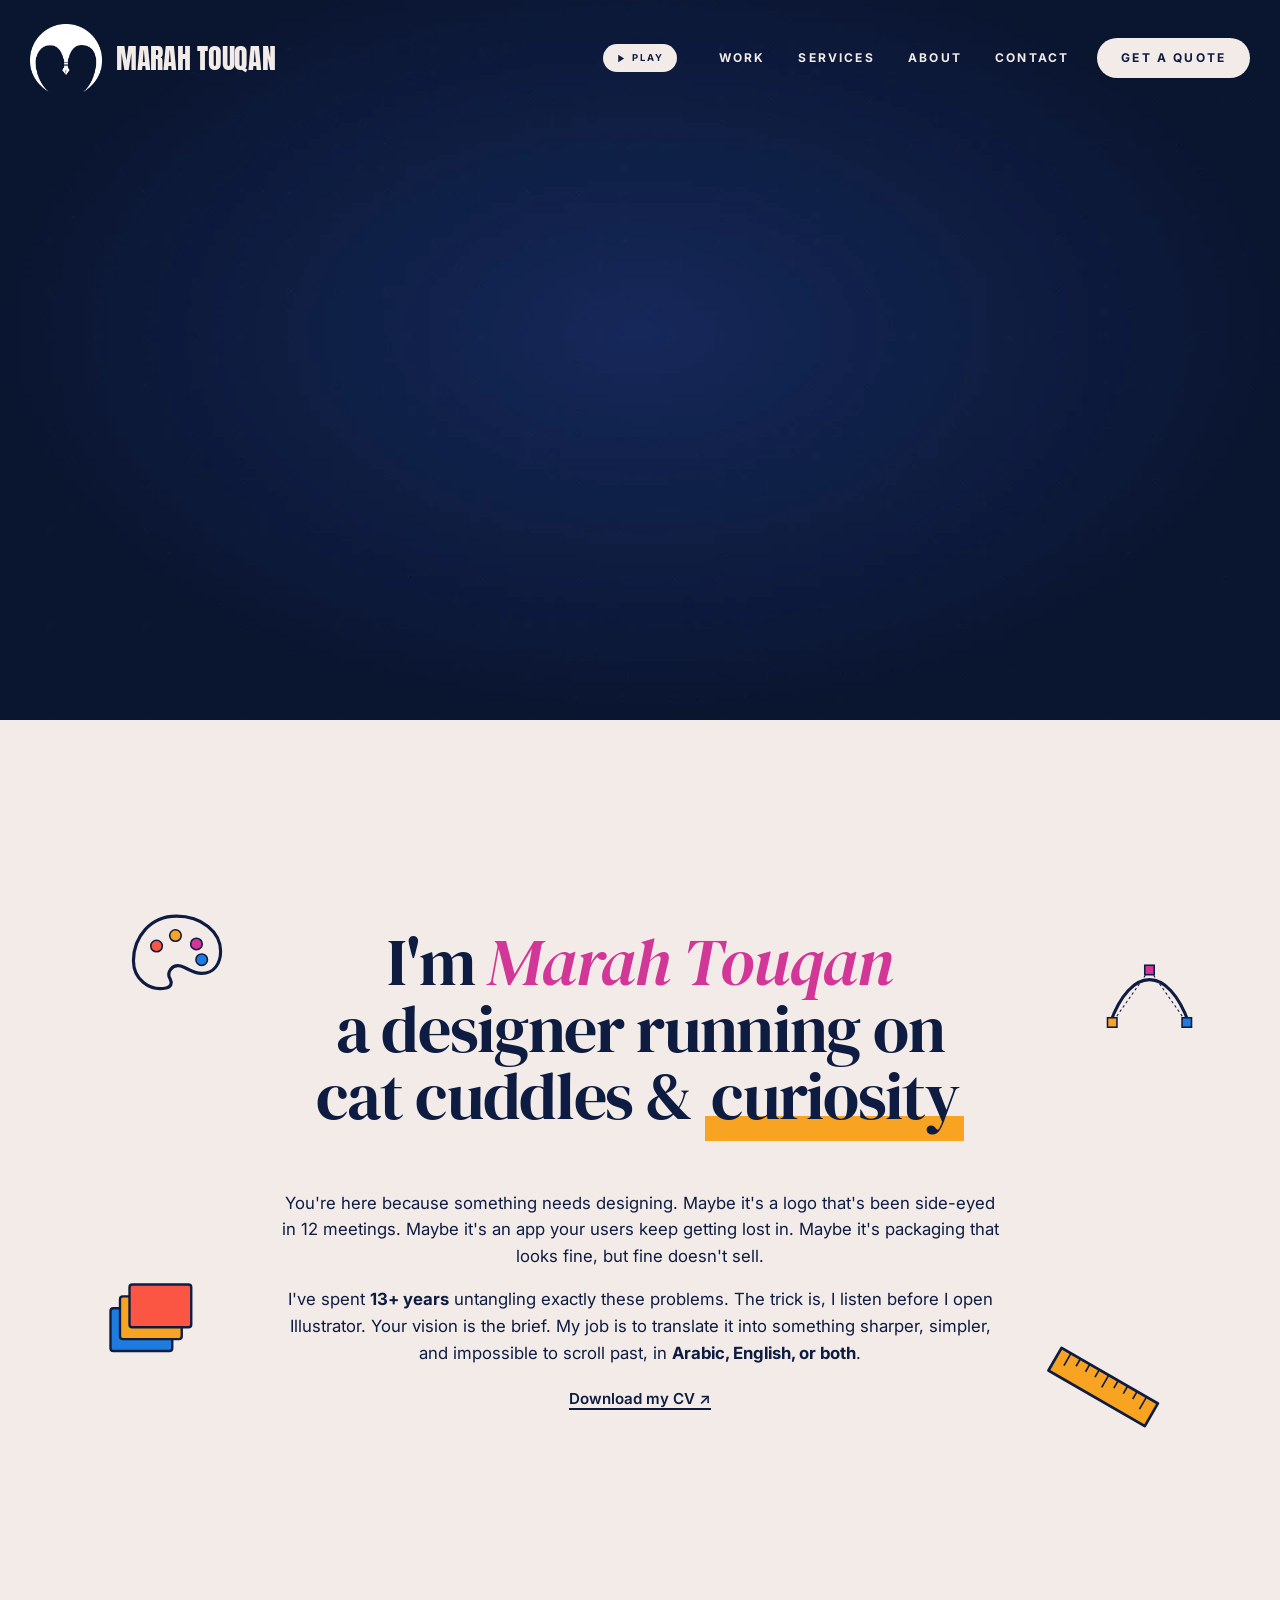
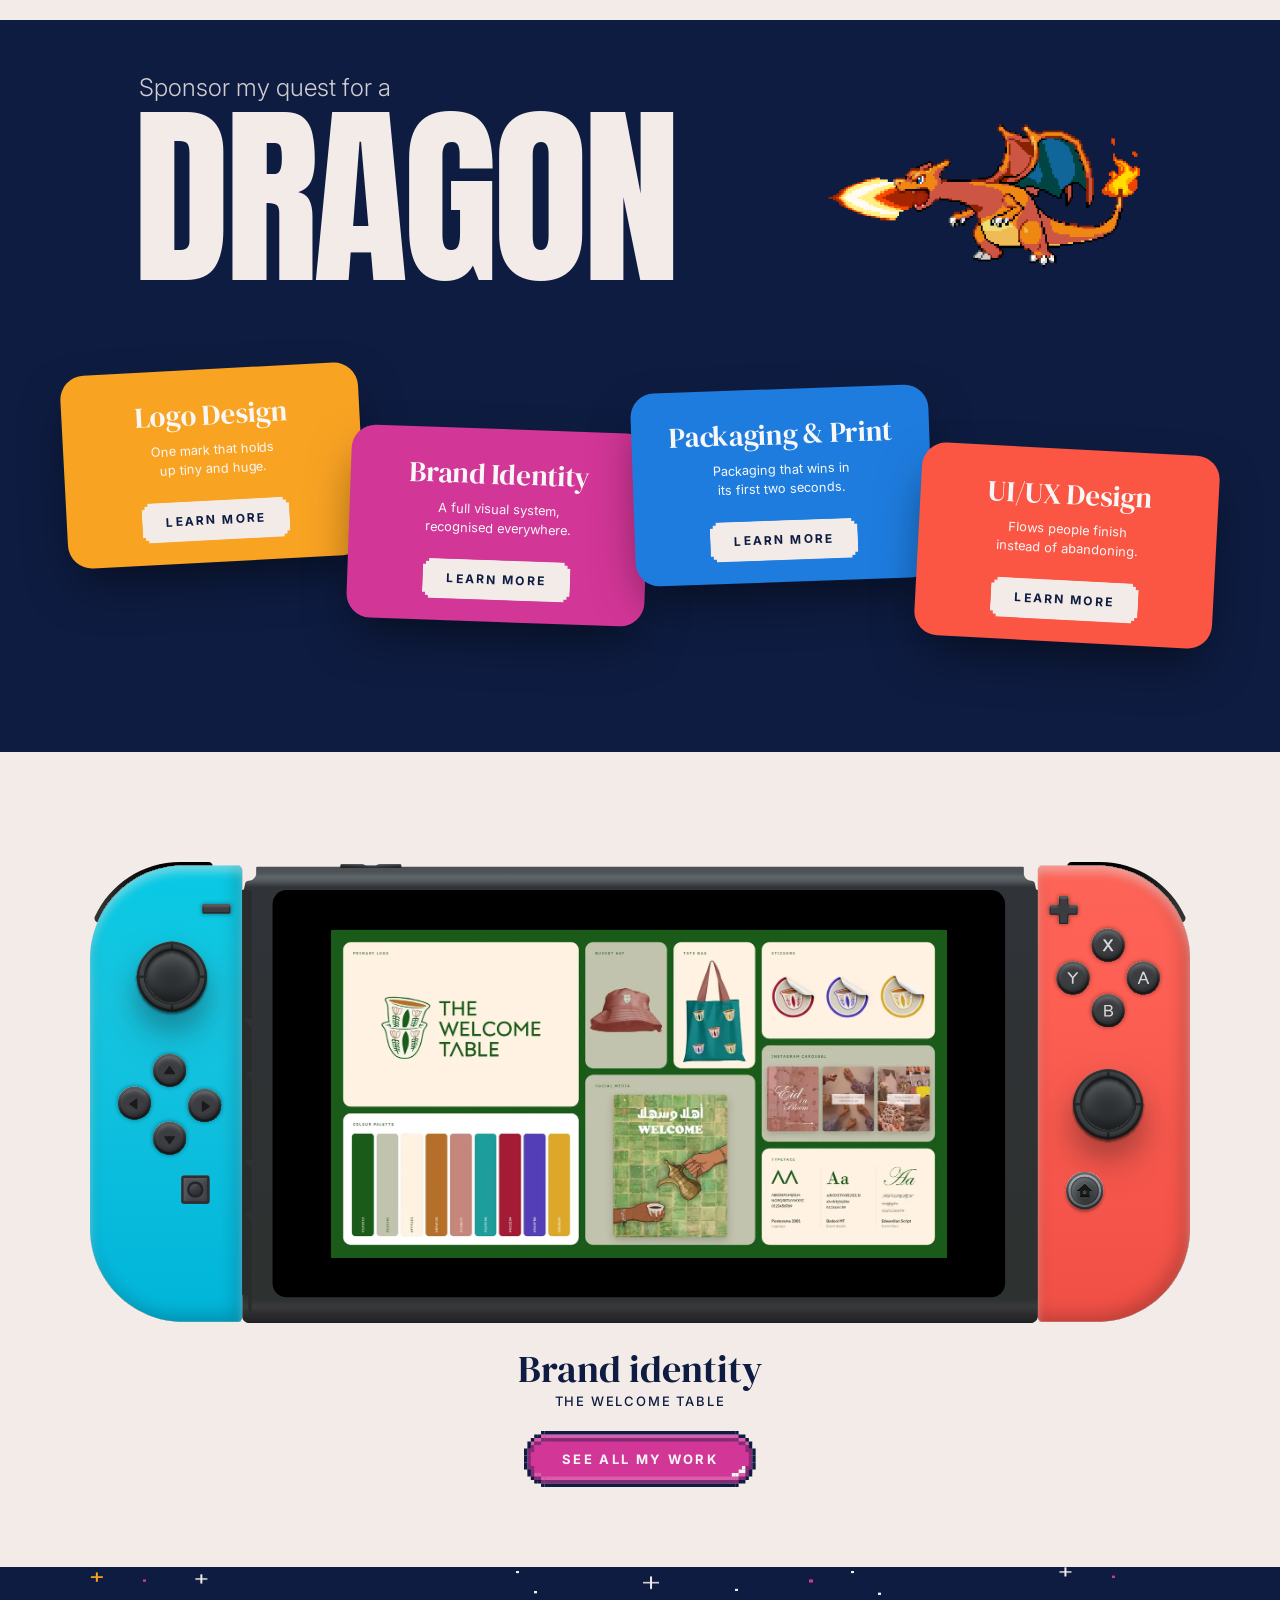
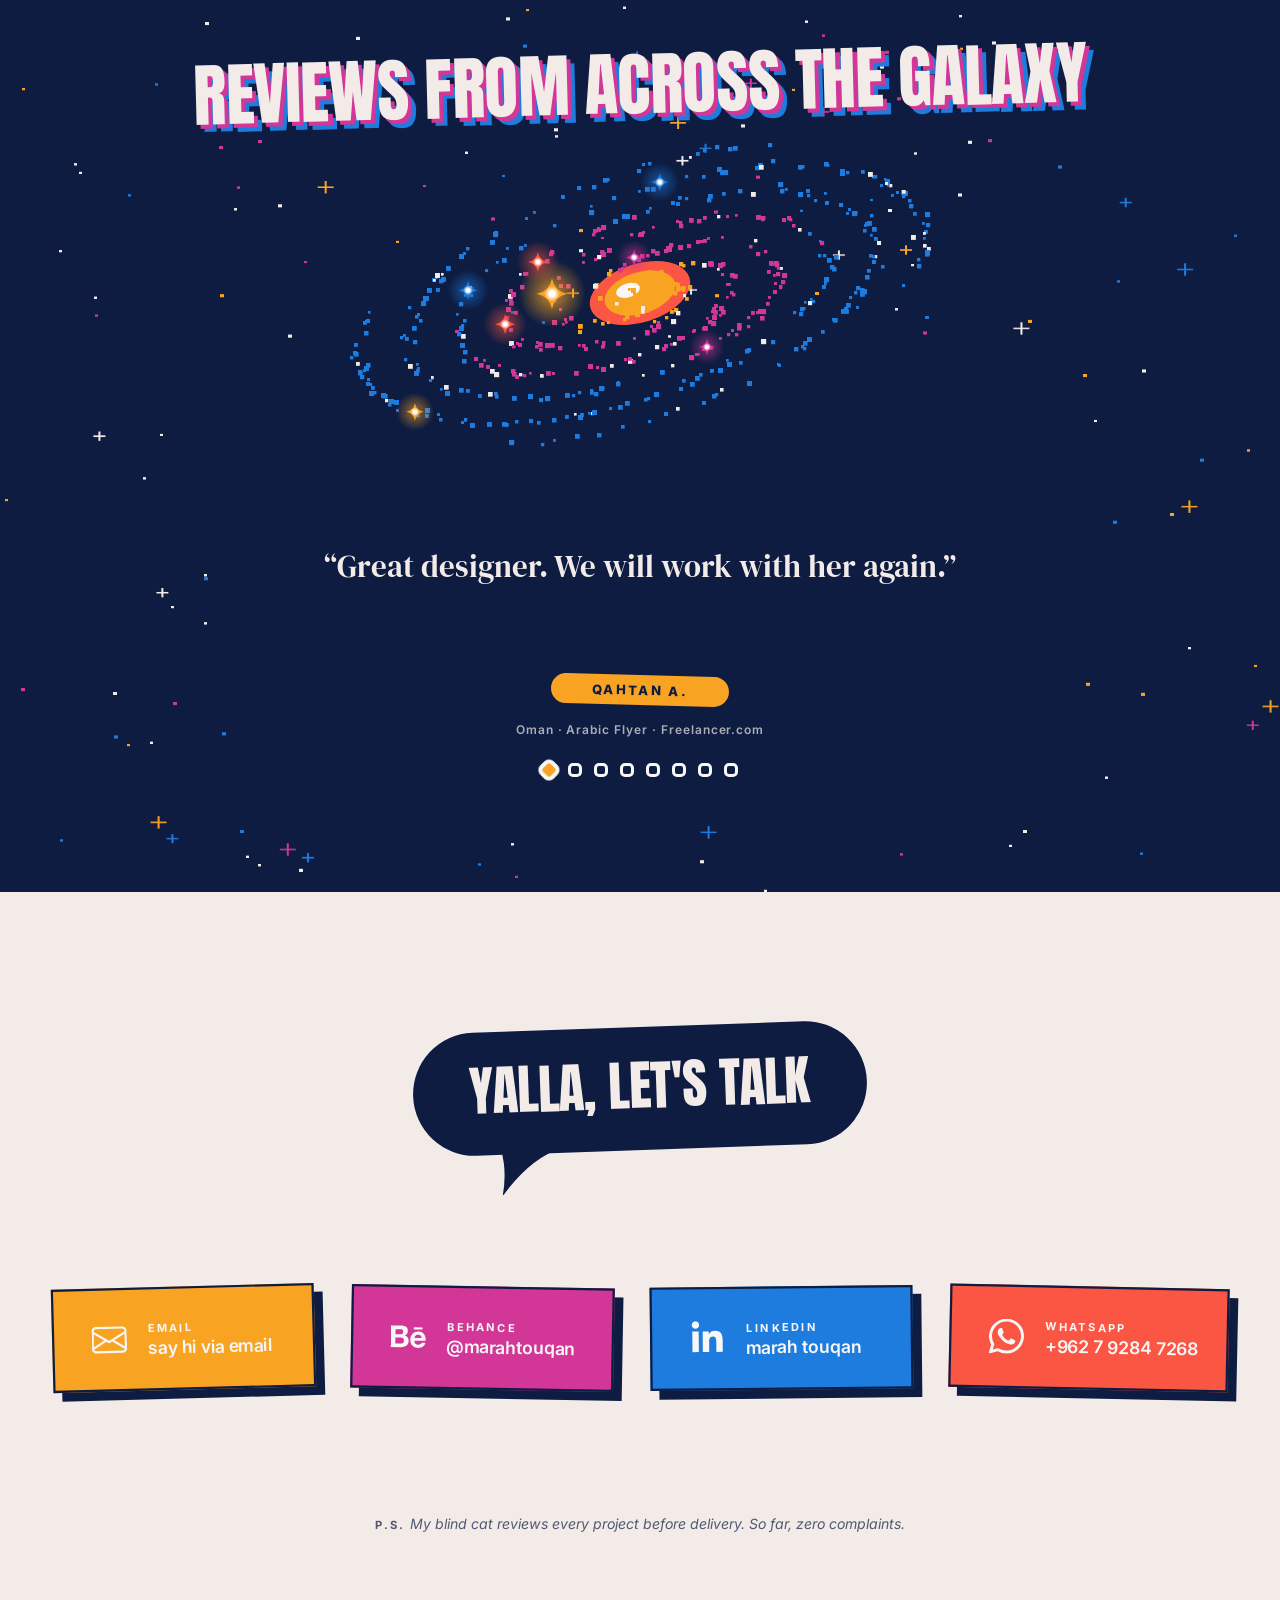
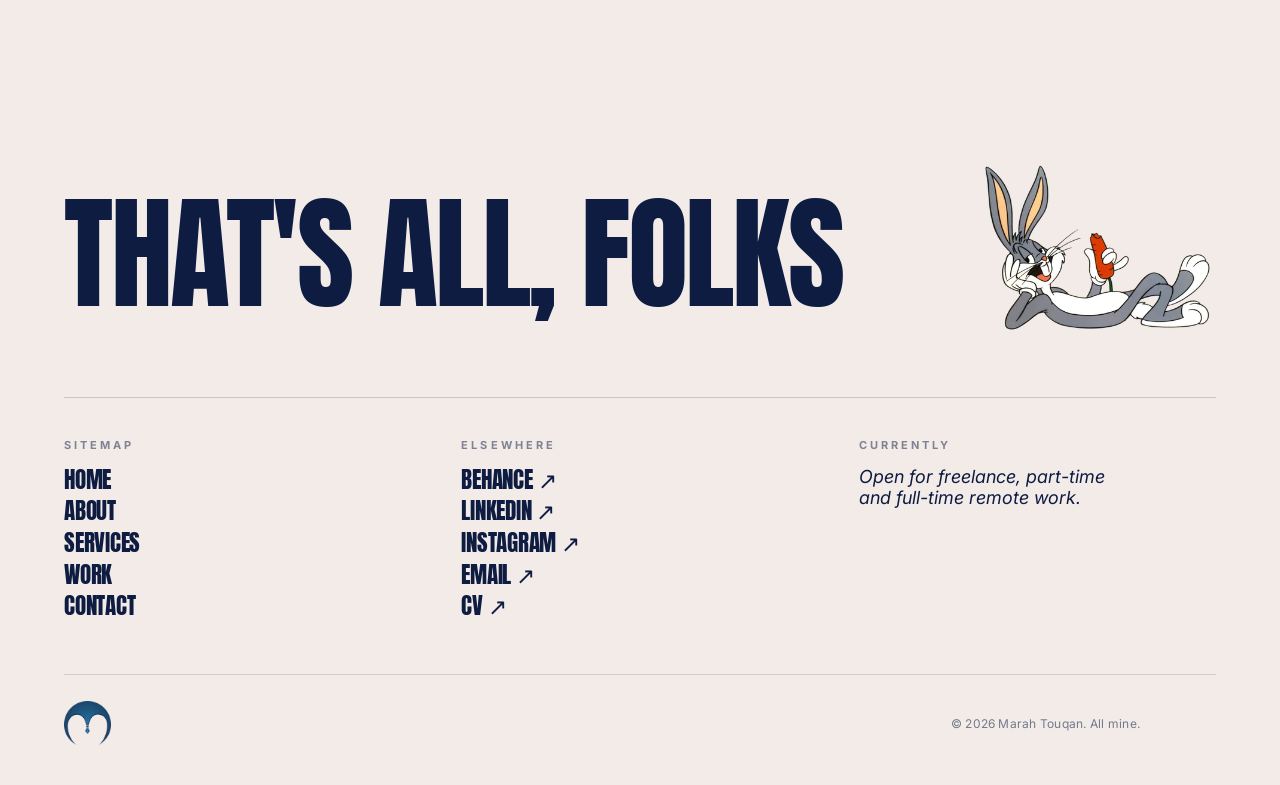
<file: index.html>
<!DOCTYPE html>
<html lang="en">
<head>
<script>/* a refresh always starts from the top of the same page */try{var __n=performance.getEntriesByType('navigation')[0];if(__n&&__n.type==='reload'){if('scrollRestoration' in history)history.scrollRestoration='manual';if(location.hash)history.replaceState(null,'',location.pathname+location.search);}}catch(e){}</script>
<meta charset="UTF-8" />
<meta name="viewport" content="width=device-width, initial-scale=1.0" />
<title>Marah Touqan | Brand Identity, Logo &amp; UI/UX Designer in Jordan</title>
<meta name="description" content="Freelance brand identity, logo, packaging and UI/UX designer in Jordan with 13+ years of experience. Arabic and English brands, websites and mobile apps for clients worldwide." />
<link rel="canonical" href="https://marahtouqan.com/" />
<meta property="og:url" content="https://marahtouqan.com/" />
<meta property="og:type" content="website" />
<meta property="og:site_name" content="Marah Touqan" />
<meta property="og:title" content="Marah Touqan | Brand Identity, Logo &amp; UI/UX Designer in Jordan" />
<meta property="og:description" content="Freelance brand identity, logo, packaging and UI/UX designer in Jordan with 13+ years of experience. Arabic and English brands, websites and mobile apps for clients worldwide." />
<meta property="og:image" content="https://marahtouqan.com/assets/og-preview.png" />
<meta property="og:image:width" content="1200" />
<meta property="og:image:height" content="630" />
<meta property="og:image:alt" content="Marah Touqan, brand identity, logo, packaging and UI/UX designer, with the four service cards: Logo Design, Brand Identity, Packaging and Print, UI/UX Design" />
<meta name="twitter:card" content="summary_large_image" />
<meta name="twitter:image" content="https://marahtouqan.com/assets/og-preview.png" />
<script>/* open at the top: stop the browser restoring an old scroll position before the first paint */
try { if ('scrollRestoration' in history && !location.hash) history.scrollRestoration = 'manual'; } catch (e) {}
</script>
<script type="application/ld+json">
{
 "@context": "https://schema.org",
 "@graph": [
  {
   "@type": "Person",
   "@id": "#marah",
   "name": "Marah Touqan",
   "jobTitle": "Brand Identity and UI/UX Designer",
   "description": "Freelance brand identity, logo, packaging and UI/UX designer with 13+ years of experience, working in Arabic and English.",
   "knowsLanguage": [
    "ar",
    "en"
   ],
   "knowsAbout": [
    "Brand identity design",
    "Logo design",
    "Packaging design",
    "UI/UX design",
    "Arabic typography"
   ],
   "sameAs": [
    "https://www.behance.net/marahtouqan",
    "https://www.linkedin.com/in/marahtouqan/",
    "https://www.instagram.com/designermarahtouqan/"
   ],
   "url": "https://marahtouqan.com/"
  },
  {
   "@type": "ProfessionalService",
   "name": "Marah Touqan, freelance designer",
   "founder": {
    "@id": "#marah"
   },
   "serviceType": [
    "Logo design",
    "Brand identity design",
    "Packaging design",
    "UI/UX design"
   ],
   "areaServed": "Worldwide",
   "availableLanguage": [
    "Arabic",
    "English"
   ],
   "sameAs": [
    "https://www.behance.net/marahtouqan",
    "https://www.linkedin.com/in/marahtouqan/",
    "https://www.instagram.com/designermarahtouqan/"
   ],
   "url": "https://marahtouqan.com/"
  },
  {
   "@type": "WebSite",
   "name": "Marah Touqan",
   "url": "https://marahtouqan.com/",
   "inLanguage": "en"
  }
 ]
}
</script>
<link rel="icon" type="image/png" href="assets/favicon.png" />
<meta name="theme-color" content="#F2EBE8" />
<link rel="preload" as="image" href="assets/hero-poster.webp" />
<link rel="preconnect" href="https://fonts.googleapis.com">
<link rel="preconnect" href="https://fonts.gstatic.com" crossorigin>
<link rel="stylesheet" href="https://fonts.googleapis.com/css2?family=Anton&family=Cairo:wght@600&family=DM+Serif+Display&family=Inter:ital,wght@0,400;0,500;0,600;0,700;1,400;1,500&display=swap">

<style>
:root {
  --bg:        #F2EBE8;  /* warm cream background */
  --ink:       #0E1C41;  /* deep navy text */
  --primary:   #1E7CDF;  /* matching saturated blue, new */
  --secondary: #F9A323;  /* orange accent */
  --pop:       #D23697;  /* bold magenta, stripe 1 */
  --soft:      #0E1C41;  /* menu background, dark blue */
}

* { box-sizing: border-box; margin: 0; padding: 0; }
.sr-only { position: absolute; width: 1px; height: 1px; padding: 0; margin: -1px; overflow: hidden; clip: rect(0,0,0,0); white-space: nowrap; border: 0; }
html, body {
  background: var(--ink); color: var(--ink);
  font-family: 'Inter', sans-serif;
  cursor: none;
}
/* Force the custom pixel cursor everywhere — no native pointer/hand on links, buttons, etc. */
*, *::before, *::after { cursor: none !important; }
@media (max-width: 768px) {
  *, *::before, *::after { cursor: auto !important; }
}

/* ============================================================
   SECTION-BY-SECTION SNAP SCROLLING (Apple / fullPage.js style)
   The HTML element is the scroll container.
   ============================================================ */
html { scroll-behavior: smooth; overflow-x: hidden; scroll-snap-type: y proximity; }
/* browser-native, gentle snapping: sections settle when you stop near one, and it never fights the wheel, keyboard or touch */
.hero, .intro, .magnificent, .work, .testimonials, .contact, .footer { scroll-snap-align: start; }
@media (max-width: 768px), (prefers-reduced-motion: reduce) {
  html { scroll-snap-type: none; }
}
@media (prefers-reduced-motion: reduce) {
  html { scroll-behavior: auto; }
  *, *::before, *::after { animation-duration: .01ms !important; animation-iteration-count: 1 !important; transition-duration: .01ms !important; }
  .intro-headline, .intro-body, .sticker { opacity: 1 !important; }
  .screen-slide { transition-duration: .6s !important; }   /* the Switch screen keeps sliding its images */
}
body { margin: 0; overflow-x: hidden; }

/* Custom pixel cursor - uses external cursor.svg with built-in outline + fill */
.pixel-cursor {
  position: fixed; top: 0; left: 0;
  width: 36px; height: 36px;
  pointer-events: none;
  z-index: 99999;
  transform: translate(2px, 1px);
  transition: transform .25s ease;
  will-change: transform;
}
.pixel-cursor img { width: 100%; height: 100%; display: block; image-rendering: pixelated; }
/* While hovering "cat cuddles" the cat replaces the cursor */
body.cat-mode .pixel-cursor,
body.cat-mode .trail-pixel { opacity: 0 !important; visibility: hidden; }
.cursor-active .pixel-cursor { transform: translate(2px, 1px) scale(1.4); }

/* touch devices have no mouse: no custom cursor, trail or cat follower, and the normal touch behaviour */
@media (hover: none), (pointer: coarse) {
  *, *::before, *::after { cursor: auto !important; }
  .pixel-cursor, .trail-pixel, .cat-follower { display: none !important; }
}
/* Tiny pixel trail dots that fade behind the cursor - black & white only */
.trail-pixel {
  position: fixed;
  width: 6px; height: 6px;
  background: var(--bg);
  outline: 1px solid var(--ink);
  pointer-events: none;
  z-index: 99998;
  animation: trailFade .55s steps(5, end) forwards;
}
@keyframes trailFade {
  0%   { opacity: 1;   transform: scale(1); }
  100% { opacity: 0;   transform: scale(0); }
}
a { color: inherit; text-decoration: none; }
button { font-family: inherit; border: none; background: none; color: inherit; }
img { display: block; max-width: 100%; }

/* ---------- Hero ---------- */
.hero {
  position: relative;
  width: 100vw; height: 100vh; min-height: 720px;
  overflow: hidden;
}

/* ---------- Header ---------- */
.header {
  position: absolute; top: 0; left: 0; right: 0; z-index: 30;
  display: flex; align-items: center; justify-content: space-between;
  padding: 28px 40px;
  color: var(--bg);
}
.brand { display: flex; align-items: center; gap: 14px; text-decoration: none; color: inherit; }
.brand img {
  height: 72px; width: 72px; object-fit: contain;
  /* keep the logo's original color */
  }
.brand-name {
  font-family: 'Anton', sans-serif;
  font-size: 28px;
  line-height: 1;
  letter-spacing: -0.01em;
  text-transform: uppercase;
  color: var(--ink);
  white-space: nowrap;
}

.burger {
  position: relative;
  width: 56px; height: 56px; display: grid; place-items: center;
  border-radius: 50%;
  transition: background .35s ease;
}
@media (hover: hover) { .burger:hover { background: rgba(238,241,234,0.18); } }
.burger span {
  position: absolute; left: 14px; right: 14px; height: 2px; background: var(--ink);
  transition: transform .35s ease, top .35s ease;
}
.burger span:nth-child(1) { top: 22px; }
.burger span:nth-child(2) { top: 32px; }
.burger.open span:nth-child(1) { top: 27px; transform: rotate(45deg); }
.burger.open span:nth-child(2) { top: 27px; transform: rotate(-45deg); }

/* Off-canvas menu */
.menu-panel {
  position: fixed; inset: 0; z-index: 25;
  background: var(--soft); /* deep purple from palette */
  display: flex; flex-direction: column; align-items: center; justify-content: center;
  gap: 28px;
  opacity: 0; pointer-events: none;
  transform: translateY(-20px);
  transition: opacity .4s ease, transform .5s ease;
}
.menu-panel.open { opacity: 1; pointer-events: auto; transform: translateY(0); }
.menu-panel a {
  font-family: 'Anton', sans-serif;
  font-weight: 400; font-size: clamp(56px, 11vw, 140px); line-height: 0.95;
  color: var(--bg); letter-spacing: 0.01em; text-transform: uppercase;
  position: relative; padding: 4px 18px;
  transition: color .3s ease, transform .35s cubic-bezier(.2,.85,.2,1), letter-spacing .3s ease;
}
@media (hover: hover) { .menu-panel a:hover {
  color: var(--secondary); /* orange on hover - only the color changes */
} }

/* ---------- Responsive ---------- */

/* Large laptop and below */
@media (max-width: 1280px) {
  .header { padding: 22px 30px; }
}

/* Tablet portrait (e.g. iPad Air vertical) */
@media (min-width: 769px) and (max-width: 1100px) and (orientation: portrait) {
  /* Compact hero: just enough to contain the headline + side labels */
  .hero { min-height: 480px; height: auto; padding-bottom: 0; }
}

/* Tablet landscape */
@media (max-width: 1024px) {
  .header { padding: 20px 26px; }
  .brand img { height: 42px; width: 42px; }
  .burger { width: 50px; height: 50px; }
  .burger span:nth-child(1) { top: 19px; }
  .burger span:nth-child(2) { top: 29px; }
  .burger.open span:nth-child(1) { top: 24px; }
  .burger.open span:nth-child(2) { top: 24px; }
}

/* Tablet portrait / small tablet */
@media (max-width: 768px) {
  body { cursor: auto; }
  /* Mobile hero: fixed compact height (290px) to keep the stripes presence consistent */
  .hero { min-height: 290px; height: auto; padding-bottom: 0; }
  .header { padding: 16px 18px; }
  .brand img { height: 38px; width: 38px; }
  .burger { width: 46px; height: 46px; }
  .burger span { left: 12px; right: 12px; }
  .burger span:nth-child(1) { top: 18px; }
  .burger span:nth-child(2) { top: 26px; }
  .burger.open span:nth-child(1) { top: 22px; }
  .burger.open span:nth-child(2) { top: 22px; }
  .menu-panel { gap: 12px; }
  .menu-panel a { font-size: clamp(36px, 9vw, 64px); }
}

/* Mobile portrait */
@media (max-width: 480px) {
  .header { padding: 14px 14px; }
  .brand { gap: 8px; }
  .brand img { height: 34px; width: 34px; }
  .burger { width: 42px; height: 42px; }
  .menu-panel a { font-size: clamp(32px, 10vw, 52px); }
}

/* Short screens (e.g. landscape phones) */
@media (max-height: 600px) and (orientation: landscape) {
  .hero { min-height: 560px; }
}

/* =========================================================
   INTRO SECTION (centered manifesto with floating stickers)
   inspired by the "FOR THE TRAILBLAZERS" idyllic layout
   ========================================================= */
.intro {
  position: relative;
  background: var(--bg);
  color: var(--ink);
  padding: 100px 5vw;
  min-height: 100vh;
  display: flex;
  flex-direction: column;
  justify-content: center;
  overflow: hidden;
  text-align: center;
}

.intro-container {
  max-width: 1400px; margin: 0 auto;
  position: relative;
  z-index: 2;
}
@keyframes introFade { from { opacity: 0; transform: translateY(24px); } to { opacity: 1; transform: translateY(0); } }

/* Big centered serif headline */
.intro-headline {
  font-family: 'DM Serif Display', Georgia, serif;
  font-weight: 400;
  /* three lines on every screen: the widest line is about 9.8em, so it never needs more than 86% of the screen width, leaving a clean gap on both sides */
  font-size: min(8.3vw, max(51.6px, 5.12vw), 88px);
  white-space: nowrap;
  line-height: 1.02;
  letter-spacing: -0.02em;
  max-width: 1300px; margin: 0 auto;
  opacity: 0;
  animation: introFade 1.1s .35s cubic-bezier(.2,.85,.2,1) forwards;
}
.intro-headline .name {
  font-style: italic;
  color: var(--pop);
  position: relative;
}
.intro-headline .pixel {
  /* Same Fraunces serif and same color as the rest of the headline */
  font-family: inherit;
  font-weight: inherit;
  font-style: inherit;
  font-size: 1em;
  color: inherit;
  position: relative;
  cursor: none;
  display: inline-block;
  transition: color .25s ease;
}
@media (hover: hover) { .intro-headline .pixel:hover {
  color: var(--pop);
} }

/* Cat photo follows the cursor while hovering "cat cuddles" */
.cat-follower {
  position: fixed;
  top: 0; left: 0;
  width: 140px; height: 140px;
  background: url("assets/cat.webp") no-repeat center / contain;
  pointer-events: none;
  opacity: 0;
  transform: translate(-50%, -50%) scale(.5) rotate(-8deg);
  transition: opacity .25s ease, transform .35s cubic-bezier(.2,.85,.2,1);
  z-index: 9998;
  will-change: transform, left, top;
}
.cat-follower.show {
  opacity: 1;
  transform: translate(-50%, -50%) scale(1) rotate(-4deg);
}
.intro-headline .underline {
  background: linear-gradient(transparent 72%, var(--secondary) 72%);
  padding: 0 6px;
  white-space: nowrap;
}

/* Body manifesto */
.intro-body {
  font-family: 'Inter', sans-serif;
  font-size: clamp(15.12px, 1.181vw, 18.9px);
  line-height: 1.6;
  max-width: 720px; margin: 60px auto 0;
  opacity: 0;
  animation: introFade 1.1s .55s cubic-bezier(.2,.85,.2,1) forwards;
}
.intro-body p + p { margin-top: 16px; }
.intro-body .intro-cv { margin-top: 20px; font-size: .9em; font-weight: 600; }
.intro-cv a { color: inherit; text-decoration: underline; text-underline-offset: 4px; text-decoration-thickness: 2px; }
@media (hover: hover) { .intro-cv a:hover { color: var(--pop); } }

.intro-body strong { font-weight: 700; }

/* Floating DESIGN-themed sticker decorations, positioned safely away from text */
.sticker {
  position: absolute;
  pointer-events: auto;
  cursor: none;
  opacity: 0;
  animation: introFade 1s .9s cubic-bezier(.2,.85,.2,1) forwards;
}
.sticker {
  /* Solid-but-invisible fill so the entire bounding box is a reliable hit target */
  background-color: rgba(0,0,0,0.001);
  z-index: 5;
}
.sticker.is-hovered { z-index: 20; }
@media (hover: hover) { .sticker:hover { z-index: 20; } }
.sticker svg {
  display: block; width: 100%; height: auto; overflow: visible;
  transition: transform .3s ease;
  pointer-events: none;  /* SVG paths don't intercept - events bubble to the parent .sticker */
}
.sticker.is-hovered svg { transform: scale(1.12); }
@media (hover: hover) { .sticker:hover svg { transform: scale(1.12); } }
.sticker.is-hovered::after {
  opacity: 1;
  transform: translateX(-50%) translateY(0) scale(1);
}

/* Service tooltip - pixel-art purple box (modeled on the uploaded design) */
.sticker::after {
  content: attr(data-service);
  position: absolute;
  top: 100%; left: 50%;
  transform: translateX(-50%) translateY(8px) scale(.9);
  transform-origin: top center;
  /* Default - gets overridden per sticker below */
  background: url("data:image/svg+xml;utf8,%3Csvg xmlns='http://www.w3.org/2000/svg' viewBox='0 0 200 80' preserveAspectRatio='none' shape-rendering='crispEdges'%3E%3Cpath d='M16 0H184V4H192V8H200V72H192V76H184V80H16V76H8V72H0V8H8V4H16Z' fill='%230E1C41'/%3E%3Cpath d='M20 4H180V8H188V12H196V68H188V72H180V76H20V72H12V68H4V12H12V8H20Z' fill='%23D23697'/%3E%3Crect x='20' y='8' width='160' height='4' fill='%23F9A323'/%3E%3Crect x='12' y='12' width='176' height='2' fill='%23F9A323'/%3E%3Crect x='12' y='66' width='176' height='2' fill='%23F9A323'/%3E%3Crect x='20' y='68' width='160' height='4' fill='%23F9A323'/%3E%3Crect x='176' y='60' width='12' height='4' fill='%23F2EBE8'/%3E%3Crect x='180' y='56' width='8' height='4' fill='%23F2EBE8'/%3E%3C/svg%3E") no-repeat center / 100% 100%;
  color: #F2EBE8;
  padding: 26px 40px;
  font-family: 'Inter', sans-serif;
  font-weight: 700;
  font-size: 16px;
  letter-spacing: 0.16em;
  text-transform: uppercase;
  white-space: nowrap;
  margin-top: 14px;
  clip-path: none;
  filter: drop-shadow(0 8px 16px rgba(14,28,65,0.18));
  opacity: 0;
  pointer-events: none;
  transition: opacity .3s ease, transform .35s cubic-bezier(.2,.85,.2,1);
}
@media (hover: hover) { .sticker:hover::after {
  opacity: 1;
  transform: translateX(-50%) translateY(0) scale(1);
} }

/* Each sticker tooltip uses the uploaded box-pixels.svg design, with a unique body color per sticker */
.sticker.palette-sticker::after { background-image: url("assets/box-magenta.svg"); }
.sticker.pen-sticker::after { background-image: url("assets/box-red.svg");     }
.sticker.layers-sticker::after { background-image: url("assets/box-blue.svg");    }
.sticker.ruler-sticker::after { background-image: url("assets/box-orange.svg"); color: var(--ink); }
/* Sizes only - positions are randomized via JS so each refresh looks different */
/* the vector shapes only show on wide screens */
@media (max-width: 1199px) { .intro .sticker { display: none !important; } }
.sticker.palette-sticker { width: 105px; animation: floatA 6s ease-in-out infinite, introFade 1s .9s cubic-bezier(.2,.85,.2,1) forwards; }
.sticker.pen-sticker { width: 105px; animation: floatB 7s ease-in-out infinite, introFade 1s 1.1s cubic-bezier(.2,.85,.2,1) forwards; }
.sticker.layers-sticker { width: 95px;  animation: floatA 8s ease-in-out infinite reverse, introFade 1s 1.2s cubic-bezier(.2,.85,.2,1) forwards; }
.sticker.ruler-sticker { width: 120px; animation: floatB 9s ease-in-out infinite, introFade 1s 1.3s cubic-bezier(.2,.85,.2,1) forwards; }
.sticker.ruler-sticker svg { transform: rotate(30deg); }
/* Keep the 30deg rotation AND add scale on hover so the ruler grows like the others */
.sticker.ruler-sticker.is-hovered svg { transform: rotate(30deg) scale(1.12); }
@media (hover: hover) { .sticker.ruler-sticker:hover svg { transform: rotate(30deg) scale(1.12); } }

@keyframes floatA {
  0%, 100% { transform: translateY(0) rotate(calc(var(--tilt, 0deg) - 4deg)); }
  50%      { transform: translateY(-18px) rotate(calc(var(--tilt, 0deg) + 4deg)); }
}
@keyframes floatB {
  0%, 100% { transform: translate(0,0) rotate(calc(var(--tilt, 0deg) + 6deg)); }
  50%      { transform: translate(8px,-12px) rotate(calc(var(--tilt, 0deg) - 6deg)); }
}

/* Responsive */
@media (max-width: 1200px) {
  /* Shrink stickers on tablet so they don't crowd text */
  .sticker.palette-sticker { width: 90px;  }
  .sticker.pen-sticker { width: 90px;  }
  .sticker.layers-sticker { width: 80px;  }
  .sticker.ruler-sticker { width: 100px; }
}
@media (max-width: 900px) {
  .intro { padding: 90px 5vw 110px; }
}

/* =========================================================
   MAGNIFICENT SECTION - big numbered list, full-bleed rows
   ========================================================= */
.magnificent {
  background: var(--ink);
  color: var(--bg);
  padding: 0 0 0;
  position: relative;
  overflow: visible;
}

/* Header - designer's notebook page, asymmetric & layered */
.mag-header {
  max-width: 1600px;
  margin: 0 auto;
  padding: 55px 5vw 65px;
  position: relative;
  display: grid;
  grid-template-columns: 1fr;
  gap: 0;
}

/* Main title block: dramatic mixed scales, off-center */
.mag-title-block {
  position: relative;
  display: flex; flex-direction: row; flex-wrap: nowrap;   /* the gif always stays on the same line as the title */
  align-items: flex-end;
  justify-content: center;
  gap: clamp(12px, 2.8vw, 40px);
}
.mag-dragon-gif {
  position: relative;
  flex: 0 0 auto;
  width: clamp(120px, 34vw, 527px);
  min-width: 0;
  height: auto;
  cursor: none;
  z-index: 5;
  transition: transform .35s cubic-bezier(.2,.85,.2,1);
}
@media (hover: hover) { .mag-title-block:hover .mag-dragon-gif {
  transform: scale(1.04);
} }

/* Pixel art tooltip - dragon wish - follows the cursor */
.dragon-tooltip {
  position: fixed;
  left: 0;
  top: 0;
  width: clamp(260px, 24vw, 380px);
  padding: 28px 30px;
  background: url("data:image/svg+xml;utf8,%3Csvg xmlns='http://www.w3.org/2000/svg' viewBox='0 0 240 140' preserveAspectRatio='none' shape-rendering='crispEdges'%3E%3Cpath d='M20 0H220V4H228V8H236V12H240V128H236V132H228V136H220V140H20V136H12V132H4V128H0V12H4V8H12V4H20Z' fill='%230E1C41'/%3E%3Cpath d='M24 4H216V8H224V12H232V16H236V124H232V128H224V132H216V136H24V132H16V128H8V124H4V16H8V12H16V8H24Z' fill='%23F2EBE8'/%3E%3Crect x='28' y='12' width='4' height='4' fill='%23FA5643'/%3E%3Crect x='32' y='16' width='4' height='4' fill='%23F9A323'/%3E%3Crect x='36' y='12' width='4' height='4' fill='%23D23697'/%3E%3Crect x='204' y='124' width='4' height='4' fill='%23D23697'/%3E%3Crect x='208' y='120' width='4' height='4' fill='%23FA5643'/%3E%3Crect x='200' y='120' width='4' height='4' fill='%23F9A323'/%3E%3C/svg%3E") no-repeat center / 100% 100%;
  color: var(--ink);
  font-family: 'Inter', sans-serif;
  font-weight: 500;
  font-size: clamp(14px, 1.05vw, 17px);
  line-height: 1.5;
  text-transform: none;
  letter-spacing: 0.005em;
  opacity: 0;
  transform: translate(-50%, -110%) scale(.9);
  transform-origin: bottom center;
  transition: opacity .25s ease, transform .3s cubic-bezier(.2,.85,.2,1);
  pointer-events: none;
  z-index: 9999;
  filter: drop-shadow(0 12px 24px rgba(14,28,65,0.28));
}
.dragon-tooltip strong {
  color: var(--ink);
  font-weight: 700;
}
.dragon-tooltip.show {
  opacity: 1;
  transform: translate(-50%, -110%) scale(1);
}

.mag-title-pre {
  font-family: 'Inter', sans-serif;
  font-weight: 300;
  font-size: clamp(13px, 1.9vw, 31px);
  color: var(--bg); opacity: .85;
  line-height: 1;
  margin: 0 0 12px;
  white-space: nowrap;
  /* starts exactly where the D of DRAGON starts: the D's side gap in the big title, minus the S's side gap here */
  padding-left: calc(clamp(56px, 15.3vw, 272px) * 0.037 - clamp(13px, 1.9vw, 31px) * 0.04);
  display: block;
  text-align: left;
  position: relative;
}

.mag-word-anton {
  font-family: 'Anton', sans-serif;
  font-weight: 400;
  font-size: clamp(56px, 15.3vw, 272px);
  line-height: 0.88;
  letter-spacing: -0.025em;
  color: var(--bg);
  text-transform: uppercase;
  margin: 0;
  position: relative;
  align-self: center;
}
/* Hand-drawn scribble underline behind the big word */
.mag-word-anton::before {
  content: "";
  position: absolute;
  left: -2%;
  right: 20%;
  bottom: 0.05em;
  height: 0.18em;
  background: var(--pop);
  z-index: -1;
  transform: scaleX(0) skewY(-1deg);
  transform-origin: left;
  animation: scribble 1.4s .4s cubic-bezier(.7,0,.2,1) forwards;
  border-radius: 0 14px 0 14px;
}
@keyframes scribble { to { transform: scaleX(1) skewY(-1deg); } }

/* Wrapper sized to MAGNIFICENT so "at doing" can hug its right edge */
.mag-word-wrap {
  align-self: flex-start;
  display: inline-block;
  text-align: left;
}
.mag-word-wrap .mag-word-anton { align-self: auto; display: block; }

@media (max-width: 900px) {
  .mag-title-pre { margin-left: 0; }
}

/* =========================================================
   STACKED TILTED SERVICE CARDS (idyllic-inspired)
   ========================================================= */
.mag-cards {
  display: flex;
  justify-content: center;
  align-items: flex-start;
  max-width: 1500px;
  margin: 10px auto 0;
  padding: 40px 5vw 120px;
  position: relative;
}
.mag-card {
  display: flex;
  flex-direction: column;
  align-items: center;
  justify-content: center;
  text-align: center;
  text-decoration: none;
  flex: 1 1 0;
  min-width: 0;
  min-height: 190px;
  background: var(--card-color, #D23697);
  color: var(--ink);
  padding: 30px 12px 84px;
  border-radius: 24px;
  position: relative;
  box-shadow: 0 22px 50px -12px rgba(0,0,0,.55);
  transition: transform .55s cubic-bezier(.2,.85,.2,1), box-shadow .55s ease;
  cursor: none;
}
/* Stagger + tilt: each card sits at a different vertical offset and angle */
.mag-card[data-card="01"] { --card-color: #F9A323; --card-text: #F7F7F7;  transform: translateY(-30px) rotate(-3deg); margin-right: -1.2%; z-index: 1; }
.mag-card[data-card="02"] { --card-color: #D23697; --card-text: #F7F7F7;  transform: translateY(30px)  rotate(2deg);  margin-right: -1.2%; z-index: 2; }
.mag-card[data-card="03"] { --card-color: #1E7CDF; --card-text: #F7F7F7;  transform: translateY(-10px) rotate(-2deg); margin-right: -1.2%; z-index: 3; }
.mag-card[data-card="04"] { --card-color: #FA5643; --card-text: #F7F7F7;  transform: translateY(50px)  rotate(3deg);  z-index: 4; }

@media (hover: hover) { .mag-card:hover {
  transform: translateY(-30px) rotate(0deg) scale(1.03);
  z-index: 10;
  box-shadow: 0 36px 70px -16px rgba(0,0,0,.65);
} }

.mag-card h3 {
  font-family: 'DM Serif Display', Georgia, serif;
  font-weight: 400;
  font-size: clamp(19px, 2.25vw, 34px);
  line-height: 1.05;
  white-space: nowrap;
  text-align: center;
  margin: 0;
  color: var(--card-text, var(--ink));
  letter-spacing: -0.01em;
}

.mag-card h3 br { display: none; }


.mag-card-ribbon {
  position: absolute;
  bottom: 22px;
  left: 50%;
  transform: translateX(-50%);
  background: var(--bg);
  color: var(--ink);
  padding: 12px 24px 13px;
  font-family: 'Inter', sans-serif;
  font-weight: 700;
  letter-spacing: 0.18em;
  font-size: 12px;
  text-transform: uppercase;
  white-space: nowrap;
  /* Pixel-stepped rounded corners matching the cursor + tooltip pixel theme */
  clip-path: polygon(
    6px 0, calc(100% - 6px) 0,
    calc(100% - 6px) 3px, calc(100% - 3px) 3px,
    calc(100% - 3px) 6px, 100% 6px,
    100% calc(100% - 6px),
    calc(100% - 3px) calc(100% - 6px),
    calc(100% - 3px) calc(100% - 3px),
    calc(100% - 6px) calc(100% - 3px),
    calc(100% - 6px) 100%,
    6px 100%,
    6px calc(100% - 3px),
    3px calc(100% - 3px),
    3px calc(100% - 6px),
    0 calc(100% - 6px),
    0 6px,
    3px 6px,
    3px 3px,
    6px 3px
  );
  transition: transform .3s cubic-bezier(.2,.85,.2,1), background .3s ease, color .3s ease;
}
@media (hover: hover) { .mag-card:hover .mag-card-ribbon {
  transform: translateX(-50%) translateY(-4px);
  background: var(--ink);
  color: var(--bg);
} }

@media (max-width: 1024px) {
  .mag-cards { flex-wrap: nowrap; padding: 40px 4vw 90px; gap: 14px; }
  .mag-card,
  .mag-card[data-card="01"],
  .mag-card[data-card="02"],
  .mag-card[data-card="03"],
  .mag-card[data-card="04"] {
    flex: 1 1 0;
    min-width: 0;
    margin-right: 0;
    transform: rotate(-2deg);
  }
  .mag-card { padding: 26px 10px 76px; }
  .mag-card h3 { font-size: clamp(15px, 2vw, 20px); }
  .mag-card-ribbon { padding: 10px 14px 11px; font-size: 10px; letter-spacing: .1em; max-width: calc(100% - 16px); }
  .mag-card[data-card="02"] { transform: rotate(2deg); }
  .mag-card[data-card="04"] { transform: rotate(2deg); }
}
@media (max-width: 900px) {
  .mag-cards { flex-wrap: wrap; gap: 18px; }
  .mag-card,
  .mag-card[data-card="01"],
  .mag-card[data-card="02"],
  .mag-card[data-card="03"],
  .mag-card[data-card="04"] {
    flex: 0 1 calc(50% - 9px);
    min-height: 150px;
    transform: rotate(0deg);
  }
  .mag-card h3 { font-size: clamp(18px, 3.6vw, 28px); }
}
@media (max-width: 600px) {
  .mag-cards { flex-wrap: wrap; gap: 16px; }
  .mag-card,
  .mag-card[data-card="01"],
  .mag-card[data-card="02"],
  .mag-card[data-card="03"],
  .mag-card[data-card="04"] {
    flex: 0 1 calc(50% - 8px);
    min-width: 0;
    min-height: 130px;
    padding: 22px 14px 70px;
    transform: rotate(0deg);
  }
  .mag-card h3 { font-size: clamp(14px, 4.3vw, 19px); }
  .mag-card-ribbon { padding: 9px 14px 10px; font-size: 10px; letter-spacing: .12em; bottom: 16px; }
}

/* =========================================================
   SELECTED WORK SECTION
   ========================================================= */
.work {
  background: var(--bg);
  color: var(--ink);
  padding: 80px 5vw 80px;
  position: relative;
  overflow: hidden;
  min-height: 78vh;
  display: flex;
  flex-direction: column;
  justify-content: center;
  box-sizing: border-box;
}

/* Project grid */
/* ============== Circular orbit layout for work cards ============== */
/* Sticky back-to-top button */
.back-to-top {
  position: fixed;
  right: 24px;
  bottom: 24px;
  width: 52px;
  height: 52px;
  border-radius: 50%;
  border: 2.5px solid var(--bg);
  background: transparent;
  color: var(--bg);
  display: grid;
  place-items: center;
  cursor: pointer;
  z-index: 9999;
  opacity: 0;
  pointer-events: none;
  transform: translateY(8px);
  transition: opacity .3s ease, transform .3s ease;
  padding: 0;
}
.back-to-top.is-visible {
  opacity: 1;
  pointer-events: auto;
  transform: translateY(0);
}
/* When the button is over a light/cream section, switch to dark ink color */
.back-to-top.is-on-light {
  border-color: var(--ink);
  color: var(--ink);
}
@media (hover: hover) { .back-to-top:hover {
  transform: translateY(-3px);
} }
.back-to-top svg {
  width: 22px;
  height: 22px;
}

/* Work section title */
.work-title {
  position: absolute; width: 1px; height: 1px; margin: -1px; padding: 0;
  overflow: hidden; clip: rect(0 0 0 0); white-space: nowrap; border: 0;
}
.work-title-main {
  display: block;
  font-family: 'Anton', sans-serif;
  font-weight: 400;
  text-transform: uppercase;
  line-height: 1;
  letter-spacing: 0.01em;
  font-size: clamp(44px, 6.6vw, 100px);
  color: #0E1C41;
}

/* Work hero — responsive Nintendo Switch with a slideshow inside the screen */
.work-hero {
  width: 100%;
  margin: 30px auto 0;
  line-height: 0;
  display: flex;
  justify-content: center;
  align-items: center;
}
.switch-frame {
  position: relative;
  width: 100%;
  max-width: 1100px;
  margin: 0 auto;
}
.work-hero-img {
  display: block;
  width: 100%;
  height: auto;
  margin: 0 auto;
}
/* Position the screen exactly over the SVG screen rect (x=103, y=29, w=263, h=140 in a 470x197 canvas) */
.switch-screen {
  position: absolute;
  left: 21.91%;
  top: 14.72%;
  width: 55.96%;
  height: 71.07%;
  overflow: hidden;
  border-radius: 0.18%;
  display: block;
  text-decoration: none;
}
.screen-slide {
  position: absolute;
  top: 0;
  left: -1px;                 /* 2px wider than the screen so neighbouring images overlap and never show a gap */
  width: calc(100% + 2px);
  max-width: none;            /* the site-wide img max-width would cap this back to 100% and leave a 1px dark edge */
  height: 100%;
  backface-visibility: hidden;
  background: var(--ink);
  object-fit: cover;
  transform: translateX(100%);
  transition: transform .6s ease;
}
.screen-slide.is-active { transform: none; }

/* Clickable Joy-Con buttons (positions are % of the 470x197 console canvas) */
.joy-btn {
  position: absolute;
  width: 4.2%;
  aspect-ratio: 1;
  transform: translate(-50%, -50%);
  border: 0;
  border-radius: 50%;
  background: transparent;
  padding: 0;
  cursor: pointer;
  transition: background .15s ease, transform .15s ease, box-shadow .15s ease;
}
@media (hover: hover) { .joy-btn:hover { background: rgba(255,255,255,.28); box-shadow: 0 0 0 3px rgba(255,255,255,.55); } }
.joy-btn:active { transform: translate(-50%, -50%) scale(.85); background: rgba(0,0,0,.3); }
.joy-btn:focus-visible { outline: 3px solid var(--primary, #1E7CDF); outline-offset: 2px; }

@media (max-width: 1024px) {
  .work { padding: 100px 5vw 120px; }
}
@media (max-width: 600px) {
  .work { padding: 80px 5vw 90px; }
}

/* =========================================================
   TESTIMONIALS SECTION
   ========================================================= */
.testimonials {
  color: var(--bg);
  padding: 115px 5vw 115px;
  position: relative;
  overflow: hidden;
  min-height: 100vh;
  box-sizing: border-box;
  display: flex;
  flex-direction: column;
  justify-content: center;}
.testimonials-inner {
  width: 100%;
  max-width: 1500px;
  margin: -30px auto 0;
}

/* Marker-swipe title: all words on a single tilted color stripe */
.testimonials-title {
  margin: 0 auto 60px;
  display: block;
  text-align: center;
  line-height: 1;
}
.testimonials-title-banner {
  display: inline-block;
  padding: 0;
  background: none;
  color: var(--bg);
  border: none;
  box-shadow: none;
  transform: none;
  font-family: 'Anton', sans-serif;
  text-transform: uppercase;
  letter-spacing: -0.005em;
  line-height: 0.95;
  font-size: clamp(36px, 5.4vw, 84px);
  white-space: nowrap;
  text-shadow: 4px 4px 0 #D23697, 8px 8px 0 #1E7CDF;
  transform: rotate(-1.5deg);
}
@media (max-width: 700px) {
  .testimonials-title { text-align: center; }
  .testimonials-title-banner { white-space: normal; font-size: clamp(30px, 9.5vw, 48px); text-wrap: balance; }
  .testimonials-title-banner { text-shadow: 3px 3px 0 #D23697; line-height: 1.05; }
}
/* Override the old per-word styles — every word is just inline plain text on the swipe */
.zg, .zg-1, .zg-2, .zg-3, .zg-4, .zg-5 {
  display: inline;
  font-family: inherit;
  font-weight: 400;
  font-size: inherit;
  color: inherit;
  text-transform: inherit;
  letter-spacing: inherit;
  line-height: inherit;
  transform: none;
  animation: none;
  margin: 0;
  padding: 0;
}


/* ============================================================
   REVIEWS GALAXY: starfield, floating UFOs, transmission box
   ============================================================ */
.testimonials {
  background: var(--ink);
}
.gx-canvas { position: absolute; inset: 0; width: 100%; height: 100%; z-index: 0; pointer-events: none; }
.testimonials-inner { position: relative; z-index: 1; }
.cn { position: relative; max-width: 1100px; margin: 0 auto; }
.cn-svg { display: block; width: 100%; height: clamp(280px, calc(26vw + 80px), 370px); margin: -40px 0; transform: translateY(-30px); }
.testimonials-title { position: relative; z-index: 2; }
.cn-gal { cursor: default; touch-action: pan-y; }
.cn-text { text-align: center; max-width: 760px; margin: 6px auto 0; display: flex; flex-direction: column; align-items: center; gap: 22px; }
/* only the words change: quote, name letters and role fade in; the orange oval and the dots stay put */
@keyframes cnWipe { from { clip-path: inset(0 100% 0 0); } to { clip-path: inset(0 0 0 0); } }
@keyframes cnWipeCover { from { transform: scaleX(1); } to { transform: scaleX(0); } }
.cn-quote.cn-swap, .cn-role.cn-swap { animation: cnWipe .6s steps(12, end) both; }
/* the name sits on the orange oval, which never moves: a block of the same orange slides off to the right and reveals the new name */
.cn-name { position: relative; }
.cn-name::after { content: ''; position: absolute; inset: 0; border-radius: inherit; background: #F9A323; transform: scaleX(0); transform-origin: right center; pointer-events: none; }
.cn-name.cn-swap::after { animation: cnWipeCover .6s steps(12, end) both; }
/* cartoon speech bubble for the review, tail pointing up at the galaxy */
.cn-card { position: relative; width: 100%; box-sizing: border-box; padding: 0 12px; display: flex; flex-direction: column; align-items: center; justify-content: flex-start; gap: 14px; }
.cn-quote { font-family: 'DM Serif Display', 'Cairo', serif; font-style: normal; font-size: clamp(20px, 2.4vw, 32px); line-height: 1.2; color: var(--bg); display: flex; align-items: center; justify-content: center; margin: 0; }
.cn-name { font-family: 'Inter', sans-serif; font-weight: 800; font-size: 13px; letter-spacing: .18em; text-transform: uppercase; color: var(--ink); background: #F9A323; padding: 7px 14px; border: 3px solid var(--ink); border-radius: 999px; margin: 0; transform: rotate(1.5deg); text-align: center; box-sizing: border-box; white-space: nowrap; }
.cn-role { font-family: 'Inter', sans-serif; font-weight: 600; font-size: 12px; letter-spacing: .08em; color: var(--bg); opacity: .7; margin: 0; }
.cn-dots { display: flex; gap: 12px; margin-top: 4px; }
.cn-dot { width: 14px; height: 14px; padding: 0; border: 3px solid #F7F7F7; border-radius: 5px; background: transparent; cursor: pointer; transition: transform .2s steps(3, end), background .2s; }
.cn-dot:nth-child(4n+1).on { background: #F9A323; } .cn-dot:nth-child(4n+2).on { background: #D23697; } .cn-dot:nth-child(4n+3).on { background: #1E7CDF; } .cn-dot:nth-child(4n).on { background: #FA5643; }
.cn-dot.on { transform: scale(1.35) rotate(45deg); }
.cn-dot:focus-visible { outline: 2px solid var(--bg); outline-offset: 3px; }

@media (max-width: 700px) { .cn-svg { transform: translateY(-20px); height: 320px; width: 100vw; margin-left: calc(50% - 50vw); max-width: none; } }
@media (prefers-reduced-motion: reduce) { .cn-swap, .cn-swap::after { animation-duration: .6s !important; animation-iteration-count: 1 !important; } .cn-dot { transition-duration: .2s !important; } }



@media (max-width: 1024px) {
  .testimonials { padding: 90px 5vw 100px; min-height: max(100vh, 640px); }
  .testimonials-inner { margin-top: 0; }
  .testimonials-title { margin-bottom: 60px; }
}
@media (max-width: 600px) {
  .testimonials { padding: 80px 5vw 80px; }
}

/* =========================================================
   CONTACT SECTION
   ========================================================= */
.contact {
  background: #F2EBE8;
  color: var(--ink);
  padding: 200px 5vw 200px;
  position: relative;
  overflow: hidden;
}

.contact-inner {
  max-width: 1500px;
  margin: 0 auto;
}

/* Tilted cream banner title (matching the work section style) */
.contact-header {
  text-align: center;
  margin-bottom: 80px;
}
/* Contact title — cartoon speech bubble (30% smaller, nudged up) */
.contact-title {
  /* everything is sized in em from the title's own font size, so the bubble keeps the same shape on every screen */
  font-size: clamp(40px, 4.2vw, 64px);
  margin: -70px auto 30px;
  display: inline-block;
  position: relative;
  padding: .625em 1.05em .75em;
  background: var(--ink);
  color: var(--bg);
  border-radius: 1.15em;
  transform: rotate(-2deg);
}
.contact-title::after {
  /* speech bubble tail (lower-left): a curved point that grows out of the bubble */
  content: "";
  position: absolute;
  bottom: -.75em;
  left: 1.6em;
  width: 1.15em; height: .85em;
  background: var(--ink);
  -webkit-mask: url("data:image/svg+xml,%3Csvg xmlns='http://www.w3.org/2000/svg' viewBox='0 0 46 34' preserveAspectRatio='none'%3E%3Cpath d='M0 0H46Q22 6 0 34Q4 16 0 0Z'/%3E%3C/svg%3E") 0 0 / 100% 100% no-repeat;
  mask: url("data:image/svg+xml,%3Csvg xmlns='http://www.w3.org/2000/svg' viewBox='0 0 46 34' preserveAspectRatio='none'%3E%3Cpath d='M0 0H46Q22 6 0 34Q4 16 0 0Z'/%3E%3C/svg%3E") 0 0 / 100% 100% no-repeat;
}
.contact-title-banner {
  display: block;
  font-family: 'Anton', sans-serif;
  font-weight: 400;
  text-transform: uppercase;
  letter-spacing: -0.01em;
  line-height: 0.92;
  font-size: 1em;
  color: var(--bg);
  white-space: nowrap;
}

/* Contact cards grid */
/* Contact layout: title/lede left, cards right (2x2) */
.contact-layout {
  display: flex;
  flex-direction: column;
  align-items: center;
  gap: 50px;
  text-align: center;
}
.contact-grid {
  display: grid;
  grid-template-columns: repeat(4, 1fr);
  gap: 60px;
  width: 100%;
  max-width: 1240px;
  margin: -20px auto 0;
}
@media (max-width: 900px) {
  .contact-grid { grid-template-columns: repeat(2, 1fr); gap: 28px; }
}
@media (max-width: 540px) {
  .contact-grid { grid-template-columns: 1fr; }
}

/* Contact card — testimonial-style: solid color box, dark blue border + shadow,
   horizontal layout with icon on left, text on right */
.contact-card {
  --card-c: #D23697;
  background: var(--card-c);
  color: var(--bg);
  text-decoration: none;
  border: 2.5px solid var(--ink);
  border-radius: 0;
  box-shadow: 8px 8px 0 var(--ink);
  display: flex;
  flex-direction: row;
  align-items: center;
  gap: 11px;
  text-align: left;
  position: relative;
  overflow: visible;
  min-height: 94px;
  box-sizing: border-box;
  padding: 18px 26px;
  transform-origin: center;
  scale: 1.1;
  transition: transform .25s ease, scale .25s ease;
}

/* Slight rotation per card — matches testimonial cards */
.contact-card:nth-child(1) { rotate: -1.5deg; }
.contact-card:nth-child(2) { rotate: 1deg; }
.contact-card:nth-child(3) { rotate: -0.6deg; }
.contact-card:nth-child(4) { rotate: 1.2deg; }

@media (hover: hover) { .contact-card:hover { scale: 1.14; } }

/* Platform icon on the left */
.contact-card::before {
  flex: 0 0 auto;
  display: flex;
  align-items: center;
  justify-content: center;
  width: 48px;
  height: 48px;
  line-height: 1;
  color: var(--bg);
  transition: transform .35s cubic-bezier(.34, 1.56, .64, 1);
  transform-origin: center;}
/* Text block on the right (label stacked on value) */
.contact-card-text {
  display: flex;
  flex-direction: column;
  gap: 5px;
  min-width: 0;
}
.contact-card[data-card="email"] { --card-c: #F9A323; }
.contact-card[data-card="behance"] { --card-c: #D23697; }
.contact-card[data-card="linkedin"] { --card-c: #1E7CDF; }
.contact-card[data-card="phone"] { --card-c: #FA5643; }

.contact-card-label {
  display: block;
  background: none;
  margin: 0;
  border: none;
  padding: 0;
  font-family: 'Inter', sans-serif;
  font-weight: 700;
  font-size: 10px;
  line-height: 1;
  letter-spacing: 0.22em;
  text-transform: uppercase;
  color: var(--bg);
  opacity: 0.75;
}
.contact-card-value {
  display: block;
  background: none;
  margin: 0;
  border: none;
  padding: 0;
  font-family: 'Inter', sans-serif;
  font-weight: 600;
  font-size: 16px;
  line-height: 1;
  color: var(--bg);
  text-transform: none;
  letter-spacing: -0.01em;
  white-space: nowrap;
  transition: color .25s ease;
}

.contact-footer {
  text-align: center;
  margin-top: 130px;
}
.contact-signoff {
  font-family: 'Inter', sans-serif;
  font-style: italic;
  font-size: clamp(14px, 1.1vw, 18px);
  color: var(--ink);
  opacity: .7;
  margin: 0;
}
.contact-signoff em {
  font-style: normal;
  font-family: 'Inter', sans-serif;
  font-weight: 700;
  letter-spacing: 0.18em;
  text-transform: uppercase;
  font-size: 0.8em;
  color: var(--ink);
  opacity: 1;
}

@media (max-width: 1024px) {
  .contact-grid { grid-template-columns: repeat(2, 1fr); }
  .contact { padding: 100px 5vw 90px; }
  .contact-header { margin-bottom: 60px; }
}
@media (max-width: 600px) {
  
  .contact { padding: 100px 5vw 70px; }
}

/* =========================================================
   FOOTER
   ========================================================= */
.footer {
  background: var(--bg);
  color: var(--ink);
  position: relative;
  overflow: hidden;
}

.footer-inner {
  max-width: 1500px;
  margin: 0 auto;
  padding: 80px 5vw 40px;
}

/* Big sign-off row */
.footer-signoff {
  display: flex;
  align-items: center;   /* the rabbit sits at the middle of the text height, also when the text wraps */
  gap: 24px;
  padding-bottom: 50px;
  border-bottom: 1.5px solid rgba(14,28,65,0.18);
  margin-bottom: -10px;   /* the row is lifted 50px, so the line sits about 40px above the columns */
  transform: translateY(-50px);
}
.footer-bye-img {
  height: clamp(100px, 15.5vw, 185px);
  width: auto;
  object-fit: contain;
  flex-shrink: 0;
  margin-left: auto;
  transform: translate(10px, 0);
}
@media (min-width: 1700px) { .footer-bye-img { height: 170px; } }
.footer-bye {
  font-family: 'Anton', sans-serif;
  font-weight: 400;
  text-transform: uppercase;
  letter-spacing: -0.02em;
  line-height: 0.9;
  font-size: clamp(58px, 9.7vw, 161px);
  color: var(--ink);
}

/* Three-column block */
.footer-cols {
  display: grid;
  grid-template-columns: 1fr 1fr 1fr;
  align-items: start;
  gap: 40px;
  margin-bottom: 50px;
}
.footer-col-label {
  display: block;
  font-family: 'Inter', sans-serif;
  font-weight: 700;
  font-size: 11px;
  letter-spacing: 0.28em;
  text-transform: uppercase;
  color: var(--ink);
  opacity: .5;
  margin-bottom: 14px;
}
.footer-list {
  list-style: none;
  padding: 0; margin: 0;
}
.footer-list li { margin: 4px 0; }
.footer-list a {
  font-family: 'Anton', sans-serif;
  font-weight: 400;
  font-size: clamp(22px, 1.8vw, 30px);
  line-height: 1.2;
  letter-spacing: -0.01em;
  text-transform: uppercase;
  color: var(--ink);
  text-decoration: none;
  transition: color .35s ease;
}
@media (hover: hover) { .footer-list a:hover { color: var(--pop); } }
.footer-status {
  font-family: 'Inter', sans-serif;
  font-style: italic;
  font-size: clamp(18px, 1.4vw, 22px);
  color: var(--ink);
  margin: 0 0 8px;
}

/* Bottom row */
.footer-logo {
  width: auto;
  display: block;
  margin-right: 6px;}
.footer-bottom .footer-copy { margin-right: 76px; }
.footer-bottom {
  display: flex; justify-content: space-between;
  padding-top: 26px;
  border-top: 1px solid rgba(14,28,65,0.15);}
.footer-copy {
  font-family: 'Inter', sans-serif;
  font-size: 12px;
  color: var(--ink);
  opacity: .55;
  margin: 0;
  letter-spacing: 0.02em;
}

@media (max-width: 900px) {
  .footer-inner { padding: 60px 5vw 30px; }
  .footer-signoff { align-items: center; }
  .footer-cols { grid-template-columns: 1fr 1fr; gap: 30px; }
  .footer-cols .footer-col:last-child { grid-column: span 2; justify-self: start; text-align: left; }
}
@media (max-width: 540px) {
  .footer-cols { grid-template-columns: 1fr 1fr; gap: 24px; }
  .footer-cols .footer-col:last-child { grid-column: span 2; justify-self: start; text-align: left; }
  .footer-bottom { flex-direction: column; align-items: flex-start; }
}

@media (max-width: 900px) {
  .mag-header { padding: 90px 5vw 50px; grid-template-columns: 1fr; gap: 20px; }
}
@media (max-width: 480px) {
  .mag-header { padding: 70px 5vw 36px; }
}

@media (max-width: 480px) {
  .intro { padding: 70px 7vw 80px; }
}
@media (max-width: 900px) {
  .header { padding: 18px 20px; }
  .brand img { height: 52px; width: 52px; }
  .brand-name { font-size: 20px; }
}
@media (max-width: 600px) {
  .hero { min-height: 100vh; height: auto; }
  .header { padding: 14px 16px; }
  .brand { gap: 10px; }
  .brand img { height: 44px; width: 44px; }
  .brand-name { font-size: 17px; }
  .burger { width: 48px; height: 48px; }
}
@media (max-width: 400px) {
  .brand-name { display: none; }
}
/* ============================================================
   HERO: full-width showreel (plays once on load, no player bar)
   ============================================================ */
.hero.hero--reel {
  width: 100%;
  height: auto;
  min-height: 0;
  padding: 0;
  background: var(--ink);
  display: flex;
  flex-direction: column;
  overflow: hidden;
}
/* the whole frame is always visible: the box keeps the video ratio, but never grows
   taller than the screen. On a wide or short screen the video is centred and the navy
   fills what is left on the sides. */
.hero-reel-full {
  position: relative;
  width: 100%;
  aspect-ratio: 16 / 9;
  max-height: 100vh;
  max-height: 100svh;
  overflow: hidden;
  background: var(--ink);
}
.hero-reel-video {
  width: 100%;
  height: 100%;
  display: block;
  object-fit: contain;     /* show the whole frame, never crop it */
  object-position: center;
  background: transparent;
  position: relative;
  z-index: 1;
}
/* the space left of and right of the video. Its colour follows the scene on screen. */
.hero-reel-side {
  position: absolute;
  top: 0;
  bottom: 0;
  width: 50.5%;
  z-index: 0;
  background: var(--ink);
  transition: background-color .25s linear;
}
.hero-reel-side--l { left: 0; }
.hero-reel-side--r { right: 0; }
.hero-reel-video:focus { outline: none; }
.hero-reel-video:focus-visible { outline: 3px solid var(--secondary); outline-offset: -3px; }
/* one small button, shown only when the reel is paused or has ended.
   It sits in the header row (always on screen); on phones it sits at the bottom of the video. */
.hero.hero--reel .header { pointer-events: none; }
.hero.hero--reel .header > * { pointer-events: auto; }
.hero-reel-ctl {
  position: absolute;
  left: 0;
  right: 0;
  top: 64px;
  z-index: 5;
  display: flex;
  justify-content: center;
  transform: translateY(-50%);
  pointer-events: none;
}
.hero-reel-btn {
  position: relative;
  display: inline-flex;
  align-items: center;
  gap: 0.6em;
  padding: 0.8em 1.45em 0.8em 1.15em;
  border-radius: 999px;
  background: var(--ink);
  color: var(--bg);
  font-family: 'Inter', sans-serif;
  font-weight: 700;
  font-size: clamp(9px, 0.74vw, 14px);
  line-height: 1;
  letter-spacing: 0.2em;
  text-transform: uppercase;
  white-space: nowrap;
  opacity: 0;
  visibility: hidden;
  pointer-events: none;
  transform: translateY(8px);
  transition: opacity .35s ease, transform .35s ease, visibility 0s linear .35s, background-color .25s ease, color .25s ease;
}
.hero-reel-btn svg { width: 1.35em; height: 1.35em; flex: none; fill: currentColor; }
.hero-reel-full.show-btn .hero-reel-btn {
  opacity: 1;
  visibility: visible;
  pointer-events: auto;
  transform: none;
  transition: opacity .35s ease, transform .35s ease, visibility 0s, background-color .25s ease, color .25s ease;
}
.hero-reel-btn:focus-visible { background: var(--pop); color: var(--bg); outline: none; }
@media (hover: hover) { .hero-reel-btn:hover { background: var(--pop); color: var(--bg); outline: none; } }
.hero-reel-btn:focus-visible { box-shadow: 0 0 0 3px var(--secondary); }
@media (max-width: 1280px) { .hero-reel-ctl { top: 58px; } }
@media (max-width: 1024px) { .hero-reel-ctl { top: 45px; } }
@media (max-width: 768px) { .hero-reel-ctl { top: 39px; } }
/* the header floats over the reel and follows its scenes: cream on dark frames, ink on light ones */
.hero.hero--reel .brand-name { transition: color .2s ease; }
.hero.hero--reel .burger span { transition: transform .35s ease, top .35s ease, background-color .2s ease; }
.hero.hero--reel .brand img { transition: filter .2s ease; }
.hero.hero--reel.hero--dark-l .brand-name { color: var(--bg); }
.hero.hero--reel.hero--dark .burger span { background: var(--bg); }
.hero.hero--reel.hero--dark-l .brand img { filter: brightness(0) invert(1); }
.hero.hero--reel.hero--dark .hero-reel-btn { background: var(--bg); color: var(--ink); }
.hero.hero--reel.hero--dark .hero-reel-btn:focus-visible { background: var(--pop); color: var(--bg); }
@media (hover: hover) { .hero.hero--reel.hero--dark .hero-reel-btn:hover { background: var(--pop); color: var(--bg); } }
/* phones: the menu bar sits above the reel so it never covers the video */
@media (max-width: 700px) {
  .hero.hero--reel { background: var(--bg); }
  .hero.hero--reel .header { position: relative; }
  .hero-reel-ctl { top: auto; bottom: 5px; transform: none; }
  .hero-reel-btn { padding: 0.6em 1.25em 0.6em 1em; }
  .hero.hero--reel.hero--dark-l .brand-name { color: var(--ink); }
  .hero.hero--reel.hero--dark .burger span { background: var(--ink); }
  .hero.hero--reel.hero--dark-l .brand img { filter: none; }
}

.contact-card .contact-card-label { opacity: 1; }
/* "Get a quote": header button (scrolls to contact) and WhatsApp button under the service cards */
.header-actions { display: flex; align-items: center; gap: 14px; }
.quote-btn { display: inline-flex; align-items: center; padding: 14px 24px; border-radius: 999px; background: var(--ink); color: var(--bg); font-family: 'Inter', sans-serif; font-weight: 700; font-size: 12px; line-height: 1; letter-spacing: .18em; text-transform: uppercase; white-space: nowrap; transition: background-color .25s ease, color .25s ease, transform .2s ease; }
.quote-btn:focus-visible { background: var(--pop); color: var(--bg); transform: translateY(-2px); outline: none; }
@media (hover: hover) { .quote-btn:hover { background: var(--pop); color: var(--bg); transform: translateY(-2px); outline: none; } }
.quote-btn:focus-visible { box-shadow: 0 0 0 3px var(--secondary); }
.hero.hero--reel.hero--dark .quote-btn { background: var(--bg); color: var(--ink); }
.hero.hero--reel.hero--dark .quote-btn:focus-visible { background: var(--pop); color: var(--bg); }
@media (hover: hover) { .hero.hero--reel.hero--dark .quote-btn:hover { background: var(--pop); color: var(--bg); } }
@media (max-width: 700px) {
  .hero.hero--reel.hero--dark .quote-btn { background: var(--ink); color: var(--bg); }
  @media (hover: hover) { .hero.hero--reel.hero--dark .quote-btn:hover { background: var(--pop); } }
  .quote-btn { padding: 11px 16px; font-size: 10px; letter-spacing: .14em; }
  .header-actions { gap: 8px; }
}
@media (max-width: 400px) { .quote-btn { padding: 10px 12px; font-size: 9px; letter-spacing: .1em; } }

.panel-cta { display: inline-block; padding: 20px 38px; background: url(assets/box-orange.svg) center/100% 100% no-repeat; font-family: 'Inter', sans-serif; font-weight: 700; font-size: 13px; letter-spacing: .18em; text-transform: uppercase; text-decoration: none; transition: transform .2s ease;}
.panel-cta:focus-visible { transform: translateY(-3px) scale(1.04); outline: none; }
@media (hover: hover) { .panel-cta:hover { transform: translateY(-3px) scale(1.04); outline: none; } }
@media (max-width: 600px) {  .panel-cta { padding: 16px 24px; font-size: 11px; } }
.mag-card-desc { margin: 12px 0 0; max-width: 24ch; text-wrap: balance; font-family: 'Inter', sans-serif; font-size: clamp(12px, 1vw, 14px); line-height: 1.45; text-align: center; color: var(--card-text, var(--ink)); }
@media (max-width: 1024px) { .mag-card-desc { margin-top: 8px; } }

/* white text and icons on every colored contact box (colors darkened so white passes 4.5:1) */
.contact-card, .contact-card::before, .contact-card .contact-card-label, .contact-card .contact-card-value { color: #F7F7F7; }
.sticker.pen-sticker::after { color: #F7F7F7; }
.panel-cta { color: #F7F7F7; }


/* small screens: contact boxes two per row, clean and unrotated (same on every page) */
@media (max-width: 600px) {
  .contact-grid { grid-template-columns: repeat(2, minmax(0, 1fr)); gap: 14px; margin-top: -20px; }
  .contact-grid .contact-card { scale: 1; rotate: 0deg; flex-direction: row; align-items: center; justify-content: flex-start;}
  @media (hover: hover) { .contact-grid .contact-card:hover { scale: 1; } }
  .contact-card::before { flex: 0 0 auto; font-size: 22px;}
  .contact-card-text { gap: 4px; }
  .contact-card-label { letter-spacing: .18em;}
  .contact-card-value { white-space: normal; overflow-wrap: anywhere; line-height: 1.15;}
  .contact-card-text { min-width: 0; }
}
@media (max-width: 400px) {
  .contact-card { padding: 12px 8px; gap: 6px; }
  .contact-card::before { width: 24px; height: 24px; font-size: 19px; }
  .contact-card-value { font-size: 11.5px; letter-spacing: -0.02em; }
  .contact-card-label { font-size: 8px; }
}
@media (max-width: 340px) { .contact-card { padding: 12px 5px; gap: 4px; } .contact-card::before { font-size: 17px;} .contact-card-value { font-size: 9.5px; letter-spacing: -0.03em; } .contact-card-label { letter-spacing: .12em; } }

/* contact icons: envelope, Behance, WhatsApp from Bootstrap Icons (MIT); LinkedIn "in" from Font Awesome Free (CC BY 4.0, fontawesome.com) */
.contact-card::before { content: ""; background: #F7F7F7; background-image: none; -webkit-mask-repeat: no-repeat; mask-repeat: no-repeat; -webkit-mask-position: center; mask-position: center; -webkit-mask-size: 32px 32px; mask-size: 32px 32px; font-size: 0; }
.contact-card[data-card="email"]::before { -webkit-mask-image: url("data:image/svg+xml,%3Csvg%20xmlns='http://www.w3.org/2000/svg'%20fill='%23000'%20viewBox='0%200%2016%2016'%3E%20%3Cpath%20d='M0%204a2%202%200%200%201%202-2h12a2%202%200%200%201%202%202v8a2%202%200%200%201-2%202H2a2%202%200%200%201-2-2zm2-1a1%201%200%200%200-1%201v.217l7%204.2%207-4.2V4a1%201%200%200%200-1-1zm13%202.383-4.708%202.825L15%2011.105zm-.034%206.876-5.64-3.471L8%209.583l-1.326-.795-5.64%203.47A1%201%200%200%200%202%2013h12a1%201%200%200%200%20.966-.741M1%2011.105l4.708-2.897L1%205.383z'/%3E%20%3C/svg%3E"); mask-image: url("data:image/svg+xml,%3Csvg%20xmlns='http://www.w3.org/2000/svg'%20fill='%23000'%20viewBox='0%200%2016%2016'%3E%20%3Cpath%20d='M0%204a2%202%200%200%201%202-2h12a2%202%200%200%201%202%202v8a2%202%200%200%201-2%202H2a2%202%200%200%201-2-2zm2-1a1%201%200%200%200-1%201v.217l7%204.2%207-4.2V4a1%201%200%200%200-1-1zm13%202.383-4.708%202.825L15%2011.105zm-.034%206.876-5.64-3.471L8%209.583l-1.326-.795-5.64%203.47A1%201%200%200%200%202%2013h12a1%201%200%200%200%20.966-.741M1%2011.105l4.708-2.897L1%205.383z'/%3E%20%3C/svg%3E"); }
.contact-card[data-card="behance"]::before { -webkit-mask-image: url("data:image/svg+xml,%3Csvg%20xmlns='http://www.w3.org/2000/svg'%20fill='%23000'%20viewBox='0%200%2016%2016'%3E%20%3Cpath%20d='M4.654%203c.461%200%20.887.035%201.278.14.39.07.711.216.996.391s.497.426.641.747c.14.32.216.711.216%201.137%200%20.496-.106.922-.356%201.242-.215.32-.566.606-.997.817.606.176%201.067.496%201.348.922s.461.957.461%201.563c0%20.496-.105.922-.285%201.278a2.3%202.3%200%200%201-.782.887c-.32.215-.711.39-1.137.496a5.3%205.3%200%200%201-1.278.176L0%2012.803V3zm-.285%203.978c.39%200%20.71-.105.957-.285.246-.18.355-.497.355-.887%200-.216-.035-.426-.105-.567a1%201%200%200%200-.32-.355%201.8%201.8%200%200%200-.461-.176c-.176-.035-.356-.035-.567-.035H2.17v2.31c0-.005%202.2-.005%202.2-.005zm.105%204.193c.215%200%20.426-.035.606-.07.176-.035.356-.106.496-.216s.25-.215.356-.39c.07-.176.14-.391.14-.641%200-.496-.14-.852-.426-1.102-.285-.215-.676-.32-1.137-.32H2.17v2.734h2.305zm6.858-.035q.428.427%201.278.426c.39%200%20.746-.106%201.032-.286q.426-.32.53-.64h1.74c-.286.851-.712%201.457-1.278%201.848-.566.355-1.243.566-2.06.566a4.1%204.1%200%200%201-1.527-.285%202.8%202.8%200%200%201-1.137-.782%202.85%202.85%200%200%201-.712-1.172c-.175-.461-.25-.957-.25-1.528%200-.531.07-1.032.25-1.493.18-.46.426-.852.747-1.207.32-.32.711-.606%201.137-.782a4%204%200%200%201%201.493-.285c.606%200%201.137.105%201.598.355.46.25.817.532%201.102.958.285.39.496.851.641%201.348.07.496.105.996.07%201.563h-5.15c0%20.58.21%201.11.496%201.396m2.24-3.732c-.25-.25-.642-.391-1.103-.391-.32%200-.566.07-.781.176s-.356.25-.496.39a.96.96%200%200%200-.25.497c-.036.175-.07.32-.07.46h3.196c-.07-.526-.25-.882-.497-1.132zm-3.127-3.728h3.978v.957h-3.978z'/%3E%20%3C/svg%3E"); mask-image: url("data:image/svg+xml,%3Csvg%20xmlns='http://www.w3.org/2000/svg'%20fill='%23000'%20viewBox='0%200%2016%2016'%3E%20%3Cpath%20d='M4.654%203c.461%200%20.887.035%201.278.14.39.07.711.216.996.391s.497.426.641.747c.14.32.216.711.216%201.137%200%20.496-.106.922-.356%201.242-.215.32-.566.606-.997.817.606.176%201.067.496%201.348.922s.461.957.461%201.563c0%20.496-.105.922-.285%201.278a2.3%202.3%200%200%201-.782.887c-.32.215-.711.39-1.137.496a5.3%205.3%200%200%201-1.278.176L0%2012.803V3zm-.285%203.978c.39%200%20.71-.105.957-.285.246-.18.355-.497.355-.887%200-.216-.035-.426-.105-.567a1%201%200%200%200-.32-.355%201.8%201.8%200%200%200-.461-.176c-.176-.035-.356-.035-.567-.035H2.17v2.31c0-.005%202.2-.005%202.2-.005zm.105%204.193c.215%200%20.426-.035.606-.07.176-.035.356-.106.496-.216s.25-.215.356-.39c.07-.176.14-.391.14-.641%200-.496-.14-.852-.426-1.102-.285-.215-.676-.32-1.137-.32H2.17v2.734h2.305zm6.858-.035q.428.427%201.278.426c.39%200%20.746-.106%201.032-.286q.426-.32.53-.64h1.74c-.286.851-.712%201.457-1.278%201.848-.566.355-1.243.566-2.06.566a4.1%204.1%200%200%201-1.527-.285%202.8%202.8%200%200%201-1.137-.782%202.85%202.85%200%200%201-.712-1.172c-.175-.461-.25-.957-.25-1.528%200-.531.07-1.032.25-1.493.18-.46.426-.852.747-1.207.32-.32.711-.606%201.137-.782a4%204%200%200%201%201.493-.285c.606%200%201.137.105%201.598.355.46.25.817.532%201.102.958.285.39.496.851.641%201.348.07.496.105.996.07%201.563h-5.15c0%20.58.21%201.11.496%201.396m2.24-3.732c-.25-.25-.642-.391-1.103-.391-.32%200-.566.07-.781.176s-.356.25-.496.39a.96.96%200%200%200-.25.497c-.036.175-.07.32-.07.46h3.196c-.07-.526-.25-.882-.497-1.132zm-3.127-3.728h3.978v.957h-3.978z'/%3E%20%3C/svg%3E"); }
.contact-card[data-card="linkedin"]::before { -webkit-mask-image: url("data:image/svg+xml,%3Csvg%20xmlns='http://www.w3.org/2000/svg'%20viewBox='0%200%20448%20512'%3E%3Cpath%20fill='%23000'%20d='M100.3%20448l-92.9%200%200-299.1%2092.9%200%200%20299.1zM53.8%20108.1C24.1%20108.1%200%2083.5%200%2053.8%200%2039.5%205.7%2025.9%2015.8%2015.8s23.8-15.8%2038-15.8%2027.9%205.7%2038%2015.8%2015.8%2023.8%2015.8%2038c0%2029.7-24.1%2054.3-53.8%2054.3zM447.9%20448l-92.7%200%200-145.6c0-34.7-.7-79.2-48.3-79.2-48.3%200-55.7%2037.7-55.7%2076.7l0%20148.1-92.8%200%200-299.1%2089.1%200%200%2040.8%201.3%200c12.4-23.5%2042.7-48.3%2087.9-48.3%2094%200%20111.3%2061.9%20111.3%20142.3l0%20164.3-.1%200z'/%3E%3C/svg%3E"); mask-image: url("data:image/svg+xml,%3Csvg%20xmlns='http://www.w3.org/2000/svg'%20viewBox='0%200%20448%20512'%3E%3Cpath%20fill='%23000'%20d='M100.3%20448l-92.9%200%200-299.1%2092.9%200%200%20299.1zM53.8%20108.1C24.1%20108.1%200%2083.5%200%2053.8%200%2039.5%205.7%2025.9%2015.8%2015.8s23.8-15.8%2038-15.8%2027.9%205.7%2038%2015.8%2015.8%2023.8%2015.8%2038c0%2029.7-24.1%2054.3-53.8%2054.3zM447.9%20448l-92.7%200%200-145.6c0-34.7-.7-79.2-48.3-79.2-48.3%200-55.7%2037.7-55.7%2076.7l0%20148.1-92.8%200%200-299.1%2089.1%200%200%2040.8%201.3%200c12.4-23.5%2042.7-48.3%2087.9-48.3%2094%200%20111.3%2061.9%20111.3%20142.3l0%20164.3-.1%200z'/%3E%3C/svg%3E"); }
.contact-card[data-card="phone"]::before { -webkit-mask-image: url("data:image/svg+xml,%3Csvg%20xmlns='http://www.w3.org/2000/svg'%20fill='%23000'%20viewBox='0%200%2016%2016'%3E%20%3Cpath%20d='M13.601%202.326A7.85%207.85%200%200%200%207.994%200C3.627%200%20.068%203.558.064%207.926c0%201.399.366%202.76%201.057%203.965L0%2016l4.204-1.102a7.9%207.9%200%200%200%203.79.965h.004c4.368%200%207.926-3.558%207.93-7.93A7.9%207.9%200%200%200%2013.6%202.326zM7.994%2014.521a6.6%206.6%200%200%201-3.356-.92l-.24-.144-2.494.654.666-2.433-.156-.251a6.56%206.56%200%200%201-1.007-3.505c0-3.626%202.957-6.584%206.591-6.584a6.56%206.56%200%200%201%204.66%201.931%206.56%206.56%200%200%201%201.928%204.66c-.004%203.639-2.961%206.592-6.592%206.592m3.615-4.934c-.197-.099-1.17-.578-1.353-.646-.182-.065-.315-.099-.445.099-.133.197-.513.646-.627.775-.114.133-.232.148-.43.05-.197-.1-.836-.308-1.592-.985-.59-.525-.985-1.175-1.103-1.372-.114-.198-.011-.304.088-.403.087-.088.197-.232.296-.346.1-.114.133-.198.198-.33.065-.134.034-.248-.015-.347-.05-.099-.445-1.076-.612-1.47-.16-.389-.323-.335-.445-.34-.114-.007-.247-.007-.38-.007a.73.73%200%200%200-.529.247c-.182.198-.691.677-.691%201.654s.71%201.916.81%202.049c.098.133%201.394%202.132%203.383%202.992.47.205.84.326%201.129.418.475.152.904.129%201.246.08.38-.058%201.171-.48%201.338-.943.164-.464.164-.86.114-.943-.049-.084-.182-.133-.38-.232'/%3E%20%3C/svg%3E"); mask-image: url("data:image/svg+xml,%3Csvg%20xmlns='http://www.w3.org/2000/svg'%20fill='%23000'%20viewBox='0%200%2016%2016'%3E%20%3Cpath%20d='M13.601%202.326A7.85%207.85%200%200%200%207.994%200C3.627%200%20.068%203.558.064%207.926c0%201.399.366%202.76%201.057%203.965L0%2016l4.204-1.102a7.9%207.9%200%200%200%203.79.965h.004c4.368%200%207.926-3.558%207.93-7.93A7.9%207.9%200%200%200%2013.6%202.326zM7.994%2014.521a6.6%206.6%200%200%201-3.356-.92l-.24-.144-2.494.654.666-2.433-.156-.251a6.56%206.56%200%200%201-1.007-3.505c0-3.626%202.957-6.584%206.591-6.584a6.56%206.56%200%200%201%204.66%201.931%206.56%206.56%200%200%201%201.928%204.66c-.004%203.639-2.961%206.592-6.592%206.592m3.615-4.934c-.197-.099-1.17-.578-1.353-.646-.182-.065-.315-.099-.445.099-.133.197-.513.646-.627.775-.114.133-.232.148-.43.05-.197-.1-.836-.308-1.592-.985-.59-.525-.985-1.175-1.103-1.372-.114-.198-.011-.304.088-.403.087-.088.197-.232.296-.346.1-.114.133-.198.198-.33.065-.134.034-.248-.015-.347-.05-.099-.445-1.076-.612-1.47-.16-.389-.323-.335-.445-.34-.114-.007-.247-.007-.38-.007a.73.73%200%200%200-.529.247c-.182.198-.691.677-.691%201.654s.71%201.916.81%202.049c.098.133%201.394%202.132%203.383%202.992.47.205.84.326%201.129.418.475.152.904.129%201.246.08.38-.058%201.171-.48%201.338-.943.164-.464.164-.86.114-.943-.049-.084-.182-.133-.38-.232'/%3E%20%3C/svg%3E"); }

@media (max-width: 400px) { .contact-card::before { -webkit-mask-size: 19px 19px; mask-size: 19px 19px; } }


/* contact boxes on small screens: same height (94px) and roomy inner spacing as the desktop boxes, two per row */
@media (max-width: 600px) {
  .contact-grid .contact-card { box-shadow: 6px 6px 0 var(--ink);}
  
  
  
}
@media (max-width: 420px) {
  
  
  .contact-card-label { font-size: 9px; }
  
}


/* small screens: icon spacing closer to the laptop boxes (space left of the icon, and between icon and text) */

@media (max-width: 420px) {
  .contact-grid .contact-card { padding: 18px 6px 18px 16px; gap: 12px; }
  .contact-card::before { width: 24px; height: 24px; -webkit-mask-size: 24px 24px; mask-size: 24px 24px; }
  .contact-card-value { font-size: clamp(9px, calc(5.2vw - 8.3px), 13px); }
}
@media (max-width: 340px) {
  .contact-grid .contact-card { padding: 18px 4px 18px 12px; gap: 8px; }
  .contact-card::before { width: 20px; height: 20px; -webkit-mask-size: 20px 20px; mask-size: 20px 20px; }
}

/* small screens: the laptop box proportions, scaled with the screen (space left of icon, icon size, icon-to-text gap, box height) */
@media (max-width: 600px) {
  .contact-grid .contact-card { min-height: min(94px, calc(14vw + 10px)); padding: 10px 6px 10px calc(6.2vw - 1px); gap: calc(3.15vw - 0.5px); }
  .contact-card::before { width: calc(5.4vw - 1px); height: calc(5.4vw - 1px); -webkit-mask-size: 100% 100%; mask-size: 100% 100%; }
  .contact-card-label { font-size: clamp(8px, calc(1.6vw + 2px), 10px); }
  .contact-card-value { font-size: clamp(9px, calc(3.5vw - 2.2px), 14px); }
}

/* footer bottom row: logo and copyright always on one line, on every screen */
.footer-bottom { flex-direction: row; flex-wrap: nowrap; align-items: center; gap: 12px; }
.footer-logo { height: clamp(30px, 8vw, 44px); flex: 0 0 auto; }
.footer-bottom .footer-copy { white-space: nowrap; min-width: 0; font-size: clamp(10px, 3.1vw, 12px); }
@media (max-width: 900px) { .footer-bottom { justify-content: flex-start; } .footer-bottom .footer-copy { margin-right: 0; } }
/* the P.S. breaks after the first sentence when it needs two lines */
.contact-signoff .ps-line { display: inline-block; }
@media (max-width: 600px) { .contact-signoff { font-size: clamp(9px, 3vw, 14px); } }
/* "Currently" text: when it needs two lines it breaks after "part-time" */
.footer-status .fs-line { display: inline-block; }
/* small screens: the intro stickers sit in the top and bottom corners of the section (inside its padding), so the section keeps its height */
@media (max-width: 1050px) {
  .sticker.palette-sticker { width: clamp(36px, 10.5vw, 70px); animation: floatS 6s ease-in-out infinite, introFade 1s .9s cubic-bezier(.2,.85,.2,1) forwards; }
  .sticker.pen-sticker { width: clamp(36px, 10.5vw, 70px); animation: floatS 7s ease-in-out infinite, introFade 1s 1.1s cubic-bezier(.2,.85,.2,1) forwards; }
  .sticker.layers-sticker { width: clamp(34px, 9.8vw, 64px);  animation: floatS 8s ease-in-out infinite reverse, introFade 1s 1.2s cubic-bezier(.2,.85,.2,1) forwards; }
  .sticker.ruler-sticker { width: clamp(44px, 13vw, 86px);   animation: floatS 9s ease-in-out infinite, introFade 1s 1.3s cubic-bezier(.2,.85,.2,1) forwards; }
  .sticker::after { display: none; }
}
@keyframes floatS {
  0%, 100% { transform: translateY(0) rotate(calc(var(--tilt, 0deg) - 3deg)); }
  50%      { transform: translateY(-5px) rotate(calc(var(--tilt, 0deg) + 3deg)); }
}
/* Switch section: caption (name and type), "See all my work", and a full-width console on phones */
.work-caption { display: flex; align-items: center; justify-content: center; gap: 18px; margin-top: 26px; }
.wc-text { display: grid; gap: 4px; justify-items: center; text-align: center; min-width: 0; }
.wc-name { font-family: 'DM Serif Display', Georgia, serif; font-weight: 400; font-size: clamp(26px, 3vw, 40px); line-height: 1.05; color: var(--ink); }
.wc-type { font-family: 'Inter', sans-serif; font-weight: 500; font-size: 13px; letter-spacing: .14em; text-transform: uppercase; color: var(--ink); }
.work-cta { display: flex; flex-wrap: wrap; justify-content: center; gap: 14px 22px; margin-top: 22px; }
.panel-cta--pink { background-image: url(assets/box-magenta.svg); }
.switch-frame { touch-action: pan-y; }
@media (max-width: 700px) {
  .work { min-height: 0; padding: 56px 12px 56px; }
  .work-hero { margin: 8px 0 0; width: 100%; overflow: visible; }
  .switch-frame { flex: 0 0 auto; width: 100%; max-width: none; margin: 0; }   /* whole console, with the section's 12px padding as the gap on each side (a percentage, so a scrollbar can never push it off one side) */
  .work-caption { margin-top: 22px; }
}

/* phones: sections shrink to their content instead of filling a whole screen, so there is no big empty space above and below */
@media (max-width: 700px) {
  .intro { min-height: 0; padding-top: 84px; padding-bottom: 84px; }
  .intro-body { margin-top: 40px; }
  .testimonials { min-height: 0 !important; padding-top: 80px; padding-bottom: 80px; }
}

/* tablets: sections fit their content too, and the intro text is a little larger than on phones */
@media (min-width: 701px) { .intro-body { font-size: clamp(16.8px, 1.181vw, 18.9px); } }
@media (min-width: 701px) and (max-width: 1199px) {
  .intro { min-height: 0; padding-top: 110px; padding-bottom: 110px; }
  .intro-body { margin-top: 48px; font-size: 17.85px; }
  .testimonials { min-height: 0 !important; padding-top: 100px; padding-bottom: 100px; }
}

/* tablets: the cards are not enlarged (that made them touch), and get a little more room between them */
@media (min-width: 601px) and (max-width: 1024px) {
  .contact-grid { gap: 34px; }
  .contact-card { scale: 1; }
  @media (hover: hover) { .contact-card:hover { scale: 1.04; } }
}

/* wide screens: the menu links sit in the top bar and the burger is hidden */
.header-nav { display: none; }
@media (min-width: 1200px) {
  .header-nav { display: flex; align-items: center; gap: clamp(22px, 2.6vw, 40px); margin-right: 14px; }
  .header-nav a { font-family: 'Inter', sans-serif; font-weight: 700; font-size: 12px; line-height: 1; letter-spacing: .18em; text-transform: uppercase; color: var(--ink); white-space: nowrap; padding: 8px 0; position: relative; transition: color .25s ease; }
  .header-nav a::after { content: ""; position: absolute; left: 0; right: 0; bottom: 0; height: 2px; background: currentColor; transform: scaleX(0); transform-origin: left; transition: transform .25s ease; }
  .header-nav a:focus-visible { color: var(--pop); outline: none; }
  .header-nav a:focus-visible::after { transform: scaleX(1); }
  @media (hover: hover) { .header-nav a:hover { color: var(--pop); } .header-nav a:hover::after { transform: scaleX(1); } }
  .hero.hero--reel.hero--dark .header-nav a { color: var(--bg); }
  .hero.hero--reel.hero--dark .header-nav a:focus-visible { color: var(--pop); }
  @media (hover: hover) { .hero.hero--reel.hero--dark .header-nav a:hover { color: var(--pop); } }
  .header-actions .burger { display: none; }
}

/* wide screens: once you scroll, the top bar stays fixed at the top on a cream background */
@media (min-width: 1200px) {
  html { scroll-padding-top: 74px; }   /* section links stop below the fixed bar */
  .header { transition: background-color .25s ease, padding .25s ease, box-shadow .25s ease; }
  .hero.hero--reel .header.header--stuck { position: fixed; padding-top: 10px; padding-bottom: 10px; background: rgba(242,235,232,.84); -webkit-backdrop-filter: blur(8px); backdrop-filter: blur(8px); box-shadow: none; }
  .hero.hero--reel .header.header--stuck .brand img { filter: none; height: 40px; width: 40px; }
  .hero.hero--reel .header.header--stuck .brand-name { color: var(--ink); font-size: 20px; }
  .hero.hero--reel .header.header--stuck .header-nav a { color: var(--ink); }
  .hero.hero--reel .header.header--stuck .header-nav a:focus-visible { color: var(--pop); }
  @media (hover: hover) { .hero.hero--reel .header.header--stuck .header-nav a:hover { color: var(--pop); } }
  .hero.hero--reel .header.header--stuck .quote-btn { background: var(--ink); color: var(--bg); }
  @media (hover: hover) { .hero.hero--reel .header.header--stuck .quote-btn:hover { background: var(--pop); color: var(--bg); } }
}

/* services section: space below the cards (the quote button that used to be here is gone) */
.magnificent { padding-bottom: 40px; }
@media (max-width: 600px) { .magnificent { padding-bottom: 50px; } }

/* open menu: the bar turns see-through over the dark menu and the X (and logo) are white all the time */
body.menu-open .header, body.menu-open .hero.hero--reel .header, body.menu-open .hero.hero--reel .header.header--stuck, body.menu-open .header.header--stuck { background: transparent !important; box-shadow: none !important; border-bottom-color: transparent !important; -webkit-backdrop-filter: none !important; backdrop-filter: none !important; }
body.menu-open .burger span, body.menu-open .hero.hero--reel .burger span, body.menu-open .header .burger span { background: #F7F7F7 !important; }
body.menu-open .brand-name, body.menu-open .hero.hero--reel .brand-name, body.menu-open .hero.hero--reel .header.header--stuck .brand-name { color: #F7F7F7 !important; }
body.menu-open .brand img, body.menu-open .hero.hero--reel .brand img { filter: brightness(0) invert(1) !important; }
body.menu-open .quote-btn, body.menu-open .hero.hero--reel .quote-btn, body.menu-open .hero.hero--reel .header.header--stuck .quote-btn { background: #F7F7F7 !important; color: #0E1C41 !important; }
</style>
</head>
<body>

<!-- Custom pixel cursor - uses the uploaded cursor.svg file -->
<div class="pixel-cursor" id="pixelCursor" aria-hidden="true">
  <img src="assets/cursor.svg" alt="" width="36" height="36" />
</div>

<!-- Cat photo that follows the cursor while hovering "cat cuddles" -->
<div class="cat-follower" id="catFollower" aria-hidden="true"></div>

<!-- Off-canvas menu -->
<nav class="menu-panel" id="menuPanel" aria-label="Main menu" aria-hidden="true" inert>
  <a href="my-work.html" data-hover>Work</a>
  <a href="services.html" data-hover>Services</a>
  <a href="#about" data-hover>About</a>
  <a href="#contact" data-hover>Contact</a>
</nav>

<!-- Hero -->
<section class="hero hero--reel">
  <!-- Header on top -->
  <header class="header">
    <a href="#" class="brand" data-hover aria-label="Marah Touqan home">
      <img src="assets/logo.png" alt="Marah Touqan logo" width="256" height="239" />
      <span class="brand-name">Marah Touqan</span>
    </a>

    <div class="header-actions">
      <nav class="header-nav" aria-label="Primary">
        <a href="my-work.html" data-hover>Work</a>
        <a href="services.html" data-hover>Services</a>
        <a href="#about" data-hover>About</a>
        <a href="#contact" data-hover>Contact</a>
      </nav>
      <a class="quote-btn" href="https://wa.me/962792847268" target="_blank" rel="noopener" data-hover>Get a quote</a>
      <button class="burger" id="burger" type="button" aria-label="Open menu" aria-expanded="false" aria-controls="menuPanel" data-hover>
        <span></span><span></span>
      </button>
    </div>
  </header>

  <!-- Hero showreel: full width, plays once when the site opens. Click the video to pause or play; a replay button appears at the end -->
  <div class="hero-reel-full" id="heroReelWrap">
    <i class="hero-reel-side hero-reel-side--l" aria-hidden="true"></i>
    <i class="hero-reel-side hero-reel-side--r" aria-hidden="true"></i>
    <video class="hero-reel-video" id="heroReel"
           data-src="assets/hero.mp4" data-src-small="assets/hero-mobile.mp4"
           poster="assets/hero-poster.webp"
           autoplay muted playsinline preload="metadata"
           disablepictureinpicture disableremoteplayback
           tabindex="0" aria-label="Marah Touqan showreel 2026. Press to pause or play"></video>
    <div class="hero-reel-ctl">
      <button class="hero-reel-btn" id="heroReelBtn" type="button" data-hover aria-label="Replay the showreel">
        <svg viewBox="0 0 24 24" aria-hidden="true"><path d="M12 5V1L7 6l5 5V7c3.31 0 6 2.69 6 6s-2.69 6-6 6-6-2.69-6-6H4c0 4.42 3.58 8 8 8s8-3.58 8-8-3.58-8-8-8z"/></svg>
        <span class="hero-reel-btn-label">Replay</span>
      </button>
    </div>
  </div>
  <h1 class="sr-only">Marah Touqan, Brand Identity and UI/UX Designer. 13+ years of designing worth showing.</h1>

</section>

<!-- ============================================================
     INTRO / ABOUT SECTION - centered manifesto with floating stickers
     (inspired by idyllic's "FOR THE TRAILBLAZERS" centered layout)
     ============================================================ -->
<section class="intro" id="about">

  <!-- DESIGN-themed floating stickers (positioned away from the text) -->

  <!-- Top-left: paint palette with color dots -->
  <div class="sticker palette-sticker" data-service="Brand Identity">
    <svg viewBox="0 0 200 200" xmlns="http://www.w3.org/2000/svg">
      <path d="M100 25 C 50 25, 18 65, 18 110 C 18 145, 48 168, 80 162 C 90 160, 92 152, 88 145 C 80 132, 92 116, 108 120 C 122 124, 130 134, 148 134 C 172 134, 184 115, 184 92 C 184 55, 148 25, 100 25 Z"
            fill="#F2EBE8" stroke="#0E1C41" stroke-width="6" stroke-linejoin="round"/>
      <circle cx="62" cy="82" r="11" fill="#FA5643" stroke="#0E1C41" stroke-width="3"/>
      <circle cx="98" cy="62" r="11" fill="#F9A323" stroke="#0E1C41" stroke-width="3"/>
      <circle cx="138" cy="78" r="11" fill="#D23697" stroke="#0E1C41" stroke-width="3"/>
      <circle cx="148" cy="108" r="11" fill="#1E7CDF" stroke="#0E1C41" stroke-width="3"/>
    </svg>
  </div>

  <!-- Top-right: pen tool / bezier curve with anchor points -->
  <div class="sticker pen-sticker" data-service="Logo Design">
    <svg viewBox="0 0 200 200" xmlns="http://www.w3.org/2000/svg">
      <path d="M25 160 C 65 50, 135 50, 175 160" fill="none" stroke="#0E1C41" stroke-width="6" stroke-linecap="round"/>
      <line x1="32" y1="155" x2="100" y2="58" stroke="#0E1C41" stroke-width="2" stroke-dasharray="5,5"/>
      <line x1="168" y1="155" x2="100" y2="58" stroke="#0E1C41" stroke-width="2" stroke-dasharray="5,5"/>
      <rect x="20" y="150" width="18" height="18" fill="#F9A323" stroke="#0E1C41" stroke-width="3"/>
      <rect x="91" y="50" width="18" height="18" fill="#D23697" stroke="#0E1C41" stroke-width="3"/>
      <rect x="162" y="150" width="18" height="18" fill="#1E7CDF" stroke="#0E1C41" stroke-width="3"/>
    </svg>
  </div>

  <!-- Stacked layers icon (Photoshop/Figma vibe) -->
  <div class="sticker layers-sticker" data-service="UI/UX Design">
    <svg viewBox="0 0 200 200" xmlns="http://www.w3.org/2000/svg">
      <rect x="20"  y="70" width="130" height="90" rx="6" fill="#1E7CDF" stroke="#0E1C41" stroke-width="5" stroke-linejoin="round"/>
      <rect x="40"  y="45" width="130" height="90" rx="6" fill="#F9A323" stroke="#0E1C41" stroke-width="5" stroke-linejoin="round"/>
      <rect x="60"  y="20" width="130" height="90" rx="6" fill="#FA5643" stroke="#0E1C41" stroke-width="5" stroke-linejoin="round"/>
    </svg>
  </div>

  <!-- Bottom-right: ruler with tick marks -->
  <div class="sticker ruler-sticker" data-service="Packaging & Print">
    <svg viewBox="0 0 220 90" xmlns="http://www.w3.org/2000/svg">
      <rect x="8" y="24" width="204" height="48" fill="#F9A323" stroke="#0E1C41" stroke-width="5" stroke-linejoin="round"/>
      <line x1="28"  y1="24" x2="28"  y2="50" stroke="#0E1C41" stroke-width="3"/>
      <line x1="48"  y1="24" x2="48"  y2="40" stroke="#0E1C41" stroke-width="3"/>
      <line x1="68"  y1="24" x2="68"  y2="40" stroke="#0E1C41" stroke-width="3"/>
      <line x1="88"  y1="24" x2="88"  y2="40" stroke="#0E1C41" stroke-width="3"/>
      <line x1="108" y1="24" x2="108" y2="50" stroke="#0E1C41" stroke-width="3"/>
      <line x1="128" y1="24" x2="128" y2="40" stroke="#0E1C41" stroke-width="3"/>
      <line x1="148" y1="24" x2="148" y2="40" stroke="#0E1C41" stroke-width="3"/>
      <line x1="168" y1="24" x2="168" y2="40" stroke="#0E1C41" stroke-width="3"/>
      <line x1="188" y1="24" x2="188" y2="50" stroke="#0E1C41" stroke-width="3"/>
    </svg>
  </div>

  <div class="intro-container">

    <h2 class="intro-headline">
      I'm <span class="name">Marah Touqan</span><br>
      a designer running on<br>
      <span class="pixel">cat cuddles</span> &amp; <span class="underline">curiosity</span>
    </h2>

    <div class="intro-body">
      <p>You're here because something needs designing. Maybe it's a logo that's been side-eyed in 12 meetings. Maybe it's an app your users keep getting lost in. Maybe it's packaging that looks fine, but fine doesn't sell.</p>
      <p>I've spent <strong>13+ years</strong> untangling exactly these problems. The trick is, I listen before I open Illustrator. Your vision is the brief. My job is to translate it into something sharper, simpler, and impossible to scroll past, in <strong>Arabic, English, or both</strong>.</p>
      <p class="intro-cv"><a href="assets/Marah-Touqan-CV.pdf" target="_blank" rel="noopener">Download my CV <span aria-hidden="true">↗</span></a></p>
    </div>

  </div>
</section>

<!-- ============================================================
     MAGNIFICENT SECTION - full-bleed numbered service list
     ============================================================ -->
<section class="magnificent" id="services">

  <div class="mag-header">

    <div class="mag-title-block">
      <div class="mag-word-wrap">
        <span class="mag-title-pre">Sponsor my quest for a</span>
        <h2 class="mag-word-anton">Dragon</h2>
      </div>
      <img src="Dragon pokemon.gif" alt="" class="mag-dragon-gif" aria-hidden="true" width="500" height="226" loading="lazy" decoding="async" />
      <div class="dragon-tooltip" aria-hidden="true">Other designers want a house. I want a <strong>dragon</strong>. Currently in the egg-shopping phase. Don't laugh, the plan's going great.</div>
    </div>

  </div>

  <!-- Stacked, tilted service cards -->
  <div class="mag-cards">

    <a class="mag-card" data-card="01" href="services.html#logo-design">
      <h3>Logo<br> Design</h3>
      <p class="mag-card-desc">One mark that holds up tiny and huge.</p>
      <div class="mag-card-ribbon">Learn more</div>
    </a>

    <a class="mag-card" data-card="02" href="services.html#brand-identity">
      <h3>Brand<br> Identity</h3>
      <p class="mag-card-desc">A full visual system, recognised everywhere.</p>
      <div class="mag-card-ribbon">Learn more</div>
    </a>

    <a class="mag-card" data-card="03" href="services.html#packaging-print">
      <h3>Packaging<br> &amp; Print</h3>
      <p class="mag-card-desc">Packaging that wins in its first two seconds.</p>
      <div class="mag-card-ribbon">Learn more</div>
    </a>

    <a class="mag-card" data-card="04" href="services.html#ui-ux-design">
      <h3>UI/UX<br> Design</h3>
      <p class="mag-card-desc">Flows people finish instead of abandoning.</p>
      <div class="mag-card-ribbon">Learn more</div>
    </a>

  </div>


</section>

<!-- ============================================================
     SELECTED WORK SECTION
     ============================================================ -->
<section class="work" id="work">

  <h2 class="work-title">
    <span class="work-title-main">My Work</span>
  </h2>

  <div class="work-hero">
    <div class="switch-frame">
      <img src="assets/work-frame.svg" alt="" class="work-hero-img" width="3054" height="718" />
      <a class="switch-screen" href="my-work.html" aria-label="See all my work">
        <img src="assets/portfolio/battikhi-stays.webp" alt="Battikhi Stays brand and website" data-name="Battikhi Stays" data-type="Brand and website" data-stem="battikhi-stays" class="screen-slide is-active" width="1400" height="745" loading="eager" fetchpriority="high" decoding="async" />
        <img src="assets/portfolio/the-welcome-table.webp" alt="The Welcome Table brand" data-name="The Welcome Table" data-type="Brand identity" data-stem="the-welcome-table" class="screen-slide" width="1400" height="745" loading="lazy" decoding="async" />
        <img src="assets/portfolio/ummati.webp" alt="Ummati brand and app" data-name="Ummati" data-type="Brand and UI/UX web/app" data-stem="ummati" class="screen-slide" width="1400" height="745" loading="lazy" decoding="async" />
        <img src="assets/portfolio/sol-root.webp" alt="Sol Root logo and packaging" data-name="Sol Root" data-type="Logo and packaging" data-stem="sol-root" class="screen-slide" width="1400" height="745" loading="lazy" decoding="async" />
        <img src="assets/portfolio/mwafq.webp" alt="Mwafq website UI" data-name="Mwafq" data-type="UI/UX web/app" data-stem="mwafq" class="screen-slide" width="1400" height="745" loading="lazy" decoding="async" />
        <img src="assets/portfolio/ticketat.webp" alt="Ticketat website UI" data-name="Ticketat" data-type="UI/UX web" data-stem="ticketat" class="screen-slide" width="1400" height="745" loading="lazy" decoding="async" />
        <img src="assets/portfolio/qanadeel.webp" alt="Qanadeel presentation design" data-name="Qanadeel" data-type="Presentation design" data-stem="qanadeel" class="screen-slide" width="1400" height="745" loading="lazy" decoding="async" />
        <img src="assets/portfolio/baseera.webp" alt="Baseera brand identity" data-name="Baseera" data-type="Logo design" data-stem="baseera" class="screen-slide" width="1400" height="745" loading="lazy" decoding="async" />
        <img src="assets/portfolio/zinger-lab.webp" alt="Zinger Lab logo" data-name="Zinger Lab" data-type="Logo design" data-stem="zinger-lab" class="screen-slide" width="1400" height="745" loading="lazy" decoding="async" />
        <img src="assets/portfolio/33-butchery.webp" alt="33 Butchery logo and identity" data-name="33 Butchery" data-type="Logo design" data-stem="33-butchery" class="screen-slide" width="1400" height="745" loading="lazy" decoding="async" />
        <img src="assets/portfolio/canary-calls.webp" alt="Canary Calls logo and identity" data-name="Canary Calls" data-type="Logo design" data-stem="canary-calls" class="screen-slide" width="1400" height="745" loading="lazy" decoding="async" />
        <img src="assets/portfolio/compera-jewelry.webp" alt="Compera Jewelry logo and identity" data-name="Compera Jewelry" data-type="Logo design" data-stem="compera-jewelry" class="screen-slide" width="1400" height="745" loading="lazy" decoding="async" />
        <img src="assets/portfolio/hbcs.webp" alt="HBCS logo" data-name="HBCS" data-type="Logo design" data-stem="hbcs" class="screen-slide" width="1400" height="745" loading="lazy" decoding="async" />
        <img src="assets/portfolio/heavyweight-hoodies.webp" alt="Heavyweight Hoodies logo and identity" data-name="Heavyweight Hoodies" data-type="Logo design" data-stem="heavyweight-hoodies" class="screen-slide" width="1400" height="745" loading="lazy" decoding="async" />
        <img src="assets/portfolio/motammem.webp" alt="Motammem logo and identity" data-name="Motammem" data-type="Logo design" data-stem="motammem" class="screen-slide" width="1400" height="745" loading="lazy" decoding="async" />
      </a>
      <button type="button" class="joy-btn" data-joy="work" style="left:95.70%;top:25.13%" aria-label="Open this project (A)"></button>
      <button type="button" class="joy-btn" data-joy="prev" style="left:92.49%;top:32.23%" aria-label="Previous project (B)"></button>
      <button type="button" class="joy-btn" data-joy="pause" style="left:89.30%;top:25.13%" aria-label="Pause or resume slideshow (Y)"></button>
      <button type="button" class="joy-btn" data-joy="next" style="left:92.49%;top:18.02%" aria-label="Next project (X)"></button>
      <button type="button" class="joy-btn" data-joy="prev" style="left:4.06%;top:52.18%" aria-label="Previous project"></button>
      <button type="button" class="joy-btn" data-joy="next" style="left:10.47%;top:52.69%" aria-label="Next project"></button>
      <button type="button" class="joy-btn" data-joy="work" style="left:90.40%;top:71.27%" aria-label="See all my work"></button>
    </div>
  </div>

  <div class="work-caption" aria-live="polite">
    <div class="wc-text"><span class="wc-name" id="wcName">Brand and website</span><span class="wc-type" id="wcType">Battikhi Stays</span></div>
  </div>
  <div class="work-cta"><a class="panel-cta panel-cta--pink" href="my-work.html">See all my work</a></div>

</section>

<!-- ============================================================
     TESTIMONIALS SECTION
     ============================================================ -->
<section class="testimonials" id="testimonials">
  <canvas class="gx-canvas" id="gxCanvas" aria-hidden="true"></canvas>

  <div class="testimonials-inner">

    <h2 class="testimonials-title">
      <span class="testimonials-title-banner">
        <span class="zg zg-1">Reviews</span>
        <span class="zg zg-2">from</span>
        <span class="zg zg-3">across</span>
        <span class="zg zg-4">the</span>
        <span class="zg zg-5">galaxy</span>
      </span>
    </h2>

    <div class="cn" id="cn">
      <canvas class="cn-svg cn-gal" id="cnGal" role="img" aria-label="A spiral galaxy. The bright stars are client reviews; select one to read it."></canvas>
      <div class="cn-text" id="cnText" aria-live="polite">
        <div class="cn-card">
          <p class="cn-quote" id="cnQuote" dir="auto"></p>
          <p class="cn-name" id="cnName"></p>
          <p class="cn-role" id="cnRole"></p>
        </div>
        <div class="cn-dots" id="cnDots"></div>
      </div>
    </div>

  </div>

  </div>

</section>

<!-- ============================================================
     CONTACT SECTION
     ============================================================ -->
<section class="contact" id="contact">

  <div class="contact-inner">

    <div class="contact-layout">

      <div class="contact-header">
        <h2 class="contact-title">
          <span class="contact-title-banner">Yalla, let's talk</span>
        </h2>
      </div>

      <div class="contact-grid">

        <a class="contact-card" href="mailto:marah.touqan@gmail.com" data-card="email">
          <span class="contact-card-text">
            <span class="contact-card-label">Email</span>
            <span class="contact-card-value">say hi via email</span>
          </span>
        </a>

        <a class="contact-card" href="https://www.behance.net/marahtouqan" target="_blank" rel="noopener" data-card="behance">
          <span class="contact-card-text">
            <span class="contact-card-label">Behance</span>
            <span class="contact-card-value">@marahtouqan</span>
          </span>
        </a>

        <a class="contact-card" href="https://www.linkedin.com/in/marahtouqan/" target="_blank" rel="noopener" data-card="linkedin">
          <span class="contact-card-text">
            <span class="contact-card-label">LinkedIn</span>
            <span class="contact-card-value">marah touqan</span>
          </span>
        </a>

        <a class="contact-card" href="https://wa.me/962792847268" target="_blank" rel="noopener" data-card="phone" aria-label="Message Marah on WhatsApp, +962 7 9284 7268">
          <span class="contact-card-text">
            <span class="contact-card-label">WhatsApp</span>
            <span class="contact-card-value">+962 7 9284 7268</span>
          </span>
        </a>

      </div>

    </div>

    <div class="contact-footer">
      <p class="contact-signoff">
        <span class="ps-line"><em>P.S. </em>My blind cat reviews every project before delivery.</span> <span class="ps-line">So far, zero complaints.</span>
      </p>
    </div>

  </div>

</section>

<!-- ============================================================
     FOOTER
     ============================================================ -->
<footer class="footer">

  <div class="footer-inner">

    <!-- Big closing line, like a sign-off -->
    <div class="footer-signoff">
      <span class="footer-bye">That's all, folks</span>
      <img src="assets/footer-bye.webp" alt="" class="footer-bye-img" aria-hidden="true" width="460" height="310" loading="lazy" decoding="async" />
    </div>

    <!-- Columns: nav + social + meta -->
    <div class="footer-cols">

      <div class="footer-col">
        <span class="footer-col-label">Sitemap</span>
        <ul class="footer-list">
          <li><a href="index.html">Home</a></li>
          <li><a href="#about">About</a></li>
          <li><a href="services.html">Services</a></li>
          <li><a href="#work">Work</a></li>
          <li><a href="#contact">Contact</a></li>
        </ul>
      </div>

      <div class="footer-col">
        <span class="footer-col-label">Elsewhere</span>
        <ul class="footer-list">
          <li><a href="https://www.behance.net/marahtouqan" target="_blank" rel="noopener">Behance <span aria-hidden="true">↗</span></a></li>
          <li><a href="https://www.linkedin.com/in/marahtouqan/" target="_blank" rel="noopener">LinkedIn <span aria-hidden="true">↗</span></a></li>
          <li><a href="https://www.instagram.com/designermarahtouqan/" target="_blank" rel="noopener">Instagram <span aria-hidden="true">↗</span></a></li>
          <li><a href="mailto:marah.touqan@gmail.com">Email <span aria-hidden="true">↗</span></a></li>
          <li><a href="assets/Marah-Touqan-CV.pdf" target="_blank" rel="noopener">CV <span aria-hidden="true">↗</span></a></li>
        </ul>
      </div>

      <div class="footer-col">
        <span class="footer-col-label">Currently</span>
        <p class="footer-status">
          <span class="fs-line">Open for freelance, part-time</span> <span class="fs-line">and full-time remote work.</span>
        </p>
      </div>

    </div>

    <!-- Bottom row -->
    <div class="footer-bottom">
      <a href="index.html" class="footer-logo-link" aria-label="Back to home"><img src="assets/logo.png" alt="Marah Touqan logo" class="footer-logo" width="256" height="239" loading="lazy" decoding="async" /></a>
      <p class="footer-copy">© <span class="footer-year">2026</span> Marah Touqan. All mine.</p>
    </div>

  </div>

  <script>
    document.querySelectorAll('.footer-year').forEach(function (el) {
      el.textContent = new Date().getFullYear();
    });
  </script>

</footer>

<script>
/* Custom pixel cursor + pixel trail */
const pixelCursor = document.getElementById('pixelCursor');
let lastTrail = 0;
const TRAIL_INTERVAL = 35; // ms between trail pixels - lower = denser trail

// Hide the cursor offscreen initially so it doesn't sit at (0,0)
if (pixelCursor) { pixelCursor.style.left = '-100px'; pixelCursor.style.top = '-100px'; }
const noMouse = matchMedia('(hover: none), (pointer: coarse)').matches;
const canHover = matchMedia('(hover: hover)').matches;   // false on touch screens: no hover effects at all
function moveCursor(e) {
  if (!pixelCursor || noMouse) return;
  pixelCursor.style.left = e.clientX + 'px';
  pixelCursor.style.top  = e.clientY + 'px';

  // Spawn a small fading pixel behind the cursor
  const now = performance.now();
  if (now - lastTrail >= TRAIL_INTERVAL) {
    lastTrail = now;
    const t = document.createElement('div');
    t.className = 'trail-pixel';
    const jx = (Math.random() * 10) | 0;
    const jy = (Math.random() * 10) | 0;
    const offsetX = 18;
    const offsetY = 22;
    t.style.left = (e.clientX + offsetX + jx) + 'px';
    t.style.top  = (e.clientY + offsetY + jy) + 'px';
    document.body.appendChild(t);
    setTimeout(() => t.remove(), 600);
  }
}
addEventListener('pointermove', moveCursor, { passive: true });

if (canHover) document.querySelectorAll('[data-hover], a, button').forEach(el => {
  el.addEventListener('mouseenter', () => document.body.classList.add('cursor-active'));
  el.addEventListener('mouseleave', () => document.body.classList.remove('cursor-active'));
});

/* Burger menu: keyboard (Escape closes) and screen-reader state (expanded, hidden, focus) */
const burger = document.getElementById('burger');
const menu   = document.getElementById('menuPanel');
function setMenu(open, returnFocus) {
  burger.classList.toggle('open', open);
  document.body.classList.toggle('menu-open', open);
  menu.classList.toggle('open', open);
  burger.setAttribute('aria-expanded', open ? 'true' : 'false');
  burger.setAttribute('aria-label', open ? 'Close menu' : 'Open menu');
  menu.setAttribute('aria-hidden', open ? 'false' : 'true');
  menu.toggleAttribute('inert', !open);          // closed links cannot be tabbed to or read
  if (open) { const first = menu.querySelector('a'); if (first) first.focus({ preventScroll: true }); }
  else if (returnFocus) burger.focus({ preventScroll: true });
}
burger.addEventListener('click', () => setMenu(!menu.classList.contains('open'), false));
document.querySelectorAll('.menu-panel a').forEach(a => {
  a.addEventListener('click', () => setMenu(false, false));
});
addEventListener('keydown', e => {
  if (e.key === 'Escape' && menu.classList.contains('open')) { e.preventDefault(); setMenu(false, true); }
});

/* ============================================================
   REVIEWS: spiral galaxy, starfield canvas
   ============================================================ */
(function spiralGalaxy(){
  const gal = document.getElementById('cnGal');
  const sec = document.getElementById('testimonials');
  const root = document.getElementById('cn');
  if (!gal || !sec || !root) return;
  const gctx = gal.getContext('2d');
  const text = document.getElementById('cnText');
  const qEl = document.getElementById('cnQuote'), nEl = document.getElementById('cnName'), rEl = document.getElementById('cnRole');
  const dotsEl = document.getElementById('cnDots');
  const reduce = false;   // the reviews keep their gentle animation on every device, including phones set to "reduce motion"

  const profiles = [
    // ----- Real reviews from Freelancer.com and Mostaql -----
    { name: 'Qahtan A.', role: 'Oman · Arabic Flyer · Freelancer.com', cStars: 5, img: '', review: 'Great designer. We will work with her again.' },
    { name: 'Leo Gomez', role: 'Editorial · Freelancer.com', cStars: 5, img: '', review: 'Excellent attention to detail, and complete mastery of Adobe Illustrator. Shukkran!' },
    { name: 'Hala', role: 'Canada · Logo · Freelancer.com', cStars: 5, img: '', review: 'Super excellent designer. She did unlimited modifications for me without complaint and provided me with everything I asked for in a heartbeat. HIGHLY RECOMMEND. Thank you once again.' },
    { name: 'Abdullah A.', role: 'Annual report · Mostaql', cStars: 5, img: '', review: 'المصممة صبورة وكان تعاملها راقي' },
    { name: 'Peter G.', role: 'Australia · Logo · Freelancer.com', cStars: 5, img: '', review: 'Will work with this designer again.' },
    { name: 'Abdulmajeed A.', role: 'Logo · Mostaql', cStars: 5, img: '', review: 'ممتاز جداً التعامل وسرعة الخدمة' },
    { name: 'Andres', role: 'United States · Logo contest · Freelancer.com', cStars: 5, img: '', review: 'Very creative, motivated and hardworking. Submitted a few nice designs and improved significantly based on feedback.' },
    { name: 'Tom', role: 'Australia · Business cards · Freelancer.com', cStars: 5, img: '', review: 'Very patient with me on the revisions and edits to some simple business cards. I recommend her highly.' },
  ];

  const tint = ['#F9A323','#D23697','#1E7CDF','#FA5643','#F9A323','#D23697','#1E7CDF','#FA5643'];
  const CR = '#F7F7F7';
  const starPath = (c, x, y, r, rot) => { c.beginPath(); for (let k = 0; k < 10; k++) { const rr = k % 2 ? r * 0.55 : r, an = rot - Math.PI / 2 + k * Math.PI / 5; c[k ? 'lineTo' : 'moveTo'](x + Math.cos(an) * rr, y + Math.sin(an) * rr); } c.closePath(); };
  const N = profiles.length;
  const ARMS = 4, TILT = 0.42, TURN = Math.PI * 3.1, ROT = -0.3;
  const markerR = [0.34, 0.58, 0.8, 0.46, 0.9, 0.28, 0.68, 0.55];
  let gW = 0, gH = 0, R = 100, parts = [], rot = 0.5, cur = -1, timer = null, started = false, gLast = 0, mpos = [];

  profiles.forEach((p, i) => {
    const d = document.createElement('button'); d.type = 'button'; d.className = 'cn-dot';
    d.setAttribute('aria-label', 'Show review from ' + p.name);
    d.addEventListener('click', () => { show(i); restart(); });
    dotsEl.appendChild(d);
  });

  function rnd(){ return (Math.random() + Math.random() + Math.random() - 1.5) / 1.5; }
  function seed(){
    const n = 620, k = Math.max(0.7, Math.min(1, R / 300));   // same number of dots as the wide screen; each dot shrinks with the galaxy
    parts = [];
    for (let i = 0; i < n; i++) {
      const f = Math.pow(Math.random(), 0.62);
      const arm = i % ARMS;
      const ang = arm * (Math.PI * 2 / ARMS) + f * TURN + rnd() * (0.5 - f * 0.28);
      const rad = f + rnd() * 0.035;
      const hue = f < 0.25 ? '#F9A323' : f < 0.6 ? '#D23697' : '#1E7CDF';
      parts.push({ f: Math.max(rad, 0.01), a: ang, c: Math.random() < 0.08 ? '#F2EBE8' : hue, s: (Math.random() * 2.6 + 2.6) * k, al: 1 });
    }
  }
  function layoutG(){
    const r = gal.getBoundingClientRect(), d = Math.min(devicePixelRatio || 1, 2);
    gW = r.width; gH = r.height;
    gal.width = gW * d; gal.height = gH * d; gctx.setTransform(d, 0, 0, d, 0, 0);
    R = Math.max(20, Math.min(gW * 0.47, (gH - 80) * 1.05));   // 40px of spare room above and below, so star glows are never clipped
    seed();
  }
  function proj(f, a){
    const x = Math.cos(a) * f * R, y = Math.sin(a) * f * R * TILT;
    const cs = Math.cos(ROT), sn = Math.sin(ROT);
    return [gW / 2 + x * cs - y * sn, gH / 2 + x * sn + y * cs];
  }
  function drawGal(t){
    if (gW < 20 || gH < 20) return;   // not laid out yet: wait for the next resize
    const dt = gLast ? Math.min((t - gLast) / 1000, 0.05) : 0; gLast = t;
    if (!reduce) rot += dt * 0.05;
    gctx.clearRect(0, 0, gW, gH);
    const [cx, cy] = [gW / 2, gH / 2];
    // flat cartoon core: yellow sun with a cream highlight
    gctx.save(); gctx.translate(cx, cy); gctx.rotate(ROT); gctx.scale(1, TILT * 1.35);
    gctx.fillStyle = '#FA5643'; gctx.beginPath(); gctx.arc(0, 0, R * 0.17, 0, 6.283); gctx.fill();
    gctx.fillStyle = '#F9A323'; gctx.beginPath(); gctx.arc(0, 0, R * 0.12, 0, 6.283); gctx.fill();
    gctx.fillStyle = '#F7F7F7'; gctx.beginPath(); gctx.arc(-R * 0.035, -R * 0.035, R * 0.04, 0, 6.283); gctx.fill();
    gctx.restore();
    // chunky square dots along the arms
    for (const p of parts) {
      const [x, y] = proj(p.f, p.a + rot * (1.15 - p.f * 0.75));
      gctx.fillStyle = p.c;
      gctx.fillRect(Math.round(x), Math.round(y), p.s, p.s);
    }
    // review stars: cartoon stars with a thick cream outline
    mpos = [];
    for (let i = 0; i < N; i++) {
      const f = markerR[i % markerR.length], a = (i % ARMS) * (Math.PI * 2 / ARMS) + f * TURN + rot * (1.15 - f * 0.75);
      const [x, y] = proj(f, a); mpos.push([x, y]);
      const on = i === cur, col = tint[i % tint.length];
      // shiny four-point sparkle star (the "cross" star): glow, glossy white core, gentle pulse
      const sc = gW < 700 ? 0.9 : 1;
      const base = on ? '#F9A323' : col;
      const tw = reduce ? 0.5 : 0.5 + 0.5 * Math.sin(t / 420 + i * 1.7);
      const r = (on ? 15 : 9) * sc * (0.88 + 0.22 * tw);
      const gl = gctx.createRadialGradient(x, y, 0, x, y, r * 2.2);
      gl.addColorStop(0, base + (on ? 'cc' : '99')); gl.addColorStop(1, base + '00');
      gctx.fillStyle = gl; gctx.beginPath(); gctx.arc(x, y, r * 2.2, 0, 6.283); gctx.fill();
      const spark = (rr, k) => { gctx.beginPath(); gctx.moveTo(x, y - rr);
        gctx.quadraticCurveTo(x + rr * k, y - rr * k, x + rr, y); gctx.quadraticCurveTo(x + rr * k, y + rr * k, x, y + rr);
        gctx.quadraticCurveTo(x - rr * k, y + rr * k, x - rr, y); gctx.quadraticCurveTo(x - rr * k, y - rr * k, x, y - rr); gctx.closePath(); };
      spark(r, 0.16);
      const bg = gctx.createRadialGradient(x, y, 0, x, y, r);
      bg.addColorStop(0, '#FFFFFF'); bg.addColorStop(0.18, '#FFFFFF'); bg.addColorStop(0.5, base); bg.addColorStop(1, base);
      gctx.fillStyle = bg; gctx.fill();
    }
  }
  function pick(e){
    const r = gal.getBoundingClientRect(), x = e.clientX - r.left, y = e.clientY - r.top;
    let best = -1, bd = 30 * 30;
    mpos.forEach((m, i) => { const d = (m[0] - x) * (m[0] - x) + (m[1] - y) * (m[1] - y); if (d < bd) { bd = d; best = i; } });
    return best;
  }
  gal.addEventListener('click', e => { const i = pick(e); if (i >= 0) { show(i); restart(); } });
  gal.addEventListener('pointermove', e => { gal.style.cursor = pick(e) >= 0 ? 'pointer' : 'default'; });

  function show(i){
    cur = i;
    [...dotsEl.children].forEach((d, j) => d.classList.toggle('on', j === i));
    const p = profiles[i];
    nEl.textContent = p.name; rEl.textContent = p.role; qEl.textContent = '\u201C' + p.review + '\u201D';
    [qEl, nEl, rEl].forEach(el => el.classList.remove('cn-swap')); void text.offsetWidth; [qEl, nEl, rEl].forEach(el => el.classList.add('cn-swap'));
    if (reduce || !started) drawGal(gLast || 0);
  }
  // keep the review layout still: the quote box, name pill and role line are sized to the largest review
  function fixSizes(){
    const keep = [qEl.textContent, nEl.textContent, rEl.textContent];
    qEl.style.minHeight = nEl.style.minWidth = rEl.style.minHeight = '';
    let qh = 0, nw = 0, rh = 0;
    profiles.forEach(p => {
      qEl.textContent = '\u201C' + p.review + '\u201D'; nEl.textContent = p.name; rEl.textContent = p.role;
      qh = Math.max(qh, qEl.offsetHeight); nw = Math.max(nw, nEl.offsetWidth); rh = Math.max(rh, rEl.offsetHeight);
    });
    qEl.textContent = keep[0]; nEl.textContent = keep[1]; rEl.textContent = keep[2];
    qEl.style.minHeight = qh + 'px'; nEl.style.minWidth = nw + 'px'; rEl.style.minHeight = rh + 'px';
    updateEx();
  }
  function restart(){ clearInterval(timer); timer = setInterval(() => show((cur + 1) % N), 2500); }

  /* starfield */
  const cv = document.getElementById('gxCanvas'), ctx = cv.getContext('2d');
  let W = 0, H = 0, ex = null, stars = [], shoot = null, visible = false, raf = 0, last = 0;
  function resize(){
    const r = sec.getBoundingClientRect(), d = Math.min(devicePixelRatio || 1, 2);
    W = r.width; H = r.height;
    cv.width = W * d; cv.height = H * d; ctx.setTransform(d, 0, 0, d, 0, 0);
    const n = Math.round(Math.min(220, W * H / 7000));
    updateGC();
    stars = Array.from({ length: Math.round(n * 1.9) }, () => mkStar(sample(Math.random() * H)));
    updateEx();
    draw(0);
  }
  // star density peaks around the galaxy and thins out with distance
  let gc = { x: 0, y: 0, sx: 1, sy: 1 };
  function updateGC(){
    const a = sec.getBoundingClientRect(), g = gal.getBoundingClientRect();
    gc = { x: g.left - a.left + g.width / 2, y: g.top - a.top + g.height / 2, sx: Math.max(150, g.width * 0.36), sy: Math.max(150, g.height * 0.8) };
  }
  function sample(y){   // pick a position (fixed y if given) with probability falling off from the galaxy
    let x = Math.random() * W;
    for (let k = 0; k < 40; k++) {
      x = Math.random() * W; const yy = y == null ? Math.random() * H : y;
      const dx = (x - gc.x) / gc.sx, dy = (yy - gc.y) / gc.sy;
      if (Math.random() < 0.03 + Math.exp(-(dx * dx + dy * dy) / 2)) return { x, y: yy };
    }
    return { x, y: y == null ? Math.random() * H : y };
  }
  const mkStar = p => ({ x: p.x, y: p.y, r: Math.random() * 1.4 + .3, p: Math.random() * 6.28, s: Math.random() * 1.5 + .5, v: Math.random() * 6 + 2, col: sfCols[Math.floor(Math.random() * sfCols.length)], big: Math.random() < 0.22 });
  // keep the sky clear behind the review text: stars are only drawn around it
  function updateEx(){
    // box around everything the reader sees: quote text, name, role and dots (measured on the real text, not just the container)
    const a = sec.getBoundingClientRect();
    let l = 1e9, r = -1e9, t = 1e9, bt = -1e9;
    const add = b => { if (!b || !b.width) return; l = Math.min(l, b.left); r = Math.max(r, b.right); t = Math.min(t, b.top); bt = Math.max(bt, b.bottom); };
    add(text.getBoundingClientRect());
    [qEl, nEl, rEl, dotsEl].forEach(e => add(e.getBoundingClientRect()));
    if (qEl.firstChild) { const rg = document.createRange(); rg.selectNodeContents(qEl); add(rg.getBoundingClientRect()); }
    if (l > r) return;
    ex = { l: l - a.left - 28, r: r - a.left + 28, t: t - a.top - 22, b: bt - a.top + 22 };
  }
  const inEx = (x, y, m) => ex && x > ex.l - m && x < ex.r + m && y > ex.t - m && y < ex.b + m;
  const sfCols = ['#F2EBE8', '#F2EBE8', '#F9A323', '#D23697', '#1E7CDF'];
  let exAt = 0;
  function draw(t){
    if (t - exAt > 200 || t < exAt) { updateEx(); exAt = t; }
    ctx.clearRect(0, 0, W, H);
    for (const s of stars) {
      const on = reduce || Math.floor(t / 1000 * s.s + s.p) % 3 !== 0;   // steps on and off, like cartoon twinkling
      if (on && !inEx(s.x, s.y, 6)) {
        ctx.fillStyle = s.col;
        const u = s.r > 1 ? 4 : 3;
        if (s.big) { ctx.fillRect(s.x - u * 2, s.y - 1, u * 4, 2); ctx.fillRect(s.x - 1, s.y - u * 2, 2, u * 4); }
        else ctx.fillRect(Math.round(s.x), Math.round(s.y), u, u);
      }
      if (!reduce) { s.y -= s.v * (t - last) / 1000 * .12; if (s.y < -8) { s.y = H + 8; s.x = sample(H + 8).x; } }
    }
    last = t;
  }
  function loop(t){ draw(t); drawGal(t); raf = requestAnimationFrame(loop); }

  const relayout = () => { try { layoutG(); resize(); fixSizes(); drawGal(gLast || 0); } catch (e) {} };
  relayout();
  if (document.fonts && document.fonts.ready) document.fonts.ready.then(relayout);
  addEventListener('resize', relayout);
  addEventListener('load', relayout);
  if ('ResizeObserver' in window) new ResizeObserver(() => { const r = gal.getBoundingClientRect(); if (Math.abs(r.width - gW) > 1 || Math.abs(r.height - gH) > 1) relayout(); }).observe(gal);
  if ('IntersectionObserver' in window) {
    new IntersectionObserver(es => {
      visible = es[0].isIntersecting;
      cancelAnimationFrame(raf);
      if (visible) {
        relayout();
        if (!started) { started = true; show(0); }
        restart();
        if (!reduce) raf = requestAnimationFrame(loop);
      } else clearInterval(timer);
    }, { threshold: .15 }).observe(sec);
  } else { started = true; show(0); restart(); }
})();

/* Switch screen slideshow: slides left every 2.5 seconds. Joy-Con buttons, the arrows and swiping control it; the caption follows the slide */
(function switchSlideshow(){
  const slides = document.querySelectorAll('.screen-slide');
  if (slides.length < 2) return;
  const screenLink = document.querySelector('.switch-screen');
  const frame = document.querySelector('.switch-frame');
  const cCount = document.getElementById('wcCount'), cName = document.getElementById('wcName'), cType = document.getElementById('wcType');
  let i = 0, timer = null, paused = false, swiped = false;
  const caption = () => {
    const s = slides[i];
    if (cName) cName.textContent = s.dataset.type || '';
    if (cType) cType.textContent = s.dataset.name || '';
    if (screenLink) { screenLink.href = 'my-work.html'; screenLink.setAttribute('aria-label', 'See all my work'); }   // the screen opens the My Work page, from the top
  };
  let busy = false, pending = null;
  const show = (n, dir = 1) => {
    // never start a slide while one is still moving (fast clicks or swipes): the latest request waits its turn, so the images always stay joined
    if (busy) { pending = { n: n, dir: dir }; return; }
    const old = slides[i];
    i = (n + slides.length) % slides.length;
    const nw = slides[i];
    nw.loading = 'eager';
    caption();
    if (old === nw) return;
    // slide only once the next image is loaded and decoded, so no empty strip ever shows between the two
    const run = () => {
      // park every other slide off-screen, start the new one just beside the screen (2px overlap), then slide both across
      slides.forEach(s => { if (s !== old && s !== nw) { s.style.transition = 'none'; s.style.transform = 'translateX(100%)'; } });
      nw.style.transition = 'none'; nw.style.transform = 'translateX(calc(' + (dir * 100) + '% - ' + (dir * 2) + 'px))';
      void nw.offsetWidth;
      old.style.transition = ''; nw.style.transition = '';
      old.style.transform = 'translateX(calc(' + (-dir * 100) + '% + ' + (dir * 2) + 'px))';
      nw.style.transform = 'translateX(0)';
      old.classList.remove('is-active'); nw.classList.add('is-active');
    };
    busy = true;
    const go = () => { run(); setTimeout(() => { busy = false; if (pending) { const q = pending; pending = null; show(q.n, q.dir); } }, 650); };
    if (nw.complete && nw.naturalWidth) { go(); }
    else { let done = false; const once = () => { if (!done) { done = true; go(); } }; (nw.decode ? nw.decode() : Promise.reject()).then(once, once); setTimeout(once, 1500); }
  };
  // load every slide up front so later slides are ready by the time they are shown
  const preload = () => slides.forEach(s => { s.loading = 'eager'; if (s.decode) s.decode().catch(() => {}); });
  if (document.readyState === 'complete') setTimeout(preload, 300); else addEventListener('load', () => setTimeout(preload, 300));
  const start = () => { clearInterval(timer); if (!paused) timer = setInterval(() => show(i + 1), 2500); };
  const actions = {
    next:  () => { show(i + 1); start(); },
    prev:  () => { show(i - 1, -1); start(); },
    pause: () => { paused = !paused; paused ? clearInterval(timer) : start(); },
    work:  () => { location.href = screenLink.href; }
  };
  document.querySelectorAll('.joy-btn').forEach(btn =>
    btn.addEventListener('click', () => actions[btn.dataset.joy]()));
  // swipe left or right on the console to change the project; a tap still opens it in My Work
  if (frame) {
    let x0 = 0, y0 = 0, t0 = 0;
    frame.addEventListener('touchstart', e => { const t = e.touches[0]; x0 = t.clientX; y0 = t.clientY; t0 = Date.now(); clearInterval(timer); }, { passive: true });
    frame.addEventListener('touchend', e => {
      const t = e.changedTouches[0], dx = t.clientX - x0, dy = t.clientY - y0;
      if (Math.abs(dx) > 40 && Math.abs(dx) > Math.abs(dy) * 1.4) { swiped = true; setTimeout(() => { swiped = false; }, 450); dx < 0 ? show(i + 1) : show(i - 1, -1); }
      start();
    }, { passive: true });
    if (screenLink) screenLink.addEventListener('click', e => { if (swiped) e.preventDefault(); });
  }
  caption();
  start();
})();

/* Track cursor position globally so scroll-aware tooltips can recheck */
let _cursorX = -1, _cursorY = -1;
addEventListener('pointermove', e => { _cursorX = e.clientX; _cursorY = e.clientY; }, { passive: true });

/* JS-based hover for intro stickers — scroll-aware */
if (canHover) document.querySelectorAll('.intro .sticker').forEach(s => {
  s.addEventListener('pointerenter', () => s.classList.add('is-hovered'));
  s.addEventListener('pointerleave', () => s.classList.remove('is-hovered'));
});
addEventListener('scroll', () => {
  if (_cursorX < 0) return;
  const el = document.elementFromPoint(_cursorX, _cursorY);
  document.querySelectorAll('.intro .sticker').forEach(s => {
    if (el && s.contains(el)) s.classList.add('is-hovered');
    else s.classList.remove('is-hovered');
  });
}, { passive: true });

/* Cat follows the cursor while hovering "cat cuddles" — scroll-aware */
(function catFollower(){
  const cat = document.getElementById('catFollower');
  const trigger = document.querySelector('.intro-headline .pixel');
  if (!cat || !trigger || !canHover) return;
  const offsetX = -70, offsetY = -20;
  const place = (x, y) => {
    cat.style.left = (x + offsetX) + 'px';
    cat.style.top  = (y + offsetY) + 'px';
  };
  const onMove = e => place(e.clientX, e.clientY);
  const show = () => { cat.classList.add('show'); document.body.classList.add('cat-mode'); };
  const hide = () => { cat.classList.remove('show'); document.body.classList.remove('cat-mode'); };
  trigger.addEventListener('pointerenter', e => { onMove(e); show(); });
  trigger.addEventListener('pointerleave', hide);
  addEventListener('pointermove', onMove, { passive: true });
  addEventListener('scroll', () => {
    if (_cursorX < 0) return;
    place(_cursorX, _cursorY);
    const el = document.elementFromPoint(_cursorX, _cursorY);
    if (el && trigger.contains(el)) show(); else hide();
  }, { passive: true });
})();

/* Dragon tooltip follows the cursor when hovering on the Dragon title or GIF */
(function dragonTooltipFollower(){
  const tip = document.querySelector('.dragon-tooltip');
  const block = document.querySelector('.mag-title-block');
  if (!tip || !block || !canHover) return;
  let lastX = -1, lastY = -1;
  const place = (x, y) => {
    lastX = x; lastY = y;
    tip.style.left = x + 'px';
    tip.style.top  = (y - 16) + 'px';
  };
  const onMove = e => place(e.clientX, e.clientY);
  const show = () => tip.classList.add('show');
  const hide = () => tip.classList.remove('show');
  addEventListener('pointermove', onMove, { passive: true });
  const reCheck = () => {
    if (lastX < 0) return;
    const el = document.elementFromPoint(lastX, lastY);
    const inside = el && block.contains(el);
    if (inside) show(); else hide();
  };
  block.addEventListener('pointerenter', show);
  block.addEventListener('pointerleave', hide);
  addEventListener('scroll', reCheck, { passive: true });
})();

/* Place the 4 floating intro stickers in 4 non-overlapping vertical bands */
(function placeStickers(){
  const stickers = Array.from(document.querySelectorAll('.intro .sticker'));
  if (!stickers.length) return;
  const place = () => {
    const section = document.querySelector('.intro');
    if (!section) return;
    const w = section.clientWidth;
    const h = section.clientHeight;
    stickers.forEach(s => s.style.display = '');
    if (w <= 1050) {
      // phones and small tablets: top-left, top-right, bottom-left, bottom-right corners, inside the section's padding
      const corners = [
        { top: 0,  left: '7%',  stagger: 0 },
        { top: 0,  right: '8%', stagger: 8 },
        { bottom: 0, left: '10%', stagger: 6 },
        { bottom: 0, right: '7%', stagger: 0 }
      ];
      // centre each shape in the free band between the section edge and the text, so it has space on both sides
      const sr = section.getBoundingClientRect();
      const head = document.querySelector('.intro-headline').getBoundingClientRect();
      const body = document.querySelector('.intro-body').getBoundingClientRect();
      const topGap = Math.max(0, head.top - sr.top), botGap = Math.max(0, sr.bottom - body.bottom);
      stickers.forEach((s, i) => {
        const c = corners[i % corners.length];
        s.style.position = 'absolute';
        const sh = s.getBoundingClientRect().height || 40;
        const gap = c.top !== undefined ? topGap : botGap;
        const off = Math.round(Math.min(64, Math.max(8, (gap - sh) / 2)) + (c.stagger || 0) * 0.5);
        s.style.top = c.top !== undefined ? off + 'px' : 'auto'; s.style.bottom = c.bottom !== undefined ? off + 'px' : 'auto';
        s.style.left = c.left || 'auto'; s.style.right = c.right || 'auto';
        const tilt = ((i % 2 ? 1 : -1) * (4 + i * 2)).toFixed(1);
        s.style.setProperty('--tilt', tilt + 'deg');
        s.style.transform = `rotate(${tilt}deg)`;
      });
      return;
    }
    // 2 stickers on the LEFT band (5%-15% of width), 2 on the RIGHT band (85%-95%)
    // and 4 vertical bands across the section height.
    const bands = [
      { side: 'left',  yPct: 18 },
      { side: 'right', yPct: 22 },
      { side: 'left',  yPct: 62 },
      { side: 'right', yPct: 70 }
    ];
    stickers.forEach((s, i) => {
      const b = bands[i % bands.length];
      const xJitter = Math.random() * 4;
      const yJitter = (Math.random() * 6) - 3;
      if (b.side === 'left') {
        s.style.left  = (6 + xJitter) + '%';
        s.style.right = 'auto';
      } else {
        s.style.right = (6 + xJitter) + '%';
        s.style.left  = 'auto';
      }
      s.style.top = (b.yPct + yJitter) + '%';
      s.style.position = 'absolute';
      // Subtle random rotation
      const tilt = (Math.random() * 14 - 7).toFixed(1);
      s.style.setProperty('--tilt', tilt + 'deg');
      s.style.transform = `rotate(${tilt}deg)`;
    });
  };
  // hide any shape that would touch the text or run off the section, so only shapes that really fit are shown
  const fit = () => {
    const section = document.querySelector('.intro');
    if (!section) return;
    const sr = section.getBoundingClientRect();
    const lines = [];
    ['.intro-headline', '.intro-body'].forEach(sel => {
      const el = document.querySelector(sel); if (!el) return;
      const rg = document.createRange(); rg.selectNodeContents(el);
      Array.from(rg.getClientRects()).forEach(r => { if (r.width > 2 && r.height > 2) lines.push(r); });
    });
    const pad = 16;
    stickers.forEach(s => {
      const r = s.getBoundingClientRect();
      const out = r.left < sr.left + 4 || r.right > sr.right - 4 || r.top < sr.top + 4 || r.bottom > sr.bottom - 4;
      const hit = lines.some(l => r.left < l.right + pad && r.right > l.left - pad && r.top < l.bottom + pad && r.bottom > l.top - pad);
      s.style.display = (out || hit) ? 'none' : '';
    });
  };
  const layout = () => { place(); fit(); };
  layout();
  addEventListener('resize', layout);
  addEventListener('load', () => setTimeout(layout, 200));
  if (document.fonts && document.fonts.ready) document.fonts.ready.then(() => layout());
})();

/* Back-to-top — sticky circle button that scrolls to the top */
(function backToTop(){
  const btn = document.createElement('button');
  btn.className = 'back-to-top';
  btn.setAttribute('aria-label', 'Back to top');
  btn.innerHTML = '<svg viewBox="0 0 24 24" aria-hidden="true" fill="none" stroke="currentColor" stroke-width="2" stroke-linecap="round" stroke-linejoin="round"><path d="M12 19 V5 M5 12 L12 5 L19 12"/></svg>';
  document.body.appendChild(btn);
  btn.addEventListener('click', () => {
    window.scrollTo({ top: 0, behavior: 'smooth' });
  });
  // Sections that have a LIGHT (cream) background — button should switch to dark color over them
  const lightSelectors = ['.intro', '.work', '.contact', '.footer'];
  const lightSections = lightSelectors
    .map(sel => document.querySelector(sel))
    .filter(Boolean);

  function toggle(){
    btn.classList.toggle('is-visible', window.scrollY > 200);
    // Determine if the button (bottom-right) is currently over a light section
    const probeY = window.innerHeight - 50;
    let onLight = false;
    for (const el of lightSections) {
      const r = el.getBoundingClientRect();
      if (r.top <= probeY && r.bottom >= probeY) { onLight = true; break; }
    }
    btn.classList.toggle('is-on-light', onLight);
  }
  toggle();
  addEventListener('scroll', toggle, { passive: true });
  addEventListener('resize', toggle);
})();
</script>

<script>
/* Hero showreel: always plays when the site opens (muted, as browsers require for autoplay),
   and the page opens at the top so the reel is the first thing seen. No player bar: click the
   video to pause or play. When it ends a small button replays it. The header follows
   the reel's light/dark scenes, and the reel waits while it is scrolled out of view. */
(function () {
  var v = document.getElementById('heroReel');
  var wrap = document.getElementById('heroReelWrap');
  var btn = document.getElementById('heroReelBtn');
  var hero = v ? v.closest('.hero') : null;
  if (!v || !wrap || !btn || !hero) return;

  // open at the top of the page (the reel), unless the link points to a section
  if (!location.hash) {
    if ('scrollRestoration' in history) history.scrollRestoration = 'manual';
    var toTop = function () { window.scrollTo({ top: 0, left: 0, behavior: 'instant' }); };
    toTop();
    addEventListener('load', toTop);
    addEventListener('pageshow', function (e) { if (e.persisted) toTop(); });   // restored from the back/forward cache
  }

  // smaller file on phones, full 1080p on bigger screens
  var small = window.matchMedia('(max-width: 900px)').matches;
  v.src = small ? v.dataset.srcSmall : v.dataset.src;

  var label = btn.querySelector('.hero-reel-btn-label');
  var icon = btn.querySelector('path');
  var ICON_PLAY = 'M8 5v14l11-7z';
  var ICON_REPLAY = 'M12 5V1L7 6l5 5V7c3.31 0 6 2.69 6 6s-2.69 6-6 6-6-2.69-6-6H4c0 4.42 3.58 8 8 8s8-3.58 8-8-3.58-8-8-8z';

  // seconds where the reel's background is dark (navy, red, purple, magenta)
  var DARK = [[0, 2.4], [26.3, 28.1], [30.4, 46.4]];   // measured from assets/hero.mp4 (top of the frame)
  function isDark(t) { for (var i = 0; i < DARK.length; i++) { if (t >= DARK[i][0] && t < DARK[i][1]) return true; } return false; }
  // the logo (top left) follows the left side of the frame; the buttons on the right follow DARK above
  var DARK_L = [[0, 2.4], [26.2, 28.2], [33.6, 41.6], [42.4, 46.4]];   // measured the same way, top-left corner only
  function inRanges(R, t) { for (var i = 0; i < R.length; i++) { if (t >= R[i][0] && t < R[i][1]) return true; } return false; }
  function tone() {
    var t = v.ended ? (v.duration || 46.3) - 0.05 : v.currentTime;   // the last frame is dark navy, so everything stays light when the reel ends
    hero.classList.toggle('hero--dark', isDark(t));
    hero.classList.toggle('hero--dark-l', inRanges(DARK_L, t));
  }
  var raf = 0;

  // colours read off the reel's left and right edges, so the space beside the video
  // always matches the scene playing. Measured from assets/hero.mp4: if the video is
  // replaced, measure it again.
  var EDGE = [[0,"#0a152f","#0a152f"],[2.4,"#ffb554","#f7f0e1"],[2.5,"#ffac3d","#f34f4f"],[3.0,"#ffb34f","#f34d4e"],[3.1,"#f7f0e1","#f36e6b"],[3.2,"#f7f0e1","#f5eedf"],[6.5,"#f7f0e1","#8d8c91"],[6.6,"#f7f0e1","#2b2c46"],[7.2,"#f6efe1","#3d3947"],[7.3,"#f6efe1","#ac8335"],[7.4,"#f6efe1","#f6b328"],[7.9,"#f6efe1","#fe8410"],[8.0,"#f6efe1","#ff983e"],[8.1,"#d9ae76","#fefdf8"],[8.2,"#fe7508","#fefdf8"],[8.3,"#efe2d0","#fefdf8"],[8.4,"#fffdf8","#fefdf8"],[10.2,"#fefdf8","#2a2423"],[10.4,"#fefdf8","#3c3531"],[10.5,"#fefdf8","#72645c"],[11.4,"#fefdf8","#9c3d34"],[11.5,"#fefdf8","#a93c32"],[11.9,"#fefdf8","#f17b1b"],[12.6,"#fefdf8","#fbf6ec"],[12.7,"#1d171e","#fbf6ec"],[12.8,"#f17b1b","#fbf6ec"],[12.9,"#fcf7ed","#fbf6ec"],[14.8,"#c8caad","#fbf6ec"],[14.9,"#b1b291","#fbf6ec"],[17.8,"#fbf6ed","#fff3e0"],[18.0,"#fff3e0","#fff3e0"],[19.4,"#fff3e0","#1a5a1b"],[21.4,"#ffe9ca","#1a5a1b"],[21.5,"#ffb44f","#235a1e"],[21.6,"#ffac3d","#e63f3e"],[21.8,"#ffac3d","#f3494b"],[22.1,"#feb658","#f24e4e"],[22.2,"#f4ece4","#f27472"],[22.3,"#f4ece4","#f4ece4"],[25.4,"#d48133","#f4ece4"],[25.7,"#df8c42","#f4ece4"],[26.1,"#b7763a","#f4ece4"],[26.2,"#1b272c","#f4ece4"],[28.2,"#d0cdc6","#fff4e3"],[28.3,"#fcf1e2","#fff4e3"],[30.1,"#f5ebdc","#f0e6d8"],[30.2,"#f5eadd","#072e2d"],[33.5,"#f2e9db","#aeacbb"],[33.6,"#093937","#747a9e"],[33.7,"#082f2e","#a5a4b6"],[33.8,"#1a1f49","#5f617e"],[33.9,"#0a0f3a","#1e254e"],[34.0,"#0c113c","#0a0f3a"],[38.7,"#0c113d","#21245c"],[38.9,"#0d1343","#101547"],[41.4,"#0d1344","#5b2345"],[41.5,"#0d1344","#f03f40"],[41.6,"#c58335","#e53c3f"],[41.7,"#f09c32","#e43c3f"],[42.1,"#f7a130","#96333e"],[42.2,"#e99a33","#3f4454"],[42.3,"#575c62","#373b4a"],[42.4,"#4a5261","#3b3e4d"],[42.9,"#454f5e","#484956"],[43.1,"#37414f","#464855"],[43.5,"#444753","#454753"],[43.8,"#373845","#3a3d49"],[44.0,"#2b2a39","#363a47"],[45.6,"#2c2e45","#282e45"]];
  var sideL = wrap.querySelector('.hero-reel-side--l');
  var sideR = wrap.querySelector('.hero-reel-side--r');
  var ei = -1;
  function edges() {
    var t = v.currentTime, i = ei < 0 || t < EDGE[ei][0] ? 0 : ei;
    while (i + 1 < EDGE.length && EDGE[i + 1][0] <= t) i++;
    if (i === ei) return;
    ei = i;
    sideL.style.backgroundColor = EDGE[i][1];
    sideR.style.backgroundColor = EDGE[i][2];
  }
  edges();

  function loop() { tone(); edges(); raf = v.paused ? 0 : requestAnimationFrame(loop); }

  // button states: 'pause' (resume), 'ended' (replay), 'idle' (not started yet)
  var state = null;
  function show(next) {
    state = next;
    if (!next) { wrap.classList.remove('show-btn'); return; }
    icon.setAttribute('d', next === 'ended' ? ICON_REPLAY : ICON_PLAY);
    label.textContent = next === 'ended' ? 'Replay' : 'Play';
    btn.setAttribute('aria-label', next === 'ended' ? 'Replay the showreel' : 'Play the showreel');
    wrap.classList.add('show-btn');
  }
  // the reel has no audio track, so it always plays muted
  function play() {
    var p = v.play();
    if (p && p.catch) p.catch(function (err) {
      if (err && err.name === 'AbortError') return;   // interrupted by a pause, not blocked
      if (!v.muted) { v.muted = true; var q = v.play(); if (q && q.catch) q.catch(blocked); }
      else { blocked(); }
    });
  }
  // the browser refused to autoplay: start on the visitor's first click, tap or key press
  function blocked() {
    if (!v.paused) return;   // it is playing after all
    show('idle');
    function kick(e) {
      document.removeEventListener('pointerdown', kick, true);
      document.removeEventListener('keydown', kick, true);
      if (state !== 'idle') return;
      if (e && e.target && wrap.contains(e.target)) return;   // the reel's own click handles it
      play(false);
    }
    document.addEventListener('pointerdown', kick, true);
    document.addEventListener('keydown', kick, true);
  }
  function fromStart() { v.currentTime = 0; play(true); }

  var userPaused = false, pausedByScroll = false, inView = true;
  function toggle() {
    if (v.ended || state === 'ended' || state === 'idle') { fromStart(); return; }
    if (v.paused) { userPaused = false; play(false); }
    else { userPaused = true; v.pause(); }
  }
  btn.addEventListener('click', function (e) { e.stopPropagation(); toggle(); });
  v.addEventListener('click', toggle);
  v.addEventListener('keydown', function (e) {
    if (e.key === ' ' || e.key === 'Enter') { e.preventDefault(); toggle(); }
  });
  v.addEventListener('play', function () {
    if (!inView) { pausedByScroll = true; v.pause(); return; }   // wait until the reel is on screen
    show(null);
    if (!raf) raf = requestAnimationFrame(loop);
  });
  v.addEventListener('pause', function () { if (!v.ended && userPaused) show('pause'); });
  v.addEventListener('ended', function () { userPaused = false; show('ended'); });
  ['pause', 'seeked', 'ended', 'loadeddata', 'timeupdate'].forEach(function (ev) { v.addEventListener(ev, tone); });

  if ('IntersectionObserver' in window) {
    new IntersectionObserver(function (entries) {
      entries.forEach(function (e) {
        inView = e.isIntersecting;
        if (!inView && !v.paused && !v.ended) { pausedByScroll = true; v.pause(); }
        else if (inView && pausedByScroll) { pausedByScroll = false; play(false); }
      });
    }, { threshold: 0.35 }).observe(v);
  }
  document.addEventListener('visibilitychange', function () {
    if (document.visibilityState === 'visible' && state === 'idle') play(false);
  });

  tone();
  play(false);
})();
</script>

<script>
/* Email card: opens the visitor's mail app (mailto). If nothing opens (no mail app set up, or the browser blocks it),
   a Gmail compose window opens instead, addressed to the same email. */
(function () {
  var a = document.querySelector('.contact-card[data-card="email"]');
  if (!a) return;
  var TO = 'marah.touqan@gmail.com', SUBJECT = 'Project enquiry';
  a.setAttribute('href', 'mailto:' + TO + '?subject=' + encodeURIComponent(SUBJECT));
  a.addEventListener('click', function () {
    var left = false;
    function gone() { left = true; }
    addEventListener('blur', gone, { once: true });
    document.addEventListener('visibilitychange', gone, { once: true });
    setTimeout(function () {
      removeEventListener('blur', gone);
      if (left) return;   // a mail app took over
      window.open('https://mail.google.com/mail/?view=cm&fs=1&to=' + encodeURIComponent(TO) + '&su=' + encodeURIComponent(SUBJECT), '_blank', 'noopener');
    }, 900);
  });
})();

/* top bar: stays at the top once the page is scrolled (wide screens; the CSS only styles it there) */
(function stickyHeader(){
  const h = document.querySelector('.hero .header');
  if (!h) return;
  const on = () => h.classList.toggle('header--stuck', (window.scrollY || document.documentElement.scrollTop) > 60);
  addEventListener('scroll', on, { passive: true });
  addEventListener('resize', on);
  on();
})();
</script>
</body>
</html>
</file>
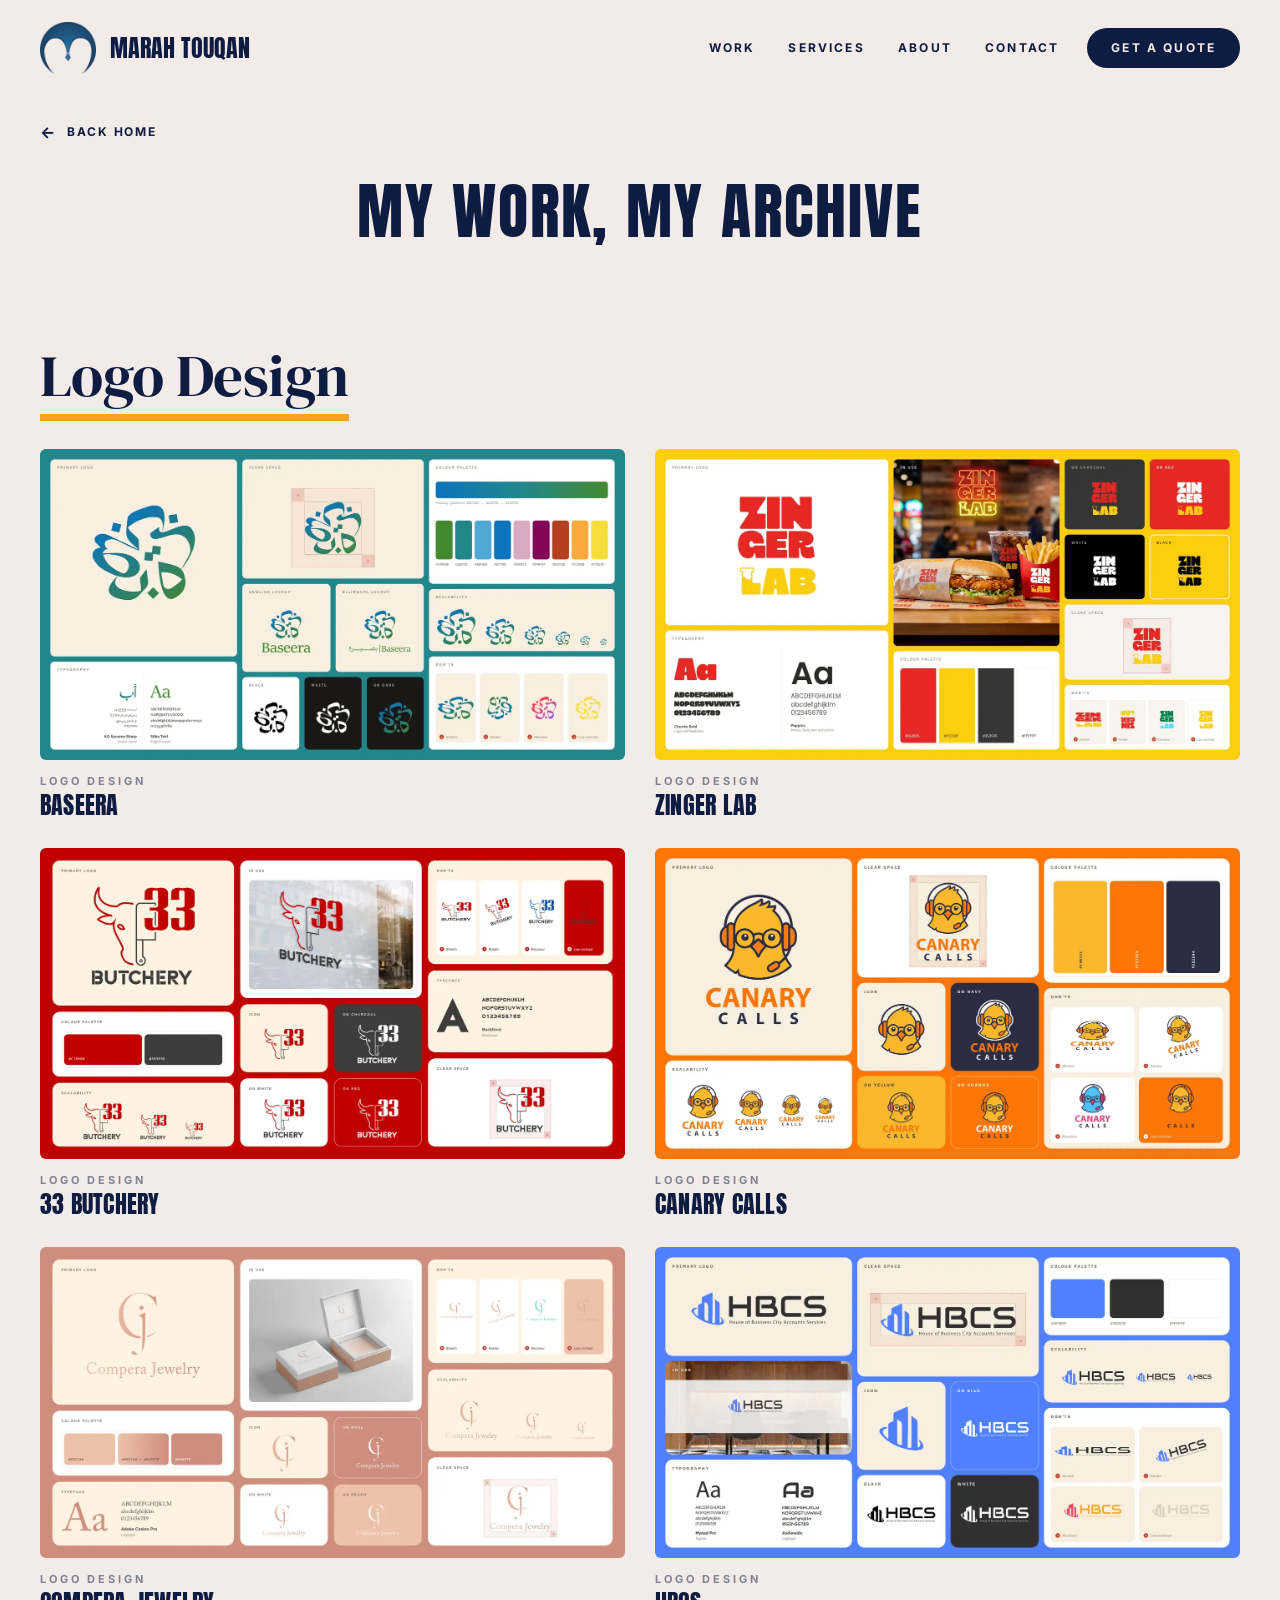
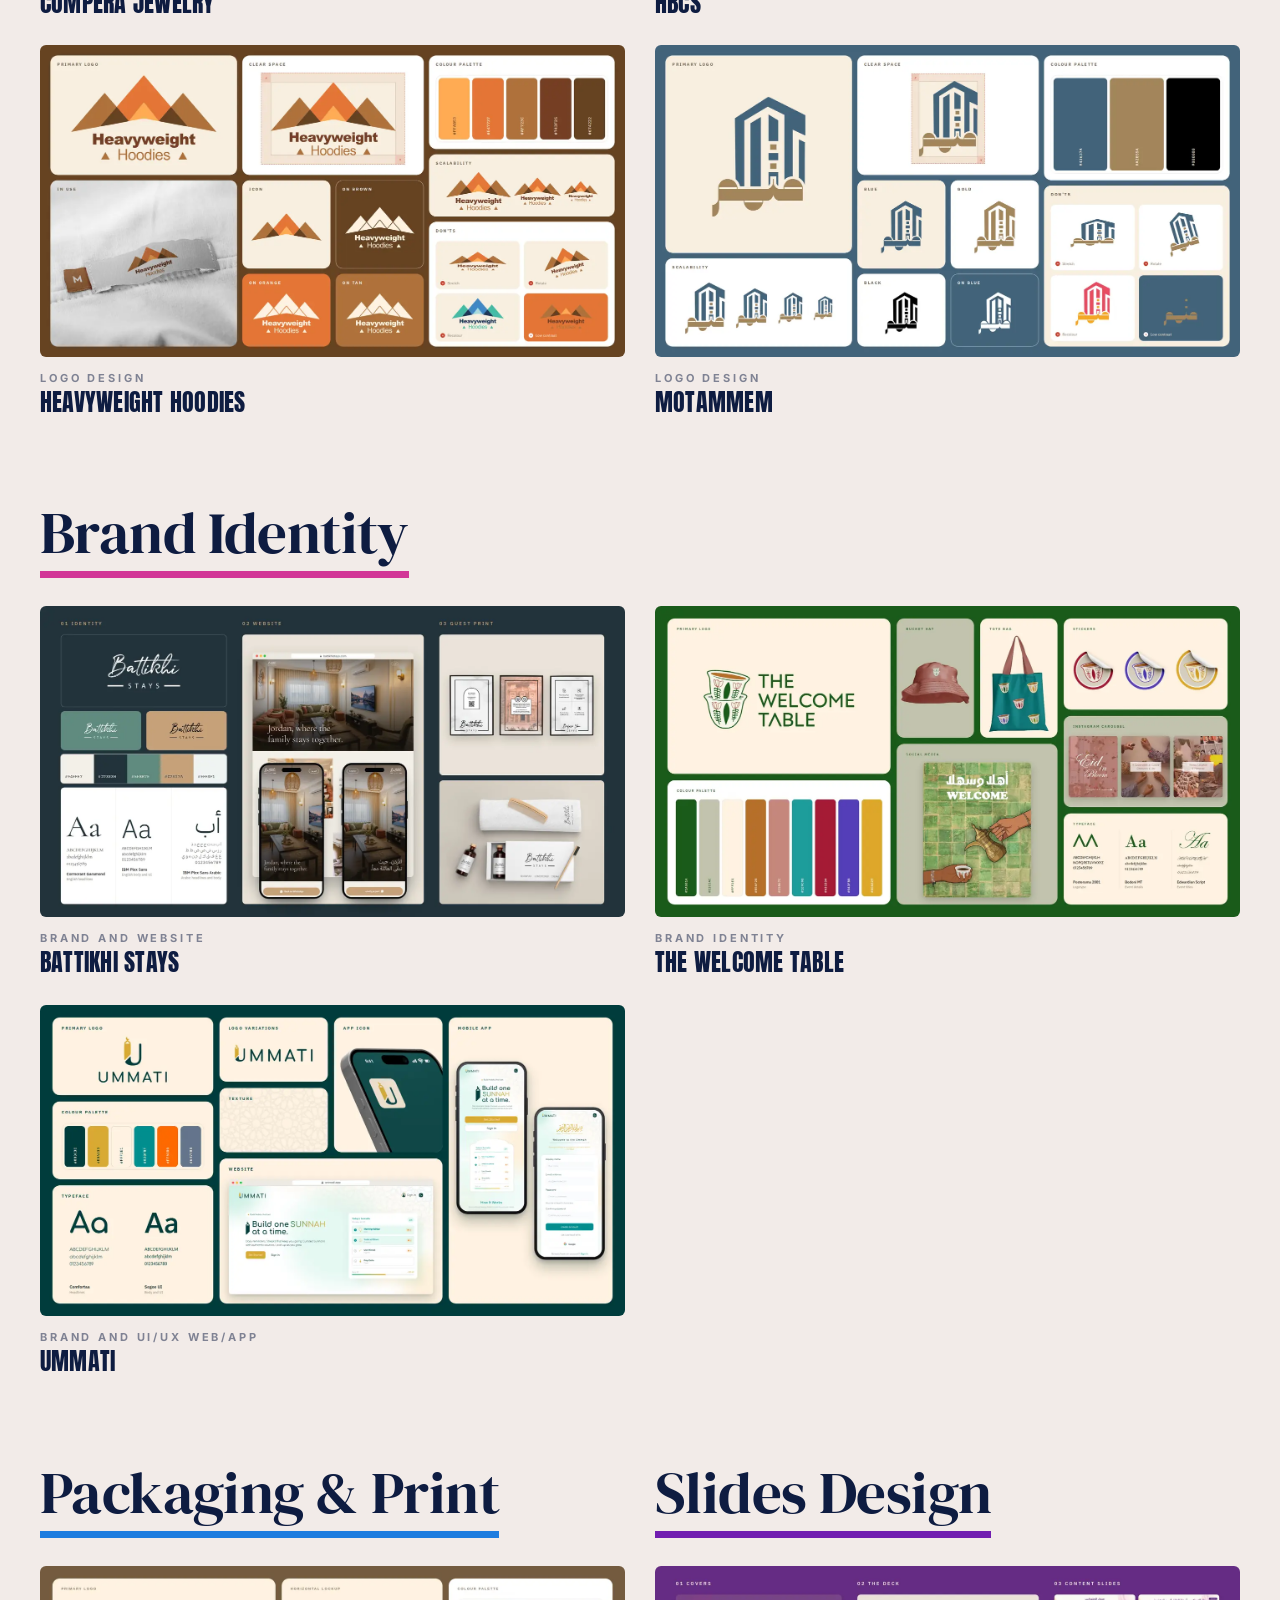
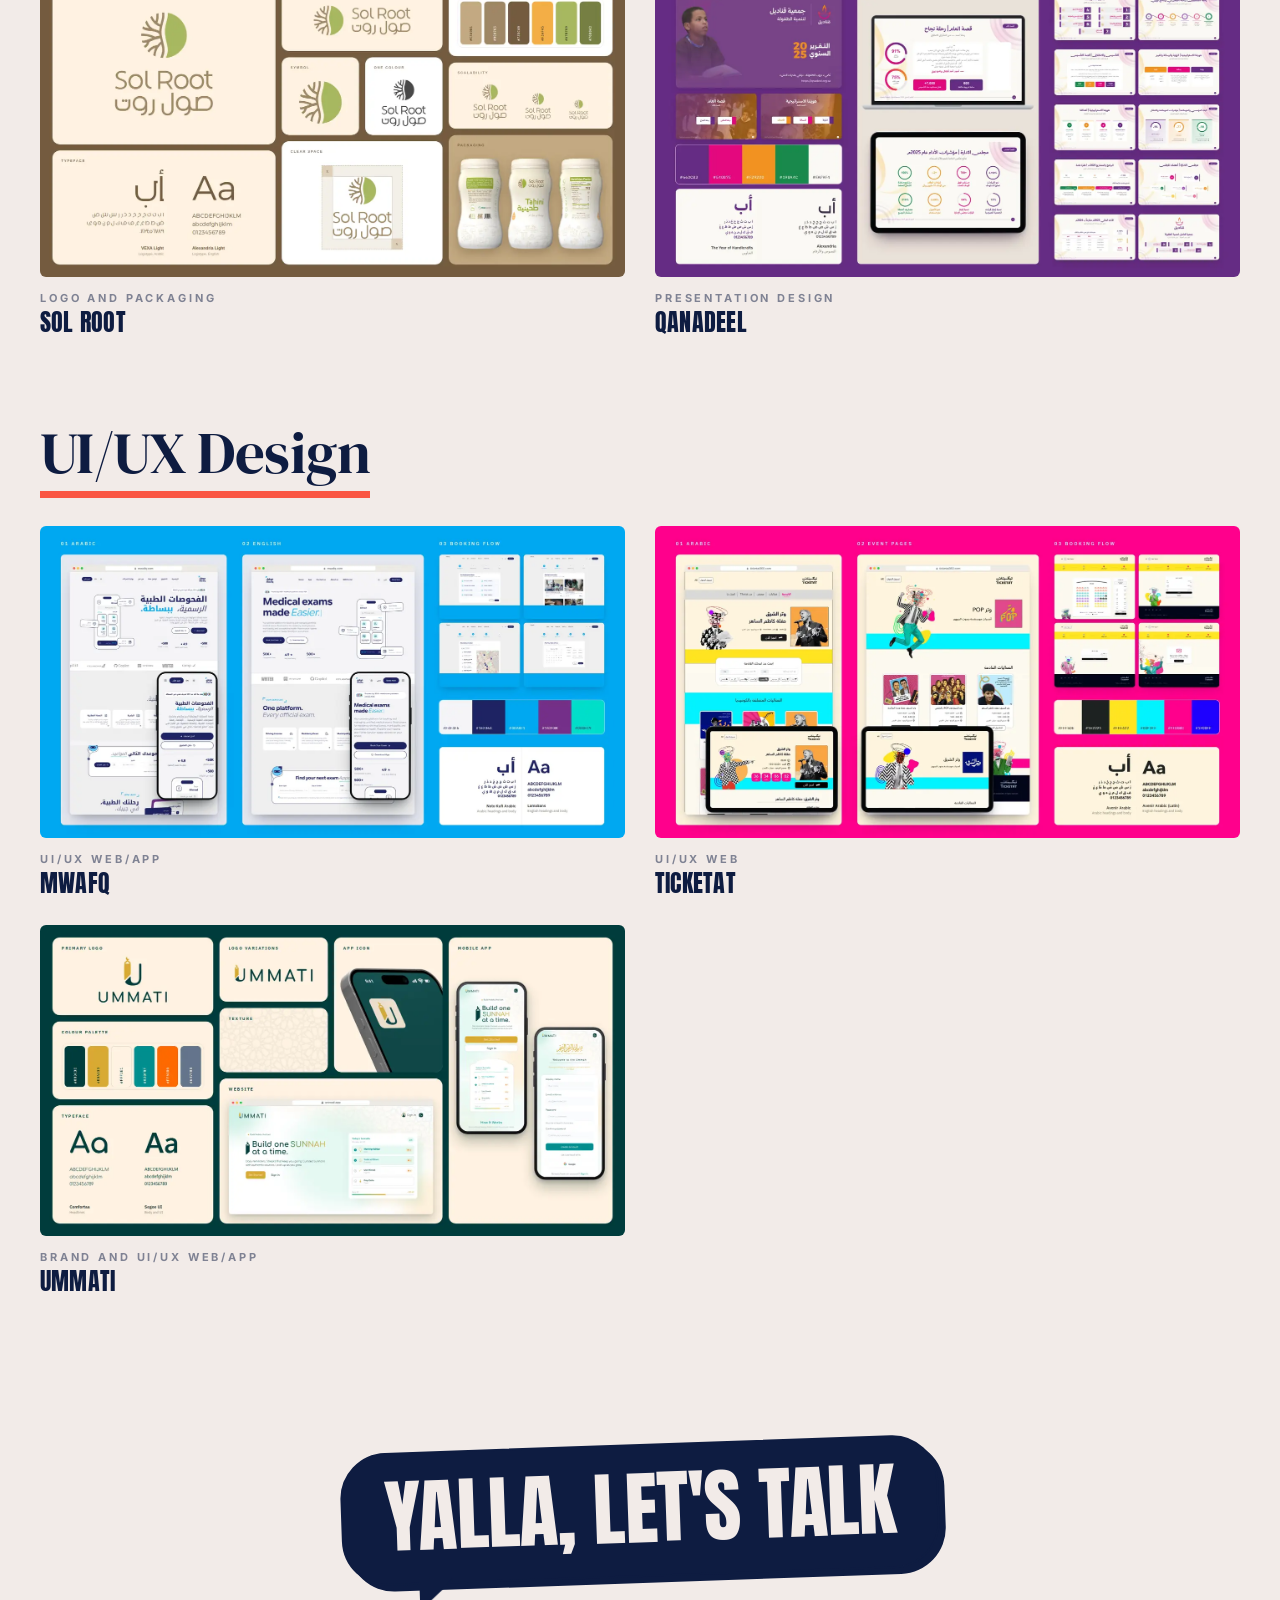
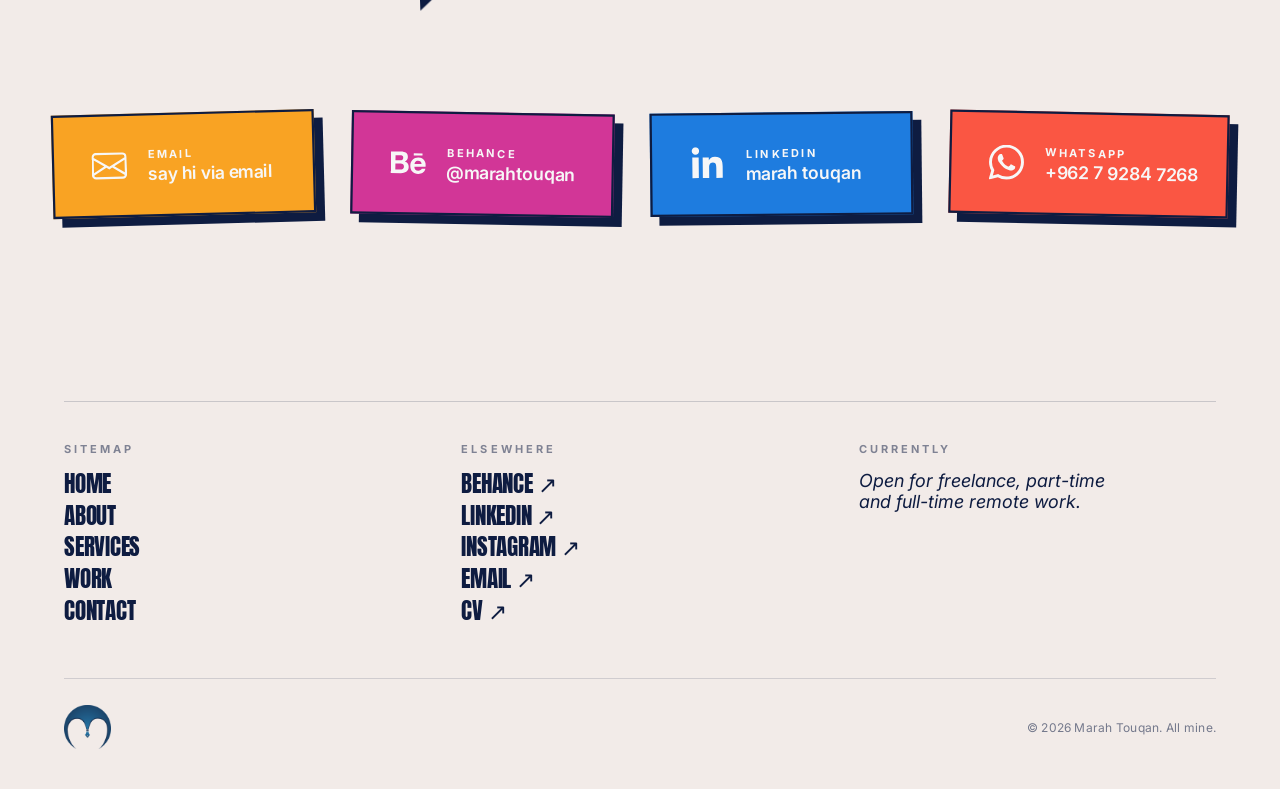
<file: my-work.html>
<!DOCTYPE html>
<html lang="en">
<head>
<script>/* a refresh always starts from the top of the same page */try{var __n=performance.getEntriesByType('navigation')[0];if(__n&&__n.type==='reload'){if('scrollRestoration' in history)history.scrollRestoration='manual';if(location.hash)history.replaceState(null,'',location.pathname+location.search);}}catch(e){}</script>
<meta charset="UTF-8">
<meta name="viewport" content="width=device-width, initial-scale=1.0">
<title>Portfolio: Logo, Brand Identity, Packaging &amp; UI/UX Projects | Marah Touqan</title>
<meta name="description" content="Selected logo, brand identity, packaging and UI/UX projects by freelance designer Marah Touqan, with the company, the work and the result for each project." />
<link rel="canonical" href="https://marahtouqan.com/my-work.html" />
<meta property="og:url" content="https://marahtouqan.com/my-work.html" />
<meta property="og:type" content="website" />
<meta property="og:site_name" content="Marah Touqan" />
<meta property="og:title" content="Portfolio: Logo, Brand Identity, Packaging &amp; UI/UX Projects | Marah Touqan" />
<meta property="og:description" content="Selected logo, brand identity, packaging and UI/UX projects by freelance designer Marah Touqan, with the company, the work and the result for each project." />
<meta property="og:image" content="https://marahtouqan.com/assets/og-preview.png" />
<meta property="og:image:width" content="1200" />
<meta property="og:image:height" content="630" />
<meta property="og:image:alt" content="Marah Touqan, brand identity, logo, packaging and UI/UX designer, with the four service cards: Logo Design, Brand Identity, Packaging and Print, UI/UX Design" />
<meta name="twitter:card" content="summary_large_image" />
<meta name="twitter:image" content="https://marahtouqan.com/assets/og-preview.png" />
<link rel="icon" type="image/png" href="assets/favicon.png" />
<link rel="preconnect" href="https://fonts.googleapis.com">
<link rel="preconnect" href="https://fonts.gstatic.com" crossorigin>
<link href="https://fonts.googleapis.com/css2?family=Anton&family=DM+Serif+Display&family=Inter:ital,wght@0,400;0,500;0,600;0,700;1,400;1,500&display=swap" rel="stylesheet">
<style>
:root {
  --bg:   #F2EBE8;
  --ink:  #0E1C41;
  --pop:  #D23697;
}
*, *::before, *::after { box-sizing: border-box; margin: 0; padding: 0; }
html, body { background: var(--bg); color: var(--ink); font-family: 'Inter', sans-serif; scroll-behavior: smooth; }

/* Header */
.header {
  position: sticky; top: 0;
  display: flex; align-items: center; justify-content: space-between;
  padding: 20px 40px;
  background: rgba(242, 235, 232, 0.92);
  backdrop-filter: blur(6px);
  border-bottom: 1.5px solid rgba(14, 28, 65, 0.08);}
.brand {
  display: flex; align-items: center; gap: 14px;
  color: var(--ink); text-decoration: none;
}
.brand img { height: 56px; width: 56px; object-fit: contain; }
.brand-name {
  font-family: 'Anton', sans-serif;
  font-size: 24px;
  line-height: 1;
  text-transform: uppercase;
}
.back-btn {
  display: inline-flex; align-items: center; gap: 8px;
  padding: 12px 22px;
  border-radius: 999px;
  background: transparent;
  border: 2px solid var(--ink);
  color: var(--ink);
  text-decoration: none;
  font-weight: 700;
  font-size: 12px;
  letter-spacing: 0.2em;
  text-transform: uppercase;
  transition: background .25s ease, color .25s ease, transform .25s ease;
}
@media (hover: hover) { .back-btn:hover { background: var(--ink); color: var(--bg); transform: translateX(-3px); } }

/* Page intro · Split personality: bold headline left, italic manifesto right */
.intro {
  padding: 80px 40px 40px;
  max-width: 1200px;
  margin: 0 auto;
  display: grid;
  grid-template-columns: 1fr;
  gap: 40px;
  align-items: center;
  text-align: center;
  justify-items: center;
}
.intro-left h1 span { white-space: nowrap; }
.intro-left h1 {
  font-family: 'Anton', sans-serif;
  font-size: clamp(44px, 6.5vw, 96px);
  line-height: 1.14;
  letter-spacing: 0.04em;
  text-transform: uppercase;
  white-space: nowrap;
  margin: 0;
}
.intro-right {
  border-left: 3px solid var(--ink);
  padding-left: 30px;
}
.intro-right p {
  font-family: 'Inter', sans-serif;
  font-style: italic;
  font-size: clamp(18px, 1.8vw, 24px);
  line-height: 1.4;
  opacity: 0.85;
  margin-bottom: 14px;
}
.intro-right p em { color: var(--pop); font-style: italic; }
@media (max-width: 800px) {
  .intro { grid-template-columns: 1fr; text-align: center;}
  .intro-left h1 { white-space: normal; font-size: clamp(36px, 10vw, 72px); }
  .intro-right { border-left: none; border-top: 2px solid var(--ink); padding: 24px 0 0; }
}

/* Gallery grid */
.gallery {
  padding: 60px 40px 100px;
  max-width: 1400px;
  margin: 0 auto;
}
/* one block per service: its title, then the projects under it */
.work-group { margin-bottom: 90px; }
.work-group:last-child { margin-bottom: 0; }
.work-group-title {
  display: inline-block;
  margin: 0 0 28px;
  padding-bottom: 8px;
  border-bottom: 7px solid var(--accent);
  font-family: 'DM Serif Display', Georgia, serif;
  font-weight: 400;
  font-size: clamp(34px, 4.6vw, 64px);
  line-height: 1;
  letter-spacing: -0.01em;
  color: var(--ink);
}
.work-grid {
  display: grid;
  grid-template-columns: repeat(2, 1fr);
  gap: 30px;
}
.project-item { display: block; }
.project {
  position: relative;
  overflow: hidden;
  border-radius: 6px;
  background: var(--ink);
  cursor: pointer;
}
.project img {
  width: 100%;
  height: auto;
  display: block;
}
.project-cap {
  display: flex;
  flex-wrap: wrap;
  align-items: baseline;
  gap: 4px 12px;
  margin-top: 14px;
}
.project-type {
  font-family: 'Inter', sans-serif;
  font-weight: 700;
  font-size: 11px;
  letter-spacing: 0.26em;
  text-transform: uppercase;
  color: var(--ink);
  opacity: 0.5;
  width: 100%;
}
.project-name {
  font-family: 'Anton', sans-serif;
  font-size: clamp(20px, 1.9vw, 30px);
  line-height: 1.05;
  letter-spacing: 0.01em;
  text-transform: uppercase;
  color: var(--ink);
}

/* hover: the card grows slightly (frame included); the name slides right and an arrow appears */
.project { transition: transform .35s cubic-bezier(.2,.7,.2,1); }
@media (hover: hover) {
  .project-item:hover .project { transform: scale(1.04); }
  .project-name { display: inline-flex; align-items: center; gap: 10px; transition: transform .25s ease; }
  .project-name::after { content: '\2192'; font-family: 'Inter', sans-serif; font-weight: 700; color: var(--accent); opacity: 0; transform: translateX(-12px); transition: opacity .25s, transform .25s; }
  .project-item:hover .project-name { transform: translateX(8px); }
  .project-item:hover .project-name::after { opacity: 1; transform: none; }
}

@media (max-width: 800px) {
  .gallery { padding: 40px 20px 80px; }
  .work-grid { grid-template-columns: 1fr; gap: 20px; }
  .work-group { margin-bottom: 64px; }
  .work-group-title { margin-bottom: 20px; border-bottom-width: 6px; }
  .intro { padding: 60px 20px 20px; }
  .header { padding: 16px 20px; }
  .brand img { height: 46px; width: 46px; }
  .brand-name { font-size: 20px; }
  .back-btn { padding: 10px 16px; font-size: 11px; }
}

/* Lightbox */
.lightbox {
  position: fixed; inset: 0; z-index: 100;
  background: rgba(14, 28, 65, 0.94);
  display: none;
  place-items: center;
  padding: 0;
  cursor: zoom-out;
}
/* the picture and its text are centred on the screen; the text area has a fixed height, so the picture never moves between projects */
.lightbox.open { display: grid; place-items: center; overflow-y: auto; }
.lb-fig { margin: 0; display: grid; justify-items: center; gap: 28px; max-width: min(1080px, 92vw); cursor: default; }
.lightbox img { display: block; max-width: 100%; max-height: 64vh; max-height: 64dvh; width: auto; height: auto; object-fit: contain; border-radius: 6px; box-shadow: 0 20px 60px rgba(0, 0, 0, 0.6); }
.lb-cap { display: grid; gap: 4px; justify-items: center; align-content: start; min-height: 128px; text-align: center; max-width: 80ch; color: var(--bg); }
.lb-type { font-weight: 700; font-size: 11px; letter-spacing: .24em; text-transform: uppercase; opacity: .65; }
.lb-name { font-family: 'Anton', sans-serif; font-weight: 400; font-size: clamp(22px, 2.4vw, 30px); letter-spacing: .01em; text-transform: uppercase; line-height: 1.1; }
.lb-desc { margin-top: 6px; font-size: 15px; line-height: 1.6; opacity: .88; }
.lb-desc span { display: block; }
.lb-progress { display: none; }
.lb-stage { position: relative; width: fit-content; max-width: 100%; }
.lb-arrow { position: absolute; z-index: 120; top: 50%; transform: translateY(-50%); width: 44px; height: 44px; border-radius: 50%; border: 2px solid var(--bg); background: rgba(14, 28, 65, 0.85); color: var(--bg); display: grid; place-items: center; cursor: pointer; padding: 0; transition: background .25s ease, transform .2s ease; }
/* beside the picture, vertically in the middle of it; when the screen is too narrow they sit on the picture's edges, 8px from the screen edge */
.lb-prev { left: max(-58px, calc(8px - (100vw - 100%) / 2)); } .lb-next { right: max(-58px, calc(8px - (100vw - 100%) / 2)); }
@media (hover: hover) { .lb-arrow:hover { background: var(--pop); } }
.lb-arrow:focus-visible { outline: 3px solid #F9A323; outline-offset: 2px; }
/* phones: no arrow buttons. A row of small bars shows where you are (tap one to jump), the left and right sides of the picture flip, and swiping works too */
@media (max-width: 640px) {
  .lb-arrow { display: none !important; }
  .lb-progress { display: flex; gap: 3px; width: 100%; }
  .lb-progress button { flex: 1; height: 4px; padding: 0; border: 0; border-radius: 2px; background: rgba(242, 235, 232, .28); cursor: pointer; position: relative; }
  .lb-progress button::before { content: ""; position: absolute; left: 0; right: 0; top: -10px; bottom: -10px; }
  .lb-progress button.on { background: #F9A323; }
}
@media (max-width: 640px) { .lb-desc { text-wrap: wrap; } .lb-desc span { display: inline; } .lb-arrow { width: 30px; height: 58px; border: 0; border-radius: 8px; background: rgba(14, 28, 65, 0.62); color: #F7F7F7; } .lb-arrow svg { width: 20px; height: 20px; } .lb-prev { left: 5px; right: auto; } .lb-next { right: 5px; left: auto; } .lightbox img { max-height: 52vh; max-height: 52dvh; } .lb-fig { max-width: 94vw; } .lb-cap { min-height: 132px; } }
.lightbox-close {
  position: fixed;
  z-index: 120;
  top: 20px; right: 20px;
  width: 52px; height: 52px;
  border-radius: 50%;
  border: 2px solid var(--bg);
  background: rgba(14, 28, 65, 0.85);
  color: var(--bg);
  font-size: 24px;
  line-height: 1;
  cursor: pointer;
  pointer-events: auto;
  display: grid; place-items: center;
  transition: background .25s ease;
}
@media (hover: hover) { .lightbox-close:hover { background: var(--pop); } }

/* Footer */
.sayhi-footer {
  padding: 40px;
  border-top: 1.5px solid rgba(14, 28, 65, 0.08);
  text-align: center;
  font-family: 'Inter', sans-serif;
  font-style: italic;
  opacity: 0.6;
}

/* Home page footer */
.footer {
  background: var(--bg);
  color: var(--ink);
  position: relative;
  overflow: hidden;
}

/* Top stripe marquee */
.footer-marquee {
  background: var(--ink);
  color: var(--bg);
  padding: 14px 0;
  overflow: hidden;
  border-bottom: 1.5px solid var(--ink);
}
.footer-marquee-track {
  display: inline-block;
  white-space: nowrap;
  font-family: 'Inter', sans-serif;
  font-weight: 700;
  font-size: 13px;
  letter-spacing: 0.22em;
  text-transform: uppercase;
  animation: footerMarquee 38s linear infinite;
}
@keyframes footerMarquee {
  from { transform: translateX(0); }
  to   { transform: translateX(-50%); }
}

.footer-inner {
  max-width: 1500px;
  margin: 0 auto;
  padding: 80px 5vw 40px;
}

/* Big sign-off row */
.footer-signoff {
  display: flex;
  align-items: flex-end;
  gap: 24px;
  padding-bottom: 50px;
  border-bottom: 1.5px solid rgba(14,28,65,0.18);
  margin-bottom: 50px;
  transform: translateY(-50px);
}
.footer-bye-img {
  height: clamp(77px, 11.9vw, 170px);
  width: auto;
  object-fit: contain;
  flex-shrink: 0;
  transform: translate(10px, 15px);
}
.footer-bye {
  font-family: 'Anton', sans-serif;
  font-weight: 400;
  text-transform: uppercase;
  letter-spacing: -0.02em;
  line-height: 0.9;
  font-size: clamp(58px, 9.7vw, 161px);
  color: var(--ink);
}
.footer-top {
  display: inline-flex; align-items: center; gap: 10px;
  font-family: 'Inter', sans-serif;
  font-weight: 700;
  font-size: 12px;
  letter-spacing: 0.22em;
  text-transform: uppercase;
  color: var(--ink);
  text-decoration: none;
  padding: 12px 18px;
  border: 1.5px solid var(--ink);
  border-radius: 999px;
  transition: background .35s ease, color .35s ease;
  white-space: nowrap;
}
@media (hover: hover) { .footer-top:hover { background: var(--ink); color: var(--bg); } }
.footer-top-arrow { font-size: 14px; }

/* Three-column block */
.footer-cols {
  display: grid;
  grid-template-columns: 1fr 1fr 1fr;
  align-items: start;
  gap: 40px;
  margin-bottom: 50px;
}
.footer-col-label {
  display: block;
  font-family: 'Inter', sans-serif;
  font-weight: 700;
  font-size: 11px;
  letter-spacing: 0.28em;
  text-transform: uppercase;
  color: var(--ink);
  opacity: .5;
  margin-bottom: 14px;
}
.footer-list {
  list-style: none;
  padding: 0; margin: 0;
}
.footer-list li { margin: 4px 0; }
.footer-list a {
  font-family: 'Anton', sans-serif;
  font-weight: 400;
  font-size: clamp(22px, 1.8vw, 30px);
  line-height: 1.2;
  letter-spacing: -0.01em;
  text-transform: uppercase;
  color: var(--ink);
  text-decoration: none;
  transition: color .35s ease;
}
@media (hover: hover) { .footer-list a:hover { color: var(--pop); } }

.footer-contact {
  margin: 0 0 4px;
}
.footer-contact a {
  font-family: 'Inter', sans-serif;
  font-weight: 600;
  font-size: 15px;
  color: var(--ink);
  text-decoration: none;
  border-bottom: 1.5px solid rgba(14,28,65,0.25);
  transition: color .3s ease, border-color .3s ease;
}
@media (hover: hover) { .footer-contact a:hover { color: var(--pop); border-color: var(--pop); } }
.footer-place {
  font-family: 'Inter', sans-serif;
  font-size: 13px;
  color: var(--ink);
  opacity: .55;
  margin: 0;
}
.footer-status {
  font-family: 'Inter', sans-serif;
  font-style: italic;
  font-size: clamp(18px, 1.4vw, 22px);
  color: var(--ink);
  margin: 0 0 8px;
}
/* status-dot styles removed - no green dot, no animation */
.footer-status-sub {
  font-family: 'Inter', sans-serif;
  font-size: 13px;
  color: var(--ink);
  opacity: .55;
  margin: 0;
}

/* Bottom row */
.footer-logo {
  width: auto;
  display: block;
  margin-right: 6px;}
.footer-bottom {
  display: flex; justify-content: space-between;
  padding-top: 26px;
  border-top: 1px solid rgba(14,28,65,0.15);}
.footer-copy,
.footer-credit {
  font-family: 'Inter', sans-serif;
  font-size: 12px;
  color: var(--ink);
  opacity: .55;
  margin: 0;
  letter-spacing: 0.02em;
}
.footer-credit { font-style: italic; }

@media (max-width: 900px) {
  
  .footer-signoff { grid-template-columns: 1fr; align-items: start; }
  .footer-cols { grid-template-columns: 1fr 1fr; gap: 30px; }
  .footer-cols .footer-col:last-child { grid-column: span 2; justify-self: start; text-align: left; }
}
@media (max-width: 540px) {
  .footer-cols { grid-template-columns: 1fr 1fr; gap: 24px; }
  .footer-cols .footer-col:last-child { grid-column: span 2; justify-self: start; text-align: left; }
  .footer-bottom { flex-direction: column; align-items: flex-start; }
}

/* Contact section (from home page) */
.contact {
  background: #F2EBE8;
  color: var(--ink);
  position: relative;
  overflow: hidden;}

.contact-inner {
  max-width: 1500px;
  margin: 0 auto;
}

/* Tilted cream banner title (matching the work section style) */
.contact-header {
  text-align: center;
  margin-bottom: 80px;
}
/* Contact title — cartoon speech bubble (30% smaller, nudged up) */
.contact-title {
  margin: -70px auto 30px;
  display: inline-block;
  position: relative;
  padding: 25px 42px 30px;
  background: var(--ink);
  color: var(--bg);
  border-radius: 46px;
  box-shadow: 6px 6px 0 var(--ink);
  border: 2px solid var(--ink);
  transform: rotate(-2deg);
}
.contact-title::after {
  /* speech bubble tail (lower-left) */
  content: "";
  position: absolute;
  bottom: -26px;
  left: 74px;
  width: 0; height: 0;
  border-style: solid;
  border-width: 30px 34px 0 0;
  border-color: var(--ink) transparent transparent transparent;
  filter: drop-shadow(0 2px 0 var(--ink));
}
.contact-title-banner {
  display: block;
  font-family: 'Anton', sans-serif;
  font-weight: 400;
  text-transform: uppercase;
  letter-spacing: -0.01em;
  line-height: 0.92;
  font-size: clamp(40px, 6.3vw, 100px);
  color: var(--bg);
  white-space: nowrap;
}

/* Contact lede — typewriter animation */
.contact-lede {
  position: relative;
  font-family: 'Inter', sans-serif;
  font-style: normal;
  font-weight: 400;
  font-size: clamp(20px, 1.8vw, 28px);
  color: var(--bg);
  opacity: 1;
  max-width: 760px;
  margin: 32px 0 0;
  line-height: 1.4;
  background: none;
  border: none;
  padding: 0 8px;
  box-shadow: none;
  transform: none;
  text-align: left;
  letter-spacing: 0.02em;}
.contact-lede .tt-char {
  opacity: 0;
  transition: opacity 0s;
}
.contact-lede .tt-char.show { opacity: 1; }
.contact-lede strong {
  font-family: 'Inter', sans-serif;
  font-weight: 400;
  font-style: normal;
  color: var(--pop);
  background: none;
  text-decoration: none;
}
.contact-lede .tt-cursor {
  display: inline-block;
  width: 0.5em;
  height: 0.95em;
  background: var(--pop);
  vertical-align: -3px;
  margin: 0 0 0 2px;
  animation: ttBlink 0.9s steps(2) infinite;
  opacity: 0;
  white-space: nowrap;
}
/* Prevent the cursor from wrapping to a new line at end of paragraph */
.contact-lede {
  white-space: normal;
}
.contact-lede .tt-char:last-of-type + .tt-cursor,
.contact-lede strong:last-of-type .tt-char:last-of-type + .tt-cursor { display: inline; }
.contact-lede .tt-cursor.show { opacity: 1; }
@keyframes ttBlink { 50% { opacity: 0; } }

/* Contact cards grid */
/* Contact layout: title/lede left, cards right (2x2) */
.contact-layout {
  display: flex;
  flex-direction: column;
  align-items: center;
  gap: 50px;
  text-align: center;
}
.contact-grid {
  display: grid;
  grid-template-columns: repeat(4, 1fr);
  gap: 60px;
  width: 100%;
  max-width: 1240px;
  margin: -20px auto 0;
}
@media (max-width: 900px) {
  .contact-grid { grid-template-columns: repeat(2, 1fr);}
}
@media (max-width: 540px) {
  .contact-grid { grid-template-columns: 1fr; }
}

/* Contact card — testimonial-style: solid color box, dark blue border + shadow,
   horizontal layout with icon on left, text on right */
.contact-card {
  --card-c: #D23697;
  background: var(--card-c);
  color: var(--bg);
  text-decoration: none;
  border: 2.5px solid var(--ink);
  border-radius: 0;
  box-shadow: 8px 8px 0 var(--ink);
  display: flex;
  flex-direction: row;
  align-items: center;
  gap: 11px;
  text-align: left;
  position: relative;
  overflow: visible;
  min-height: 94px;
  box-sizing: border-box;
  padding: 18px 26px;
  transform-origin: center;
  scale: 1.1;
  transition: transform .25s ease, scale .25s ease;
}

/* Slight rotation per card — matches testimonial cards */
.contact-card:nth-child(1) { rotate: -1.5deg; }
.contact-card:nth-child(2) { rotate: 1deg; }
.contact-card:nth-child(3) { rotate: -0.6deg; }
.contact-card:nth-child(4) { rotate: 1.2deg; }

@media (hover: hover) { .contact-card:hover { scale: 1.14; } }

/* Platform icon on the left */
.contact-card::before {
  flex: 0 0 auto;
  display: flex;
  align-items: center;
  justify-content: center;
  width: 48px;
  height: 48px;
  line-height: 1;
  color: var(--bg);
  transition: transform .35s cubic-bezier(.34, 1.56, .64, 1);
  transform-origin: center;}
/* Text block on the right (label stacked on value) */
.contact-card-text {
  display: flex;
  flex-direction: column;
  gap: 5px;
  min-width: 0;
}
.contact-card[data-card="email"] { --card-c: #F9A323; }
.contact-card[data-card="behance"] { --card-c: #D23697; }
.contact-card[data-card="linkedin"] { --card-c: #1E7CDF; }
.contact-card[data-card="phone"] { --card-c: #FA5643; }

/* Icon hover animations removed */

/* Email — flies up and away (like sending mail) */
@keyframes iconEmail {
  0%   { transform: translate(0, 0) rotate(0deg); }
  50%  { transform: translate(8px, -14px) rotate(15deg); }
  100% { transform: translate(0, 0) rotate(0deg); }
}
/* Behance — gentle wave / rock side-to-side */
@keyframes iconBehance {
  0%, 100% { transform: rotate(0deg); }
  20%      { transform: rotate(-12deg); }
  40%      { transform: rotate(10deg); }
  60%      { transform: rotate(-8deg); }
  80%      { transform: rotate(6deg); }
}
/* LinkedIn — slides in from the left like a notification */
@keyframes iconLinked {
  0%   { transform: translateX(-40px); opacity: 0; }
  60%  { transform: translateX(6px); opacity: 1; }
  100% { transform: translateX(0); opacity: 1; }
}
/* Phone — ringing shake */
@keyframes iconPhone {
  0%, 100% { transform: rotate(0deg); }
  15%      { transform: rotate(-18deg); }
  30%      { transform: rotate(15deg); }
  45%      { transform: rotate(-12deg); }
  60%      { transform: rotate(10deg); }
  75%      { transform: rotate(-6deg); }
  90%      { transform: rotate(3deg); }
}

.contact-card-label {
  display: block;
  background: none;
  margin: 0;
  border: none;
  padding: 0;
  font-family: 'Inter', sans-serif;
  font-weight: 700;
  font-size: 10px;
  line-height: 1;
  letter-spacing: 0.22em;
  text-transform: uppercase;
  color: var(--bg);
  opacity: 0.75;
}
.contact-card-value {
  display: block;
  background: none;
  margin: 0;
  border: none;
  padding: 0;
  font-family: 'Inter', sans-serif;
  font-weight: 600;
  font-size: 16px;
  line-height: 1;
  color: var(--bg);
  text-transform: none;
  letter-spacing: -0.01em;
  white-space: nowrap;
  transition: color .25s ease;
}
.contact-card-arrow { display: none; }

.contact-footer {
  text-align: center;
  margin-top: 130px;
}
.contact-signoff {
  font-family: 'Inter', sans-serif;
  font-style: italic;
  font-size: clamp(14px, 1.1vw, 18px);
  color: var(--ink);
  opacity: .7;
  margin: 0;
}
.contact-signoff em {
  font-style: normal;
  font-family: 'Inter', sans-serif;
  font-weight: 700;
  letter-spacing: 0.18em;
  text-transform: uppercase;
  font-size: 0.8em;
  color: var(--ink);
  opacity: 1;
}

@media (max-width: 1024px) {
  .contact-grid { grid-template-columns: repeat(2, 1fr); }
  
  .contact-header { margin-bottom: 60px; }
}


.contact { padding: 120px 5vw 110px; }
@media (max-width: 1024px) { .contact { padding: 90px 5vw 80px; } }
@media (max-width: 900px) {
  .contact-card { scale: 1; }
  .contact-card:nth-child(n) { rotate: 0deg; }
  .contact-grid { gap: 18px; }
}
@media (max-width: 600px) { .contact { padding: 60px 16px 60px; } }

/* ---- Responsive: all screens ---- */
img { max-width: 100%; }

/* Large desktops */
@media (min-width: 1700px) {
  .gallery { max-width: 1600px; }
  .work-grid { gap: 36px; }
  .intro { max-width: 1400px; }
}

/* Small laptops and large tablets */
@media (max-width: 1100px) {
  .gallery { padding: 50px 28px 80px; }
  .work-grid { gap: 24px; }
  .intro { padding: 70px 28px 30px; }
  .header { padding: 18px 28px; }
}

/* Tablets */
@media (max-width: 900px) {
  .footer-inner { padding: 60px 28px 30px; }
  .sayhi-footer { padding: 32px 24px; }
}

/* Phones */
@media (max-width: 640px) {
  .header { padding: 14px 16px; gap: 10px; }
  .brand { gap: 10px; }
  .brand img { height: 40px; width: 40px; }
  .brand-name { font-size: 17px; }
  .back-btn { padding: 9px 13px; font-size: 10px; letter-spacing: 0.14em; }
  .intro { padding: 44px 16px 16px; }
  .intro-left h1 { font-size: clamp(30px, 11vw, 60px); white-space: normal; letter-spacing: 0.02em; }
  .gallery { padding: 30px 16px 60px; }
  .work-grid { gap: 16px; }
  .project-cap { margin-top: 10px; gap: 2px 10px; }
  .sayhi-footer { padding: 28px 16px; font-size: 15px; }
  .footer-inner { padding: 46px 16px 26px; }
  .footer-bottom { gap: 14px; }
  .footer-logo { height: 38px; }
  .lightbox-close { top: 12px; right: 12px; width: 40px; height: 40px; }
}

/* Very small phones */
@media (max-width: 380px) {
  .brand-name { font-size: 15px; }
  .back-btn { padding: 8px 11px; font-size: 9px; }
  .footer-list a { font-size: 20px; }
}

/* Touch devices: no hover, so keep labels readable */

/* ---- custom pixel cursor (same as the home page) ---- */
html, body { cursor: none; }
*, *::before, *::after { cursor: none !important; }
.pixel-cursor { position: fixed; top: 0; left: 0; width: 36px; height: 36px; pointer-events: none; z-index: 99999; transform: translate(2px, 1px); transition: transform .25s ease; will-change: transform; }
.pixel-cursor img { width: 100%; height: 100%; display: block; image-rendering: pixelated; }
.cursor-active .pixel-cursor { transform: translate(2px, 1px) scale(1.4); }
.trail-pixel { position: fixed; width: 6px; height: 6px; background: var(--bg); outline: 1px solid var(--ink); pointer-events: none; z-index: 99998; animation: trailFade .55s steps(5, end) forwards; }
@keyframes trailFade { 0% { opacity: 1; transform: scale(1); } 100% { opacity: 0; transform: scale(0); } }
@media (max-width: 768px), (hover: none), (pointer: coarse) {
  *, *::before, *::after { cursor: auto !important; }
  .pixel-cursor, .trail-pixel { display: none !important; }
}

.contact-card .contact-card-label { opacity: 1; }

/* white text and icons on every colored contact box (colors darkened so white passes 4.5:1) */
.contact-card, .contact-card::before, .contact-card .contact-card-label, .contact-card .contact-card-value { color: #F7F7F7; }


/* small screens: contact boxes two per row, clean and unrotated (same on every page) */
@media (max-width: 600px) {
  .contact-grid { grid-template-columns: repeat(2, minmax(0, 1fr)); gap: 14px; margin-top: 0; }
  .contact-grid .contact-card { scale: 1; rotate: 0deg; flex-direction: row; align-items: center; justify-content: flex-start;}
  @media (hover: hover) { .contact-grid .contact-card:hover { scale: 1; } }
  .contact-card::before { flex: 0 0 auto; font-size: 22px;}
  .contact-card-text { gap: 4px; }
  .contact-card-label { letter-spacing: .18em;}
  .contact-card-value { white-space: normal; overflow-wrap: anywhere; line-height: 1.15;}
  .contact-card-text { min-width: 0; }
}
@media (max-width: 400px) {
  .contact-card { padding: 12px 8px; gap: 6px; }
  .contact-card::before { width: 24px; height: 24px; font-size: 19px; }
  .contact-card-value { font-size: 11.5px; letter-spacing: -0.02em; }
  .contact-card-label { font-size: 8px; }
}
@media (max-width: 340px) { .contact-card { padding: 12px 5px; gap: 4px; } .contact-card::before { font-size: 17px;} .contact-card-value { font-size: 9.5px; letter-spacing: -0.03em; } .contact-card-label { letter-spacing: .12em; } }

/* contact icons: envelope, Behance, WhatsApp from Bootstrap Icons (MIT); LinkedIn "in" from Font Awesome Free (CC BY 4.0, fontawesome.com) */
.contact-card::before { content: ""; background: #F7F7F7; background-image: none; -webkit-mask-repeat: no-repeat; mask-repeat: no-repeat; -webkit-mask-position: center; mask-position: center; -webkit-mask-size: 32px 32px; mask-size: 32px 32px; font-size: 0; }
.contact-card[data-card="email"]::before { -webkit-mask-image: url("data:image/svg+xml,%3Csvg%20xmlns='http://www.w3.org/2000/svg'%20fill='%23000'%20viewBox='0%200%2016%2016'%3E%20%3Cpath%20d='M0%204a2%202%200%200%201%202-2h12a2%202%200%200%201%202%202v8a2%202%200%200%201-2%202H2a2%202%200%200%201-2-2zm2-1a1%201%200%200%200-1%201v.217l7%204.2%207-4.2V4a1%201%200%200%200-1-1zm13%202.383-4.708%202.825L15%2011.105zm-.034%206.876-5.64-3.471L8%209.583l-1.326-.795-5.64%203.47A1%201%200%200%200%202%2013h12a1%201%200%200%200%20.966-.741M1%2011.105l4.708-2.897L1%205.383z'/%3E%20%3C/svg%3E"); mask-image: url("data:image/svg+xml,%3Csvg%20xmlns='http://www.w3.org/2000/svg'%20fill='%23000'%20viewBox='0%200%2016%2016'%3E%20%3Cpath%20d='M0%204a2%202%200%200%201%202-2h12a2%202%200%200%201%202%202v8a2%202%200%200%201-2%202H2a2%202%200%200%201-2-2zm2-1a1%201%200%200%200-1%201v.217l7%204.2%207-4.2V4a1%201%200%200%200-1-1zm13%202.383-4.708%202.825L15%2011.105zm-.034%206.876-5.64-3.471L8%209.583l-1.326-.795-5.64%203.47A1%201%200%200%200%202%2013h12a1%201%200%200%200%20.966-.741M1%2011.105l4.708-2.897L1%205.383z'/%3E%20%3C/svg%3E"); }
.contact-card[data-card="behance"]::before { -webkit-mask-image: url("data:image/svg+xml,%3Csvg%20xmlns='http://www.w3.org/2000/svg'%20fill='%23000'%20viewBox='0%200%2016%2016'%3E%20%3Cpath%20d='M4.654%203c.461%200%20.887.035%201.278.14.39.07.711.216.996.391s.497.426.641.747c.14.32.216.711.216%201.137%200%20.496-.106.922-.356%201.242-.215.32-.566.606-.997.817.606.176%201.067.496%201.348.922s.461.957.461%201.563c0%20.496-.105.922-.285%201.278a2.3%202.3%200%200%201-.782.887c-.32.215-.711.39-1.137.496a5.3%205.3%200%200%201-1.278.176L0%2012.803V3zm-.285%203.978c.39%200%20.71-.105.957-.285.246-.18.355-.497.355-.887%200-.216-.035-.426-.105-.567a1%201%200%200%200-.32-.355%201.8%201.8%200%200%200-.461-.176c-.176-.035-.356-.035-.567-.035H2.17v2.31c0-.005%202.2-.005%202.2-.005zm.105%204.193c.215%200%20.426-.035.606-.07.176-.035.356-.106.496-.216s.25-.215.356-.39c.07-.176.14-.391.14-.641%200-.496-.14-.852-.426-1.102-.285-.215-.676-.32-1.137-.32H2.17v2.734h2.305zm6.858-.035q.428.427%201.278.426c.39%200%20.746-.106%201.032-.286q.426-.32.53-.64h1.74c-.286.851-.712%201.457-1.278%201.848-.566.355-1.243.566-2.06.566a4.1%204.1%200%200%201-1.527-.285%202.8%202.8%200%200%201-1.137-.782%202.85%202.85%200%200%201-.712-1.172c-.175-.461-.25-.957-.25-1.528%200-.531.07-1.032.25-1.493.18-.46.426-.852.747-1.207.32-.32.711-.606%201.137-.782a4%204%200%200%201%201.493-.285c.606%200%201.137.105%201.598.355.46.25.817.532%201.102.958.285.39.496.851.641%201.348.07.496.105.996.07%201.563h-5.15c0%20.58.21%201.11.496%201.396m2.24-3.732c-.25-.25-.642-.391-1.103-.391-.32%200-.566.07-.781.176s-.356.25-.496.39a.96.96%200%200%200-.25.497c-.036.175-.07.32-.07.46h3.196c-.07-.526-.25-.882-.497-1.132zm-3.127-3.728h3.978v.957h-3.978z'/%3E%20%3C/svg%3E"); mask-image: url("data:image/svg+xml,%3Csvg%20xmlns='http://www.w3.org/2000/svg'%20fill='%23000'%20viewBox='0%200%2016%2016'%3E%20%3Cpath%20d='M4.654%203c.461%200%20.887.035%201.278.14.39.07.711.216.996.391s.497.426.641.747c.14.32.216.711.216%201.137%200%20.496-.106.922-.356%201.242-.215.32-.566.606-.997.817.606.176%201.067.496%201.348.922s.461.957.461%201.563c0%20.496-.105.922-.285%201.278a2.3%202.3%200%200%201-.782.887c-.32.215-.711.39-1.137.496a5.3%205.3%200%200%201-1.278.176L0%2012.803V3zm-.285%203.978c.39%200%20.71-.105.957-.285.246-.18.355-.497.355-.887%200-.216-.035-.426-.105-.567a1%201%200%200%200-.32-.355%201.8%201.8%200%200%200-.461-.176c-.176-.035-.356-.035-.567-.035H2.17v2.31c0-.005%202.2-.005%202.2-.005zm.105%204.193c.215%200%20.426-.035.606-.07.176-.035.356-.106.496-.216s.25-.215.356-.39c.07-.176.14-.391.14-.641%200-.496-.14-.852-.426-1.102-.285-.215-.676-.32-1.137-.32H2.17v2.734h2.305zm6.858-.035q.428.427%201.278.426c.39%200%20.746-.106%201.032-.286q.426-.32.53-.64h1.74c-.286.851-.712%201.457-1.278%201.848-.566.355-1.243.566-2.06.566a4.1%204.1%200%200%201-1.527-.285%202.8%202.8%200%200%201-1.137-.782%202.85%202.85%200%200%201-.712-1.172c-.175-.461-.25-.957-.25-1.528%200-.531.07-1.032.25-1.493.18-.46.426-.852.747-1.207.32-.32.711-.606%201.137-.782a4%204%200%200%201%201.493-.285c.606%200%201.137.105%201.598.355.46.25.817.532%201.102.958.285.39.496.851.641%201.348.07.496.105.996.07%201.563h-5.15c0%20.58.21%201.11.496%201.396m2.24-3.732c-.25-.25-.642-.391-1.103-.391-.32%200-.566.07-.781.176s-.356.25-.496.39a.96.96%200%200%200-.25.497c-.036.175-.07.32-.07.46h3.196c-.07-.526-.25-.882-.497-1.132zm-3.127-3.728h3.978v.957h-3.978z'/%3E%20%3C/svg%3E"); }
.contact-card[data-card="linkedin"]::before { -webkit-mask-image: url("data:image/svg+xml,%3Csvg%20xmlns='http://www.w3.org/2000/svg'%20viewBox='0%200%20448%20512'%3E%3Cpath%20fill='%23000'%20d='M100.3%20448l-92.9%200%200-299.1%2092.9%200%200%20299.1zM53.8%20108.1C24.1%20108.1%200%2083.5%200%2053.8%200%2039.5%205.7%2025.9%2015.8%2015.8s23.8-15.8%2038-15.8%2027.9%205.7%2038%2015.8%2015.8%2023.8%2015.8%2038c0%2029.7-24.1%2054.3-53.8%2054.3zM447.9%20448l-92.7%200%200-145.6c0-34.7-.7-79.2-48.3-79.2-48.3%200-55.7%2037.7-55.7%2076.7l0%20148.1-92.8%200%200-299.1%2089.1%200%200%2040.8%201.3%200c12.4-23.5%2042.7-48.3%2087.9-48.3%2094%200%20111.3%2061.9%20111.3%20142.3l0%20164.3-.1%200z'/%3E%3C/svg%3E"); mask-image: url("data:image/svg+xml,%3Csvg%20xmlns='http://www.w3.org/2000/svg'%20viewBox='0%200%20448%20512'%3E%3Cpath%20fill='%23000'%20d='M100.3%20448l-92.9%200%200-299.1%2092.9%200%200%20299.1zM53.8%20108.1C24.1%20108.1%200%2083.5%200%2053.8%200%2039.5%205.7%2025.9%2015.8%2015.8s23.8-15.8%2038-15.8%2027.9%205.7%2038%2015.8%2015.8%2023.8%2015.8%2038c0%2029.7-24.1%2054.3-53.8%2054.3zM447.9%20448l-92.7%200%200-145.6c0-34.7-.7-79.2-48.3-79.2-48.3%200-55.7%2037.7-55.7%2076.7l0%20148.1-92.8%200%200-299.1%2089.1%200%200%2040.8%201.3%200c12.4-23.5%2042.7-48.3%2087.9-48.3%2094%200%20111.3%2061.9%20111.3%20142.3l0%20164.3-.1%200z'/%3E%3C/svg%3E"); }
.contact-card[data-card="phone"]::before { -webkit-mask-image: url("data:image/svg+xml,%3Csvg%20xmlns='http://www.w3.org/2000/svg'%20fill='%23000'%20viewBox='0%200%2016%2016'%3E%20%3Cpath%20d='M13.601%202.326A7.85%207.85%200%200%200%207.994%200C3.627%200%20.068%203.558.064%207.926c0%201.399.366%202.76%201.057%203.965L0%2016l4.204-1.102a7.9%207.9%200%200%200%203.79.965h.004c4.368%200%207.926-3.558%207.93-7.93A7.9%207.9%200%200%200%2013.6%202.326zM7.994%2014.521a6.6%206.6%200%200%201-3.356-.92l-.24-.144-2.494.654.666-2.433-.156-.251a6.56%206.56%200%200%201-1.007-3.505c0-3.626%202.957-6.584%206.591-6.584a6.56%206.56%200%200%201%204.66%201.931%206.56%206.56%200%200%201%201.928%204.66c-.004%203.639-2.961%206.592-6.592%206.592m3.615-4.934c-.197-.099-1.17-.578-1.353-.646-.182-.065-.315-.099-.445.099-.133.197-.513.646-.627.775-.114.133-.232.148-.43.05-.197-.1-.836-.308-1.592-.985-.59-.525-.985-1.175-1.103-1.372-.114-.198-.011-.304.088-.403.087-.088.197-.232.296-.346.1-.114.133-.198.198-.33.065-.134.034-.248-.015-.347-.05-.099-.445-1.076-.612-1.47-.16-.389-.323-.335-.445-.34-.114-.007-.247-.007-.38-.007a.73.73%200%200%200-.529.247c-.182.198-.691.677-.691%201.654s.71%201.916.81%202.049c.098.133%201.394%202.132%203.383%202.992.47.205.84.326%201.129.418.475.152.904.129%201.246.08.38-.058%201.171-.48%201.338-.943.164-.464.164-.86.114-.943-.049-.084-.182-.133-.38-.232'/%3E%20%3C/svg%3E"); mask-image: url("data:image/svg+xml,%3Csvg%20xmlns='http://www.w3.org/2000/svg'%20fill='%23000'%20viewBox='0%200%2016%2016'%3E%20%3Cpath%20d='M13.601%202.326A7.85%207.85%200%200%200%207.994%200C3.627%200%20.068%203.558.064%207.926c0%201.399.366%202.76%201.057%203.965L0%2016l4.204-1.102a7.9%207.9%200%200%200%203.79.965h.004c4.368%200%207.926-3.558%207.93-7.93A7.9%207.9%200%200%200%2013.6%202.326zM7.994%2014.521a6.6%206.6%200%200%201-3.356-.92l-.24-.144-2.494.654.666-2.433-.156-.251a6.56%206.56%200%200%201-1.007-3.505c0-3.626%202.957-6.584%206.591-6.584a6.56%206.56%200%200%201%204.66%201.931%206.56%206.56%200%200%201%201.928%204.66c-.004%203.639-2.961%206.592-6.592%206.592m3.615-4.934c-.197-.099-1.17-.578-1.353-.646-.182-.065-.315-.099-.445.099-.133.197-.513.646-.627.775-.114.133-.232.148-.43.05-.197-.1-.836-.308-1.592-.985-.59-.525-.985-1.175-1.103-1.372-.114-.198-.011-.304.088-.403.087-.088.197-.232.296-.346.1-.114.133-.198.198-.33.065-.134.034-.248-.015-.347-.05-.099-.445-1.076-.612-1.47-.16-.389-.323-.335-.445-.34-.114-.007-.247-.007-.38-.007a.73.73%200%200%200-.529.247c-.182.198-.691.677-.691%201.654s.71%201.916.81%202.049c.098.133%201.394%202.132%203.383%202.992.47.205.84.326%201.129.418.475.152.904.129%201.246.08.38-.058%201.171-.48%201.338-.943.164-.464.164-.86.114-.943-.049-.084-.182-.133-.38-.232'/%3E%20%3C/svg%3E"); }

@media (max-width: 400px) { .contact-card::before { -webkit-mask-size: 19px 19px; mask-size: 19px 19px; } }


/* contact boxes on small screens: same height (94px) and roomy inner spacing as the desktop boxes, two per row */
@media (max-width: 600px) {
  .contact-grid .contact-card { box-shadow: 6px 6px 0 var(--ink);}
  
  
  
}
@media (max-width: 420px) {
  
  
  .contact-card-label { font-size: 9px; }
  
}


/* small screens: icon spacing closer to the laptop boxes (space left of the icon, and between icon and text) */

@media (max-width: 420px) {
  .contact-grid .contact-card { padding: 18px 6px 18px 16px; gap: 12px; }
  .contact-card::before { width: 24px; height: 24px; -webkit-mask-size: 24px 24px; mask-size: 24px 24px; }
  .contact-card-value { font-size: clamp(9px, calc(5.2vw - 8.3px), 13px); }
}
@media (max-width: 340px) {
  .contact-grid .contact-card { padding: 18px 4px 18px 12px; gap: 8px; }
  .contact-card::before { width: 20px; height: 20px; -webkit-mask-size: 20px 20px; mask-size: 20px 20px; }
}

/* small screens: the laptop box proportions, scaled with the screen (space left of icon, icon size, icon-to-text gap, box height) */
@media (max-width: 600px) {
  .contact-grid .contact-card { min-height: min(94px, calc(14vw + 10px)); padding: 10px 6px 10px calc(6.2vw - 1px); gap: calc(3.15vw - 0.5px); }
  .contact-card::before { width: calc(5.4vw - 1px); height: calc(5.4vw - 1px); -webkit-mask-size: 100% 100%; mask-size: 100% 100%; }
  .contact-card-label { font-size: clamp(8px, calc(1.6vw + 2px), 10px); }
  .contact-card-value { font-size: clamp(9px, calc(3.5vw - 2.2px), 14px); }
}

/* footer bottom row: logo and copyright always on one line, on every screen */
.footer-bottom { flex-direction: row; flex-wrap: nowrap; align-items: center; gap: 12px; }
.footer-logo { height: clamp(30px, 8vw, 44px); flex: 0 0 auto; }
.footer-bottom .footer-copy { white-space: nowrap; min-width: 0; font-size: clamp(10px, 3.1vw, 12px); }
@media (max-width: 900px) { .footer-bottom { justify-content: flex-start; } .footer-bottom .footer-copy { margin-right: 0; } }
/* "Currently" text: when it needs two lines it breaks after "part-time" */
.footer-status .fs-line { display: inline-block; }

/* two small services side by side when the screen has room for two images in a row */
.work-pair { display: grid; grid-template-columns: repeat(2, 1fr); gap: 30px; margin-bottom: 90px; }
.work-pair .work-group { margin-bottom: 0; min-width: 0; }
.work-pair .work-grid { grid-template-columns: 1fr; }
@media (min-width: 1700px) { .work-pair { gap: 36px; } }
@media (max-width: 1100px) { .work-pair { gap: 24px; } }
@media (max-width: 800px) { .work-pair { grid-template-columns: 1fr; gap: 64px; margin-bottom: 64px; } }
@media (max-width: 640px) { .work-pair { gap: 56px; } }

/* ===== same top bar as the home page: menu links on wide screens, burger menu on smaller ones; back link sits under it on the left ===== */
.header { z-index: 30; }
.header-actions { display: flex; align-items: center; gap: 14px; }
.quote-btn { display: inline-flex; align-items: center; padding: 14px 24px; border-radius: 999px; background: var(--ink); color: var(--bg); font-family: 'Inter', sans-serif; font-weight: 700; font-size: 12px; line-height: 1; letter-spacing: .18em; text-transform: uppercase; white-space: nowrap; text-decoration: none; transition: background-color .25s ease, color .25s ease, transform .2s ease; }
.quote-btn:focus-visible { background: var(--pop); outline: none; transform: translateY(-2px); }
@media (hover: hover) { .quote-btn:hover { background: var(--pop); transform: translateY(-2px); } }
.header-nav { display: none; }
.burger { position: relative; width: 52px; height: 52px; display: grid; place-items: center; border-radius: 50%; border: 0; background: transparent; cursor: pointer; padding: 0; transition: background .35s ease; }
@media (hover: hover) { .burger:hover { background: rgba(14,28,65,.08); } }
.burger span { position: absolute; left: 13px; right: 13px; height: 2px; background: var(--ink); transition: transform .35s ease, top .35s ease; }
.burger span:nth-child(1) { top: 20px; }
.burger span:nth-child(2) { top: 30px; }
.burger.open span:nth-child(1) { top: 25px; transform: rotate(45deg); }
.burger.open span:nth-child(2) { top: 25px; transform: rotate(-45deg); }
.menu-panel { position: fixed; inset: 0; z-index: 25; background: var(--ink); display: flex; flex-direction: column; align-items: center; justify-content: center; gap: 20px; opacity: 0; pointer-events: none; transform: translateY(-20px); transition: opacity .4s ease, transform .5s ease; }
.menu-panel.open { opacity: 1; pointer-events: auto; transform: translateY(0); }
.menu-panel a { font-family: 'Anton', sans-serif; font-weight: 400; font-size: clamp(40px, 11vw, 120px); line-height: .95; color: var(--bg); letter-spacing: .01em; text-transform: uppercase; text-decoration: none; padding: 4px 18px; transition: color .3s ease; }
@media (hover: hover) { .menu-panel a:hover { color: #F9A323; } }
@media (max-width: 640px) { .quote-btn { padding: 11px 14px; font-size: 10px; letter-spacing: .12em; } .header-actions { gap: 6px; } .burger { width: 44px; height: 44px; } .burger span { left: 11px; right: 11px; } .burger span:nth-child(1) { top: 16px; } .burger span:nth-child(2) { top: 26px; } .burger.open span:nth-child(1), .burger.open span:nth-child(2) { top: 21px; } }
@media (max-width: 400px) { .quote-btn { display: none; } }
@media (min-width: 1200px) {
  .header-nav { display: flex; align-items: center; gap: clamp(22px, 2.6vw, 40px); margin-right: 14px; }
  .header-nav a { font-family: 'Inter', sans-serif; font-weight: 700; font-size: 12px; line-height: 1; letter-spacing: .18em; text-transform: uppercase; color: var(--ink); text-decoration: none; white-space: nowrap; padding: 8px 0; position: relative; transition: color .25s ease; }
  .header-nav a::after { content: ""; position: absolute; left: 0; right: 0; bottom: 0; height: 2px; background: currentColor; transform: scaleX(0); transform-origin: left; transition: transform .25s ease; }
  .header-nav a:focus-visible { color: var(--pop); outline: none; }
  .header-nav a:focus-visible::after { transform: scaleX(1); }
  @media (hover: hover) { .header-nav a:hover { color: var(--pop); } .header-nav a:hover::after { transform: scaleX(1); } }
  .header-actions .burger { display: none; }
}
html { scroll-padding-top: 90px; }
/* back link: right under the top bar, on the left, just text with an arrow */
.page-back { position: relative; height: 0; padding: 0; z-index: 5; }
.page-back .back-link { position: absolute; top: 22px; left: 40px; }
.back-link { display: inline-flex; align-items: center; gap: 10px; padding: 6px 0; color: var(--ink); text-decoration: none; font-family: 'Inter', sans-serif; font-weight: 700; font-size: 12px; line-height: 1; letter-spacing: .16em; text-transform: uppercase; transition: color .2s ease; }
.back-link span { display: inline-block; font-size: 16px; transition: transform .2s ease; }
.back-link:focus-visible { color: var(--pop); outline: none; }
.back-link:focus-visible span { transform: translateX(-4px); }
@media (hover: hover) { .back-link:hover { color: var(--pop); } .back-link:hover span { transform: translateX(-4px); } }
@media (max-width: 1100px) { .page-back .back-link { top: 18px; left: 28px; } }
@media (max-width: 640px) { .page-back .back-link { top: 14px; left: 16px; font-size: 10px; } .back-link span { font-size: 14px; } }

/* once scrolled: the top bar gets a little smaller and about 10% more see-through */
.header { transition: padding .25s ease, background-color .25s ease; }
.header.header--stuck { padding-top: 12px; padding-bottom: 12px; background: rgba(242,235,232,.82); }
.header.header--stuck .brand img { height: 46px; width: 46px; }
.header.header--stuck .brand-name { font-size: 24px; }
.header.header--stuck .burger { width: 46px; height: 46px; }
@media (max-width: 1100px) { .header.header--stuck { padding-top: 10px; padding-bottom: 10px; } .header.header--stuck .brand img { height: 40px; width: 40px; } .header.header--stuck .brand-name { font-size: 19px; } }
@media (max-width: 640px) { .header.header--stuck { padding-top: 8px; padding-bottom: 8px; } .header.header--stuck .brand img { height: 34px; width: 34px; } .header.header--stuck .brand-name { font-size: 15px; } .header.header--stuck .burger { width: 40px; height: 40px; } }

/* open menu: the bar turns see-through over the dark menu and the X (and logo) are white all the time */
body.menu-open .header, body.menu-open .hero.hero--reel .header, body.menu-open .hero.hero--reel .header.header--stuck, body.menu-open .header.header--stuck { background: transparent !important; box-shadow: none !important; border-bottom-color: transparent !important; -webkit-backdrop-filter: none !important; backdrop-filter: none !important; }
body.menu-open .burger span, body.menu-open .hero.hero--reel .burger span, body.menu-open .header .burger span { background: #F7F7F7 !important; }
body.menu-open .brand-name, body.menu-open .hero.hero--reel .brand-name, body.menu-open .hero.hero--reel .header.header--stuck .brand-name { color: #F7F7F7 !important; }
body.menu-open .brand img, body.menu-open .hero.hero--reel .brand img { filter: brightness(0) invert(1) !important; }
body.menu-open .quote-btn, body.menu-open .hero.hero--reel .quote-btn, body.menu-open .hero.hero--reel .header.header--stuck .quote-btn { background: #F7F7F7 !important; color: #0E1C41 !important; }

/* the page titles on Work and Services share one size: in between what each had before */
.intro-left h1, .stage-title { font-size: clamp(32px, calc(3vw + 24px), 70px) !important; letter-spacing: .03em !important; line-height: 1.14; font-weight: 400 !important; }

/* no line under the top bar */
.header, .header.header--stuck, .header:not(.header--stuck) { border-bottom: 0 !important; box-shadow: none !important; }

/* back-to-top button (same as the home page): appears after scrolling, colour follows the background under it */
.back-to-top { position: fixed; right: 24px; bottom: 24px; width: 52px; height: 52px; border-radius: 50%; border: 2.5px solid #F2EBE8; background: transparent; color: #F2EBE8; display: grid; place-items: center; cursor: pointer; z-index: 50; opacity: 0; pointer-events: none; transform: translateY(8px); transition: opacity .3s ease, transform .3s ease; padding: 0; }
.back-to-top.is-visible { opacity: 1; pointer-events: auto; transform: translateY(0); }
.back-to-top.is-on-light { border-color: #0E1C41; color: #0E1C41; }
@media (hover: hover) { .back-to-top:hover { transform: translateY(-3px); } }
.back-to-top svg { width: 22px; height: 22px; }
/* same line above the footer columns as on the home page, 40px above the labels */
.footer-cols { border-top: 1.5px solid rgba(14,28,65,0.18); padding-top: 40px; }
</style>
</head>
<body>
<div class="pixel-cursor" id="pixelCursor" aria-hidden="true">
  <img src="assets/cursor.svg" alt="" width="36" height="36" />
</div>

<header class="header">
  <a href="index.html" class="brand" aria-label="Marah Touqan home">
    <img src="assets/logo.png" alt="Marah Touqan logo" width="256" height="239" />
    <span class="brand-name">Marah Touqan</span>
  </a>
  <div class="header-actions">
    <nav class="header-nav" aria-label="Primary">
      <a href="my-work.html">Work</a>
      <a href="services.html">Services</a>
      <a href="index.html#about">About</a>
      <a href="#contact">Contact</a>
    </nav>
    <a class="quote-btn" href="https://wa.me/962792847268" target="_blank" rel="noopener">Get a quote</a>
    <button class="burger" id="burger" type="button" aria-label="Open menu" aria-expanded="false" aria-controls="menuPanel">
      <span></span><span></span>
    </button>
  </div>
</header>
<nav class="menu-panel" id="menuPanel" aria-label="Main menu" aria-hidden="true" inert>
  <a href="my-work.html">Work</a>
  <a href="services.html">Services</a>
  <a href="index.html#about">About</a>
  <a href="#contact">Contact</a>
</nav>
<div class="page-back"><a class="back-link" href="index.html"><span aria-hidden="true">←</span> Back home</a></div>

<section class="intro">
  <div class="intro-left">
    <h1><span>My work,</span> <span>my archive</span></h1>
  </div>
</section>

<section class="gallery">

  <div class="work-group" id="logo-design" style="--accent:#F9A323">
    <h2 class="work-group-title">Logo Design</h2>
    <div class="work-grid">
    <div class="project-item">
      <div class="project" data-src="assets/portfolio/baseera.webp" data-name="Baseera">
        <img src="assets/portfolio/baseera.webp" alt="Baseera: logo design project by Marah Touqan" width="1400" height="745" loading="lazy" decoding="async" />
      </div>
      <div class="project-cap">
        <span class="project-type">Logo design</span>
        <span class="project-name">Baseera</span>
      </div>
    </div>
    <div class="project-item">
      <div class="project" data-src="assets/portfolio/zinger-lab.webp" data-name="Zinger Lab">
        <img src="assets/portfolio/zinger-lab.webp" alt="Zinger Lab: logo design project by Marah Touqan" width="1400" height="745" loading="lazy" decoding="async" />
      </div>
      <div class="project-cap">
        <span class="project-type">Logo design</span>
        <span class="project-name">Zinger Lab</span>
      </div>
    </div>
    <div class="project-item">
      <div class="project" data-src="assets/portfolio/33-butchery.webp" data-name="33 Butchery">
        <img src="assets/portfolio/33-butchery.webp" alt="33 Butchery: logo design project by Marah Touqan" width="1400" height="745" loading="lazy" decoding="async" />
      </div>
      <div class="project-cap">
        <span class="project-type">Logo design</span>
        <span class="project-name">33 Butchery</span>
      </div>
    </div>
    <div class="project-item">
      <div class="project" data-src="assets/portfolio/canary-calls.webp" data-name="Canary Calls">
        <img src="assets/portfolio/canary-calls.webp" alt="Canary Calls: logo design project by Marah Touqan" width="1400" height="745" loading="lazy" decoding="async" />
      </div>
      <div class="project-cap">
        <span class="project-type">Logo design</span>
        <span class="project-name">Canary Calls</span>
      </div>
    </div>
    <div class="project-item">
      <div class="project" data-src="assets/portfolio/compera-jewelry.webp" data-name="Compera Jewelry">
        <img src="assets/portfolio/compera-jewelry.webp" alt="Compera Jewelry: logo design project by Marah Touqan" width="1400" height="745" loading="lazy" decoding="async" />
      </div>
      <div class="project-cap">
        <span class="project-type">Logo design</span>
        <span class="project-name">Compera Jewelry</span>
      </div>
    </div>
    <div class="project-item">
      <div class="project" data-src="assets/portfolio/hbcs.webp" data-name="HBCS">
        <img src="assets/portfolio/hbcs.webp" alt="HBCS: logo design project by Marah Touqan" width="1400" height="745" loading="lazy" decoding="async" />
      </div>
      <div class="project-cap">
        <span class="project-type">Logo design</span>
        <span class="project-name">HBCS</span>
      </div>
    </div>
    <div class="project-item">
      <div class="project" data-src="assets/portfolio/heavyweight-hoodies.webp" data-name="Heavyweight Hoodies">
        <img src="assets/portfolio/heavyweight-hoodies.webp" alt="Heavyweight Hoodies: logo design project by Marah Touqan" width="1400" height="745" loading="lazy" decoding="async" />
      </div>
      <div class="project-cap">
        <span class="project-type">Logo design</span>
        <span class="project-name">Heavyweight Hoodies</span>
      </div>
    </div>
    <div class="project-item">
      <div class="project" data-src="assets/portfolio/motammem.webp" data-name="Motammem">
        <img src="assets/portfolio/motammem.webp" alt="Motammem: logo design project by Marah Touqan" width="1400" height="745" loading="lazy" decoding="async" />
      </div>
      <div class="project-cap">
        <span class="project-type">Logo design</span>
        <span class="project-name">Motammem</span>
      </div>
    </div>
    </div>
  </div>

  <div class="work-group" id="brand-identity" style="--accent:#D23697">
    <h2 class="work-group-title">Brand Identity</h2>
    <div class="work-grid">
    <div class="project-item">
      <div class="project" data-src="assets/portfolio/battikhi-stays.webp" data-name="Battikhi Stays">
        <img src="assets/portfolio/battikhi-stays.webp" alt="Battikhi Stays: brand and website project by Marah Touqan" width="1400" height="745" loading="lazy" decoding="async" />
      </div>
      <div class="project-cap">
        <span class="project-type">Brand and website</span>
        <span class="project-name">Battikhi Stays</span>
      </div>
    </div>
    <div class="project-item">
      <div class="project" data-src="assets/portfolio/the-welcome-table.webp" data-name="The Welcome Table">
        <img src="assets/portfolio/the-welcome-table.webp" alt="The Welcome Table: brand identity project by Marah Touqan" width="1400" height="745" loading="lazy" decoding="async" />
      </div>
      <div class="project-cap">
        <span class="project-type">Brand identity</span>
        <span class="project-name">The Welcome Table</span>
      </div>
    </div>
    <div class="project-item">
      <div class="project" data-src="assets/portfolio/ummati.webp" data-name="Ummati">
        <img src="assets/portfolio/ummati.webp" alt="Ummati: brand and ui/ux web/app project by Marah Touqan" width="1400" height="745" loading="lazy" decoding="async" />
      </div>
      <div class="project-cap">
        <span class="project-type">Brand and UI/UX web/app</span>
        <span class="project-name">Ummati</span>
      </div>
    </div>
    </div>
  </div>

  <div class="work-pair">
  <div class="work-group" id="packaging" style="--accent:#1E7CDF">
    <h2 class="work-group-title">Packaging &amp; Print</h2>
    <div class="work-grid">
    <div class="project-item">
      <div class="project" data-src="assets/portfolio/sol-root.webp" data-name="Sol Root">
        <img src="assets/portfolio/sol-root.webp" alt="Sol Root: logo and packaging project by Marah Touqan" width="1400" height="745" loading="lazy" decoding="async" />
      </div>
      <div class="project-cap">
        <span class="project-type">Logo and packaging</span>
        <span class="project-name">Sol Root</span>
      </div>
    </div>
    </div>
  </div>

  <div class="work-group" id="slides-design" style="--accent:#711DB0">
    <h2 class="work-group-title">Slides Design</h2>
    <div class="work-grid">
    <div class="project-item">
      <div class="project" data-src="assets/portfolio/qanadeel.webp" data-name="Qanadeel">
        <img src="assets/portfolio/qanadeel.webp" alt="Qanadeel: presentation design project by Marah Touqan" width="1400" height="745" loading="lazy" decoding="async" />
      </div>
      <div class="project-cap">
        <span class="project-type">Presentation design</span>
        <span class="project-name">Qanadeel</span>
      </div>
    </div>
    </div>
  </div>
  </div>

  <div class="work-group" id="ui-ux" style="--accent:#FA5643">
    <h2 class="work-group-title">UI/UX Design</h2>
    <div class="work-grid">
    <div class="project-item">
      <div class="project" data-src="assets/portfolio/mwafq.webp" data-name="Mwafq">
        <img src="assets/portfolio/mwafq.webp" alt="Mwafq: ui/ux web/app project by Marah Touqan" width="1400" height="745" loading="lazy" decoding="async" />
      </div>
      <div class="project-cap">
        <span class="project-type">UI/UX web/app</span>
        <span class="project-name">Mwafq</span>
      </div>
    </div>
    <div class="project-item">
      <div class="project" data-src="assets/portfolio/ticketat.webp" data-name="Ticketat">
        <img src="assets/portfolio/ticketat.webp" alt="Ticketat: ui/ux web project by Marah Touqan" width="1400" height="745" loading="lazy" decoding="async" />
      </div>
      <div class="project-cap">
        <span class="project-type">UI/UX web</span>
        <span class="project-name">Ticketat</span>
      </div>
    </div>
    <div class="project-item">
      <div class="project" data-src="assets/portfolio/ummati.webp" data-name="Ummati">
        <img src="assets/portfolio/ummati.webp" alt="Ummati: brand and ui/ux web/app project by Marah Touqan" width="1400" height="745" loading="lazy" decoding="async" />
      </div>
      <div class="project-cap">
        <span class="project-type">Brand and UI/UX web/app</span>
        <span class="project-name">Ummati</span>
      </div>
    </div>
    </div>
  </div>

</section>

<section class="contact" id="contact">
  <div class="contact-inner">
    <div class="contact-layout">

      <div class="contact-header">
        <h2 class="contact-title">
          <span class="contact-title-banner">Yalla, let's talk</span>
        </h2>
      </div>

      <div class="contact-grid">

        <a class="contact-card" href="mailto:marah.touqan@gmail.com" data-card="email">
          <span class="contact-card-text">
            <span class="contact-card-label">Email</span>
            <span class="contact-card-value">say hi via email</span>
          </span>
        </a>

        <a class="contact-card" href="https://www.behance.net/marahtouqan" target="_blank" rel="noopener" data-card="behance">
          <span class="contact-card-text">
            <span class="contact-card-label">Behance</span>
            <span class="contact-card-value">@marahtouqan</span>
          </span>
        </a>

        <a class="contact-card" href="https://www.linkedin.com/in/marahtouqan/" target="_blank" rel="noopener" data-card="linkedin">
          <span class="contact-card-text">
            <span class="contact-card-label">LinkedIn</span>
            <span class="contact-card-value">marah touqan</span>
          </span>
        </a>

        <a class="contact-card" href="https://wa.me/962792847268" target="_blank" rel="noopener" data-card="phone" aria-label="Message Marah on WhatsApp, +962 7 9284 7268">
          <span class="contact-card-text">
            <span class="contact-card-label">WhatsApp</span>
            <span class="contact-card-value">+962 7 9284 7268</span>
          </span>
        </a>

      </div>

    </div>
  </div>
</section>

<footer class="footer">
  <div class="footer-inner">

    <div class="footer-cols">

      <div class="footer-col">
        <span class="footer-col-label">Sitemap</span>
        <ul class="footer-list">
          <li><a href="index.html">Home</a></li>
          <li><a href="index.html#about">About</a></li>
          <li><a href="services.html">Services</a></li>
          <li><a href="index.html#work">Work</a></li>
          <li><a href="index.html#contact">Contact</a></li>
        </ul>
      </div>

      <div class="footer-col">
        <span class="footer-col-label">Elsewhere</span>
        <ul class="footer-list">
          <li><a href="https://www.behance.net/marahtouqan" target="_blank" rel="noopener">Behance <span aria-hidden="true">↗</span></a></li>
          <li><a href="https://www.linkedin.com/in/marahtouqan/" target="_blank" rel="noopener">LinkedIn <span aria-hidden="true">↗</span></a></li>
          <li><a href="https://www.instagram.com/designermarahtouqan/" target="_blank" rel="noopener">Instagram <span aria-hidden="true">↗</span></a></li>
          <li><a href="mailto:marah.touqan@gmail.com">Email <span aria-hidden="true">↗</span></a></li>
          <li><a href="assets/Marah-Touqan-CV.pdf" target="_blank" rel="noopener">CV <span aria-hidden="true">↗</span></a></li>
        </ul>
      </div>

      <div class="footer-col">
        <span class="footer-col-label">Currently</span>
        <p class="footer-status">
          <span class="fs-line">Open for freelance, part-time</span> <span class="fs-line">and full-time remote work.</span>
        </p>
      </div>

    </div>

    <div class="footer-bottom">
      <a href="index.html" class="footer-logo-link" aria-label="Back to home"><img src="assets/logo.png" alt="Marah Touqan logo" class="footer-logo" width="256" height="239" loading="lazy" decoding="async" /></a>
      <p class="footer-copy">© <span class="footer-year">2026</span> Marah Touqan. All mine.</p>
    </div>

  </div>
</footer>

<!-- Lightbox for full-size project view -->
<div class="lightbox" id="lightbox" aria-hidden="true" role="dialog" aria-modal="true" aria-label="Project">
  <button class="lightbox-close" aria-label="Close">×</button>
  <figure class="lb-fig">
    <div class="lb-progress" id="lb-progress" aria-hidden="true"></div>
    <div class="lb-stage">
      <button class="lb-arrow lb-prev" aria-label="Previous project"><svg viewBox="0 0 24 24" width="22" height="22" fill="none" stroke="currentColor" stroke-width="2.6" stroke-linecap="round" stroke-linejoin="round" aria-hidden="true"><path d="M15 5l-7 7 7 7"/></svg></button>
      <button class="lb-arrow lb-next" aria-label="Next project"><svg viewBox="0 0 24 24" width="22" height="22" fill="none" stroke="currentColor" stroke-width="2.6" stroke-linecap="round" stroke-linejoin="round" aria-hidden="true"><path d="M9 5l7 7-7 7"/></svg></button>
      <img alt="" id="lightbox-img" />
    </div>
    <figcaption class="lb-cap"><span class="lb-type" id="lb-type"></span><strong class="lb-name" id="lb-name"></strong><p class="lb-desc" id="lb-desc"></p></figcaption>
  </figure>
</div>

<script>
(function(){
  const projects = document.querySelectorAll('.project');
  const lightbox = document.getElementById('lightbox');
  const lightboxImg = document.getElementById('lightbox-img');
  const closeBtn = lightbox.querySelector('.lightbox-close');
  const prevBtn = lightbox.querySelector('.lb-prev'), nextBtn = lightbox.querySelector('.lb-next');
  const tEl = document.getElementById('lb-type'), nEl = document.getElementById('lb-name'), dEl = document.getElementById('lb-desc');

  // what each company does, in two short lines
  const DESC = {
    'baseera': ['A therapy service that uses art', 'as a way to help people express themselves and heal.'],
    'zinger-lab': ['A burger restaurant', 'serving burgers, sandwiches and fries.'],
    '33-butchery': ['A butcher shop', 'selling quality cuts of meat to its customers.'],
    'canary-calls': ['A call center that', 'handles customer calls for businesses.'],
    'compera-jewelry': ['A jewellery brand', 'selling elegant pieces, packaged as gifts.'],
    'hbcs': ['An accounting company', 'providing accounting services for businesses.'],
    'heavyweight-hoodies': ['A clothing brand', 'making heavyweight, warm hoodies.'],
    'motammem': ['A construction company', 'handling building and contracting work.'],
    'sol-root': ['A food brand', 'selling tahini in jars.'],
    'battikhi-stays': ['A hospitality brand in Jordan', 'offering comfortable stays for families.'],
    'the-welcome-table': ['A community brand built around', 'hospitality and sharing coffee together.'],
    'ummati': ['An app that helps people', 'build lasting Sunnah habits, one step at a time.'],
    'qanadeel': ['An association for', 'child development and childhood programmes.'],
    'mwafq': ['A platform for people to', 'find and book official medical exams.'],
    'ticketat': ['An events platform', 'for discovering events and booking tickets online.']
  };
  const stem = p => (p.dataset.src || '').split('/').pop().replace(/\.webp$/, '');
  // flip order = the order of the page, each project once
  const list = [];
  projects.forEach(p => { if (!list.some(q => q.dataset.src === p.dataset.src)) list.push(p); });
  let cur = -1;
  const prog = document.getElementById('lb-progress');
  list.forEach((p, i) => { const b = document.createElement('button'); b.type = 'button'; b.setAttribute('aria-label', 'Show ' + p.dataset.name); b.addEventListener('click', e => { e.stopPropagation(); show(i); }); prog.appendChild(b); });

  function show(i) {
    cur = (i + list.length) % list.length;
    const p = list[cur];
    lightboxImg.src = p.dataset.src;
    lightboxImg.alt = p.dataset.name;
    const cap = p.closest('.project-item');
    tEl.textContent = cap && cap.querySelector('.project-type') ? cap.querySelector('.project-type').textContent : '';
    nEl.textContent = p.dataset.name;
    const d = DESC[stem(p)] || []; dEl.innerHTML = ''; d.forEach((t, k) => { if (k) dEl.appendChild(document.createTextNode(' ')); const l = document.createElement('span'); l.textContent = t; dEl.appendChild(l); });
    lightbox.setAttribute('aria-label', p.dataset.name);
    layoutDesc();
    [...prog.children].forEach((b, k) => b.classList.toggle('on', k === cur));
    // load the neighbours so flipping is instant
    [1, -1].forEach(d => { const n = list[(cur + d + list.length) % list.length]; if (n) new Image().src = n.dataset.src; });
  }
  // on phones the description is wrapped by hand so the last row is the shortest one
  function layoutDesc() {
    const d = dEl, phone = matchMedia('(max-width: 640px)').matches;
    d.querySelectorAll('br.lb-br').forEach(x => x.remove());
    if (!phone || !d.textContent.trim()) return;
    const avail = d.clientWidth || d.parentElement.clientWidth;
    if (!avail) return;
    const cs = getComputedStyle(d), cv = layoutDesc.cv || (layoutDesc.cv = document.createElement('canvas')), ctx = cv.getContext('2d');
    ctx.font = cs.fontWeight + ' ' + cs.fontSize + ' ' + cs.fontFamily;
    const words = d.textContent.trim().split(/\s+/), sp = ctx.measureText(' ').width, wd = words.map(w => ctx.measureText(w).width);
    const pack = lim => { const rows = [[]], widths = [0]; words.forEach((w, i) => { let r = rows.length - 1; const add = (rows[r].length ? sp : 0) + wd[i]; if (rows[r].length && widths[r] + add > lim) { rows.push([]); widths.push(0); r++; } widths[r] += (rows[r].length ? sp : 0) + wd[i]; rows[r].push(i); }); return { rows, widths }; };
    const base = pack(avail - 2), n = base.rows.length;
    if (n < 2) return;
    // try every wrapping width and keep the layout whose last row is the shortest compared with the others
    let best = base, bestScore = 1e9;
    for (let lim = avail - 2; lim > avail * 0.45; lim -= 3) {
      const r = pack(lim);
      if (r.rows.length > n + 1) break;
      if (r.rows.length < 2) continue;
      const last = r.widths[r.widths.length - 1], others = Math.min.apply(null, r.widths.slice(0, -1));
      const score = (last - others) + (r.rows.length - n) * 60;   // a negative score means the last row is the shortest
      if (score < bestScore) { bestScore = score; best = r; }
    }
    // rebuild the text with a line break after each row
    const text = best.rows.map(r => r.map(i => words[i]).join(' '));
    d.textContent = '';
    text.forEach((t, k) => { if (k) { const br = document.createElement('br'); br.className = 'lb-br'; d.appendChild(br); } d.appendChild(document.createTextNode(t)); });
  }
  addEventListener('resize', () => { if (isOpen()) show(cur); });
  function open(p) {
    show(list.findIndex(q => q.dataset.src === p.dataset.src));
    lightbox.classList.add('open');
    lightbox.setAttribute('aria-hidden', 'false');
    document.body.style.overflow = 'hidden';
  }
  const close = () => {
    lightbox.classList.remove('open');
    lightbox.setAttribute('aria-hidden', 'true');
    document.body.style.overflow = '';
  };
  const isOpen = () => lightbox.classList.contains('open');

  projects.forEach(p => p.addEventListener('click', () => open(p)));

  // clicking the dark background closes; the picture, text and arrows do not
  lightbox.addEventListener('click', e => { if (e.target === lightbox) close(); });
  ['click','pointerup','touchend'].forEach(ev =>
    closeBtn.addEventListener(ev, (e) => { e.preventDefault(); e.stopPropagation(); close(); })
  );
  // phones: tap the left or right side of the picture to flip
  lightboxImg.addEventListener('click', e => {
    if (!matchMedia('(max-width: 640px)').matches) return;
    e.stopPropagation();
    const r = lightboxImg.getBoundingClientRect(), x = (e.clientX - r.left) / r.width;
    if (x < 0.35) show(cur - 1); else if (x > 0.65) show(cur + 1);
  });
  prevBtn.addEventListener('click', e => { e.stopPropagation(); show(cur - 1); });
  nextBtn.addEventListener('click', e => { e.stopPropagation(); show(cur + 1); });

  addEventListener('keydown', (e) => {
    if (!isOpen()) return;
    if (e.key === 'Escape') close();
    else if (e.key === 'ArrowLeft') { e.preventDefault(); show(cur - 1); }
    else if (e.key === 'ArrowRight') { e.preventDefault(); show(cur + 1); }
  });

  // swipe left / right on touch screens
  let x0 = 0, y0 = 0, tracking = false;
  lightbox.addEventListener('touchstart', e => { if (e.touches.length !== 1) { tracking = false; return; } tracking = true; x0 = e.touches[0].clientX; y0 = e.touches[0].clientY; }, { passive: true });
  lightbox.addEventListener('touchend', e => {
    if (!tracking) return; tracking = false;
    const t = e.changedTouches[0], dx = t.clientX - x0, dy = t.clientY - y0;
    if (Math.abs(dx) > 45 && Math.abs(dx) > Math.abs(dy) * 1.4) show(dx < 0 ? cur + 1 : cur - 1);
  }, { passive: true });

  // a link like my-work.html#baseera opens that project straight away
  const want = decodeURIComponent((location.hash || '').slice(1));
  if (want) {
    const hit = Array.from(projects).find(p => (p.dataset.src || '').endsWith('/' + want + '.webp'));
    if (hit) setTimeout(() => open(hit), 250);
  }
})();
</script>

<script>
/* Custom pixel cursor + pixel trail (same as the home page; off on touch devices) */
(function () {
  var cur = document.getElementById('pixelCursor');
  if (!cur || matchMedia('(hover: none), (pointer: coarse)').matches) return;
  var last = 0;
  cur.style.left = '-100px'; cur.style.top = '-100px';
  addEventListener('pointermove', function (e) {
    cur.style.left = e.clientX + 'px';
    cur.style.top = e.clientY + 'px';
    var now = performance.now();
    if (now - last >= 35) {
      last = now;
      var t = document.createElement('div');
      t.className = 'trail-pixel';
      t.style.left = (e.clientX + 18 + ((Math.random() * 10) | 0)) + 'px';
      t.style.top = (e.clientY + 22 + ((Math.random() * 10) | 0)) + 'px';
      document.body.appendChild(t);
      setTimeout(function () { t.remove(); }, 600);
    }
  }, { passive: true });
  document.querySelectorAll('[data-hover], a, button').forEach(function (el) {
    el.addEventListener('mouseenter', function () { document.body.classList.add('cursor-active'); });
    el.addEventListener('mouseleave', function () { document.body.classList.remove('cursor-active'); });
  });
})();
</script>
<script>
/* Email card: opens the visitor's mail app (mailto). If nothing opens (no mail app set up, or the browser blocks it),
   a Gmail compose window opens instead, addressed to the same email. */
(function () {
  var a = document.querySelector('.contact-card[data-card="email"]');
  if (!a) return;
  var TO = 'marah.touqan@gmail.com', SUBJECT = 'Project enquiry';
  a.setAttribute('href', 'mailto:' + TO + '?subject=' + encodeURIComponent(SUBJECT));
  a.addEventListener('click', function () {
    var left = false;
    function gone() { left = true; }
    addEventListener('blur', gone, { once: true });
    document.addEventListener('visibilitychange', gone, { once: true });
    setTimeout(function () {
      removeEventListener('blur', gone);
      if (left) return;   // a mail app took over
      window.open('https://mail.google.com/mail/?view=cm&fs=1&to=' + encodeURIComponent(TO) + '&su=' + encodeURIComponent(SUBJECT), '_blank', 'noopener');
    }, 900);
  });
})();
</script>

<script>
/* menu: the burger opens the full-screen menu on smaller screens */
(function(){
  const burger = document.getElementById('burger'), menu = document.getElementById('menuPanel');
  if (!burger || !menu) return;
  function setMenu(open, returnFocus) {
    burger.classList.toggle('open', open);
    document.body.classList.toggle('menu-open', open);
    menu.classList.toggle('open', open);
    burger.setAttribute('aria-expanded', open ? 'true' : 'false');
    burger.setAttribute('aria-label', open ? 'Close menu' : 'Open menu');
    menu.setAttribute('aria-hidden', open ? 'false' : 'true');
    menu.toggleAttribute('inert', !open);
    if (open) { const first = menu.querySelector('a'); if (first) first.focus({ preventScroll: true }); }
    else if (returnFocus) burger.focus({ preventScroll: true });
  }
  burger.addEventListener('click', () => setMenu(!menu.classList.contains('open'), false));
  menu.querySelectorAll('a').forEach(a => a.addEventListener('click', () => setMenu(false, false)));
  addEventListener('keydown', e => { if (e.key === 'Escape' && menu.classList.contains('open')) { e.preventDefault(); setMenu(false, true); } });
  addEventListener('resize', () => { if (innerWidth >= 1200 && menu.classList.contains('open')) setMenu(false, false); });
})();
</script>

<script>
/* opening Work or Services from the menu always lands at the top of that page */
(function(){
  if ('scrollRestoration' in history) history.scrollRestoration = 'manual';
  const top = () => { if (!location.hash) window.scrollTo(0, 0); };
  top();
  addEventListener('load', top);
  addEventListener('pageshow', top);
  document.querySelectorAll('.header-nav a, .menu-panel a, .brand').forEach(a => {
    const u = new URL(a.href, location.href);
    if (u.pathname === location.pathname && !u.hash) a.addEventListener('click', e => { e.preventDefault(); window.scrollTo({ top: 0, behavior: 'smooth' }); });
  });
})();
</script>

<script>
/* top bar: shrinks a little once the page is scrolled */
(function(){
  const h = document.querySelector('.header'); if (!h) return;
  const on = () => h.classList.toggle('header--stuck', (window.scrollY || document.documentElement.scrollTop) > 40);
  addEventListener('scroll', on, { passive: true }); on();
})();

/* back-to-top button */
(function () {
  var btn = document.createElement('button');
  btn.className = 'back-to-top'; btn.setAttribute('aria-label', 'Back to top');
  btn.innerHTML = '<svg viewBox="0 0 24 24" aria-hidden="true" fill="none" stroke="currentColor" stroke-width="2" stroke-linecap="round" stroke-linejoin="round"><path d="M12 19 V5 M5 12 L12 5 L19 12"/></svg>';
  document.body.appendChild(btn);
  btn.addEventListener('click', function () { window.scrollTo({ top: 0, behavior: 'smooth' }); });
  function bgUnder() {
    var x = innerWidth - 50, y = innerHeight - 50, els = document.elementsFromPoint(x, y);
    for (var i = 0; i < els.length; i++) {
      if (els[i] === btn) continue;
      var c = getComputedStyle(els[i]).backgroundColor.match(/[\d.]+/g);
      if (c && (c.length < 4 || parseFloat(c[3]) > 0.5)) return c.map(Number);
    }
    return [14, 28, 65];
  }
  function toggle() {
    btn.classList.toggle('is-visible', scrollY > 200);
    var c = bgUnder(); var lum = (0.299 * c[0] + 0.587 * c[1] + 0.114 * c[2]) / 255;
    btn.classList.toggle('is-on-light', lum > 0.6);
  }
  toggle(); addEventListener('scroll', toggle, { passive: true }); addEventListener('resize', toggle);
})();
</script>
</body>
</html>
</file>
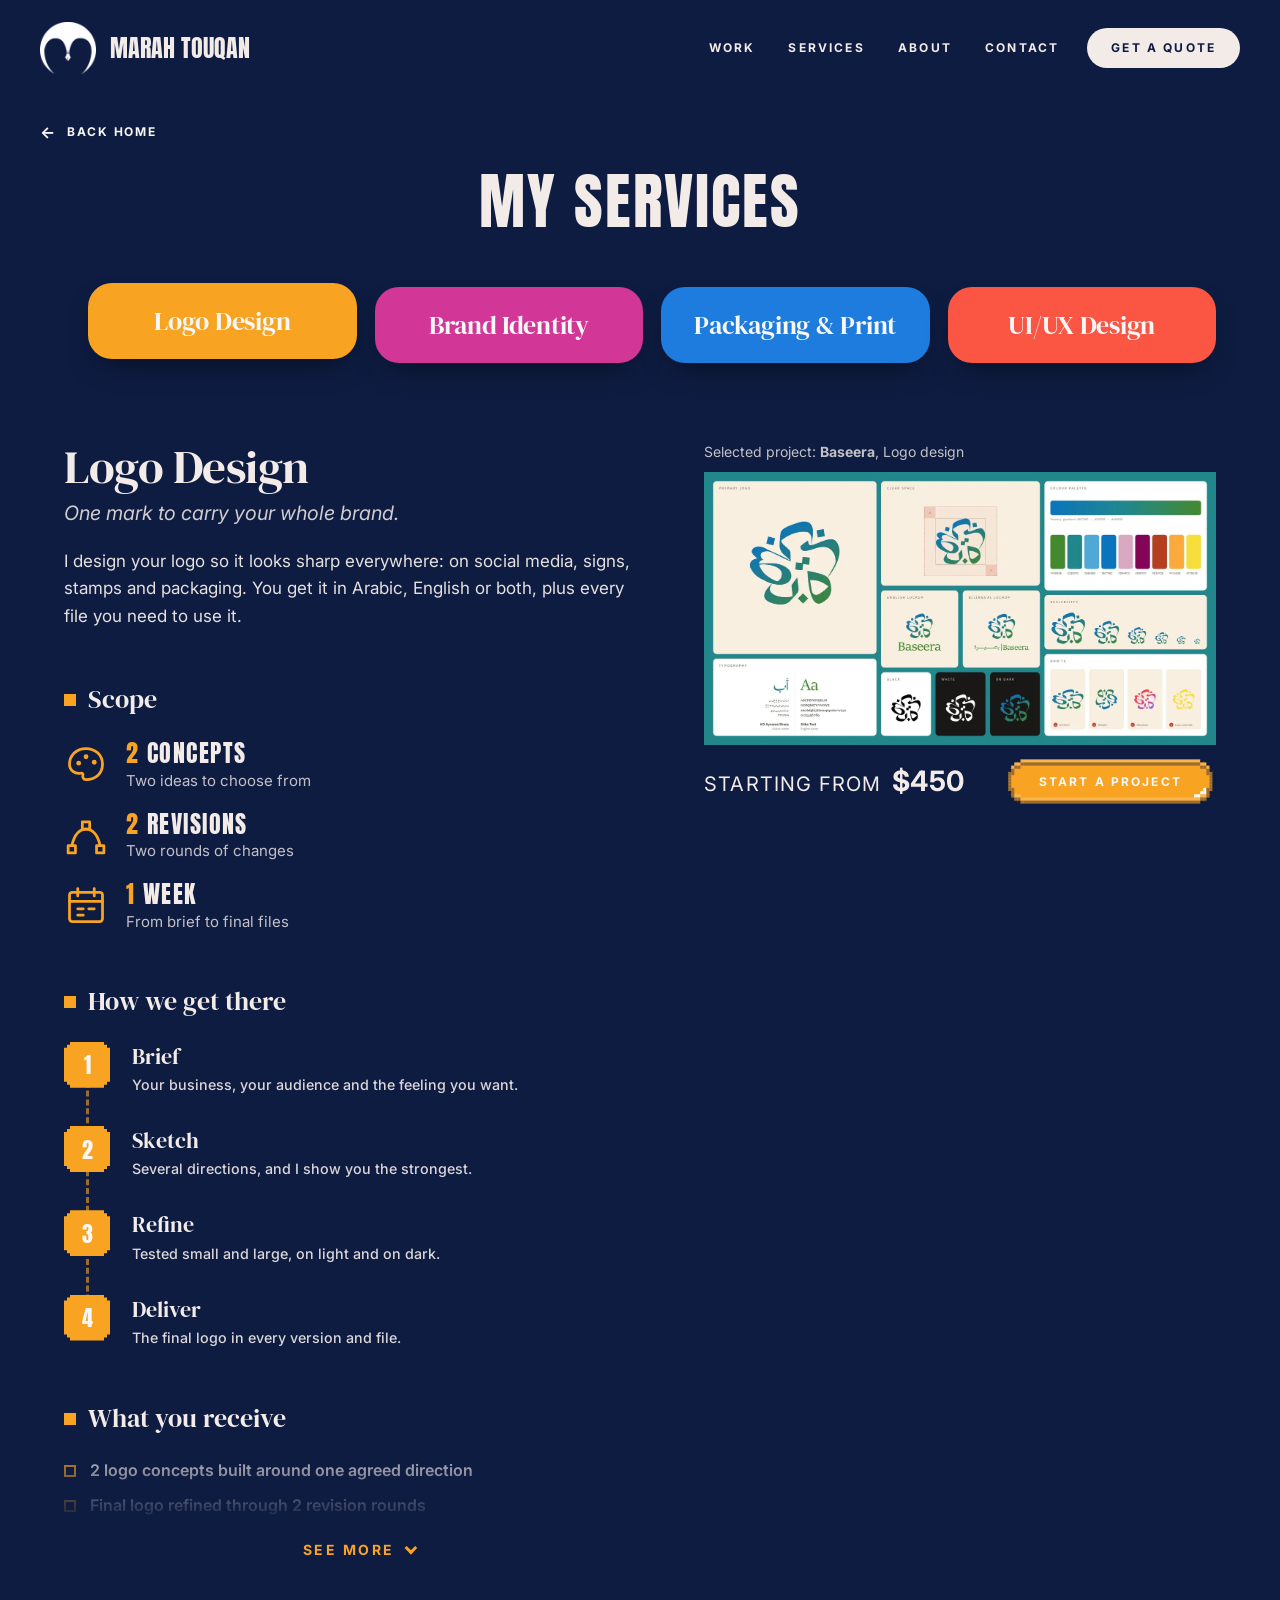
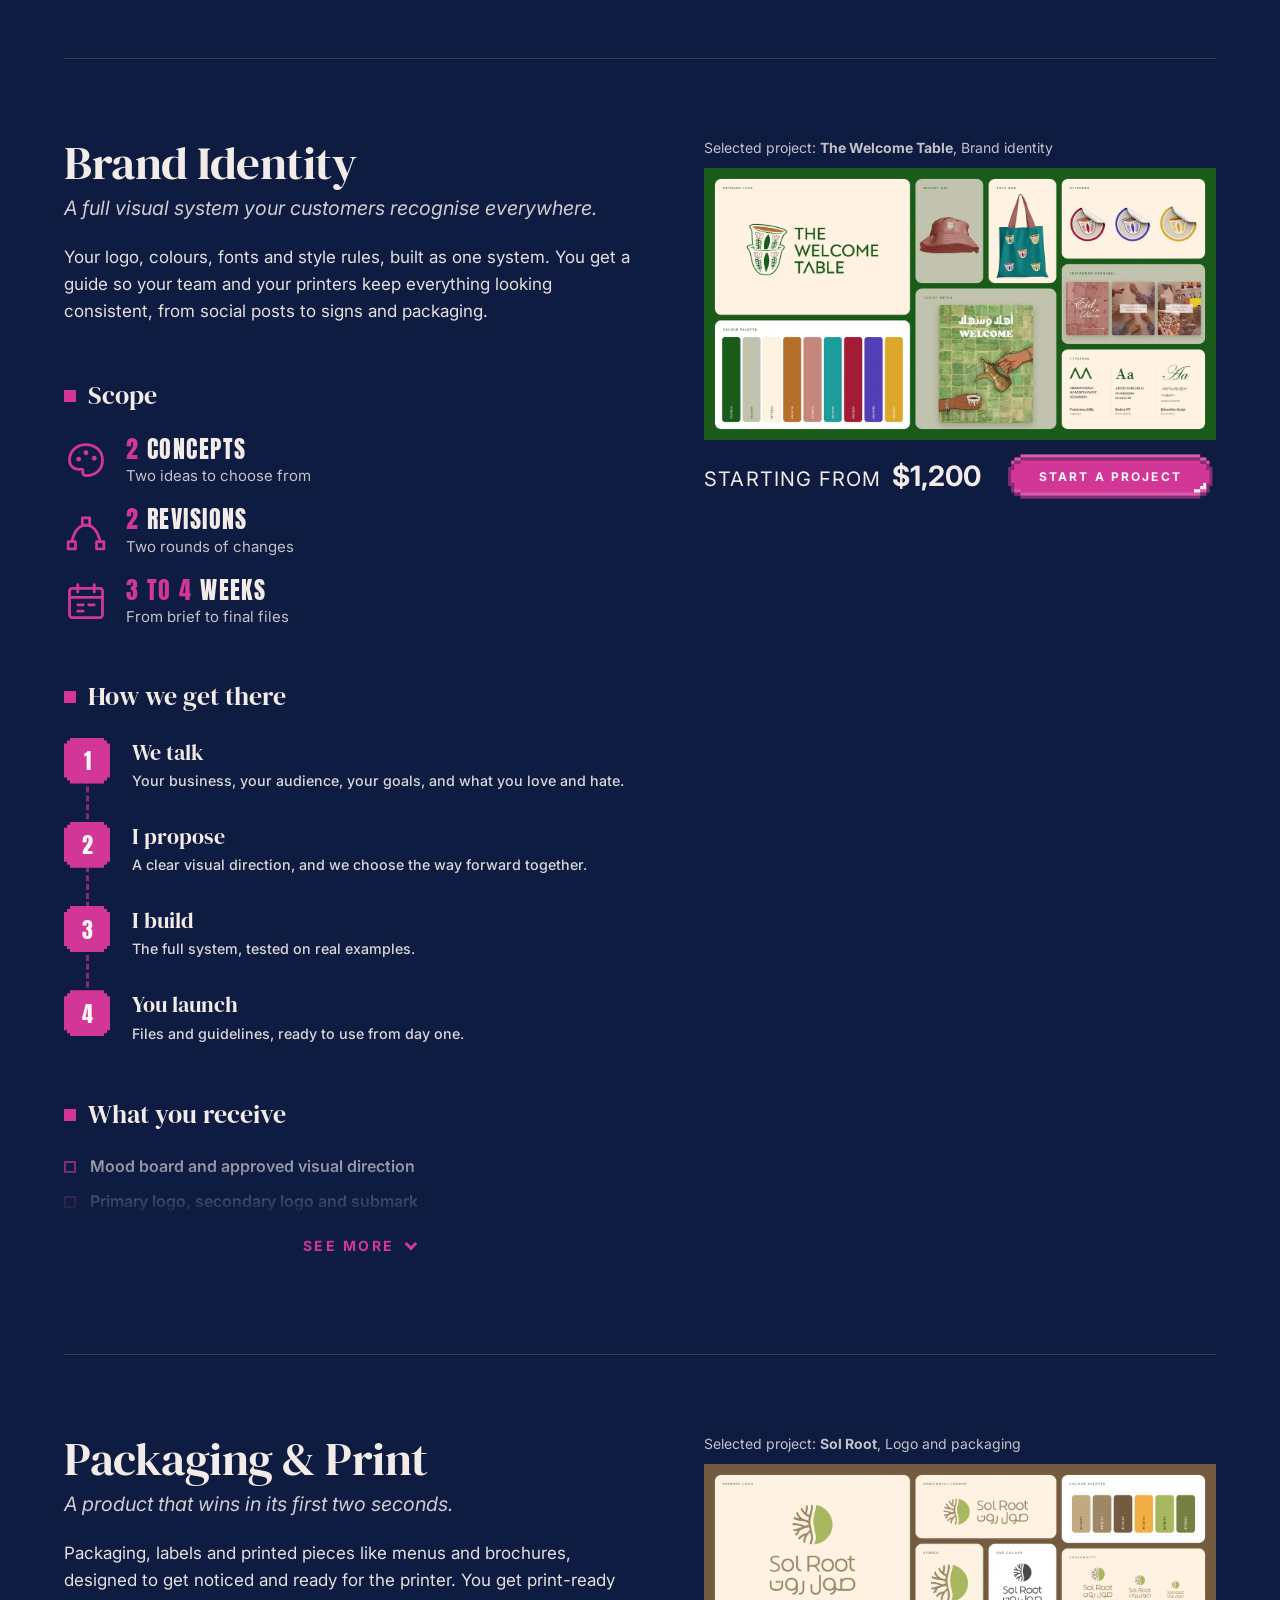
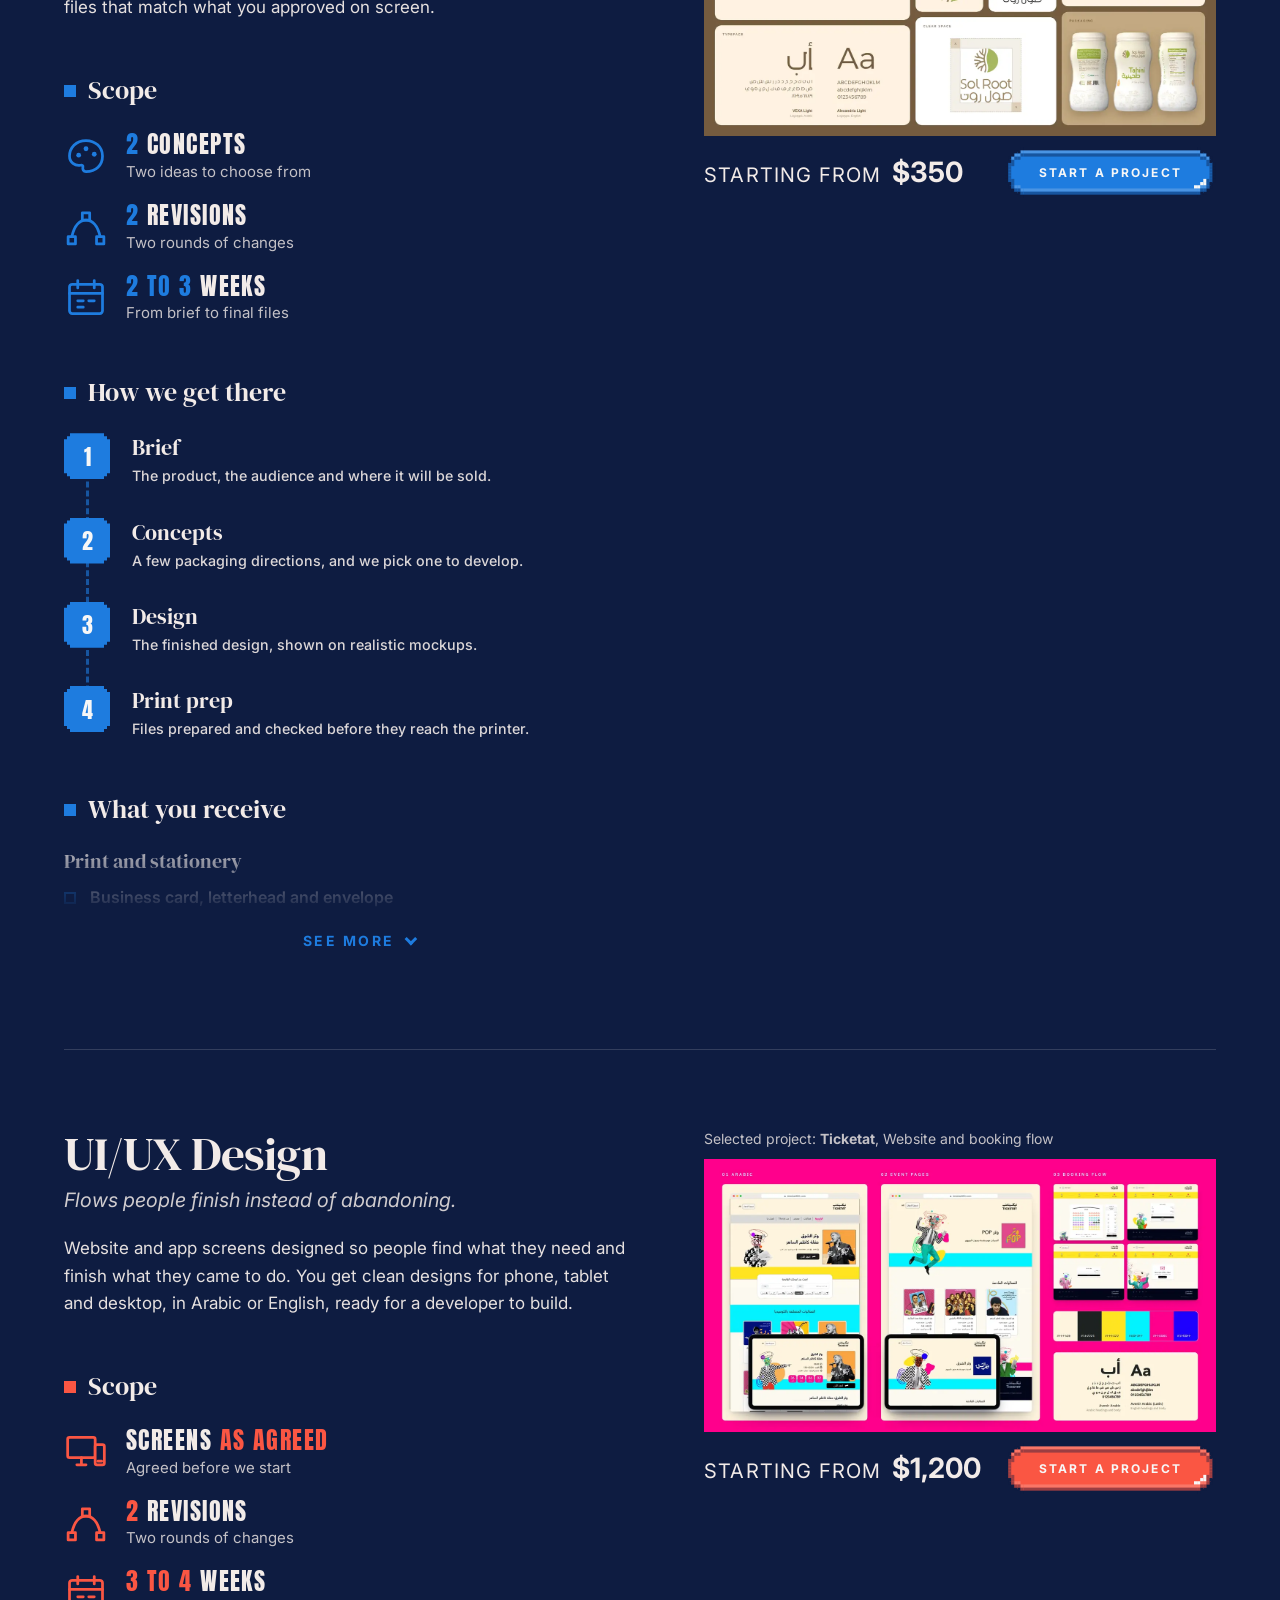
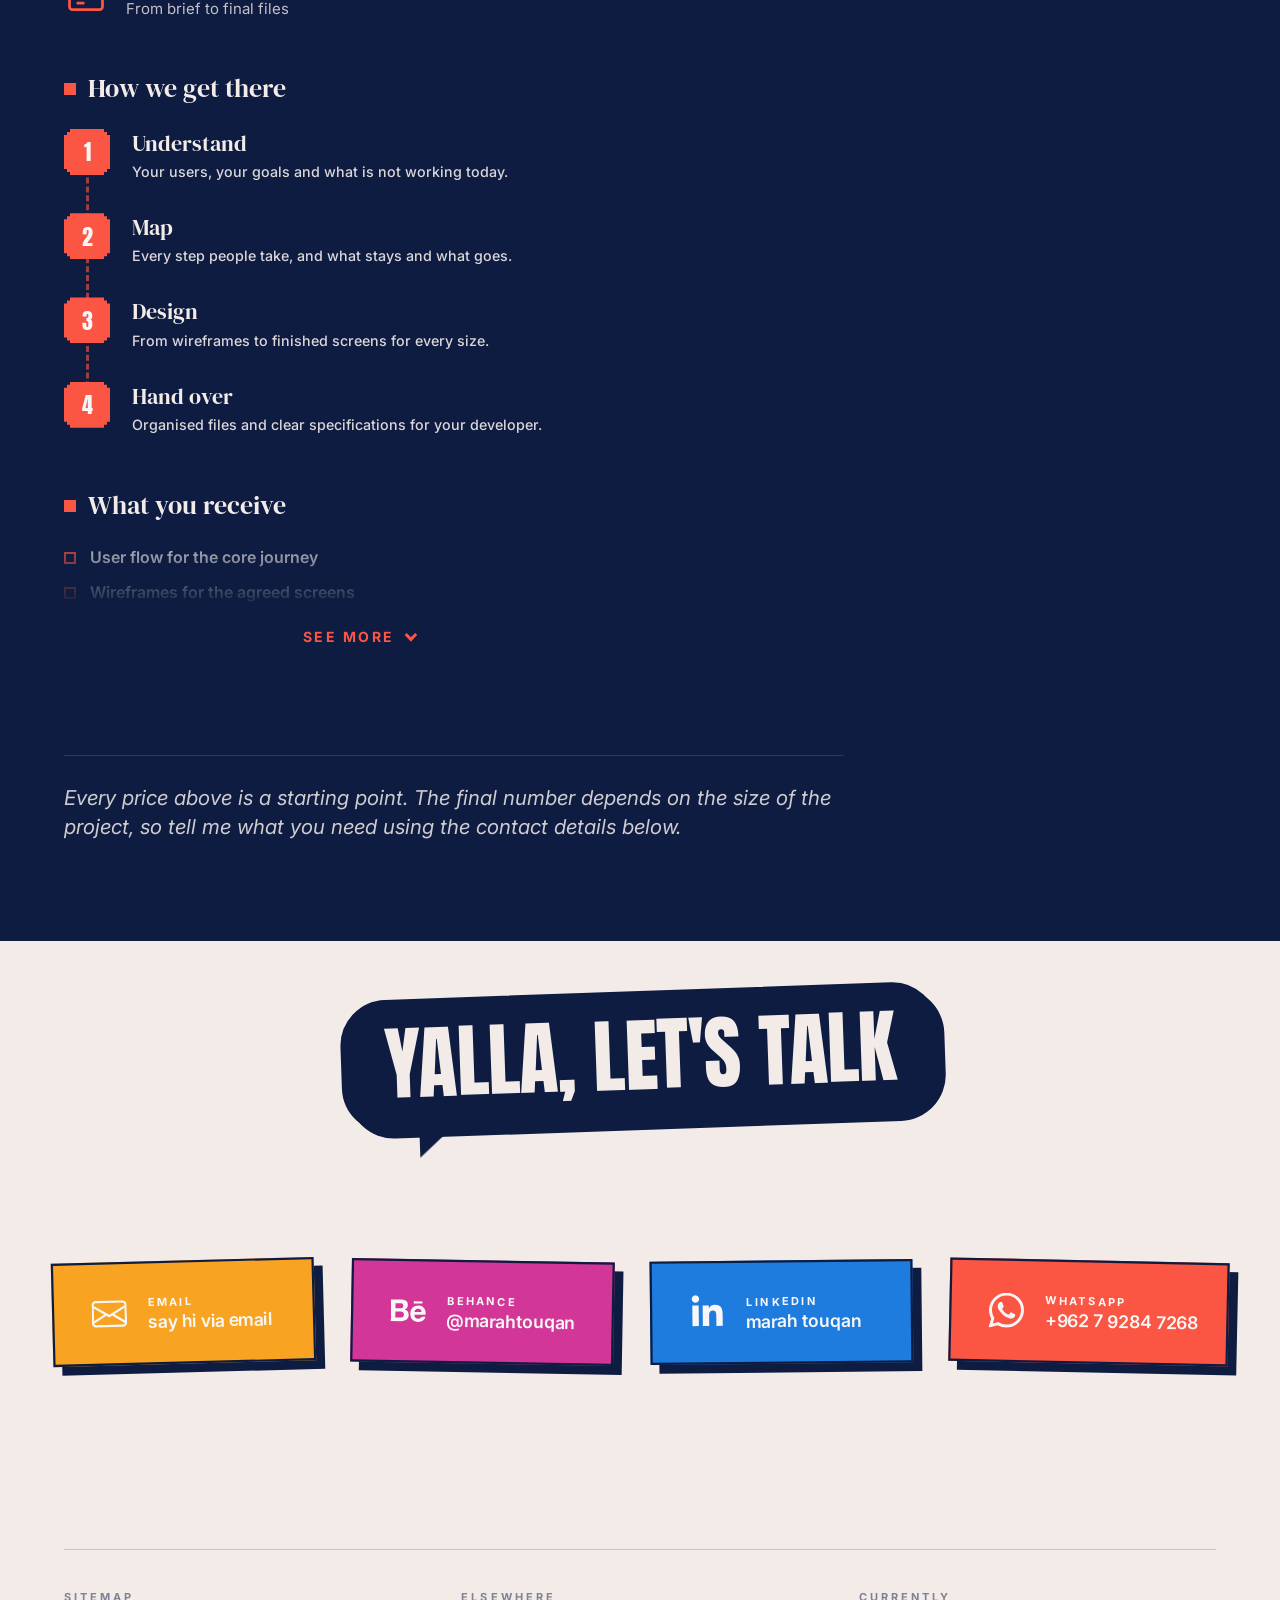
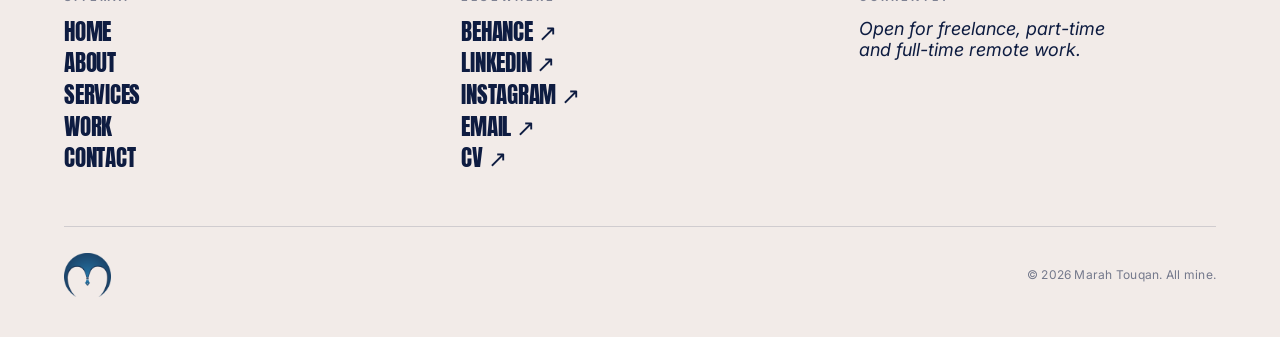
<file: services.html>
<!DOCTYPE html>
<html lang="en">
<head>
<script>/* a refresh always starts from the top of the same page */try{var __n=performance.getEntriesByType('navigation')[0];if(__n&&__n.type==='reload'){if('scrollRestoration' in history)history.scrollRestoration='manual';if(location.hash)history.replaceState(null,'',location.pathname+location.search);}}catch(e){}</script>
<meta charset="UTF-8">
<meta name="viewport" content="width=device-width, initial-scale=1.0">
<title>Logo, Brand Identity, Packaging &amp; UI/UX Design Services | Marah Touqan</title>
<meta name="description" content="Four design services from freelance designer Marah Touqan: logo design from $450, brand identity from $1,200, packaging design from $350 and UI/UX design from $1,200. Arabic and English." />
<link rel="canonical" href="https://marahtouqan.com/services.html" />
<meta property="og:url" content="https://marahtouqan.com/services.html" />
<meta property="og:type" content="website" />
<meta property="og:site_name" content="Marah Touqan" />
<meta property="og:title" content="Logo, Brand Identity, Packaging &amp; UI/UX Design Services | Marah Touqan" />
<meta property="og:description" content="Four design services from freelance designer Marah Touqan: logo design from $450, brand identity from $1,200, packaging design from $350 and UI/UX design from $1,200. Arabic and English." />
<meta property="og:image" content="https://marahtouqan.com/assets/og-preview.png" />
<meta property="og:image:width" content="1200" />
<meta property="og:image:height" content="630" />
<meta property="og:image:alt" content="Marah Touqan, brand identity, logo, packaging and UI/UX designer, with the four service cards: Logo Design, Brand Identity, Packaging and Print, UI/UX Design" />
<meta name="twitter:card" content="summary_large_image" />
<meta name="twitter:image" content="https://marahtouqan.com/assets/og-preview.png" />
<link rel="icon" type="image/png" href="assets/favicon.png" />
<link rel="preconnect" href="https://fonts.googleapis.com">
<link rel="preconnect" href="https://fonts.gstatic.com" crossorigin>
<link href="https://fonts.googleapis.com/css2?family=Anton&family=DM+Serif+Display&family=Inter:ital,wght@0,400;0,500;0,600;0,700;1,400;1,500&display=swap" rel="stylesheet">
<style>
:root {
  --bg:   #F2EBE8;
  --ink:  #0E1C41;
  --pop:  #D23697;
}
*, *::before, *::after { box-sizing: border-box; margin: 0; padding: 0; }
html, body { background: var(--bg); color: var(--ink); font-family: 'Inter', sans-serif; scroll-behavior: smooth; }

/* Header */
.header {
  position: sticky; top: 0;
  display: flex; align-items: center; justify-content: space-between;
  padding: 20px 40px;
  background: rgba(242, 235, 232, 0.92);
  backdrop-filter: blur(6px);
  border-bottom: 1.5px solid rgba(14, 28, 65, 0.08);}
.brand {
  display: flex; align-items: center; gap: 14px;
  color: var(--ink); text-decoration: none;
}
.brand img { height: 56px; width: 56px; object-fit: contain; }
.brand-name {
  font-family: 'Anton', sans-serif;
  font-size: 24px;
  line-height: 1;
  text-transform: uppercase;
}



/* Page intro · Split personality: bold headline left, italic manifesto right */








/* Gallery grid */


.project {
  position: relative;
  overflow: hidden;
  border-radius: 6px;
  background: var(--ink);
  cursor: pointer;
}
.project img {
  width: 100%;
  height: auto;
  display: block;
}




@media (max-width: 800px) {
  
  
  .header { padding: 16px 20px; }
  .brand img { height: 46px; width: 46px; }
  .brand-name { font-size: 20px; }
  
}

/* Lightbox */






/* Footer */


/* Home page footer */
.footer {
  background: var(--bg);
  color: var(--ink);
  position: relative;
  overflow: hidden;
}

/* Top stripe marquee */


@keyframes footerMarquee {
  from { transform: translateX(0); }
  to   { transform: translateX(-50%); }
}

.footer-inner {
  max-width: 1500px;
  margin: 0 auto;
  padding: 80px 5vw 40px;
}

/* Big sign-off row */







/* Three-column block */
.footer-cols {
  display: grid;
  grid-template-columns: 1fr 1fr 1fr;
  align-items: start;
  gap: 40px;
  margin-bottom: 50px;
}
.footer-col-label {
  display: block;
  font-family: 'Inter', sans-serif;
  font-weight: 700;
  font-size: 11px;
  letter-spacing: 0.28em;
  text-transform: uppercase;
  color: var(--ink);
  opacity: .5;
  margin-bottom: 14px;
}
.footer-list {
  list-style: none;
  padding: 0; margin: 0;
}
.footer-list li { margin: 4px 0; }
.footer-list a {
  font-family: 'Anton', sans-serif;
  font-weight: 400;
  font-size: clamp(22px, 1.8vw, 30px);
  line-height: 1.2;
  letter-spacing: -0.01em;
  text-transform: uppercase;
  color: var(--ink);
  text-decoration: none;
  transition: color .35s ease;
}
@media (hover: hover) { .footer-list a:hover { color: var(--pop); } }





.footer-status {
  font-family: 'Inter', sans-serif;
  font-style: italic;
  font-size: clamp(18px, 1.4vw, 22px);
  color: var(--ink);
  margin: 0 0 8px;
}
/* status-dot styles removed - no green dot, no animation */


/* Bottom row */
.footer-logo {
  width: auto;
  display: block;
  margin-right: 6px;}
.footer-bottom {
  display: flex; justify-content: space-between;
  padding-top: 26px;
  border-top: 1px solid rgba(14,28,65,0.15);}
.footer-copy {
  font-family: 'Inter', sans-serif;
  font-size: 12px;
  color: var(--ink);
  opacity: .55;
  margin: 0;
  letter-spacing: 0.02em;
}


@media (max-width: 900px) {
  
  
  .footer-cols { grid-template-columns: 1fr 1fr; gap: 30px; }
  .footer-cols .footer-col:last-child { grid-column: span 2; justify-self: start; text-align: left; }
}
@media (max-width: 540px) {
  .footer-cols { grid-template-columns: 1fr 1fr; gap: 24px; }
  .footer-cols .footer-col:last-child { grid-column: span 2; justify-self: start; text-align: left; }
  .footer-bottom { flex-direction: column; align-items: flex-start; }
}

/* Contact section (from home page) */
.contact {
  background: #F2EBE8;
  color: var(--ink);
  position: relative;
  overflow: hidden;}

.contact-inner {
  max-width: 1500px;
  margin: 0 auto;
}

/* Tilted cream banner title (matching the work section style) */
.contact-header {
  text-align: center;
  margin-bottom: 80px;
}
/* Contact title — cartoon speech bubble (30% smaller, nudged up) */
.contact-title {
  margin: -70px auto 30px;
  display: inline-block;
  position: relative;
  padding: 25px 42px 30px;
  background: var(--ink);
  color: var(--bg);
  border-radius: 46px;
  box-shadow: 6px 6px 0 var(--ink);
  border: 2px solid var(--ink);
  transform: rotate(-2deg);
}
.contact-title::after {
  /* speech bubble tail (lower-left) */
  content: "";
  position: absolute;
  bottom: -26px;
  left: 74px;
  width: 0; height: 0;
  border-style: solid;
  border-width: 30px 34px 0 0;
  border-color: var(--ink) transparent transparent transparent;
  filter: drop-shadow(0 2px 0 var(--ink));
}
.contact-title-banner {
  display: block;
  font-family: 'Anton', sans-serif;
  font-weight: 400;
  text-transform: uppercase;
  letter-spacing: -0.01em;
  line-height: 0.92;
  font-size: clamp(40px, 6.3vw, 100px);
  color: var(--bg);
  white-space: nowrap;
}

/* Contact lede — typewriter animation */





/* Prevent the cursor from wrapping to a new line at end of paragraph */



@keyframes ttBlink { 50% { opacity: 0; } }

/* Contact cards grid */
/* Contact layout: title/lede left, cards right (2x2) */
.contact-layout {
  display: flex;
  flex-direction: column;
  align-items: center;
  gap: 50px;
  text-align: center;
}
.contact-grid {
  display: grid;
  grid-template-columns: repeat(4, 1fr);
  gap: 60px;
  width: 100%;
  max-width: 1240px;
  margin: -20px auto 0;
}
@media (max-width: 900px) {
  .contact-grid { grid-template-columns: repeat(2, 1fr);}
}
@media (max-width: 540px) {
  .contact-grid { grid-template-columns: 1fr; }
}

/* Contact card — testimonial-style: solid color box, dark blue border + shadow,
   horizontal layout with icon on left, text on right */
.contact-card {
  --card-c: #D23697;
  background: var(--card-c);
  color: var(--bg);
  text-decoration: none;
  border: 2.5px solid var(--ink);
  border-radius: 0;
  box-shadow: 8px 8px 0 var(--ink);
  display: flex;
  flex-direction: row;
  align-items: center;
  gap: 11px;
  text-align: left;
  position: relative;
  overflow: visible;
  min-height: 94px;
  box-sizing: border-box;
  padding: 18px 26px;
  transform-origin: center;
  scale: 1.1;
  transition: transform .25s ease, scale .25s ease;
}

/* Slight rotation per card — matches testimonial cards */
.contact-card:nth-child(1) { rotate: -1.5deg; }
.contact-card:nth-child(2) { rotate: 1deg; }
.contact-card:nth-child(3) { rotate: -0.6deg; }
.contact-card:nth-child(4) { rotate: 1.2deg; }

@media (hover: hover) { .contact-card:hover { scale: 1.14; } }

/* Platform icon on the left */
.contact-card::before {
  flex: 0 0 auto;
  display: flex;
  align-items: center;
  justify-content: center;
  width: 48px;
  height: 48px;
  line-height: 1;
  color: var(--bg);
  transition: transform .35s cubic-bezier(.34, 1.56, .64, 1);
  transform-origin: center;}
/* Text block on the right (label stacked on value) */
.contact-card-text {
  display: flex;
  flex-direction: column;
  gap: 5px;
  min-width: 0;
}
.contact-card[data-card="email"] { --card-c: #F9A323; }
.contact-card[data-card="behance"] { --card-c: #D23697; }
.contact-card[data-card="linkedin"] { --card-c: #1E7CDF; }
.contact-card[data-card="phone"] { --card-c: #FA5643; }

/* Icon hover animations removed */

/* Email — flies up and away (like sending mail) */

/* Behance — gentle wave / rock side-to-side */

/* LinkedIn — slides in from the left like a notification */

/* Phone — ringing shake */


.contact-card-label {
  display: block;
  background: none;
  margin: 0;
  border: none;
  padding: 0;
  font-family: 'Inter', sans-serif;
  font-weight: 700;
  font-size: 10px;
  line-height: 1;
  letter-spacing: 0.22em;
  text-transform: uppercase;
  color: var(--bg);
  opacity: 0.75;
}
.contact-card-value {
  display: block;
  background: none;
  margin: 0;
  border: none;
  padding: 0;
  font-family: 'Inter', sans-serif;
  font-weight: 600;
  font-size: 16px;
  line-height: 1;
  color: var(--bg);
  text-transform: none;
  letter-spacing: -0.01em;
  white-space: nowrap;
  transition: color .25s ease;
}






@media (max-width: 1024px) {
  .contact-grid { grid-template-columns: repeat(2, 1fr); }
  
  .contact-header { margin-bottom: 60px; }
}


.contact { padding: 120px 5vw 110px; }
@media (max-width: 1024px) { .contact { padding: 90px 5vw 80px; } }
@media (max-width: 900px) {
  .contact-card { scale: 1; }
  .contact-card:nth-child(n) { rotate: 0deg; }
  .contact-grid { gap: 18px; }
}
@media (max-width: 600px) { .contact { padding: 60px 16px 60px; } }

/* ---- Responsive: all screens ---- */
img { max-width: 100%; }

/* Large desktops */


/* Small laptops and large tablets */
@media (max-width: 1100px) {
  
  
  .header { padding: 18px 28px; }
}

/* Tablets */
@media (max-width: 900px) {
  .footer-inner { padding: 60px 28px 30px; }
  
}

/* Phones */
@media (max-width: 640px) {
  .header { padding: 14px 16px; gap: 10px; }
  .brand { gap: 10px; }
  .brand img { height: 40px; width: 40px; }
  .brand-name { font-size: 17px; }
  
  
  
  
  
  
  .footer-inner { padding: 46px 16px 26px; }
  .footer-bottom { gap: 14px; }
  .footer-logo { height: 38px; }
  
}

/* Very small phones */
@media (max-width: 380px) {
  .brand-name { font-size: 15px; }
  
  .footer-list a { font-size: 20px; }
}

/* Touch devices: no hover, so keep labels readable */

/* Services page: console-style menu */
.stage { background: var(--ink); color: var(--bg); padding: 70px 5vw 100px; }
.stage-inner { max-width: 1250px; margin: 0 auto; }
.stage-title { font-family: 'Anton', sans-serif; text-transform: uppercase; margin-bottom: 36px; text-align: center;}

.menu-layout { display: grid; gap: 36px; }
.menu { z-index: 20; display: grid; grid-template-columns: repeat(4, 1fr); gap: 18px; padding: 14px 20px 14px 40px; background: var(--ink); margin: 0 -5vw; padding-left: calc(5vw + 24px); padding-right: 5vw;}
.menu-item { position: relative; cursor: pointer; text-decoration: none; transform-origin: center;}
@media (hover: hover) { .menu-item:hover { opacity: 1; } }
.menu-item[aria-current="true"] { opacity: 1;}
.menu-item:focus-visible { outline: 3px solid var(--bg); outline-offset: 4px; }
.menu-item::before { content: ""; position: absolute; left: -26px; top: 50%; width: 34px; height: 34px; margin-top: -17px; background: url(assets/cursor.svg) center/contain no-repeat; image-rendering: pixelated; opacity: 0; transform: translateX(-8px); transition: opacity .2s ease, transform .2s ease; }
.menu-item[aria-current="true"]::before { opacity: 1; transform: translateX(0); animation: stageNudge .9s ease-in-out infinite; }
@keyframes stageNudge { 50% { transform: translateX(6px); } }
.svc-list-wrap { display: grid; gap: 0; min-width: 0; }
.svc { padding: 80px 0 90px; border-top: 1px solid rgba(242,235,232,.16);}
.svc-top { display: grid; align-items: start;}
.svc:first-child { border-top: 0; padding-top: 30px; }
.svc-head { display: flex; flex-direction: column; align-items: flex-start; min-width: 0;}
.svc-head h2 { font-family: 'DM Serif Display', Georgia, serif; font-weight: 400; font-size: clamp(32px, 3.7vw, 58px); line-height: 1; letter-spacing: -0.01em; color: var(--bg); white-space: nowrap; }
.svc-head h2 br { display: none; }
.svc-tag { font-family: 'Inter', sans-serif; font-style: italic; font-size: clamp(18px, 1.55vw, 22px); line-height: 1.3; opacity: .85; max-width: none; }
.panel-cta { display: inline-block; margin-top: 6px; padding: 18px 34px; background: var(--box) center/100% 100% no-repeat; color: var(--txt); font-family: 'Inter', sans-serif; font-weight: 700; font-size: 12px; letter-spacing: .18em; text-transform: uppercase; text-decoration: none; transition: transform .2s ease; }
@media (hover: hover) { .panel-cta:hover { transform: translateY(-3px) scale(1.04); } }


.svc-body { min-width: 0;}
.svc-body p { font-family: 'Inter', sans-serif; font-size: 17px; line-height: 1.7; color: var(--bg); opacity: .86; margin-bottom: 18px; }

.svc-sub { position: relative; display: block; margin: 34px 0 18px; padding-left: 24px; color: var(--bg);}
.svc-sub::before { content: ""; position: absolute; left: 0; width: 12px; height: 12px; background: var(--c);}








.svc-num { width: 46px; height: 46px; display: grid; place-items: center; background: var(--c); color: var(--txt); font-family: 'Anton', sans-serif; font-size: 22px; clip-path: polygon(6px 0, calc(100% - 6px) 0, calc(100% - 6px) 3px, calc(100% - 3px) 3px, calc(100% - 3px) 6px, 100% 6px, 100% calc(100% - 6px), calc(100% - 3px) calc(100% - 6px), calc(100% - 3px) calc(100% - 3px), calc(100% - 6px) calc(100% - 3px), calc(100% - 6px) 100%, 6px 100%, 6px calc(100% - 3px), 3px calc(100% - 3px), 3px calc(100% - 6px), 0 calc(100% - 6px), 0 6px, 3px 6px, 3px 3px, 6px 3px); position: relative; z-index: 1; }

.svc-steptext { font-family: 'Inter', sans-serif; font-size: 15px; line-height: 1.6; color: var(--bg); opacity: .8; }
.stage-hint { margin-top: 10px; padding-top: 28px; border-top: 1px solid rgba(242,235,232,.16); font-family: 'Inter', sans-serif; font-style: italic; font-size: clamp(18px, 1.6vw, 22px); line-height: 1.4; opacity: .85; max-width: 60ch; }
.svc-end { display: grid; align-items: start;}
.svc-end .svc-sub { margin-top: 24px; }
.svc-end > div > .svc-sub:first-child { margin-top: 20px; }
.svc-check { list-style: none; padding: 0; display: grid; gap: 12px 26px;}
.svc-check li { position: relative; color: var(--bg);}
.svc-check li::before { content: ""; position: absolute; left: 0;}
.svc-minor { margin: 22px 0 12px;}
.svc-fmts { list-style: none; padding: 0; display: flex; flex-wrap: wrap; gap: 10px; }
.svc-fmts li { padding: 7px 11px; border: 2px solid var(--c); color: var(--bg); font-family: 'Inter', sans-serif; font-weight: 700; font-size: 13px; letter-spacing: .06em; line-height: 1; }
.svc-filetext { margin-top: 14px; font-family: 'Inter', sans-serif; font-size: 15px; line-height: 1.6; color: var(--bg); opacity: .8; max-width: 60ch; }





.svc-price { display: flex; align-items: baseline; flex-wrap: wrap; gap: 10px; margin: 0 0 16px; }
.svc-price span { font-family: 'Inter', sans-serif; text-transform: uppercase;}
.svc-price strong { font-family: 'Inter', sans-serif; font-weight: 700; font-size: 28px; line-height: 1; color: var(--bg); }


.svc-toolrow { list-style: none; padding: 0; display: flex; flex-wrap: wrap; gap: 16px 28px; }
.svc-toolrow li { display: flex; align-items: center; gap: 12px; }
.svc-toolrow img { width: 40px; height: 40px; padding: 5px; box-sizing: border-box; display: block; background: var(--bg); border-radius: 9px; }
.svc-toolrow span { font-family: 'Inter', sans-serif; font-weight: 600; font-size: 15px; color: var(--bg); }
@media (max-width: 900px) { .svc-end { grid-template-columns: 1fr; } .svc-check { grid-template-columns: 1fr; } }

@media (max-width: 900px) {
  .stage { padding: 50px 5vw 70px; }
  .menu { position: static; margin: 0;}
  .menu-item { letter-spacing: .03em; transform-origin: center;}
  .menu-item::before { left: -14px; width: 26px; height: 26px; margin-top: -13px; }
  .svc { padding: 52px 0 60px; scroll-margin-top: 90px; }
  .svc-top { gap: 28px 0;}
  .svc-head { position: static; }
  
  .svc-tag { max-width: none; }
  .svc-body p { font-size: 16px; }
  
  
  .svc-how { margin-top: 10px; }
}

@media (prefers-reduced-motion: reduce) { .menu-item::before, .stage-title::after { animation: none; }  .panel-cta { transition: none; } }

/* single reading column: title, story, who, steps, receive, files, scope, tools, action */
.svc > * { max-width: 900px; }

.svc-head { gap: 10px;}
.svc-body { max-width: none; }

.svc-how { margin-top: 44px; }
.svc-end { grid-template-columns: 1fr; gap: 0;}
.svc-check { grid-template-columns: 1fr; }





.svc-cta .panel-cta { margin-top: 0; }

.svc-proj { margin: 40px 0 0; max-width: 900px; }
.svc-proj img { display: block; width: 100%; height: auto; }
.svc-proj figcaption { margin-top: 12px; font-family: 'Inter', sans-serif; font-size: 14px; color: var(--bg); opacity: .8; }
.svc-proj strong { font-weight: 700; }

/* project image beside the text */
.svc > .svc-top { max-width: none; }
.svc-top { grid-template-columns: minmax(0, 1.15fr) minmax(0, 1fr); gap: 22px clamp(32px, 4vw, 64px); }
.svc-top .svc-head, .svc-top .svc-body { grid-column: 1; }
.svc-top .svc-proj { grid-column: 2; grid-row: 1 / span 2; margin: 0; align-self: start; position: sticky; top: 240px; }
@media (max-width: 900px) { .svc-top .svc-proj { grid-column: 1; grid-row: auto; position: static; margin-top: 8px; } }

/* image stays pinned beside the whole description */
@media (min-width: 901px) {
  .svc { display: grid; grid-template-columns: minmax(0, 1.15fr) minmax(0, 1fr); column-gap: clamp(32px, 4vw, 64px); align-items: start; }
  .svc > * { max-width: none; grid-column: 1; }
  .svc > .svc-top { display: contents; }
  .svc-top .svc-head, .svc-top .svc-body { grid-column: 1; margin-bottom: 22px; }
  .svc .svc-proj { grid-column: 2; margin: 0;}
}
.svc-tools .svc-minor { margin-top: 0; }

@media (hover: none), (pointer: coarse) { .menu-item::before { display: none; } }

/* ---- custom pixel cursor (same as the home page) ---- */
html, body { cursor: none; }
*, *::before, *::after { cursor: none !important; }
.pixel-cursor { position: fixed; top: 0; left: 0; width: 36px; height: 36px; pointer-events: none; z-index: 99999; transform: translate(2px, 1px); transition: transform .25s ease; will-change: transform; }
.pixel-cursor img { width: 100%; height: 100%; display: block; image-rendering: pixelated; }
.cursor-active .pixel-cursor { transform: translate(2px, 1px) scale(1.4); }
.trail-pixel { position: fixed; width: 6px; height: 6px; background: var(--bg); outline: 1px solid var(--ink); pointer-events: none; z-index: 99998; animation: trailFade .55s steps(5, end) forwards; }
@keyframes trailFade { 0% { opacity: 1; transform: scale(1); } 100% { opacity: 0; transform: scale(0); } }
@media (max-width: 768px), (hover: none), (pointer: coarse) {
  *, *::before, *::after { cursor: auto !important; }
  .pixel-cursor, .trail-pixel { display: none !important; }
}
/* items under "What you receive": same serif as the heading, bold; every bullet is a filled square */
.svc-check li { opacity: 1; padding-left: 26px;}


.svc-pricebox { margin-top: 22px; display: grid; gap: 18px; }
.svc-pricerow em { display: block; margin-bottom: 6px; font-style: normal; color: var(--bg);}
.svc-pricebox .svc-price { margin: 0; }

.svc-check li::before { background: transparent; border: 2px solid var(--c); width: 12px; height: 12px; box-sizing: border-box; }
/* fonts swapped: section titles are the serif, the items under "What you receive" are the grotesque */
.svc-sub { font-family: 'DM Serif Display', Georgia, serif; font-weight: 400; letter-spacing: 0; text-transform: none; line-height: 1.1;}
.svc-sub::before { margin-top: -6px;}
.svc-check li { font-family: 'Inter', sans-serif; font-weight: 600; font-size: 16px; line-height: 1.45; }
.svc-check li::before { top: 6px; margin-top: 0; }
/* one type system for every title and everything under it:
   titles and sub-titles = bold serif; the items and text under them = Inter; list markers = outlined squares */
 .svc-minor { font-family: 'DM Serif Display', Georgia, serif; font-weight: 400; font-size: clamp(20px, 1.6vw, 24px); letter-spacing: 0; text-transform: none; line-height: 1.15; }
.svc-minor { color: var(--bg); }
.svc-pricerow em { font-family: 'DM Serif Display', Georgia, serif; font-weight: 400; font-size: clamp(20px, 1.6vw, 24px); letter-spacing: 0; text-transform: none; opacity: 1; }


.svc-steptext, .svc-filetext { font-family: 'Inter', sans-serif; font-weight: 500; font-size: 15.5px; line-height: 1.55; opacity: .9; }

.contact-card .contact-card-label { opacity: 1; }

/* white text and icons on every colored contact box (colors darkened so white passes 4.5:1) */
.contact-card, .contact-card::before, .contact-card .contact-card-label, .contact-card .contact-card-value { color: #F7F7F7; }

@media (max-width: 900px) { .svc-head h2 { font-size: clamp(28px, 9vw, 48px); } }
@media (max-width: 900px) { .svc-top { grid-template-columns: minmax(0, 1fr); } .svc-top .svc-head, .svc-top .svc-body, .svc-top .svc-proj { grid-column: 1; } }

/* small screens: contact boxes two per row, clean and unrotated (same on every page) */
@media (max-width: 600px) {
  .contact-grid { grid-template-columns: repeat(2, minmax(0, 1fr)); gap: 14px; margin-top: 0; }
  .contact-grid .contact-card { scale: 1; rotate: 0deg; flex-direction: row; align-items: center; justify-content: flex-start;}
  @media (hover: hover) { .contact-grid .contact-card:hover { scale: 1; } }
  .contact-card::before { flex: 0 0 auto; font-size: 22px;}
  .contact-card-text { gap: 4px; }
  .contact-card-label { letter-spacing: .18em;}
  .contact-card-value { white-space: normal; overflow-wrap: anywhere; line-height: 1.15;}
  .contact-card-text { min-width: 0; }
}
@media (max-width: 400px) {
  .contact-card { padding: 12px 8px; gap: 6px; }
  .contact-card::before { width: 24px; height: 24px; font-size: 19px; }
  .contact-card-value { font-size: 11.5px; letter-spacing: -0.02em; }
  .contact-card-label { font-size: 8px; }
}
@media (max-width: 340px) { .contact-card { padding: 12px 5px; gap: 4px; } .contact-card::before { font-size: 17px;} .contact-card-value { font-size: 9.5px; letter-spacing: -0.03em; } .contact-card-label { letter-spacing: .12em; } }

/* contact icons: envelope, Behance, WhatsApp from Bootstrap Icons (MIT); LinkedIn "in" from Font Awesome Free (CC BY 4.0, fontawesome.com) */
.contact-card::before { content: ""; background: #F7F7F7; background-image: none; -webkit-mask-repeat: no-repeat; mask-repeat: no-repeat; -webkit-mask-position: center; mask-position: center; -webkit-mask-size: 32px 32px; mask-size: 32px 32px; font-size: 0; }
.contact-card[data-card="email"]::before { -webkit-mask-image: url("data:image/svg+xml,%3Csvg%20xmlns='http://www.w3.org/2000/svg'%20fill='%23000'%20viewBox='0%200%2016%2016'%3E%20%3Cpath%20d='M0%204a2%202%200%200%201%202-2h12a2%202%200%200%201%202%202v8a2%202%200%200%201-2%202H2a2%202%200%200%201-2-2zm2-1a1%201%200%200%200-1%201v.217l7%204.2%207-4.2V4a1%201%200%200%200-1-1zm13%202.383-4.708%202.825L15%2011.105zm-.034%206.876-5.64-3.471L8%209.583l-1.326-.795-5.64%203.47A1%201%200%200%200%202%2013h12a1%201%200%200%200%20.966-.741M1%2011.105l4.708-2.897L1%205.383z'/%3E%20%3C/svg%3E"); mask-image: url("data:image/svg+xml,%3Csvg%20xmlns='http://www.w3.org/2000/svg'%20fill='%23000'%20viewBox='0%200%2016%2016'%3E%20%3Cpath%20d='M0%204a2%202%200%200%201%202-2h12a2%202%200%200%201%202%202v8a2%202%200%200%201-2%202H2a2%202%200%200%201-2-2zm2-1a1%201%200%200%200-1%201v.217l7%204.2%207-4.2V4a1%201%200%200%200-1-1zm13%202.383-4.708%202.825L15%2011.105zm-.034%206.876-5.64-3.471L8%209.583l-1.326-.795-5.64%203.47A1%201%200%200%200%202%2013h12a1%201%200%200%200%20.966-.741M1%2011.105l4.708-2.897L1%205.383z'/%3E%20%3C/svg%3E"); }
.contact-card[data-card="behance"]::before { -webkit-mask-image: url("data:image/svg+xml,%3Csvg%20xmlns='http://www.w3.org/2000/svg'%20fill='%23000'%20viewBox='0%200%2016%2016'%3E%20%3Cpath%20d='M4.654%203c.461%200%20.887.035%201.278.14.39.07.711.216.996.391s.497.426.641.747c.14.32.216.711.216%201.137%200%20.496-.106.922-.356%201.242-.215.32-.566.606-.997.817.606.176%201.067.496%201.348.922s.461.957.461%201.563c0%20.496-.105.922-.285%201.278a2.3%202.3%200%200%201-.782.887c-.32.215-.711.39-1.137.496a5.3%205.3%200%200%201-1.278.176L0%2012.803V3zm-.285%203.978c.39%200%20.71-.105.957-.285.246-.18.355-.497.355-.887%200-.216-.035-.426-.105-.567a1%201%200%200%200-.32-.355%201.8%201.8%200%200%200-.461-.176c-.176-.035-.356-.035-.567-.035H2.17v2.31c0-.005%202.2-.005%202.2-.005zm.105%204.193c.215%200%20.426-.035.606-.07.176-.035.356-.106.496-.216s.25-.215.356-.39c.07-.176.14-.391.14-.641%200-.496-.14-.852-.426-1.102-.285-.215-.676-.32-1.137-.32H2.17v2.734h2.305zm6.858-.035q.428.427%201.278.426c.39%200%20.746-.106%201.032-.286q.426-.32.53-.64h1.74c-.286.851-.712%201.457-1.278%201.848-.566.355-1.243.566-2.06.566a4.1%204.1%200%200%201-1.527-.285%202.8%202.8%200%200%201-1.137-.782%202.85%202.85%200%200%201-.712-1.172c-.175-.461-.25-.957-.25-1.528%200-.531.07-1.032.25-1.493.18-.46.426-.852.747-1.207.32-.32.711-.606%201.137-.782a4%204%200%200%201%201.493-.285c.606%200%201.137.105%201.598.355.46.25.817.532%201.102.958.285.39.496.851.641%201.348.07.496.105.996.07%201.563h-5.15c0%20.58.21%201.11.496%201.396m2.24-3.732c-.25-.25-.642-.391-1.103-.391-.32%200-.566.07-.781.176s-.356.25-.496.39a.96.96%200%200%200-.25.497c-.036.175-.07.32-.07.46h3.196c-.07-.526-.25-.882-.497-1.132zm-3.127-3.728h3.978v.957h-3.978z'/%3E%20%3C/svg%3E"); mask-image: url("data:image/svg+xml,%3Csvg%20xmlns='http://www.w3.org/2000/svg'%20fill='%23000'%20viewBox='0%200%2016%2016'%3E%20%3Cpath%20d='M4.654%203c.461%200%20.887.035%201.278.14.39.07.711.216.996.391s.497.426.641.747c.14.32.216.711.216%201.137%200%20.496-.106.922-.356%201.242-.215.32-.566.606-.997.817.606.176%201.067.496%201.348.922s.461.957.461%201.563c0%20.496-.105.922-.285%201.278a2.3%202.3%200%200%201-.782.887c-.32.215-.711.39-1.137.496a5.3%205.3%200%200%201-1.278.176L0%2012.803V3zm-.285%203.978c.39%200%20.71-.105.957-.285.246-.18.355-.497.355-.887%200-.216-.035-.426-.105-.567a1%201%200%200%200-.32-.355%201.8%201.8%200%200%200-.461-.176c-.176-.035-.356-.035-.567-.035H2.17v2.31c0-.005%202.2-.005%202.2-.005zm.105%204.193c.215%200%20.426-.035.606-.07.176-.035.356-.106.496-.216s.25-.215.356-.39c.07-.176.14-.391.14-.641%200-.496-.14-.852-.426-1.102-.285-.215-.676-.32-1.137-.32H2.17v2.734h2.305zm6.858-.035q.428.427%201.278.426c.39%200%20.746-.106%201.032-.286q.426-.32.53-.64h1.74c-.286.851-.712%201.457-1.278%201.848-.566.355-1.243.566-2.06.566a4.1%204.1%200%200%201-1.527-.285%202.8%202.8%200%200%201-1.137-.782%202.85%202.85%200%200%201-.712-1.172c-.175-.461-.25-.957-.25-1.528%200-.531.07-1.032.25-1.493.18-.46.426-.852.747-1.207.32-.32.711-.606%201.137-.782a4%204%200%200%201%201.493-.285c.606%200%201.137.105%201.598.355.46.25.817.532%201.102.958.285.39.496.851.641%201.348.07.496.105.996.07%201.563h-5.15c0%20.58.21%201.11.496%201.396m2.24-3.732c-.25-.25-.642-.391-1.103-.391-.32%200-.566.07-.781.176s-.356.25-.496.39a.96.96%200%200%200-.25.497c-.036.175-.07.32-.07.46h3.196c-.07-.526-.25-.882-.497-1.132zm-3.127-3.728h3.978v.957h-3.978z'/%3E%20%3C/svg%3E"); }
.contact-card[data-card="linkedin"]::before { -webkit-mask-image: url("data:image/svg+xml,%3Csvg%20xmlns='http://www.w3.org/2000/svg'%20viewBox='0%200%20448%20512'%3E%3Cpath%20fill='%23000'%20d='M100.3%20448l-92.9%200%200-299.1%2092.9%200%200%20299.1zM53.8%20108.1C24.1%20108.1%200%2083.5%200%2053.8%200%2039.5%205.7%2025.9%2015.8%2015.8s23.8-15.8%2038-15.8%2027.9%205.7%2038%2015.8%2015.8%2023.8%2015.8%2038c0%2029.7-24.1%2054.3-53.8%2054.3zM447.9%20448l-92.7%200%200-145.6c0-34.7-.7-79.2-48.3-79.2-48.3%200-55.7%2037.7-55.7%2076.7l0%20148.1-92.8%200%200-299.1%2089.1%200%200%2040.8%201.3%200c12.4-23.5%2042.7-48.3%2087.9-48.3%2094%200%20111.3%2061.9%20111.3%20142.3l0%20164.3-.1%200z'/%3E%3C/svg%3E"); mask-image: url("data:image/svg+xml,%3Csvg%20xmlns='http://www.w3.org/2000/svg'%20viewBox='0%200%20448%20512'%3E%3Cpath%20fill='%23000'%20d='M100.3%20448l-92.9%200%200-299.1%2092.9%200%200%20299.1zM53.8%20108.1C24.1%20108.1%200%2083.5%200%2053.8%200%2039.5%205.7%2025.9%2015.8%2015.8s23.8-15.8%2038-15.8%2027.9%205.7%2038%2015.8%2015.8%2023.8%2015.8%2038c0%2029.7-24.1%2054.3-53.8%2054.3zM447.9%20448l-92.7%200%200-145.6c0-34.7-.7-79.2-48.3-79.2-48.3%200-55.7%2037.7-55.7%2076.7l0%20148.1-92.8%200%200-299.1%2089.1%200%200%2040.8%201.3%200c12.4-23.5%2042.7-48.3%2087.9-48.3%2094%200%20111.3%2061.9%20111.3%20142.3l0%20164.3-.1%200z'/%3E%3C/svg%3E"); }
.contact-card[data-card="phone"]::before { -webkit-mask-image: url("data:image/svg+xml,%3Csvg%20xmlns='http://www.w3.org/2000/svg'%20fill='%23000'%20viewBox='0%200%2016%2016'%3E%20%3Cpath%20d='M13.601%202.326A7.85%207.85%200%200%200%207.994%200C3.627%200%20.068%203.558.064%207.926c0%201.399.366%202.76%201.057%203.965L0%2016l4.204-1.102a7.9%207.9%200%200%200%203.79.965h.004c4.368%200%207.926-3.558%207.93-7.93A7.9%207.9%200%200%200%2013.6%202.326zM7.994%2014.521a6.6%206.6%200%200%201-3.356-.92l-.24-.144-2.494.654.666-2.433-.156-.251a6.56%206.56%200%200%201-1.007-3.505c0-3.626%202.957-6.584%206.591-6.584a6.56%206.56%200%200%201%204.66%201.931%206.56%206.56%200%200%201%201.928%204.66c-.004%203.639-2.961%206.592-6.592%206.592m3.615-4.934c-.197-.099-1.17-.578-1.353-.646-.182-.065-.315-.099-.445.099-.133.197-.513.646-.627.775-.114.133-.232.148-.43.05-.197-.1-.836-.308-1.592-.985-.59-.525-.985-1.175-1.103-1.372-.114-.198-.011-.304.088-.403.087-.088.197-.232.296-.346.1-.114.133-.198.198-.33.065-.134.034-.248-.015-.347-.05-.099-.445-1.076-.612-1.47-.16-.389-.323-.335-.445-.34-.114-.007-.247-.007-.38-.007a.73.73%200%200%200-.529.247c-.182.198-.691.677-.691%201.654s.71%201.916.81%202.049c.098.133%201.394%202.132%203.383%202.992.47.205.84.326%201.129.418.475.152.904.129%201.246.08.38-.058%201.171-.48%201.338-.943.164-.464.164-.86.114-.943-.049-.084-.182-.133-.38-.232'/%3E%20%3C/svg%3E"); mask-image: url("data:image/svg+xml,%3Csvg%20xmlns='http://www.w3.org/2000/svg'%20fill='%23000'%20viewBox='0%200%2016%2016'%3E%20%3Cpath%20d='M13.601%202.326A7.85%207.85%200%200%200%207.994%200C3.627%200%20.068%203.558.064%207.926c0%201.399.366%202.76%201.057%203.965L0%2016l4.204-1.102a7.9%207.9%200%200%200%203.79.965h.004c4.368%200%207.926-3.558%207.93-7.93A7.9%207.9%200%200%200%2013.6%202.326zM7.994%2014.521a6.6%206.6%200%200%201-3.356-.92l-.24-.144-2.494.654.666-2.433-.156-.251a6.56%206.56%200%200%201-1.007-3.505c0-3.626%202.957-6.584%206.591-6.584a6.56%206.56%200%200%201%204.66%201.931%206.56%206.56%200%200%201%201.928%204.66c-.004%203.639-2.961%206.592-6.592%206.592m3.615-4.934c-.197-.099-1.17-.578-1.353-.646-.182-.065-.315-.099-.445.099-.133.197-.513.646-.627.775-.114.133-.232.148-.43.05-.197-.1-.836-.308-1.592-.985-.59-.525-.985-1.175-1.103-1.372-.114-.198-.011-.304.088-.403.087-.088.197-.232.296-.346.1-.114.133-.198.198-.33.065-.134.034-.248-.015-.347-.05-.099-.445-1.076-.612-1.47-.16-.389-.323-.335-.445-.34-.114-.007-.247-.007-.38-.007a.73.73%200%200%200-.529.247c-.182.198-.691.677-.691%201.654s.71%201.916.81%202.049c.098.133%201.394%202.132%203.383%202.992.47.205.84.326%201.129.418.475.152.904.129%201.246.08.38-.058%201.171-.48%201.338-.943.164-.464.164-.86.114-.943-.049-.084-.182-.133-.38-.232'/%3E%20%3C/svg%3E"); }

@media (max-width: 400px) { .contact-card::before { -webkit-mask-size: 19px 19px; mask-size: 19px 19px; } }


/* contact boxes on small screens: same height (94px) and roomy inner spacing as the desktop boxes, two per row */
@media (max-width: 600px) {
  .contact-grid .contact-card { box-shadow: 6px 6px 0 var(--ink);}
  
  
  
}
@media (max-width: 420px) {
  
  
  .contact-card-label { font-size: 9px; }
  
}


/* small screens: icon spacing closer to the laptop boxes (space left of the icon, and between icon and text) */

@media (max-width: 420px) {
  .contact-grid .contact-card { padding: 18px 6px 18px 16px; gap: 12px; }
  .contact-card::before { width: 24px; height: 24px; -webkit-mask-size: 24px 24px; mask-size: 24px 24px; }
  .contact-card-value { font-size: clamp(9px, calc(5.2vw - 8.3px), 13px); }
}
@media (max-width: 340px) {
  .contact-grid .contact-card { padding: 18px 4px 18px 12px; gap: 8px; }
  .contact-card::before { width: 20px; height: 20px; -webkit-mask-size: 20px 20px; mask-size: 20px 20px; }
}

/* small screens: the laptop box proportions, scaled with the screen (space left of icon, icon size, icon-to-text gap, box height) */
@media (max-width: 600px) {
  .contact-grid .contact-card { min-height: min(94px, calc(14vw + 10px)); padding: 10px 6px 10px calc(6.2vw - 1px); gap: calc(3.15vw - 0.5px); }
  .contact-card::before { width: calc(5.4vw - 1px); height: calc(5.4vw - 1px); -webkit-mask-size: 100% 100%; mask-size: 100% 100%; }
  .contact-card-label { font-size: clamp(8px, calc(1.6vw + 2px), 10px); }
  .contact-card-value { font-size: clamp(9px, calc(3.5vw - 2.2px), 14px); }
}

/* footer bottom row: logo and copyright always on one line, on every screen */
.footer-bottom { flex-direction: row; flex-wrap: nowrap; align-items: center; gap: 12px; }
.footer-logo { height: clamp(30px, 8vw, 44px); flex: 0 0 auto; }
.footer-bottom .footer-copy { white-space: nowrap; min-width: 0; font-size: clamp(10px, 3.1vw, 12px); }
@media (max-width: 900px) { .footer-bottom { justify-content: flex-start; } .footer-bottom .footer-copy { margin-right: 0; } }
/* "Currently" text: when it needs two lines it breaks after "part-time" */
.footer-status .fs-line { display: inline-block; }

/* ===== same top bar as the home page: menu links on wide screens, burger menu on smaller ones; back link sits under it on the left ===== */
.header { z-index: 30; }
.header-actions { display: flex; align-items: center; gap: 14px; }
.quote-btn { display: inline-flex; align-items: center; padding: 14px 24px; border-radius: 999px; background: var(--ink); color: var(--bg); font-family: 'Inter', sans-serif; font-weight: 700; font-size: 12px; line-height: 1; letter-spacing: .18em; text-transform: uppercase; white-space: nowrap; text-decoration: none; transition: background-color .25s ease, color .25s ease, transform .2s ease; }
.quote-btn:focus-visible { background: var(--pop); outline: none; transform: translateY(-2px); }
@media (hover: hover) { .quote-btn:hover { background: var(--pop); transform: translateY(-2px); } }
.header-nav { display: none; }
.burger { position: relative; width: 52px; height: 52px; display: grid; place-items: center; border-radius: 50%; border: 0; background: transparent; cursor: pointer; padding: 0; transition: background .35s ease; }
@media (hover: hover) { .burger:hover { background: rgba(14,28,65,.08); } }
.burger span { position: absolute; left: 13px; right: 13px; height: 2px; background: var(--ink); transition: transform .35s ease, top .35s ease; }
.burger span:nth-child(1) { top: 20px; }
.burger span:nth-child(2) { top: 30px; }
.burger.open span:nth-child(1) { top: 25px; transform: rotate(45deg); }
.burger.open span:nth-child(2) { top: 25px; transform: rotate(-45deg); }
.menu-panel { position: fixed; inset: 0; z-index: 25; background: var(--ink); display: flex; flex-direction: column; align-items: center; justify-content: center; gap: 20px; opacity: 0; pointer-events: none; transform: translateY(-20px); transition: opacity .4s ease, transform .5s ease; }
.menu-panel.open { opacity: 1; pointer-events: auto; transform: translateY(0); }
.menu-panel a { font-family: 'Anton', sans-serif; font-weight: 400; font-size: clamp(40px, 11vw, 120px); line-height: .95; color: var(--bg); letter-spacing: .01em; text-transform: uppercase; text-decoration: none; padding: 4px 18px; transition: color .3s ease; }
@media (hover: hover) { .menu-panel a:hover { color: #F9A323; } }
@media (max-width: 640px) { .quote-btn { padding: 11px 14px; font-size: 10px; letter-spacing: .12em; } .header-actions { gap: 6px; } .burger { width: 44px; height: 44px; } .burger span { left: 11px; right: 11px; } .burger span:nth-child(1) { top: 16px; } .burger span:nth-child(2) { top: 26px; } .burger.open span:nth-child(1), .burger.open span:nth-child(2) { top: 21px; } }
@media (max-width: 400px) { .quote-btn { display: none; } }
@media (min-width: 1200px) {
  .header-nav { display: flex; align-items: center; gap: clamp(22px, 2.6vw, 40px); margin-right: 14px; }
  .header-nav a { font-family: 'Inter', sans-serif; font-weight: 700; font-size: 12px; line-height: 1; letter-spacing: .18em; text-transform: uppercase; color: var(--ink); text-decoration: none; white-space: nowrap; padding: 8px 0; position: relative; transition: color .25s ease; }
  .header-nav a::after { content: ""; position: absolute; left: 0; right: 0; bottom: 0; height: 2px; background: currentColor; transform: scaleX(0); transform-origin: left; transition: transform .25s ease; }
  .header-nav a:focus-visible { color: var(--pop); outline: none; }
  .header-nav a:focus-visible::after { transform: scaleX(1); }
  @media (hover: hover) { .header-nav a:hover { color: var(--pop); } .header-nav a:hover::after { transform: scaleX(1); } }
  .header-actions .burger { display: none; }
}

/* back link: right under the top bar, on the left, just text with an arrow */
.page-back { position: relative; height: 0; padding: 0; z-index: 5; }
.page-back .back-link { position: absolute; top: 22px; left: 40px; }
.back-link { display: inline-flex; align-items: center; gap: 10px; padding: 6px 0; text-decoration: none; font-family: 'Inter', sans-serif; font-weight: 700; font-size: 12px; line-height: 1; letter-spacing: .16em; text-transform: uppercase; transition: color .2s ease;}
.back-link span { display: inline-block; font-size: 16px; transition: transform .2s ease; }
.back-link:focus-visible { outline: none;}
.back-link:focus-visible span { transform: translateX(-4px); }
@media (hover: hover) {  .back-link:hover span { transform: translateX(-4px); } }
/* the services page is dark navy under the top bar, so the back link is white here */
.back-link { color: #F7F7F7; }
.back-link:focus-visible { color: #F9A323; }
@media (hover: hover) { .back-link:hover { color: #F9A323; } }
@media (max-width: 1100px) { .page-back .back-link { top: 18px; left: 28px; } }
@media (max-width: 640px) { .page-back .back-link { top: 14px; left: 16px; font-size: 10px; } .back-link span { font-size: 14px; } }

/* services page: the top bar is dark blue at the top and turns cream once you scroll */

.header:not(.header--stuck) { background: var(--ink); border-bottom-color: transparent; backdrop-filter: none; }
.header:not(.header--stuck) .brand-name { color: var(--bg); }
.header:not(.header--stuck) .brand img { filter: brightness(0) invert(1); }
.header:not(.header--stuck) .burger span { background: var(--bg); }
.header:not(.header--stuck) .quote-btn { background: var(--bg); color: var(--ink); }
@media (hover: hover) { .header:not(.header--stuck) .quote-btn:hover { background: var(--pop); color: var(--bg); } }
@media (min-width: 1200px) {
  .header:not(.header--stuck) .header-nav a { color: var(--bg); }
  .header:not(.header--stuck) .header-nav a:focus-visible { color: #F9A323; }
  @media (hover: hover) { .header:not(.header--stuck) .header-nav a:hover { color: #F9A323; } }
}

/* once scrolled: the top bar gets a little smaller and about 10% more see-through */
.header { transition: padding .25s ease, background-color .25s ease; }
.header.header--stuck { padding-top: 12px; padding-bottom: 12px; background: rgba(242,235,232,.82); }
.header.header--stuck .brand img { height: 46px; width: 46px; }
.header.header--stuck .brand-name { font-size: 24px; }
.header.header--stuck .burger { width: 46px; height: 46px; }
@media (max-width: 1100px) { .header.header--stuck { padding-top: 10px; padding-bottom: 10px; } .header.header--stuck .brand img { height: 40px; width: 40px; } .header.header--stuck .brand-name { font-size: 19px; } }
@media (max-width: 640px) { .header.header--stuck { padding-top: 8px; padding-bottom: 8px; } .header.header--stuck .brand img { height: 34px; width: 34px; } .header.header--stuck .brand-name { font-size: 15px; } .header.header--stuck .burger { width: 40px; height: 40px; } }

/* open menu: the bar turns see-through over the dark menu and the X (and logo) are white all the time */
body.menu-open .header, body.menu-open .header.header--stuck { background: transparent !important; box-shadow: none !important; border-bottom-color: transparent !important; -webkit-backdrop-filter: none !important; backdrop-filter: none !important; }
body.menu-open .burger span, body.menu-open .header .burger span { background: #F7F7F7 !important; }
body.menu-open .brand-name { color: #F7F7F7 !important; }
body.menu-open .brand img { filter: brightness(0) invert(1) !important; }
body.menu-open .quote-btn { background: #F7F7F7 !important; color: #0E1C41 !important; }

/* the page titles on Work and Services share one size: in between what each had before */
 .stage-title { font-size: clamp(32px, calc(3vw + 24px), 70px) !important; letter-spacing: .03em !important; line-height: 1.14; font-weight: 400 !important; }

/* the four service buttons scroll away with the page (they no longer stay stuck under the top bar) */
.menu { position: static !important; top: auto !important; }
/* service switcher: rounded colour cards, title only (same look as the home page service cards) */
.menu-item::before { display: none !important; }
.menu-item { --c: #F9A323; display: flex; align-items: center; justify-content: center; min-height: 76px; padding: 18px 12px !important; border: 0; border-radius: 24px; background: var(--c) !important; color: #F7F7F7; text-align: center; font-family: 'DM Serif Display', Georgia, serif; font-weight: 400; font-size: clamp(18px, 2vw, 30px); letter-spacing: -.01em; text-transform: none; white-space: nowrap; opacity: 1; transform: none !important; box-shadow: 0 14px 30px -14px rgba(0,0,0,.6); transition: background .25s, transform .25s cubic-bezier(.2,.85,.2,1); }
.menu-item:nth-child(2) { --c: #D23697; } .menu-item:nth-child(3) { --c: #1E7CDF; } .menu-item:nth-child(4) { --c: #FA5643; }
@media (hover: hover) { .menu-item:hover { transform: translateY(-2px) !important; } }
.menu-item[aria-current="true"] { background: var(--c) !important; transform: translateY(-4px) !important; }
@media (max-width: 900px) { .menu { grid-template-columns: repeat(4, 1fr) !important; column-gap: 12px !important; row-gap: 12px !important; padding: 0 !important; } .menu-item { font-size: clamp(14px, 2.4vw, 20px) !important; min-height: 64px; padding: 14px 8px !important; white-space: normal; line-height: 1.05; } }
@media (max-width: 600px) { .menu { grid-template-columns: 1fr 1fr !important; } .menu-item { font-size: clamp(17px, 5vw, 22px) !important; } }

/* the project image no longer stays stuck: it scrolls with the text and sits in the middle of it */
.svc-top .svc-proj, .svc .svc-proj { position: static !important; top: auto !important; align-self: center; }
/* wide screens: the image (with its caption and price) stays pinned in the middle of the screen on the right while you read; the middle is measured on the whole block, text underneath included */
@media (min-width: 901px) { .svc .svc-proj { position: sticky !important; top: var(--proj-top, 150px) !important; align-self: start !important; grid-row: 1 / span 6 !important; } }
.svc-head { position: static !important; top: auto !important; align-self: start; }

/* one short paragraph per service */
.svc-body p.svc-desc { font-size: clamp(17px, 1.3vw, 19px); line-height: 1.6; opacity: .95; max-width: 52ch; margin-bottom: 0; }

/* Scope now sits above 'How we get there' */


.svc-scopebox + .svc-how { margin-top: 36px; }

/* "Files you receive" and "Made with" side by side, each with its own square title */
.svc-pair { display: grid; grid-template-columns: 1fr 1fr; gap: 10px clamp(28px, 4vw, 64px); align-items: start;}
.svc-pair > div { min-width: 0; }

@media (max-width: 700px) { .svc-pair { grid-template-columns: 1fr; gap: 0; } }

/* every block in a service is separated by the same space (56px, the gap that was between Scope and How we get there) */
.svc-scopebox { margin-top: 56px; }
.svc-scopebox .svc-sub { margin-top: 0; }
.svc-scopebox + .svc-how, .svc-how { margin-top: 56px; }
.svc-how .svc-sub { margin-top: 0; }
.svc-end { margin-top: 56px; }
.svc-end .svc-files .svc-sub:first-child, .svc-end > div > .svc-sub:first-child { margin-top: 0; }
.svc-pair { margin-top: 56px; }
.svc-pair .svc-sub { margin-top: 0; }
.svc-cta { margin-top: 56px; }

/* faded preview of "What you receive" with a See more button (4 styles, for review) */
.svc-fade { margin-top: 56px; position: relative; }
.svc-fade-body { max-height: 118px; overflow: hidden; -webkit-mask-image: linear-gradient(#000 25%, transparent); mask-image: linear-gradient(#000 25%, transparent); transition: max-height .45s ease; }
.svc-fade.is-open .svc-fade-body { max-height: 1400px; -webkit-mask-image: none; mask-image: none; }
.svc-fade-body .svc-end { margin-top: 0; }
.svc-fade-btn { display: flex; margin: 8px auto 0; cursor: pointer; border: 0; background: none; font-family: 'Inter', sans-serif; font-weight: 700; letter-spacing: .18em; text-transform: uppercase;}
.svc-fade-btn .less, .svc-fade.is-open .svc-fade-btn .more { display: none; }
.svc-fade.is-open .svc-fade-btn .less { display: inline; }
.svc-fade-btn:focus-visible { outline: 2px solid var(--c); outline-offset: 4px; }
.svc-fade-btn { align-items: center; gap: 10px; padding: 10px 6px; font-size: 14px; color: var(--c); }
.svc-fade-btn::after { content: ''; width: 9px; height: 9px; border: solid var(--c); border-width: 0 3px 3px 0; transform: rotate(45deg) translateY(-2px); transition: transform .2s; }
.svc-fade.is-open .svc-fade-btn::after { transform: rotate(-135deg) translateY(-2px); }
.svc-proj { display: grid; grid-template-columns: minmax(0, 1fr) auto; column-gap: 16px; }
.svc-proj > img, .svc-proj > figcaption { grid-column: 1 / -1; }
.svc-proj > .svc-pricebox { grid-column: 1; }
.svc-cta--proj { grid-column: 2; margin-top: 0; margin-bottom: -10.5px; align-self: end; }
@media (max-width: 480px) { .svc-proj { grid-template-columns: minmax(0, 1fr); } .svc-cta--proj { grid-column: 1; margin-top: 16px; margin-bottom: 0; justify-self: start; } }
@media (max-width: 700px) { .svc-pair > div + div { margin-top: 56px; } }
@media (min-width: 901px) { .svc-top .svc-body { margin-bottom: 0 !important; } }
.svc-body > p:last-child { margin-bottom: 0; }

/* "How we get there" as a vertical timeline (chosen for Logo Design) */
.svc-timeline { position: relative; list-style: none; max-width: 640px; }
.svc-timeline::before { content: ""; position: absolute; left: 22px; top: 22px; bottom: 22px; border-left: 3px dashed color-mix(in srgb, var(--c) 60%, transparent); }
.svc-timeline li { position: relative; display: flex; gap: 22px; padding-bottom: 30px; }
.svc-timeline li:last-child { padding-bottom: 0; }
.svc-timeline .svc-num { flex: none; position: relative; z-index: 1; }
.svc-tltext { min-width: 0; display: grid; gap: 6px; padding-top: 2px; }
.svc-tltext strong { margin: 0; font-family: 'DM Serif Display', Georgia, serif; font-weight: 400; font-size: 22px; line-height: 1.1; color: var(--bg); }

.svc-tltext .svc-steptext { font-size: 14.25px; max-width: none; }
@media (min-width: 701px) { .svc-tltext .svc-steptext { white-space: nowrap; } }

/* no line under the top bar */
.header, .header.header--stuck, .header:not(.header--stuck) { border-bottom: 0 !important; box-shadow: none !important; }

/* Scope: icons without circles, capitals like the buttons */
.svc-scope2 { list-style: none; display: grid; gap: 20px; max-width: 520px; }
.svc-scope2 li { display: flex; align-items: center; gap: 18px; }
.svc-scope2 svg { width: 44px; height: 44px; flex: none; color: var(--c); }
.svc-scope2 .n { display: block; font-family: 'Anton', sans-serif; font-weight: 400; font-size: 24px; letter-spacing: .06em; text-transform: uppercase; line-height: 1.15; color: var(--bg); }
.svc-scope2 .n em { font-style: normal; color: var(--c); }
.svc-scope2 .d { display: block; margin-top: 2px; font-family: 'Inter', sans-serif; font-size: 15px; line-height: 1.4; opacity: .8; }
.svc-minor + .svc-scope2 { margin-bottom: 8px; }
@media (max-width: 480px) { .svc-scope2 .n { font-size: 21px; } .svc-scope2 svg { width: 40px; height: 40px; } }
/* tablet (iPad): "How we get there" on the left, Scope on the right, aligned at the top */
@media (min-width: 600px) and (max-width: 900px) {
  .svc { display: grid; grid-template-columns: minmax(0, 1.1fr) minmax(0, 1fr); column-gap: 32px; align-items: start; }
  .svc > * { grid-column: 1 / -1; }
  .svc > .svc-how { grid-column: 1; grid-row: 2; }
  .svc > .svc-scopebox { grid-column: 2; grid-row: 2; justify-self: end; width: fit-content; }
  .svc-how, .svc-scopebox, .svc-scopebox + .svc-how { margin-top: 56px; }
  
  .svc-tltext .svc-steptext { white-space: normal; }
}
/* section titles: 5% bigger, a little more room above the text under them */
.svc-sub { font-size: clamp(23.1px, 1.995vw, 28.35px); margin-bottom: 26px; }
.svc-sub::before { top: .55em; }
/* anchors land with the section's top line right under the header */
.svc { scroll-margin-top: var(--hdr, 72px) !important; }
html { scroll-padding-top: 0 !important; }
/* "Starting from": same colour as the price, a little smaller and thinner */
.svc-price span { color: var(--bg); font-size: 20px; font-weight: 400; letter-spacing: .06em; }
@media (max-width: 480px) { .svc-price span { font-size: 16px; } }
/* project caption sits above the image */
.svc-proj > figcaption { order: -1; margin: 0 0 12px; }
@media (min-width: 481px) { .svc-cta--proj { align-self: start; margin-top: 0; margin-bottom: 0; } }

/* back-to-top button (same as the home page): appears after scrolling, colour follows the background under it */
.back-to-top { position: fixed; right: 24px; bottom: 24px; width: 52px; height: 52px; border-radius: 50%; border: 2.5px solid #F2EBE8; background: transparent; color: #F2EBE8; display: grid; place-items: center; cursor: pointer; z-index: 50; opacity: 0; pointer-events: none; transform: translateY(8px); transition: opacity .3s ease, transform .3s ease; padding: 0; }
.back-to-top.is-visible { opacity: 1; pointer-events: auto; transform: translateY(0); }
.back-to-top.is-on-light { border-color: #0E1C41; color: #0E1C41; }
@media (hover: hover) { .back-to-top:hover { transform: translateY(-3px); } }
.back-to-top svg { width: 22px; height: 22px; }
/* same line above the footer columns as on the home page, 40px above the labels */
.footer-cols { border-top: 1.5px solid rgba(14,28,65,0.18); padding-top: 40px; }
</style>
</head>
<body>
<div class="pixel-cursor" id="pixelCursor" aria-hidden="true">
  <img src="assets/cursor.svg" alt="" width="36" height="36" />
</div>

<header class="header">
  <a href="index.html" class="brand" aria-label="Marah Touqan home">
    <img src="assets/logo.png" alt="Marah Touqan logo" width="256" height="239" />
    <span class="brand-name">Marah Touqan</span>
  </a>
  <div class="header-actions">
    <nav class="header-nav" aria-label="Primary">
      <a href="my-work.html">Work</a>
      <a href="services.html">Services</a>
      <a href="index.html#about">About</a>
      <a href="#contact">Contact</a>
    </nav>
    <a class="quote-btn" href="https://wa.me/962792847268" target="_blank" rel="noopener">Get a quote</a>
    <button class="burger" id="burger" type="button" aria-label="Open menu" aria-expanded="false" aria-controls="menuPanel">
      <span></span><span></span>
    </button>
  </div>
</header>
<nav class="menu-panel" id="menuPanel" aria-label="Main menu" aria-hidden="true" inert>
  <a href="my-work.html">Work</a>
  <a href="services.html">Services</a>
  <a href="index.html#about">About</a>
  <a href="#contact">Contact</a>
</nav>
<div class="page-back"><a class="back-link" href="index.html"><span aria-hidden="true">←</span> Back home</a></div>

<section class="stage">
  <div class="stage-inner">
    <h1 class="stage-title">My Services</h1>
    <div class="menu-layout">
      <nav class="menu" aria-label="Services">
<a class="menu-item" href="#logo-design" data-slug="logo-design" aria-current="false" style="--box:url(assets/box-orange.svg);--txt:#F7F7F7"><span class="menu-label">Logo Design</span></a>
<a class="menu-item" href="#brand-identity" data-slug="brand-identity" aria-current="false" style="--box:url(assets/box-magenta.svg);--txt:#F7F7F7"><span class="menu-label">Brand Identity</span></a>
<a class="menu-item" href="#packaging-print" data-slug="packaging-print" aria-current="false" style="--box:url(assets/box-blue.svg);--txt:#F7F7F7"><span class="menu-label">Packaging & Print</span></a>
<a class="menu-item" href="#ui-ux-design" data-slug="ui-ux-design" aria-current="false" style="--box:url(assets/box-red.svg);--txt:#F7F7F7"><span class="menu-label">UI/UX Design</span></a>
      </nav>
      <div class="svc-list-wrap">
<article class="svc" id="logo-design" style="--box:url(assets/box-orange.svg);--txt:#F7F7F7;--c:#F9A323">
  <div class="svc-top">
  <header class="svc-head">
    <h2>Logo<br> Design</h2>
    <p class="svc-tag">One mark to carry your whole brand.</p>
  </header>
  <div class="svc-body">
    <p class="svc-desc">I design your logo so it looks sharp everywhere: on social media, signs, stamps and packaging. You get it in Arabic, English or both, plus every file you need to use it.</p>
  </div>
  <figure class="svc-proj"><img src="assets/portfolio/baseera.webp" alt="Baseera project board" width="1400" height="745" loading="lazy" decoding="async"><figcaption>Selected project: <strong>Baseera</strong>, Logo design</figcaption><div class="svc-pricebox"><div class="svc-pricerow"><p class="svc-price"><span>Starting from</span><strong>$450</strong></p></div></div><div class="svc-cta svc-cta--proj"><a class="panel-cta" href="https://wa.me/962792847268" target="_blank" rel="noopener">Start a project</a></div></figure>
  </div>
    <div class="svc-scopebox">
      <h3 class="svc-sub">Scope</h3>
      <ul class="svc-scope2"><li><svg viewBox="0 0 48 48" fill="none" stroke="currentColor" stroke-width="3" stroke-linejoin="round" stroke-linecap="round" aria-hidden="true"><path d="M24 6C13 6 6 14 6 23c0 7 6 11 12 10 2-.3 3 .6 2.6 2.2-.5 2.2.5 4.8 3.4 4.8C35 40 42 33 42 23 42 13 34 6 24 6z"/><circle cx="16" cy="22" r="2.6" fill="currentColor" stroke="none"/><circle cx="24" cy="15" r="2.6" fill="currentColor" stroke="none"/><circle cx="33" cy="21" r="2.6" fill="currentColor" stroke="none"/></svg><div><span class="n"><em>2</em> concepts</span><span class="d">Two ideas to choose from</span></div></li><li><svg viewBox="0 0 48 48" fill="none" stroke="currentColor" stroke-width="3" stroke-linejoin="round" stroke-linecap="round" aria-hidden="true"><path d="M8.5 34.5C12 20 18 16.5 24 16.5S36 20 39.5 34.5"/><rect x="4.5" y="34.5" width="8" height="8"/><rect x="20" y="8.5" width="8" height="8"/><rect x="35.5" y="34.5" width="8" height="8"/></svg><div><span class="n"><em>2</em> revisions</span><span class="d">Two rounds of changes</span></div></li><li><svg viewBox="0 0 48 48" fill="none" stroke="currentColor" stroke-width="3" stroke-linejoin="round" stroke-linecap="round" aria-hidden="true"><rect x="6" y="9" width="36" height="32" rx="3"/><path d="M6 19h36M15 5v8M33 5v8M15 27h6M27 27h6M15 34h6"/></svg><div><span class="n"><em>1</em> week</span><span class="d">From brief to final files</span></div></li></ul>
  </div>
  <div class="svc-how">
    <h3 class="svc-sub">How we get there</h3>
    <ol class="svc-timeline"><li><span class="svc-num">1</span><div class="svc-tltext"><strong>Brief</strong><span class="svc-steptext">Your business, your audience and the feeling you want.</span></div></li><li><span class="svc-num">2</span><div class="svc-tltext"><strong>Sketch</strong><span class="svc-steptext">Several directions, and I show you the strongest.</span></div></li><li><span class="svc-num">3</span><div class="svc-tltext"><strong>Refine</strong><span class="svc-steptext">Tested small and large, on light and on dark.</span></div></li><li><span class="svc-num">4</span><div class="svc-tltext"><strong>Deliver</strong><span class="svc-steptext">The final logo in every version and file.</span></div></li></ol>
  </div>
  <div class="svc-fade svc-fade--a"><div class="svc-fade-body" id="fade-a">
  <div class="svc-end">
    <div class="svc-files">
      <h3 class="svc-sub">What you receive</h3>
      <ul class="svc-check"><li>2 logo concepts built around one agreed direction</li><li>Final logo refined through 2 revision rounds</li><li>Primary and secondary versions</li><li>Black and white and transparent versions</li><li>One page usage sheet with clear space and minimum size</li></ul>
    </div>
    <div class="svc-pair">
      <div class="svc-filesbox">
      <h3 class="svc-sub">Files you receive</h3>
      <ul class="svc-fmts"><li>AI</li><li>EPS</li><li>SVG</li><li>PDF</li><li>PNG</li><li>JPG</li></ul>
      <p class="svc-filetext">For web and print.</p>
      </div>
    <div class="svc-tools">
      <h3 class="svc-sub">Made with</h3>
      <ul class="svc-toolrow"><li><img src="assets/tools/illustrator.svg" alt="Adobe Illustrator" width="30" height="30" loading="lazy" decoding="async"><span>Adobe Illustrator</span></li></ul>
    </div>
    </div>
  </div>
  </div><button type="button" class="svc-fade-btn" aria-expanded="false"><span class="more">See more</span><span class="less">See less</span></button></div>
</article>
<article class="svc" id="brand-identity" style="--box:url(assets/box-magenta.svg);--txt:#F7F7F7;--c:#D23697">
  <div class="svc-top">
  <header class="svc-head">
    <h2>Brand<br> Identity</h2>
    <p class="svc-tag">A full visual system your customers recognise everywhere.</p>
  </header>
  <div class="svc-body">
    <p class="svc-desc">Your logo, colours, fonts and style rules, built as one system. You get a guide so your team and your printers keep everything looking consistent, from social posts to signs and packaging.</p>
  </div>
  <figure class="svc-proj"><img src="assets/portfolio/the-welcome-table.webp" alt="The Welcome Table project board" width="1400" height="745" loading="lazy" decoding="async"><figcaption>Selected project: <strong>The Welcome Table</strong>, Brand identity</figcaption><div class="svc-pricebox"><div class="svc-pricerow"><p class="svc-price"><span>Starting from</span><strong>$1,200</strong></p></div></div><div class="svc-cta svc-cta--proj"><a class="panel-cta" href="https://wa.me/962792847268" target="_blank" rel="noopener">Start a project</a></div></figure>
  </div>
    <div class="svc-scopebox">
      <h3 class="svc-sub">Scope</h3>
      <ul class="svc-scope2"><li><svg viewBox="0 0 48 48" fill="none" stroke="currentColor" stroke-width="3" stroke-linejoin="round" stroke-linecap="round" aria-hidden="true"><path d="M24 6C13 6 6 14 6 23c0 7 6 11 12 10 2-.3 3 .6 2.6 2.2-.5 2.2.5 4.8 3.4 4.8C35 40 42 33 42 23 42 13 34 6 24 6z"/><circle cx="16" cy="22" r="2.6" fill="currentColor" stroke="none"/><circle cx="24" cy="15" r="2.6" fill="currentColor" stroke="none"/><circle cx="33" cy="21" r="2.6" fill="currentColor" stroke="none"/></svg><div><span class="n"><em>2</em> concepts</span><span class="d">Two ideas to choose from</span></div></li><li><svg viewBox="0 0 48 48" fill="none" stroke="currentColor" stroke-width="3" stroke-linejoin="round" stroke-linecap="round" aria-hidden="true"><path d="M8.5 34.5C12 20 18 16.5 24 16.5S36 20 39.5 34.5"/><rect x="4.5" y="34.5" width="8" height="8"/><rect x="20" y="8.5" width="8" height="8"/><rect x="35.5" y="34.5" width="8" height="8"/></svg><div><span class="n"><em>2</em> revisions</span><span class="d">Two rounds of changes</span></div></li><li><svg viewBox="0 0 48 48" fill="none" stroke="currentColor" stroke-width="3" stroke-linejoin="round" stroke-linecap="round" aria-hidden="true"><rect x="6" y="9" width="36" height="32" rx="3"/><path d="M6 19h36M15 5v8M33 5v8M15 27h6M27 27h6M15 34h6"/></svg><div><span class="n"><em>3 to 4</em> weeks</span><span class="d">From brief to final files</span></div></li></ul>
  </div>
  <div class="svc-how">
    <h3 class="svc-sub">How we get there</h3>
    <ol class="svc-timeline"><li><span class="svc-num">1</span><div class="svc-tltext"><strong>We talk</strong><span class="svc-steptext">Your business, your audience, your goals, and what you love and hate.</span></div></li><li><span class="svc-num">2</span><div class="svc-tltext"><strong>I propose</strong><span class="svc-steptext">A clear visual direction, and we choose the way forward together.</span></div></li><li><span class="svc-num">3</span><div class="svc-tltext"><strong>I build</strong><span class="svc-steptext">The full system, tested on real examples.</span></div></li><li><span class="svc-num">4</span><div class="svc-tltext"><strong>You launch</strong><span class="svc-steptext">Files and guidelines, ready to use from day one.</span></div></li></ol>
  </div>
  <div class="svc-fade svc-fade--b"><div class="svc-fade-body" id="fade-b">
  <div class="svc-end">
    <div class="svc-files">
      <h3 class="svc-sub">What you receive</h3>
      <ul class="svc-check"><li>Mood board and approved visual direction</li><li>Primary logo, secondary logo and submark</li><li>Lockups for horizontal, stacked and icon only use</li><li>Black, white and single colour versions</li><li>Colour palette with print and screen values</li><li>Typography system with hierarchy rules</li><li>Supporting graphic elements such as patterns, icons or texture</li><li>Brand guidelines covering usage, spacing and what not to do</li><li>Application mockups showing the identity in real use</li></ul>
    </div>
    <div class="svc-pair">
      <div class="svc-filesbox">
      <h3 class="svc-sub">Files you receive</h3>
      <ul class="svc-fmts"><li>AI</li><li>EPS</li><li>SVG</li><li>PDF</li><li>PNG</li><li>JPG</li></ul>
      <p class="svc-filetext">Organised in named folders, plus the guidelines as a PDF.</p>
      </div>
    <div class="svc-tools">
      <h3 class="svc-sub">Made with</h3>
      <ul class="svc-toolrow"><li><img src="assets/tools/illustrator.svg" alt="Adobe Illustrator" width="30" height="30" loading="lazy" decoding="async"><span>Adobe Illustrator</span></li><li><img src="assets/tools/photoshop.svg" alt="Adobe Photoshop" width="30" height="30" loading="lazy" decoding="async"><span>Adobe Photoshop</span></li><li><img src="assets/tools/figma.svg" alt="Figma" width="30" height="30" loading="lazy" decoding="async"><span>Figma</span></li></ul>
    </div>
    </div>
  </div>
  </div><button type="button" class="svc-fade-btn" aria-expanded="false"><span class="more">See more</span><span class="less">See less</span></button></div>
</article>
<article class="svc" id="packaging-print" style="--box:url(assets/box-blue.svg);--txt:#F7F7F7;--c:#1E7CDF">
  <div class="svc-top">
  <header class="svc-head">
    <h2>Packaging<br> &amp; Print</h2>
    <p class="svc-tag">A product that wins in its first two seconds.</p>
  </header>
  <div class="svc-body">
    <p class="svc-desc">Packaging, labels and printed pieces like menus and brochures, designed to get noticed and ready for the printer. You get print-ready files that match what you approved on screen.</p>
  </div>
  <figure class="svc-proj"><img src="assets/portfolio/sol-root.webp" alt="Sol Root project board" width="1400" height="745" loading="lazy" decoding="async"><figcaption>Selected project: <strong>Sol Root</strong>, Logo and packaging</figcaption><div class="svc-pricebox"><div class="svc-pricerow"><p class="svc-price"><span>Starting from</span><strong>$350</strong></p></div></div><div class="svc-cta svc-cta--proj"><a class="panel-cta" href="https://wa.me/962792847268" target="_blank" rel="noopener">Start a project</a></div></figure>
  </div>
    <div class="svc-scopebox">
      <h3 class="svc-sub">Scope</h3>
      <ul class="svc-scope2"><li><svg viewBox="0 0 48 48" fill="none" stroke="currentColor" stroke-width="3" stroke-linejoin="round" stroke-linecap="round" aria-hidden="true"><path d="M24 6C13 6 6 14 6 23c0 7 6 11 12 10 2-.3 3 .6 2.6 2.2-.5 2.2.5 4.8 3.4 4.8C35 40 42 33 42 23 42 13 34 6 24 6z"/><circle cx="16" cy="22" r="2.6" fill="currentColor" stroke="none"/><circle cx="24" cy="15" r="2.6" fill="currentColor" stroke="none"/><circle cx="33" cy="21" r="2.6" fill="currentColor" stroke="none"/></svg><div><span class="n"><em>2</em> concepts</span><span class="d">Two ideas to choose from</span></div></li><li><svg viewBox="0 0 48 48" fill="none" stroke="currentColor" stroke-width="3" stroke-linejoin="round" stroke-linecap="round" aria-hidden="true"><path d="M8.5 34.5C12 20 18 16.5 24 16.5S36 20 39.5 34.5"/><rect x="4.5" y="34.5" width="8" height="8"/><rect x="20" y="8.5" width="8" height="8"/><rect x="35.5" y="34.5" width="8" height="8"/></svg><div><span class="n"><em>2</em> revisions</span><span class="d">Two rounds of changes</span></div></li><li><svg viewBox="0 0 48 48" fill="none" stroke="currentColor" stroke-width="3" stroke-linejoin="round" stroke-linecap="round" aria-hidden="true"><rect x="6" y="9" width="36" height="32" rx="3"/><path d="M6 19h36M15 5v8M33 5v8M15 27h6M27 27h6M15 34h6"/></svg><div><span class="n"><em>2 to 3</em> weeks</span><span class="d">From brief to final files</span></div></li></ul>
  </div>
  <div class="svc-how">
    <h3 class="svc-sub">How we get there</h3>
    <ol class="svc-timeline"><li><span class="svc-num">1</span><div class="svc-tltext"><strong>Brief</strong><span class="svc-steptext">The product, the audience and where it will be sold.</span></div></li><li><span class="svc-num">2</span><div class="svc-tltext"><strong>Concepts</strong><span class="svc-steptext">A few packaging directions, and we pick one to develop.</span></div></li><li><span class="svc-num">3</span><div class="svc-tltext"><strong>Design</strong><span class="svc-steptext">The finished design, shown on realistic mockups.</span></div></li><li><span class="svc-num">4</span><div class="svc-tltext"><strong>Print prep</strong><span class="svc-steptext">Files prepared and checked before they reach the printer.</span></div></li></ol>
  </div>
  <div class="svc-fade svc-fade--c"><div class="svc-fade-body" id="fade-c">
  <div class="svc-end">
    <div class="svc-files">
      <h3 class="svc-sub">What you receive</h3>
      <h4 class="svc-minor">Print and stationery</h4><ul class="svc-check"><li>Business card, letterhead and envelope</li><li>Invoice or quotation template</li><li>Folder, label or sticker as needed</li><li>Email signature</li><li>Print ready artwork set up for your printer's specs</li></ul><h4 class="svc-minor">Packaging design</h4>
      <ul class="svc-check"><li>Structural check against your dieline and print specs</li><li>Front, back and side panel artwork</li><li>Packaging design for up to 3 products</li><li>Barcode, legal copy and nutrition panel placement</li><li>Print ready artwork with bleed, crop marks and CMYK or Pantone separation</li><li>3D mockups and product visuals for your store and social media</li><li>A short handover note for your printer</li></ul>
    </div>
    <div class="svc-pair">
      <div class="svc-filesbox">
      <h3 class="svc-sub">Files you receive</h3>
      <ul class="svc-fmts"><li>PDF</li><li>AI</li><li>PSD</li><li>JPG</li><li>PNG</li></ul>
      <p class="svc-filetext">Print ready PDF, packaged AI or PSD working files, and JPG or PNG mockups. For stationery you also get editable source files, and an editable version of the letterhead your team can update.</p>
      </div>
    <div class="svc-tools">
      <h3 class="svc-sub">Made with</h3>
      <ul class="svc-toolrow"><li><img src="assets/tools/illustrator.svg" alt="Adobe Illustrator" width="30" height="30" loading="lazy" decoding="async"><span>Adobe Illustrator</span></li><li><img src="assets/tools/photoshop.svg" alt="Adobe Photoshop" width="30" height="30" loading="lazy" decoding="async"><span>Adobe Photoshop</span></li></ul>
    </div>
    </div>
  </div>
  </div><button type="button" class="svc-fade-btn" aria-expanded="false"><span class="more">See more</span><span class="less">See less</span></button></div>
</article>
<article class="svc" id="ui-ux-design" style="--box:url(assets/box-red.svg);--txt:#F7F7F7;--c:#FA5643">
  <div class="svc-top">
  <header class="svc-head">
    <h2>UI/UX<br> Design</h2>
    <p class="svc-tag">Flows people finish instead of abandoning.</p>
  </header>
  <div class="svc-body">
    <p class="svc-desc">Website and app screens designed so people find what they need and finish what they came to do. You get clean designs for phone, tablet and desktop, in Arabic or English, ready for a developer to build.</p>
  </div>
  <figure class="svc-proj"><img src="assets/portfolio/ticketat.webp" alt="Ticketat project board" width="1400" height="745" loading="lazy" decoding="async"><figcaption>Selected project: <strong>Ticketat</strong>, Website and booking flow</figcaption><div class="svc-pricebox"><div class="svc-pricerow"><p class="svc-price"><span>Starting from</span><strong>$1,200</strong></p></div></div><div class="svc-cta svc-cta--proj"><a class="panel-cta" href="https://wa.me/962792847268" target="_blank" rel="noopener">Start a project</a></div></figure>
  </div>
    <div class="svc-scopebox">
      <h3 class="svc-sub">Scope</h3>
      <ul class="svc-scope2"><li><svg viewBox="0 0 48 48" fill="none" stroke="currentColor" stroke-width="3" stroke-linejoin="round" stroke-linecap="round" aria-hidden="true"><rect x="4" y="8" width="30" height="22" rx="2"/><path d="M14 38h10M19 30v8"/><rect x="34" y="16" width="10" height="22" rx="2" fill="#0E1C41"/><path d="M37 34h4"/></svg><div><span class="n">Screens <em>as agreed</em></span><span class="d">Agreed before we start</span></div></li><li><svg viewBox="0 0 48 48" fill="none" stroke="currentColor" stroke-width="3" stroke-linejoin="round" stroke-linecap="round" aria-hidden="true"><path d="M8.5 34.5C12 20 18 16.5 24 16.5S36 20 39.5 34.5"/><rect x="4.5" y="34.5" width="8" height="8"/><rect x="20" y="8.5" width="8" height="8"/><rect x="35.5" y="34.5" width="8" height="8"/></svg><div><span class="n"><em>2</em> revisions</span><span class="d">Two rounds of changes</span></div></li><li><svg viewBox="0 0 48 48" fill="none" stroke="currentColor" stroke-width="3" stroke-linejoin="round" stroke-linecap="round" aria-hidden="true"><rect x="6" y="9" width="36" height="32" rx="3"/><path d="M6 19h36M15 5v8M33 5v8M15 27h6M27 27h6M15 34h6"/></svg><div><span class="n"><em>3 to 4</em> weeks</span><span class="d">From brief to final files</span></div></li></ul>
  </div>
  <div class="svc-how">
    <h3 class="svc-sub">How we get there</h3>
    <ol class="svc-timeline"><li><span class="svc-num">1</span><div class="svc-tltext"><strong>Understand</strong><span class="svc-steptext">Your users, your goals and what is not working today.</span></div></li><li><span class="svc-num">2</span><div class="svc-tltext"><strong>Map</strong><span class="svc-steptext">Every step people take, and what stays and what goes.</span></div></li><li><span class="svc-num">3</span><div class="svc-tltext"><strong>Design</strong><span class="svc-steptext">From wireframes to finished screens for every size.</span></div></li><li><span class="svc-num">4</span><div class="svc-tltext"><strong>Hand over</strong><span class="svc-steptext">Organised files and clear specifications for your developer.</span></div></li></ol>
  </div>
  <div class="svc-fade svc-fade--d"><div class="svc-fade-body" id="fade-d">
  <div class="svc-end">
    <div class="svc-files">
      <h3 class="svc-sub">What you receive</h3>
      <ul class="svc-check"><li>User flow for the core journey</li><li>Wireframes for the agreed screens</li><li>Final UI for desktop, tablet and mobile breakpoints</li><li>Design system with components, colour and type styles</li><li>Interactive prototype for testing and stakeholder review</li><li>Developer handover file with spacing, states and exported assets</li></ul>
    </div>
    <div class="svc-pair">
      <div class="svc-filesbox">
      <h3 class="svc-sub">Files you receive</h3>
      <ul class="svc-fmts"><li>FIG</li><li>SVG</li><li>PNG</li></ul>
      <p class="svc-filetext">The Figma file with edit access, a shareable prototype link and exported assets in SVG and PNG.</p>
      </div>
    <div class="svc-tools">
      <h3 class="svc-sub">Made with</h3>
      <ul class="svc-toolrow"><li><img src="assets/tools/figma.svg" alt="Figma" width="30" height="30" loading="lazy" decoding="async"><span>Figma</span></li></ul>
    </div>
    </div>
  </div>
  </div><button type="button" class="svc-fade-btn" aria-expanded="false"><span class="more">See more</span><span class="less">See less</span></button></div>
</article>
</div>
      </div>
    <p class="stage-hint">Every price above is a starting point. The final number depends on the size of the project, so tell me what you need using the contact details below.</p>
  </div>
</section>

<section class="contact" id="contact">
  <div class="contact-inner">
    <div class="contact-layout">

      <div class="contact-header">
        <h2 class="contact-title">
          <span class="contact-title-banner">Yalla, let's talk</span>
        </h2>
      </div>

      <div class="contact-grid">

        <a class="contact-card" href="mailto:marah.touqan@gmail.com" data-card="email">
          <span class="contact-card-text">
            <span class="contact-card-label">Email</span>
            <span class="contact-card-value">say hi via email</span>
          </span>
        </a>

        <a class="contact-card" href="https://www.behance.net/marahtouqan" target="_blank" rel="noopener" data-card="behance">
          <span class="contact-card-text">
            <span class="contact-card-label">Behance</span>
            <span class="contact-card-value">@marahtouqan</span>
          </span>
        </a>

        <a class="contact-card" href="https://www.linkedin.com/in/marahtouqan/" target="_blank" rel="noopener" data-card="linkedin">
          <span class="contact-card-text">
            <span class="contact-card-label">LinkedIn</span>
            <span class="contact-card-value">marah touqan</span>
          </span>
        </a>

        <a class="contact-card" href="https://wa.me/962792847268" target="_blank" rel="noopener" data-card="phone" aria-label="Message Marah on WhatsApp, +962 7 9284 7268">
          <span class="contact-card-text">
            <span class="contact-card-label">WhatsApp</span>
            <span class="contact-card-value">+962 7 9284 7268</span>
          </span>
        </a>

      </div>

    </div>
  </div>
</section>

<footer class="footer">
  <div class="footer-inner">

    <div class="footer-cols">

      <div class="footer-col">
        <span class="footer-col-label">Sitemap</span>
        <ul class="footer-list">
          <li><a href="index.html">Home</a></li>
          <li><a href="index.html#about">About</a></li>
          <li><a href="services.html">Services</a></li>
          <li><a href="index.html#work">Work</a></li>
          <li><a href="index.html#contact">Contact</a></li>
        </ul>
      </div>

      <div class="footer-col">
        <span class="footer-col-label">Elsewhere</span>
        <ul class="footer-list">
          <li><a href="https://www.behance.net/marahtouqan" target="_blank" rel="noopener">Behance <span aria-hidden="true">↗</span></a></li>
          <li><a href="https://www.linkedin.com/in/marahtouqan/" target="_blank" rel="noopener">LinkedIn <span aria-hidden="true">↗</span></a></li>
          <li><a href="https://www.instagram.com/designermarahtouqan/" target="_blank" rel="noopener">Instagram <span aria-hidden="true">↗</span></a></li>
          <li><a href="mailto:marah.touqan@gmail.com">Email <span aria-hidden="true">↗</span></a></li>
          <li><a href="assets/Marah-Touqan-CV.pdf" target="_blank" rel="noopener">CV <span aria-hidden="true">↗</span></a></li>
        </ul>
      </div>

      <div class="footer-col">
        <span class="footer-col-label">Currently</span>
        <p class="footer-status">
          <span class="fs-line">Open for freelance, part-time</span> <span class="fs-line">and full-time remote work.</span>
        </p>
      </div>

    </div>

    <div class="footer-bottom">
      <a href="index.html" class="footer-logo-link" aria-label="Back to home"><img src="assets/logo.png" alt="Marah Touqan logo" class="footer-logo" width="256" height="239" loading="lazy" decoding="async" /></a>
      <p class="footer-copy">© <span class="footer-year">2026</span> Marah Touqan. All mine.</p>
    </div>

  </div>
</footer>

<script>
(function(){
  const links = [...document.querySelectorAll('.menu-item')];
  const panels = links.map(l => document.getElementById(l.dataset.slug));
  function mark(slug){
    links.forEach(l => l.setAttribute('aria-current', l.dataset.slug === slug ? 'true' : 'false'));
  }
  mark(links[0].dataset.slug);
  if ('IntersectionObserver' in window) {
    const io = new IntersectionObserver(entries => {
      entries.forEach(e => { if (e.isIntersecting) mark(e.target.id); });
    }, { rootMargin: '-40% 0px -50% 0px' });
    panels.forEach(p => p && io.observe(p));
  }
  links.forEach(l => l.addEventListener('click', () => mark(l.dataset.slug)));
  /* a click brings the section's top line right under the header */
  const hdr = document.querySelector('.header');
  const setH = () => document.documentElement.style.setProperty('--hdr', (hdr ? Math.round(hdr.getBoundingClientRect().height) : 72) + 'px');
  setH(); addEventListener('resize', setH);
  links.forEach(l => l.addEventListener('click', e => {
    const a = document.getElementById(l.dataset.slug); if (!a) return;
    e.preventDefault(); history.replaceState(null, '', '#' + l.dataset.slug);
    const go = () => scrollTo({ top: a.getBoundingClientRect().top + scrollY - (hdr ? hdr.getBoundingClientRect().height : 72), behavior: 'smooth' });
    go(); setTimeout(go, 700); setTimeout(go, 1500);
  }));
})();
</script>
<script>
/* Custom pixel cursor + pixel trail (same as the home page; off on touch devices) */
(function () {
  var cur = document.getElementById('pixelCursor');
  if (!cur || matchMedia('(hover: none), (pointer: coarse)').matches) return;
  var last = 0;
  cur.style.left = '-100px'; cur.style.top = '-100px';
  addEventListener('pointermove', function (e) {
    cur.style.left = e.clientX + 'px';
    cur.style.top = e.clientY + 'px';
    var now = performance.now();
    if (now - last >= 35) {
      last = now;
      var t = document.createElement('div');
      t.className = 'trail-pixel';
      t.style.left = (e.clientX + 18 + ((Math.random() * 10) | 0)) + 'px';
      t.style.top = (e.clientY + 22 + ((Math.random() * 10) | 0)) + 'px';
      document.body.appendChild(t);
      setTimeout(function () { t.remove(); }, 600);
    }
  }, { passive: true });
  document.querySelectorAll('[data-hover], a, button').forEach(function (el) {
    el.addEventListener('mouseenter', function () { document.body.classList.add('cursor-active'); });
    el.addEventListener('mouseleave', function () { document.body.classList.remove('cursor-active'); });
  });
})();
</script>
<script>
/* Email card: opens the visitor's mail app (mailto). If nothing opens (no mail app set up, or the browser blocks it),
   a Gmail compose window opens instead, addressed to the same email. */
(function () {
  var a = document.querySelector('.contact-card[data-card="email"]');
  if (!a) return;
  var TO = 'marah.touqan@gmail.com', SUBJECT = 'Project enquiry';
  a.setAttribute('href', 'mailto:' + TO + '?subject=' + encodeURIComponent(SUBJECT));
  a.addEventListener('click', function () {
    var left = false;
    function gone() { left = true; }
    addEventListener('blur', gone, { once: true });
    document.addEventListener('visibilitychange', gone, { once: true });
    setTimeout(function () {
      removeEventListener('blur', gone);
      if (left) return;   // a mail app took over
      window.open('https://mail.google.com/mail/?view=cm&fs=1&to=' + encodeURIComponent(TO) + '&su=' + encodeURIComponent(SUBJECT), '_blank', 'noopener');
    }, 900);
  });
})();
</script>

<script>
/* menu: the burger opens the full-screen menu on smaller screens */
(function(){
  const burger = document.getElementById('burger'), menu = document.getElementById('menuPanel');
  if (!burger || !menu) return;
  function setMenu(open, returnFocus) {
    burger.classList.toggle('open', open);
    document.body.classList.toggle('menu-open', open);
    menu.classList.toggle('open', open);
    burger.setAttribute('aria-expanded', open ? 'true' : 'false');
    burger.setAttribute('aria-label', open ? 'Close menu' : 'Open menu');
    menu.setAttribute('aria-hidden', open ? 'false' : 'true');
    menu.toggleAttribute('inert', !open);
    if (open) { const first = menu.querySelector('a'); if (first) first.focus({ preventScroll: true }); }
    else if (returnFocus) burger.focus({ preventScroll: true });
  }
  burger.addEventListener('click', () => setMenu(!menu.classList.contains('open'), false));
  menu.querySelectorAll('a').forEach(a => a.addEventListener('click', () => setMenu(false, false)));
  addEventListener('keydown', e => { if (e.key === 'Escape' && menu.classList.contains('open')) { e.preventDefault(); setMenu(false, true); } });
  addEventListener('resize', () => { if (innerWidth >= 1200 && menu.classList.contains('open')) setMenu(false, false); });
})();
</script>

<script>
/* top bar: dark blue at the top, cream after a little scrolling */
(function(){
  const h = document.querySelector('.header'); if (!h) return;
  const on = () => h.classList.toggle('header--stuck', (window.scrollY || document.documentElement.scrollTop) > 40);
  addEventListener('scroll', on, { passive: true }); on();
})();
</script>

<script>
/* opening Work or Services from the menu always lands at the top of that page */
(function(){
  if ('scrollRestoration' in history) history.scrollRestoration = 'manual';
  const top = () => { if (!location.hash) window.scrollTo(0, 0); };
  top();
  addEventListener('load', top);
  addEventListener('pageshow', top);
  document.querySelectorAll('.header-nav a, .menu-panel a, .brand').forEach(a => {
    const u = new URL(a.href, location.href);
    if (u.pathname === location.pathname && !u.hash) a.addEventListener('click', e => { e.preventDefault(); window.scrollTo({ top: 0, behavior: 'smooth' }); });
  });
})();
</script>

<script>
/* keep each project block (image + caption + price) vertically centred on the screen while it is pinned */
(function(){
  const figs = document.querySelectorAll('.svc-proj');
  if (!figs.length) return;
  const set = () => {
    const barH = (document.querySelector('.header') || { offsetHeight: 80 }).offsetHeight;
    figs.forEach(f => {
      const h = f.getBoundingClientRect().height;
      f.style.setProperty('--proj-top', Math.max(barH + 16, Math.round((innerHeight - h) / 2)) + 'px');
    });
  };
  set();
  addEventListener('resize', set);
  addEventListener('load', set);
  if (document.fonts && document.fonts.ready) document.fonts.ready.then(set);
  figs.forEach(f => f.querySelectorAll('img').forEach(i => { if (!i.complete) i.addEventListener('load', set); }));
})();

document.querySelectorAll('.svc-fade-btn').forEach(b => b.addEventListener('click', () => {
  const f = b.closest('.svc-fade'); const o = f.classList.toggle('is-open'); b.setAttribute('aria-expanded', o);
  document.querySelectorAll('.svc-proj').forEach(() => {}); window.dispatchEvent(new Event('resize'));
}));

(function () {
  const arts = [...document.querySelectorAll('.svc')];
  function place() {
    arts.forEach(art => {
      const cta = art.querySelector('.svc-cta--proj'), price = art.querySelector('.svc-price'); if (!cta || !price) return;
      cta.style.marginTop = '';
      if (matchMedia('(max-width: 480px)').matches || !art.offsetParent) return;
      cta.style.marginTop = '0px';
      const p = price.getBoundingClientRect(), c = cta.getBoundingClientRect();
      cta.style.marginTop = Math.max(0, Math.round((p.top + p.height / 2) - (c.top + c.height / 2))) + 'px';
    });
  }
  place(); addEventListener('resize', place); addEventListener('load', place);
  if (document.fonts && document.fonts.ready) document.fonts.ready.then(place);
})();

/* back-to-top button */
(function () {
  var btn = document.createElement('button');
  btn.className = 'back-to-top'; btn.setAttribute('aria-label', 'Back to top');
  btn.innerHTML = '<svg viewBox="0 0 24 24" aria-hidden="true" fill="none" stroke="currentColor" stroke-width="2" stroke-linecap="round" stroke-linejoin="round"><path d="M12 19 V5 M5 12 L12 5 L19 12"/></svg>';
  document.body.appendChild(btn);
  btn.addEventListener('click', function () { window.scrollTo({ top: 0, behavior: 'smooth' }); });
  function bgUnder() {
    var x = innerWidth - 50, y = innerHeight - 50, els = document.elementsFromPoint(x, y);
    for (var i = 0; i < els.length; i++) {
      if (els[i] === btn) continue;
      var c = getComputedStyle(els[i]).backgroundColor.match(/[\d.]+/g);
      if (c && (c.length < 4 || parseFloat(c[3]) > 0.5)) return c.map(Number);
    }
    return [14, 28, 65];
  }
  function toggle() {
    btn.classList.toggle('is-visible', scrollY > 200);
    var c = bgUnder(); var lum = (0.299 * c[0] + 0.587 * c[1] + 0.114 * c[2]) / 255;
    btn.classList.toggle('is-on-light', lum > 0.6);
  }
  toggle(); addEventListener('scroll', toggle, { passive: true }); addEventListener('resize', toggle);
})();
</script>

</body>
</html>
</file>
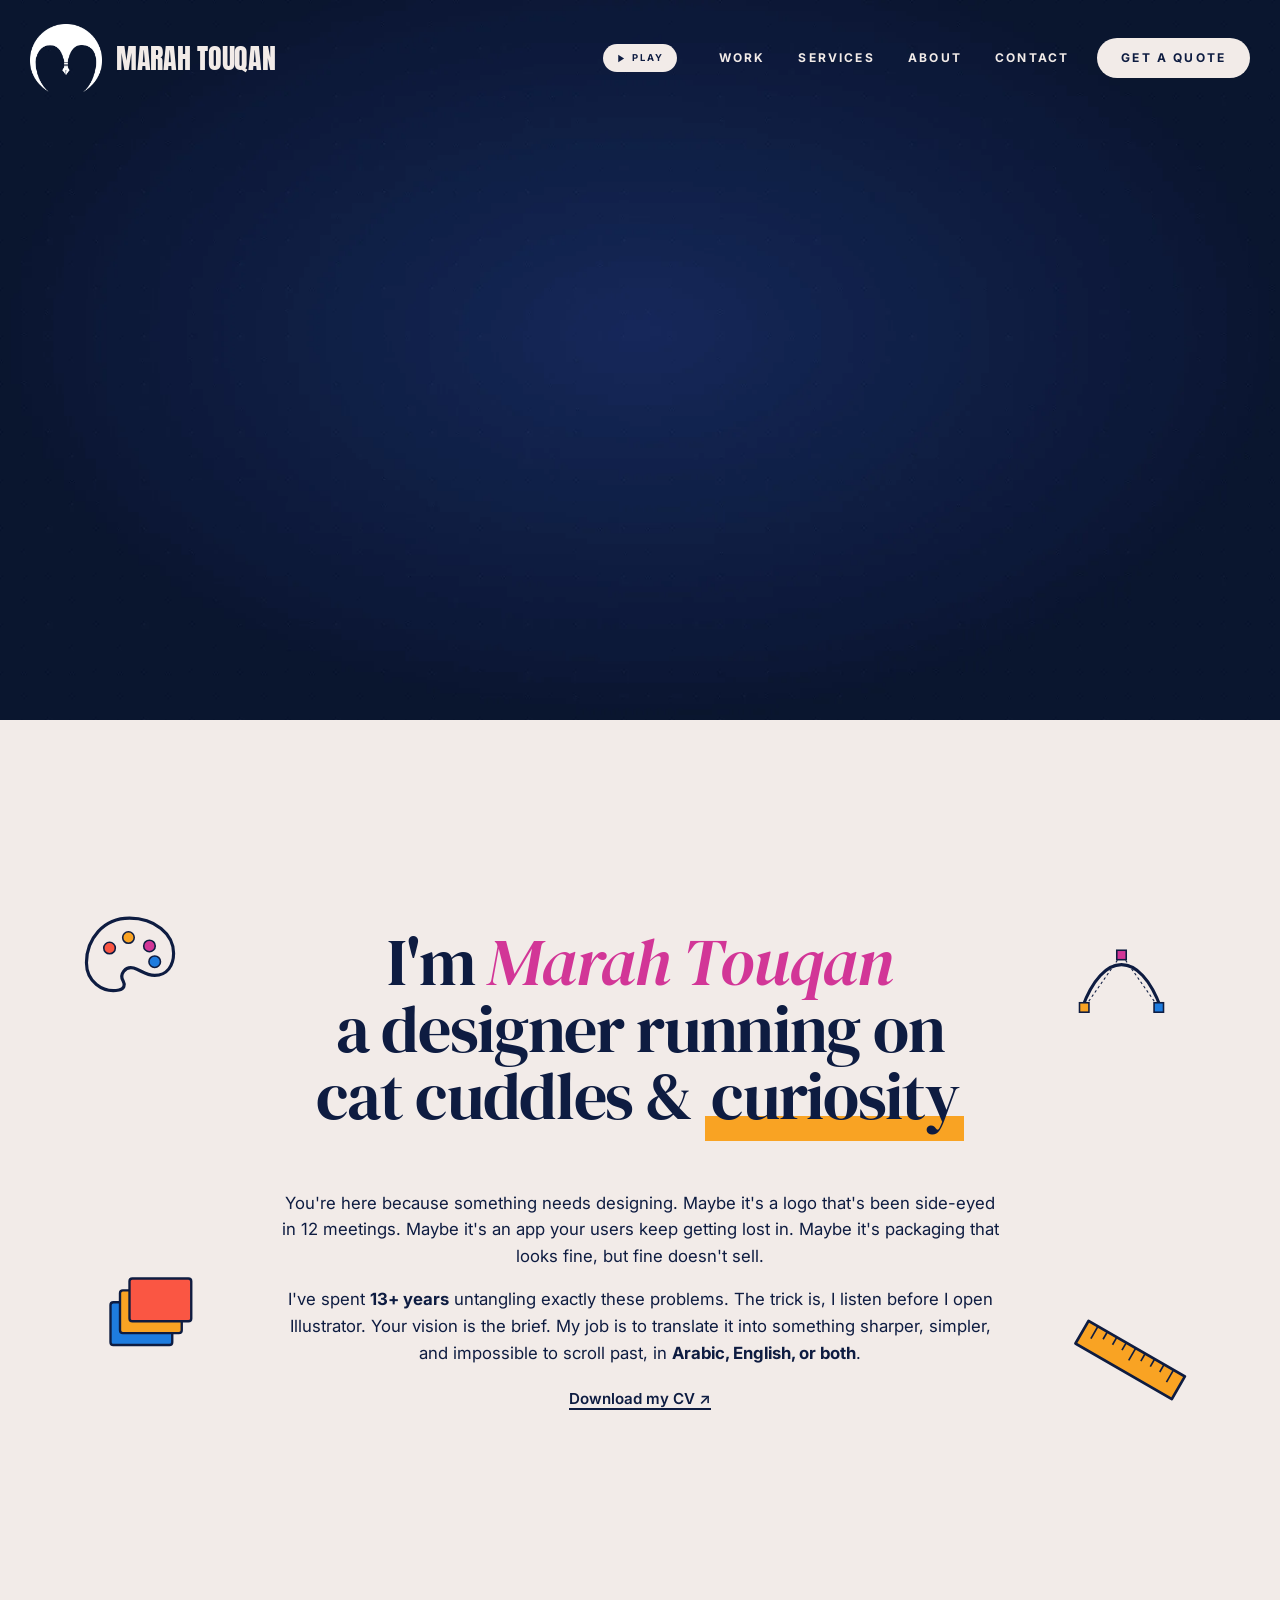
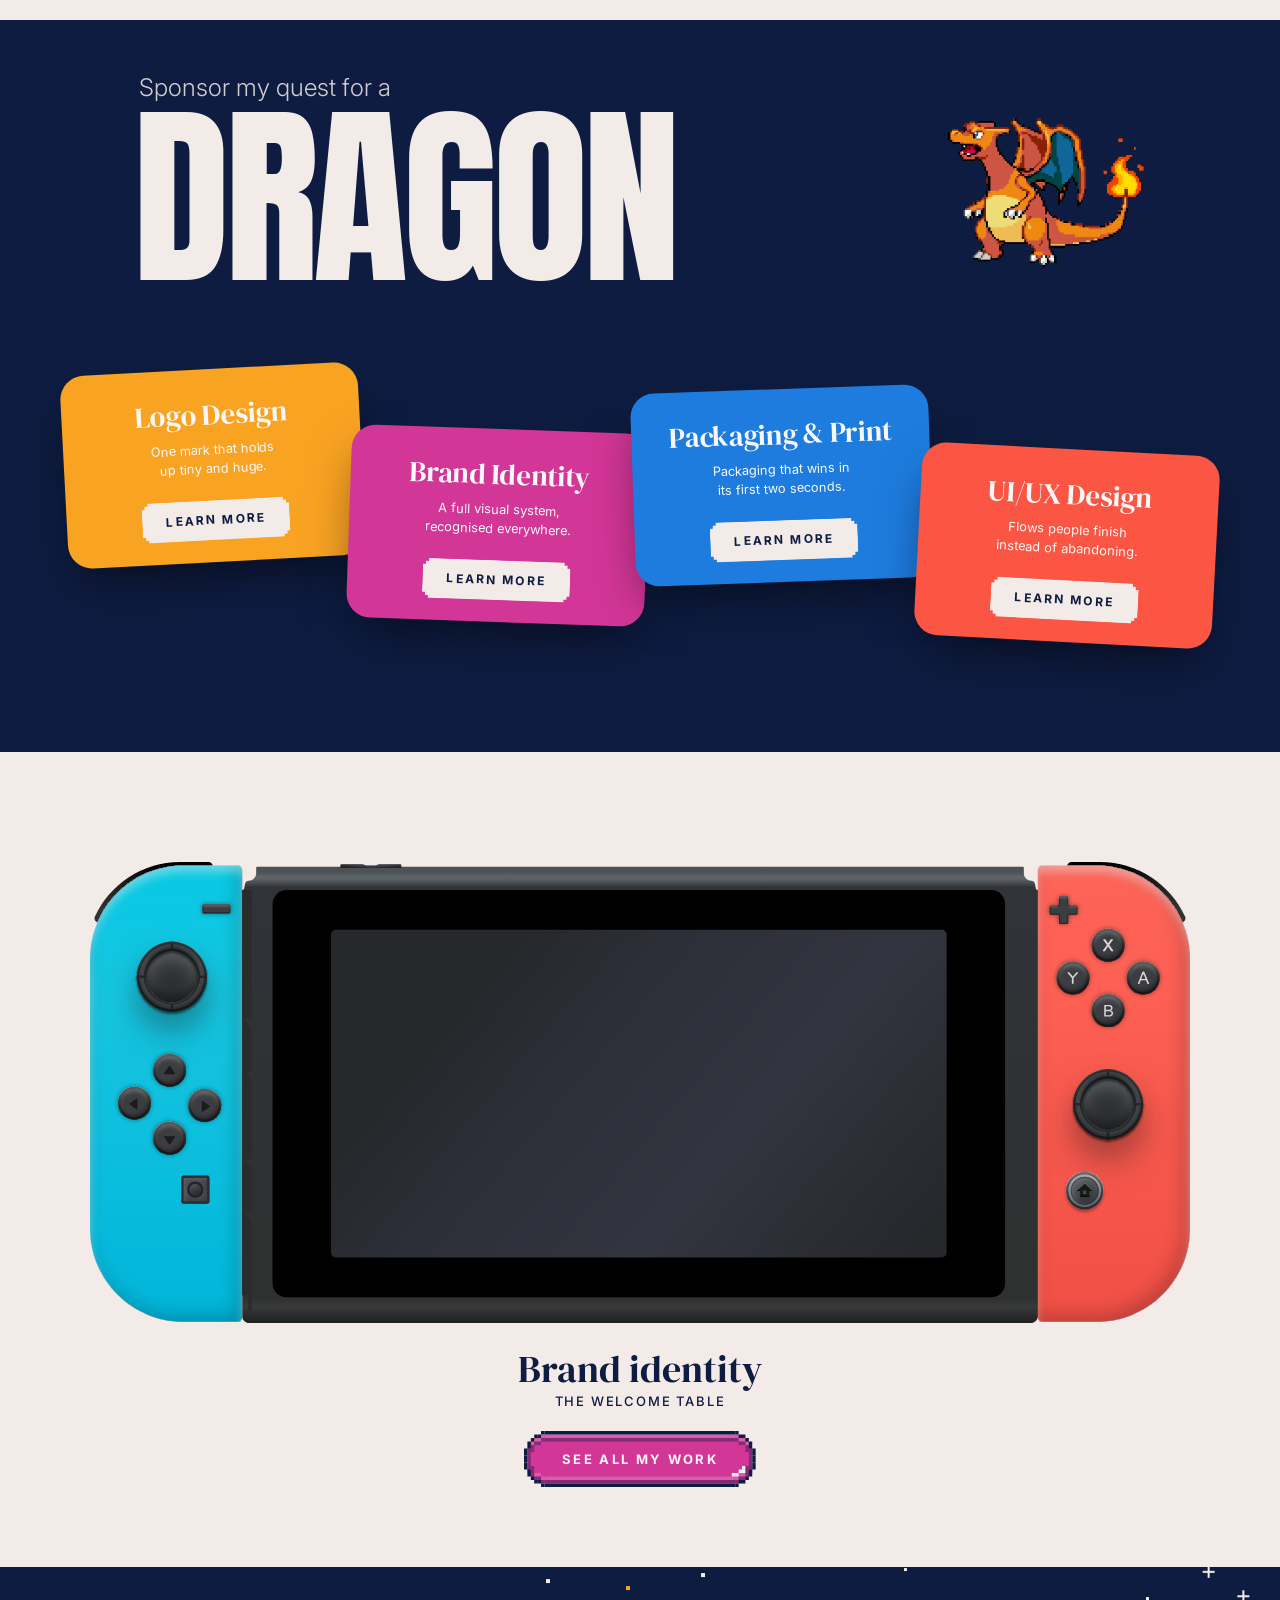
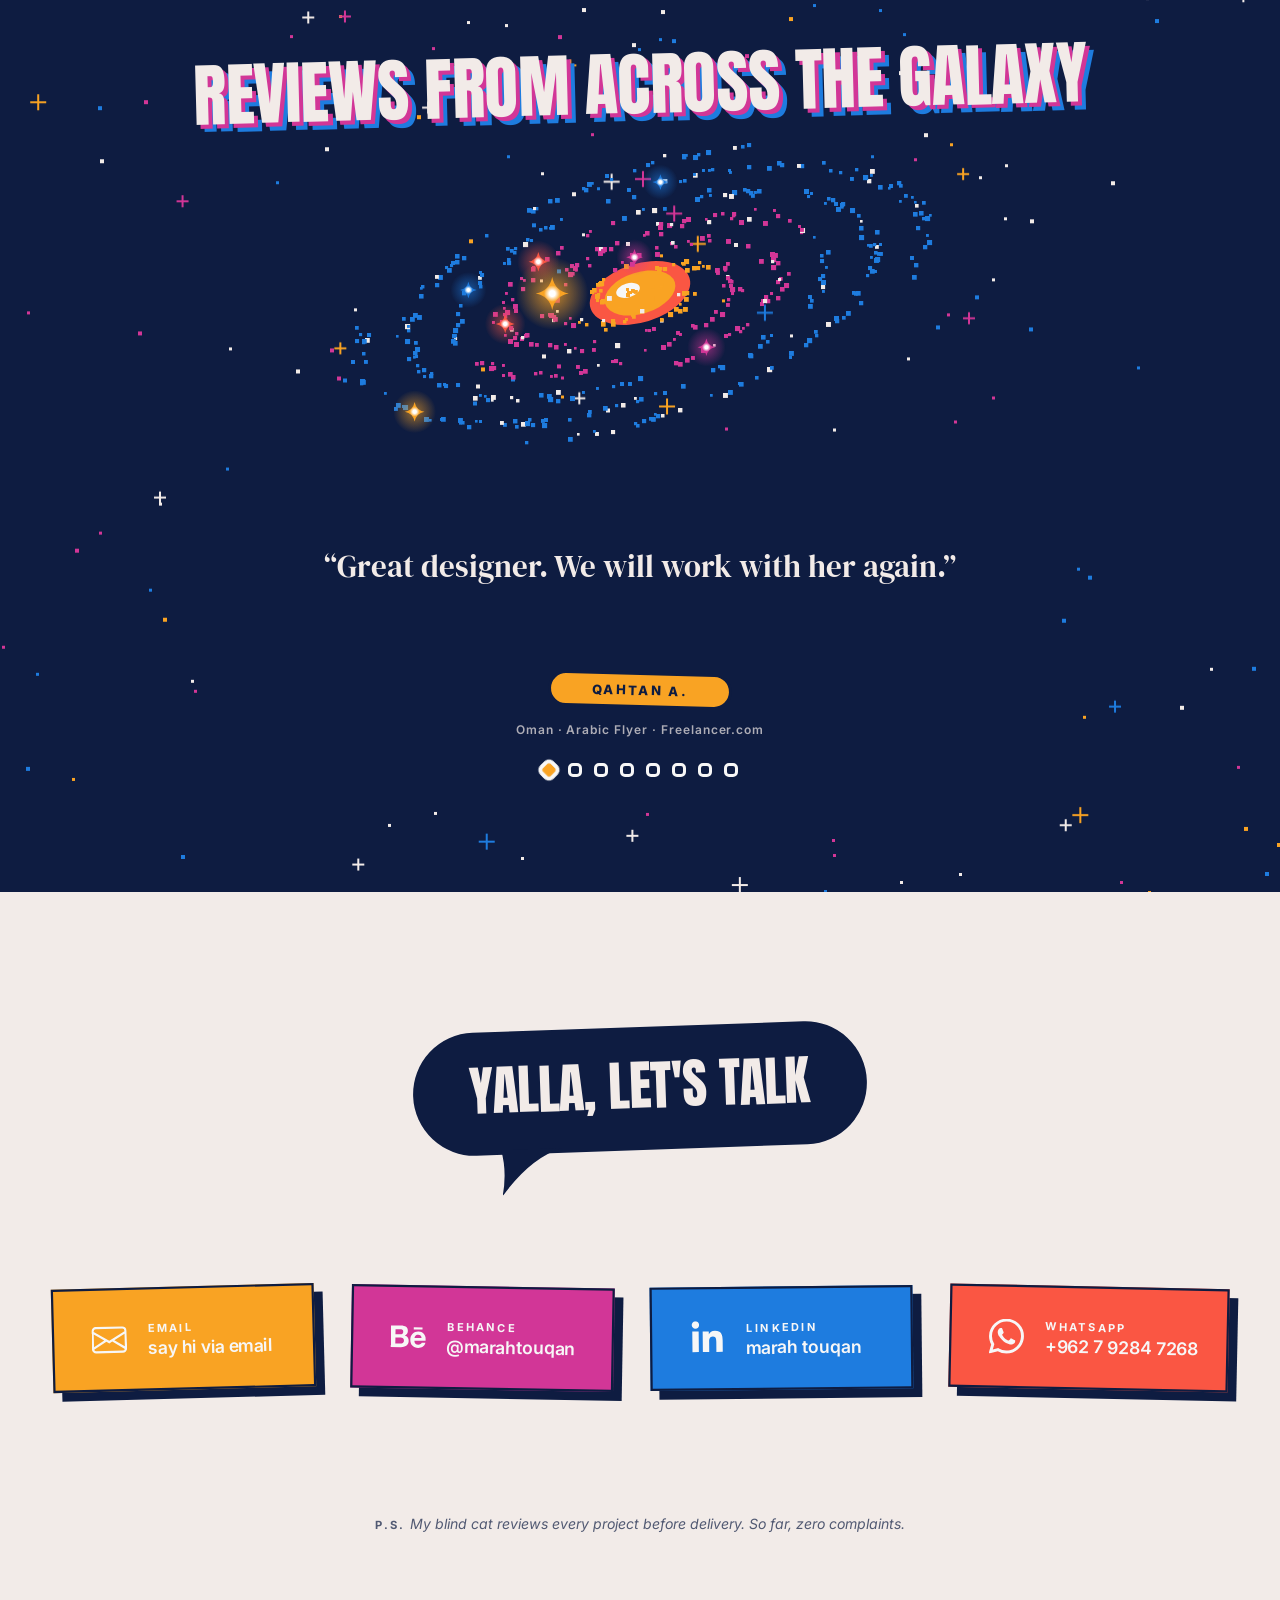
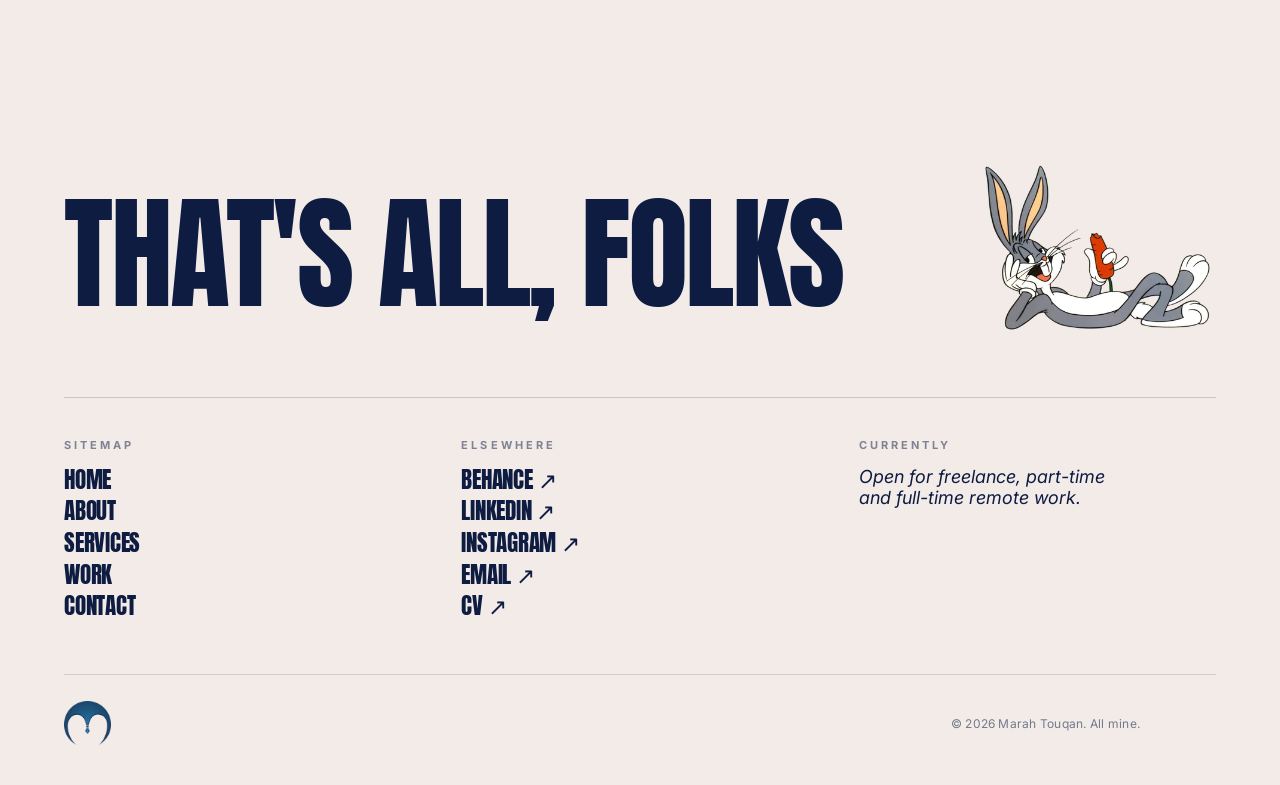
<file: website02.html>
<!doctype html>
<html lang="en"><head><meta charset="utf-8"><title>Marah Touqan</title>
<meta name="viewport" content="width=device-width,initial-scale=1">
<link rel="canonical" href="https://marahtouqan.com/">
<meta http-equiv="refresh" content="0;url=index.html">
<script>location.replace('index.html' + location.search + location.hash);</script>
</head><body><p><a href="index.html">Continue to the home page</a></p></body></html>
</file>
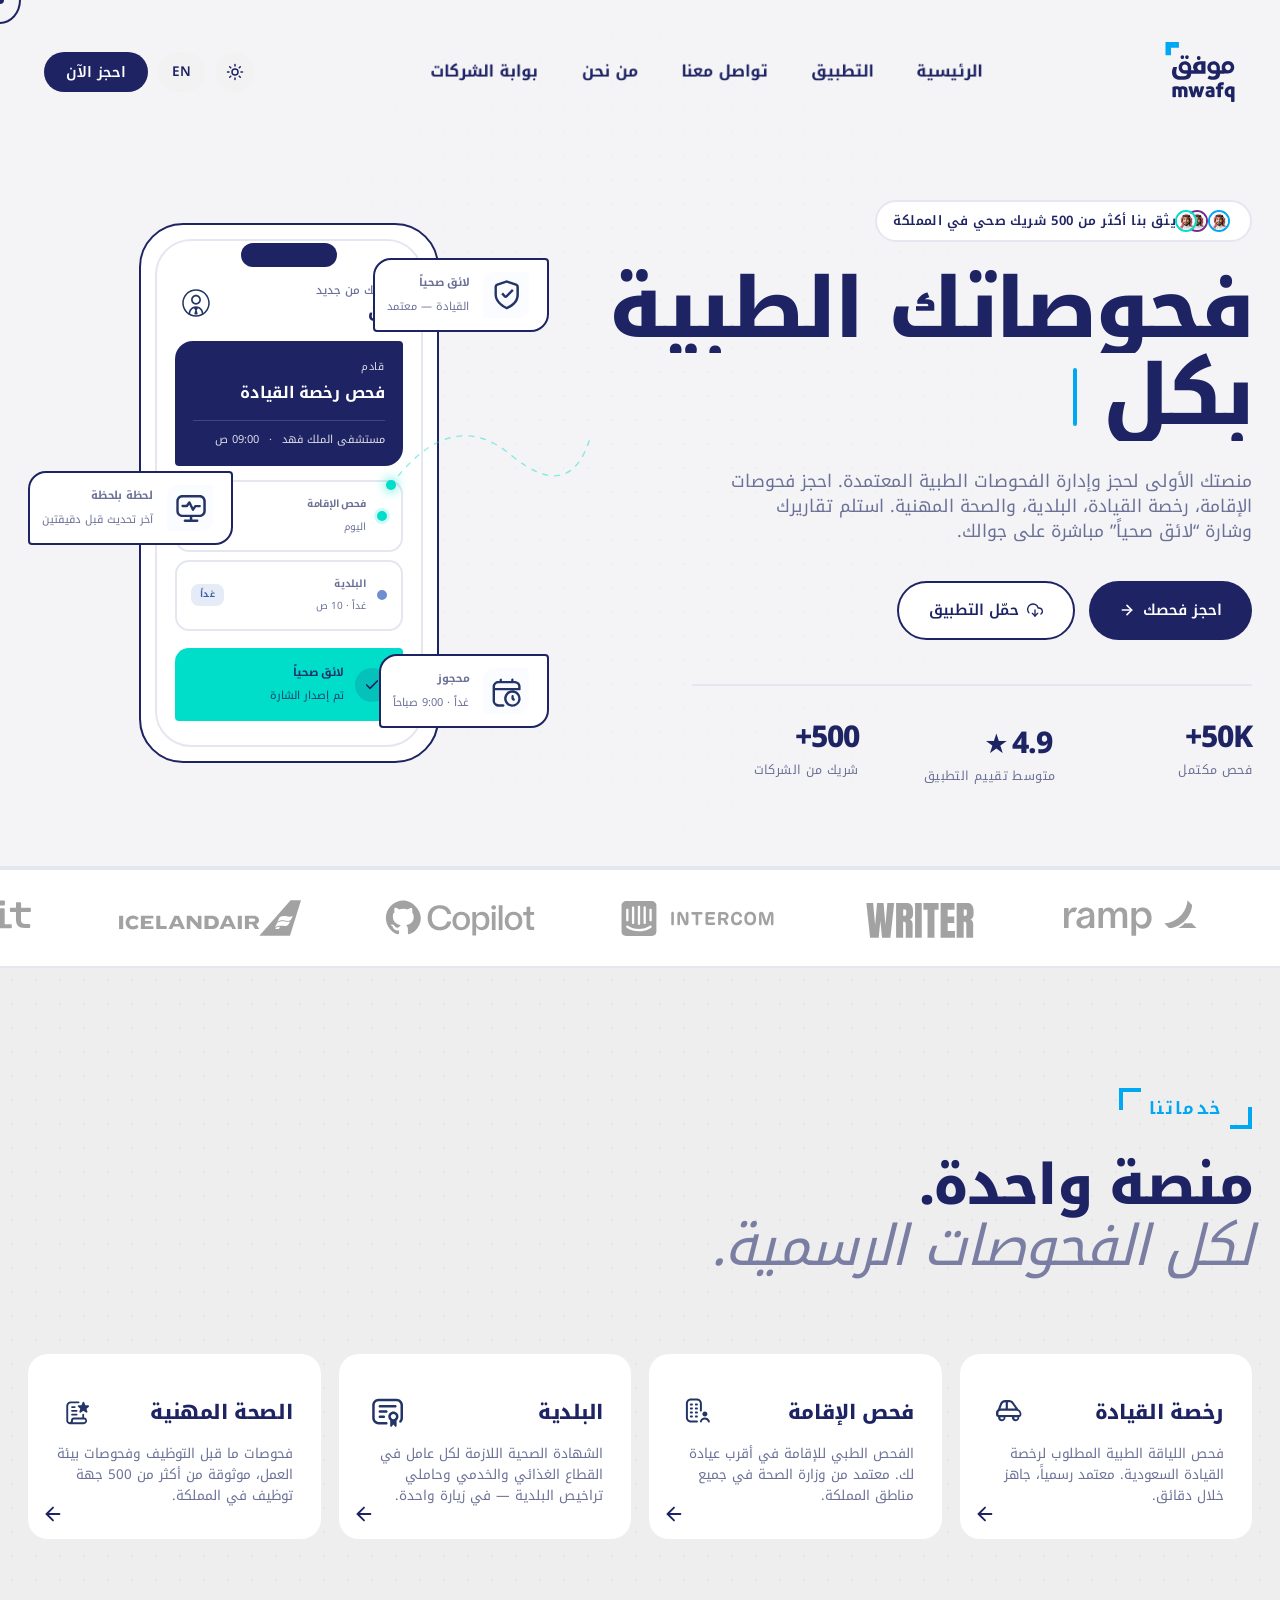
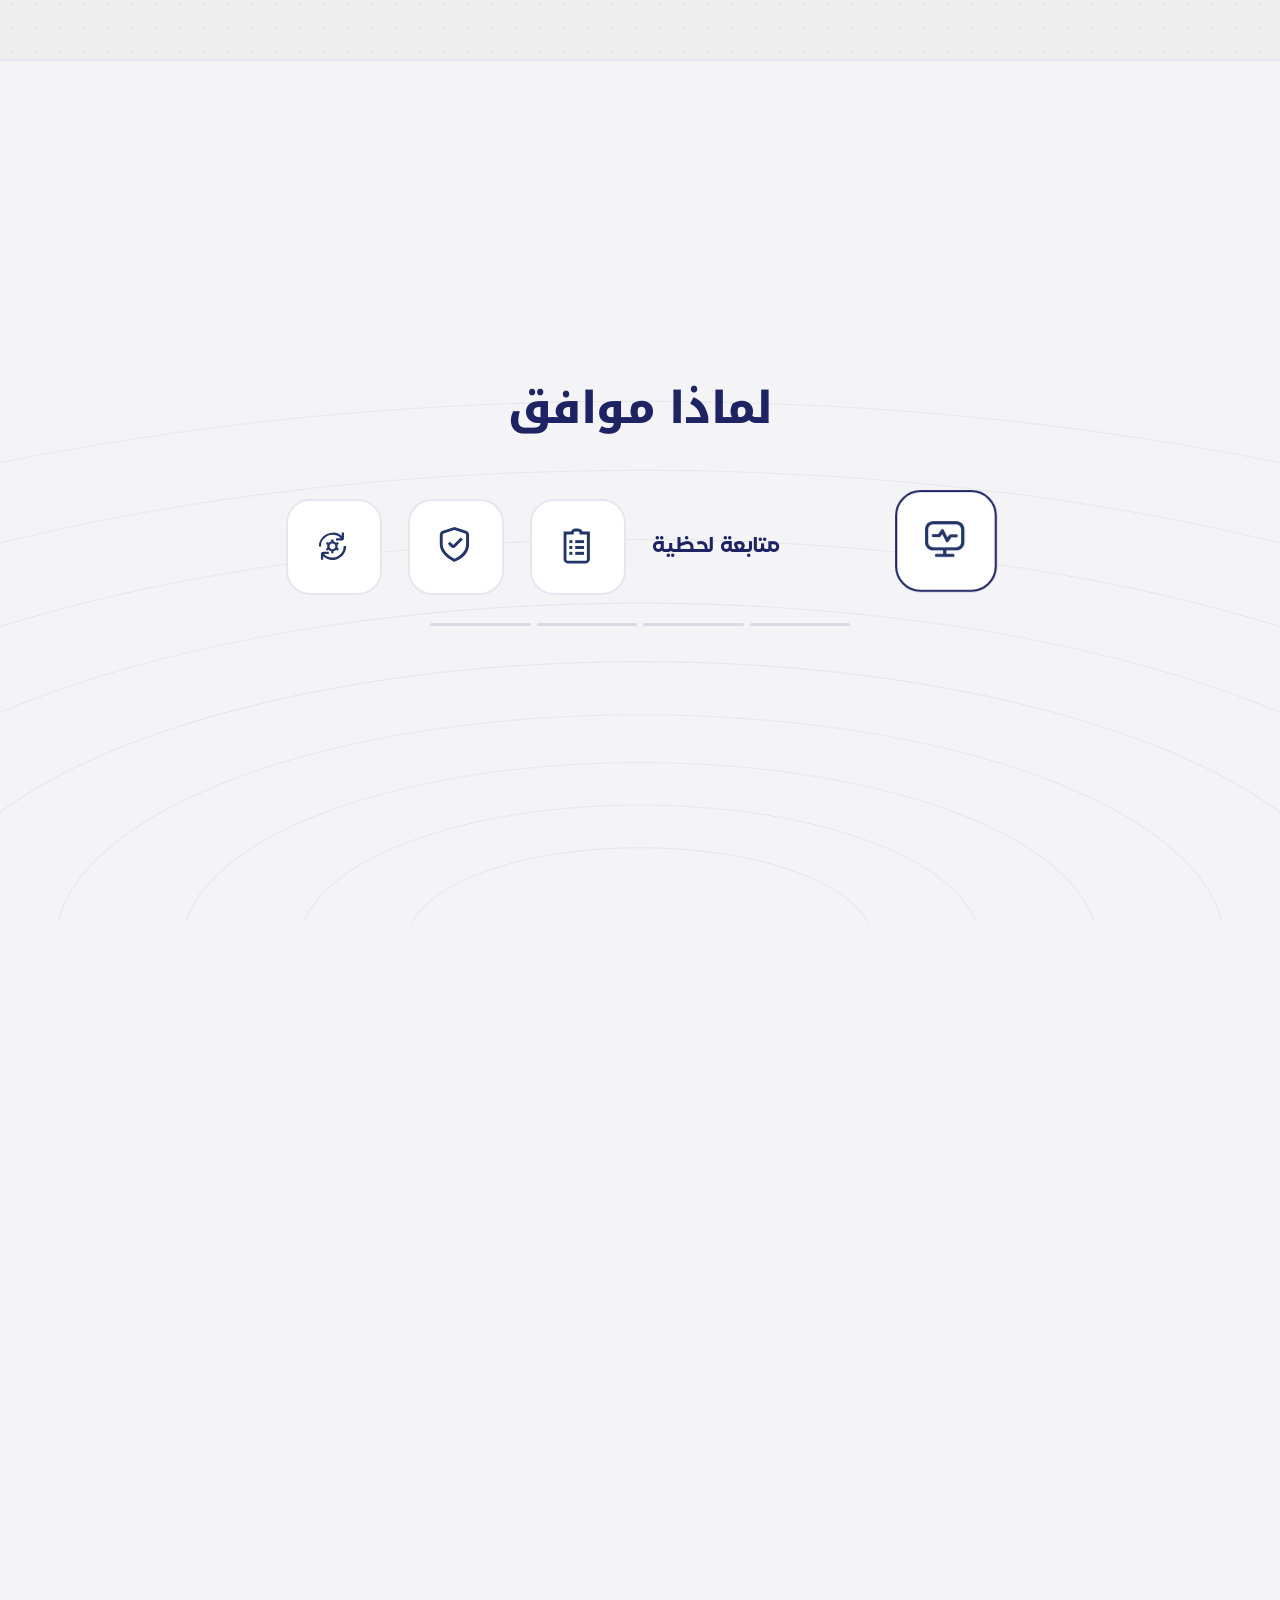
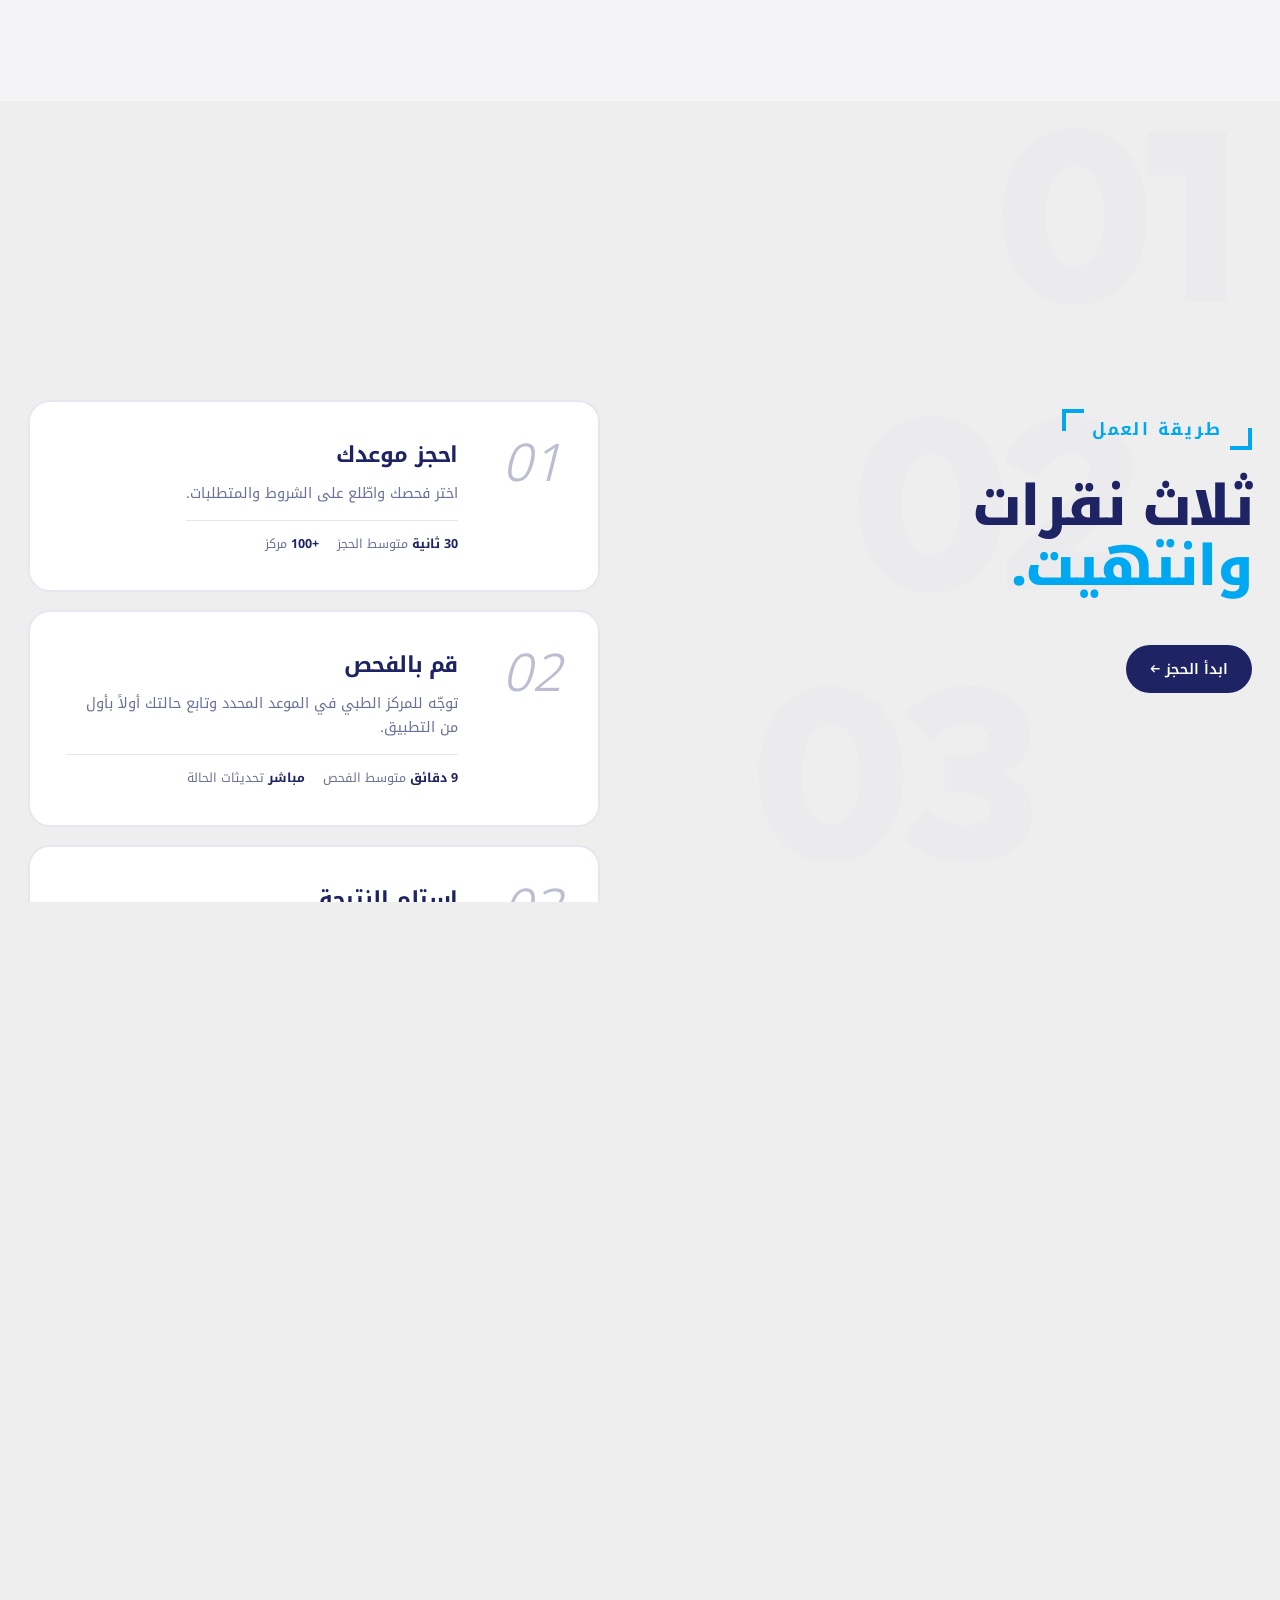
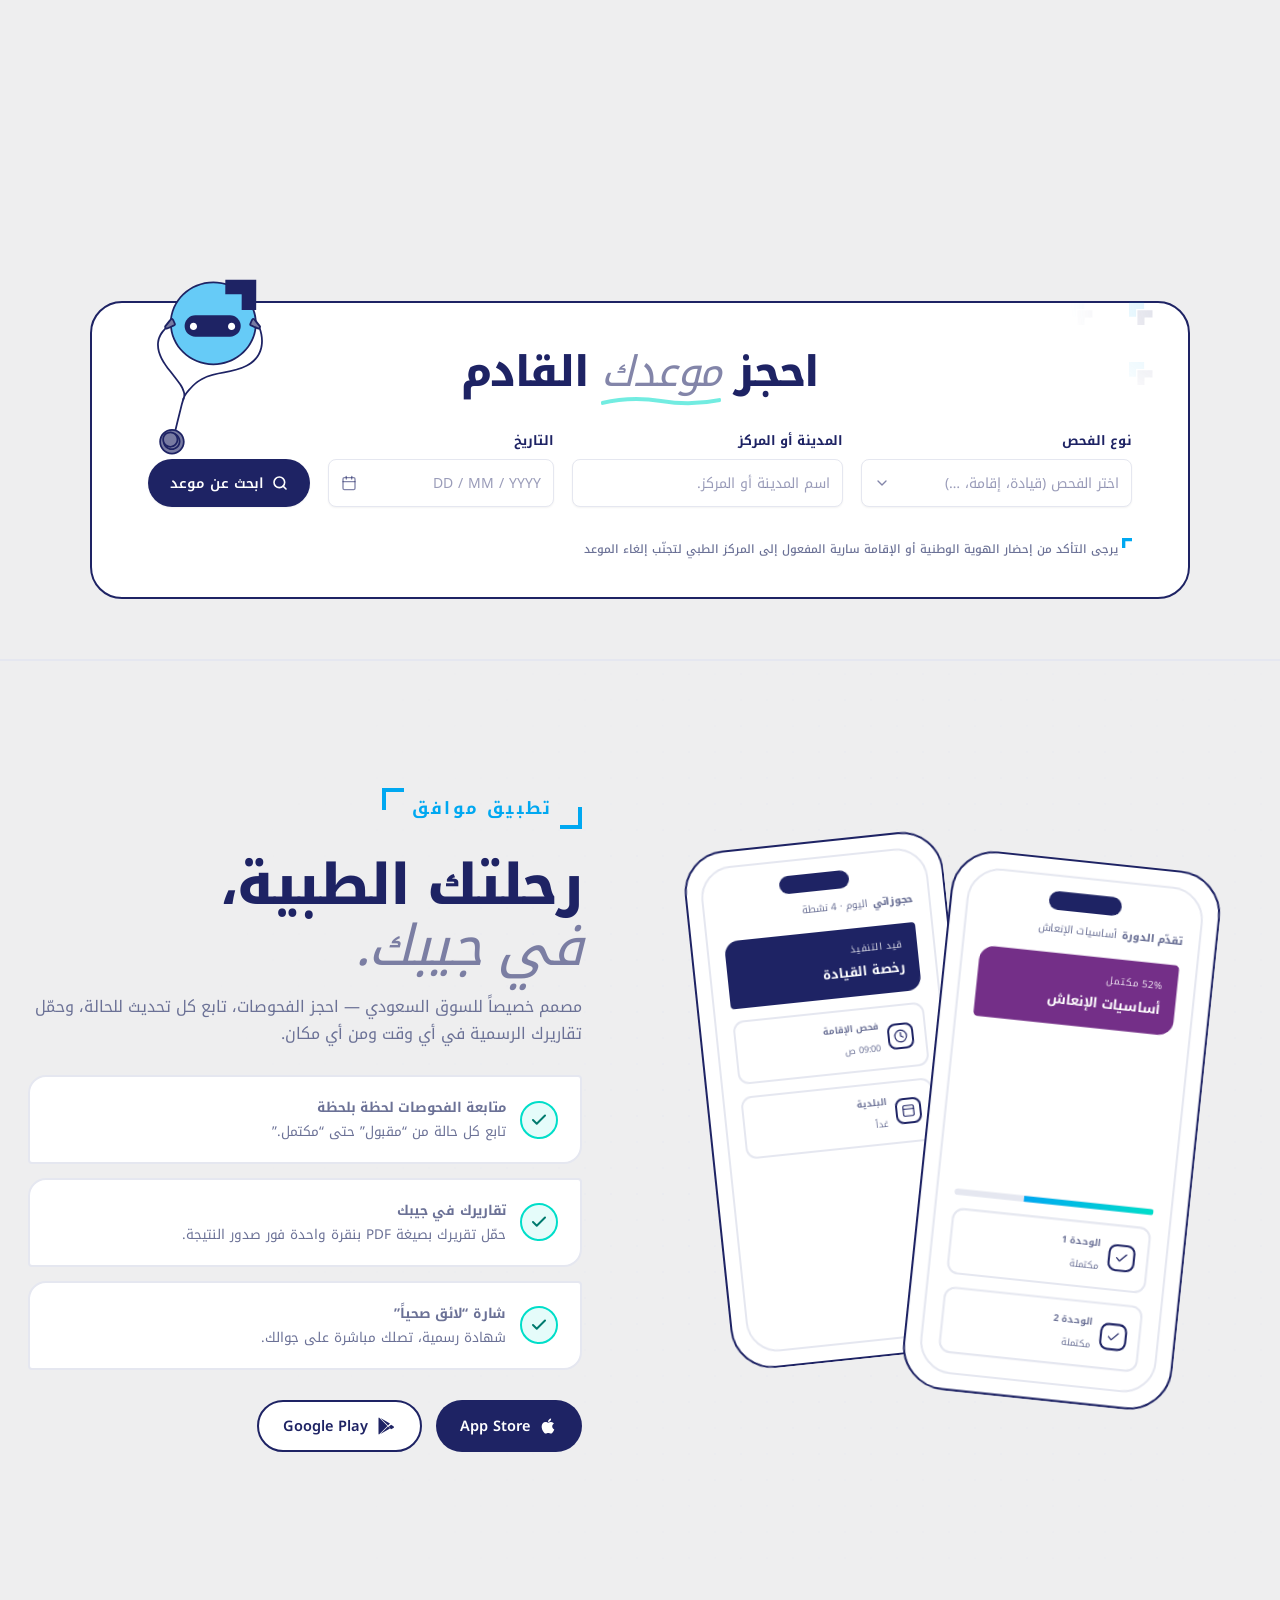
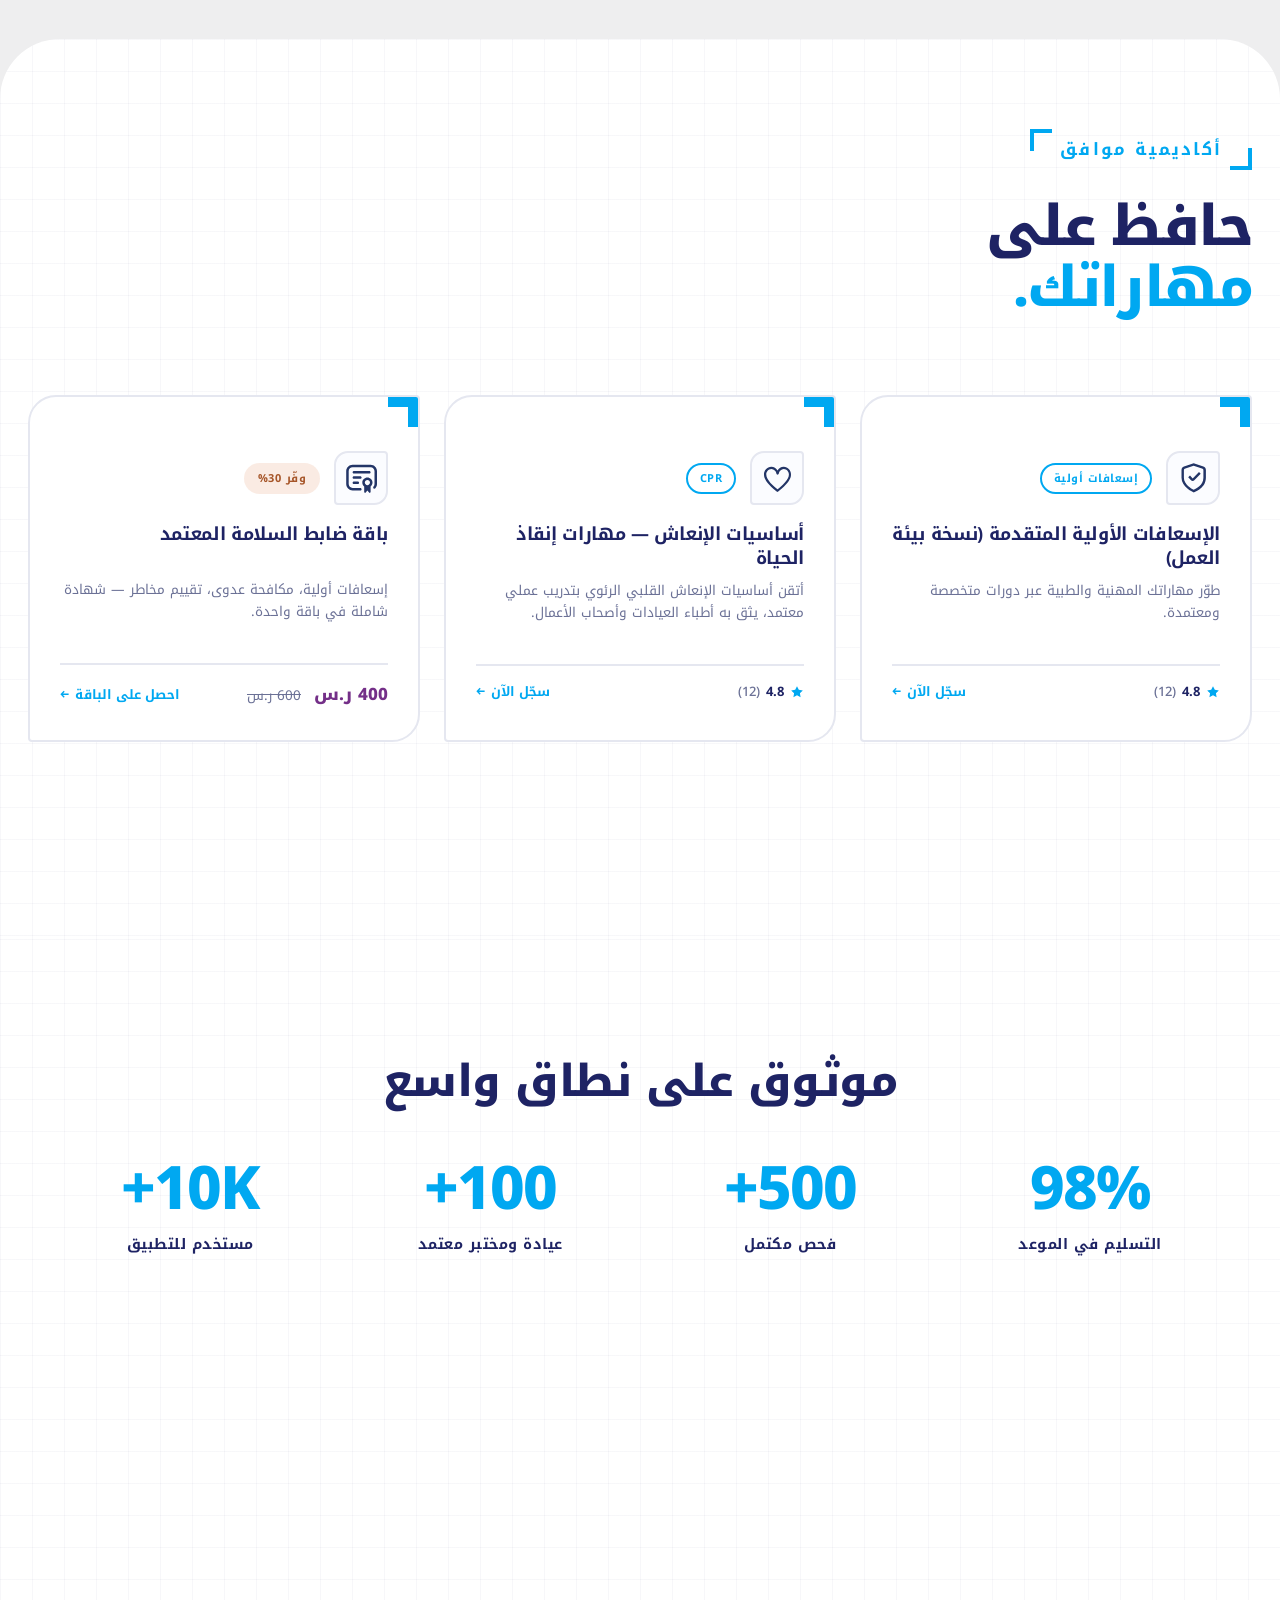
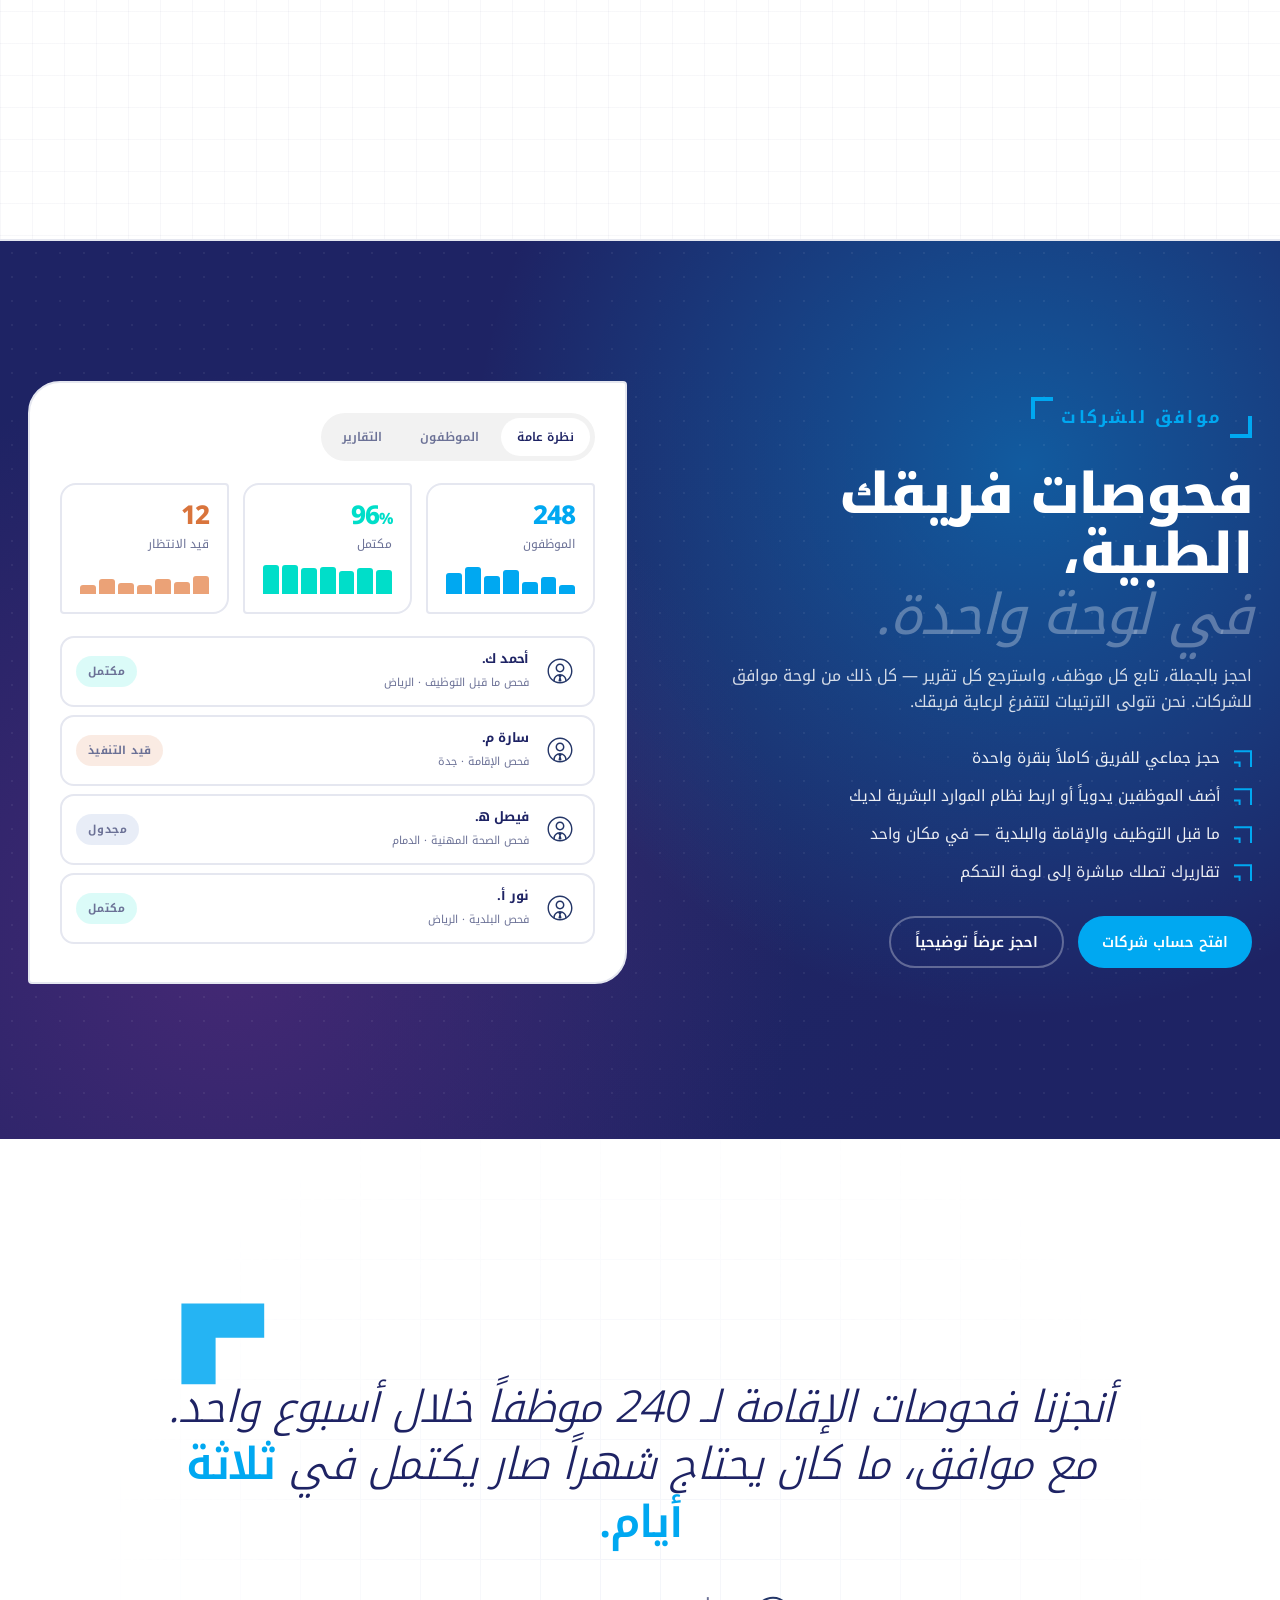
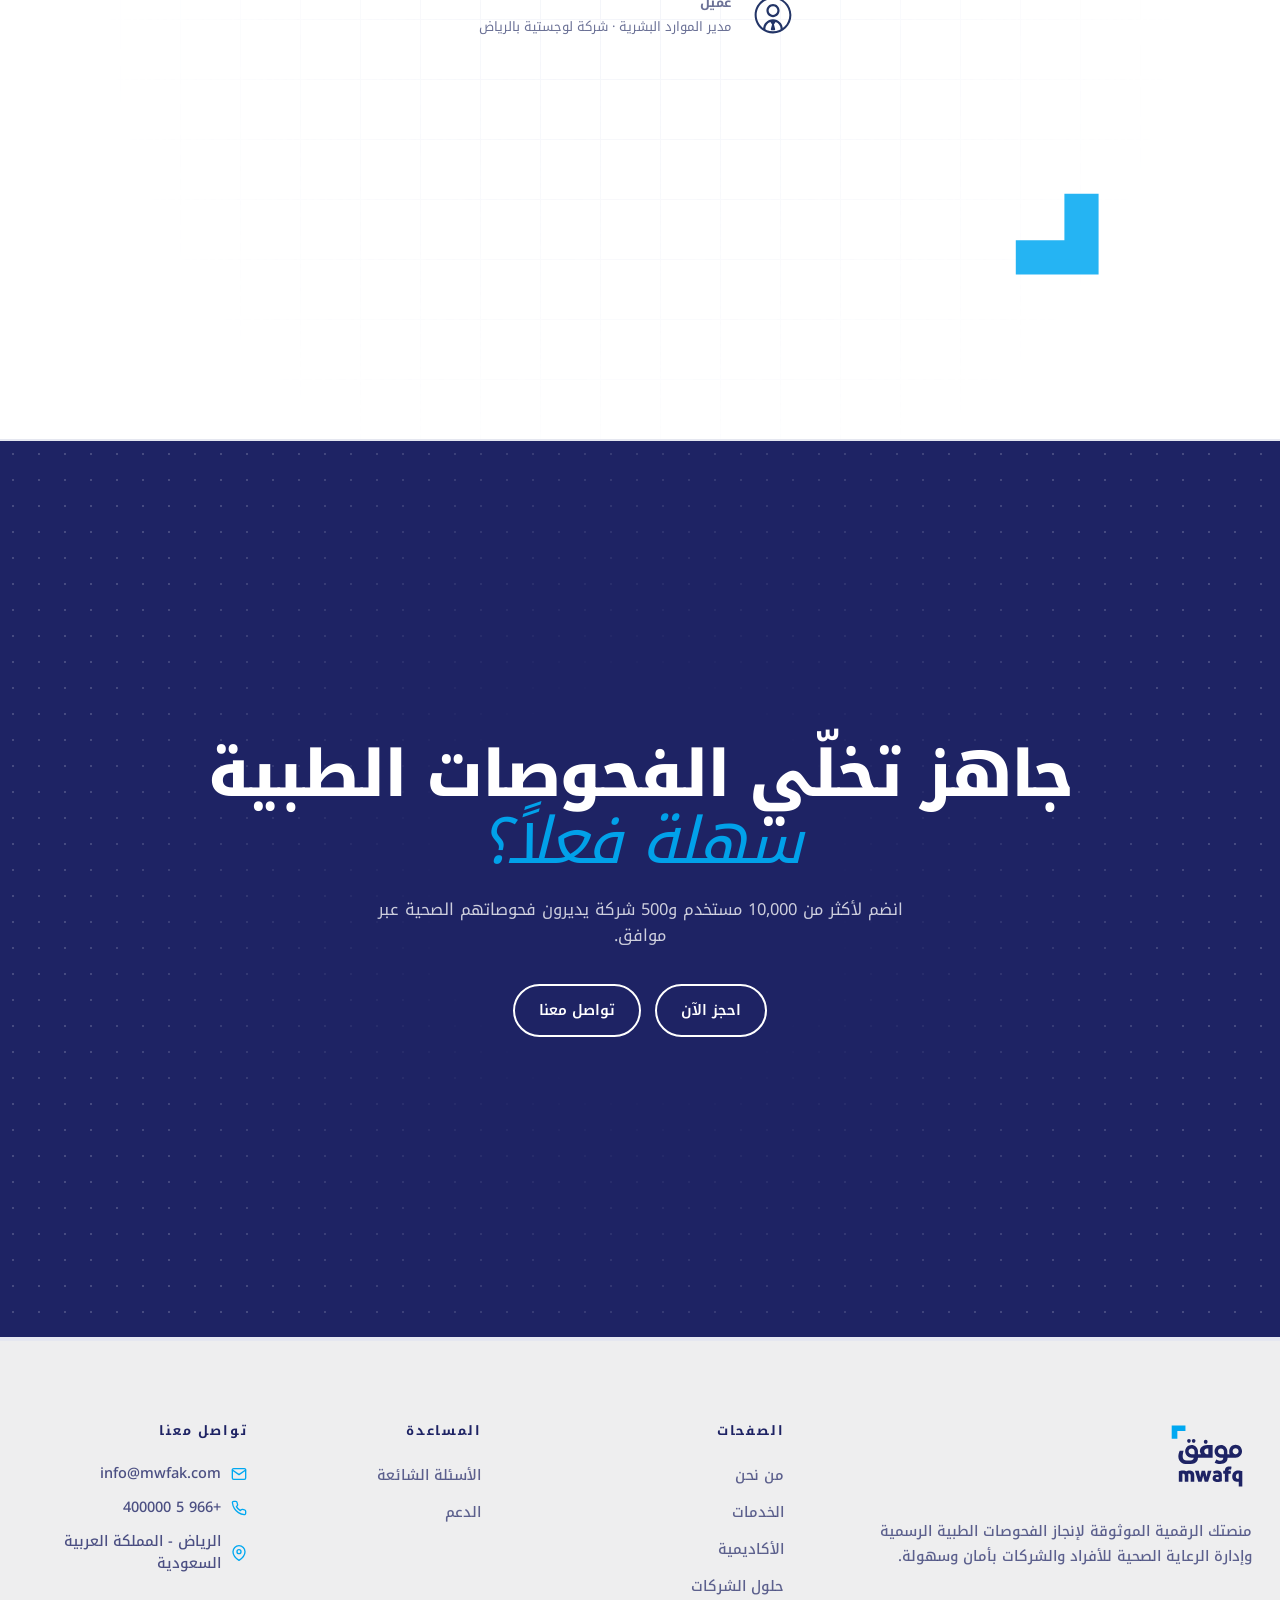
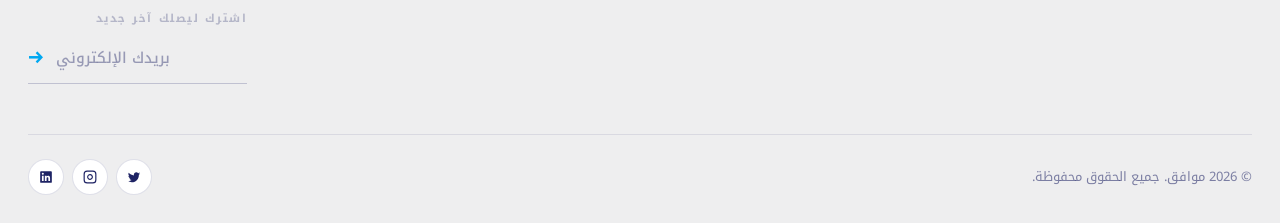
<file: mwfak-old/ar.html>
<!DOCTYPE html>
<html lang="ar" dir="rtl" id="rootHtml">
<head>
<meta charset="UTF-8" />
<meta name="viewport" content="width=device-width, initial-scale=1.0" />
<title>موافق — الفحوصات الطبية بكل بساطة</title>
<link rel="preconnect" href="https://fonts.googleapis.com">
<link rel="preconnect" href="https://fonts.gstatic.com" crossorigin>
<link href="https://fonts.googleapis.com/css2?family=Noto+Kufi+Arabic:wght@300;400;500;600;700;800;900&family=Caveat:wght@500;600;700&display=swap" rel="stylesheet">
<style>
  /* ============== LAMA SANS FONT FAMILY ============== */
  @font-face{font-family:'LamaSans';src:url('LamaSans-Thin.otf')           format('opentype');font-weight:100;font-style:normal;font-display:swap}
  @font-face{font-family:'LamaSans';src:url('LamaSans-ThinItalic.otf')     format('opentype');font-weight:100;font-style:italic;font-display:swap}
  @font-face{font-family:'LamaSans';src:url('LamaSans-ExtraLight.otf')     format('opentype');font-weight:200;font-style:normal;font-display:swap}
  @font-face{font-family:'LamaSans';src:url('LamaSans-ExtraLightItalic.otf') format('opentype');font-weight:200;font-style:italic;font-display:swap}
  @font-face{font-family:'LamaSans';src:url('LamaSans-Light.otf')          format('opentype');font-weight:300;font-style:normal;font-display:swap}
  @font-face{font-family:'LamaSans';src:url('LamaSans-LightItalic.otf')    format('opentype');font-weight:300;font-style:italic;font-display:swap}
  @font-face{font-family:'LamaSans';src:url('LamaSans-Regular.otf')        format('opentype');font-weight:400;font-style:normal;font-display:swap}
  @font-face{font-family:'LamaSans';src:url('LamaSans-RegularItalic.otf')  format('opentype');font-weight:400;font-style:italic;font-display:swap}
  @font-face{font-family:'LamaSans';src:url('LamaSans-Medium.otf')         format('opentype');font-weight:500;font-style:normal;font-display:swap}
  @font-face{font-family:'LamaSans';src:url('LamaSans-MediumItalic.otf')   format('opentype');font-weight:500;font-style:italic;font-display:swap}
  @font-face{font-family:'LamaSans';src:url('LamaSans-SemiBold.otf')       format('opentype');font-weight:600;font-style:normal;font-display:swap}
  @font-face{font-family:'LamaSans';src:url('LamaSans-SemiBoldItalic.otf') format('opentype');font-weight:600;font-style:italic;font-display:swap}
  @font-face{font-family:'LamaSans';src:url('LamaSans-Bold.otf')           format('opentype');font-weight:700;font-style:normal;font-display:swap}
  @font-face{font-family:'LamaSans';src:url('LamaSans-BoldItalic.otf')     format('opentype');font-weight:700;font-style:italic;font-display:swap}
  @font-face{font-family:'LamaSans';src:url('LamaSans-ExtraBold.otf')      format('opentype');font-weight:800;font-style:normal;font-display:swap}
  @font-face{font-family:'LamaSans';src:url('LamaSans-ExtraBoldItalic.otf')format('opentype');font-weight:800;font-style:italic;font-display:swap}
  @font-face{font-family:'LamaSans';src:url('LamaSans-Black.otf')          format('opentype');font-weight:900;font-style:normal;font-display:swap}
  @font-face{font-family:'LamaSans';src:url('LamaSans-BlackItalic.otf')    format('opentype');font-weight:900;font-style:italic;font-display:swap}

  :root{
    --c-sapphire:#1e2364;
    --c-deep:#233567;
    --c-sky:#00a8f1;
    --c-sky-deep:#0090d1;
    --c-purple:#742f88;        /* third primary — now used at ~30% per guideline */
    --c-purple-deep:#5e2570;
    --c-purple-soft:#f3e9f7;
    --c-mint:#00dec9;          /* teal accent — used for "live", "success", positive feedback */
    /* Light-touch / 7%–1% accents from the brand color-ratio chart */
    --c-navy-deep:#0F1340;     /* very-dark sapphire — 7% accent / dark surfaces */
    --c-periwinkle:#6F8FCF;    /* lavender soft-blue — 7% accent / pending-info */
    --c-pale-sky:#75C7E8;      /* pale cyan — 7% accent / quiet support */
    --c-green:#1FBA5A;         /* 1% pop — success / completed */
    --c-orange:#FF6B2B;        /* 1% pop — urgency / limited / attention */
    --c-grey:#f2f2f2;
    --c-line:#e5e7f0;
    --c-line-soft:#eef0f7;
    --c-white:#ffffff;
    --c-text:#1e2364;
    --c-muted:#6b7196;
    --bw: 2px;
    --ease: cubic-bezier(0.22, 1, 0.36, 1);
    --ease-bounce: cubic-bezier(0.34, 1.56, 0.64, 1);
    --ease-organic: cubic-bezier(0.59, 0.06, 0.1, 1);
    --tx-color-dur: .35s;
  }
  *{box-sizing:border-box; margin:0; padding:0}
  html{scroll-behavior:smooth}
  body{
    font-family:'LamaSans', 'Noto Kufi Arabic', system-ui, -apple-system, sans-serif;
    background:#eeeeef;
    color:var(--c-text);
    overflow-x: clip;              /* `clip` (not `hidden`) — required for position:sticky to work */
    line-height:1.55;
    -webkit-font-smoothing:antialiased;
    cursor:none;
  }
  /* RTL — when [dir="rtl"] toggled by the language switcher */
  html[dir="rtl"] body{ font-family:'Noto Kufi Arabic','LamaSans',system-ui,sans-serif; }

  a{color:inherit; text-decoration:none}
  img{max-width:100%; display:block}
  .wrap{max-width:1320px; margin:0 auto; padding:0 28px}

  /* C-1 / H-5 — restore native cursor on form fields and disable custom cursor in form regions */
  input, select, textarea{ cursor:text !important }
  button, .btn, a, [data-cursor]{ cursor:none }
  body.in-form input, body.in-form select, body.in-form textarea{ cursor:text !important }
  body.in-form .cursor-ring, body.in-form .cursor-dot{ opacity:0 }

  /* M-10 — visible keyboard focus */
  :focus-visible{
    outline: 2px solid var(--c-sky);
    outline-offset: 3px;
    border-radius: 6px;
  }
  /* Arabic page disabled — all .ar-only content is always hidden, .en-only always visible */
  .ar-only{ display:none !important; }

  /* ============== CUSTOM CURSOR ============== */
  .cursor-dot, .cursor-ring{
    position:fixed; top:0; left:0; pointer-events:none; z-index:9999;
    border-radius:50%;
    transform: translate(-50%,-50%);
    transition: opacity .3s var(--ease);
  }
  .cursor-dot{
    width:8px; height:8px; background:var(--c-sapphire);
    transition: width .25s var(--ease), height .25s var(--ease);
  }
  .cursor-ring{
    width:42px; height:48px;
    border: var(--bw) solid var(--c-sapphire);
    transition: width .35s var(--ease-bounce), height .35s var(--ease-bounce);
  }
  .cursor-hover .cursor-ring{
    width:74px; height:74px; border-color:var(--c-sky);
  }
  .cursor-hover .cursor-dot{width:0; height:0}
  @media (max-width: 980px){ .cursor-dot, .cursor-ring{display:none} body, button, .btn, a{cursor:auto !important} }

  /* ============== SVG ICON SPRITES (from icons and vector visuals.svg) ============== */
  .svg-ic{
    display:inline-block;
    background-image: url('icons%20and%20vector%20visuals.svg');
    background-repeat: no-repeat;
    background-size: 736px auto;
    width: 40px; height: 40px;
    flex-shrink:0;
  }
  /* Medical row 1 (y=452) */
  .ic-person{background-position:-100px -432px}
  .ic-dropper{background-position:-144px -432px}
  .ic-brain{background-position:-190px -432px}
  .ic-ecg{background-position:-240px -432px}
  .ic-stetho{background-position:-292px -432px}
  .ic-thermo{background-position:-341px -432px}
  .ic-id{background-position:-384px -432px}
  /* Medical row 2 (y=492) */
  .ic-tubes{background-position:-99px -472px}
  .ic-flask{background-position:-144px -472px}
  .ic-micro{background-position:-190px -472px}
  .ic-heartpulse{background-position:-241px -472px}
  .ic-pillbottle{background-position:-292px -472px}
  .ic-capsule{background-position:-340px -472px}
  .ic-droplet{background-position:-384px -472px}
  /* Medical row 3 (y=532) */
  .ic-heart{background-position:-100px -512px}
  .ic-clipboard{background-position:-292px -512px}
  .ic-bed{background-position:-340px -512px}
  .ic-syringe{background-position:-384px -512px}
  /* Right side */
  .ic-user{background-position:-466px -432px}
  .ic-grid{background-position:-550px -432px}
  .ic-building{background-position:-468px -472px}
  .ic-docshield{background-position:-551px -472px}
  .ic-car{background-position:-468px -512px}
  .ic-group{background-position:-551px -512px}
  /* Service row 1 (y=644) */
  .ic-cert{background-position:-99px -624px}
  .ic-shield{background-position:-294px -624px}
  /* Service row 2-4 */
  .ic-headset{background-position:-153px -667px}
  .ic-cal{background-position:-250px -667px}
  .ic-bell{background-position:-99px -713px}
  .ic-loc{background-position:-153px -713px}
  .ic-settings{background-position:-250px -713px}
  .ic-refresh{background-position:-294px -713px}
  .ic-listdoc{background-position:-202px -755px}
  .ic-briefcase{background-position:-249px -755px}
  .ic-userplus{background-position:-292px -755px}

  /* Profile-icon avatars — uses the user-provided profile icon.svg */
  .profile-ic{
    background-image: url('profile%20icon.svg');
    background-repeat:no-repeat;
    background-size: contain;
    background-position: center;
    display:inline-block;
  }

  /* ============== CORNER-ARROW BRACKETS (brand "sharp corner") ============== */
  .ic-corner{
    display:block; position:absolute;
    width:30px; height:30px;
    background-image: url('icons%20and%20vector%20visuals.svg');
    background-repeat:no-repeat;
    background-size: 736px auto;
    pointer-events:none;
  }
  /* Solid single-colour L-shape — used on service / feature card corners. Arm thickness
     matches the hover lines (10px) so the bracket and the hover sweep read as one stroke. */
  .ic-corner.cyan-tl{
    background-image: url("data:image/svg+xml;charset=utf8,%3Csvg xmlns='http://www.w3.org/2000/svg' viewBox='0 0 30 30'%3E%3Cpath d='M 0 0 L 30 0 L 30 10 L 10 10 L 10 30 L 0 30 Z' fill='%2300a8f1'/%3E%3C/svg%3E");
    background-position: 0 0;
    background-size: 100% 100%;
  }

  /* Highlight bracket (B-9 graphic element) */
  .hi-bracket{
    position:relative; display:inline-block; padding:6px 18px;
  }
  .hi-bracket::before, .hi-bracket::after{
    content:''; position:absolute; width:14px; height:14px;
    border:var(--bw) solid var(--c-sky);
  }
  .hi-bracket::before{top:0; left:0; border-right:none; border-bottom:none;}
  .hi-bracket::after{bottom:0; right:0; border-left:none; border-top:none;}

  /* ============== NAV ============== */
  /* At the top of the page: no oval/pill background. After scrolling: glass pill. */
  .nav{
    position:fixed; top:18px; left:50%; transform: translateX(-50%);
    z-index:200; width:calc(100% - 40px); max-width:1280px;
    border-radius:80px;
    background: transparent;
    border: var(--bw) solid transparent;
    backdrop-filter: none;
    -webkit-backdrop-filter: none;
    padding:8px 14px 8px 22px;
    display:flex; align-items:center; justify-content:space-between;
    transition:
      background .25s cubic-bezier(0.4, 0, 0.2, 1),
      border-color .25s cubic-bezier(0.4, 0, 0.2, 1),
      backdrop-filter .25s cubic-bezier(0.4, 0, 0.2, 1),
      -webkit-backdrop-filter .25s cubic-bezier(0.4, 0, 0.2, 1);
  }
  .nav.scrolled{
    background: rgba(255,255,255,0.62);
    border-color: rgba(255,255,255,0.7);
    backdrop-filter: blur(12px) saturate(150%);
    -webkit-backdrop-filter: blur(12px) saturate(150%);
  }
  .logo{display:flex; align-items:center; font-weight:800}
  .logo-img{
    height: 88px;
    width: auto;
    display: block;
    transition: height .25s cubic-bezier(0.4, 0, 0.2, 1);
  }
  .nav.scrolled .logo-img{ height: 56px; }
  .nav-links{display:flex; gap:4px; list-style:none}
  .nav-links a{
    font-size:16px; font-weight:700;
    padding:9px 16px;
    color:var(--c-sapphire);
    display:inline-block;
  }
  /* Scale the inner span (the text), NOT the link itself — avoids hover-loop glitch.
     Text is rasterised at the LARGER (hovered) size and scaled DOWN at rest, so the
     scale-up animation reaches the native, crisp raster instead of upscaling pixels. */
  .nav-links a span{
    display:inline-block;
    font-size: 1.1em;            /* render at the hover size for max raster quality */
    transform: scale(0.909);     /* scale down to look the same at rest (1 / 1.1) */
    transform-origin: center;
    transition: transform .28s ease-out;
    will-change: transform;
    backface-visibility: hidden;
    -webkit-font-smoothing: subpixel-antialiased;
  }
  .nav-links a:hover span{
    transform: scale(1);          /* back to native crisp size on hover */
  }
  /* Clicked / active link — flips to brand sky blue */
  .nav-links a.active{ color: var(--c-sky); }
  .nav-links a.active span{ color: var(--c-sky); }
  .nav-cta{display:flex; gap:10px; align-items:center}
  /* Force the three controls on the right (theme toggle, language pill, Book Now)
     to share the same 40 px height for a clean aligned row */
  .nav-cta > .theme-toggle,
  .nav-cta > .pill,
  .nav-cta > .btn{
    height: 40px;
    box-sizing: border-box;
    display: inline-flex;
    align-items: center;
    justify-content: center;
    padding-top: 0;
    padding-bottom: 0;
    line-height: 1;
  }
  .pill{
    padding:9px 14px; border-radius:30px;
    font-size:13.5px; font-weight:600; color:var(--c-sapphire);
    background:var(--c-grey);
    transition: background .25s var(--ease), color .25s var(--ease);
    border:none; font-family:inherit;
  }
  /* Hover invert — same pattern as the theme toggle */
  .pill:hover{
    background: var(--c-sapphire);
    color: var(--c-grey);
  }
  .btn{
    display:inline-flex; align-items:center; justify-content:center; gap:8px;
    padding:13px 24px; border-radius:50px;
    font-weight:600; font-size:14.5px;
    transition: transform .35s var(--ease), background .35s var(--ease), color .35s var(--ease), border-color .35s var(--ease);
    border:none; cursor:none;
    white-space:nowrap;
    position:relative;
    font-family:inherit;
  }
  .btn-primary{background:var(--c-sapphire); color:#fff}
  .btn-primary:hover{background:var(--c-deep)}

  /* ============== LIQUID-GLASS BUTTON — sapphire (dark blue) variant ============== */
  .btn-liquid{
    position: relative;
    overflow: hidden;
    isolation: isolate;
    background: var(--c-sapphire) !important;
    color: #fff !important;
    border: none;
    box-shadow: 0 8px 20px -6px rgba(30,35,100,0.30);
    /* No transition on rest state — snaps back instantly on hover-out */
  }
  .btn-liquid:hover{
    background: var(--c-deep) !important;
    box-shadow: 0 12px 26px -6px rgba(30,35,100,0.40);
    transition:
      background .35s var(--ease-organic),
      box-shadow .35s var(--ease-organic);
  }
  /* Nav "Book Now" — no shadow at all */
  .nav .btn-liquid,
  .nav .btn-liquid:hover{
    box-shadow: none !important;
  }
  /* Diagonal shine sweep — only animates on hover-IN, resets instantly on hover-OUT */
  .btn-liquid::before{
    content:'';
    position:absolute; inset:0;
    background: linear-gradient(115deg,
      transparent 35%,
      rgba(255,255,255,0.55) 50%,
      transparent 65%);
    transform: translateX(-120%);
    pointer-events:none;
    z-index:1;
  }
  .btn-liquid:hover::before{
    transform: translateX(120%);
    transition: transform .9s cubic-bezier(0.45, 0, 0.55, 1);
  }
  /* Make sure the button text sits above the shine layer */
  .btn-liquid > *{ position:relative; z-index:2; }
  /* Outline button — no fill, no color change on hover. Only the icon bounces. */
  .hero-actions .btn-line:hover{
    background: #fff;
    color: var(--c-sapphire);
  }
  .hero-actions .btn-line:hover svg{
    animation: dlBounce 0.6s ease;
  }
  @keyframes dlBounce{
    0%   { transform: translateY(0); }
    40%  { transform: translateY(3px); }
    100% { transform: translateY(0); }
  }
  /* Primary "Book Your Exam" — keep sapphire fill on hover (no color change), only the arrow icon slides */
  .hero-actions .btn-primary:hover{
    background: var(--c-sapphire);
    color: #fff;
    box-shadow: none;
  }
  .hero-actions .btn-primary:hover svg{
    animation: arrowSlide 0.6s ease;
  }
  @keyframes arrowSlide{
    0%   { transform: translateX(0); }
    40%  { transform: translateX(4px); }
    100% { transform: translateX(0); }
  }
  /* Disable the magnetic-transform on hero CTAs */
  .hero-actions .no-magnet{ transform:none !important; }
  .btn-cyan{background:var(--c-sky); color:#fff}
  .btn-cyan:hover{background:var(--c-sky-deep)}
  .btn-line{background:#fff; color:var(--c-sapphire); border: var(--bw) solid var(--c-sapphire)}
  .btn-line:hover{background:var(--c-sapphire); color:#fff}
  .btn-ghost{background:transparent; color:var(--c-sapphire); border: var(--bw) solid var(--c-line)}
  .btn-ghost:hover{border-color:var(--c-sapphire)}
  .menu-tog{display:none}

  /* ============== HERO ============== */
  .hero{
    position:relative;
    padding:200px 0 80px;
    overflow:hidden;
    border-bottom: var(--bw) solid var(--c-line);
    background: #f4f4f6;
  }
  .hero-pattern{
    position:absolute; inset:0;
    background-image: radial-gradient(circle, var(--c-line) 1.2px, transparent 1.2px);
    background-size: 24px 24px;
    opacity:0.55;
    pointer-events:none;
    -webkit-mask-image: radial-gradient(circle at 50% 50%, #000 0%, transparent 75%);
            mask-image: radial-gradient(circle at 50% 50%, #000 0%, transparent 75%);
  }
  .hero-grid{
    display:grid; grid-template-columns: 1.05fr 1fr;
    gap:60px; align-items:center;
    position:relative; z-index:2;
  }
  .hero-tag{
    display:inline-flex; align-items:center; gap:10px;
    padding:8px 16px; border-radius:30px;
    background:#fff;
    border: var(--bw) solid var(--c-line);
    font-size:13px; font-weight:600;
    color:var(--c-sapphire);
    margin-bottom:24px;
    letter-spacing:0.4px;
  }
  .hero-tagline{
    display:flex; align-items:center; gap:14px;
    margin-bottom:18px;
    font-size:13px; font-weight:600;
    color:var(--c-sapphire);
    letter-spacing:1.2px; text-transform:uppercase;
  }
  .hero-tagline .ar{ font-family:'Noto Kufi Arabic',sans-serif; font-size:15px; letter-spacing:0; text-transform:none; color:var(--c-sapphire); font-weight:700 }
  .hero-tagline .div{ width:6px; height:6px; border-radius:50%; background:var(--c-sky); }

  h1.hero-title{
    font-size: clamp(44px, 6.5vw, 92px);
    font-weight:800;
    line-height:1.05;
    letter-spacing:-2.6px;
    color:var(--c-sapphire);
    margin-bottom:28px;
  }
  .hero-title .ital{ font-style:italic; font-weight:400; color:var(--c-sapphire); opacity:0.9 }
  .hero-title .cyan{ color: var(--c-sky); }
  .hero-title .purple{ color: var(--c-purple); }

  .word-reveal{display:inline-block; overflow:hidden; vertical-align:top}
  .word-reveal > span{
    display:inline-block;
    transform: translateY(110%);
    transition: transform .9s var(--ease);
  }
  .word-reveal.in > span{transform: translateY(0)}


  .hero-sub{
    font-size:17.5px; color:var(--c-muted);
    max-width:540px; margin-bottom:36px; line-height:1.45;
  }
  .hero-actions{display:flex; gap:14px; flex-wrap:wrap; margin-bottom:44px}
  .hero-actions .btn{padding:16px 30px; font-size:15px}
  .hero-stats{
    display:grid; grid-template-columns: repeat(3,1fr); gap:30px;
    padding-top:36px; border-top: var(--bw) solid var(--c-line);
    max-width:560px;
  }
  .hero-stat strong{
    display:inline-flex; align-items:baseline; gap:3px;
    font-size:30px; color:var(--c-sapphire); font-weight:800;
    letter-spacing:-1px; line-height:1; white-space:nowrap;
  }
  .hero-stat strong .star{ color:inherit; font-size:0.9em; margin-left:2px; order: 1; }
  /* Counter span for the rating number — fixed minimum width so the star never moves
     during the animation, with tabular digits for stable character widths */
  .hero-stat strong > [data-count]{
    display: inline-block;
    min-width: 1.45em;            /* tighter — pulls the star closer to "4.9" */
    text-align: left;
    font: inherit;
    letter-spacing: inherit;
    color: inherit;
    font-variant-numeric: tabular-nums;
  }
  /* Stats with data-count + suffix on the strong itself ("50K+", "500+") —
     right-align the text in a fixed-width box so the "+" stays anchored at the
     right edge while digits grow leftward during the count-up animation */
  .hero-stat strong[data-count]{
    display: inline-block;
    min-width: 2.6em;
    text-align: right;
    font-variant-numeric: tabular-nums;
  }
  .hero-stat span{display:block; font-size:12.5px; color:var(--c-muted); margin-top:6px; letter-spacing:0.4px}

  /* ===== HERO PHONE ===== */
  .hero-visual{ position:relative; height:560px; }
  .phone-frame{
    position:absolute; top:50%; left:50%;
    transform: translate(-50%,-50%);
    width:300px; height:540px;
    border-radius:44px;
    background:#fff;
    border: var(--bw) solid var(--c-sapphire);
    overflow:visible;
    animation: floatY 6s ease-in-out infinite;
  }
  @keyframes floatY{
    0%,100%{transform:translate(-50%,-50%) translateY(0)}
    50%{transform:translate(-50%,-50%) translateY(-14px)}
  }
  .phone-screen{
    position:absolute; top:14px; left:14px; right:14px; bottom:14px;
    border-radius:36px; overflow:hidden;
    background:#fff;
    border: var(--bw) solid var(--c-line);
    padding:24px 18px;
    display:flex; flex-direction:column; gap:14px;
  }
  .phone-notch{
    position:absolute; top:18px; left:50%; transform:translateX(-50%);
    width:96px; height:24px; border-radius:14px;
    background:var(--c-sapphire); z-index:5;
  }
  .ph-header{margin-top:14px; display:flex; align-items:center; justify-content:space-between}
  .ph-greet{font-size:11.5px; color:var(--c-muted); font-weight:500}
  .ph-name{font-size:16px; font-weight:800; color:var(--c-sapphire); letter-spacing:-0.3px}
  .ph-avatar{
    width:42px; height:48px;
    display:flex; align-items:center; justify-content:center;
  }
  .ph-avatar .profile-ic{ width:42px; height:42px }
  .ph-card{
    border-radius:18px 4px 18px 4px; padding:18px;
    background:var(--c-sapphire); color:#fff;
    position:relative;
  }
  .ph-card-label{font-size:10.5px; opacity:0.85; margin-bottom:6px; letter-spacing:0.7px; text-transform:uppercase}
  .ph-card-title{font-size:16px; font-weight:700; margin-bottom:14px; letter-spacing:-0.3px}
  .ph-card-meta{
    display:flex; gap:10px; font-size:11px; opacity:0.85;
    padding-top:10px; border-top:1px solid rgba(255,255,255,0.18);
  }
  .ph-list{display:flex; flex-direction:column; gap:8px}
  .ph-item{
    display:flex; align-items:center; gap:11px;
    padding:12px 14px; border-radius:14px;
    background:#fff; border: var(--bw) solid var(--c-line);
  }
  .ph-dot{width:10px; height:10px; border-radius:50%; flex-shrink:0; border:2px solid var(--c-sky)}
  .ph-dot.solid{
    background:var(--c-mint); border-color:var(--c-mint);
    box-shadow: 0 0 0 3px rgba(0,222,201,0.18);
  }
  /* Re-purposed to periwinkle: signals soft "scheduled / pending" rather than purple */
  .ph-dot.purple{background:var(--c-periwinkle); border-color:var(--c-periwinkle)}
  .ph-info{flex:1; min-width:0}
  .ph-info strong{font-size:12px; font-weight:700; color:var(--c-sapphire); display:block; letter-spacing:-0.2px}
  .ph-info span{font-size:10px; color:var(--c-muted)}
  .ph-tag{
    font-size:9px; font-weight:700;
    padding:4px 9px; border-radius:8px;
    background:rgba(0,222,201,0.18); color:#007a6e;
    letter-spacing:0.5px; text-transform:uppercase;
  }
  .ph-tag.purple{background:rgba(111,143,207,0.18); color:#3b5fa8} /* periwinkle tone */
  .ph-fit{
    margin-top:auto;
    padding:14px; border-radius:14px 4px 14px 4px;
    background:var(--c-mint); color:var(--c-sapphire);
    display:flex; align-items:center; gap:11px;
  }
  .ph-fit .fit-ic{ background:rgba(30,35,100,0.15); color:var(--c-sapphire) }
  .fit-ic{
    width:34px; height:34px; border-radius:50%;
    background:rgba(255,255,255,0.22);
    display:flex; align-items:center; justify-content:center;
  }
  .fit-tx strong{font-size:13px; display:block; letter-spacing:-0.2px}
  .fit-tx span{font-size:11px; opacity:0.92}

  /* Floating accent cards (consistent asymmetric corner) */
  .float-card{
    position:absolute;
    background:#fff; border: var(--bw) solid var(--c-sapphire);
    border-radius:18px 4px 18px 4px;
    padding:12px 18px 12px 12px;
    display:flex; align-items:center; gap:14px;
    z-index:4;
  }
  .float-card .svg-ic{
    width:46px; height:46px;
    background-color:#fbfcff;
    border-radius:12px 2px 12px 2px;
  }
  .float-card .svg-ic.ic-shield{background-position: -291px -621px}
  .float-card .svg-ic.ic-ecg{   background-position: -237px -429px}
  .float-card .svg-ic.ic-cal{   background-position: -247px -664px}
  .fc-text strong{display:block; font-size:13.5px; color:var(--c-sapphire); font-weight:700; letter-spacing:-0.2px}
  .fc-text span{font-size:11px; color:var(--c-muted)}

  /* Two floating cards on the RIGHT (top of phone + bottom of phone), one on the LEFT (middle) */
  .float-1{ top:8%;    right:0%;  animation: floatA 5s   ease-in-out infinite;       z-index:5 }
  .float-2{ top:46%;   left:0%;   animation: floatB 6s   ease-in-out 0.3s infinite;  z-index:5 }
  .float-3{ bottom:8%; right:0%;  animation: floatA 5.5s ease-in-out 0.6s infinite;  z-index:5 }
  @keyframes floatA{0%,100%{transform:translateY(0) rotate(-3deg)}50%{transform:translateY(-12px) rotate(-3deg)}}
  @keyframes floatB{0%,100%{transform:translateY(0) rotate(3deg)}50%{transform:translateY(-12px) rotate(3deg)}}

  /* ============== TICKER — partner logo wall ============== */
  /* The band itself is intentionally short (100px) — logos are taller (130px)
     and intentionally bleed above and below, so the line reads as a thin strip
     with oversized logos crossing it. overflow-x:clip preserves the marquee
     clipping while overflow-y:visible lets logos overflow vertically. */
  .ticker{
    padding: 0;
    height: 100px;
    background: #fff;
    color: var(--c-sapphire);
    overflow-x: clip;
    overflow-y: visible;
    position: relative;
    border-top: var(--bw) solid var(--c-line);
    border-bottom: var(--bw) solid var(--c-line);
    display: flex;
    align-items: center;
  }
  .ticker-inner{
    display:flex; align-items:center;
    width:max-content;
    animation: tick 40s linear infinite;
  }
  /* Spacing via margin-right (not flex gap) so each item carries its own
     spacing — that way SET A's total width equals SET B's, and the
     translateX(-50%) loop lands exactly at the SET B boundary with no jump. */
  .ticker-inner > *{ margin-right: 80px; }
  .ticker:hover .ticker-inner{animation-play-state: paused}
  @keyframes tick{from{transform:translateX(0)}to{transform:translateX(-50%)}}
  /* Partner-logo marks displayed inside the moving ticker — uniform height, gray tone.
     The Logo01.svg ships with content in only the bottom ~14% of a 1000x1000 canvas and
     uses white fills, so we render it via a cropped background to hide the empty top
     and force its color via a CSS filter. logo2.svg is a normal wide logo and renders
     as a plain <img>. */
  .ticker-logo{
    height: 130px;
    width: auto;
    display: block;
    flex-shrink: 0;
    opacity: .8;
    filter: grayscale(1) brightness(0) invert(0.55);
    transition: opacity .3s ease, transform .3s ease, filter .3s ease;
  }
  /* Per-logo height correction, computed from each SVG's actual artwork bbox.
     All files share a 300x300 viewBox but the visible artwork fills different
     vertical proportions (12% – 29%), so each container is sized so the
     *visible logo* lands at roughly the same on-screen height. Widths will
     still vary based on each logo's natural aspect ratio. */
  .ticker-logo[src*="logo01"]{ height: 140px; }
  .ticker-logo[src*="logo03"]{ height: 120px; }
  .ticker-logo[src*="logo04"]{ height: 165px; }
  .ticker-logo[src*="logo05"]{ height: 150px; }
  .ticker-logo[src*="logo06"]{ height: 190px; }
  .ticker-logo[src*="logo07"]{ height: 180px; }
  .ticker-logo[src*="logo08"]{ height: 140px; }
  .ticker-logo[src*="logo09"]{ height: 120px; }
  .ticker-logo[src*="logo10"]{ height: 155px; }
  .ticker-logo[src*="logo11"]{ height: 285px; }
  .ticker-logo:hover{
    opacity: 1;
    transform: scale(1.04);
    filter: grayscale(1) brightness(0) invert(0.35);
  }

  /* ============== SECTION ============== */
  .section{padding:120px 0; position:relative}
  /* Eyebrow — corner-bracket frame (same pattern as ".hi-bracket" on "Mwafq for Teams") */
  .eyebrow{
    position:relative;
    display:inline-block;
    padding:12px 30px;
    background:transparent; border:none;
    font-size:17px;
    font-weight:700;
    color:var(--c-sky);
    letter-spacing:2.2px;
    text-transform:uppercase;
    line-height:1;
    margin-bottom:26px;
  }
  .eyebrow::before,
  .eyebrow::after{
    content:''; position:absolute;
    width:18px; height:18px;
    border: 4px solid currentColor;
    background: transparent !important;
  }
  .eyebrow::before{ top:0; left:0; border-right:none; border-bottom:none; }
  .eyebrow::after{ bottom:0; right:0; border-left:none; border-top:none; }
  .eyebrow.purple{ color:var(--c-purple); }
  .head-center .eyebrow{ margin: 0 auto 24px; }
  /* Section-title — back to being the dominant focal element */
  .section-title{
    font-size: clamp(32px, 4.5vw, 56px);
    font-weight:800; line-height:1.08;
    letter-spacing:-1.6px;
    margin-bottom:18px;
    color:var(--c-sapphire);
  }
  .section-title .ital{ font-style:italic; font-weight:400; color:var(--c-sapphire); opacity:0.55 }
  .section-title .cyan{color: var(--c-sky)}
  .section-title .purple{color: var(--c-purple)}
  /* Body copy under the title — supporting description. */
  .section-sub{ font-size:16px; color:var(--c-muted); max-width:600px; line-height:1.65 }
  .head-flex{
    display:flex; justify-content:flex-start; align-items:flex-end;
    gap:50px; margin-bottom:60px; flex-wrap:wrap;
  }
  .head-flex > div{ flex: 0 1 auto; max-width: 640px; }
  .head-flex .section-sub{
    flex: 0 1 380px;
    margin: 0;
    align-self: flex-end;
    padding-bottom: 22px; /* lifted higher so its last line aligns with the headline's */
  }
  .head-center{text-align:center; max-width:780px; margin:0 auto 60px}
  .head-center .section-sub{margin-left:auto; margin-right:auto}
  /* ============== SERVICES ============== */
  .services{
    display:grid; grid-template-columns: repeat(4,1fr);
    gap:18px;
    align-items: stretch;        /* all cards stretch to match the tallest — uniform size */
  }
  .svc{
    position:relative; padding:38px 28px 32px;
    background:#fff;
    border-radius: 20px;
    /* Cohere-style card — circular concave notch carved INTO the bottom-right corner.
       Created via a ::after pseudo-element filled with the page background color,
       centered at the corner. Half of the disc is outside the card; the visible quarter
       inside the card produces the concave "scoop" silhouette. Notch grows on hover.
       overflow:hidden clips the outside half so it never paints over the neighbor card
       in RTL where the grid order flips and the spill lands on the next card. */
    overflow: hidden;
    transition: transform .3s cubic-bezier(0.25, 1, 0.5, 1);
    cursor:none;
  }
  .svc::after{
    content: '';
    position: absolute;
    bottom: 0;
    left: 0;                         /* RTL: scoop on bottom-left, mirroring LTR bottom-right */
    width: 0;                        /* invisible at rest — card is a full unbroken rectangle */
    height: 0;
    background: #eeeeef;             /* matches the page background → produces the cut-out look */
    border-radius: 14px;             /* rounded square — angular corner notch when it appears */
    transform: translate(-50%, 50%); /* anchored at the bottom-left corner (RTL mirror) */
    z-index: 1;
    pointer-events: none;
    transition: width .35s cubic-bezier(0.25, 1, 0.5, 1),
                height .35s cubic-bezier(0.25, 1, 0.5, 1);
  }
  /* Hover state — the square notch carves out from the corner */
  .svc:hover::after{
    width: 96px;
    height: 96px;
  }
  .svc:hover{
    transform: translateY(-6px);
  }
  /* Bottom-left arrow (RTL) — sits inside the notch area at the bottom-left of the card.
     Higher z-index than the page-colored disc so the arrow stays visible against it. */
  .svc-arrow{
    position: absolute;
    bottom: 14px;
    left: 14px;
    width: 22px;
    height: 22px;
    color: var(--c-sapphire);
    pointer-events: none;
    transform: scaleX(-1);           /* mirror the arrow itself so it points left in RTL */
    transition: transform .35s cubic-bezier(0.25, 1, 0.5, 1);
    z-index: 3;                      /* above ::after notch */
  }
  .svc:hover .svc-arrow{
    /* scaleX(-1) flips the X axis, so a positive translateX moves the arrow visually LEFT
       toward the bottom-left scoop, mirroring the LTR bottom-right lift. */
    transform: scaleX(-1) translateX(8px) translateY(8px);
  }
  .svc-icon{
    /* Icon pinned to the top-left corner so the title can sit beside it on the right (RTL) */
    position: absolute;
    top: 38px;
    left: 28px;
    margin: 0;
  }
  .svc h3{
    font-size:20px; font-weight:800; color:var(--c-sapphire);
    margin: 0;
    letter-spacing:-0.3px;
    padding-left: 56px;            /* clear space for the absolutely-positioned icon (RTL) */
    /* Match the icon's 40px height so the title text sits vertically centered with the icon */
    min-height: 40px;
    display: flex;
    align-items: center;
    line-height: 1.2;
  }
  /* Description always visible — no height animation, card height is stable */
  .svc p{
    font-size:13.5px; color:var(--c-muted); line-height:1.55;
    margin: 12px 0 0;
  }

  /* ============== PIN-AND-SCROLL STEPS ==============
     The section is JS-set to a tall height. .steps-pin inside sticks at top:0
     with viewport height for the duration of that extra height. While pinned,
     the LEFT column (.steps-sticky) stays locked in place; the right column's
     .step-list translates upward so the cards scroll past inside the
     .step-list-viewport box. The pin releases (and the page resumes scrolling)
     once the section's bottom edge reaches the viewport bottom — i.e. when
     the third card has been reached.                                          */
  .steps-section{
    background: transparent;             /* full-bleed band removed — see .steps-bg */
    position: relative;
    padding: 0;        /* override .section's 120px so the pin fills the section */
  }
  .steps-pin{
    position: sticky;
    top: 0;
    height: 100vh;
    display: flex;
    align-items: center;
    overflow: hidden;
  }
  .steps-pin > .wrap{ width: 100%; }
  /* Full-width background band behind the steps content. Now matches the
     section above (Services) — transparent so the page body's #eeeeef
     shows through, no top/bottom borders. The inner .wrap still centers
     the actual content at max-width. */
  .steps-bg{
    background: transparent;
    padding: 36px 0;
    width: 100%;
  }
  .steps-grid{
    display:grid; grid-template-columns: 1fr 1fr;
    gap:80px;
    align-items: center;
  }
  .steps-sticky-wrap{ position: relative; }
  .steps-sticky{
    position: relative;
    top: 0; left: 0;
    width: 100%;
  }
  /* Right-column "viewport" — clips the translating .step-list so cards above
     and below the visible window stay hidden. Height calibrated to fill most
     of the pin's vertical space. */
  .step-list-viewport{
    position: relative;
    height: 78vh;
    max-height: 78vh;
    overflow: hidden;
  }
  .step-list{
    display:flex; flex-direction:column; gap:18px;
    will-change: transform;
    transform: translate3d(0,0,0);
  }
  .step-card{
    position:relative;
    padding:36px;
    border-radius:22px;
    background:#fff;
    border: var(--bw) solid var(--c-line);
    transition: all .4s var(--ease);
    cursor:none;
    overflow:hidden;
  }
  .step-card::before{
    content:''; position:absolute; top:0; left:0; bottom:0; width:4px;
    background:var(--c-sky);
    transform: scaleY(0); transform-origin: top;
    transition: transform .55s var(--ease);
  }
  .step-card:hover{border-color:var(--c-sapphire)}
  .step-card:hover::before{transform: scaleY(1)}
  .step-row{display:flex; align-items:flex-start; gap:24px}
  /* M-3 — readable step numbers */
  .step-num{
    flex-shrink:0;
    font-size:52px; font-weight:300; font-style:italic;
    color: rgba(30,35,100,0.30);
    line-height:1; min-width:80px;
    transition: color .4s var(--ease);
  }
  .step-card:hover .step-num{color:var(--c-sky)}
  .step-card h3{font-size:22px; font-weight:700; color:var(--c-sapphire); margin-bottom:10px; letter-spacing:-0.4px}
  .step-card h3 em{font-style:italic; font-weight:400; color:var(--c-sky); opacity:0.95}
  .step-card p{font-size:14.5px; color:var(--c-muted); line-height:1.65}
  .step-card .step-meta{
    margin-top:14px; padding-top:14px;
    border-top:1.5px solid var(--c-line);
    display:flex; gap:18px; align-items:center; font-size:12.5px; color:var(--c-muted);
  }
  .step-card .step-meta b{color:var(--c-sapphire); font-weight:700}

  /* ============== FEATURES ============== */
  .features{
    display:grid; grid-template-columns: repeat(4,1fr);
    gap:18px;
  }
  .feat{
    position:relative; padding:54px 30px 32px;
    background:#fff;
    border: var(--bw) solid var(--c-line);
    /* Sharp top-left corner so the bracket sits flush at 0,0 like .svc */
    border-radius:4px 28px 4px 28px;
    transition: all .4s var(--ease);
    overflow:hidden;
  }
  .feat:hover{ background:#fbfcff; transform: translateY(-4px); }
  /* Bracket flush with the sharp top-left corner — same as .svc */
  .feat .ic-corner{ top:0; left:0; }
  /* Top hover line — same thickness as the bracket arm; starts where the bracket ends */
  .feat::before{
    content:''; position:absolute; top:0; left:30px; right:0; height:10px;
    background: var(--c-sky);
    transform: scaleX(0); transform-origin: left;
    transition: transform .5s var(--ease);
    pointer-events: none;
  }
  /* Left hover line — same thickness as the bracket arm; starts where the bracket ends */
  .feat::after{
    content:''; position:absolute; left:0; top:30px; bottom:0; width:10px;
    background: var(--c-sky);
    transform: scaleY(0); transform-origin: top;
    transition: transform .5s var(--ease);
    pointer-events: none;
  }
  .feat:hover::before{ transform: scaleX(1); }
  .feat:hover::after{ transform: scaleY(1); }
  .feat-icon{
    width:64px; height:64px; border-radius:16px 4px 16px 4px;
    background:var(--c-grey);
    display:flex; align-items:center; justify-content:center;
    margin-bottom:22px;
    transition: all .4s var(--ease);
  }
  .feat h3{font-size:18px; font-weight:700; color:var(--c-sapphire); margin-bottom:10px; letter-spacing:-0.3px}
  .feat p{font-size:14px; color:var(--c-muted); line-height:1.6}

  /* ============== WHY MWAFQ — Moyasar-inspired scroll-driven section ============== */
  .why-section{
    position:relative;
    background:#f4f4f6;
    border-top: var(--bw) solid var(--c-line);
    /* Section itself contains the tall stage; no padding/section-min-height here */
    padding: 0;
  }
  /* Stage gives the section enough scroll-room for the sticky stick to dwell on each card */
  .why-stage{
    position:relative;
    height: 360vh;
  }
  /* Stick is the visible viewport-sized stage that pins while you scroll the stage */
  .why-stick{
    position: sticky;
    top: 0;
    height: 100vh;
    min-height: 600px;
    display:flex; align-items:center; justify-content:center;
    overflow:hidden;
  }
  .why-stick > .wrap{ position:relative; z-index:2; width:100%; }
  /* Decorative concentric ring strokes — flat single-tone, no gradient */
  .why-rings{
    position:absolute; inset:0;
    pointer-events:none;
    background-image: url("data:image/svg+xml;charset=utf8,%3Csvg xmlns='http://www.w3.org/2000/svg' viewBox='0 0 1600 700' fill='none' stroke='%23d3d6e1' stroke-width='1'%3E%3Cellipse cx='800' cy='720' rx='220' ry='90'/%3E%3Cellipse cx='800' cy='720' rx='320' ry='130'/%3E%3Cellipse cx='800' cy='720' rx='430' ry='170'/%3E%3Cellipse cx='800' cy='720' rx='550' ry='215'/%3E%3Cellipse cx='800' cy='720' rx='680' ry='265'/%3E%3Cellipse cx='800' cy='720' rx='820' ry='320'/%3E%3Cellipse cx='800' cy='720' rx='970' ry='380'/%3E%3Cellipse cx='800' cy='720' rx='1130' ry='445'/%3E%3Cellipse cx='800' cy='720' rx='1300' ry='510'/%3E%3C/svg%3E");
    background-repeat:no-repeat;
    background-position: center 75%;
    background-size: 1700px auto;
    z-index:1;
    opacity:0.42;
  }
  /* The toolkit: cards + inline title slot + progress bar */
  .why-toolkit{
    --why-card-w: 96px;
    --why-card-gap: 26px;
    --why-title-w: 220px;
    display:flex;
    flex-direction:column;
    align-items:center;
    gap: 28px;
    padding:30px 0 10px;
  }
  /* The single horizontal row that holds both the cards AND the title slot.
     Children are positioned absolutely; their X is set via the --cx CSS var
     (in pixels) computed by JS based on which card is active. */
  .why-row{
    position:relative;
    height: var(--why-card-w);
    width: calc(4 * var(--why-card-w) + 4 * var(--why-card-gap) + var(--why-title-w));
    max-width: 100%;
  }
  .why-row > .why-card,
  .why-row > .why-panel{
    position:absolute;
    top:0; left:0;
    transform: translateX(var(--cx, 0px));
    transition: transform .7s ease-in-out, border-color .7s ease-in-out, background .35s ease-in-out;
    will-change: transform;
  }
  /* RTL — anchor cards to the right edge of the row and translate leftward by the same
     pixel value JS computes. JS stays unchanged: --cx is always a positive number from
     the row's inline-start; in RTL we just negate the direction here. */
  html[dir="rtl"] .why-row > .why-card,
  html[dir="rtl"] .why-row > .why-panel{
    left: auto;
    right: 0;
    transform: translateX(calc(-1 * var(--cx, 0px)));
  }
  /* Cards sit ABOVE the title slot so when both are sliding to their new
     positions, any card passing over the slot covers the text — text only
     reveals in its final empty inter-card gap. */
  .why-row > .why-card { z-index: 2; }
  .why-row > .why-panel{
    z-index: 1;
    height: var(--why-card-w);
    width: var(--why-title-w);
    display:flex; align-items:center;
    pointer-events:none;
  }
  /* Fallback flex (legacy .why-cards) — kept harmless for any other usage */
  .why-cards{
    display:flex; gap:18px;
  }
  .why-card{
    width:96px; height:96px;
    background:#fff;
    border:var(--bw) solid var(--c-line);
    border-radius:24px;
    display:flex; align-items:center; justify-content:center;
    transition: transform .7s ease-in-out, border-color .7s ease-in-out, background .35s ease-in-out;
    padding:0;
    font-family:inherit;
    cursor:none;
    -webkit-tap-highlight-color: transparent;
  }
  .why-card:focus-visible{
    outline: 2px solid var(--c-sky);
    outline-offset: 4px;
  }
  .why-card .why-card-inner{
    display:flex; align-items:center; justify-content:center;
    width:100%; height:100%;
  }
  .why-card .svg-ic{
    /* Window stays at 44px so the sprite shows only this icon (enlarging the
       window leaks into neighbouring sprite cells). Scale visually instead. */
    width:44px; height:44px;
    transform: scale(1.2);
    transform-origin: center;
    transition: transform .45s var(--ease);
  }
  /* Inline animated SVG icons */
  .why-card .why-ic{
    width:44px; height:44px;
    color: var(--c-sapphire);
    transition: transform .45s var(--ease);
    overflow: visible;
  }
  .why-card .why-ic .ln,
  .why-card .why-ic .frame,
  .why-card .why-ic .check,
  .why-card .why-ic polyline{
    /* Default static state — fully drawn */
  }
  .why-card:hover{ border-color: var(--c-periwinkle); }
  .why-card.is-active{
    border-color: var(--c-sapphire);
    transform: translateX(var(--cx, 0px)) translateY(-6px) scale(1.06);
  }
  html[dir="rtl"] .why-card.is-active{
    transform: translateX(calc(-1 * var(--cx, 0px))) translateY(-6px) scale(1.06);
  }
  .why-card.is-active .svg-ic{ transform: scale(1.26); }
  .why-card.is-active .why-ic{ transform: scale(1.04); }

  /* === Per-icon activation animations === */
  /* 1) ECG — line draws across, then dot pulses at the end */
  .why-card.is-active .why-ic[data-anim="ecg"] .ln{
    animation: whyEcgDraw .9s var(--ease) both;
  }
  .why-card.is-active .why-ic[data-anim="ecg"] .dot{
    transform-origin: 40px 22px;
    animation: whyEcgPulse 1.4s ease-in-out .8s infinite;
  }
  @keyframes whyEcgDraw{
    from{ stroke-dasharray: 72; stroke-dashoffset: 72; }
    to  { stroke-dasharray: 72; stroke-dashoffset: 0; }
  }
  @keyframes whyEcgPulse{
    0%, 100%{ transform: scale(1); opacity: 1; }
    50%     { transform: scale(1.7); opacity: .35; }
  }

  /* 2) Document — frame draws, then 3 lines stroke in sequentially */
  .why-card.is-active .why-ic[data-anim="doc"] .frame{
    animation: whyFrameDraw .65s var(--ease) both;
  }
  .why-card.is-active .why-ic[data-anim="doc"] .ln{
    animation: whyDocLine .42s var(--ease) both;
  }
  .why-card.is-active .why-ic[data-anim="doc"] .ln1{ animation-delay: .35s; }
  .why-card.is-active .why-ic[data-anim="doc"] .ln2{ animation-delay: .50s; }
  .why-card.is-active .why-ic[data-anim="doc"] .ln3{ animation-delay: .65s; }
  @keyframes whyFrameDraw{
    from{ stroke-dasharray: 110; stroke-dashoffset: 110; }
    to  { stroke-dasharray: 110; stroke-dashoffset: 0; }
  }
  @keyframes whyDocLine{
    from{ stroke-dasharray: 14; stroke-dashoffset: 14; }
    to  { stroke-dasharray: 14; stroke-dashoffset: 0; }
  }

  /* 3) Shield — outline draws, then check sweeps in */
  .why-card.is-active .why-ic[data-anim="shield"] .frame{
    animation: whyShieldDraw .75s var(--ease) both;
  }
  .why-card.is-active .why-ic[data-anim="shield"] .check{
    animation: whyCheckDraw .42s var(--ease) .55s both;
  }
  @keyframes whyShieldDraw{
    from{ stroke-dasharray: 110; stroke-dashoffset: 110; }
    to  { stroke-dasharray: 110; stroke-dashoffset: 0; }
  }
  @keyframes whyCheckDraw{
    from{ stroke-dasharray: 24; stroke-dashoffset: 24; }
    to  { stroke-dasharray: 24; stroke-dashoffset: 0; }
  }

  /* 4) Refresh — full 360° rotation */
  .why-card.is-active .why-ic[data-anim="refresh"] .rot{
    animation: whySpin .9s var(--ease) both;
  }
  @keyframes whySpin{
    from{ transform: rotate(0deg); }
    to  { transform: rotate(360deg); }
  }

  /* Progress segments — fill bar matches dwell time */
  .why-progress{
    display:flex; gap:6px;
    width:100%; max-width:420px;
  }
  .why-seg{
    flex:1; height:3px; border-radius:99px;
    background: rgba(30,35,100,0.12);
    position:relative; overflow:hidden;
  }
  .why-seg::after{
    content:''; position:absolute; inset:0;
    background: var(--c-sapphire);
    transform: scaleX(var(--fill, 0));
    transform-origin: left;
    /* Driven directly by scroll position via JS-set --fill on each segment.
       Tiny ease for nicer rendering when sub-progress jumps slightly. */
    transition: transform .15s linear;
  }
  html[dir="rtl"] .why-seg::after{ transform-origin: right; }

  /* Title beside the cards — left-aligned in LTR, right-aligned in RTL */
  .why-panel{ text-align:left; max-width:520px; }
  html[dir="rtl"] .why-panel{ text-align:right; }
  /* Horizontal title slider — single track of items in a flex row.
     Track translates LEFT by one slot-width per index step, revealing the next title from the right. */
  .why-title-frame{
    --why-item-h: 36px;
    position:relative;
    width: var(--why-title-w);
    height: var(--why-item-h);
    overflow:hidden;
  }
  /* Stack title items absolutely so each animates independently — slide only, no fade */
  .why-title-track{
    position:relative;
    width:100%;
    height: var(--why-item-h);
  }
  .why-title-item{
    position:absolute;
    top:0; left:0;
    width:100%;
    height: var(--why-item-h);
    display:flex; align-items:center; justify-content:flex-start;
    margin:0;
    font-family:'LamaSans', system-ui, sans-serif;
    font-weight:800;
    font-size:22px;
    color:var(--c-sapphire);
    letter-spacing:-0.4px;
    line-height:1;
    white-space:nowrap;
    pointer-events:none;
    /* Default rest state: parked off-screen to the LEFT, no transition (instant). */
    transform: translateX(-120%);
    transition: transform .35s ease-in;
  }
  html[dir="rtl"] .why-title-item{
    justify-content:flex-end;
    /* RTL rest state: parked off-screen to the RIGHT so it enters from the right
       (the natural reading-side for Arabic) and exits back to the right. */
    transform: translateX(120%);
  }
  /* When activated: slide IN from the left → natural slot. Brief delay so the
     outgoing title clears the slot first, then the new one appears quickly. */
  .why-title-item.is-active{
    transform: translateX(0);
    transition: transform .42s ease-out .35s;
  }
  html[dir="rtl"] .why-title-item.is-active{
    transform: translateX(0);
  }
  /* When deactivated: slide OUT to the LEFT */
  .why-title-item.is-leaving{
    transform: translateX(-120%);
    transition: transform .32s ease-in;
  }
  html[dir="rtl"] .why-title-item.is-leaving{
    transform: translateX(120%);
  }

  /* Mobile — disable sticky stage; show the section as a single normal-flow block */
  @media (max-width: 880px){
    .why-stage{ height: auto; }
    .why-stick{
      position: static;
      height: auto;
      min-height: 0;
      padding: 60px 0;
      overflow: visible;
    }
  }
  /* Mobile — collapse the absolute-positioned row into a normal flex layout
     so cards line up naturally and the title stacks below them. */
  @media (max-width: 880px){
    .why-row{
      display:flex; flex-wrap:wrap;
      justify-content:center; align-items:center;
      gap:12px;
      width:auto; height:auto;
    }
    .why-row > .why-card{
      position:static;
      transform:none !important;
      transition: border-color .35s ease-in-out, background .35s ease-in-out;
    }
    .why-row > .why-card.is-active{
      transform:none !important;
    }
    .why-row > .why-panel{
      position:static;
      width:100%;
      transform:none !important;
      justify-content:center;
      pointer-events:auto;
      margin-top:8px;
    }
  }
  /* Phone-sized — shrink cards + title typography */
  @media (max-width: 720px){
    .why-toolkit{ padding:18px 0 6px; }
    .why-card{ width:64px; height:64px; border-radius:16px; }
    .why-card .svg-ic{ width:30px; height:30px; }
    .why-card .why-ic{ width:30px; height:30px; }
    .why-title-frame{ --why-item-h: 34px; }
    .why-title-item, html[dir="rtl"] .why-title-item{ justify-content:center; font-size:24px; }
  }

  /* ============== APP / SHOWCASE ============== */
  .show-section{
    background:#eeeeef;
    /* Negative top offset on sticky: the section scrolls NATURALLY for the
       first 100px (matching the padding-bottom), then pins when the user
       has reached the END of the section's content area. No jump — content
       transitions smoothly from natural scroll to pinned. */
    position: sticky;
    top: -100px;
    min-height: 100vh;
    padding-bottom: 100px;
    display: flex;
    align-items: center;
    border-top: var(--bw) solid var(--c-line);
  }
  /* Ensure every section that comes AFTER Mwafq APP is at least full viewport
     and positioned, so it fully covers the sticky section while scrolling.
     Without this, gaps in the section heights expose Mwafq APP behind. */
  .show-section ~ section{
    min-height: 100vh;
    position: relative;
  }
  .show-section .show-pat{
    position:absolute; inset:0;
    background-image: radial-gradient(circle, var(--c-line) 1.2px, transparent 1.2px);
    background-size: 26px 26px;
    opacity:0.55; pointer-events:none;
    -webkit-mask-image: radial-gradient(circle at 70% 50%, #000 0%, transparent 70%);
            mask-image: radial-gradient(circle at 70% 50%, #000 0%, transparent 70%);
  }
  .show-grid{
    display:grid; grid-template-columns: 1.1fr 1fr;
    gap:60px; align-items:center;
    position:relative; z-index:2;
  }
  /* H-7 — clip 3D phone tilt */
  .show-visual{
    position:relative; height:600px;
    perspective: 1500px;
    overflow:hidden;
    border-radius:32px;
  }
  .phones{
    position:absolute; top:50%; left:50%;
    transform: translate(-50%,-50%);
    width:480px; height:560px;
    transform-style: preserve-3d;
    transition: transform .4s var(--ease);
  }
  .phone-mini{
    position:absolute;
    width:260px; height:520px;
    background:#fff;
    border: var(--bw) solid var(--c-sapphire);
    border-radius:42px;
    overflow:hidden;
    padding:14px;
  }
  .phone-mini-screen{
    width:100%; height:100%;
    background:#fff; border: var(--bw) solid var(--c-line);
    border-radius:32px; padding:22px 16px 18px;
    display:flex; flex-direction:column; gap:12px;
    position:relative;
  }
  .pm-notch{
    position:absolute; top:14px; left:50%; transform:translateX(-50%);
    width:70px; height:18px; border-radius:10px;
    background:var(--c-sapphire);
  }
  .phone-mini.left{ top:0; left:0; transform: translateZ(0) rotate(-6deg) }
  .phone-mini.right{ top:30px; right:0; transform: translateZ(60px) rotate(6deg) }
  .pm-h{margin-top:14px; display:flex; align-items:center; justify-content:space-between}
  .pm-h strong{font-size:14px; color:var(--c-sapphire); font-weight:800; letter-spacing:-0.3px}
  .pm-h span{font-size:10px; color:var(--c-muted)}
  .pm-card{ padding:14px; border-radius:14px 4px 14px 4px; background:var(--c-sapphire); color:#fff }
  .pm-card.cyan{background:var(--c-sky)}
  .pm-card.purple{background:var(--c-purple)}
  .pm-card-l{font-size:9.5px; opacity:0.85; text-transform:uppercase; letter-spacing:0.6px; margin-bottom:5px}
  .pm-card-t{font-size:13px; font-weight:700; letter-spacing:-0.2px}
  .pm-row{
    display:flex; align-items:center; gap:8px;
    padding:9px 11px; border-radius:11px;
    background:#fff; border: var(--bw) solid var(--c-line);
  }
  .pm-row .ic{
    width:26px; height:26px; border-radius:8px;
    border: var(--bw) solid var(--c-sapphire);
    display:flex; align-items:center; justify-content:center;
    color:var(--c-sapphire); flex-shrink:0;
  }
  .pm-row strong{font-size:11px; color:var(--c-sapphire); font-weight:700; display:block}
  .pm-row span{font-size:9px; color:var(--c-muted)}
  .pm-progress{
    height:6px; border-radius:3px; background:var(--c-line); overflow:hidden;
    margin-top:auto;
  }
  .pm-progress > span{
    display:block; height:100%; width:65%;
    background: linear-gradient(90deg, var(--c-sky), var(--c-mint));
  }

  .feature-list{display:flex; flex-direction:column; gap:14px; margin-top:28px}
  .f-item{
    display:flex; align-items:center; gap:14px;
    padding:18px 22px; border-radius:18px 4px 18px 4px;
    background:#fff;
    border: var(--bw) solid var(--c-line);
    transition: border-color .35s var(--ease), transform .35s var(--ease);
    cursor:none;
  }
  /* M-2 — reduce jitter: smaller translate */
  .f-item:hover{ border-color:var(--c-sapphire); transform: translateX(3px); }
  .f-item .check{
    width:38px; height:38px; border-radius:50%;
    border: var(--bw) solid var(--c-mint);
    color:#007a6e;
    display:flex; align-items:center; justify-content:center;
    flex-shrink:0;
    background:rgba(0,222,201,0.10);
    transition: all .35s var(--ease);
  }
  .f-item:hover .check{background:var(--c-mint); color:var(--c-sapphire)}
  .f-item strong{display:block; font-size:15.5px; color:var(--c-sapphire); font-weight:700; letter-spacing:-0.2px}
  .f-item span{font-size:13.5px; color:var(--c-muted)}

  /* ============== STATS BLOCK (deeper metrics, not duplicates) ============== */
  .stats-section{
    border-top: var(--bw) solid var(--c-line);
    border-bottom: var(--bw) solid var(--c-line);
    padding:70px 0;
    position:relative;
  }
  .stats-title{
    text-align:center;
    font-size: clamp(28px, 3.6vw, 44px);
    font-weight:800;
    color: var(--c-sapphire);
    letter-spacing:-0.5px;
    text-transform: uppercase;
    line-height:1.05;
    margin: 0 auto 36px;
    position:relative; z-index:2;
  }
  /* Diagonal-arrow pattern in faint sapphire (dark), now at half opacity */
  .stats-section .stats-pat{
    position:absolute; inset:0;
    background-image:
      linear-gradient(45deg, transparent 47%, rgba(30,35,100,0.18) 47%, rgba(30,35,100,0.18) 53%, transparent 53%),
      linear-gradient(-45deg, transparent 47%, rgba(30,35,100,0.18) 47%, rgba(30,35,100,0.18) 53%, transparent 53%);
    background-size: 30px 30px;
    pointer-events:none;
    -webkit-mask-image: linear-gradient(180deg, transparent 0%, #000 50%, transparent 100%);
            mask-image: linear-gradient(180deg, transparent 0%, #000 50%, transparent 100%);
    opacity:0.2;
  }
  .stats-grid{
    display:grid; grid-template-columns: repeat(4,1fr);
    gap:32px; position:relative; z-index:2;
    padding: 0 28px;
  }
  .stat{
    text-align:center; padding:18px 24px;
  }
  .stat .num{font-size:60px; font-weight:800; color:var(--c-sky); line-height:1; letter-spacing:-2px}
  .stat .lbl{
    font-size:14.5px; color:var(--c-sky);
    margin-top:14px; letter-spacing:0.5px;
    font-weight:700;
  }

  /* ============== ACADEMY — sapphire-led with sky 30% / purple 7% accent ============== */
  .academy-section{ background:#eeeeef; }
  .courses{ display:grid; grid-template-columns: repeat(3,1fr); gap:24px; }
  .course{
    position:relative;
    border-radius:4px 28px 4px 28px;        /* sharp top-left + bottom-right (matches .feat) */
    background:#fff;
    border: var(--bw) solid var(--c-line);
    transition: all .4s var(--ease);
    cursor:none;
    padding:54px 30px 32px;                  /* matches .feat */
    overflow:hidden;
  }
  .course:hover{ background:#fbfcff; transform: translateY(-4px); }   /* matches .feat hover */
  /* Bracket flush at top-left — same inline SVG as .ic-corner.cyan-tl
     (solid sky-blue L, no white stroke) so it matches the .feat cards
     pixel for pixel. */
  .course-bracket{
    position:absolute; top:0; left:0;
    width:30px; height:30px;
    background-image: url("data:image/svg+xml;charset=utf8,%3Csvg xmlns='http://www.w3.org/2000/svg' viewBox='0 0 30 30'%3E%3Cpath d='M 0 0 L 30 0 L 30 10 L 10 10 L 10 30 L 0 30 Z' fill='%2300a8f1'/%3E%3C/svg%3E");
    background-position: 0 0;
    background-size: 100% 100%;
    background-repeat: no-repeat;
    pointer-events:none;
    z-index: 2;
  }
  /* Top hover line — same thickness as the bracket arm; starts where the bracket ends */
  .course::before{
    content:''; position:absolute; top:0; left:30px; right:0; height:10px;
    background: var(--c-sky);
    transform: scaleX(0); transform-origin: left;
    transition: transform .5s var(--ease);
    pointer-events: none;
  }
  /* Left hover line — same thickness as the bracket arm; starts where the bracket ends */
  .course::after{
    content:''; position:absolute; left:0; top:30px; bottom:0; width:10px;
    background: var(--c-sky);
    transform: scaleY(0); transform-origin: top;
    transition: transform .5s var(--ease);
    pointer-events: none;
  }
  .course:hover::before{ transform: scaleX(1); }
  .course:hover::after{ transform: scaleY(1); }

  /* RTL — flip the corner bracket and the two hover lines to the top-right corner.
     Border-radius is also mirrored so the sharp corners sit at top-right + bottom-left
     instead of top-left + bottom-right (matches where the bracket now lives). */
  html[dir="rtl"] .course{
    border-radius: 28px 4px 28px 4px;
  }
  html[dir="rtl"] .course-bracket{
    left: auto;
    right: 0;
    transform: scaleX(-1);          /* mirror the L so the inner edge faces the card */
  }
  html[dir="rtl"] .course::before{
    /* Top line — now starts after the bracket on the right and draws from right to left. */
    left: 0;
    right: 30px;
    transform-origin: right;
  }
  html[dir="rtl"] .course::after{
    /* Vertical line — sits on the right edge below the bracket. */
    left: auto;
    right: 0;
  }
  /* Strikethrough old price — flip the spacing so it sits on the natural side in RTL. */
  html[dir="rtl"] .price-old{
    margin-left: 0;
    margin-right: 8px;
  }
  .course-head{
    display:flex; align-items:center; gap:14px;
    margin-bottom:18px;
  }
  /* small tag-shaped icon box on the left */
  .course-mini-icon{
    width:54px; height:54px; flex-shrink:0;
    border: var(--bw) solid var(--c-line);
    border-radius:14px 4px 14px 4px;
    background:#fbfcff;
    display:flex; align-items:center; justify-content:center;
  }
  .course:hover .course-mini-icon{ border-color:var(--c-sky) }
  .course-tag{
    padding:5px 12px; border-radius:30px;
    background:#fff; border: var(--bw) solid var(--c-sky);
    color:var(--c-sky); font-size:11px; font-weight:700;
    letter-spacing:0.5px; text-transform:uppercase;
  }
  .course.bundle .course-tag{
    background:rgba(217,116,60,0.14); color:#A65528;
    border-color:transparent;
  }
  .course-title{font-size:18px; font-weight:700; color:var(--c-sapphire); line-height:1.3; margin-bottom:10px; letter-spacing:-0.3px; min-height:46px}
  .course-desc{font-size:13.5px; color:var(--c-muted); margin-bottom:20px; line-height:1.6; min-height:64px}
  .course-meta{
    display:flex; align-items:center; justify-content:space-between;
    padding-top:16px; border-top: var(--bw) solid var(--c-line);
  }
  /* L-5 — sapphire stars instead of yellow */
  .rating{display:flex; align-items:center; gap:6px; font-size:13px; color:var(--c-sapphire); font-weight:700}
  .rating svg{color:var(--c-sky)}
  .price-now{font-size:17px; font-weight:800; color:var(--c-purple)} /* 7% purple accent — bundle price only */
  .price-old{color:var(--c-muted); text-decoration:line-through; margin-left:8px; font-size:13.5px}
  .course-link{
    font-size:13px; font-weight:700; color:var(--c-sky);
    display:inline-flex; align-items:center; gap:6px;
    transition: gap .3s var(--ease);
  }
  .course:hover .course-link{gap:12px}

  /* ============== BOOKING — standalone showcase ============== */
  .booking-section{
    padding:100px 0 60px;
    position:relative;
    z-index: 50;        /* sit above the Features section so the calendar that overflows past the card edge stays clickable */
  }
  /* Brand robot mascot — uses character3.svg (already cropped to just the robot
     + stethoscope, no swatches). Sits above the booking card, peeking over it. */
  .booking-mascot{
    position:absolute;
    top: 6px;
    left: 9%;
    width: 190px;
    height: 320px;
    background-image: url('character3.svg');
    background-repeat: no-repeat;
    background-size: contain;
    background-position: center;
    pointer-events: none;
    z-index: 6;
    transform: scaleX(-1);
    transform-origin: center;
    animation:
      mascotFloat 7s   cubic-bezier(0.45, 0, 0.55, 1) infinite,
      mascotSway  9s   cubic-bezier(0.45, 0, 0.55, 1) infinite;
  }
  /* Smooth vertical float — sine-eased, single axis, no abrupt stops */
  @keyframes mascotFloat{
    0%, 100% { translate: 0 0 }
    50%      { translate: 0 -16px }
  }
  /* Gentle rotation sway out of phase with the float — figure-8 feel */
  @keyframes mascotSway{
    0%   { rotate: 0deg }
    25%  { rotate: 2.5deg }
    50%  { rotate: 0deg }
    75%  { rotate: -2.5deg }
    100% { rotate: 0deg }
  }
  @media (max-width: 1200px){ .booking-mascot{ display:none } }
  .booking-card{
    position:relative;
    max-width:1100px; margin:0 auto;
    background:#fff;
    border: var(--bw) solid var(--c-sapphire);
    border-radius:32px;
    padding:46px 56px 90px;
    overflow:visible;          /* let dropdown panel escape the card edge */
  }
  .booking-card::before{
    content:''; position:absolute; inset:-1px -1px auto auto;
    width:120px; height:120px;
    background-image: url("data:image/svg+xml;charset=utf8,%3Csvg xmlns='http://www.w3.org/2000/svg' width='60' height='60' viewBox='0 0 60 60'%3E%3Cpolygon points='7.1 14.8 0 14.8 0 0 15.1 0 15.1 7.1 7.1 7.1 7.1 14.8' fill='%2300a8f1' fill-opacity='0.18'/%3E%3Cpolygon points='15.5 23.1 8.4 23.1 8.4 8.3 23.5 8.3 23.5 15.4 15.5 15.4 15.5 23.1' fill='%231e2364' fill-opacity='0.18'/%3E%3C/svg%3E");
    background-size: 60px 60px;
    background-repeat: repeat;
    -webkit-mask-image: radial-gradient(circle at top right, #000, transparent 70%);
            mask-image: radial-gradient(circle at top right, #000, transparent 70%);
    pointer-events:none;
  }
  .booking-eyebrow{
    text-align:center; font-size:12px; color:#007a6e;
    font-weight:700; text-transform:uppercase; letter-spacing:2px;
    margin-bottom:14px; position:relative; z-index:2;
    display:inline-flex; align-items:center; gap:8px;
    padding:5px 14px; border-radius:30px;
    background:rgba(0,222,201,0.16);
    left:50%; transform:translateX(-50%);
  }
  .booking-eyebrow::before{
    content:''; width:7px; height:7px; border-radius:50%;
    background:var(--c-mint);
    box-shadow: 0 0 8px var(--c-mint);
  }
  .booking-card{ text-align:center }
  .booking-card .booking-grid{ text-align:left }
  html[dir="rtl"] .booking-card .booking-grid{ text-align:right }
  .booking-title{
    text-align:center;
    font-size: clamp(28px, 3.4vw, 42px);
    font-weight:800; color:var(--c-sapphire);
    letter-spacing:-1.2px; line-height:1.1;
    margin-bottom:36px;
    position:relative; z-index:2;
  }
  .booking-title em{
    font-style:italic; font-weight:400; color:var(--c-sapphire); opacity:0.55;
    position:relative;
    display:inline-block;
  }
  /* Wavy mint underline now sits directly below the italic word
     (Appointments / المواعيد), spanning just its width */
  .booking-underline{
    position:absolute;
    left:0; right:0;
    bottom:-12px;
    width:100%;
    height:12px;
    display:block;
    pointer-events:none;
  }
  .booking-underline .draw-path{ stroke: var(--c-mint); stroke-width: 4; }
  .booking-grid{
    display:grid; grid-template-columns: 1.2fr 1.2fr 1fr auto;
    gap:18px; align-items:end;
    position:relative; z-index:5;        /* above .booking-notice (z:2) so the open dropdown isn't covered by the bottom notice text */
  }
  .booking-grid label{font-size:13px; font-weight:700; color:var(--c-sapphire); margin: 0 0 8px 6px; display:block}
  .booking-grid input, .booking-grid select{
    width:100%; height:48px;
    padding:8px 12px;
    border-radius:8px;
    border:1px solid var(--c-line);
    background:#fff; font-size:14px; color:var(--c-sapphire);
    font-family:inherit;
    box-shadow: 0 1px 2px 0 rgba(0,0,0,0.05);
  }

  /* === Custom dropdown (originui/select port) — used for #bk-exam ===
     Native <select> can't style its open options menu, so we replaced it
     with a button-based custom dropdown that matches the originui spec
     for both the closed trigger AND the open options panel.            */
  .cs-wrap{ position:relative; width:100%; }
  .cs-trigger{
    display:flex; align-items:center; justify-content:space-between; gap:8px;
    height:48px; width:100%;
    padding:8px 12px;
    border-radius:8px;
    border:1px solid var(--c-line);
    background:#ffffff;
    text-align:start;
    font-size:14px;
    color:var(--c-sapphire);
    font-family:inherit;
    box-shadow: 0 1px 2px 0 rgba(0,0,0,0.05);
    cursor:pointer;
    -webkit-appearance:none;
            appearance:none;
  }
  .cs-trigger:focus,
  .cs-trigger[aria-expanded="true"]{
    outline:none;
    border-color: var(--c-sky);
    box-shadow: 0 0 0 3px rgba(0,168,241,0.20);
  }
  .cs-value{
    flex:1; min-width:0;
    text-align:start;
    white-space:nowrap; overflow:hidden; text-overflow:ellipsis;
  }
  .cs-placeholder{ color: rgba(30,35,100,0.45); }
  .cs-chevron{
    flex-shrink:0;
    color: rgba(30,35,100,0.55);
    transition: transform .15s ease;
  }
  .cs-trigger[aria-expanded="true"] .cs-chevron{ transform: rotate(180deg); }

  .cs-panel{
    position:absolute;
    top: calc(100% + 4px); left:0; right:0;
    z-index:100;
    list-style:none; margin:0; padding:4px;
    border-radius:8px;
    border:1px solid var(--c-line);
    background:#ffffff;
    box-shadow: 0 10px 15px -3px rgba(0,0,0,0.05), 0 4px 6px -4px rgba(0,0,0,0.05);
    max-height: 24rem;
    overflow-y:auto;
    animation: cs-open .15s ease-out;
    transform-origin: top center;
  }
  .cs-panel[hidden]{ display:none; }
  @keyframes cs-open{
    from{ opacity:0; transform: scale(.95) translateY(-4px); }
    to  { opacity:1; transform: scale(1) translateY(0); }
  }

  .cs-option{
    position:relative;
    display:flex; align-items:center;
    border-radius:6px;
    padding: 6px 8px 6px 32px;
    font-size:14px;
    color: var(--c-sapphire);
    cursor:pointer;
    user-select:none;
    transition: background-color .12s ease;
  }
  .cs-option:hover,
  .cs-option.is-active{ background: rgba(0,168,241,0.08); }
  .cs-check{
    position:absolute; left:8px;
    width:14px; height:14px;
    display:flex; align-items:center; justify-content:center;
    color: var(--c-sapphire);
  }
  .cs-option:not(.is-selected) .cs-check{ visibility: hidden; }
  .cs-check svg{ width:14px; height:14px; }
  html[dir="rtl"] .cs-option{ padding: 6px 32px 6px 8px; }
  html[dir="rtl"] .cs-check{ left:auto; right:8px; }

  /* === Custom date picker (uses .cs-trigger; popup is its own grid) === */
  .dp-icon{ transition: transform .15s ease; transform-origin: center; }
  .cs-trigger[aria-expanded="true"] .dp-icon{ transform: scale(1.05); }

  .dp-panel{
    position:absolute;
    top: calc(100% + 4px); left:0;
    z-index:100;
    width: 232px;
    padding: 10px;
    border-radius:8px;
    border:1px solid var(--c-line);
    background:#ffffff;
    box-shadow: 0 10px 15px -3px rgba(0,0,0,0.05), 0 4px 6px -4px rgba(0,0,0,0.05);
    animation: cs-open .15s ease-out;
    transform-origin: top center;
  }
  .dp-panel[hidden]{ display:none; }

  .dp-header{
    display:flex; align-items:center; justify-content:space-between;
    margin-bottom: 6px;
    padding: 0 2px;
  }
  .dp-nav{
    width:24px; height:24px;
    border:1px solid var(--c-line);
    background:#fff;
    border-radius:6px;
    color:var(--c-sapphire);
    cursor:pointer;
    display:inline-flex; align-items:center; justify-content:center;
    font-family:inherit;
    transition: background .12s ease, border-color .12s ease;
  }
  .dp-nav:hover{ background: rgba(0,168,241,0.08); border-color: var(--c-sky); }
  .dp-month-year{
    font-size:13px;
    font-weight:600;
    color:var(--c-sapphire);
    letter-spacing:-0.2px;
  }

  .dp-weekdays{
    display:grid; grid-template-columns: repeat(7, 1fr);
    gap:2px;
    margin-bottom:2px;
  }
  .dp-weekdays span{
    text-align:center;
    font-size:10px;
    font-weight:600;
    color: rgba(30,35,100,0.45);
    padding: 4px 0;
    text-transform: uppercase;
    letter-spacing: 0.04em;
  }
  .dp-grid{
    display:grid; grid-template-columns: repeat(7, 1fr);
    gap:2px;
  }
  .dp-day{
    height: 26px;
    display:flex; align-items:center; justify-content:center;
    font-size:12px;
    color:var(--c-sapphire);
    background:transparent;
    border:none;
    border-radius:5px;
    cursor:pointer;
    font-family:inherit;
    transition: background .12s ease;
  }
  .dp-day:hover{ background: rgba(0,168,241,0.10); }
  /* Today — same number colour as other days, but with a light-blue
     underline beneath it. No filled box. */
  .dp-day-today{
    background: transparent;
    color: var(--c-sapphire);
    font-weight: normal;
    text-decoration: underline;
    text-decoration-color: var(--c-sky);
    text-decoration-thickness: 2px;
    text-underline-offset: 3px;
  }
  /* Previously-selected date — sky-blue number, no filled background */
  .dp-day-selected{
    background: transparent !important;
    color: var(--c-sky) !important;
    font-weight: 700;
  }
  .dp-day-selected:hover{ background: rgba(0,168,241,0.10) !important; }
  .dp-day-out{
    color: rgba(30,35,100,0.25);
    cursor: default;
  }
  .dp-day-out:hover{ background: transparent; }
  .booking-grid input:focus, .booking-grid select:focus{
    outline:none;
    border-color: var(--c-sky);
    box-shadow: 0 0 0 3px rgba(0,168,241,0.20);   /* matches the originui ring used on the custom dropdown trigger */
  }
  /* Placeholder colour — match the first dropdown's .cs-placeholder
     (sapphire at 45 % opacity), same font size as the field itself */
  .booking-grid input::placeholder{
    color: rgba(30,35,100,0.45);
    font-size: 14px;
    font-family: inherit;
    opacity: 1;        /* Firefox defaults to lower opacity, force full */
  }
  /* Date input — every sub-field of the MM/DD/YYYY edit reads the same
     muted sapphire as .cs-placeholder, so the empty state matches the
     first dropdown's "Select exam …" colour exactly. Snaps to full
     sapphire once the field is focused or a date has been picked.    */
  .booking-grid input[type="date"]{
    color: rgba(30,35,100,0.45);
  }
  .booking-grid input[type="date"]::-webkit-datetime-edit,
  .booking-grid input[type="date"]::-webkit-datetime-edit-fields-wrapper,
  .booking-grid input[type="date"]::-webkit-datetime-edit-text,
  .booking-grid input[type="date"]::-webkit-datetime-edit-month-field,
  .booking-grid input[type="date"]::-webkit-datetime-edit-day-field,
  .booking-grid input[type="date"]::-webkit-datetime-edit-year-field{
    color: inherit;
    font-size: 14px;
  }
  .booking-grid input[type="date"]:focus{
    color: var(--c-sapphire);
  }
  .booking-grid input[type="date"]::-webkit-calendar-picker-indicator{
    opacity: 0.55;
    cursor: pointer;
  }
  .booking-grid .btn{
    height:48px;
    padding:0 22px;
    border-radius:999px;
    font-size:14px;
    box-shadow: 0 1px 2px 0 rgba(0,0,0,0.05);
  }
  /* Disable the default .btn-primary hover (background swap to --c-deep)
     and any magnetic transform on the booking row's submit button */
  .booking-grid .btn:hover,
  .booking-grid .btn-primary:hover{
    background: var(--c-sapphire);
    transform: none;
    box-shadow: 0 1px 2px 0 rgba(0,0,0,0.05);
  }
  /* Magnifying-glass icon — tiny "search pulse" on hover.
     Brief zoom-in (mimicking the lens itself) plus a playful tilt,
     then settles back. Only the icon animates, not the button. */
  .booking-grid .btn svg{
    transition: transform .25s var(--ease);
    transform-origin: center;
  }
  .booking-grid .btn:hover svg{
    animation: searchPulse 0.7s var(--ease-bounce);
  }
  @keyframes searchPulse{
    0%   { transform: scale(1)    rotate(0deg); }
    25%  { transform: scale(1.22) rotate(-10deg); }
    55%  { transform: scale(0.95) rotate(8deg); }
    80%  { transform: scale(1.06) rotate(-3deg); }
    100% { transform: scale(1)    rotate(0deg); }
  }
  .booking-corner{
    position:absolute; bottom:14px; left:56px;
    width:10px; height:10px;
    background-image: url("data:image/svg+xml;charset=utf8,%3Csvg xmlns='http://www.w3.org/2000/svg' viewBox='0 0 30 30'%3E%3Cpath d='M 0 0 L 30 0 L 30 10 L 10 10 L 10 30 L 0 30 Z' fill='%2300a8f1'/%3E%3C/svg%3E");
    background-repeat: no-repeat;
    background-size: contain;
    pointer-events:none;
  }
  /* Bottom-of-card notice — bracket + ID-required reminder, side by side */
  .booking-notice{
    position:absolute; bottom:40px; left:56px; right:56px;
    display:flex; align-items:flex-start; gap:4px;
    z-index:2;
  }
  .booking-notice .booking-corner{
    position:static;          /* override the absolute positioning above */
    flex-shrink:0;
    margin-top:3px;            /* nudge so the bracket aligns with the first text line */
  }
  .booking-note{
    margin:6px 0 0 -6px;
    font-size:11.5px;
    line-height:1.45;
    font-weight:500;
    color:var(--c-muted);
  }

  /* ============== B2B (with brand freeform gradient + purple status pill) ============== */
  .b2b-section{
    color:#fff; padding:140px 0;
    position:relative; overflow:hidden;
    border-top: var(--bw) solid var(--c-line);
    background:
      radial-gradient(circle at 80% 25%, rgba(0,168,241,0.42), transparent 45%),
      radial-gradient(circle at 18% 78%, rgba(116,47,136,0.45), transparent 45%),
      radial-gradient(circle at 50% 60%, rgba(35,53,103,0.25), transparent 50%),
      var(--c-sapphire);
  }
  .b2b-pat{
    position:absolute; inset:0;
    background-image: radial-gradient(circle, rgba(255,255,255,0.06) 1.2px, transparent 1.2px);
    background-size: 24px 24px;
    pointer-events:none;
  }
  .b2b-grid{
    display:grid; grid-template-columns: 1fr 1.1fr;
    gap:80px; align-items:center;
    position:relative; z-index:2;
  }
  .b2b-section .eyebrow{ background:transparent; border-color:var(--c-sky); color:var(--c-sky) }
  .b2b-section .section-title{color:#fff}
  .b2b-section .section-title .ital{color:rgba(255,255,255,0.55)}
  .b2b-section .section-sub{color:rgba(255,255,255,0.82)}
  .b2b-section .hi-bracket{ color:#fff; }
  .b2b-section .hi-bracket::before, .b2b-section .hi-bracket::after{ border-color:var(--c-sky) }
  .b2b-points{ list-style:none; display:flex; flex-direction:column; gap:14px; margin-bottom:32px }
  .b2b-points li{
    display:flex; align-items:center; gap:14px;
    color:rgba(255,255,255,0.92); font-size:15.5px;
  }
  .b2b-points li::before{
    content:''; width:18px; height:18px;
    background-image: url('icons%20and%20vector%20visuals.svg');
    background-size: 736px auto;
    background-position: -443px -1365px;
    flex-shrink:0;
  }
  html[dir="rtl"] .b2b-points li::before{ transform: scaleX(-1) }
  .dash{
    background:#fff; color:var(--c-text);
    border-radius:32px 4px 32px 4px; padding:30px;
    border: var(--bw) solid var(--c-line);
  }
  .dash-tabs{
    display:flex; gap:6px; margin-bottom:22px;
    padding:5px; border-radius:30px;
    background:var(--c-grey);
    width:fit-content;
  }
  .dash-tab{
    padding:8px 16px; border-radius:30px;
    font-size:12px; font-weight:600; color:var(--c-muted);
    background:transparent; border:none; font-family:inherit;
  }
  .dash-tab.active{background:#fff; color:var(--c-sapphire)}
  .dash-stats{
    display:grid; grid-template-columns: repeat(3,1fr); gap:14px; margin-bottom:22px;
  }
  .dash-stat{
    padding:18px; border-radius:16px 4px 16px 4px;
    background:#fff;
    border: var(--bw) solid var(--c-line);
  }
  .dash-stat .v{font-size:26px; font-weight:800; color:var(--c-sapphire); line-height:1; letter-spacing:-1px}
  .dash-stat:nth-child(1) .v{color:var(--c-sky)} /* "Employees" — brand sky blue */
  .dash-stat:nth-child(2) .v{color:var(--c-mint)} /* "Cleared %" — brand mint (clean success) */
  .dash-stat:nth-child(3) .v{color:#D9743C} /* "Pending" — muted soft orange */
  .dash-stat .l{font-size:12px; color:var(--c-muted); margin-top:6px}
  .dash-stat .bars{ margin-top:10px; height:30px; display:flex; align-items:flex-end; gap:3px; }
  .dash-stat .bars span{
    flex:1; background:var(--c-sky); border-radius:3px 3px 0 0;
    transition: height .8s var(--ease);
  }
  /* L-4 — bar height presets */
  .b-30{height:30%} .b-35{height:35%} .b-40{height:40%} .b-50{height:50%}
  .b-55{height:55%} .b-60{height:60%} .b-70{height:70%} .b-75{height:75%}
  .b-80{height:80%} .b-85{height:85%} .b-88{height:88%} .b-90{height:90%}
  .b-95{height:95%} .b-96{height:96%}
  .dash-stat:nth-child(2) .bars span{background:var(--c-mint)}
  .dash-stat:nth-child(3) .bars span{background:#EBA277}    /* soft pastel orange */

  .emp{
    display:flex; align-items:center; gap:12px;
    padding:11px 14px; border-radius:14px;
    border: var(--bw) solid var(--c-line);
    margin-bottom:8px; background:#fff;
  }
  .emp .ic{
    width:38px; height:38px;
    display:flex; align-items:center; justify-content:center;
    flex-shrink:0;
  }
  .emp .ic .profile-ic{ width:38px; height:38px }
  .emp .info{flex:1; min-width:0}
  .emp strong{font-size:13px; color:var(--c-sapphire); display:block; letter-spacing:-0.2px}
  .emp span{font-size:11px; color:var(--c-muted)}
  .emp .pill-st{
    font-size:10px; font-weight:700;
    padding:5px 10px; border-radius:30px;
    border: var(--bw) solid var(--c-line);
    color:var(--c-sapphire); background:#fff;
    letter-spacing:0.4px; text-transform:uppercase;
  }
  /* Soft, clean status pills — subtle tinted background + darker readable text */
  .pill-st.ok{
    border-color:transparent; color:#00867a;
    background:rgba(0,222,201,0.14);
  }
  .pill-st.prog{
    border-color:transparent; color:#A65528;
    background:rgba(217,116,60,0.14);
  }
  .pill-st.pend{
    border-color:transparent; color:#4A6CB8;
    background:rgba(111,143,207,0.16);
  }

  /* ============== TESTIMONIAL ============== */
  .quote-section{ padding:140px 0; position:relative; overflow:hidden; }
  /* Two large brand corner-bracket marks framing the testimonial */
  .quote-section .q-corner{
    position:absolute;
    width:90px; height:90px;
    background-image: url('icons%20and%20vector%20visuals.svg');
    background-repeat:no-repeat;
    background-size: 2208px auto; /* 3× the natural 736 sprite */
    pointer-events:none;
    opacity:0.85;
    z-index:1;
  }
  /* Both vectors use the same cyan filled bracket; pulled in toward the middle text */
  .quote-section .q-corner.tl{
    top:18%; left:14%;
    background-position: -543px -4098px;
  }
  /* bottom-right uses the same bracket, flipped both horizontally and vertically (rotated 180°) */
  .quote-section .q-corner.br{
    bottom:18%; right:14%;
    background-position: -543px -4098px;
    transform: scaleX(-1) scaleY(-1);
  }
  .quote-pat{
    position:absolute; inset:0;
    background-image:
      linear-gradient(var(--c-line-soft) 1px, transparent 1px),
      linear-gradient(90deg, var(--c-line-soft) 1px, transparent 1px);
    background-size: 60px 60px;
    pointer-events:none;
    -webkit-mask-image: radial-gradient(circle at 50% 50%, #000 0%, transparent 70%);
            mask-image: radial-gradient(circle at 50% 50%, #000 0%, transparent 70%);
    opacity:0.7;
  }
  .quote-wrap{ max-width:980px; margin:100px auto 0; text-align:center; position:relative; z-index:2 }
  .quote-mark{
    font-size:88px; line-height:0.7;
    color:var(--c-purple);
    font-style:italic; font-weight:300; margin-bottom:18px;
    display:inline-block;
  }
  .quote-text{
    font-size: clamp(26px, 3.5vw, 44px);
    font-weight:300; font-style:italic;
    line-height:1.3; color:var(--c-sapphire);
    letter-spacing:-1px; margin-bottom:36px;
  }
  .quote-text em{ color:var(--c-sky); font-weight:600; font-style:normal }
  .quote-author{display:inline-flex; align-items:center; gap:14px}
  .qa-img{
    width:56px; height:56px;
    display:flex; align-items:center; justify-content:center;
  }
  .qa-img .profile-ic{ width:56px; height:56px }
  .qa-info{text-align:left}
  html[dir="rtl"] .qa-info{ text-align:right }
  .qa-info strong{display:block; color:var(--c-sapphire); font-size:14.5px}
  .qa-info span{color:var(--c-muted); font-size:13px}

  /* ============== CTA ============== */
  .cta-final{
    padding:100px 60px;
    text-align:center;
    position:relative;
    border-top: var(--bw) solid var(--c-line);
    border-bottom: var(--bw) solid var(--c-line);
    background: var(--c-sapphire);
  }
  .cta-pat{
    position:absolute; inset:0;
    background-image: radial-gradient(circle, var(--c-line) 1.2px, transparent 1.2px);
    background-size: 26px 26px;
    pointer-events:none; opacity:0.2;
    /* Inverted mask: transparent in the center, visible toward the edges/sides */
    -webkit-mask-image: radial-gradient(circle at 50% 50%, transparent 25%, #000 75%);
            mask-image: radial-gradient(circle at 50% 50%, transparent 25%, #000 75%);
  }
  .cta-final h2{
    font-size: clamp(34px, 5vw, 64px);
    font-weight:800; line-height:1.04; letter-spacing:-1.8px;
    color:#ffffff; margin-bottom:22px;
    position:relative; z-index:2;
  }
  .cta-final h2 em{ font-style:italic; font-weight:400; color:var(--c-sky); opacity:0.95 }
  .cta-final p{ color:rgba(255,255,255,0.78); max-width:560px; margin:0 auto 36px; font-size:16.5px; position:relative; z-index:2 }
  .cta-final .actions{display:flex; gap:14px; justify-content:center; flex-wrap:wrap; position:relative; z-index:2}

  /* ============== STROKE-DRAW REVEAL (decorative SVG paths draw themselves on view) ============== */
  .draw-path{
    fill:none;
    stroke: var(--c-sky);
    stroke-width: 2;
    stroke-linecap: round;
    stroke-dasharray: 600;
    stroke-dashoffset: 600;
    transition: stroke-dashoffset 1.6s var(--ease-organic);
  }
  .draw-path.in{ stroke-dashoffset: 0; }

  /* ============== OVERLAPPING AVATAR CIRCLES (small, sits inside the .hero-tag pill) ============== */
  .circle-wrapper{
    display: inline-flex;
    align-items: center;
    vertical-align: middle;
    margin-right: 4px;
    flex-shrink: 0;
  }
  .circle{
    width: 22px;
    height: 22px;
    border-radius: 50%;
    overflow: hidden;
    border: 2px solid #fff;          /* default — overridden per-circle below */
    display: inline-flex;
    align-items: center;
    justify-content: center;
    flex-shrink: 0;
  }
  .circle img{
    width: 100%;
    height: 100%;
    object-fit: cover;
    display: block;
  }
  /* Distinct brand-color border for each circle */
  .c1{ border-color: var(--c-sky); }
  .c2{ border-color: var(--c-purple); margin-left: -11px; transition: margin-left .35s var(--ease); }
  .c3{ border-color: var(--c-mint);   margin-left: -11px; transition: margin-left .35s var(--ease); }
  /* On hover of the .hero-tag oval, the circles spread apart from -11px → -8px */
  .hero-tag:hover .c2,
  .hero-tag:hover .c3{ margin-left: -8px; }


  /* ============== MOTION-PATH TRACING (a dot traces a curving SVG path on loop) ============== */
  .trace-host{
    position:absolute; pointer-events:none;
    width:200px; height:80px;
    top:36%; right:-8%;
    z-index:2;
  }
  .trace-host svg{ width:100%; height:100%; overflow:visible }
  .trace-line{ stroke: var(--c-mint); stroke-width: 1.4; opacity:0.45; stroke-dasharray:5 7; }
  .trace-dot{
    width:10px; height:10px; border-radius:50%;
    background: var(--c-mint);
    box-shadow: 0 0 12px var(--c-mint);
    position:absolute; top:0; left:0;
    offset-path: path('M 0 70 Q 60 -10 120 40 T 200 20');
    offset-rotate: 0deg;
    animation: traceFlow 4.5s var(--ease-organic) infinite;
  }
  @keyframes traceFlow{
    0%   { offset-distance: 0%;   opacity:0 }
    10%  { opacity:1 }
    90%  { opacity:1 }
    100% { offset-distance: 100%; opacity:0 }
  }

  /* ============== ORGANIC HOVER easing on buttons ============== */
  .btn-primary, .btn-cyan, .btn-line, .btn-ghost{
    transition:
      background var(--tx-color-dur) var(--ease-organic),
      color var(--tx-color-dur) var(--ease-organic),
      border-color var(--tx-color-dur) var(--ease-organic),
      box-shadow var(--tx-color-dur) var(--ease-organic),
      transform .35s var(--ease);
  }

  /* ============== REVEAL ============== */
  .reveal{
    opacity:0; transform: translateY(40px);
    transition: opacity 1s var(--ease), transform 1s var(--ease);
  }
  .reveal.in{opacity:1; transform:translateY(0)}
  /* Slide-in from the right — used on side-aligned descriptions */
  .reveal-x{
    opacity:0; transform: translateX(60px);
    transition: opacity 1s var(--ease), transform 1s var(--ease);
  }
  .reveal-x.in{ opacity:1; transform: translateX(0) }
  .delay-1{transition-delay:.12s}
  .delay-2{transition-delay:.24s}
  .delay-3{transition-delay:.36s}
  .delay-4{transition-delay:.48s}

  /* ============== THEME TOGGLE BUTTON ============== */
  .theme-toggle{
    width:40px; height:40px; border-radius:50%;
    background:var(--c-grey); color:var(--c-sapphire);
    display:flex; align-items:center; justify-content:center;
    border:none; cursor:none; font-family:inherit; flex-shrink:0;
    transition: background .25s var(--ease), color .25s var(--ease);
  }
  .theme-toggle:hover{
    background: var(--c-sapphire);
    color: var(--c-grey);
  }
  .theme-toggle .ico-moon{ display:none }

  /* ============== RESPONSIVE ============== */
  @media (max-width: 1100px){
    .services, .features{grid-template-columns: repeat(2,1fr)}
    .stats-grid{grid-template-columns: repeat(2,1fr)}
  }
  @media (max-width: 980px){
    .nav-links{display:none}
    .menu-tog{
      display:inline-flex; width:42px; height:48px;
      align-items:center; justify-content:center;
      border-radius:50%; background:var(--c-grey); border:none;
      color:var(--c-sapphire); font-family:inherit;
    }
    .hero-grid, .steps-grid, .show-grid, .b2b-grid{grid-template-columns:1fr; gap:50px}
    /* Disable pin-and-scroll on mobile — section becomes a normal-flow
       column, cards stack and scroll naturally with the page */
    .steps-section{ height: auto !important; padding: 120px 0 !important; }
    .steps-pin{ position: static; height: auto; display: block; overflow: visible; }
    .step-list-viewport{ height: auto; max-height: none; overflow: visible; }
    .step-list{ transform: none !important; }
    .steps-sticky, .steps-sticky.is-fixed, .steps-sticky.is-bottom{
      position:relative !important; top:0 !important; left:auto !important; width:auto !important;
    }
    .steps-sticky-wrap{ min-height: 0 !important; }
    .courses{grid-template-columns:1fr}
    .booking-grid{grid-template-columns:1fr}
    .show-visual, .hero-visual{height:540px}
    .hero{padding:120px 0 60px}
    .float-1, .float-3{display:none}
  }
  @media (max-width: 640px){
    .services, .features{grid-template-columns:1fr}
    .stats-grid{grid-template-columns:1fr}
  }

/* ====== FOOTER (cloned from index6.html) ====== */
.footer{
    background:#eeeeef;
    padding:80px 0 28px;
    color:var(--c-muted);
    position:relative;
    border-top: var(--bw) solid var(--c-line);
  }
.footer-grid{
    display:grid; grid-template-columns: 1.6fr 1fr 1fr 1.4fr;
    gap:60px; margin-bottom:50px;
  }
.footer-grid{grid-template-columns: 1fr 1fr}
.footer-grid{grid-template-columns: 1fr}
.footer-brand .logo-img{height:46px}
.footer-brand p{font-size:14px; line-height:1.7; max-width:300px; color:var(--c-muted); margin-top:18px}
.footer-bot{
    border-top: var(--bw) solid var(--c-line);
    padding-top:24px; display:flex;
    justify-content:space-between; align-items:center;
    flex-wrap:wrap; gap:14px;
    font-size:13px; color:var(--c-muted);
  }

/* sub-label for the source-required "Get The latest Information" heading inside the right column */
.news-sublabel{
  margin: 22px 0 8px;
  font-size: 11px;
  font-weight: 700;
  text-transform: uppercase;
  letter-spacing: 0.16em;
  color: var(--c-sapphire);
  opacity: .55;
}


/* ============================================================
   FOOTER — light mode only, clean rebuild
   Layout: Brand | Pages | Help | Contact (with newsletter)
   ============================================================ */

footer.footer{
  background: #eeeeef;
  color: var(--c-sapphire, #1e2364);
  padding: 72px 0 0;
  position: relative;
}

footer.footer .wrap{
  max-width: 1240px;
  margin: 0 auto;
  padding-inline: 32px;
}

/* Main 4-column grid */
footer.footer .footer-grid{
  display: grid;
  grid-template-columns: 1.6fr 1fr 1fr 1.5fr;
  column-gap: 56px;
  row-gap: 32px;
  align-items: start;
  padding-bottom: 56px;
}
@media (max-width: 1100px){
  footer.footer .footer-grid{
    grid-template-columns: 1fr 1fr;
    column-gap: 40px;
    row-gap: 32px;
  }
  footer.footer .footer-brand{ grid-column: 1 / -1; }
}
@media (max-width: 540px){
  footer.footer .footer-grid{ grid-template-columns: 1fr; gap: 28px; }
  footer.footer .footer-brand{ grid-column: auto; }
}

/* Brand block */
footer.footer .footer-brand{
  display: flex;
  flex-direction: column;
  gap: 18px;
  max-width: 360px;
}
footer.footer .footer-brand .logo{
  display: inline-block;
  text-decoration: none;
  width: fit-content;
}
footer.footer .footer-brand .logo-img{
  height: 90px;
  width: auto;
  margin-top: -10px;     /* shift the logo 10px upward */
  margin-bottom: 0;
  display: block;
  filter: none;
}
footer.footer .footer-brand p{
  margin: 0;
  font-size: 14.5px;
  line-height: 1.7;
  color: rgba(30,35,100,0.7);
  letter-spacing: 0;
}

/* Column headings */
footer.footer h4{
  margin: 0 0 22px;
  font-size: 13px;
  font-weight: 700;
  text-transform: uppercase;
  letter-spacing: 0.14em;
  color: var(--c-sapphire, #1e2364);
}

/* Lists */
footer.footer ul{
  list-style: none;
  margin: 0;
  padding: 0;
  display: flex;
  flex-direction: column;
  gap: 12px;
}
footer.footer ul li{ margin: 0; }
footer.footer ul a{
  font-size: 14.5px;
  color: rgba(30,35,100,0.7);
  text-decoration: none;
  transition: color .2s ease;
  font-weight: 500;
  display: inline-block;
}
footer.footer ul a:hover{ color: var(--c-sky, #00a8f1); }

/* Contact rows */
footer.footer .contact-row{
  display: flex;
  align-items: center;
  gap: 10px;
  margin-bottom: 12px;
  font-size: 14.5px;
  color: rgba(30,35,100,0.78);
  font-weight: 500;
  line-height: 1.5;
}
footer.footer .contact-row > span,
footer.footer .contact-row > .en-only{
  color: rgba(30,35,100,0.78);
}
footer.footer .contact-row svg{
  width: 16px;
  height: 16px;
  flex-shrink: 0;
  color: var(--c-sky, #00a8f1);
  stroke: var(--c-sky, #00a8f1);
}

/* Get The latest Information sub-label */
footer.footer .news-sublabel{
  margin: 24px 0 12px;
  font-size: 11px;
  font-weight: 700;
  text-transform: uppercase;
  letter-spacing: 0.14em;
  color: rgba(30,35,100,0.5);
}

/* Newsletter form — minimal underlined input + arrow-only submit (matches user reference) */
footer.footer .news{
  display: grid;
  grid-template-columns: 1fr auto;
  align-items: end;
  gap: 12px;
  position: relative;
  margin: 0;
  width: 100%;
  max-width: 360px;
  border-bottom: 1px solid rgba(30,35,100,0.22);
  padding: 0 0 6px 0;
  transition: border-color .25s ease;
}
footer.footer .news:focus-within{
  border-color: var(--c-sky, #00a8f1);
}
footer.footer .news input{
  width: 100%;
  height: 38px;
  padding: 0;
  border: 0;
  background: transparent;
  color: var(--c-sapphire, #1e2364);
  font-size: 15px;
  font-family: inherit;
  outline: none;
  min-width: 0;
}
footer.footer .news input::placeholder{
  color: rgba(30,35,100,0.42);
  font-weight: 500;
}
footer.footer .news button{
  height: 38px;
  width: auto;
  padding: 0;
  border: 0;
  border-radius: 0;
  background: transparent;
  color: var(--c-sky, #00a8f1);
  font-weight: 700;
  font-size: 0;        /* hide the "Subscribe" text — visual matches reference (arrow only) */
  letter-spacing: 0;
  cursor: pointer;
  white-space: nowrap;
  flex-shrink: 0;
  font-family: inherit;
  display: inline-flex;
  align-items: center;
  justify-content: center;
  transition: color .2s ease, transform .2s ease;
}
footer.footer .news button::before{
  content: "→";
  font-size: 22px;
  font-weight: 700;
  line-height: 1;
  color: var(--c-sky, #00a8f1);
  transition: transform .2s ease;
}
footer.footer .news button:hover::before{
  transform: translateX(4px);
}
footer.footer .news button > span{
  display: none;     /* hide the source-required Subscribe span (text in HTML stays intact) */
}
/* Bottom row — copyright + socials */
footer.footer .footer-bot{
  display: flex;
  justify-content: space-between;
  align-items: center;
  gap: 16px;
  padding: 24px 0 32px;
  border-top: 1px solid rgba(30,35,100,0.1);
  flex-wrap: wrap;
  font-size: 13px;
  color: rgba(30,35,100,0.55);
}
footer.footer .footer-bot > div:first-child{
  font-size: 13px;
  color: rgba(30,35,100,0.55);
  letter-spacing: 0;
}

/* Socials */
footer.footer .socials{
  display: flex;
  gap: 8px;
  align-items: center;
}
footer.footer .socials a{
  width: 36px;
  height: 36px;
  border-radius: 50%;
  border: 1px solid rgba(30,35,100,0.14);
  background: #fff;
  display: inline-flex;
  align-items: center;
  justify-content: center;
  color: var(--c-sapphire, #1e2364);
  transition: background .2s ease, color .2s ease, border-color .2s ease, transform .2s ease;
}
footer.footer .socials a:hover{
  background: var(--c-sapphire, #1e2364);
  border-color: var(--c-sapphire, #1e2364);
  color: #fff;
  transform: translateY(-2px);
}
footer.footer .socials svg{ width: 14px; height: 14px; }

@media (max-width: 540px){
  footer.footer .footer-bot{
    flex-direction: column;
    text-align: center;
    gap: 14px;
    padding: 24px 0 28px;
  }
}


/* === FOOTER spacing compacted — push elements down, remove bottom gap === */
footer.footer{
  padding: 48px 0 0;          /* was 72px on top — tighter */
}
footer.footer .footer-grid{
  padding-bottom: 32px;        /* was 56px — closer to the copyright row */
  align-items: stretch;        /* let columns fill the row height */
}
/* Make every column a flex column so the newsletter can be pushed to the bottom */
footer.footer .footer-grid > div{
  display: flex;
  flex-direction: column;
}
/* Push the "Get The latest Information" + form to the BOTTOM of the contact column */
footer.footer .news-sublabel{
  margin-top: auto;            /* takes up the leftover vertical space — anchors form at bottom */
  padding-top: 24px;
}
footer.footer .footer-bot{
  padding: 18px 0 24px;        /* was 24px / 32px — tighter bottom */
}


/* === FOOTER spacing & sizing — applied verbatim from index6.html === */
/* These rules ONLY affect: top/bottom padding of the footer, the 4-column gap,
   the grid → copyright margin, and the inner wrap's left/right padding + max-width. */
footer.footer{
  padding: 80px 0 28px;            /* index6: 80px top, 28px bottom */
  min-height: auto;                 /* clear any earlier min-height */
  display: block;                   /* clear earlier flex anchor */
}
footer.footer .wrap{
  max-width: 1320px;                /* index6 .wrap */
  margin: 0 auto;
  padding: 0 28px;                  /* index6 left/right padding */
  padding-top: 0;                    /* clear earlier 140px push-down */
}
footer.footer .footer-grid{
  /* Brand column made wider so the description fits in exactly 3 lines */
  grid-template-columns: 2.6fr 1fr 1fr 1.4fr;
  gap: 60px;                        /* index6 column gap */
  margin-bottom: 50px;              /* index6 grid → footer-bot space */
  padding-bottom: 0;
}
footer.footer .footer-bot{
  padding: 0;                        /* index6 — no extra padding (border-top handles spacing) */
  padding-top: 24px;                 /* index6 .footer-bot padding-top */
}


/* === Shift Pages and Help columns to the right === */
footer.footer .footer-grid > div:nth-child(2){  /* Pages */
  margin-left: 150px;
}
footer.footer .footer-grid > div:nth-child(3){  /* Help */
  margin-left: 70px;
}


/* Keep footer link text on a single line (e.g. "B2B Solutions") */
footer.footer .footer-grid ul a{
  white-space: nowrap;
}


/* Brand description: widen so it lands on 3 lines (text unchanged) */
footer.footer .footer-brand{
  max-width: none;            /* remove the previous 360px cap on the brand block */
}
footer.footer .footer-brand p{
  max-width: none;             /* no cap — fills the now-wider brand column for 3 lines */
  text-wrap: pretty;           /* modern browsers also rebalance to avoid orphans */
  font-weight: 500;            /* one step up from Regular (400 → 500 / Medium) */
}

/* ============== TYPEWRITER EFFECT (smooth variant, port of the React component) ==============
   The text reveals left-to-right via an animated max-width container with overflow hidden,
   followed by a blinking cursor bar. Inherits font-size from h1.hero-title — size unchanged. */
.tw-wrap{
  display: inline-flex;
  align-items: baseline;
  vertical-align: baseline;
}
/* Stack two words on top of each other in the same grid cell — only one visible at a time */
.tw-stack{
  display: inline-grid;
  vertical-align: baseline;
}
.tw-clip{
  grid-area: 1 / 1;                /* both clips share the same cell */
  display: inline-block;
  overflow: hidden;
  max-width: 0;
}
/* Word 1 ("Easier.") — visible during 1st third of the 6s cycle (0–33%) */
.tw-clip-1{
  animation: twReveal1 6s linear 0.3s infinite;
}
/* Word 2 ("Faster.") — visible during 2nd third (33–66%) */
.tw-clip-2{
  animation: twReveal2 6s linear 0.3s infinite;
}
/* Word 3 ("Better.") — visible during 3rd third (66–100%) */
.tw-clip-3{
  animation: twReveal3 6s linear 0.3s infinite;
}
.tw-text{
  display: inline-block;
  white-space: nowrap;
  color: var(--c-sky);             /* sky blue — same as original .cyan */
  font-style: italic;              /* italic — same as original .ital */
  font-weight: 400;
  opacity: 0.9;                    /* same as original .ital opacity */
}
@keyframes twReveal1{
  0%     { max-width: 0; }
  11%    { max-width: 7em; }       /* typed (~0.53s into 4.8s cycle) */
  17%    { max-width: 7em; }       /* hold (~0.82s) */
  31%    { max-width: 0; }         /* erased (~1.49s) */
  100%   { max-width: 0; }         /* hidden during words 2 & 3 */
}
@keyframes twReveal2{
  0%     { max-width: 0; }
  33.33% { max-width: 0; }         /* hidden during word 1 */
  44.33% { max-width: 7em; }       /* typed (~2.13s) */
  50.33% { max-width: 7em; }       /* hold (~2.42s) */
  64.33% { max-width: 0; }         /* erased (~3.09s) */
  100%   { max-width: 0; }         /* hidden during word 3 */
}
@keyframes twReveal3{
  0%     { max-width: 0; }
  66.66% { max-width: 0; }         /* hidden during words 1 & 2 */
  77.66% { max-width: 7em; }       /* typed (~3.73s) */
  83.66% { max-width: 7em; }       /* hold (~4.02s) */
  97.66% { max-width: 0; }         /* erased (~4.69s) */
  100%   { max-width: 0; }         /* very short pause before loop */
}
.tw-cursor{
  display: inline-block;
  width: 0.05em;                   /* ~4px at 80px font, scales with title font-size */
  height: 0.7em;                   /* ~56px at 80px font */
  background: var(--c-sky);        /* sky blue cursor — matches the text */
  border-radius: 2px;
  margin-left: 0.06em;
  align-self: center;
  animation: twBlink 0.8s ease-in-out infinite alternate;
}
@keyframes twBlink{
  from { opacity: 0; }
  to   { opacity: 1; }
}

/* ============================================================
   TEXTURE VARIATIONS — four different surface patterns on the
   four "naked" sections so you can compare and pick the winner.
   All use --c-sapphire at low opacity. No solid colour blocks,
   no gradient blends — only sharp-edge hairlines and dots, which
   is the one acceptable exception in the anti-AI design rules.
   ============================================================ */

/* SERVICES — fine dots (24 px grid) */
section#services::before{
  content:''; position:absolute; inset:0; pointer-events:none; z-index:0;
  background-image: radial-gradient(circle, rgba(30,35,100,0.05) 1px, transparent 1.2px);
  background-size: 24px 24px;
}

/* HOW IT WORKS — huge faint ghost step numbers (01, 02, 03) sit in the background,
   loosely aligned with each step card. No tiled pattern; just three large characters. */
.steps-pin{ position: sticky; } /* sticky already set, keeping it explicit for stacking context */
.steps-ghost-num{
  position: absolute;
  font-family: 'LamaSans', system-ui, sans-serif;
  font-weight: 900;
  font-size: clamp(160px, 19vw, 280px);
  color: var(--c-sapphire);
  opacity: 0.01;
  line-height: 0.85;
  pointer-events: none;
  user-select: none;
  z-index: 0;
  letter-spacing: -0.06em;
}
.steps-ghost-num.g1{ top: 4%;  left: 4%; }
.steps-ghost-num.g2{ top: 36%; left: 12%; }
.steps-ghost-num.g3{ top: 66%; left: 20%; }
html[dir="rtl"] .steps-ghost-num.g1{ left: auto; right: 4%; }
html[dir="rtl"] .steps-ghost-num.g2{ left: auto; right: 12%; }
html[dir="rtl"] .steps-ghost-num.g3{ left: auto; right: 20%; }

/* FEATURES (the only unnamed .section) — vertical hairlines (32 px pitch).
   .why-section explicitly excluded — it has its own decorative ring background. */
section.section:not([id]):not(.why-section)::before{
  content:''; position:absolute; inset:0; pointer-events:none; z-index:0;
  background-image: repeating-linear-gradient(90deg, rgba(30,35,100,0.04) 0 1px, transparent 1px 32px);
}

/* ACADEMY + STATS — light grid (32 × 32 px) */
section#academy.academy-section::before,
.stats-section::before{
  content:''; position:absolute; inset:0; pointer-events:none; z-index:0;
  background-image:
    linear-gradient(rgba(30,35,100,0.035) 1px, transparent 1px),
    linear-gradient(90deg, rgba(30,35,100,0.035) 1px, transparent 1px);
  background-size: 32px 32px;
}

/* Lift each section's content above its ::before texture layer */
section#services > .wrap,
.booking-section > .wrap,
section.section:not([id]) > .wrap,
section#academy.academy-section > .wrap,
.stats-section > .wrap,
.steps-pin > .steps-bg{
  position: relative; z-index: 1;
}

/* ============================================================
   TWO-ZONE STRUCTURE (Moyasar-inspired)
   Zone A (top, "capabilities") → keep current #eeeeef body + textures
   Zone B (bottom, "credibility") → white #ffffff
   Curved transition at the Stats section's top edge — it rises
   out of the grey body like Moyasar's signature seam.
   B2B keeps its dark sapphire gradient (becomes a dark island).
   Footer stays grey (page's grounding reset).
   ============================================================ */

/* Stats — Zone B starts here, with a curved top edge rising out of the grey */
.stats-section{
  background: #ffffff;
  border-top: none;
  border-bottom: none;
  border-radius: 60px 60px 0 0;
  margin-top: 80px;          /* gap above so the curve reads as rising out of the grey */
  padding: 90px 0 50px;       /* extra top padding to compensate for the curved corners */
  overflow: hidden;           /* clip the ::before grid pattern to the curved top corners */
  /* Normal flow — scrolls up over the sticky Mwafq APP via natural DOM order */
  position: relative;
}
.stats-section .stats-pat{
  /* keep existing diagonal-line pattern, but it now sits on white */
  opacity: 0.18;
}
.stats-title{ color: var(--c-sapphire); }
.stat .num{ color: var(--c-sky); }
.stat .lbl{ color: var(--c-sapphire); }

/* Academy — white (overrides existing .academy-section #eeeeef) */
section#academy.academy-section{ background: #ffffff; position: relative; }

/* B2B — keep existing dark sapphire gradient. No change needed. */

/* Testimonial — white */
.quote-section{ background: #ffffff; }

/* CTA-final — dark sapphire, full viewport height + relative positioning so
   it always paints OVER the sticky Mwafq APP (sticky paints after static
   siblings, so static cta-final would slip behind it) */
.cta-final{
  background: var(--c-sapphire);
  min-height: 100vh;
  display: flex;
  flex-direction: column;
  justify-content: center;
  position: relative;
}
/* Buttons inside the dark CTA — switch from the default sapphire-on-light
   palette to colours that read on the sapphire background */
.cta-final .btn-primary{
  background: #ffffff;
  color: var(--c-sapphire);
}
.cta-final .btn-primary:hover{
  background: var(--c-sky);
  color: #ffffff;
}
.cta-final .btn-line{
  background: transparent;
  color: #ffffff;
  border: 2px solid #ffffff;
}
.cta-final .btn-line:hover{
  background: #ffffff;
  color: var(--c-sapphire);
}

/* Footer — stays #eeeeef as the page's grounding reset (no change). */
</style>
</head>
<body>

<div class="cursor-dot" aria-hidden="true"></div>
<div class="cursor-ring" aria-hidden="true"></div>

<!-- ============ NAV ============ -->
<nav class="nav" id="nav">
  <a href="#" class="logo" aria-label="Mwafq home">
    <img src="logo.svg" alt="Mwafq" class="logo-img" />
  </a>
  <ul class="nav-links">
    <li><a href="#home" data-cursor><span class="en-only">الرئيسية</span></a></li>
    <li><a href="#app" data-cursor><span class="en-only">التطبيق</span></a></li>
    <li><a href="#contact" data-cursor><span class="en-only">تواصل معنا</span></a></li>
    <li><a href="#about" data-cursor><span class="en-only">من نحن</span></a></li>
    <li><a href="#b2b" data-cursor><span class="en-only">بوابة الشركات</span></a></li>
  </ul>
  <div class="nav-cta">
    <button class="theme-toggle" id="themeBtn" data-cursor aria-label="Toggle dark mode">
      <svg class="ico-sun" width="18" height="18" viewBox="0 0 24 24" fill="none" stroke="currentColor" stroke-width="2" stroke-linecap="round" stroke-linejoin="round" aria-hidden="true"><circle cx="12" cy="12" r="4"/><path d="M12 2v2M12 20v2M4.93 4.93l1.41 1.41M17.66 17.66l1.41 1.41M2 12h2M20 12h2M4.93 19.07l1.41-1.41M17.66 6.34l1.41-1.41"/></svg>
      <svg class="ico-moon" width="18" height="18" viewBox="0 0 24 24" fill="none" stroke="currentColor" stroke-width="2" stroke-linecap="round" stroke-linejoin="round" aria-hidden="true"><path d="M21 12.79A9 9 0 1 1 11.21 3 7 7 0 0 0 21 12.79z"/></svg>
    </button>
    <a class="pill" id="langBtn" href="index13.html" data-cursor aria-label="Switch to English" style="text-decoration:none;">
      <span class="en-only">EN</span>
    </a>
    <a href="#booking" class="btn btn-primary btn-liquid no-magnet" data-cursor style="padding:10px 22px;">
      <span class="en-only">احجز الآن</span>
    </a>
    <button class="menu-tog" data-cursor aria-label="Menu">
      <svg width="20" height="20" viewBox="0 0 24 24" fill="none" stroke="currentColor" stroke-width="2" stroke-linecap="round" aria-hidden="true"><line x1="3" y1="6" x2="21" y2="6"/><line x1="3" y1="12" x2="21" y2="12"/><line x1="3" y1="18" x2="21" y2="18"/></svg>
    </button>
  </div>
</nav>

<!-- ============ HERO ============ -->
<section class="hero" id="home">
  <div class="hero-pattern" aria-hidden="true"></div>
  <div class="wrap">
    <div class="hero-grid">
      <div class="hero-content">
        <span class="hero-tag reveal delay-1">
          <span class="circle-wrapper" aria-hidden="true">
            <span class="circle c1"><img src="img1.jpg" alt="" /></span>
            <span class="circle c2"><img src="img2.jpg" alt="" /></span>
            <span class="circle c3"><img src="img3.jpg" alt="" /></span>
          </span>
          <span class="en-only">يثق بنا أكثر من 500 شريك صحي في المملكة</span>

        </span>
        <h1 class="hero-title">
          <span class="en-only">
            <span style="white-space: nowrap;">
              <span class="word-reveal"><span>فحوصاتك</span></span>
              <span class="word-reveal delay-1"><span>الطبية</span></span>
            </span><br/>
            <span class="word-reveal delay-2"><span>بكل</span></span>
            <span class="tw-wrap"><span class="tw-stack"><span class="tw-clip tw-clip-1"><span class="tw-text">سهولة.</span></span><span class="tw-clip tw-clip-2"><span class="tw-text">سرعة.</span></span><span class="tw-clip tw-clip-3"><span class="tw-text">إتقان.</span></span></span><span class="tw-cursor" aria-hidden="true"></span></span>
          </span>
        </h1>
        <p class="hero-sub reveal delay-3">
          <span class="en-only">منصتك الأولى لحجز وإدارة الفحوصات الطبية المعتمدة. احجز فحوصات الإقامة، رخصة القيادة، البلدية، والصحة المهنية. استلم تقاريرك<br/>وشارة &ldquo;لائق صحياً&rdquo; مباشرة على جوالك.</span>

        </p>
        <div class="hero-actions reveal delay-4">
          <a href="#booking" class="btn btn-primary no-magnet" data-cursor>
            <span class="en-only">احجز فحصك</span>
            <svg width="16" height="16" viewBox="0 0 24 24" fill="none" stroke="currentColor" stroke-width="2.4" stroke-linecap="round" stroke-linejoin="round" aria-hidden="true"><line x1="5" y1="12" x2="19" y2="12"/><polyline points="12 5 19 12 12 19"/></svg>
          </a>
          <a href="#app" class="btn btn-line no-magnet" data-cursor>
            <svg width="16" height="16" viewBox="0 0 24 24" fill="none" stroke="currentColor" stroke-width="2" stroke-linecap="round" stroke-linejoin="round" aria-hidden="true"><polyline points="8 17 12 21 16 17"/><line x1="12" y1="12" x2="12" y2="21"/><path d="M20.88 18.09A5 5 0 0 0 18 9h-1.26A8 8 0 1 0 3 16.29"/></svg>
            <span class="en-only">حمّل التطبيق</span>
          </a>
        </div>
        <!-- H-3 — differentiated stats: volume + trust + scale -->
        <div class="hero-stats reveal delay-4">
          <div class="hero-stat">
            <strong data-count="50000" data-suffix="K+">0</strong>
            <span class="en-only">فحص مكتمل</span>
          </div>
          <div class="hero-stat">
            <strong><span class="star">★</span><span data-count="4.9" data-decimals="1">0.0</span></strong>
            <span class="en-only">متوسط تقييم التطبيق</span>
          </div>
          <div class="hero-stat">
            <strong data-count="500" data-suffix="+">0</strong>
            <span class="en-only">شريك من الشركات</span>
          </div>
        </div>
      </div>

      <div class="hero-visual reveal delay-2">
        <span class="trace-host" aria-hidden="true">
          <svg viewBox="0 0 200 80" preserveAspectRatio="none">
            <path class="draw-path trace-line" d="M 0 70 Q 60 -10 120 40 T 200 20" />
          </svg>
          <span class="trace-dot"></span>
        </span>

        <div class="float-card float-1">
          <span class="svg-ic ic-shield" aria-hidden="true"></span>
          <div class="fc-text">
            <strong><span class="en-only">لائق صحياً</span></strong>
            <span><span class="en-only">القيادة — معتمد</span></span>
          </div>
        </div>
        <div class="float-card float-2">
          <span class="svg-ic ic-ecg" aria-hidden="true"></span>
          <div class="fc-text">
            <strong><span class="en-only">لحظة بلحظة</span></strong>
            <span><span class="en-only">آخر تحديث قبل دقيقتين</span></span>
          </div>
        </div>
        <div class="float-card float-3">
          <span class="svg-ic ic-cal" aria-hidden="true"></span>
          <div class="fc-text">
            <strong><span class="en-only">محجوز</span></strong>
            <span><span class="en-only">غداً · 9:00 صباحاً</span></span>
          </div>
        </div>

        <div class="phone-frame" id="heroPhone">
          <div class="phone-notch" aria-hidden="true"></div>
          <div class="phone-screen">
            <div class="ph-header">
              <div>
                <div class="ph-greet"><span class="en-only">أهلاً بك من جديد</span></div>
                <div class="ph-name">لجين</div>
              </div>
              <div class="ph-avatar" aria-hidden="true"><span class="profile-ic"></span></div>
            </div>
            <div class="ph-card">
              <div class="ph-card-label"><span class="en-only">قادم</span></div>
              <div class="ph-card-title"><span class="en-only">فحص رخصة القيادة</span></div>
              <div class="ph-card-meta">
                <span><span class="en-only">مستشفى الملك فهد</span></span>
                <span aria-hidden="true">·</span>
                <span>09:00 ص</span>
              </div>
            </div>
            <!-- H-2 — reduced from 3 list items to 2 so text can stay legible -->
            <div class="ph-list">
              <div class="ph-item">
                <span class="ph-dot solid" aria-hidden="true"></span>
                <div class="ph-info">
                  <strong><span class="en-only">فحص الإقامة</span></strong>
                  <span><span class="en-only">اليوم</span></span>
                </div>
                <span class="ph-tag"><span class="en-only">اليوم</span></span>
              </div>
              <div class="ph-item">
                <span class="ph-dot purple" aria-hidden="true"></span>
                <div class="ph-info">
                  <strong><span class="en-only">البلدية</span></strong>
                  <span><span class="en-only">غداً · 10 ص</span></span>
                </div>
                <span class="ph-tag purple"><span class="en-only">غداً</span></span>
              </div>
            </div>
            <div class="ph-fit">
              <div class="fit-ic" aria-hidden="true">
                <svg width="16" height="16" viewBox="0 0 24 24" fill="none" stroke="currentColor" stroke-width="2.5" stroke-linecap="round" stroke-linejoin="round"><polyline points="20 6 9 17 4 12"/></svg>
              </div>
              <div class="fit-tx">
                <strong><span class="en-only">لائق صحياً</span></strong>
                <span><span class="en-only">تم إصدار الشارة</span></span>
              </div>
            </div>
          </div>
        </div>
      </div>
    </div>
  </div>
</section>

<!-- ============ TICKER — partner logos (from /logos folder) ============ -->
<!-- Seamless infinite loop: SET A is one full pass of all logos. SET B is an
     exact aria-hidden duplicate so when the CSS animation translates -50%,
     the duplicate is seamlessly in view before the transform resets to 0. -->
<div class="ticker">
  <div class="ticker-inner">
    <!-- SET A -->
    <img class="ticker-logo" src="logo01.svg" alt="Partner logo" />
    <img class="ticker-logo" src="logo03.svg" alt="Partner logo" />
    <img class="ticker-logo" src="logo04.svg" alt="Partner logo" />
    <img class="ticker-logo" src="logo05.svg" alt="Partner logo" />
    <img class="ticker-logo" src="logo06.svg" alt="Partner logo" />
    <img class="ticker-logo" src="logo07.svg" alt="Partner logo" />
    <img class="ticker-logo" src="logo08.svg" alt="Partner logo" />
    <img class="ticker-logo" src="logo09.svg" alt="Partner logo" />
    <img class="ticker-logo" src="logo10.svg" alt="Partner logo" />
    <img class="ticker-logo" src="logo11.svg" alt="Partner logo" />
    <!-- SET B (exact duplicate of SET A — required for seamless infinite loop) -->
    <img class="ticker-logo" src="logo01.svg" alt="" aria-hidden="true" />
    <img class="ticker-logo" src="logo03.svg" alt="" aria-hidden="true" />
    <img class="ticker-logo" src="logo04.svg" alt="" aria-hidden="true" />
    <img class="ticker-logo" src="logo05.svg" alt="" aria-hidden="true" />
    <img class="ticker-logo" src="logo06.svg" alt="" aria-hidden="true" />
    <img class="ticker-logo" src="logo07.svg" alt="" aria-hidden="true" />
    <img class="ticker-logo" src="logo08.svg" alt="" aria-hidden="true" />
    <img class="ticker-logo" src="logo09.svg" alt="" aria-hidden="true" />
    <img class="ticker-logo" src="logo10.svg" alt="" aria-hidden="true" />
    <img class="ticker-logo" src="logo11.svg" alt="" aria-hidden="true" />
  </div>
</div>


<!-- ============ SERVICES ============ -->
<section class="section" id="services">
  <div class="wrap">
    <div class="head-flex">
      <div class="reveal">
        <span class="eyebrow"><span class="en-only">خدماتنا</span></span>
        <h2 class="section-title">
          <span class="en-only">منصة واحدة.<br/><span class="ital">لكل الفحوصات الرسمية.</span></span>
        </h2>
      </div>
    </div>

    <div class="services reveal delay-1">
      <div class="svc" data-cursor>
        <div class="svc-icon"><span class="svg-ic ic-car" aria-hidden="true"></span></div>
        <h3><span class="en-only">رخصة القيادة</span></h3>
        <p>
          <span class="en-only">فحص اللياقة الطبية المطلوب لرخصة القيادة السعودية. معتمد رسمياً، جاهز خلال دقائق.</span>

        </p>
        <svg class="svc-arrow" viewBox="0 0 24 24" fill="none" stroke="currentColor" stroke-width="2" stroke-linecap="round" stroke-linejoin="round" aria-hidden="true"><line x1="5" y1="12" x2="19" y2="12"/><polyline points="12 5 19 12 12 19"/></svg>
      </div>
      <div class="svc" data-cursor>
        <div class="svc-icon"><span class="svg-ic ic-building" aria-hidden="true"></span></div>
        <h3><span class="en-only">فحص الإقامة</span></h3>
        <p>
          <span class="en-only">الفحص الطبي للإقامة في أقرب عيادة لك. معتمد من وزارة الصحة في جميع مناطق المملكة.</span>

        </p>
        <svg class="svc-arrow" viewBox="0 0 24 24" fill="none" stroke="currentColor" stroke-width="2" stroke-linecap="round" stroke-linejoin="round" aria-hidden="true"><line x1="5" y1="12" x2="19" y2="12"/><polyline points="12 5 19 12 12 19"/></svg>
      </div>
      <div class="svc" data-cursor>
        <div class="svc-icon"><span class="svg-ic ic-cert" aria-hidden="true"></span></div>
        <h3><span class="en-only">البلدية</span></h3>
        <p>
          <span class="en-only">الشهادة الصحية اللازمة لكل عامل في القطاع الغذائي والخدمي وحاملي تراخيص البلدية — في زيارة واحدة.</span>

        </p>
        <svg class="svc-arrow" viewBox="0 0 24 24" fill="none" stroke="currentColor" stroke-width="2" stroke-linecap="round" stroke-linejoin="round" aria-hidden="true"><line x1="5" y1="12" x2="19" y2="12"/><polyline points="12 5 19 12 12 19"/></svg>
      </div>
      <div class="svc" data-cursor>
        <div class="svc-icon"><span class="svg-ic ic-briefcase" aria-hidden="true"></span></div>
        <h3><span class="en-only">الصحة المهنية</span></h3>
        <p>
          <span class="en-only">فحوصات ما قبل التوظيف وفحوصات بيئة العمل، موثوقة من أكثر من 500 جهة توظيف في المملكة.</span>

        </p>
        <svg class="svc-arrow" viewBox="0 0 24 24" fill="none" stroke="currentColor" stroke-width="2" stroke-linecap="round" stroke-linejoin="round" aria-hidden="true"><line x1="5" y1="12" x2="19" y2="12"/><polyline points="12 5 19 12 12 19"/></svg>
      </div>
    </div>
  </div>
</section>

<!-- ============ WHY MWAFQ ============ -->
<section class="section why-section">
  <div class="why-stage" data-stage>
    <div class="why-stick">
      <span class="why-rings" aria-hidden="true"></span>
      <div class="wrap">
    <h2 class="stats-title reveal">
      <span class="en-only">لماذا موافق</span>

    </h2>
    <div class="why-toolkit reveal delay-1" data-toolkit>
      <div class="why-row" role="tablist" aria-label="Why Mwafq capabilities" data-row>
        <button class="why-card is-active" type="button" role="tab" aria-selected="true" data-i="0" data-cursor>
          <span class="why-card-inner"><span class="svg-ic ic-ecg" aria-hidden="true"></span></span>
        </button>
        <button class="why-card" type="button" role="tab" aria-selected="false" data-i="1" data-cursor>
          <span class="why-card-inner"><span class="svg-ic ic-listdoc" aria-hidden="true"></span></span>
        </button>
        <button class="why-card" type="button" role="tab" aria-selected="false" data-i="2" data-cursor>
          <span class="why-card-inner"><span class="svg-ic ic-shield" aria-hidden="true"></span></span>
        </button>
        <button class="why-card" type="button" role="tab" aria-selected="false" data-i="3" data-cursor>
          <span class="why-card-inner"><span class="svg-ic ic-refresh" aria-hidden="true"></span></span>
        </button>
        <div class="why-panel" aria-live="polite">
          <div class="why-title-frame">
            <div class="why-title-track" data-title-track>
              <h3 class="why-title-item is-active">
                <span class="en-only">متابعة لحظية</span>

              </h3>
              <h3 class="why-title-item">
                <span class="en-only">تقاريرك بجيبك</span>

              </h3>
              <h3 class="why-title-item">
                <span class="en-only">معتمد وموثوق</span>

              </h3>
              <h3 class="why-title-item">
                <span class="en-only">مرونة تامة</span>

              </h3>
            </div>
          </div>
        </div>
      </div>

      <div class="why-progress" aria-hidden="true">
        <span class="why-seg is-active"></span>
        <span class="why-seg"></span>
        <span class="why-seg"></span>
        <span class="why-seg"></span>
      </div>
    </div>
  </div>
    </div><!-- /.why-stick -->
  </div><!-- /.why-stage -->
</section>

<!-- ============ PIN-AND-SCROLL STEPS ============ -->
<section class="section steps-section" id="how">
  <div class="steps-pin">
    <span class="steps-ghost-num g1" aria-hidden="true">01</span>
    <span class="steps-ghost-num g2" aria-hidden="true">02</span>
    <span class="steps-ghost-num g3" aria-hidden="true">03</span>
  <div class="steps-bg">
  <div class="wrap">
    <div class="steps-grid">
      <div class="steps-sticky-wrap">
      <div class="steps-sticky">
        <span class="eyebrow reveal"><span class="en-only">طريقة العمل</span></span>
        <h2 class="section-title reveal delay-1">
          <span class="en-only">ثلاث نقرات<br/><span class="cyan">وانتهيت.</span></span>
        </h2>
        <a href="#booking" class="btn btn-primary reveal delay-3" data-cursor style="margin-top:30px;">
          <span class="en-only">ابدأ الحجز ←</span>
        </a>
      </div>
      </div><!-- /.steps-sticky-wrap -->

      <div class="step-list-viewport">
      <div class="step-list">
        <!-- H-4 — added meta strip per step so the sticky pays off -->
        <div class="step-card reveal" data-cursor>
          <div class="step-row">
            <div class="step-num" aria-hidden="true">01</div>
            <div>
              <h3>
                <span class="en-only">احجز موعدك</span>

              </h3>
              <p>
                <span class="en-only">اختر فحصك واطّلع على الشروط والمتطلبات.</span>

              </p>
              <div class="step-meta">
                <span><b>30 ثانية</b> <span class="en-only">متوسط الحجز</span></span>
                <span><b>+100</b> <span class="en-only">مركز</span></span>
              </div>
            </div>
          </div>
        </div>
        <div class="step-card reveal delay-1" data-cursor>
          <div class="step-row">
            <div class="step-num" aria-hidden="true">02</div>
            <div>
              <h3>
                <span class="en-only">قم بالفحص</span>

              </h3>
              <p>
                <span class="en-only">توجّه للمركز الطبي في الموعد المحدد وتابع حالتك أولاً بأول من التطبيق.</span>

              </p>
              <div class="step-meta">
                <span><b>9 دقائق</b> <span class="en-only">متوسط الفحص</span></span>
                <span><b>مباشر</b> <span class="en-only">تحديثات الحالة</span></span>
              </div>
            </div>
          </div>
        </div>
        <div class="step-card reveal delay-2" data-cursor>
          <div class="step-row">
            <div class="step-num" aria-hidden="true">03</div>
            <div>
              <h3>
                <span class="en-only">استلم النتيجة</span>

              </h3>
              <p>
                <span class="en-only">حمّل تقريرك الطبي وتأكد من شارة "لائق صحياً" فور صدورها.</span>

              </p>
              <div class="step-meta">
                <span><b>أقل من 3 أيام</b> <span class="en-only">متوسط التسليم</span></span>
                <span><b>PDF</b> <span class="en-only">على جوالك</span></span>
              </div>
            </div>
          </div>
        </div>

      </div><!-- /.step-list -->
      </div><!-- /.step-list-viewport -->
    </div><!-- /.steps-grid -->
  </div><!-- /.wrap -->
  </div><!-- /.steps-bg -->
  </div><!-- /.steps-pin -->
</section>

<!-- ============ BOOKING (standalone showcase, between Steps and Features) ============ -->
<section class="booking-section reveal" id="booking">
  <span class="booking-mascot" aria-hidden="true"></span>
  <div class="wrap">
    <div class="booking-card">
      <h2 class="booking-title">
        <span class="en-only">احجز <em>موعدك<svg class="booking-underline" viewBox="0 0 240 12" preserveAspectRatio="none" aria-hidden="true"><path class="draw-path" d="M2 8 Q 60 1 120 6 T 238 5"/></svg></em> القادم</span>

      </h2>
      <form class="booking-grid" onsubmit="return false">
        <div>
          <label for="bk-exam"><span class="en-only">نوع الفحص</span></label>
          <div class="cs-wrap" data-cs>
            <button type="button" id="bk-exam" class="cs-trigger" aria-haspopup="listbox" aria-expanded="false">
              <span class="cs-value cs-placeholder">
                <span class="en-only">اختر الفحص (قيادة، إقامة، …)</span>
              </span>
              <svg class="cs-chevron" width="16" height="16" viewBox="0 0 24 24" fill="none" stroke="currentColor" stroke-width="2" stroke-linecap="round" stroke-linejoin="round" aria-hidden="true">
                <polyline points="6 9 12 15 18 9"/>
              </svg>
            </button>
            <ul class="cs-panel" role="listbox" aria-labelledby="bk-exam" hidden>
              <li class="cs-option" role="option" data-value="driving">
                <span class="cs-check" aria-hidden="true"><svg viewBox="0 0 24 24" fill="none" stroke="currentColor" stroke-width="2.5" stroke-linecap="round" stroke-linejoin="round"><polyline points="20 6 9 17 4 12"/></svg></span>
                <span class="cs-label">فحص رخصة القيادة</span>
              </li>
              <li class="cs-option" role="option" data-value="residency">
                <span class="cs-check" aria-hidden="true"><svg viewBox="0 0 24 24" fill="none" stroke="currentColor" stroke-width="2.5" stroke-linecap="round" stroke-linejoin="round"><polyline points="20 6 9 17 4 12"/></svg></span>
                <span class="cs-label">فحص الإقامة</span>
              </li>
              <li class="cs-option" role="option" data-value="municipality">
                <span class="cs-check" aria-hidden="true"><svg viewBox="0 0 24 24" fill="none" stroke="currentColor" stroke-width="2.5" stroke-linecap="round" stroke-linejoin="round"><polyline points="20 6 9 17 4 12"/></svg></span>
                <span class="cs-label">فحص البلدية</span>
              </li>
              <li class="cs-option" role="option" data-value="occupational">
                <span class="cs-check" aria-hidden="true"><svg viewBox="0 0 24 24" fill="none" stroke="currentColor" stroke-width="2.5" stroke-linecap="round" stroke-linejoin="round"><polyline points="20 6 9 17 4 12"/></svg></span>
                <span class="cs-label">فحص الصحة المهنية</span>
              </li>
              <li class="cs-option" role="option" data-value="pre-employment">
                <span class="cs-check" aria-hidden="true"><svg viewBox="0 0 24 24" fill="none" stroke="currentColor" stroke-width="2.5" stroke-linecap="round" stroke-linejoin="round"><polyline points="20 6 9 17 4 12"/></svg></span>
                <span class="cs-label">فحص ما قبل التوظيف</span>
              </li>
            </ul>
          </div>
        </div>
        <div>
          <label for="bk-loc"><span class="en-only">المدينة أو المركز</span></label>
          <input id="bk-loc" placeholder="اسم المدينة أو المركز." />
        </div>
        <div>
          <label for="bk-date"><span class="en-only">التاريخ</span></label>
          <div class="cs-wrap dp-wrap" data-dp>
            <button type="button" id="bk-date" class="cs-trigger" aria-haspopup="dialog" aria-expanded="false">
              <span class="cs-value cs-placeholder">DD / MM / YYYY</span>
              <svg class="cs-chevron dp-icon" width="16" height="16" viewBox="0 0 24 24" fill="none" stroke="currentColor" stroke-width="2" stroke-linecap="round" stroke-linejoin="round" aria-hidden="true">
                <rect x="3" y="4" width="18" height="18" rx="2" ry="2"/>
                <line x1="16" y1="2" x2="16" y2="6"/>
                <line x1="8" y1="2" x2="8" y2="6"/>
                <line x1="3" y1="10" x2="21" y2="10"/>
              </svg>
            </button>
            <div class="dp-panel" role="dialog" hidden>
              <div class="dp-header">
                <button type="button" class="dp-nav dp-prev" aria-label="Previous month">
                  <svg width="14" height="14" viewBox="0 0 24 24" fill="none" stroke="currentColor" stroke-width="2.2" stroke-linecap="round" stroke-linejoin="round"><polyline points="15 18 9 12 15 6"/></svg>
                </button>
                <span class="dp-month-year"></span>
                <button type="button" class="dp-nav dp-next" aria-label="Next month">
                  <svg width="14" height="14" viewBox="0 0 24 24" fill="none" stroke="currentColor" stroke-width="2.2" stroke-linecap="round" stroke-linejoin="round"><polyline points="9 18 15 12 9 6"/></svg>
                </button>
              </div>
              <div class="dp-weekdays">
                <span>أحد</span><span>إثن</span><span>ثلا</span><span>أرب</span><span>خمي</span><span>جمع</span><span>سبت</span>
              </div>
              <div class="dp-grid"></div>
            </div>
            <input type="hidden" id="bk-date-value" name="exam-date">
          </div>
        </div>
        <button type="submit" class="btn btn-primary no-magnet" data-cursor>
          <svg width="16" height="16" viewBox="0 0 24 24" fill="none" stroke="currentColor" stroke-width="2.4" stroke-linecap="round" stroke-linejoin="round" aria-hidden="true"><circle cx="11" cy="11" r="8"/><line x1="21" y1="21" x2="16.65" y2="16.65"/></svg>
          <span class="en-only">ابحث عن موعد</span>
        </button>
      </form>
      <div class="booking-notice">
        <span class="booking-corner" aria-hidden="true"></span>
        <p class="booking-note">
          <span class="en-only">يرجى التأكد من إحضار الهوية الوطنية أو الإقامة سارية المفعول إلى المركز الطبي لتجنّب إلغاء الموعد</span>

        </p>
      </div>
    </div>
  </div>
</section>

<!-- ============ APP / SHOWCASE ============ -->
<section class="section show-section" id="app">
  <div class="show-pat" aria-hidden="true"></div>
  <div class="wrap">
    <div class="show-grid">
      <div class="show-visual reveal">
        <div class="phones" id="phones">
          <div class="phone-mini left">
            <div class="phone-mini-screen">
              <div class="pm-notch" aria-hidden="true"></div>
              <div class="pm-h">
                <div>
                  <strong><span class="en-only">حجوزاتي</span></strong>
                  <span><span class="en-only">اليوم · 4 نشطة</span></span>
                </div>
              </div>
              <div class="pm-card">
                <div class="pm-card-l"><span class="en-only">قيد التنفيذ</span></div>
                <div class="pm-card-t"><span class="en-only">رخصة القيادة</span></div>
              </div>
              <div class="pm-row">
                <div class="ic" aria-hidden="true">
                  <svg width="14" height="14" viewBox="0 0 24 24" fill="none" stroke="currentColor" stroke-width="2" stroke-linecap="round" stroke-linejoin="round"><circle cx="12" cy="12" r="10"/><polyline points="12 6 12 12 16 14"/></svg>
                </div>
                <div>
                  <strong><span class="en-only">فحص الإقامة</span></strong>
                  <span>09:00 ص</span>
                </div>
              </div>
              <div class="pm-row">
                <div class="ic" aria-hidden="true">
                  <svg width="14" height="14" viewBox="0 0 24 24" fill="none" stroke="currentColor" stroke-width="2" stroke-linecap="round" stroke-linejoin="round"><rect x="3" y="3" width="18" height="18" rx="2"/><path d="M3 9h18"/></svg>
                </div>
                <div>
                  <strong><span class="en-only">البلدية</span></strong>
                  <span><span class="en-only">غداً</span></span>
                </div>
              </div>
            </div>
          </div>
          <div class="phone-mini right">
            <div class="phone-mini-screen">
              <div class="pm-notch" aria-hidden="true"></div>
              <div class="pm-h">
                <div>
                  <strong><span class="en-only">تقدّم الدورة</span></strong>
                  <span>أساسيات الإنعاش</span>
                </div>
              </div>
              <div class="pm-card purple">
                <div class="pm-card-l"><span class="en-only">52% مكتمل</span></div>
                <div class="pm-card-t">أساسيات الإنعاش</div>
              </div>
              <div class="pm-progress" aria-hidden="true"><span></span></div>
              <div class="pm-row">
                <div class="ic" aria-hidden="true">
                  <svg width="14" height="14" viewBox="0 0 24 24" fill="none" stroke="currentColor" stroke-width="2" stroke-linecap="round" stroke-linejoin="round"><polyline points="20 6 9 17 4 12"/></svg>
                </div>
                <div>
                  <strong><span class="en-only">الوحدة 1</span></strong>
                  <span><span class="en-only">مكتملة</span></span>
                </div>
              </div>
              <div class="pm-row">
                <div class="ic" aria-hidden="true">
                  <svg width="14" height="14" viewBox="0 0 24 24" fill="none" stroke="currentColor" stroke-width="2" stroke-linecap="round" stroke-linejoin="round"><polyline points="20 6 9 17 4 12"/></svg>
                </div>
                <div>
                  <strong><span class="en-only">الوحدة 2</span></strong>
                  <span><span class="en-only">مكتملة</span></span>
                </div>
              </div>
            </div>
          </div>
        </div>
      </div>

      <div class="reveal delay-2">
        <span class="eyebrow"><span class="en-only">تطبيق موافق</span></span>
        <h2 class="section-title">
          <span class="en-only">رحلتك الطبية،<br/><span class="ital">في جيبك.</span></span>
        </h2>
        <p class="section-sub">
          <span class="en-only">مصمم خصيصاً للسوق السعودي — احجز الفحوصات، تابع كل تحديث للحالة، وحمّل تقاريرك الرسمية في أي وقت ومن أي مكان.</span>

        </p>
        <div class="feature-list">
          <div class="f-item" data-cursor>
            <div class="check" aria-hidden="true"><svg width="18" height="18" viewBox="0 0 24 24" fill="none" stroke="currentColor" stroke-width="2.6" stroke-linecap="round" stroke-linejoin="round"><polyline points="20 6 9 17 4 12"/></svg></div>
            <div>
              <strong><span class="en-only">متابعة الفحوصات لحظة بلحظة</span></strong>
              <span><span class="en-only">تابع كل حالة من &#x201C;مقبول&#x201D; حتى &#x201C;مكتمل.&#x201D;</span></span>
            </div>
          </div>
          <div class="f-item" data-cursor>
            <div class="check" aria-hidden="true"><svg width="18" height="18" viewBox="0 0 24 24" fill="none" stroke="currentColor" stroke-width="2.6" stroke-linecap="round" stroke-linejoin="round"><polyline points="20 6 9 17 4 12"/></svg></div>
            <div>
              <strong><span class="en-only">تقاريرك في جيبك</span></strong>
              <span><span class="en-only">حمّل تقريرك بصيغة PDF بنقرة واحدة فور صدور النتيجة.</span></span>
            </div>
          </div>
          <div class="f-item" data-cursor>
            <div class="check" aria-hidden="true"><svg width="18" height="18" viewBox="0 0 24 24" fill="none" stroke="currentColor" stroke-width="2.6" stroke-linecap="round" stroke-linejoin="round"><polyline points="20 6 9 17 4 12"/></svg></div>
            <div>
              <strong><span class="en-only">شارة &#x201C;لائق صحياً&#x201D;</span></strong>
              <span><span class="en-only">شهادة رسمية، تصلك مباشرة على جوالك.</span></span>
            </div>
          </div>
        </div>
        <div style="display:flex; gap:14px; margin-top:30px; flex-wrap:wrap;">
          <a href="#" class="btn btn-primary" data-cursor>
            <svg width="20" height="20" viewBox="0 0 24 24" fill="currentColor" aria-hidden="true"><path d="M17.05 20.28c-.98.95-2.05.8-3.08.35-1.09-.46-2.09-.48-3.24 0-1.44.62-2.2.44-3.06-.35C2.79 15.25 3.51 7.59 9.05 7.31c1.35.07 2.29.74 3.08.8 1.18-.24 2.31-.93 3.57-.84 1.51.12 2.65.72 3.4 1.8-3.12 1.87-2.38 5.98.48 7.13-.57 1.5-1.31 2.99-2.54 4.09zM12.03 7.25c-.15-2.23 1.66-4.07 3.74-4.25.29 2.58-2.34 4.5-3.74 4.25z"/></svg>
            App Store
          </a>
          <a href="#" class="btn btn-line" data-cursor>
            <svg width="20" height="20" viewBox="0 0 24 24" fill="currentColor" aria-hidden="true"><path d="M3.609 1.814L13.792 12 3.61 22.186a.996.996 0 0 1-.61-.92V2.734a1 1 0 0 1 .609-.92zM14.5 12.708l2.302 2.302-11.534 6.541 9.232-8.843zm3.572-2.06l2.857 1.622c.829.471.829 1.668 0 2.139l-2.857 1.622L15.207 13l2.865-2.352zM5.268 2.45l11.534 6.54-2.302 2.301L5.268 2.451z"/></svg>
            Google Play
          </a>
        </div>
      </div>
    </div>
  </div>
</section>

<!-- ============ ACADEMY content now lives in the (former) stats wrapper ============ -->
<section class="stats-section">
  <div class="wrap">
    <div class="head-flex reveal">
      <div>
        <span class="eyebrow"><span class="en-only">أكاديمية موافق</span></span>
        <h2 class="section-title">
          <span class="en-only">حافظ على<br/><span class="cyan">مهاراتك.</span></span>
        </h2>
      </div>
    </div>

    <div class="courses">
      <div class="course reveal" data-cursor>
        <span class="course-bracket" aria-hidden="true"></span>
        <div class="course-head">
          <div class="course-mini-icon" aria-hidden="true">
            <span class="svg-ic ic-shield"></span>
          </div>
          <span class="course-tag"><span class="en-only">إسعافات أولية</span></span>
        </div>
        <div class="course-title"><span class="en-only">الإسعافات الأولية المتقدمة (نسخة بيئة العمل)</span></div>
        <div class="course-desc">
          <span class="en-only">طوّر مهاراتك المهنية والطبية عبر دورات متخصصة ومعتمدة.</span>

        </div>
        <div class="course-meta">
          <div class="rating">
            <svg width="14" height="14" viewBox="0 0 24 24" fill="currentColor" aria-hidden="true"><polygon points="12 2 15.09 8.26 22 9.27 17 14.14 18.18 21.02 12 17.77 5.82 21.02 7 14.14 2 9.27 8.91 8.26"/></svg>
            4.8 <span style="color:var(--c-muted); font-weight:500;">(12)</span>
          </div>
          <a href="#" class="course-link"><span class="en-only">سجّل الآن</span> ←</a>
        </div>
      </div>

      <div class="course reveal delay-1" data-cursor>
        <span class="course-bracket" aria-hidden="true"></span>
        <div class="course-head">
          <div class="course-mini-icon" aria-hidden="true">
            <span class="svg-ic ic-heart"></span>
          </div>
          <span class="course-tag">CPR</span>
        </div>
        <div class="course-title"><span class="en-only">أساسيات الإنعاش — مهارات إنقاذ الحياة</span></div>
        <div class="course-desc">
          <span class="en-only">أتقن أساسيات الإنعاش القلبي الرئوي بتدريب عملي معتمد، يثق به أطباء العيادات وأصحاب الأعمال.</span>

        </div>
        <div class="course-meta">
          <div class="rating">
            <svg width="14" height="14" viewBox="0 0 24 24" fill="currentColor" aria-hidden="true"><polygon points="12 2 15.09 8.26 22 9.27 17 14.14 18.18 21.02 12 17.77 5.82 21.02 7 14.14 2 9.27 8.91 8.26"/></svg>
            4.8 <span style="color:var(--c-muted); font-weight:500;">(12)</span>
          </div>
          <a href="#" class="course-link"><span class="en-only">سجّل الآن</span> ←</a>
        </div>
      </div>

      <div class="course bundle reveal delay-2" data-cursor>
        <span class="course-bracket" aria-hidden="true"></span>
        <div class="course-head">
          <div class="course-mini-icon" aria-hidden="true">
            <span class="svg-ic ic-cert"></span>
          </div>
          <span class="course-tag"><span class="en-only">وفّر 30%</span></span>
        </div>
        <div class="course-title"><span class="en-only">باقة ضابط السلامة المعتمد</span></div>
        <div class="course-desc">
          <span class="en-only">إسعافات أولية، مكافحة عدوى، تقييم مخاطر — شهادة شاملة في باقة واحدة.</span>

        </div>
        <div class="course-meta">
          <div>
            <span class="price-now">400 ر.س</span>
            <span class="price-old">600 ر.س</span>
          </div>
          <a href="#" class="course-link"><span class="en-only">احصل على الباقة</span> ←</a>
        </div>
      </div>
    </div>
  </div>
</section>

<!-- ============ STATS content now lives in the (former) academy wrapper ============ -->
<section class="section academy-section" id="academy">
  <div class="wrap">
    <h2 class="stats-title reveal">
      <span class="en-only">موثوق على نطاق واسع</span>

    </h2>
    <div class="stats-grid">
      <div class="stat reveal">
        <div class="num mint" data-count="98" data-suffix="%">0</div>
        <div class="lbl"><span class="en-only">التسليم في الموعد</span></div>
      </div>
      <div class="stat reveal delay-1">
        <div class="num cyan" data-count="500" data-suffix="+">0</div>
        <div class="lbl"><span class="en-only">فحص مكتمل</span></div>
      </div>
      <div class="stat reveal delay-2">
        <div class="num purple" data-count="100" data-suffix="+">0</div>
        <div class="lbl"><span class="en-only">عيادة ومختبر معتمد</span></div>
      </div>
      <div class="stat reveal delay-3">
        <div class="num" data-count="10000" data-suffix="K+">0</div>
        <div class="lbl"><span class="en-only">مستخدم للتطبيق</span></div>
      </div>
    </div>
  </div>
</section>

<!-- ============ B2B (freeform brand gradient) ============ -->
<section class="b2b-section" id="b2b">
  <div class="b2b-pat" aria-hidden="true"></div>
  <div class="wrap">
    <div class="b2b-grid">
      <div class="reveal">
        <span class="eyebrow"><span class="en-only">موافق للشركات</span></span>
        <h2 class="section-title">
          <span class="en-only">فحوصات فريقك الطبية،<br/><span class="ital">في لوحة واحدة.</span></span>
        </h2>
        <p class="section-sub" style="margin-bottom:30px;">
          <span class="en-only">احجز بالجملة، تابع كل موظف، واسترجع كل تقرير — كل ذلك من لوحة موافق للشركات. نحن نتولى الترتيبات لتتفرغ لرعاية فريقك.</span>

        </p>
        <ul class="b2b-points">
          <li><span class="en-only">حجز جماعي للفريق كاملاً بنقرة واحدة</span></li>
          <li><span class="en-only">أضف الموظفين يدوياً أو اربط نظام الموارد البشرية لديك</span></li>
          <li><span class="en-only">ما قبل التوظيف والإقامة والبلدية — في مكان واحد</span></li>
          <li><span class="en-only">تقاريرك تصلك مباشرة إلى لوحة التحكم</span></li>
        </ul>
        <div style="display:flex; gap:14px; flex-wrap:wrap;">
          <a href="#" class="btn btn-cyan" data-cursor><span class="en-only">افتح حساب شركات</span></a>
          <a href="#" class="btn btn-ghost" data-cursor style="color:#fff; border-color:rgba(255,255,255,0.30);"><span class="en-only">احجز عرضاً توضيحياً</span></a>
        </div>
      </div>

      <div class="dash reveal delay-2">
        <div class="dash-tabs">
          <button class="dash-tab active"><span class="en-only">نظرة عامة</span></button>
          <button class="dash-tab"><span class="en-only">الموظفون</span></button>
          <button class="dash-tab"><span class="en-only">التقارير</span></button>
        </div>
        <div class="dash-stats">
          <div class="dash-stat">
            <div class="v">248</div>
            <div class="l"><span class="en-only">الموظفون</span></div>
            <div class="bars" aria-hidden="true">
              <span class="b-30"></span><span class="b-55"></span><span class="b-40"></span><span class="b-80"></span><span class="b-60"></span><span class="b-90"></span><span class="b-70"></span>
            </div>
          </div>
          <div class="dash-stat">
            <div class="v">96<span style="font-size:0.6em">%</span></div>
            <div class="l"><span class="en-only">مكتمل</span></div>
            <div class="bars" aria-hidden="true">
              <span class="b-80"></span><span class="b-85"></span><span class="b-75"></span><span class="b-90"></span><span class="b-88"></span><span class="b-96"></span><span class="b-95"></span>
            </div>
          </div>
          <div class="dash-stat">
            <div class="v">12</div>
            <div class="l"><span class="en-only">قيد الانتظار</span></div>
            <div class="bars" aria-hidden="true">
              <span class="b-60"></span><span class="b-40"></span><span class="b-50"></span><span class="b-30"></span><span class="b-35"></span><span class="b-50"></span><span class="b-30"></span>
            </div>
          </div>
        </div>
        <div class="emp">
          <div class="ic" aria-hidden="true"><span class="profile-ic"></span></div>
          <div class="info">
            <strong>أحمد ك.</strong>
            <span><span class="en-only">فحص ما قبل التوظيف · الرياض</span></span>
          </div>
          <span class="pill-st ok"><span class="en-only">مكتمل</span></span>
        </div>
        <div class="emp">
          <div class="ic" aria-hidden="true"><span class="profile-ic"></span></div>
          <div class="info">
            <strong>سارة م.</strong>
            <span><span class="en-only">فحص الإقامة · جدة</span></span>
          </div>
          <span class="pill-st prog"><span class="en-only">قيد التنفيذ</span></span>
        </div>
        <div class="emp">
          <div class="ic" aria-hidden="true"><span class="profile-ic"></span></div>
          <div class="info">
            <strong>فيصل ه.</strong>
            <span><span class="en-only">فحص الصحة المهنية · الدمام</span></span>
          </div>
          <span class="pill-st pend"><span class="en-only">مجدول</span></span>
        </div>
        <div class="emp">
          <div class="ic" aria-hidden="true"><span class="profile-ic"></span></div>
          <div class="info">
            <strong>نور أ.</strong>
            <span><span class="en-only">فحص البلدية · الرياض</span></span>
          </div>
          <span class="pill-st ok"><span class="en-only">مكتمل</span></span>
        </div>
      </div>
    </div>
  </div>
</section>

<!-- ============ TESTIMONIAL ============ -->
<section class="quote-section">
  <div class="quote-pat" aria-hidden="true"></div>
  <span class="q-corner tl" aria-hidden="true"></span>
  <span class="q-corner br" aria-hidden="true"></span>
  <div class="wrap">
    <div class="quote-wrap reveal">
      <div class="quote-text">
        <span class="en-only">أنجزنا فحوصات الإقامة لـ 240 موظفاً خلال أسبوع واحد. مع موافق، ما كان يحتاج شهراً صار يكتمل في <em>ثلاثة أيام.</em></span>

      </div>
      <div class="quote-author">
        <div class="qa-img" aria-hidden="true"><span class="profile-ic"></span></div>
        <div class="qa-info">
          <strong><span class="en-only">عميل</span></strong>
          <span><span class="en-only">مدير الموارد البشرية · شركة لوجستية بالرياض</span></span>
        </div>
      </div>
    </div>
  </div>
</section>

<!-- ============ CTA — now a real <section> (M-8) ============ -->
<section class="cta-final">
  <div class="cta-pat" aria-hidden="true"></div>
  <div class="wrap">
    <h2>
      <span class="en-only">جاهز تخلّي الفحوصات الطبية<br/><em>سهلة فعلاً؟</em></span>

    </h2>
    <p>
      <span class="en-only">انضم لأكثر من 10,000 مستخدم و500 شركة يديرون فحوصاتهم الصحية عبر موافق.</span>

    </p>
    <div class="actions">
      <a href="#booking" class="btn btn-line no-magnet" data-cursor><span class="en-only">احجز الآن</span></a>
      <a href="#booking" class="btn btn-line no-magnet" data-cursor><span class="en-only">تواصل معنا</span></a>
    </div>
  </div>
</section>

<script>
  // ============= Custom cursor =============
  const dot = document.querySelector('.cursor-dot');
  const ring = document.querySelector('.cursor-ring');
  let mx=0,my=0, rx=0,ry=0;
  document.addEventListener('mousemove',(e)=>{
    mx=e.clientX; my=e.clientY;
    dot.style.left = mx+'px'; dot.style.top = my+'px';
  });
  function loopRing(){
    rx += (mx - rx) * 0.18;
    ry += (my - ry) * 0.18;
     ring.style.left = rx+'px'; ring.style.top = ry+'px';
    requestAnimationFrame(loopRing);
  }
  loopRing();
  document.querySelectorAll('[data-cursor], a, button').forEach(el=>{
    el.addEventListener('mouseenter', ()=> document.body.classList.add('cursor-hover'));
    el.addEventListener('mouseleave', ()=> document.body.classList.remove('cursor-hover'));
  });
  document.querySelectorAll('input, select, textarea').forEach(el=>{
    el.addEventListener('focus', ()=> document.body.classList.add('in-form'));
    el.addEventListener('blur',  ()=> document.body.classList.remove('in-form'));
    el.addEventListener('mouseenter', ()=> document.body.classList.add('in-form'));
    el.addEventListener('mouseleave', ()=> document.body.classList.remove('in-form'));
  });

  // Nav scroll state
  const nav = document.getElementById('nav');
  window.addEventListener('scroll', ()=>{
    if(window.scrollY > 30) nav.classList.add('scrolled');
    else nav.classList.remove('scrolled');
  });

  // Reveal observer (handles .reveal, .reveal-x, .word-reveal, .draw-path)
  const reveals = document.querySelectorAll('.reveal, .reveal-x, .word-reveal, .draw-path');
  const io = new IntersectionObserver((entries)=>{
    entries.forEach(e=>{
      if(e.isIntersecting){
        e.target.classList.add('in');
        io.unobserve(e.target);
      }
    });
  }, { threshold: 0.12, rootMargin: '0px 0px -50px 0px' });
  reveals.forEach(r => io.observe(r));
  window.addEventListener('load', ()=>{
    setTimeout(()=>{
      document.querySelectorAll('.hero .word-reveal, .hero .reveal').forEach(el=>{
        el.classList.add('in');
      });
    }, 200);
  });

  // Number counters (supports both integers and decimals via data-decimals)
  function fmt(n, suf, decimals){
    if(suf === 'K+'){ return Math.round(n/1000) + 'K+'; }
    if(decimals && decimals > 0){ return n.toFixed(decimals) + (suf || ''); }
    return Math.round(n).toLocaleString() + (suf || '');
  }
  const cIO = new IntersectionObserver((entries)=>{
    entries.forEach(e=>{
      if(e.isIntersecting){
        const el = e.target;
        const target = parseFloat(el.dataset.count);
        const suf = el.dataset.suffix || '';
        const decimals = parseInt(el.dataset.decimals || '0', 10);
        const dur = 1800;
        const t0 = performance.now();
        function tick(now){
          const t = Math.min(1, (now - t0) / dur);
          const eased = 1 - Math.pow(1 - t, 3);
          el.textContent = fmt(target * eased, suf, decimals);
          if(t < 1) requestAnimationFrame(tick);
          else el.textContent = fmt(target, suf, decimals);
        }
        requestAnimationFrame(tick);
        cIO.unobserve(el);
      }
    });
  }, { threshold: 0.4 });
  document.querySelectorAll('[data-count]').forEach(c=> cIO.observe(c));

  // Magnetic buttons (skip .no-magnet)
  document.querySelectorAll('.btn-primary:not(.no-magnet), .btn-cyan:not(.no-magnet), .btn-line:not(.no-magnet), .btn-ghost:not(.no-magnet)').forEach(b=>{
    b.addEventListener('mousemove', (e)=>{
      const r = b.getBoundingClientRect();
      const x = e.clientX - r.left - r.width/2;
      const y = e.clientY - r.top - r.height/2;
      b.style.transform = `translate(${x*0.18}px, ${y*0.25}px)`;
    });
    b.addEventListener('mouseleave', ()=>{ b.style.transform = ''; });
  });

  // 3D phone tilt
  const phones = document.getElementById('phones');
  const showVisual = document.querySelector('.show-visual');
  if(phones && showVisual){
    showVisual.addEventListener('mousemove', (e)=>{
      const r = showVisual.getBoundingClientRect();
      const x = ((e.clientX - r.left) / r.width - 0.5) * 14;
      const y = ((e.clientY - r.top) / r.height - 0.5) * 10;
      phones.style.transform = `translate(-50%,-50%) rotateY(${x}deg) rotateX(${-y}deg)`;
    });
    showVisual.addEventListener('mouseleave', ()=>{ phones.style.transform = ''; });
  }

  // Hero phone parallax
  const heroPhone = document.getElementById('heroPhone');
  const heroVisual = document.querySelector('.hero-visual');
  if(heroPhone && heroVisual){
    heroVisual.addEventListener('mousemove', (e)=>{
      const r = heroVisual.getBoundingClientRect();
      const x = ((e.clientX - r.left) / r.width - 0.5) * 14;
      const y = ((e.clientY - r.top) / r.height - 0.5) * 10;
      heroPhone.style.transform = `translate(calc(-50% + ${x}px), calc(-50% + ${y}px))`;
    });
    heroVisual.addEventListener('mouseleave', ()=>{ heroPhone.style.transform = ''; });
  }

  // Anchor smooth-scroll
  document.querySelectorAll('a[href^="#"]').forEach(a=>{
    a.addEventListener('click', (e)=>{
      const id = a.getAttribute('href');
      if(id.length>1 && document.querySelector(id)){
        e.preventDefault();
        const top = document.querySelector(id).offsetTop - 90;
        window.scrollTo({ top, behavior:'smooth' });
      }
    });
  });

  // Nav-link active state — toggles on click
  const navLinkEls = document.querySelectorAll('.nav-links a');
  // Lock window: when set, scrollspy won't overwrite the user's clicked highlight
  let clickLockUntil = 0;
  navLinkEls.forEach(link=>{
    link.addEventListener('click', ()=>{
      navLinkEls.forEach(l=> l.classList.remove('active'));
      link.classList.add('active');
      // Lock for 1.1s so the smooth-scroll can finish without scrollspy overriding
      clickLockUntil = Date.now() + 1100;
    });
  });

  // Scrollspy — auto-highlight nav title whose section is currently in view
  const navTargetMap = {};
  navLinkEls.forEach(link=>{
    const href = link.getAttribute('href');
    if(href && href.startsWith('#') && href.length > 1){
      const target = document.querySelector(href);
      if(target) navTargetMap[href.slice(1)] = link;
    }
  });
  const spyIO = new IntersectionObserver((entries)=>{
    if(Date.now() < clickLockUntil) return; // respect the user's click
    entries.forEach(entry=>{
      if(entry.isIntersecting){
        const id = entry.target.id;
        if(navTargetMap[id]){
          navLinkEls.forEach(l=> l.classList.remove('active'));
          navTargetMap[id].classList.add('active');
        }
      }
    });
  }, {
    rootMargin: '-30% 0px -55% 0px',
    threshold: 0
  });
  Object.keys(navTargetMap).forEach(id=>{
    if(id === 'home') return; // never auto-highlight Home — top of page should be neutral
    const el = document.getElementById(id);
    if(el) spyIO.observe(el);
  });
  // Clear active states near the top — but never clear during the click-lock window,
  // and always preserve Home (so a Home click stays highlighted at the top)
  window.addEventListener('scroll', ()=>{
    if(window.scrollY < 120 && Date.now() >= clickLockUntil){
      navLinkEls.forEach(l=>{
        if(l.getAttribute('href') !== '#home') l.classList.remove('active');
      });
    }
  });

  // Language toggle disabled — Arabic page removed; the عربي button stays
  // visible in the header but is no-op for now (re-enable here if Arabic returns)

  /* ============================================================
     "How it works" — pin the entire section, scroll the right column.

     The .steps-section is given a tall height by JS so that an inner
     position:sticky element (.steps-pin, height:100vh) stays anchored
     to the viewport top for the duration of that extra height. While
     pinned, the LEFT column stays locked in place, and the right
     column's .step-list is translated upward in lockstep with the
     page scroll — so the cards "scroll" inside .step-list-viewport.
     When card 3 has been reached (= scrolled past the full distance),
     the pin releases and the page resumes its normal vertical scroll.
     ============================================================ */
  (function initStepsPin(){
    const section  = document.querySelector('.steps-section');
    const pin      = document.querySelector('.steps-pin');
    const list     = document.querySelector('.step-list');
    const viewport = document.querySelector('.step-list-viewport');
    if(!section || !pin || !list || !viewport) return;

    // px the cards start BELOW their natural top when the section first pins.
    // The user has to scroll this much before the cards reach their normal
    // starting position; from there the translate continues as before.
    const INITIAL_OFFSET = 200;

    // px of EXTRA scroll runway after the cards have reached their final
    // position. During this stretch the list is frozen at its end position
    // (cards 2 + 3 fully visible) — the pin just holds them on screen so
    // the section "lasts" longer without over-translating past the end.
    const END_HOLD = 500;

    // px to LIFT the cards above the natural "card 3 bottom = box bottom"
    // end position. Larger = card 3 ends higher in the box (its bottom
    // rises above the box bottom; the visible portion of card 1 shrinks).
    const EXTRA_LIFT = 100;

    let vh             = 0;   // viewport height
    let sectionTop     = 0;   // .steps-section's offset from document top
    let scrollDistance = 0;   // how many px the user must scroll while pinned
    let endTranslate   = 0;   // most-negative translate (= -needed) — the cards' end position

    function measure(){
      // Reset to natural state to take clean measurements
      list.style.transform = '';
      section.style.height = '';

      vh = window.innerHeight;

      // The right-column list's natural height vs. the visible window:
      //   listH  = total stack height of all cards (incl. gaps)
      //   boxH   = visible height of .step-list-viewport
      //   needed = how far the list must translate so the BOTTOM of the
      //            last card lines up with the bottom of the viewport box
      //            (= card 3 fully visible at the end), plus EXTRA_LIFT to
      //            push card 3 higher past the box bottom.
      const listH = list.scrollHeight;
      const boxH  = viewport.offsetHeight;
      const needed = Math.max(listH - boxH, 0) + EXTRA_LIFT;

      // Cache the cards' end position (most-negative translate) so update()
      // can clamp the linear motion at this value during the END_HOLD stretch.
      endTranslate = -needed;

      // Total scroll the pin must absorb = INITIAL_OFFSET (start drop) +
      // the natural translate distance + END_HOLD (extra runway where the
      // cards stay frozen at their end position). The pin releases at the
      // bottom of this distance, with cards 2 + 3 fully visible.
      scrollDistance = INITIAL_OFFSET + needed + END_HOLD;

      // Section height = pin height + the scroll distance the pin must absorb
      section.style.height = (vh + scrollDistance) + 'px';

      // Cache the section's document-top so update() can be O(1)
      sectionTop = section.getBoundingClientRect().top + window.scrollY;
    }

    function update(){
      // Disable on mobile (matches CSS media query at 980px)
      if(window.innerWidth <= 980){
        list.style.transform = '';
        return;
      }

      // How far the user has scrolled INTO the section, clamped to the pin's
      // active range. 0 = section just hit viewport top. scrollDistance =
      // the moment card 3 has been reached (and the pin is about to release).
      const scrolled = Math.min(
        Math.max(window.scrollY - sectionTop, 0),
        scrollDistance
      );

      // Translate the right-column list. Starts at +INITIAL_OFFSET (cards
      // sit 200 px below their natural position) and decreases linearly
      // with scroll, but clamped at endTranslate (= -needed) so the list
      // never over-shoots past its end position. During the END_HOLD
      // stretch the translate stays pinned at endTranslate.
      const translate = Math.max(INITIAL_OFFSET - scrolled, endTranslate);
      list.style.transform = `translate3d(0, ${translate}px, 0)`;
    }

    // Throttle with rAF
    let ticking = false;
    function onScroll(){
      if(!ticking){
        ticking = true;
        requestAnimationFrame(()=>{ update(); ticking = false; });
      }
    }

    function onResize(){
      measure();
      update();
    }

    function init(){
      measure();
      update();
    }

    if(document.readyState === 'complete'){
      init();
    } else {
      window.addEventListener('load', init);
    }

    window.addEventListener('scroll', onScroll, {passive:true});
    window.addEventListener('resize', onResize);

    // Re-measure after fonts/images settle so sectionTop is accurate
    setTimeout(()=>{ measure(); update(); }, 800);
  })();

  /* ============================================================
     Custom dropdown (originui/select port) — wires up every
     [data-cs] block so its trigger toggles the panel, options
     can be clicked to select + close, outside-click and Escape
     close the panel, and the trigger label updates to the chosen
     option's text.
     ============================================================ */
  document.querySelectorAll('[data-cs]').forEach(wrap => {
    const trigger = wrap.querySelector('.cs-trigger');
    const panel   = wrap.querySelector('.cs-panel');
    const options = wrap.querySelectorAll('.cs-option');
    const valueEl = wrap.querySelector('.cs-value');

    function openPanel(){
      panel.hidden = false;
      trigger.setAttribute('aria-expanded', 'true');
    }
    function closePanel(){
      panel.hidden = true;
      trigger.setAttribute('aria-expanded', 'false');
    }
    function selectOption(opt){
      options.forEach(o => o.classList.remove('is-selected'));
      opt.classList.add('is-selected');
      const labelText = opt.querySelector('.cs-label').textContent;
      valueEl.textContent = labelText;
      valueEl.classList.remove('cs-placeholder');
      closePanel();
    }

    trigger.addEventListener('click', (e) => {
      e.stopPropagation();
      if (panel.hidden) openPanel(); else closePanel();
    });
    options.forEach(opt => {
      opt.addEventListener('click', (e) => {
        e.stopPropagation();
        selectOption(opt);
      });
    });
    document.addEventListener('click', (e) => {
      if (!wrap.contains(e.target)) closePanel();
    });
    document.addEventListener('keydown', (e) => {
      if (e.key === 'Escape') closePanel();
    });
  });

  /* ============================================================
     Custom date picker — same trigger styling as .cs-trigger; the
     popup renders a full month grid with prev/next nav, today
     highlight, and selected-day highlight. Output is written to
     both the visible trigger label (DD / MM / YYYY) and a hidden
     input (YYYY-MM-DD) for form submission.
     ============================================================ */
  document.querySelectorAll('[data-dp]').forEach(wrap => {
    const trigger      = wrap.querySelector('.cs-trigger');
    const valueEl      = wrap.querySelector('.cs-value');
    const panel        = wrap.querySelector('.dp-panel');
    const monthYearEl  = wrap.querySelector('.dp-month-year');
    const gridEl       = wrap.querySelector('.dp-grid');
    const prevBtn      = wrap.querySelector('.dp-prev');
    const nextBtn      = wrap.querySelector('.dp-next');
    const hidden       = wrap.querySelector('input[type="hidden"]');

    const monthNames = ['January','February','March','April','May','June','July','August','September','October','November','December'];
    const today = new Date();
    let viewMonth = today.getMonth();
    let viewYear  = today.getFullYear();
    let selected  = null;   // {y, m, d}

    function pad(n){ return String(n).padStart(2,'0'); }

    function render(){
      monthYearEl.textContent = `${monthNames[viewMonth]} ${viewYear}`;
      gridEl.innerHTML = '';
      const firstDay       = new Date(viewYear, viewMonth, 1).getDay();
      const daysInMonth    = new Date(viewYear, viewMonth + 1, 0).getDate();
      const daysInPrev     = new Date(viewYear, viewMonth, 0).getDate();

      // leading days from previous month (greyed)
      for (let i = firstDay - 1; i >= 0; i--){
        const c = document.createElement('button');
        c.type = 'button';
        c.className = 'dp-day dp-day-out';
        c.textContent = daysInPrev - i;
        c.disabled = true;
        gridEl.appendChild(c);
      }
      // current month days
      for (let d = 1; d <= daysInMonth; d++){
        const c = document.createElement('button');
        c.type = 'button';
        c.className = 'dp-day';
        c.textContent = d;
        // Today is always underlined — independent of whether a date
        // has been selected
        if (viewYear === today.getFullYear() && viewMonth === today.getMonth() && d === today.getDate()){
          c.classList.add('dp-day-today');
        }
        if (selected && viewYear === selected.y && viewMonth === selected.m && d === selected.d){
          c.classList.add('dp-day-selected');
        }
        c.addEventListener('click', () => {
          selected = { y: viewYear, m: viewMonth, d };
          valueEl.textContent = `${pad(d)} / ${pad(viewMonth + 1)} / ${viewYear}`;
          valueEl.classList.remove('cs-placeholder');
          if (hidden) hidden.value = `${viewYear}-${pad(viewMonth+1)}-${pad(d)}`;
          closePanel();
        });
        gridEl.appendChild(c);
      }
      // trailing days from next month to fill the grid (35 or 42 cells)
      const totalSoFar = firstDay + daysInMonth;
      const target     = totalSoFar <= 35 ? 35 : 42;
      const trailing   = target - totalSoFar;
      for (let d = 1; d <= trailing; d++){
        const c = document.createElement('button');
        c.type = 'button';
        c.className = 'dp-day dp-day-out';
        c.textContent = d;
        c.disabled = true;
        gridEl.appendChild(c);
      }
    }

    function openPanel(){
      panel.hidden = false;
      trigger.setAttribute('aria-expanded', 'true');
      render();
    }
    function closePanel(){
      panel.hidden = true;
      trigger.setAttribute('aria-expanded', 'false');
    }

    trigger.addEventListener('click', e => {
      e.stopPropagation();
      if (panel.hidden) openPanel(); else closePanel();
    });
    prevBtn.addEventListener('click', e => {
      e.stopPropagation();
      viewMonth--;
      if (viewMonth < 0){ viewMonth = 11; viewYear--; }
      render();
    });
    nextBtn.addEventListener('click', e => {
      e.stopPropagation();
      viewMonth++;
      if (viewMonth > 11){ viewMonth = 0; viewYear++; }
      render();
    });
    document.addEventListener('click', e => {
      if (!wrap.contains(e.target)) closePanel();
    });
    document.addEventListener('keydown', e => {
      if (e.key === 'Escape') closePanel();
    });
  });

  /* ===== Why Mwafq — scroll-driven toolkit with inline title slot ===== */
  (function(){
    var root  = document.querySelector('[data-toolkit]');
    var stage = document.querySelector('[data-stage]');
    if(!root || !stage) return;
    var row   = root.querySelector('[data-row]');
    var cards = Array.prototype.slice.call(root.querySelectorAll('.why-card'));
    var segs  = Array.prototype.slice.call(root.querySelectorAll('.why-seg'));
    var titleFrame = root.querySelector('.why-title-frame');
    var titleEl    = root.querySelector('.why-panel');
    var track = root.querySelector('[data-title-track]');
    if(!cards.length || !titleFrame || !track || !row || !titleEl) return;

    var realCount = cards.length; // 4
    var current = -1;
    root.style.setProperty('--why-idx', 0);

    // Read CSS sizing once so JS layout matches CSS
    function readSizes(){
      var cs = getComputedStyle(root);
      return {
        cardW: parseFloat(cs.getPropertyValue('--why-card-w')) || 96,
        gap  : parseFloat(cs.getPropertyValue('--why-card-gap')) || 18,
        titleW: parseFloat(cs.getPropertyValue('--why-title-w')) || 280
      };
    }

    // Compute and apply translateX for each card and the title slot.
    // Layout when active = K:
    //   cards 0..K  → at their natural slot (i × (card+gap))
    //   title       → immediately after card K  (slot K+1)
    //   cards K+1..3 → shifted right by (titleW + gap) to make room
    function applyLayout(activeIdx){
      var s = readSizes();
      var step = s.cardW + s.gap;
      var titleX = (activeIdx + 1) * step;
      cards.forEach(function(c, i){
        var x;
        if(i <= activeIdx){
          x = i * step;
        } else {
          x = titleX + s.titleW + s.gap + (i - activeIdx - 1) * step;
        }
        c.style.setProperty('--cx', x + 'px');
      });
      titleEl.style.setProperty('--cx', titleX + 'px');
    }

    // Title swap — slide-only, no fade, no overlap.
    // Old item slides out RIGHT, new item slides IN from the LEFT.
    var titleItems = Array.prototype.slice.call(root.querySelectorAll('.why-title-item'));
    var swapTimers = [];
    function clearSwap(){
      swapTimers.forEach(function(t){ clearTimeout(t); });
      swapTimers = [];
    }
    function swapTitle(i){
      if(i === current) return;
      clearSwap();

      // OUTGOING: current active slides right
      var oldItem = titleItems[current];
      if(oldItem){
        oldItem.classList.remove('is-active');
        oldItem.classList.add('is-leaving');
        // After exit completes, snap back to off-left so it's ready next time
        var resetT = setTimeout((function(el){
          return function(){
            if(el.classList.contains('is-leaving') && !el.classList.contains('is-active')){
              el.style.transition = 'none';
              el.classList.remove('is-leaving');
              // Force reflow so the position snap happens before transition is restored
              void el.offsetWidth;
              el.style.transition = '';
            }
          };
        })(oldItem), 360);
        swapTimers.push(resetT);
      }

      // INCOMING: new becomes active. CSS handles the delayed slide-in from left.
      var newItem = titleItems[i];
      if(newItem){
        newItem.classList.remove('is-leaving');
        newItem.style.transition = '';
        newItem.classList.add('is-active');
      }
    }

    function setActive(i, subProgress){
      if(i !== current){
        cards.forEach(function(c, idx){
          var on = idx === i;
          c.classList.toggle('is-active', on);
          c.setAttribute('aria-selected', on ? 'true' : 'false');
        });
        applyLayout(i);
        swapTitle(i);
        current = i;
      }
      // Progress segments — fill past, sub-fill current, empty future
      segs.forEach(function(s, idx){
        var fill;
        if(idx < i)        fill = 1;
        else if(idx === i) fill = Math.max(0, Math.min(1, subProgress));
        else               fill = 0;
        s.style.setProperty('--fill', fill);
      });
    }

    var ticking = false;
    function update(){
      ticking = false;
      // On mobile, sticky stage is disabled in CSS; just keep first card active
      // and don't animate horizontal layout (cards stack via the mobile rule).
      if(window.innerWidth < 881){
        setActive(0, 1);
        return;
      }
      var rect = stage.getBoundingClientRect();
      var stageH = stage.offsetHeight;
      var vh = window.innerHeight;
      var maxScroll = Math.max(1, stageH - vh);
      var p = Math.max(0, Math.min(1, (-rect.top) / maxScroll));
      var raw = p * realCount;
      var idx = Math.min(realCount - 1, Math.floor(raw));
      var sub = Math.min(1, raw - idx);
      if(p >= 0.999){ idx = realCount - 1; sub = 1; }
      setActive(idx, sub);
    }
    function onScroll(){
      if(!ticking){ requestAnimationFrame(update); ticking = true; }
    }
    window.addEventListener('scroll', onScroll, { passive: true });
    window.addEventListener('resize', onScroll);

    // Click a card → scroll to its slot in the stage
    cards.forEach(function(c){
      c.addEventListener('click', function(){
        if(window.innerWidth < 881) return;
        var i = parseInt(c.getAttribute('data-i'), 10) || 0;
        var stageTop = stage.getBoundingClientRect().top + window.scrollY;
        var maxScroll = Math.max(1, stage.offsetHeight - window.innerHeight);
        var target = stageTop + ((i + 0.5) / realCount) * maxScroll;
        window.scrollTo({ top: Math.round(target), behavior: 'smooth' });
      });
    });

    // Apply initial layout immediately so cards aren't stacked at x=0 on first paint
    applyLayout(0);
    update();
  })();

</script>

<footer class="footer" id="contact">
<div class="wrap">
<div class="footer-grid">
<div class="footer-brand">
<a aria-label="Mwafq home" class="logo" href="#"><img alt="Mwafq" class="logo-img" src="logo.svg"/></a>
<p>
<span class="en-only">منصتك الرقمية الموثوقة لإنجاز الفحوصات الطبية الرسمية وإدارة الرعاية الصحية للأفراد والشركات بأمان وسهولة.</span>

</p>
</div>
<div>
<h4><span class="en-only">الصفحات</span></h4>
<ul>
<li><a data-cursor="" href="#"><span class="en-only">من نحن</span></a></li>
<li><a data-cursor="" href="#services"><span class="en-only">الخدمات</span></a></li>
<li><a data-cursor="" href="#academy"><span class="en-only">الأكاديمية</span></a></li>
<li><a data-cursor="" href="#b2b"><span class="en-only">حلول الشركات</span></a></li>
</ul>
</div>
<div>
<h4><span class="en-only">المساعدة</span></h4>
<ul>
<li><a data-cursor="" href="#"><span class="en-only">الأسئلة الشائعة</span></a></li>
<li><a data-cursor="" href="#"><span class="en-only">الدعم</span></a></li>
</ul>
</div>
<div>
<h4><span class="en-only">تواصل معنا</span></h4>
<div class="contact-row reverse-rtl">
<svg aria-hidden="true" fill="none" height="16" stroke="currentColor" stroke-linecap="round" stroke-linejoin="round" stroke-width="2" viewbox="0 0 24 24" width="16"><path d="M4 4h16c1.1 0 2 .9 2 2v12c0 1.1-.9 2-2 2H4c-1.1 0-2-.9-2-2V6c0-1.1.9-2 2-2z"></path><polyline points="22,6 12,13 2,6"></polyline></svg>info@mwfak.com</div>
<div class="contact-row reverse-rtl">
<svg aria-hidden="true" fill="none" height="16" stroke="currentColor" stroke-linecap="round" stroke-linejoin="round" stroke-width="2" viewbox="0 0 24 24" width="16"><path d="M22 16.92v3a2 2 0 0 1-2.18 2 19.79 19.79 0 0 1-8.63-3.07 19.5 19.5 0 0 1-6-6 19.79 19.79 0 0 1-3.07-8.67A2 2 0 0 1 4.11 2h3a2 2 0 0 1 2 1.72 12.84 12.84 0 0 0 .7 2.81 2 2 0 0 1-.45 2.11L8.09 9.91a16 16 0 0 0 6 6l1.27-1.27a2 2 0 0 1 2.11-.45 12.84 12.84 0 0 0 2.81.7A2 2 0 0 1 22 16.92z"></path></svg>+966 5 400000</div>
<div class="contact-row">
<svg aria-hidden="true" fill="none" height="16" stroke="currentColor" stroke-linecap="round" stroke-linejoin="round" stroke-width="2" viewbox="0 0 24 24" width="16"><path d="M21 10c0 7-9 13-9 13s-9-6-9-13a9 9 0 0 1 18 0z"></path><circle cx="12" cy="10" r="3"></circle></svg>
<span class="en-only">الرياض - المملكة العربية السعودية</span>
</div>
<p class="news-sublabel"><span class="en-only">اشترك ليصلك آخر جديد</span></p><form class="news" id="newsForm">
<input aria-label="" data-cursor="" dir="ltr" placeholder="بريدك الإلكتروني" required="" type="email"/>
<button data-cursor="" type="submit"><span class="en-only">اشترك</span></button>
</form>
</div>
</div>
<div class="footer-bot">
<div>© 2026 موافق. <span class="en-only">جميع الحقوق محفوظة.</span></div>
<div class="socials">
<a aria-label="Twitter" data-cursor="" href="#"><svg aria-hidden="true" fill="currentColor" height="16" viewbox="0 0 24 24" width="16"><path d="M22.46 6c-.77.35-1.6.58-2.46.69.88-.53 1.56-1.37 1.88-2.38-.83.5-1.75.85-2.72 1.05C18.37 4.5 17.26 4 16 4c-2.35 0-4.27 1.92-4.27 4.29 0 .34.04.67.11.98C8.28 9.09 5.11 7.38 3 4.79c-.37.63-.58 1.37-.58 2.15 0 1.49.75 2.81 1.91 3.56-.71 0-1.37-.2-1.95-.5v.03c0 2.08 1.48 3.82 3.44 4.21a4.22 4.22 0 0 1-1.93.07 4.28 4.28 0 0 0 4 2.98 8.521 8.521 0 0 1-5.33 1.84c-.34 0-.68-.02-1.02-.06C3.44 20.29 5.7 21 8.12 21 16 21 20.33 14.46 20.33 8.79c0-.19 0-.37-.01-.56.84-.6 1.56-1.36 2.14-2.23z"></path></svg></a>
<a aria-label="Instagram" data-cursor="" href="#"><svg aria-hidden="true" fill="none" height="16" stroke="currentColor" stroke-width="2" viewbox="0 0 24 24" width="16"><rect height="20" rx="5" ry="5" width="20" x="2" y="2"></rect><path d="M16 11.37A4 4 0 1 1 12.63 8 4 4 0 0 1 16 11.37z"></path><line x1="17.5" x2="17.51" y1="6.5" y2="6.5"></line></svg></a>
<a aria-label="LinkedIn" data-cursor="" href="#"><svg aria-hidden="true" fill="currentColor" height="16" viewbox="0 0 24 24" width="16"><path d="M20.5 2h-17A1.5 1.5 0 0 0 2 3.5v17A1.5 1.5 0 0 0 3.5 22h17a1.5 1.5 0 0 0 1.5-1.5v-17A1.5 1.5 0 0 0 20.5 2zM8 19H5v-9h3zM6.5 8.25A1.75 1.75 0 1 1 8.3 6.5a1.78 1.78 0 0 1-1.8 1.75zM19 19h-3v-4.74c0-1.42-.6-1.93-1.38-1.93A1.74 1.74 0 0 0 13 14.19a.66.66 0 0 0 0 .14V19h-3v-9h2.9v1.3a3.11 3.11 0 0 1 2.7-1.4c1.55 0 3.36.86 3.36 3.66z"></path></svg></a>
</div>
</div>
</div>
</footer>

</body>
</html>
</file>
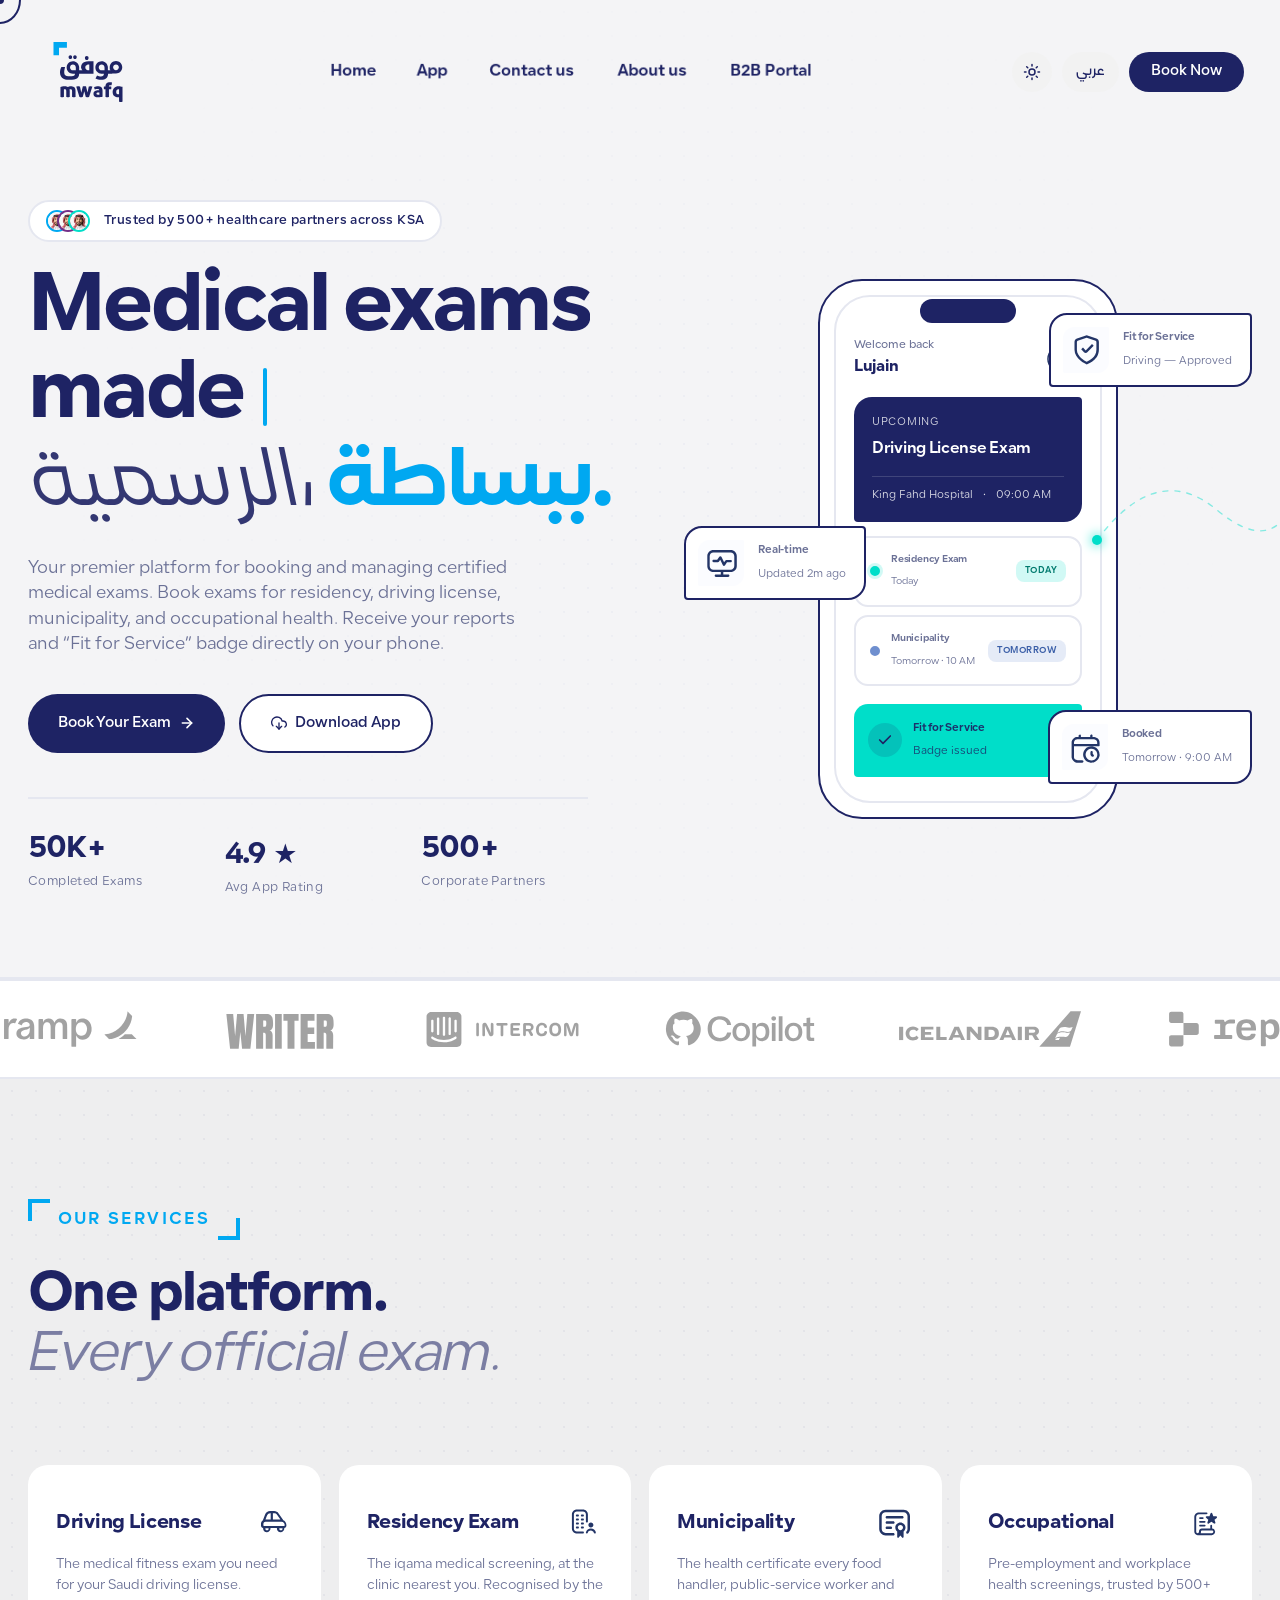
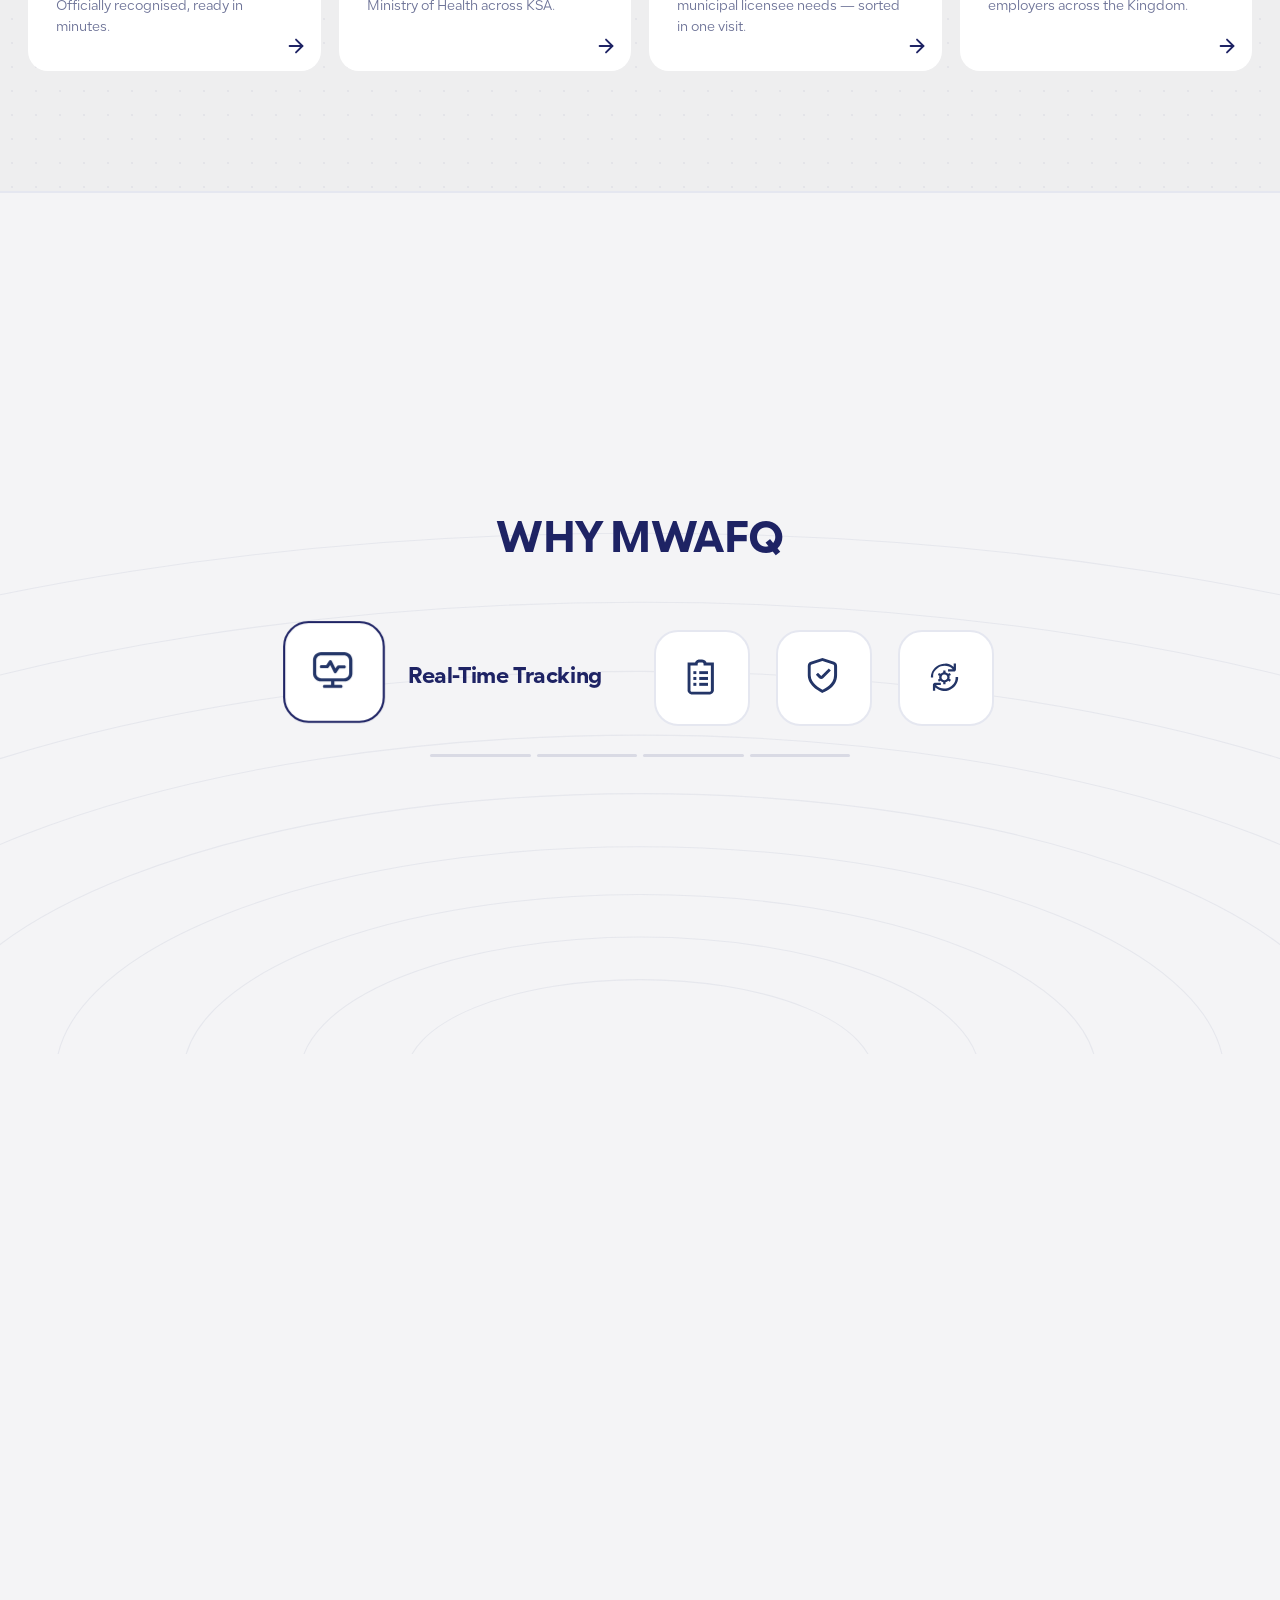
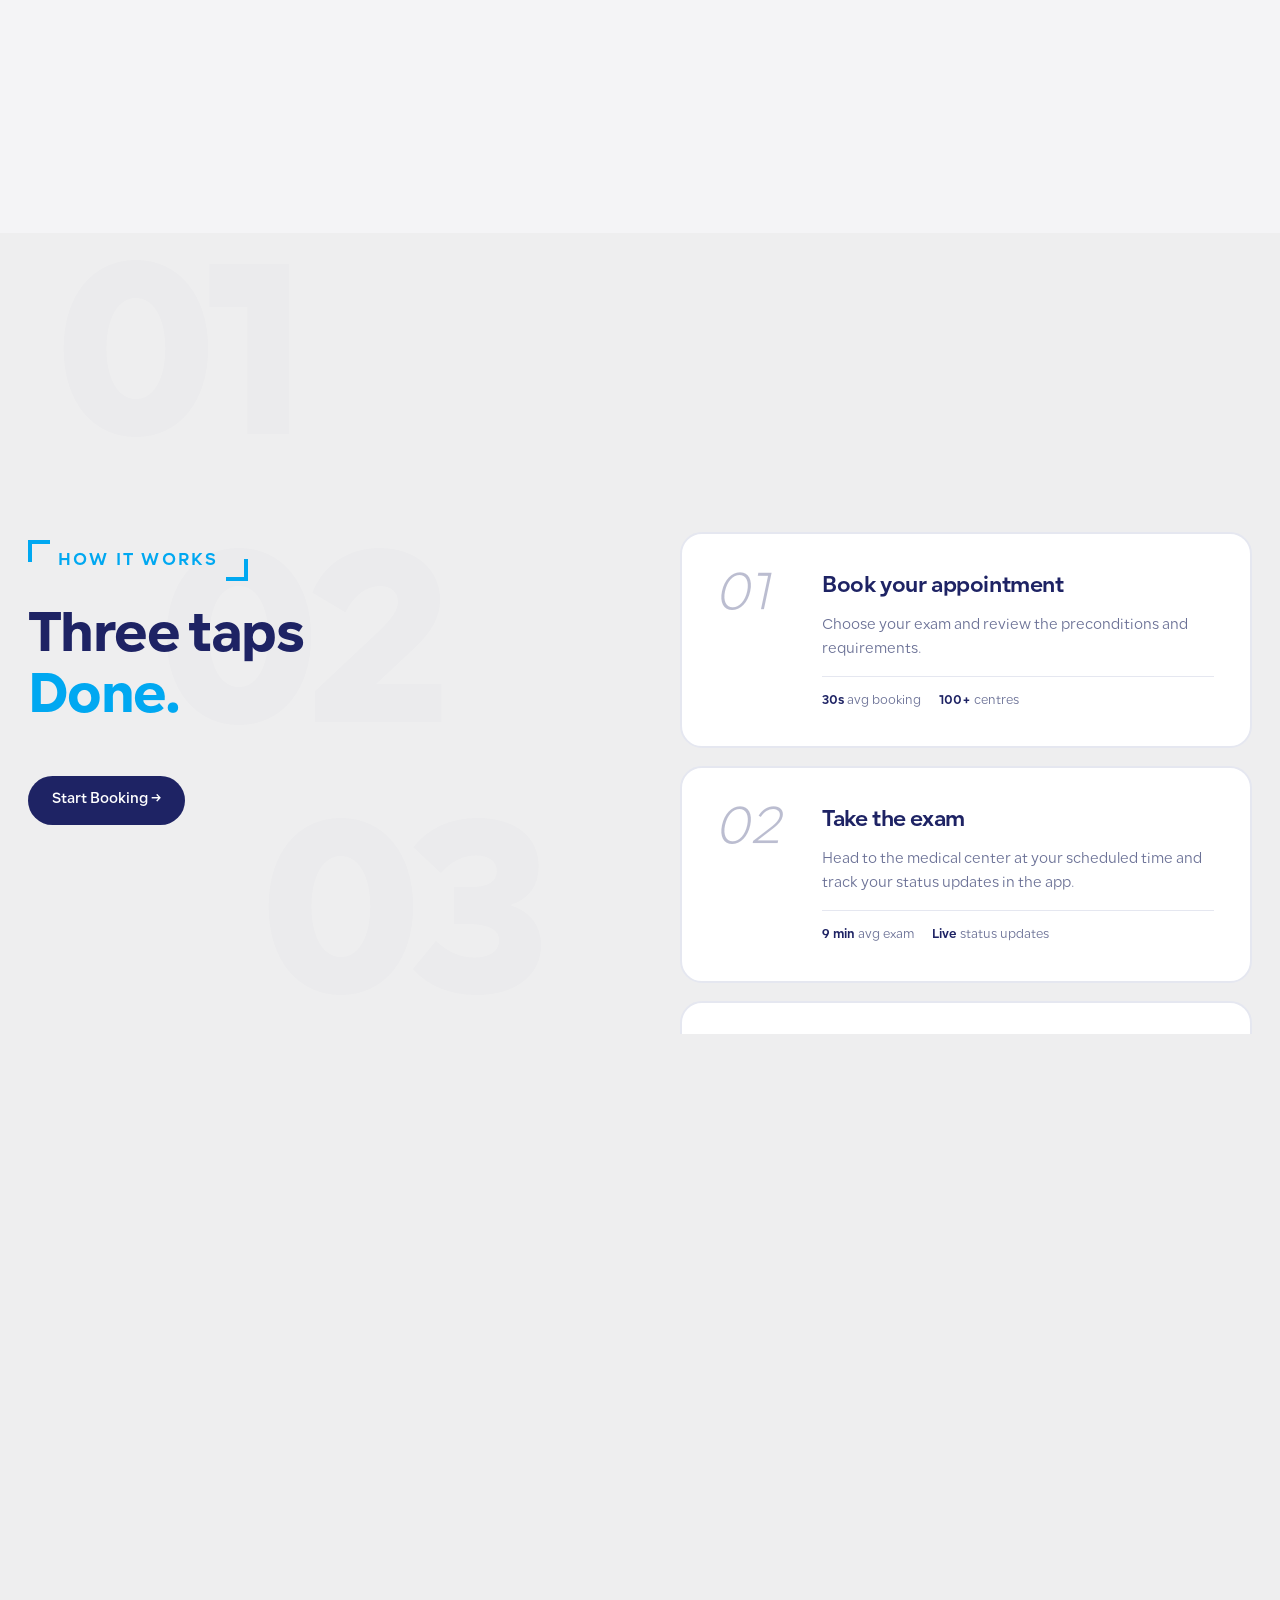
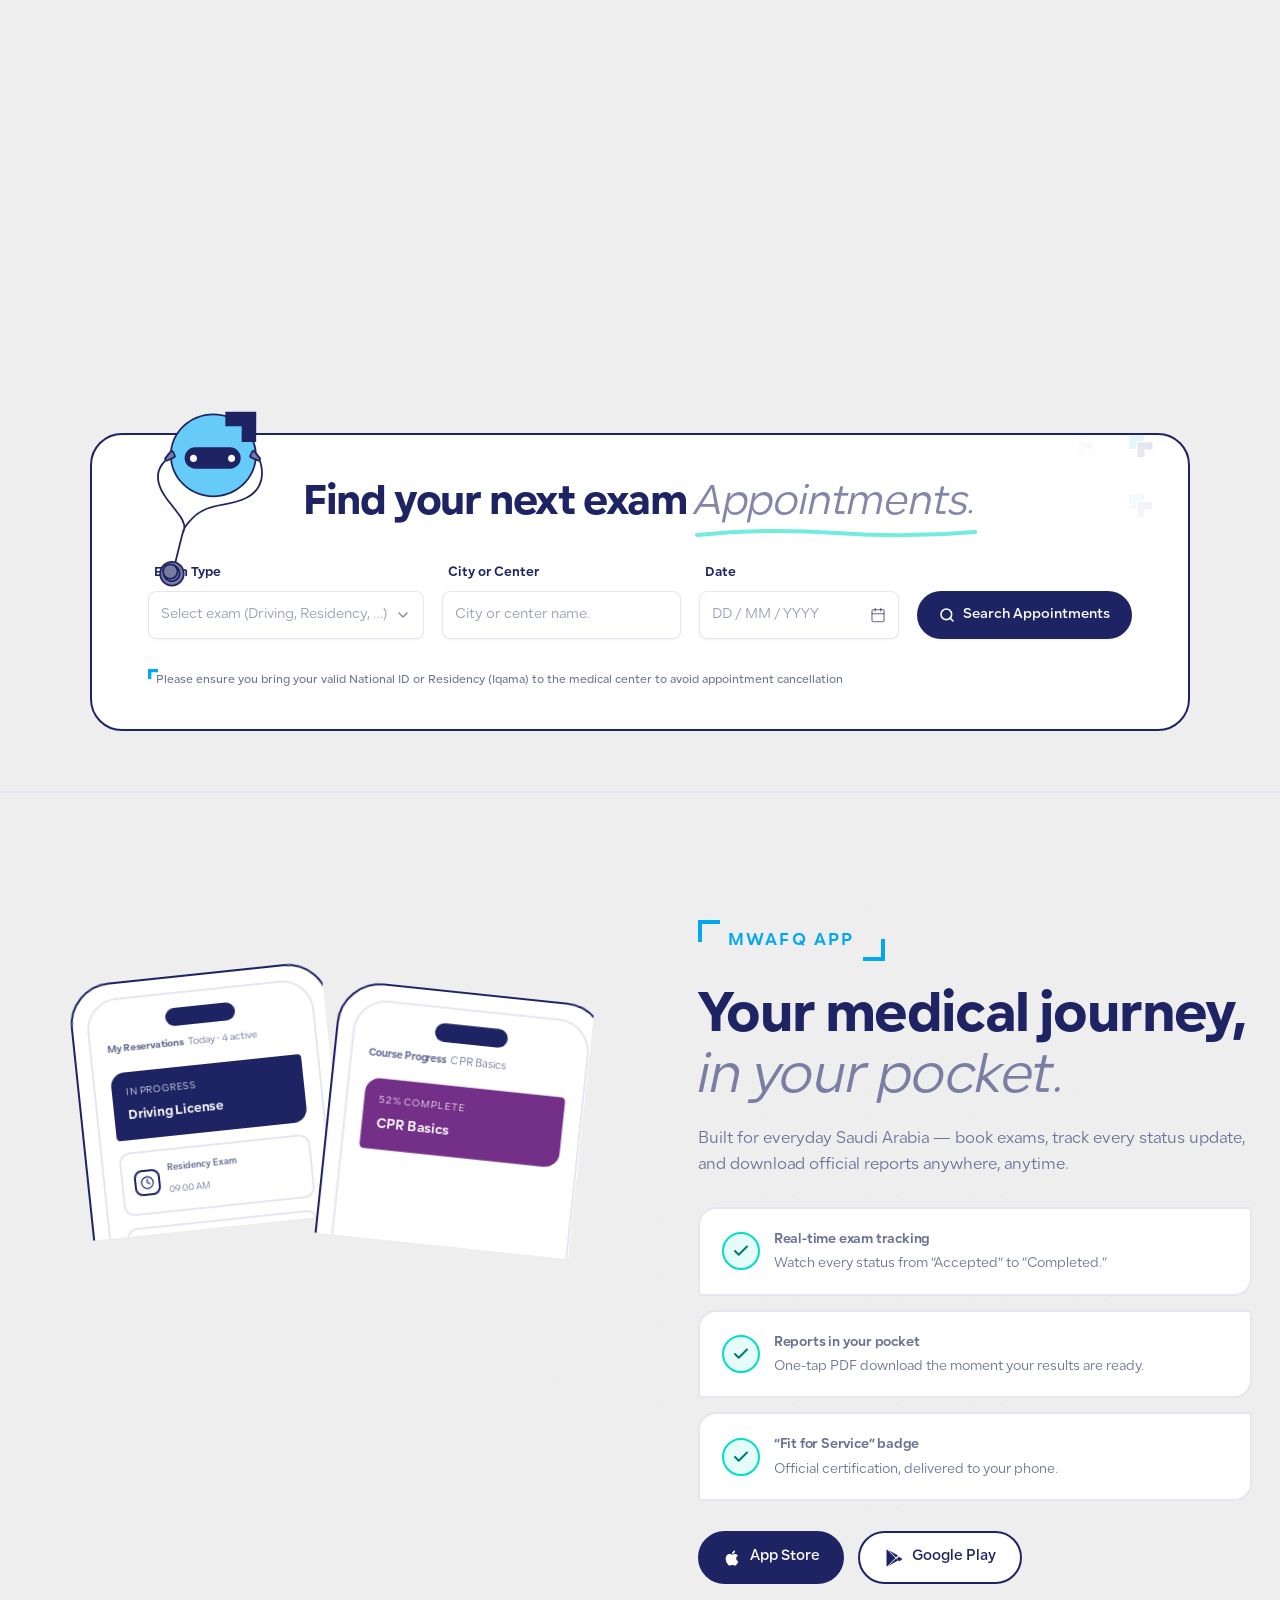
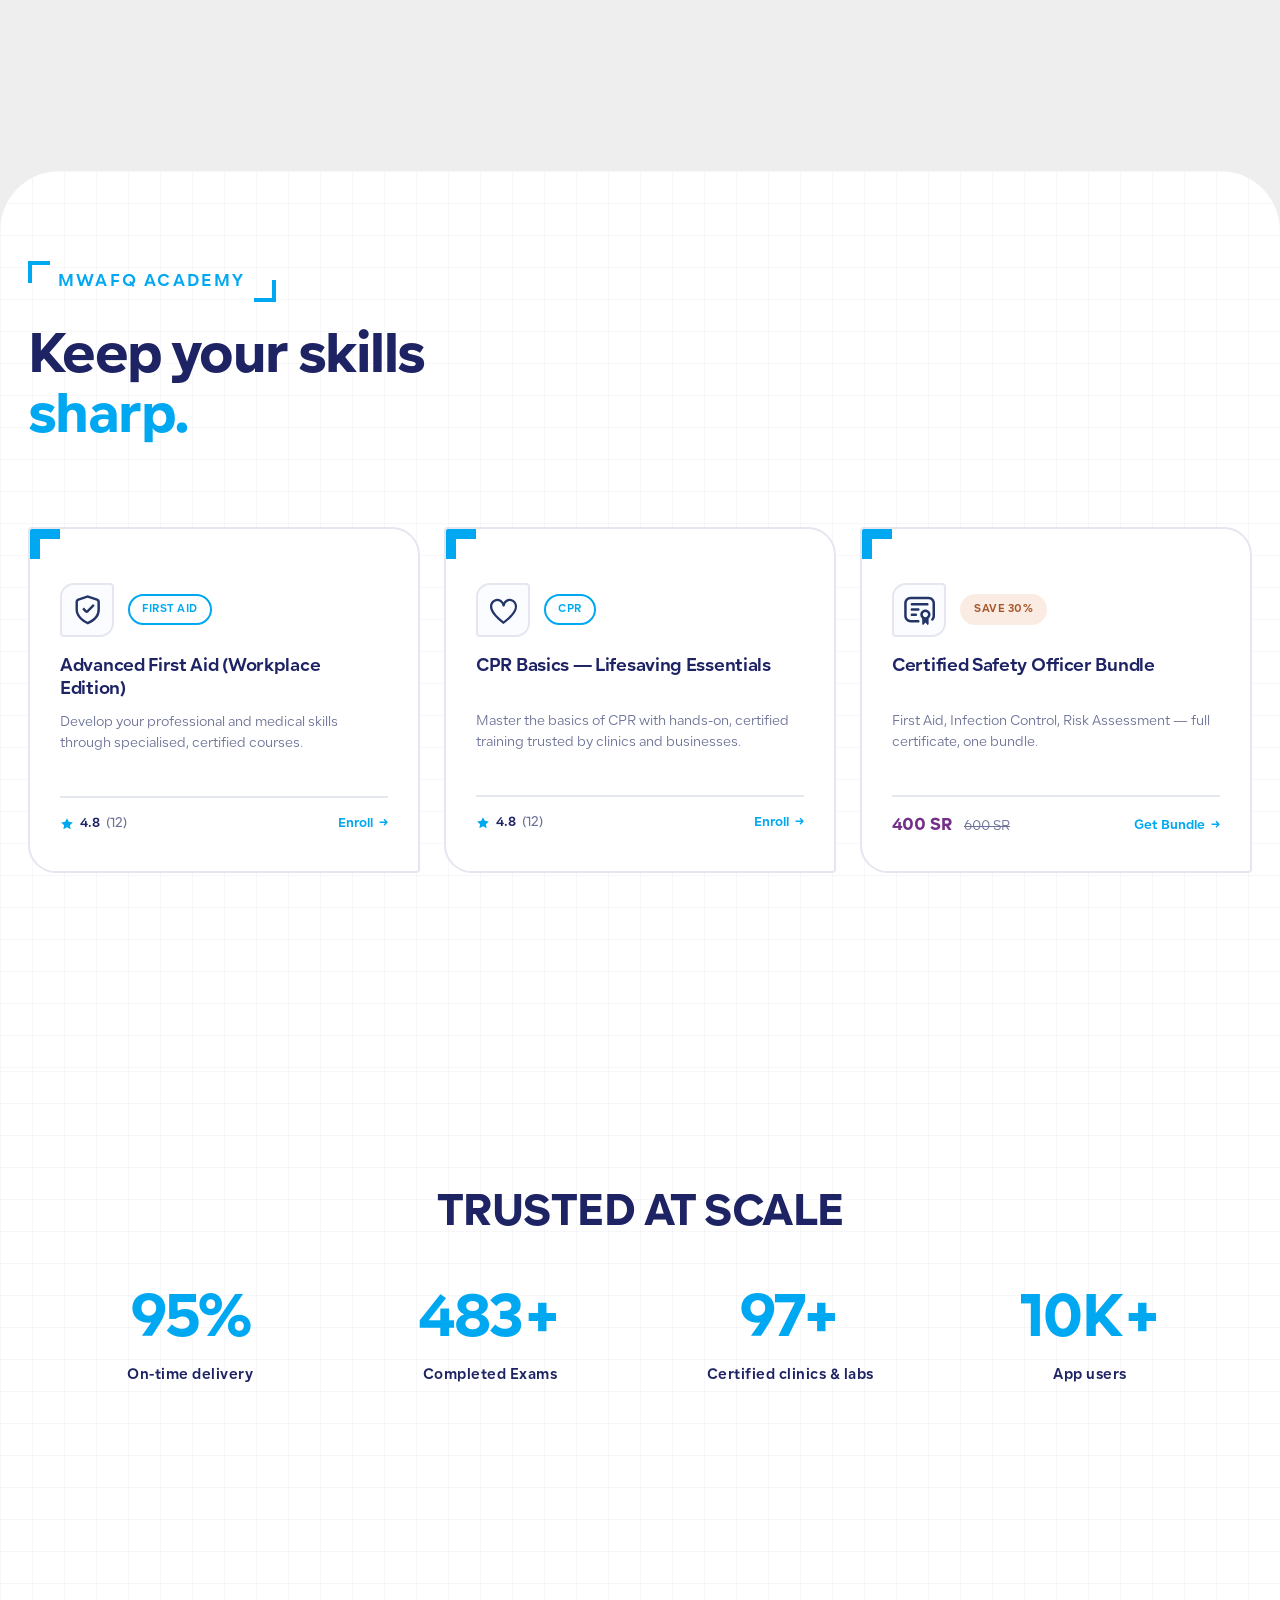
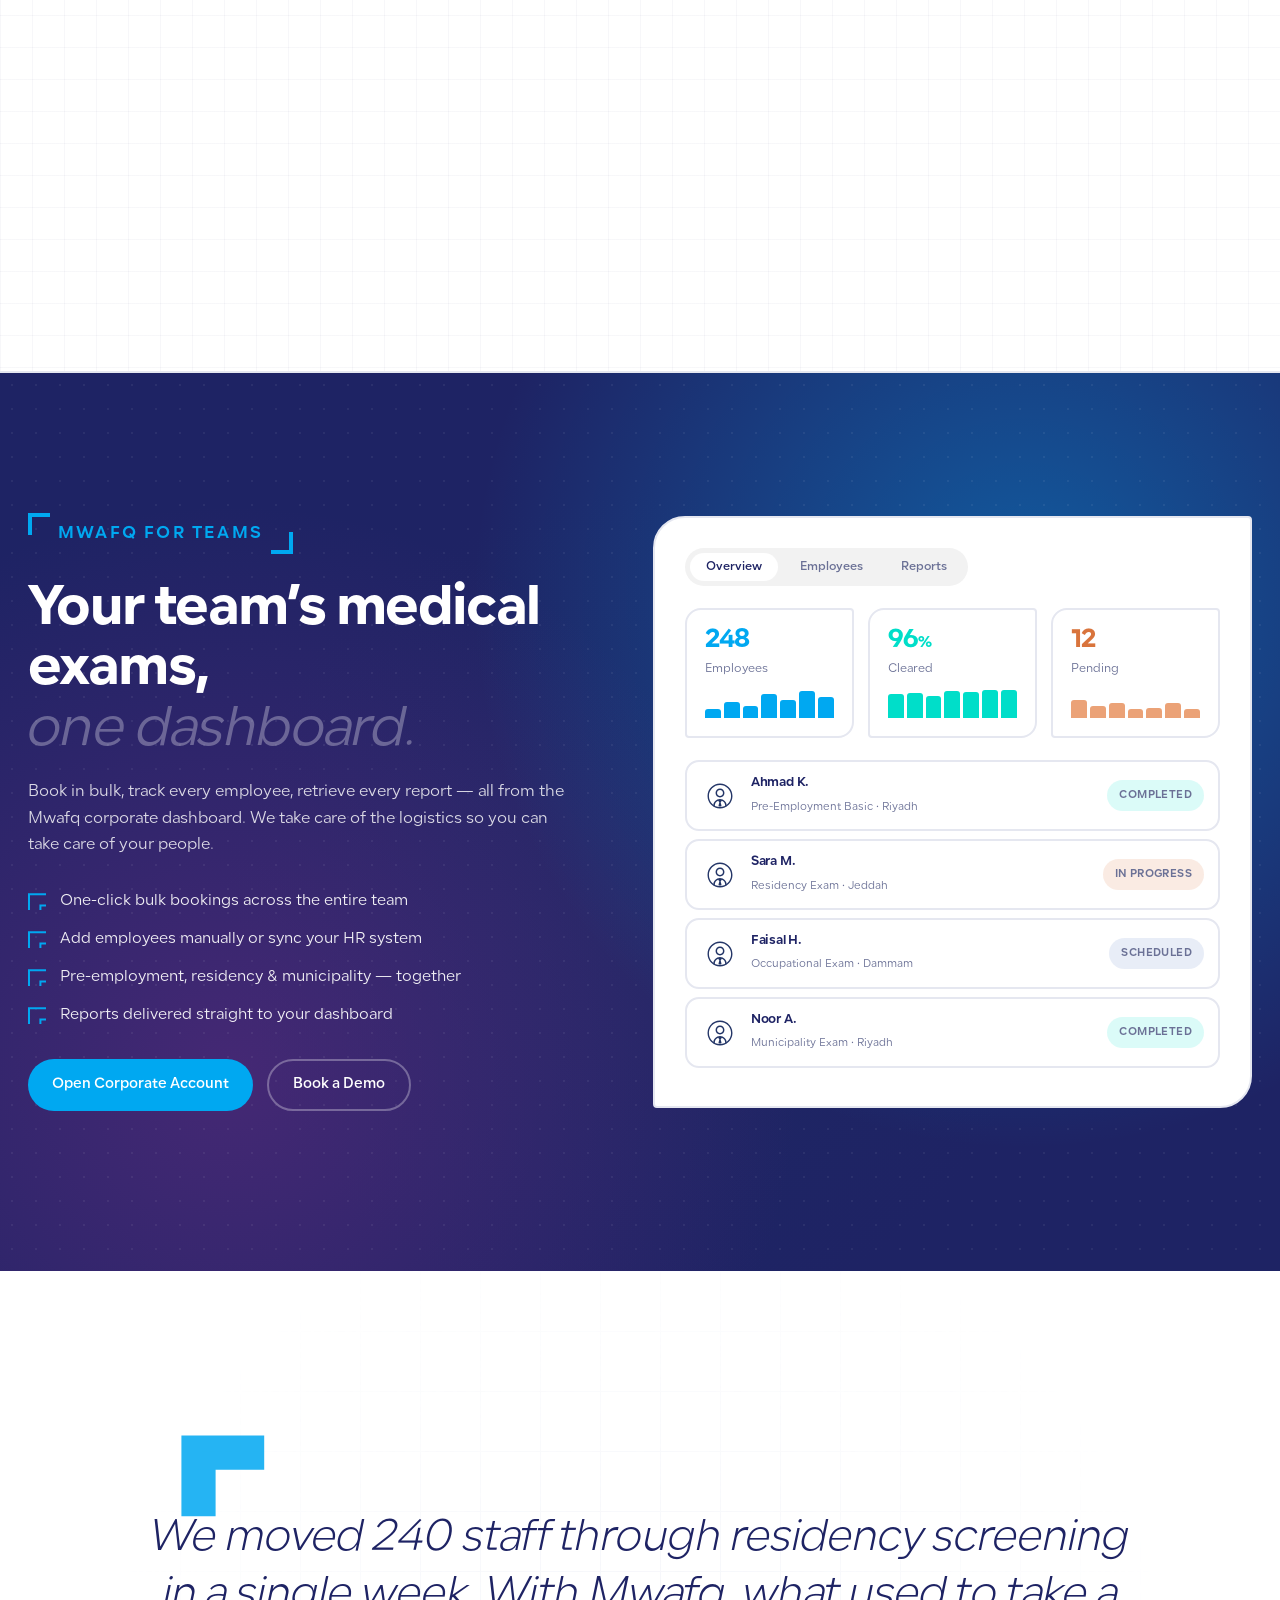
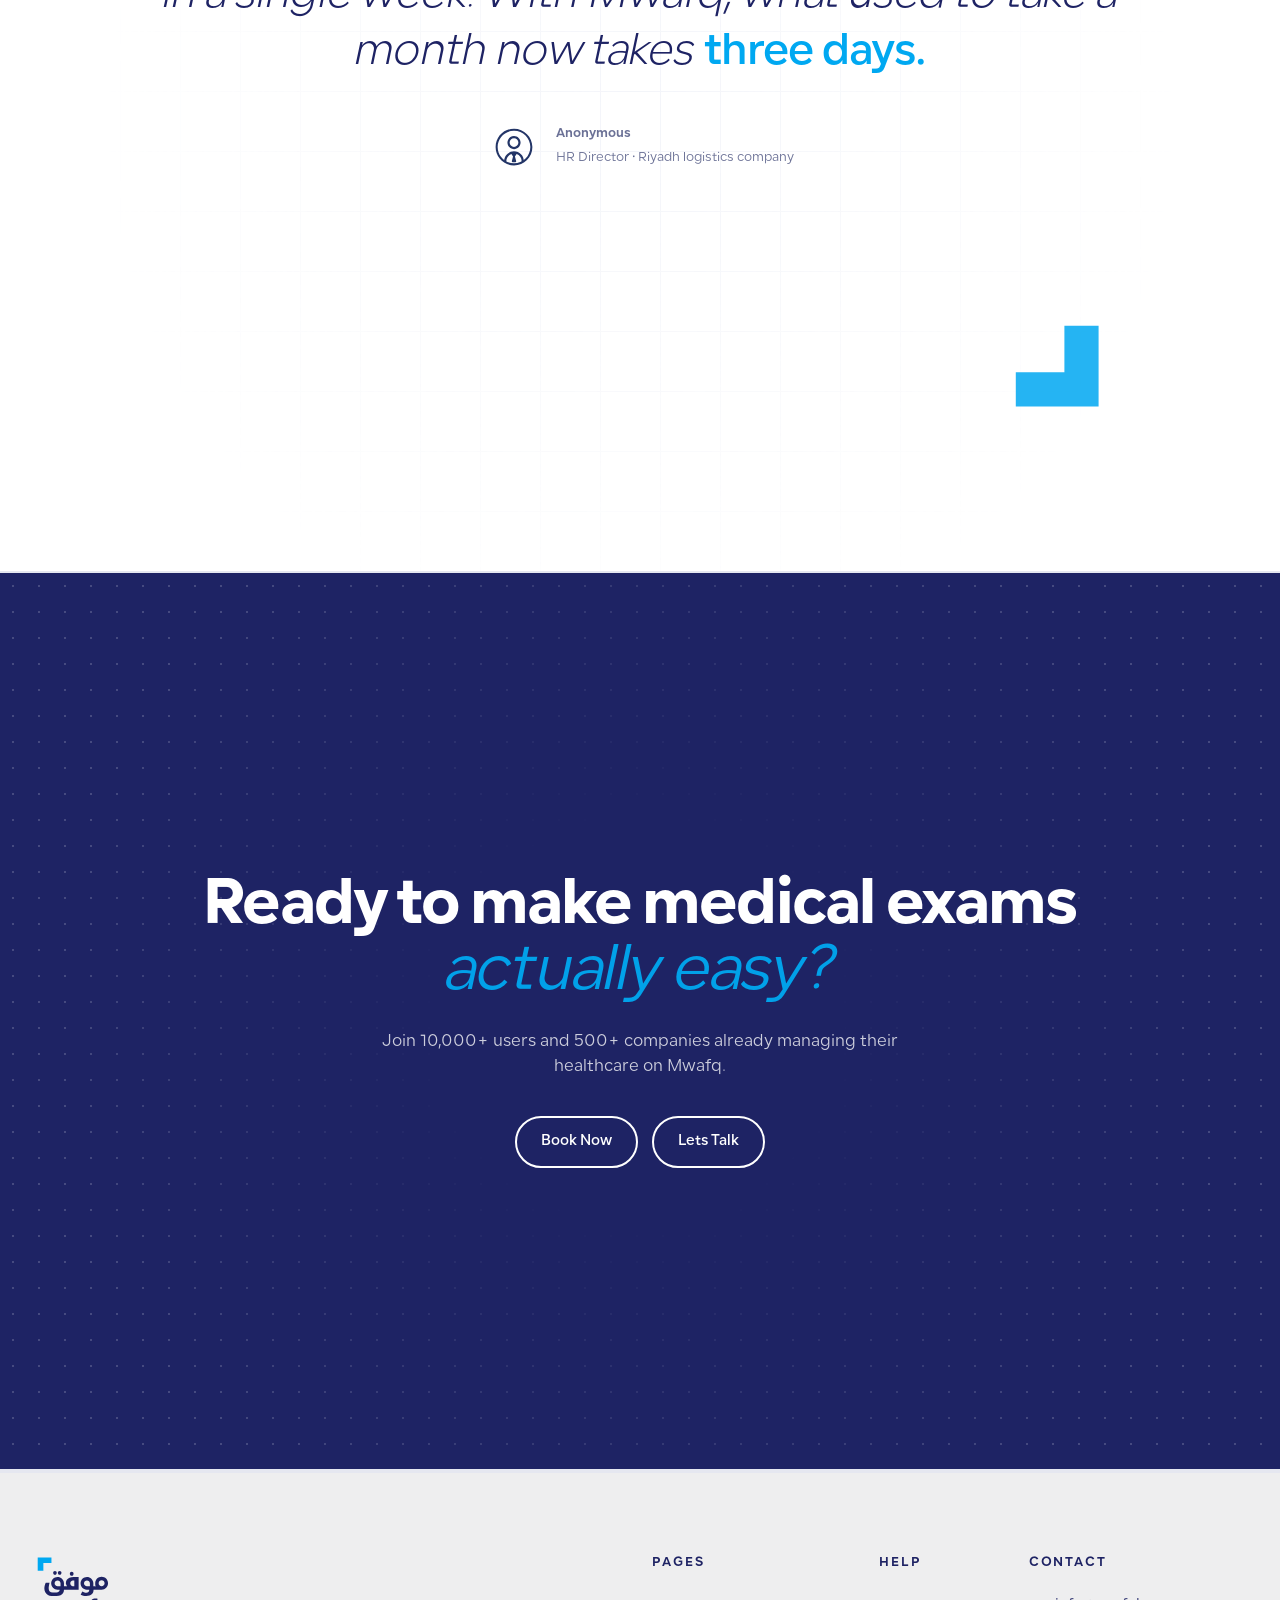
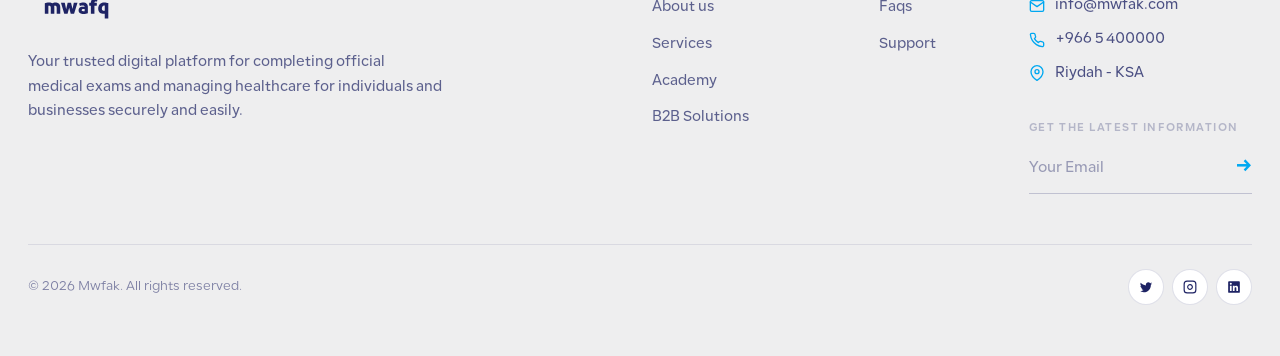
<file: mwfak-old/index13.html>
<!DOCTYPE html>
<html lang="en" id="rootHtml">
<head>
<meta charset="UTF-8" />
<meta name="viewport" content="width=device-width, initial-scale=1.0" />
<title>Mwafq — Medical Exams, Made Simple</title>
<link rel="preconnect" href="https://fonts.googleapis.com">
<link rel="preconnect" href="https://fonts.gstatic.com" crossorigin>
<link href="https://fonts.googleapis.com/css2?family=Noto+Kufi+Arabic:wght@300;400;500;600;700;800;900&family=Caveat:wght@500;600;700&display=swap" rel="stylesheet">
<style>
  /* ============== LAMA SANS FONT FAMILY ============== */
  @font-face{font-family:'LamaSans';src:url('LamaSans-Thin.otf')           format('opentype');font-weight:100;font-style:normal;font-display:swap}
  @font-face{font-family:'LamaSans';src:url('LamaSans-ThinItalic.otf')     format('opentype');font-weight:100;font-style:italic;font-display:swap}
  @font-face{font-family:'LamaSans';src:url('LamaSans-ExtraLight.otf')     format('opentype');font-weight:200;font-style:normal;font-display:swap}
  @font-face{font-family:'LamaSans';src:url('LamaSans-ExtraLightItalic.otf') format('opentype');font-weight:200;font-style:italic;font-display:swap}
  @font-face{font-family:'LamaSans';src:url('LamaSans-Light.otf')          format('opentype');font-weight:300;font-style:normal;font-display:swap}
  @font-face{font-family:'LamaSans';src:url('LamaSans-LightItalic.otf')    format('opentype');font-weight:300;font-style:italic;font-display:swap}
  @font-face{font-family:'LamaSans';src:url('LamaSans-Regular.otf')        format('opentype');font-weight:400;font-style:normal;font-display:swap}
  @font-face{font-family:'LamaSans';src:url('LamaSans-RegularItalic.otf')  format('opentype');font-weight:400;font-style:italic;font-display:swap}
  @font-face{font-family:'LamaSans';src:url('LamaSans-Medium.otf')         format('opentype');font-weight:500;font-style:normal;font-display:swap}
  @font-face{font-family:'LamaSans';src:url('LamaSans-MediumItalic.otf')   format('opentype');font-weight:500;font-style:italic;font-display:swap}
  @font-face{font-family:'LamaSans';src:url('LamaSans-SemiBold.otf')       format('opentype');font-weight:600;font-style:normal;font-display:swap}
  @font-face{font-family:'LamaSans';src:url('LamaSans-SemiBoldItalic.otf') format('opentype');font-weight:600;font-style:italic;font-display:swap}
  @font-face{font-family:'LamaSans';src:url('LamaSans-Bold.otf')           format('opentype');font-weight:700;font-style:normal;font-display:swap}
  @font-face{font-family:'LamaSans';src:url('LamaSans-BoldItalic.otf')     format('opentype');font-weight:700;font-style:italic;font-display:swap}
  @font-face{font-family:'LamaSans';src:url('LamaSans-ExtraBold.otf')      format('opentype');font-weight:800;font-style:normal;font-display:swap}
  @font-face{font-family:'LamaSans';src:url('LamaSans-ExtraBoldItalic.otf')format('opentype');font-weight:800;font-style:italic;font-display:swap}
  @font-face{font-family:'LamaSans';src:url('LamaSans-Black.otf')          format('opentype');font-weight:900;font-style:normal;font-display:swap}
  @font-face{font-family:'LamaSans';src:url('LamaSans-BlackItalic.otf')    format('opentype');font-weight:900;font-style:italic;font-display:swap}

  :root{
    --c-sapphire:#1e2364;
    --c-deep:#233567;
    --c-sky:#00a8f1;
    --c-sky-deep:#0090d1;
    --c-purple:#742f88;        /* third primary — now used at ~30% per guideline */
    --c-purple-deep:#5e2570;
    --c-purple-soft:#f3e9f7;
    --c-mint:#00dec9;          /* teal accent — used for "live", "success", positive feedback */
    /* Light-touch / 7%–1% accents from the brand color-ratio chart */
    --c-navy-deep:#0F1340;     /* very-dark sapphire — 7% accent / dark surfaces */
    --c-periwinkle:#6F8FCF;    /* lavender soft-blue — 7% accent / pending-info */
    --c-pale-sky:#75C7E8;      /* pale cyan — 7% accent / quiet support */
    --c-green:#1FBA5A;         /* 1% pop — success / completed */
    --c-orange:#FF6B2B;        /* 1% pop — urgency / limited / attention */
    --c-grey:#f2f2f2;
    --c-line:#e5e7f0;
    --c-line-soft:#eef0f7;
    --c-white:#ffffff;
    --c-text:#1e2364;
    --c-muted:#6b7196;
    --bw: 2px;
    --ease: cubic-bezier(0.22, 1, 0.36, 1);
    --ease-bounce: cubic-bezier(0.34, 1.56, 0.64, 1);
    --ease-organic: cubic-bezier(0.59, 0.06, 0.1, 1);
    --tx-color-dur: .35s;
  }
  *{box-sizing:border-box; margin:0; padding:0}
  html{scroll-behavior:smooth}
  body{
    font-family:'LamaSans', 'Noto Kufi Arabic', system-ui, -apple-system, sans-serif;
    background:#eeeeef;
    color:var(--c-text);
    overflow-x: clip;              /* `clip` (not `hidden`) — required for position:sticky to work */
    line-height:1.55;
    -webkit-font-smoothing:antialiased;
    cursor:none;
  }
  /* RTL — when [dir="rtl"] toggled by the language switcher */
  html[dir="rtl"] body{ font-family:'Noto Kufi Arabic','LamaSans',system-ui,sans-serif; }

  a{color:inherit; text-decoration:none}
  img{max-width:100%; display:block}
  .wrap{max-width:1320px; margin:0 auto; padding:0 28px}

  /* C-1 / H-5 — restore native cursor on form fields and disable custom cursor in form regions */
  input, select, textarea{ cursor:text !important }
  button, .btn, a, [data-cursor]{ cursor:none }
  body.in-form input, body.in-form select, body.in-form textarea{ cursor:text !important }
  body.in-form .cursor-ring, body.in-form .cursor-dot{ opacity:0 }

  /* M-10 — visible keyboard focus */
  :focus-visible{
    outline: 2px solid var(--c-sky);
    outline-offset: 3px;
    border-radius: 6px;
  }
  /* Arabic page disabled — all .ar-only content is always hidden, .en-only always visible */
  .ar-only{ display:none !important; }

  /* ============== CUSTOM CURSOR ============== */
  .cursor-dot, .cursor-ring{
    position:fixed; top:0; left:0; pointer-events:none; z-index:9999;
    border-radius:50%;
    transform: translate(-50%,-50%);
    transition: opacity .3s var(--ease);
  }
  .cursor-dot{
    width:8px; height:8px; background:var(--c-sapphire);
    transition: width .25s var(--ease), height .25s var(--ease);
  }
  .cursor-ring{
    width:42px; height:48px;
    border: var(--bw) solid var(--c-sapphire);
    transition: width .35s var(--ease-bounce), height .35s var(--ease-bounce);
  }
  .cursor-hover .cursor-ring{
    width:74px; height:74px; border-color:var(--c-sky);
  }
  .cursor-hover .cursor-dot{width:0; height:0}
  @media (max-width: 980px){ .cursor-dot, .cursor-ring{display:none} body, button, .btn, a{cursor:auto !important} }

  /* ============== SVG ICON SPRITES (from icons and vector visuals.svg) ============== */
  .svg-ic{
    display:inline-block;
    background-image: url('icons%20and%20vector%20visuals.svg');
    background-repeat: no-repeat;
    background-size: 736px auto;
    width: 40px; height: 40px;
    flex-shrink:0;
  }
  /* Medical row 1 (y=452) */
  .ic-person{background-position:-100px -432px}
  .ic-dropper{background-position:-144px -432px}
  .ic-brain{background-position:-190px -432px}
  .ic-ecg{background-position:-240px -432px}
  .ic-stetho{background-position:-292px -432px}
  .ic-thermo{background-position:-341px -432px}
  .ic-id{background-position:-384px -432px}
  /* Medical row 2 (y=492) */
  .ic-tubes{background-position:-99px -472px}
  .ic-flask{background-position:-144px -472px}
  .ic-micro{background-position:-190px -472px}
  .ic-heartpulse{background-position:-241px -472px}
  .ic-pillbottle{background-position:-292px -472px}
  .ic-capsule{background-position:-340px -472px}
  .ic-droplet{background-position:-384px -472px}
  /* Medical row 3 (y=532) */
  .ic-heart{background-position:-100px -512px}
  .ic-clipboard{background-position:-292px -512px}
  .ic-bed{background-position:-340px -512px}
  .ic-syringe{background-position:-384px -512px}
  /* Right side */
  .ic-user{background-position:-466px -432px}
  .ic-grid{background-position:-550px -432px}
  .ic-building{background-position:-468px -472px}
  .ic-docshield{background-position:-551px -472px}
  .ic-car{background-position:-468px -512px}
  .ic-group{background-position:-551px -512px}
  /* Service row 1 (y=644) */
  .ic-cert{background-position:-99px -624px}
  .ic-shield{background-position:-294px -624px}
  /* Service row 2-4 */
  .ic-headset{background-position:-153px -667px}
  .ic-cal{background-position:-250px -667px}
  .ic-bell{background-position:-99px -713px}
  .ic-loc{background-position:-153px -713px}
  .ic-settings{background-position:-250px -713px}
  .ic-refresh{background-position:-294px -713px}
  .ic-listdoc{background-position:-202px -755px}
  .ic-briefcase{background-position:-249px -755px}
  .ic-userplus{background-position:-292px -755px}

  /* Profile-icon avatars — uses the user-provided profile icon.svg */
  .profile-ic{
    background-image: url('profile%20icon.svg');
    background-repeat:no-repeat;
    background-size: contain;
    background-position: center;
    display:inline-block;
  }

  /* ============== CORNER-ARROW BRACKETS (brand "sharp corner") ============== */
  .ic-corner{
    display:block; position:absolute;
    width:30px; height:30px;
    background-image: url('icons%20and%20vector%20visuals.svg');
    background-repeat:no-repeat;
    background-size: 736px auto;
    pointer-events:none;
  }
  /* Solid single-colour L-shape — used on service / feature card corners. Arm thickness
     matches the hover lines (10px) so the bracket and the hover sweep read as one stroke. */
  .ic-corner.cyan-tl{
    background-image: url("data:image/svg+xml;charset=utf8,%3Csvg xmlns='http://www.w3.org/2000/svg' viewBox='0 0 30 30'%3E%3Cpath d='M 0 0 L 30 0 L 30 10 L 10 10 L 10 30 L 0 30 Z' fill='%2300a8f1'/%3E%3C/svg%3E");
    background-position: 0 0;
    background-size: 100% 100%;
  }

  /* Highlight bracket (B-9 graphic element) */
  .hi-bracket{
    position:relative; display:inline-block; padding:6px 18px;
  }
  .hi-bracket::before, .hi-bracket::after{
    content:''; position:absolute; width:14px; height:14px;
    border:var(--bw) solid var(--c-sky);
  }
  .hi-bracket::before{top:0; left:0; border-right:none; border-bottom:none;}
  .hi-bracket::after{bottom:0; right:0; border-left:none; border-top:none;}

  /* ============== NAV ============== */
  /* At the top of the page: no oval/pill background. After scrolling: glass pill. */
  .nav{
    position:fixed; top:18px; left:50%; transform: translateX(-50%);
    z-index:200; width:calc(100% - 40px); max-width:1280px;
    border-radius:80px;
    background: transparent;
    border: var(--bw) solid transparent;
    backdrop-filter: none;
    -webkit-backdrop-filter: none;
    padding:8px 14px 8px 22px;
    display:flex; align-items:center; justify-content:space-between;
    transition:
      background .25s cubic-bezier(0.4, 0, 0.2, 1),
      border-color .25s cubic-bezier(0.4, 0, 0.2, 1),
      backdrop-filter .25s cubic-bezier(0.4, 0, 0.2, 1),
      -webkit-backdrop-filter .25s cubic-bezier(0.4, 0, 0.2, 1);
  }
  .nav.scrolled{
    background: rgba(255,255,255,0.62);
    border-color: rgba(255,255,255,0.7);
    backdrop-filter: blur(12px) saturate(150%);
    -webkit-backdrop-filter: blur(12px) saturate(150%);
  }
  .logo{display:flex; align-items:center; font-weight:800}
  .logo-img{
    height: 88px;
    width: auto;
    display: block;
    transition: height .25s cubic-bezier(0.4, 0, 0.2, 1);
  }
  .nav.scrolled .logo-img{ height: 56px; }
  .nav-links{display:flex; gap:4px; list-style:none}
  .nav-links a{
    font-size:16px; font-weight:700;
    padding:9px 16px;
    color:var(--c-sapphire);
    display:inline-block;
  }
  /* Scale the inner span (the text), NOT the link itself — avoids hover-loop glitch.
     Text is rasterised at the LARGER (hovered) size and scaled DOWN at rest, so the
     scale-up animation reaches the native, crisp raster instead of upscaling pixels. */
  .nav-links a span{
    display:inline-block;
    font-size: 1.1em;            /* render at the hover size for max raster quality */
    transform: scale(0.909);     /* scale down to look the same at rest (1 / 1.1) */
    transform-origin: center;
    transition: transform .28s ease-out;
    will-change: transform;
    backface-visibility: hidden;
    -webkit-font-smoothing: subpixel-antialiased;
  }
  .nav-links a:hover span{
    transform: scale(1);          /* back to native crisp size on hover */
  }
  /* Clicked / active link — flips to brand sky blue */
  .nav-links a.active{ color: var(--c-sky); }
  .nav-links a.active span{ color: var(--c-sky); }
  .nav-cta{display:flex; gap:10px; align-items:center}
  /* Force the three controls on the right (theme toggle, language pill, Book Now)
     to share the same 40 px height for a clean aligned row */
  .nav-cta > .theme-toggle,
  .nav-cta > .pill,
  .nav-cta > .btn{
    height: 40px;
    box-sizing: border-box;
    display: inline-flex;
    align-items: center;
    justify-content: center;
    padding-top: 0;
    padding-bottom: 0;
    line-height: 1;
  }
  .pill{
    padding:9px 14px; border-radius:30px;
    font-size:13.5px; font-weight:600; color:var(--c-sapphire);
    background:var(--c-grey);
    transition: background .25s var(--ease), color .25s var(--ease);
    border:none; font-family:inherit;
  }
  /* Hover invert — same pattern as the theme toggle */
  .pill:hover{
    background: var(--c-sapphire);
    color: var(--c-grey);
  }
  .btn{
    display:inline-flex; align-items:center; justify-content:center; gap:8px;
    padding:13px 24px; border-radius:50px;
    font-weight:600; font-size:14.5px;
    transition: transform .35s var(--ease), background .35s var(--ease), color .35s var(--ease), border-color .35s var(--ease);
    border:none; cursor:none;
    white-space:nowrap;
    position:relative;
    font-family:inherit;
  }
  .btn-primary{background:var(--c-sapphire); color:#fff}
  .btn-primary:hover{background:var(--c-deep)}

  /* ============== LIQUID-GLASS BUTTON — sapphire (dark blue) variant ============== */
  .btn-liquid{
    position: relative;
    overflow: hidden;
    isolation: isolate;
    background: var(--c-sapphire) !important;
    color: #fff !important;
    border: none;
    box-shadow: 0 8px 20px -6px rgba(30,35,100,0.30);
    /* No transition on rest state — snaps back instantly on hover-out */
  }
  .btn-liquid:hover{
    background: var(--c-deep) !important;
    box-shadow: 0 12px 26px -6px rgba(30,35,100,0.40);
    transition:
      background .35s var(--ease-organic),
      box-shadow .35s var(--ease-organic);
  }
  /* Nav "Book Now" — no shadow at all */
  .nav .btn-liquid,
  .nav .btn-liquid:hover{
    box-shadow: none !important;
  }
  /* Diagonal shine sweep — only animates on hover-IN, resets instantly on hover-OUT */
  .btn-liquid::before{
    content:'';
    position:absolute; inset:0;
    background: linear-gradient(115deg,
      transparent 35%,
      rgba(255,255,255,0.55) 50%,
      transparent 65%);
    transform: translateX(-120%);
    pointer-events:none;
    z-index:1;
  }
  .btn-liquid:hover::before{
    transform: translateX(120%);
    transition: transform .9s cubic-bezier(0.45, 0, 0.55, 1);
  }
  /* Make sure the button text sits above the shine layer */
  .btn-liquid > *{ position:relative; z-index:2; }
  /* Outline button — no fill, no color change on hover. Only the icon bounces. */
  .hero-actions .btn-line:hover{
    background: #fff;
    color: var(--c-sapphire);
  }
  .hero-actions .btn-line:hover svg{
    animation: dlBounce 0.6s ease;
  }
  @keyframes dlBounce{
    0%   { transform: translateY(0); }
    40%  { transform: translateY(3px); }
    100% { transform: translateY(0); }
  }
  /* Primary "Book Your Exam" — keep sapphire fill on hover (no color change), only the arrow icon slides */
  .hero-actions .btn-primary:hover{
    background: var(--c-sapphire);
    color: #fff;
    box-shadow: none;
  }
  .hero-actions .btn-primary:hover svg{
    animation: arrowSlide 0.6s ease;
  }
  @keyframes arrowSlide{
    0%   { transform: translateX(0); }
    40%  { transform: translateX(4px); }
    100% { transform: translateX(0); }
  }
  /* Disable the magnetic-transform on hero CTAs */
  .hero-actions .no-magnet{ transform:none !important; }
  .btn-cyan{background:var(--c-sky); color:#fff}
  .btn-cyan:hover{background:var(--c-sky-deep)}
  .btn-line{background:#fff; color:var(--c-sapphire); border: var(--bw) solid var(--c-sapphire)}
  .btn-line:hover{background:var(--c-sapphire); color:#fff}
  .btn-ghost{background:transparent; color:var(--c-sapphire); border: var(--bw) solid var(--c-line)}
  .btn-ghost:hover{border-color:var(--c-sapphire)}
  .menu-tog{display:none}

  /* ============== HERO ============== */
  .hero{
    position:relative;
    padding:200px 0 80px;
    overflow:hidden;
    border-bottom: var(--bw) solid var(--c-line);
    background: #f4f4f6;
  }
  .hero-pattern{
    position:absolute; inset:0;
    background-image: radial-gradient(circle, var(--c-line) 1.2px, transparent 1.2px);
    background-size: 24px 24px;
    opacity:0.55;
    pointer-events:none;
    -webkit-mask-image: radial-gradient(circle at 50% 50%, #000 0%, transparent 75%);
            mask-image: radial-gradient(circle at 50% 50%, #000 0%, transparent 75%);
  }
  .hero-grid{
    display:grid; grid-template-columns: 1.05fr 1fr;
    gap:60px; align-items:center;
    position:relative; z-index:2;
  }
  .hero-tag{
    display:inline-flex; align-items:center; gap:10px;
    padding:8px 16px; border-radius:30px;
    background:#fff;
    border: var(--bw) solid var(--c-line);
    font-size:13px; font-weight:600;
    color:var(--c-sapphire);
    margin-bottom:24px;
    letter-spacing:0.4px;
  }
  .hero-tagline{
    display:flex; align-items:center; gap:14px;
    margin-bottom:18px;
    font-size:13px; font-weight:600;
    color:var(--c-sapphire);
    letter-spacing:1.2px; text-transform:uppercase;
  }
  .hero-tagline .ar{ font-family:'Noto Kufi Arabic',sans-serif; font-size:15px; letter-spacing:0; text-transform:none; color:var(--c-sapphire); font-weight:700 }
  .hero-tagline .div{ width:6px; height:6px; border-radius:50%; background:var(--c-sky); }

  h1.hero-title{
    font-size: clamp(44px, 6.5vw, 92px);
    font-weight:800;
    line-height:1.05;
    letter-spacing:-2.6px;
    color:var(--c-sapphire);
    margin-bottom:28px;
  }
  .hero-title .ital{ font-style:italic; font-weight:400; color:var(--c-sapphire); opacity:0.9 }
  .hero-title .cyan{ color: var(--c-sky); }
  .hero-title .purple{ color: var(--c-purple); }

  .word-reveal{display:inline-block; overflow:hidden; vertical-align:top}
  .word-reveal > span{
    display:inline-block;
    transform: translateY(110%);
    transition: transform .9s var(--ease);
  }
  .word-reveal.in > span{transform: translateY(0)}


  .hero-sub{
    font-size:17.5px; color:var(--c-muted);
    max-width:540px; margin-bottom:36px; line-height:1.45;
  }
  .hero-actions{display:flex; gap:14px; flex-wrap:wrap; margin-bottom:44px}
  .hero-actions .btn{padding:16px 30px; font-size:15px}
  .hero-stats{
    display:grid; grid-template-columns: repeat(3,1fr); gap:30px;
    padding-top:36px; border-top: var(--bw) solid var(--c-line);
    max-width:560px;
  }
  .hero-stat strong{
    display:inline-flex; align-items:baseline; gap:3px;
    font-size:30px; color:var(--c-sapphire); font-weight:800;
    letter-spacing:-1px; line-height:1; white-space:nowrap;
  }
  .hero-stat strong .star{ color:inherit; font-size:0.9em; margin-left:2px; order: 1; }
  /* Counter span for the rating number — fixed minimum width so the star never moves
     during the animation, with tabular digits for stable character widths */
  .hero-stat strong > [data-count]{
    display: inline-block;
    min-width: 1.45em;            /* tighter — pulls the star closer to "4.9" */
    text-align: left;
    font: inherit;
    letter-spacing: inherit;
    color: inherit;
    font-variant-numeric: tabular-nums;
  }
  /* Stats with data-count + suffix on the strong itself ("50K+", "500+") —
     right-align the text in a fixed-width box so the "+" stays anchored at the
     right edge while digits grow leftward during the count-up animation */
  .hero-stat strong[data-count]{
    display: inline-block;
    min-width: 2.6em;
    text-align: right;
    font-variant-numeric: tabular-nums;
  }
  .hero-stat span{display:block; font-size:12.5px; color:var(--c-muted); margin-top:6px; letter-spacing:0.4px}

  /* ===== HERO PHONE ===== */
  .hero-visual{ position:relative; height:560px; }
  .phone-frame{
    position:absolute; top:50%; left:50%;
    transform: translate(-50%,-50%);
    width:300px; height:540px;
    border-radius:44px;
    background:#fff;
    border: var(--bw) solid var(--c-sapphire);
    overflow:visible;
    animation: floatY 6s ease-in-out infinite;
  }
  @keyframes floatY{
    0%,100%{transform:translate(-50%,-50%) translateY(0)}
    50%{transform:translate(-50%,-50%) translateY(-14px)}
  }
  .phone-screen{
    position:absolute; top:14px; left:14px; right:14px; bottom:14px;
    border-radius:36px; overflow:hidden;
    background:#fff;
    border: var(--bw) solid var(--c-line);
    padding:24px 18px;
    display:flex; flex-direction:column; gap:14px;
  }
  .phone-notch{
    position:absolute; top:18px; left:50%; transform:translateX(-50%);
    width:96px; height:24px; border-radius:14px;
    background:var(--c-sapphire); z-index:5;
  }
  .ph-header{margin-top:14px; display:flex; align-items:center; justify-content:space-between}
  .ph-greet{font-size:11.5px; color:var(--c-muted); font-weight:500}
  .ph-name{font-size:16px; font-weight:800; color:var(--c-sapphire); letter-spacing:-0.3px}
  .ph-avatar{
    width:42px; height:48px;
    display:flex; align-items:center; justify-content:center;
  }
  .ph-avatar .profile-ic{ width:42px; height:42px }
  .ph-card{
    border-radius:18px 4px 18px 4px; padding:18px;
    background:var(--c-sapphire); color:#fff;
    position:relative;
  }
  .ph-card-label{font-size:10.5px; opacity:0.85; margin-bottom:6px; letter-spacing:0.7px; text-transform:uppercase}
  .ph-card-title{font-size:16px; font-weight:700; margin-bottom:14px; letter-spacing:-0.3px}
  .ph-card-meta{
    display:flex; gap:10px; font-size:11px; opacity:0.85;
    padding-top:10px; border-top:1px solid rgba(255,255,255,0.18);
  }
  .ph-list{display:flex; flex-direction:column; gap:8px}
  .ph-item{
    display:flex; align-items:center; gap:11px;
    padding:12px 14px; border-radius:14px;
    background:#fff; border: var(--bw) solid var(--c-line);
  }
  .ph-dot{width:10px; height:10px; border-radius:50%; flex-shrink:0; border:2px solid var(--c-sky)}
  .ph-dot.solid{
    background:var(--c-mint); border-color:var(--c-mint);
    box-shadow: 0 0 0 3px rgba(0,222,201,0.18);
  }
  /* Re-purposed to periwinkle: signals soft "scheduled / pending" rather than purple */
  .ph-dot.purple{background:var(--c-periwinkle); border-color:var(--c-periwinkle)}
  .ph-info{flex:1; min-width:0}
  .ph-info strong{font-size:12px; font-weight:700; color:var(--c-sapphire); display:block; letter-spacing:-0.2px}
  .ph-info span{font-size:10px; color:var(--c-muted)}
  .ph-tag{
    font-size:9px; font-weight:700;
    padding:4px 9px; border-radius:8px;
    background:rgba(0,222,201,0.18); color:#007a6e;
    letter-spacing:0.5px; text-transform:uppercase;
  }
  .ph-tag.purple{background:rgba(111,143,207,0.18); color:#3b5fa8} /* periwinkle tone */
  .ph-fit{
    margin-top:auto;
    padding:14px; border-radius:14px 4px 14px 4px;
    background:var(--c-mint); color:var(--c-sapphire);
    display:flex; align-items:center; gap:11px;
  }
  .ph-fit .fit-ic{ background:rgba(30,35,100,0.15); color:var(--c-sapphire) }
  .fit-ic{
    width:34px; height:34px; border-radius:50%;
    background:rgba(255,255,255,0.22);
    display:flex; align-items:center; justify-content:center;
  }
  .fit-tx strong{font-size:13px; display:block; letter-spacing:-0.2px}
  .fit-tx span{font-size:11px; opacity:0.92}

  /* Floating accent cards (consistent asymmetric corner) */
  .float-card{
    position:absolute;
    background:#fff; border: var(--bw) solid var(--c-sapphire);
    border-radius:18px 4px 18px 4px;
    padding:12px 18px 12px 12px;
    display:flex; align-items:center; gap:14px;
    z-index:4;
  }
  .float-card .svg-ic{
    width:46px; height:46px;
    background-color:#fbfcff;
    border-radius:12px 2px 12px 2px;
  }
  .float-card .svg-ic.ic-shield{background-position: -291px -621px}
  .float-card .svg-ic.ic-ecg{   background-position: -237px -429px}
  .float-card .svg-ic.ic-cal{   background-position: -247px -664px}
  .fc-text strong{display:block; font-size:13.5px; color:var(--c-sapphire); font-weight:700; letter-spacing:-0.2px}
  .fc-text span{font-size:11px; color:var(--c-muted)}

  /* Two floating cards on the RIGHT (top of phone + bottom of phone), one on the LEFT (middle) */
  .float-1{ top:8%;    right:0%;  animation: floatA 5s   ease-in-out infinite;       z-index:5 }
  .float-2{ top:46%;   left:0%;   animation: floatB 6s   ease-in-out 0.3s infinite;  z-index:5 }
  .float-3{ bottom:8%; right:0%;  animation: floatA 5.5s ease-in-out 0.6s infinite;  z-index:5 }
  @keyframes floatA{0%,100%{transform:translateY(0) rotate(-3deg)}50%{transform:translateY(-12px) rotate(-3deg)}}
  @keyframes floatB{0%,100%{transform:translateY(0) rotate(3deg)}50%{transform:translateY(-12px) rotate(3deg)}}

  /* ============== TICKER — partner logo wall ============== */
  /* The band itself is intentionally short (100px) — logos are taller (130px)
     and intentionally bleed above and below, so the line reads as a thin strip
     with oversized logos crossing it. overflow-x:clip preserves the marquee
     clipping while overflow-y:visible lets logos overflow vertically. */
  .ticker{
    padding: 0;
    height: 100px;
    background: #fff;
    color: var(--c-sapphire);
    overflow-x: clip;
    overflow-y: visible;
    position: relative;
    border-top: var(--bw) solid var(--c-line);
    border-bottom: var(--bw) solid var(--c-line);
    display: flex;
    align-items: center;
  }
  .ticker-inner{
    display:flex; align-items:center;
    width:max-content;
    animation: tick 40s linear infinite;
  }
  /* Spacing via margin-right (not flex gap) so each item carries its own
     spacing — that way SET A's total width equals SET B's, and the
     translateX(-50%) loop lands exactly at the SET B boundary with no jump. */
  .ticker-inner > *{ margin-right: 80px; }
  .ticker:hover .ticker-inner{animation-play-state: paused}
  @keyframes tick{from{transform:translateX(0)}to{transform:translateX(-50%)}}
  /* Partner-logo marks displayed inside the moving ticker — uniform height, gray tone.
     The Logo01.svg ships with content in only the bottom ~14% of a 1000x1000 canvas and
     uses white fills, so we render it via a cropped background to hide the empty top
     and force its color via a CSS filter. logo2.svg is a normal wide logo and renders
     as a plain <img>. */
  .ticker-logo{
    height: 130px;
    width: auto;
    display: block;
    flex-shrink: 0;
    opacity: .8;
    filter: grayscale(1) brightness(0) invert(0.55);
    transition: opacity .3s ease, transform .3s ease, filter .3s ease;
  }
  /* Per-logo height correction, computed from each SVG's actual artwork bbox.
     All files share a 300x300 viewBox but the visible artwork fills different
     vertical proportions (12% – 29%), so each container is sized so the
     *visible logo* lands at roughly the same on-screen height. Widths will
     still vary based on each logo's natural aspect ratio. */
  .ticker-logo[src*="logo01"]{ height: 140px; }
  .ticker-logo[src*="logo03"]{ height: 120px; }
  .ticker-logo[src*="logo04"]{ height: 165px; }
  .ticker-logo[src*="logo05"]{ height: 150px; }
  .ticker-logo[src*="logo06"]{ height: 190px; }
  .ticker-logo[src*="logo07"]{ height: 180px; }
  .ticker-logo[src*="logo08"]{ height: 140px; }
  .ticker-logo[src*="logo09"]{ height: 120px; }
  .ticker-logo[src*="logo10"]{ height: 155px; }
  .ticker-logo[src*="logo11"]{ height: 285px; }
  .ticker-logo:hover{
    opacity: 1;
    transform: scale(1.04);
    filter: grayscale(1) brightness(0) invert(0.35);
  }

  /* ============== SECTION ============== */
  .section{padding:120px 0; position:relative}
  /* Eyebrow — corner-bracket frame (same pattern as ".hi-bracket" on "Mwafq for Teams") */
  .eyebrow{
    position:relative;
    display:inline-block;
    padding:12px 30px;
    background:transparent; border:none;
    font-size:17px;
    font-weight:700;
    color:var(--c-sky);
    letter-spacing:2.2px;
    text-transform:uppercase;
    line-height:1;
    margin-bottom:26px;
  }
  .eyebrow::before,
  .eyebrow::after{
    content:''; position:absolute;
    width:18px; height:18px;
    border: 4px solid currentColor;
    background: transparent !important;
  }
  .eyebrow::before{ top:0; left:0; border-right:none; border-bottom:none; }
  .eyebrow::after{ bottom:0; right:0; border-left:none; border-top:none; }
  .eyebrow.purple{ color:var(--c-purple); }
  .head-center .eyebrow{ margin: 0 auto 24px; }
  /* Section-title — back to being the dominant focal element */
  .section-title{
    font-size: clamp(32px, 4.5vw, 56px);
    font-weight:800; line-height:1.08;
    letter-spacing:-1.6px;
    margin-bottom:18px;
    color:var(--c-sapphire);
  }
  .section-title .ital{ font-style:italic; font-weight:400; color:var(--c-sapphire); opacity:0.55 }
  .section-title .cyan{color: var(--c-sky)}
  .section-title .purple{color: var(--c-purple)}
  /* Body copy under the title — supporting description. */
  .section-sub{ font-size:16px; color:var(--c-muted); max-width:600px; line-height:1.65 }
  .head-flex{
    display:flex; justify-content:flex-start; align-items:flex-end;
    gap:50px; margin-bottom:60px; flex-wrap:wrap;
  }
  .head-flex > div{ flex: 0 1 auto; max-width: 640px; }
  .head-flex .section-sub{
    flex: 0 1 380px;
    margin: 0;
    align-self: flex-end;
    padding-bottom: 22px; /* lifted higher so its last line aligns with the headline's */
  }
  .head-center{text-align:center; max-width:780px; margin:0 auto 60px}
  .head-center .section-sub{margin-left:auto; margin-right:auto}
  /* ============== SERVICES ============== */
  .services{
    display:grid; grid-template-columns: repeat(4,1fr);
    gap:18px;
    align-items: stretch;        /* all cards stretch to match the tallest — uniform size */
  }
  .svc{
    position:relative; padding:38px 28px 32px;
    background:#fff;
    border-radius: 20px;
    /* Cohere-style card — circular concave notch carved INTO the bottom-right corner.
       Created via a ::after pseudo-element filled with the page background color,
       centered at the corner. Half of the disc is outside the card; the visible quarter
       inside the card produces the concave "scoop" silhouette. Notch grows on hover. */
    transition: transform .3s cubic-bezier(0.25, 1, 0.5, 1);
    cursor:none;
  }
  .svc::after{
    content: '';
    position: absolute;
    bottom: 0;
    right: 0;
    width: 0;                        /* invisible at rest — card is a full unbroken rectangle */
    height: 0;
    background: #eeeeef;             /* matches the page background → produces the cut-out look */
    border-radius: 14px;             /* rounded square — angular corner notch when it appears */
    transform: translate(50%, 50%);  /* anchored at the bottom-right corner */
    z-index: 1;
    pointer-events: none;
    transition: width .35s cubic-bezier(0.25, 1, 0.5, 1),
                height .35s cubic-bezier(0.25, 1, 0.5, 1);
  }
  /* Hover state — the square notch carves out from the corner */
  .svc:hover::after{
    width: 96px;
    height: 96px;
  }
  .svc:hover{
    transform: translateY(-6px);
  }
  /* Bottom-right arrow — sits inside the notch area at the bottom-right of the card.
     Higher z-index than the page-colored disc so the arrow stays visible against it. */
  .svc-arrow{
    position: absolute;
    bottom: 14px;
    right: 14px;
    width: 22px;
    height: 22px;
    color: var(--c-sapphire);
    pointer-events: none;
    transition: transform .35s cubic-bezier(0.25, 1, 0.5, 1);
    z-index: 3;                      /* above ::after notch */
  }
  .svc:hover .svc-arrow{
    transform: translateX(8px) translateY(8px);
  }
  .svc-icon{
    /* Icon pinned to the top-right corner so the title can sit beside it on the left */
    position: absolute;
    top: 38px;
    right: 28px;
    margin: 0;
  }
  .svc h3{
    font-size:20px; font-weight:800; color:var(--c-sapphire);
    margin: 0;
    letter-spacing:-0.3px;
    padding-right: 56px;           /* clear space for the absolutely-positioned icon */
    /* Match the icon's 40px height so the title text sits vertically centered with the icon */
    min-height: 40px;
    display: flex;
    align-items: center;
    line-height: 1.2;
  }
  /* Description always visible — no height animation, card height is stable */
  .svc p{
    font-size:13.5px; color:var(--c-muted); line-height:1.55;
    margin: 12px 0 0;
  }

  /* ============== PIN-AND-SCROLL STEPS ==============
     The section is JS-set to a tall height. .steps-pin inside sticks at top:0
     with viewport height for the duration of that extra height. While pinned,
     the LEFT column (.steps-sticky) stays locked in place; the right column's
     .step-list translates upward so the cards scroll past inside the
     .step-list-viewport box. The pin releases (and the page resumes scrolling)
     once the section's bottom edge reaches the viewport bottom — i.e. when
     the third card has been reached.                                          */
  .steps-section{
    background: transparent;             /* full-bleed band removed — see .steps-bg */
    position: relative;
    padding: 0;        /* override .section's 120px so the pin fills the section */
  }
  .steps-pin{
    position: sticky;
    top: 0;
    height: 100vh;
    display: flex;
    align-items: center;
    overflow: hidden;
  }
  .steps-pin > .wrap{ width: 100%; }
  /* Full-width background band behind the steps content. Now matches the
     section above (Services) — transparent so the page body's #eeeeef
     shows through, no top/bottom borders. The inner .wrap still centers
     the actual content at max-width. */
  .steps-bg{
    background: transparent;
    padding: 36px 0;
    width: 100%;
  }
  .steps-grid{
    display:grid; grid-template-columns: 1fr 1fr;
    gap:80px;
    align-items: center;
  }
  .steps-sticky-wrap{ position: relative; }
  .steps-sticky{
    position: relative;
    top: 0; left: 0;
    width: 100%;
  }
  /* Right-column "viewport" — clips the translating .step-list so cards above
     and below the visible window stay hidden. Height calibrated to fill most
     of the pin's vertical space. */
  .step-list-viewport{
    position: relative;
    height: 78vh;
    max-height: 78vh;
    overflow: hidden;
  }
  .step-list{
    display:flex; flex-direction:column; gap:18px;
    will-change: transform;
    transform: translate3d(0,0,0);
  }
  .step-card{
    position:relative;
    padding:36px;
    border-radius:22px;
    background:#fff;
    border: var(--bw) solid var(--c-line);
    transition: all .4s var(--ease);
    cursor:none;
    overflow:hidden;
  }
  .step-card::before{
    content:''; position:absolute; top:0; left:0; bottom:0; width:4px;
    background:var(--c-sky);
    transform: scaleY(0); transform-origin: top;
    transition: transform .55s var(--ease);
  }
  .step-card:hover{border-color:var(--c-sapphire)}
  .step-card:hover::before{transform: scaleY(1)}
  .step-row{display:flex; align-items:flex-start; gap:24px}
  /* M-3 — readable step numbers */
  .step-num{
    flex-shrink:0;
    font-size:52px; font-weight:300; font-style:italic;
    color: rgba(30,35,100,0.30);
    line-height:1; min-width:80px;
    transition: color .4s var(--ease);
  }
  .step-card:hover .step-num{color:var(--c-sky)}
  .step-card h3{font-size:22px; font-weight:700; color:var(--c-sapphire); margin-bottom:10px; letter-spacing:-0.4px}
  .step-card h3 em{font-style:italic; font-weight:400; color:var(--c-sky); opacity:0.95}
  .step-card p{font-size:14.5px; color:var(--c-muted); line-height:1.65}
  .step-card .step-meta{
    margin-top:14px; padding-top:14px;
    border-top:1.5px solid var(--c-line);
    display:flex; gap:18px; align-items:center; font-size:12.5px; color:var(--c-muted);
  }
  .step-card .step-meta b{color:var(--c-sapphire); font-weight:700}

  /* ============== FEATURES ============== */
  .features{
    display:grid; grid-template-columns: repeat(4,1fr);
    gap:18px;
  }
  .feat{
    position:relative; padding:54px 30px 32px;
    background:#fff;
    border: var(--bw) solid var(--c-line);
    /* Sharp top-left corner so the bracket sits flush at 0,0 like .svc */
    border-radius:4px 28px 4px 28px;
    transition: all .4s var(--ease);
    overflow:hidden;
  }
  .feat:hover{ background:#fbfcff; transform: translateY(-4px); }
  /* Bracket flush with the sharp top-left corner — same as .svc */
  .feat .ic-corner{ top:0; left:0; }
  /* Top hover line — same thickness as the bracket arm; starts where the bracket ends */
  .feat::before{
    content:''; position:absolute; top:0; left:30px; right:0; height:10px;
    background: var(--c-sky);
    transform: scaleX(0); transform-origin: left;
    transition: transform .5s var(--ease);
    pointer-events: none;
  }
  /* Left hover line — same thickness as the bracket arm; starts where the bracket ends */
  .feat::after{
    content:''; position:absolute; left:0; top:30px; bottom:0; width:10px;
    background: var(--c-sky);
    transform: scaleY(0); transform-origin: top;
    transition: transform .5s var(--ease);
    pointer-events: none;
  }
  .feat:hover::before{ transform: scaleX(1); }
  .feat:hover::after{ transform: scaleY(1); }
  .feat-icon{
    width:64px; height:64px; border-radius:16px 4px 16px 4px;
    background:var(--c-grey);
    display:flex; align-items:center; justify-content:center;
    margin-bottom:22px;
    transition: all .4s var(--ease);
  }
  .feat h3{font-size:18px; font-weight:700; color:var(--c-sapphire); margin-bottom:10px; letter-spacing:-0.3px}
  .feat p{font-size:14px; color:var(--c-muted); line-height:1.6}

  /* ============== WHY MWAFQ — Moyasar-inspired scroll-driven section ============== */
  .why-section{
    position:relative;
    background:#f4f4f6;
    border-top: var(--bw) solid var(--c-line);
    /* Section itself contains the tall stage; no padding/section-min-height here */
    padding: 0;
  }
  /* Stage gives the section enough scroll-room for the sticky stick to dwell on each card */
  .why-stage{
    position:relative;
    height: 360vh;
  }
  /* Stick is the visible viewport-sized stage that pins while you scroll the stage */
  .why-stick{
    position: sticky;
    top: 0;
    height: 100vh;
    min-height: 600px;
    display:flex; align-items:center; justify-content:center;
    overflow:hidden;
  }
  .why-stick > .wrap{ position:relative; z-index:2; width:100%; }
  /* Decorative concentric ring strokes — flat single-tone, no gradient */
  .why-rings{
    position:absolute; inset:0;
    pointer-events:none;
    background-image: url("data:image/svg+xml;charset=utf8,%3Csvg xmlns='http://www.w3.org/2000/svg' viewBox='0 0 1600 700' fill='none' stroke='%23d3d6e1' stroke-width='1'%3E%3Cellipse cx='800' cy='720' rx='220' ry='90'/%3E%3Cellipse cx='800' cy='720' rx='320' ry='130'/%3E%3Cellipse cx='800' cy='720' rx='430' ry='170'/%3E%3Cellipse cx='800' cy='720' rx='550' ry='215'/%3E%3Cellipse cx='800' cy='720' rx='680' ry='265'/%3E%3Cellipse cx='800' cy='720' rx='820' ry='320'/%3E%3Cellipse cx='800' cy='720' rx='970' ry='380'/%3E%3Cellipse cx='800' cy='720' rx='1130' ry='445'/%3E%3Cellipse cx='800' cy='720' rx='1300' ry='510'/%3E%3C/svg%3E");
    background-repeat:no-repeat;
    background-position: center 75%;
    background-size: 1700px auto;
    z-index:1;
    opacity:0.42;
  }
  /* The toolkit: cards + inline title slot + progress bar */
  .why-toolkit{
    --why-card-w: 96px;
    --why-card-gap: 26px;
    --why-title-w: 220px;
    display:flex;
    flex-direction:column;
    align-items:center;
    gap: 28px;
    padding:30px 0 10px;
  }
  /* The single horizontal row that holds both the cards AND the title slot.
     Children are positioned absolutely; their X is set via the --cx CSS var
     (in pixels) computed by JS based on which card is active. */
  .why-row{
    position:relative;
    height: var(--why-card-w);
    width: calc(4 * var(--why-card-w) + 4 * var(--why-card-gap) + var(--why-title-w));
    max-width: 100%;
  }
  .why-row > .why-card,
  .why-row > .why-panel{
    position:absolute;
    top:0; left:0;
    transform: translateX(var(--cx, 0px));
    transition: transform .7s ease-in-out, border-color .7s ease-in-out, background .35s ease-in-out;
    will-change: transform;
  }
  /* Cards sit ABOVE the title slot so when both are sliding to their new
     positions, any card passing over the slot covers the text — text only
     reveals in its final empty inter-card gap. */
  .why-row > .why-card { z-index: 2; }
  .why-row > .why-panel{
    z-index: 1;
    height: var(--why-card-w);
    width: var(--why-title-w);
    display:flex; align-items:center;
    pointer-events:none;
  }
  /* Fallback flex (legacy .why-cards) — kept harmless for any other usage */
  .why-cards{
    display:flex; gap:18px;
  }
  .why-card{
    width:96px; height:96px;
    background:#fff;
    border:var(--bw) solid var(--c-line);
    border-radius:24px;
    display:flex; align-items:center; justify-content:center;
    transition: transform .7s ease-in-out, border-color .7s ease-in-out, background .35s ease-in-out;
    padding:0;
    font-family:inherit;
    cursor:none;
    -webkit-tap-highlight-color: transparent;
  }
  .why-card:focus-visible{
    outline: 2px solid var(--c-sky);
    outline-offset: 4px;
  }
  .why-card .why-card-inner{
    display:flex; align-items:center; justify-content:center;
    width:100%; height:100%;
  }
  .why-card .svg-ic{
    /* Window stays at 44px so the sprite shows only this icon (enlarging the
       window leaks into neighbouring sprite cells). Scale visually instead. */
    width:44px; height:44px;
    transform: scale(1.2);
    transform-origin: center;
    transition: transform .45s var(--ease);
  }
  /* Inline animated SVG icons */
  .why-card .why-ic{
    width:44px; height:44px;
    color: var(--c-sapphire);
    transition: transform .45s var(--ease);
    overflow: visible;
  }
  .why-card .why-ic .ln,
  .why-card .why-ic .frame,
  .why-card .why-ic .check,
  .why-card .why-ic polyline{
    /* Default static state — fully drawn */
  }
  .why-card:hover{ border-color: var(--c-periwinkle); }
  .why-card.is-active{
    border-color: var(--c-sapphire);
    transform: translateX(var(--cx, 0px)) translateY(-6px) scale(1.06);
  }
  .why-card.is-active .svg-ic{ transform: scale(1.26); }
  .why-card.is-active .why-ic{ transform: scale(1.04); }

  /* === Per-icon activation animations === */
  /* 1) ECG — line draws across, then dot pulses at the end */
  .why-card.is-active .why-ic[data-anim="ecg"] .ln{
    animation: whyEcgDraw .9s var(--ease) both;
  }
  .why-card.is-active .why-ic[data-anim="ecg"] .dot{
    transform-origin: 40px 22px;
    animation: whyEcgPulse 1.4s ease-in-out .8s infinite;
  }
  @keyframes whyEcgDraw{
    from{ stroke-dasharray: 72; stroke-dashoffset: 72; }
    to  { stroke-dasharray: 72; stroke-dashoffset: 0; }
  }
  @keyframes whyEcgPulse{
    0%, 100%{ transform: scale(1); opacity: 1; }
    50%     { transform: scale(1.7); opacity: .35; }
  }

  /* 2) Document — frame draws, then 3 lines stroke in sequentially */
  .why-card.is-active .why-ic[data-anim="doc"] .frame{
    animation: whyFrameDraw .65s var(--ease) both;
  }
  .why-card.is-active .why-ic[data-anim="doc"] .ln{
    animation: whyDocLine .42s var(--ease) both;
  }
  .why-card.is-active .why-ic[data-anim="doc"] .ln1{ animation-delay: .35s; }
  .why-card.is-active .why-ic[data-anim="doc"] .ln2{ animation-delay: .50s; }
  .why-card.is-active .why-ic[data-anim="doc"] .ln3{ animation-delay: .65s; }
  @keyframes whyFrameDraw{
    from{ stroke-dasharray: 110; stroke-dashoffset: 110; }
    to  { stroke-dasharray: 110; stroke-dashoffset: 0; }
  }
  @keyframes whyDocLine{
    from{ stroke-dasharray: 14; stroke-dashoffset: 14; }
    to  { stroke-dasharray: 14; stroke-dashoffset: 0; }
  }

  /* 3) Shield — outline draws, then check sweeps in */
  .why-card.is-active .why-ic[data-anim="shield"] .frame{
    animation: whyShieldDraw .75s var(--ease) both;
  }
  .why-card.is-active .why-ic[data-anim="shield"] .check{
    animation: whyCheckDraw .42s var(--ease) .55s both;
  }
  @keyframes whyShieldDraw{
    from{ stroke-dasharray: 110; stroke-dashoffset: 110; }
    to  { stroke-dasharray: 110; stroke-dashoffset: 0; }
  }
  @keyframes whyCheckDraw{
    from{ stroke-dasharray: 24; stroke-dashoffset: 24; }
    to  { stroke-dasharray: 24; stroke-dashoffset: 0; }
  }

  /* 4) Refresh — full 360° rotation */
  .why-card.is-active .why-ic[data-anim="refresh"] .rot{
    animation: whySpin .9s var(--ease) both;
  }
  @keyframes whySpin{
    from{ transform: rotate(0deg); }
    to  { transform: rotate(360deg); }
  }

  /* Progress segments — fill bar matches dwell time */
  .why-progress{
    display:flex; gap:6px;
    width:100%; max-width:420px;
  }
  .why-seg{
    flex:1; height:3px; border-radius:99px;
    background: rgba(30,35,100,0.12);
    position:relative; overflow:hidden;
  }
  .why-seg::after{
    content:''; position:absolute; inset:0;
    background: var(--c-sapphire);
    transform: scaleX(var(--fill, 0));
    transform-origin: left;
    /* Driven directly by scroll position via JS-set --fill on each segment.
       Tiny ease for nicer rendering when sub-progress jumps slightly. */
    transition: transform .15s linear;
  }
  html[dir="rtl"] .why-seg::after{ transform-origin: right; }

  /* Title beside the cards — left-aligned in LTR, right-aligned in RTL */
  .why-panel{ text-align:left; max-width:520px; }
  html[dir="rtl"] .why-panel{ text-align:right; }
  /* Horizontal title slider — single track of items in a flex row.
     Track translates LEFT by one slot-width per index step, revealing the next title from the right. */
  .why-title-frame{
    --why-item-h: 36px;
    position:relative;
    width: var(--why-title-w);
    height: var(--why-item-h);
    overflow:hidden;
  }
  /* Stack title items absolutely so each animates independently — slide only, no fade */
  .why-title-track{
    position:relative;
    width:100%;
    height: var(--why-item-h);
  }
  .why-title-item{
    position:absolute;
    top:0; left:0;
    width:100%;
    height: var(--why-item-h);
    display:flex; align-items:center; justify-content:flex-start;
    margin:0;
    font-family:'LamaSans', system-ui, sans-serif;
    font-weight:800;
    font-size:22px;
    color:var(--c-sapphire);
    letter-spacing:-0.4px;
    line-height:1;
    white-space:nowrap;
    pointer-events:none;
    /* Default rest state: parked off-screen to the LEFT, no transition (instant). */
    transform: translateX(-120%);
    transition: transform .35s ease-in;
  }
  html[dir="rtl"] .why-title-item{ justify-content:flex-end; }
  /* When activated: slide IN from the left → natural slot. Brief delay so the
     outgoing title clears the slot first, then the new one appears quickly. */
  .why-title-item.is-active{
    transform: translateX(0);
    transition: transform .42s ease-out .35s;
  }
  /* When deactivated: slide OUT to the LEFT */
  .why-title-item.is-leaving{
    transform: translateX(-120%);
    transition: transform .32s ease-in;
  }

  /* Mobile — disable sticky stage; show the section as a single normal-flow block */
  @media (max-width: 880px){
    .why-stage{ height: auto; }
    .why-stick{
      position: static;
      height: auto;
      min-height: 0;
      padding: 60px 0;
      overflow: visible;
    }
  }
  /* Mobile — collapse the absolute-positioned row into a normal flex layout
     so cards line up naturally and the title stacks below them. */
  @media (max-width: 880px){
    .why-row{
      display:flex; flex-wrap:wrap;
      justify-content:center; align-items:center;
      gap:12px;
      width:auto; height:auto;
    }
    .why-row > .why-card{
      position:static;
      transform:none !important;
      transition: border-color .35s ease-in-out, background .35s ease-in-out;
    }
    .why-row > .why-card.is-active{
      transform:none !important;
    }
    .why-row > .why-panel{
      position:static;
      width:100%;
      transform:none !important;
      justify-content:center;
      pointer-events:auto;
      margin-top:8px;
    }
  }
  /* Phone-sized — shrink cards + title typography */
  @media (max-width: 720px){
    .why-toolkit{ padding:18px 0 6px; }
    .why-card{ width:64px; height:64px; border-radius:16px; }
    .why-card .svg-ic{ width:30px; height:30px; }
    .why-card .why-ic{ width:30px; height:30px; }
    .why-title-frame{ --why-item-h: 34px; }
    .why-title-item, html[dir="rtl"] .why-title-item{ justify-content:center; font-size:24px; }
  }

  /* ============== APP / SHOWCASE ============== */
  .show-section{
    background:#eeeeef;
    /* Negative top offset on sticky: the section scrolls NATURALLY for the
       first 100px (matching the padding-bottom), then pins when the user
       has reached the END of the section's content area. No jump — content
       transitions smoothly from natural scroll to pinned. */
    position: sticky;
    top: -100px;
    min-height: 100vh;
    padding-bottom: 100px;
    display: flex;
    align-items: center;
    border-top: var(--bw) solid var(--c-line);
  }
  /* Ensure every section that comes AFTER Mwafq APP is at least full viewport
     and positioned, so it fully covers the sticky section while scrolling.
     Without this, gaps in the section heights expose Mwafq APP behind. */
  .show-section ~ section{
    min-height: 100vh;
    position: relative;
  }
  .show-section .show-pat{
    position:absolute; inset:0;
    background-image: radial-gradient(circle, var(--c-line) 1.2px, transparent 1.2px);
    background-size: 26px 26px;
    opacity:0.55; pointer-events:none;
    -webkit-mask-image: radial-gradient(circle at 70% 50%, #000 0%, transparent 70%);
            mask-image: radial-gradient(circle at 70% 50%, #000 0%, transparent 70%);
  }
  .show-grid{
    display:grid; grid-template-columns: 1.1fr 1fr;
    gap:60px; align-items:center;
    position:relative; z-index:2;
  }
  /* H-7 — clip 3D phone tilt */
  .show-visual{
    position:relative; height:600px;
    perspective: 1500px;
    overflow:hidden;
    border-radius:32px;
  }
  .phones{
    position:absolute; top:50%; left:50%;
    transform: translate(-50%,-50%);
    width:480px; height:560px;
    transform-style: preserve-3d;
    transition: transform .4s var(--ease);
  }
  .phone-mini{
    position:absolute;
    width:260px; height:520px;
    background:#fff;
    border: var(--bw) solid var(--c-sapphire);
    border-radius:42px;
    overflow:hidden;
    padding:14px;
  }
  .phone-mini-screen{
    width:100%; height:100%;
    background:#fff; border: var(--bw) solid var(--c-line);
    border-radius:32px; padding:22px 16px 18px;
    display:flex; flex-direction:column; gap:12px;
    position:relative;
  }
  .pm-notch{
    position:absolute; top:14px; left:50%; transform:translateX(-50%);
    width:70px; height:18px; border-radius:10px;
    background:var(--c-sapphire);
  }
  .phone-mini.left{ top:0; left:0; transform: translateZ(0) rotate(-6deg) }
  .phone-mini.right{ top:30px; right:0; transform: translateZ(60px) rotate(6deg) }
  .pm-h{margin-top:14px; display:flex; align-items:center; justify-content:space-between}
  .pm-h strong{font-size:14px; color:var(--c-sapphire); font-weight:800; letter-spacing:-0.3px}
  .pm-h span{font-size:10px; color:var(--c-muted)}
  .pm-card{ padding:14px; border-radius:14px 4px 14px 4px; background:var(--c-sapphire); color:#fff }
  .pm-card.cyan{background:var(--c-sky)}
  .pm-card.purple{background:var(--c-purple)}
  .pm-card-l{font-size:9.5px; opacity:0.85; text-transform:uppercase; letter-spacing:0.6px; margin-bottom:5px}
  .pm-card-t{font-size:13px; font-weight:700; letter-spacing:-0.2px}
  .pm-row{
    display:flex; align-items:center; gap:8px;
    padding:9px 11px; border-radius:11px;
    background:#fff; border: var(--bw) solid var(--c-line);
  }
  .pm-row .ic{
    width:26px; height:26px; border-radius:8px;
    border: var(--bw) solid var(--c-sapphire);
    display:flex; align-items:center; justify-content:center;
    color:var(--c-sapphire); flex-shrink:0;
  }
  .pm-row strong{font-size:11px; color:var(--c-sapphire); font-weight:700; display:block}
  .pm-row span{font-size:9px; color:var(--c-muted)}
  .pm-progress{
    height:6px; border-radius:3px; background:var(--c-line); overflow:hidden;
    margin-top:auto;
  }
  .pm-progress > span{
    display:block; height:100%; width:65%;
    background: linear-gradient(90deg, var(--c-sky), var(--c-mint));
  }

  .feature-list{display:flex; flex-direction:column; gap:14px; margin-top:28px}
  .f-item{
    display:flex; align-items:center; gap:14px;
    padding:18px 22px; border-radius:18px 4px 18px 4px;
    background:#fff;
    border: var(--bw) solid var(--c-line);
    transition: border-color .35s var(--ease), transform .35s var(--ease);
    cursor:none;
  }
  /* M-2 — reduce jitter: smaller translate */
  .f-item:hover{ border-color:var(--c-sapphire); transform: translateX(3px); }
  .f-item .check{
    width:38px; height:38px; border-radius:50%;
    border: var(--bw) solid var(--c-mint);
    color:#007a6e;
    display:flex; align-items:center; justify-content:center;
    flex-shrink:0;
    background:rgba(0,222,201,0.10);
    transition: all .35s var(--ease);
  }
  .f-item:hover .check{background:var(--c-mint); color:var(--c-sapphire)}
  .f-item strong{display:block; font-size:15.5px; color:var(--c-sapphire); font-weight:700; letter-spacing:-0.2px}
  .f-item span{font-size:13.5px; color:var(--c-muted)}

  /* ============== STATS BLOCK (deeper metrics, not duplicates) ============== */
  .stats-section{
    border-top: var(--bw) solid var(--c-line);
    border-bottom: var(--bw) solid var(--c-line);
    padding:70px 0;
    position:relative;
  }
  .stats-title{
    text-align:center;
    font-size: clamp(28px, 3.6vw, 44px);
    font-weight:800;
    color: var(--c-sapphire);
    letter-spacing:-0.5px;
    text-transform: uppercase;
    line-height:1.05;
    margin: 0 auto 36px;
    position:relative; z-index:2;
  }
  /* Diagonal-arrow pattern in faint sapphire (dark), now at half opacity */
  .stats-section .stats-pat{
    position:absolute; inset:0;
    background-image:
      linear-gradient(45deg, transparent 47%, rgba(30,35,100,0.18) 47%, rgba(30,35,100,0.18) 53%, transparent 53%),
      linear-gradient(-45deg, transparent 47%, rgba(30,35,100,0.18) 47%, rgba(30,35,100,0.18) 53%, transparent 53%);
    background-size: 30px 30px;
    pointer-events:none;
    -webkit-mask-image: linear-gradient(180deg, transparent 0%, #000 50%, transparent 100%);
            mask-image: linear-gradient(180deg, transparent 0%, #000 50%, transparent 100%);
    opacity:0.2;
  }
  .stats-grid{
    display:grid; grid-template-columns: repeat(4,1fr);
    gap:32px; position:relative; z-index:2;
    padding: 0 28px;
  }
  .stat{
    text-align:center; padding:18px 24px;
  }
  .stat .num{font-size:60px; font-weight:800; color:var(--c-sky); line-height:1; letter-spacing:-2px}
  .stat .lbl{
    font-size:14.5px; color:var(--c-sky);
    margin-top:14px; letter-spacing:0.5px;
    font-weight:700;
  }

  /* ============== ACADEMY — sapphire-led with sky 30% / purple 7% accent ============== */
  .academy-section{ background:#eeeeef; }
  .courses{ display:grid; grid-template-columns: repeat(3,1fr); gap:24px; }
  .course{
    position:relative;
    border-radius:4px 28px 4px 28px;        /* sharp top-left + bottom-right (matches .feat) */
    background:#fff;
    border: var(--bw) solid var(--c-line);
    transition: all .4s var(--ease);
    cursor:none;
    padding:54px 30px 32px;                  /* matches .feat */
    overflow:hidden;
  }
  .course:hover{ background:#fbfcff; transform: translateY(-4px); }   /* matches .feat hover */
  /* Bracket flush at top-left — same inline SVG as .ic-corner.cyan-tl
     (solid sky-blue L, no white stroke) so it matches the .feat cards
     pixel for pixel. */
  .course-bracket{
    position:absolute; top:0; left:0;
    width:30px; height:30px;
    background-image: url("data:image/svg+xml;charset=utf8,%3Csvg xmlns='http://www.w3.org/2000/svg' viewBox='0 0 30 30'%3E%3Cpath d='M 0 0 L 30 0 L 30 10 L 10 10 L 10 30 L 0 30 Z' fill='%2300a8f1'/%3E%3C/svg%3E");
    background-position: 0 0;
    background-size: 100% 100%;
    background-repeat: no-repeat;
    pointer-events:none;
    z-index: 2;
  }
  /* Top hover line — same thickness as the bracket arm; starts where the bracket ends */
  .course::before{
    content:''; position:absolute; top:0; left:30px; right:0; height:10px;
    background: var(--c-sky);
    transform: scaleX(0); transform-origin: left;
    transition: transform .5s var(--ease);
    pointer-events: none;
  }
  /* Left hover line — same thickness as the bracket arm; starts where the bracket ends */
  .course::after{
    content:''; position:absolute; left:0; top:30px; bottom:0; width:10px;
    background: var(--c-sky);
    transform: scaleY(0); transform-origin: top;
    transition: transform .5s var(--ease);
    pointer-events: none;
  }
  .course:hover::before{ transform: scaleX(1); }
  .course:hover::after{ transform: scaleY(1); }
  .course-head{
    display:flex; align-items:center; gap:14px;
    margin-bottom:18px;
  }
  /* small tag-shaped icon box on the left */
  .course-mini-icon{
    width:54px; height:54px; flex-shrink:0;
    border: var(--bw) solid var(--c-line);
    border-radius:14px 4px 14px 4px;
    background:#fbfcff;
    display:flex; align-items:center; justify-content:center;
  }
  .course:hover .course-mini-icon{ border-color:var(--c-sky) }
  .course-tag{
    padding:5px 12px; border-radius:30px;
    background:#fff; border: var(--bw) solid var(--c-sky);
    color:var(--c-sky); font-size:11px; font-weight:700;
    letter-spacing:0.5px; text-transform:uppercase;
  }
  .course.bundle .course-tag{
    background:rgba(217,116,60,0.14); color:#A65528;
    border-color:transparent;
  }
  .course-title{font-size:18px; font-weight:700; color:var(--c-sapphire); line-height:1.3; margin-bottom:10px; letter-spacing:-0.3px; min-height:46px}
  .course-desc{font-size:13.5px; color:var(--c-muted); margin-bottom:20px; line-height:1.6; min-height:64px}
  .course-meta{
    display:flex; align-items:center; justify-content:space-between;
    padding-top:16px; border-top: var(--bw) solid var(--c-line);
  }
  /* L-5 — sapphire stars instead of yellow */
  .rating{display:flex; align-items:center; gap:6px; font-size:13px; color:var(--c-sapphire); font-weight:700}
  .rating svg{color:var(--c-sky)}
  .price-now{font-size:17px; font-weight:800; color:var(--c-purple)} /* 7% purple accent — bundle price only */
  .price-old{color:var(--c-muted); text-decoration:line-through; margin-left:8px; font-size:13.5px}
  .course-link{
    font-size:13px; font-weight:700; color:var(--c-sky);
    display:inline-flex; align-items:center; gap:6px;
    transition: gap .3s var(--ease);
  }
  .course:hover .course-link{gap:12px}

  /* ============== BOOKING — standalone showcase ============== */
  .booking-section{
    padding:100px 0 60px;
    position:relative;
    z-index: 50;        /* sit above the Features section so the calendar that overflows past the card edge stays clickable */
  }
  /* Brand robot mascot — uses character3.svg (already cropped to just the robot
     + stethoscope, no swatches). Sits above the booking card, peeking over it. */
  .booking-mascot{
    position:absolute;
    top: 6px;
    left: 9%;
    width: 190px;
    height: 320px;
    background-image: url('character3.svg');
    background-repeat: no-repeat;
    background-size: contain;
    background-position: center;
    pointer-events: none;
    z-index: 6;
    transform: scaleX(-1);
    transform-origin: center;
    animation:
      mascotFloat 7s   cubic-bezier(0.45, 0, 0.55, 1) infinite,
      mascotSway  9s   cubic-bezier(0.45, 0, 0.55, 1) infinite;
  }
  /* Smooth vertical float — sine-eased, single axis, no abrupt stops */
  @keyframes mascotFloat{
    0%, 100% { translate: 0 0 }
    50%      { translate: 0 -16px }
  }
  /* Gentle rotation sway out of phase with the float — figure-8 feel */
  @keyframes mascotSway{
    0%   { rotate: 0deg }
    25%  { rotate: 2.5deg }
    50%  { rotate: 0deg }
    75%  { rotate: -2.5deg }
    100% { rotate: 0deg }
  }
  @media (max-width: 1200px){ .booking-mascot{ display:none } }
  .booking-card{
    position:relative;
    max-width:1100px; margin:0 auto;
    background:#fff;
    border: var(--bw) solid var(--c-sapphire);
    border-radius:32px;
    padding:46px 56px 90px;
    overflow:visible;          /* let dropdown panel escape the card edge */
  }
  .booking-card::before{
    content:''; position:absolute; inset:-1px -1px auto auto;
    width:120px; height:120px;
    background-image: url("data:image/svg+xml;charset=utf8,%3Csvg xmlns='http://www.w3.org/2000/svg' width='60' height='60' viewBox='0 0 60 60'%3E%3Cpolygon points='7.1 14.8 0 14.8 0 0 15.1 0 15.1 7.1 7.1 7.1 7.1 14.8' fill='%2300a8f1' fill-opacity='0.18'/%3E%3Cpolygon points='15.5 23.1 8.4 23.1 8.4 8.3 23.5 8.3 23.5 15.4 15.5 15.4 15.5 23.1' fill='%231e2364' fill-opacity='0.18'/%3E%3C/svg%3E");
    background-size: 60px 60px;
    background-repeat: repeat;
    -webkit-mask-image: radial-gradient(circle at top right, #000, transparent 70%);
            mask-image: radial-gradient(circle at top right, #000, transparent 70%);
    pointer-events:none;
  }
  .booking-eyebrow{
    text-align:center; font-size:12px; color:#007a6e;
    font-weight:700; text-transform:uppercase; letter-spacing:2px;
    margin-bottom:14px; position:relative; z-index:2;
    display:inline-flex; align-items:center; gap:8px;
    padding:5px 14px; border-radius:30px;
    background:rgba(0,222,201,0.16);
    left:50%; transform:translateX(-50%);
  }
  .booking-eyebrow::before{
    content:''; width:7px; height:7px; border-radius:50%;
    background:var(--c-mint);
    box-shadow: 0 0 8px var(--c-mint);
  }
  .booking-card{ text-align:center }
  .booking-card .booking-grid{ text-align:left }
  html[dir="rtl"] .booking-card .booking-grid{ text-align:right }
  .booking-title{
    text-align:center;
    font-size: clamp(28px, 3.4vw, 42px);
    font-weight:800; color:var(--c-sapphire);
    letter-spacing:-1.2px; line-height:1.1;
    margin-bottom:36px;
    position:relative; z-index:2;
  }
  .booking-title em{
    font-style:italic; font-weight:400; color:var(--c-sapphire); opacity:0.55;
    position:relative;
    display:inline-block;
  }
  /* Wavy mint underline now sits directly below the italic word
     (Appointments / المواعيد), spanning just its width */
  .booking-underline{
    position:absolute;
    left:0; right:0;
    bottom:-12px;
    width:100%;
    height:12px;
    display:block;
    pointer-events:none;
  }
  .booking-underline .draw-path{ stroke: var(--c-mint); stroke-width: 4; }
  .booking-grid{
    display:grid; grid-template-columns: 1.2fr 1.2fr 1fr auto;
    gap:18px; align-items:end;
    position:relative; z-index:5;        /* above .booking-notice (z:2) so the open dropdown isn't covered by the bottom notice text */
  }
  .booking-grid label{font-size:13px; font-weight:700; color:var(--c-sapphire); margin: 0 0 8px 6px; display:block}
  .booking-grid input, .booking-grid select{
    width:100%; height:48px;
    padding:8px 12px;
    border-radius:8px;
    border:1px solid var(--c-line);
    background:#fff; font-size:14px; color:var(--c-sapphire);
    font-family:inherit;
    box-shadow: 0 1px 2px 0 rgba(0,0,0,0.05);
  }

  /* === Custom dropdown (originui/select port) — used for #bk-exam ===
     Native <select> can't style its open options menu, so we replaced it
     with a button-based custom dropdown that matches the originui spec
     for both the closed trigger AND the open options panel.            */
  .cs-wrap{ position:relative; width:100%; }
  .cs-trigger{
    display:flex; align-items:center; justify-content:space-between; gap:8px;
    height:48px; width:100%;
    padding:8px 12px;
    border-radius:8px;
    border:1px solid var(--c-line);
    background:#ffffff;
    text-align:start;
    font-size:14px;
    color:var(--c-sapphire);
    font-family:inherit;
    box-shadow: 0 1px 2px 0 rgba(0,0,0,0.05);
    cursor:pointer;
    -webkit-appearance:none;
            appearance:none;
  }
  .cs-trigger:focus,
  .cs-trigger[aria-expanded="true"]{
    outline:none;
    border-color: var(--c-sky);
    box-shadow: 0 0 0 3px rgba(0,168,241,0.20);
  }
  .cs-value{
    flex:1; min-width:0;
    text-align:start;
    white-space:nowrap; overflow:hidden; text-overflow:ellipsis;
  }
  .cs-placeholder{ color: rgba(30,35,100,0.45); }
  .cs-chevron{
    flex-shrink:0;
    color: rgba(30,35,100,0.55);
    transition: transform .15s ease;
  }
  .cs-trigger[aria-expanded="true"] .cs-chevron{ transform: rotate(180deg); }

  .cs-panel{
    position:absolute;
    top: calc(100% + 4px); left:0; right:0;
    z-index:100;
    list-style:none; margin:0; padding:4px;
    border-radius:8px;
    border:1px solid var(--c-line);
    background:#ffffff;
    box-shadow: 0 10px 15px -3px rgba(0,0,0,0.05), 0 4px 6px -4px rgba(0,0,0,0.05);
    max-height: 24rem;
    overflow-y:auto;
    animation: cs-open .15s ease-out;
    transform-origin: top center;
  }
  .cs-panel[hidden]{ display:none; }
  @keyframes cs-open{
    from{ opacity:0; transform: scale(.95) translateY(-4px); }
    to  { opacity:1; transform: scale(1) translateY(0); }
  }

  .cs-option{
    position:relative;
    display:flex; align-items:center;
    border-radius:6px;
    padding: 6px 8px 6px 32px;
    font-size:14px;
    color: var(--c-sapphire);
    cursor:pointer;
    user-select:none;
    transition: background-color .12s ease;
  }
  .cs-option:hover,
  .cs-option.is-active{ background: rgba(0,168,241,0.08); }
  .cs-check{
    position:absolute; left:8px;
    width:14px; height:14px;
    display:flex; align-items:center; justify-content:center;
    color: var(--c-sapphire);
  }
  .cs-option:not(.is-selected) .cs-check{ visibility: hidden; }
  .cs-check svg{ width:14px; height:14px; }
  html[dir="rtl"] .cs-option{ padding: 6px 32px 6px 8px; }
  html[dir="rtl"] .cs-check{ left:auto; right:8px; }

  /* === Custom date picker (uses .cs-trigger; popup is its own grid) === */
  .dp-icon{ transition: transform .15s ease; transform-origin: center; }
  .cs-trigger[aria-expanded="true"] .dp-icon{ transform: scale(1.05); }

  .dp-panel{
    position:absolute;
    top: calc(100% + 4px); left:0;
    z-index:100;
    width: 232px;
    padding: 10px;
    border-radius:8px;
    border:1px solid var(--c-line);
    background:#ffffff;
    box-shadow: 0 10px 15px -3px rgba(0,0,0,0.05), 0 4px 6px -4px rgba(0,0,0,0.05);
    animation: cs-open .15s ease-out;
    transform-origin: top center;
  }
  .dp-panel[hidden]{ display:none; }

  .dp-header{
    display:flex; align-items:center; justify-content:space-between;
    margin-bottom: 6px;
    padding: 0 2px;
  }
  .dp-nav{
    width:24px; height:24px;
    border:1px solid var(--c-line);
    background:#fff;
    border-radius:6px;
    color:var(--c-sapphire);
    cursor:pointer;
    display:inline-flex; align-items:center; justify-content:center;
    font-family:inherit;
    transition: background .12s ease, border-color .12s ease;
  }
  .dp-nav:hover{ background: rgba(0,168,241,0.08); border-color: var(--c-sky); }
  .dp-month-year{
    font-size:13px;
    font-weight:600;
    color:var(--c-sapphire);
    letter-spacing:-0.2px;
  }

  .dp-weekdays{
    display:grid; grid-template-columns: repeat(7, 1fr);
    gap:2px;
    margin-bottom:2px;
  }
  .dp-weekdays span{
    text-align:center;
    font-size:10px;
    font-weight:600;
    color: rgba(30,35,100,0.45);
    padding: 4px 0;
    text-transform: uppercase;
    letter-spacing: 0.04em;
  }
  .dp-grid{
    display:grid; grid-template-columns: repeat(7, 1fr);
    gap:2px;
  }
  .dp-day{
    height: 26px;
    display:flex; align-items:center; justify-content:center;
    font-size:12px;
    color:var(--c-sapphire);
    background:transparent;
    border:none;
    border-radius:5px;
    cursor:pointer;
    font-family:inherit;
    transition: background .12s ease;
  }
  .dp-day:hover{ background: rgba(0,168,241,0.10); }
  /* Today — same number colour as other days, but with a light-blue
     underline beneath it. No filled box. */
  .dp-day-today{
    background: transparent;
    color: var(--c-sapphire);
    font-weight: normal;
    text-decoration: underline;
    text-decoration-color: var(--c-sky);
    text-decoration-thickness: 2px;
    text-underline-offset: 3px;
  }
  /* Previously-selected date — sky-blue number, no filled background */
  .dp-day-selected{
    background: transparent !important;
    color: var(--c-sky) !important;
    font-weight: 700;
  }
  .dp-day-selected:hover{ background: rgba(0,168,241,0.10) !important; }
  .dp-day-out{
    color: rgba(30,35,100,0.25);
    cursor: default;
  }
  .dp-day-out:hover{ background: transparent; }
  .booking-grid input:focus, .booking-grid select:focus{
    outline:none;
    border-color: var(--c-sky);
    box-shadow: 0 0 0 3px rgba(0,168,241,0.20);   /* matches the originui ring used on the custom dropdown trigger */
  }
  /* Placeholder colour — match the first dropdown's .cs-placeholder
     (sapphire at 45 % opacity), same font size as the field itself */
  .booking-grid input::placeholder{
    color: rgba(30,35,100,0.45);
    font-size: 14px;
    font-family: inherit;
    opacity: 1;        /* Firefox defaults to lower opacity, force full */
  }
  /* Date input — every sub-field of the MM/DD/YYYY edit reads the same
     muted sapphire as .cs-placeholder, so the empty state matches the
     first dropdown's "Select exam …" colour exactly. Snaps to full
     sapphire once the field is focused or a date has been picked.    */
  .booking-grid input[type="date"]{
    color: rgba(30,35,100,0.45);
  }
  .booking-grid input[type="date"]::-webkit-datetime-edit,
  .booking-grid input[type="date"]::-webkit-datetime-edit-fields-wrapper,
  .booking-grid input[type="date"]::-webkit-datetime-edit-text,
  .booking-grid input[type="date"]::-webkit-datetime-edit-month-field,
  .booking-grid input[type="date"]::-webkit-datetime-edit-day-field,
  .booking-grid input[type="date"]::-webkit-datetime-edit-year-field{
    color: inherit;
    font-size: 14px;
  }
  .booking-grid input[type="date"]:focus{
    color: var(--c-sapphire);
  }
  .booking-grid input[type="date"]::-webkit-calendar-picker-indicator{
    opacity: 0.55;
    cursor: pointer;
  }
  .booking-grid .btn{
    height:48px;
    padding:0 22px;
    border-radius:999px;
    font-size:14px;
    box-shadow: 0 1px 2px 0 rgba(0,0,0,0.05);
  }
  /* Disable the default .btn-primary hover (background swap to --c-deep)
     and any magnetic transform on the booking row's submit button */
  .booking-grid .btn:hover,
  .booking-grid .btn-primary:hover{
    background: var(--c-sapphire);
    transform: none;
    box-shadow: 0 1px 2px 0 rgba(0,0,0,0.05);
  }
  /* Magnifying-glass icon — tiny "search pulse" on hover.
     Brief zoom-in (mimicking the lens itself) plus a playful tilt,
     then settles back. Only the icon animates, not the button. */
  .booking-grid .btn svg{
    transition: transform .25s var(--ease);
    transform-origin: center;
  }
  .booking-grid .btn:hover svg{
    animation: searchPulse 0.7s var(--ease-bounce);
  }
  @keyframes searchPulse{
    0%   { transform: scale(1)    rotate(0deg); }
    25%  { transform: scale(1.22) rotate(-10deg); }
    55%  { transform: scale(0.95) rotate(8deg); }
    80%  { transform: scale(1.06) rotate(-3deg); }
    100% { transform: scale(1)    rotate(0deg); }
  }
  .booking-corner{
    position:absolute; bottom:14px; left:56px;
    width:10px; height:10px;
    background-image: url("data:image/svg+xml;charset=utf8,%3Csvg xmlns='http://www.w3.org/2000/svg' viewBox='0 0 30 30'%3E%3Cpath d='M 0 0 L 30 0 L 30 10 L 10 10 L 10 30 L 0 30 Z' fill='%2300a8f1'/%3E%3C/svg%3E");
    background-repeat: no-repeat;
    background-size: contain;
    pointer-events:none;
  }
  /* Bottom-of-card notice — bracket + ID-required reminder, side by side */
  .booking-notice{
    position:absolute; bottom:40px; left:56px; right:56px;
    display:flex; align-items:flex-start; gap:4px;
    z-index:2;
  }
  .booking-notice .booking-corner{
    position:static;          /* override the absolute positioning above */
    flex-shrink:0;
    margin-top:3px;            /* nudge so the bracket aligns with the first text line */
  }
  .booking-note{
    margin:6px 0 0 -6px;
    font-size:11.5px;
    line-height:1.45;
    font-weight:500;
    color:var(--c-muted);
  }

  /* ============== B2B (with brand freeform gradient + purple status pill) ============== */
  .b2b-section{
    color:#fff; padding:140px 0;
    position:relative; overflow:hidden;
    border-top: var(--bw) solid var(--c-line);
    background:
      radial-gradient(circle at 80% 25%, rgba(0,168,241,0.42), transparent 45%),
      radial-gradient(circle at 18% 78%, rgba(116,47,136,0.45), transparent 45%),
      radial-gradient(circle at 50% 60%, rgba(35,53,103,0.25), transparent 50%),
      var(--c-sapphire);
  }
  .b2b-pat{
    position:absolute; inset:0;
    background-image: radial-gradient(circle, rgba(255,255,255,0.06) 1.2px, transparent 1.2px);
    background-size: 24px 24px;
    pointer-events:none;
  }
  .b2b-grid{
    display:grid; grid-template-columns: 1fr 1.1fr;
    gap:80px; align-items:center;
    position:relative; z-index:2;
  }
  .b2b-section .eyebrow{ background:transparent; border-color:var(--c-sky); color:var(--c-sky) }
  .b2b-section .section-title{color:#fff}
  .b2b-section .section-title .ital{color:rgba(255,255,255,0.55)}
  .b2b-section .section-sub{color:rgba(255,255,255,0.82)}
  .b2b-section .hi-bracket{ color:#fff; }
  .b2b-section .hi-bracket::before, .b2b-section .hi-bracket::after{ border-color:var(--c-sky) }
  .b2b-points{ list-style:none; display:flex; flex-direction:column; gap:14px; margin-bottom:32px }
  .b2b-points li{
    display:flex; align-items:center; gap:14px;
    color:rgba(255,255,255,0.92); font-size:15.5px;
  }
  .b2b-points li::before{
    content:''; width:18px; height:18px;
    background-image: url('icons%20and%20vector%20visuals.svg');
    background-size: 736px auto;
    background-position: -443px -1365px;
    flex-shrink:0;
  }
  html[dir="rtl"] .b2b-points li::before{ transform: scaleX(-1) }
  .dash{
    background:#fff; color:var(--c-text);
    border-radius:32px 4px 32px 4px; padding:30px;
    border: var(--bw) solid var(--c-line);
  }
  .dash-tabs{
    display:flex; gap:6px; margin-bottom:22px;
    padding:5px; border-radius:30px;
    background:var(--c-grey);
    width:fit-content;
  }
  .dash-tab{
    padding:8px 16px; border-radius:30px;
    font-size:12px; font-weight:600; color:var(--c-muted);
    background:transparent; border:none; font-family:inherit;
  }
  .dash-tab.active{background:#fff; color:var(--c-sapphire)}
  .dash-stats{
    display:grid; grid-template-columns: repeat(3,1fr); gap:14px; margin-bottom:22px;
  }
  .dash-stat{
    padding:18px; border-radius:16px 4px 16px 4px;
    background:#fff;
    border: var(--bw) solid var(--c-line);
  }
  .dash-stat .v{font-size:26px; font-weight:800; color:var(--c-sapphire); line-height:1; letter-spacing:-1px}
  .dash-stat:nth-child(1) .v{color:var(--c-sky)} /* "Employees" — brand sky blue */
  .dash-stat:nth-child(2) .v{color:var(--c-mint)} /* "Cleared %" — brand mint (clean success) */
  .dash-stat:nth-child(3) .v{color:#D9743C} /* "Pending" — muted soft orange */
  .dash-stat .l{font-size:12px; color:var(--c-muted); margin-top:6px}
  .dash-stat .bars{ margin-top:10px; height:30px; display:flex; align-items:flex-end; gap:3px; }
  .dash-stat .bars span{
    flex:1; background:var(--c-sky); border-radius:3px 3px 0 0;
    transition: height .8s var(--ease);
  }
  /* L-4 — bar height presets */
  .b-30{height:30%} .b-35{height:35%} .b-40{height:40%} .b-50{height:50%}
  .b-55{height:55%} .b-60{height:60%} .b-70{height:70%} .b-75{height:75%}
  .b-80{height:80%} .b-85{height:85%} .b-88{height:88%} .b-90{height:90%}
  .b-95{height:95%} .b-96{height:96%}
  .dash-stat:nth-child(2) .bars span{background:var(--c-mint)}
  .dash-stat:nth-child(3) .bars span{background:#EBA277}    /* soft pastel orange */

  .emp{
    display:flex; align-items:center; gap:12px;
    padding:11px 14px; border-radius:14px;
    border: var(--bw) solid var(--c-line);
    margin-bottom:8px; background:#fff;
  }
  .emp .ic{
    width:38px; height:38px;
    display:flex; align-items:center; justify-content:center;
    flex-shrink:0;
  }
  .emp .ic .profile-ic{ width:38px; height:38px }
  .emp .info{flex:1; min-width:0}
  .emp strong{font-size:13px; color:var(--c-sapphire); display:block; letter-spacing:-0.2px}
  .emp span{font-size:11px; color:var(--c-muted)}
  .emp .pill-st{
    font-size:10px; font-weight:700;
    padding:5px 10px; border-radius:30px;
    border: var(--bw) solid var(--c-line);
    color:var(--c-sapphire); background:#fff;
    letter-spacing:0.4px; text-transform:uppercase;
  }
  /* Soft, clean status pills — subtle tinted background + darker readable text */
  .pill-st.ok{
    border-color:transparent; color:#00867a;
    background:rgba(0,222,201,0.14);
  }
  .pill-st.prog{
    border-color:transparent; color:#A65528;
    background:rgba(217,116,60,0.14);
  }
  .pill-st.pend{
    border-color:transparent; color:#4A6CB8;
    background:rgba(111,143,207,0.16);
  }

  /* ============== TESTIMONIAL ============== */
  .quote-section{ padding:140px 0; position:relative; overflow:hidden; }
  /* Two large brand corner-bracket marks framing the testimonial */
  .quote-section .q-corner{
    position:absolute;
    width:90px; height:90px;
    background-image: url('icons%20and%20vector%20visuals.svg');
    background-repeat:no-repeat;
    background-size: 2208px auto; /* 3× the natural 736 sprite */
    pointer-events:none;
    opacity:0.85;
    z-index:1;
  }
  /* Both vectors use the same cyan filled bracket; pulled in toward the middle text */
  .quote-section .q-corner.tl{
    top:18%; left:14%;
    background-position: -543px -4098px;
  }
  /* bottom-right uses the same bracket, flipped both horizontally and vertically (rotated 180°) */
  .quote-section .q-corner.br{
    bottom:18%; right:14%;
    background-position: -543px -4098px;
    transform: scaleX(-1) scaleY(-1);
  }
  .quote-pat{
    position:absolute; inset:0;
    background-image:
      linear-gradient(var(--c-line-soft) 1px, transparent 1px),
      linear-gradient(90deg, var(--c-line-soft) 1px, transparent 1px);
    background-size: 60px 60px;
    pointer-events:none;
    -webkit-mask-image: radial-gradient(circle at 50% 50%, #000 0%, transparent 70%);
            mask-image: radial-gradient(circle at 50% 50%, #000 0%, transparent 70%);
    opacity:0.7;
  }
  .quote-wrap{ max-width:980px; margin:100px auto 0; text-align:center; position:relative; z-index:2 }
  .quote-mark{
    font-size:88px; line-height:0.7;
    color:var(--c-purple);
    font-style:italic; font-weight:300; margin-bottom:18px;
    display:inline-block;
  }
  .quote-text{
    font-size: clamp(26px, 3.5vw, 44px);
    font-weight:300; font-style:italic;
    line-height:1.3; color:var(--c-sapphire);
    letter-spacing:-1px; margin-bottom:36px;
  }
  .quote-text em{ color:var(--c-sky); font-weight:600; font-style:normal }
  .quote-author{display:inline-flex; align-items:center; gap:14px}
  .qa-img{
    width:56px; height:56px;
    display:flex; align-items:center; justify-content:center;
  }
  .qa-img .profile-ic{ width:56px; height:56px }
  .qa-info{text-align:left}
  html[dir="rtl"] .qa-info{ text-align:right }
  .qa-info strong{display:block; color:var(--c-sapphire); font-size:14.5px}
  .qa-info span{color:var(--c-muted); font-size:13px}

  /* ============== CTA ============== */
  .cta-final{
    padding:100px 60px;
    text-align:center;
    position:relative;
    border-top: var(--bw) solid var(--c-line);
    border-bottom: var(--bw) solid var(--c-line);
    background: var(--c-sapphire);
  }
  .cta-pat{
    position:absolute; inset:0;
    background-image: radial-gradient(circle, var(--c-line) 1.2px, transparent 1.2px);
    background-size: 26px 26px;
    pointer-events:none; opacity:0.2;
    /* Inverted mask: transparent in the center, visible toward the edges/sides */
    -webkit-mask-image: radial-gradient(circle at 50% 50%, transparent 25%, #000 75%);
            mask-image: radial-gradient(circle at 50% 50%, transparent 25%, #000 75%);
  }
  .cta-final h2{
    font-size: clamp(34px, 5vw, 64px);
    font-weight:800; line-height:1.04; letter-spacing:-1.8px;
    color:#ffffff; margin-bottom:22px;
    position:relative; z-index:2;
  }
  .cta-final h2 em{ font-style:italic; font-weight:400; color:var(--c-sky); opacity:0.95 }
  .cta-final p{ color:rgba(255,255,255,0.78); max-width:560px; margin:0 auto 36px; font-size:16.5px; position:relative; z-index:2 }
  .cta-final .actions{display:flex; gap:14px; justify-content:center; flex-wrap:wrap; position:relative; z-index:2}

  /* ============== STROKE-DRAW REVEAL (decorative SVG paths draw themselves on view) ============== */
  .draw-path{
    fill:none;
    stroke: var(--c-sky);
    stroke-width: 2;
    stroke-linecap: round;
    stroke-dasharray: 600;
    stroke-dashoffset: 600;
    transition: stroke-dashoffset 1.6s var(--ease-organic);
  }
  .draw-path.in{ stroke-dashoffset: 0; }

  /* ============== OVERLAPPING AVATAR CIRCLES (small, sits inside the .hero-tag pill) ============== */
  .circle-wrapper{
    display: inline-flex;
    align-items: center;
    vertical-align: middle;
    margin-right: 4px;
    flex-shrink: 0;
  }
  .circle{
    width: 22px;
    height: 22px;
    border-radius: 50%;
    overflow: hidden;
    border: 2px solid #fff;          /* default — overridden per-circle below */
    display: inline-flex;
    align-items: center;
    justify-content: center;
    flex-shrink: 0;
  }
  .circle img{
    width: 100%;
    height: 100%;
    object-fit: cover;
    display: block;
  }
  /* Distinct brand-color border for each circle */
  .c1{ border-color: var(--c-sky); }
  .c2{ border-color: var(--c-purple); margin-left: -11px; transition: margin-left .35s var(--ease); }
  .c3{ border-color: var(--c-mint);   margin-left: -11px; transition: margin-left .35s var(--ease); }
  /* On hover of the .hero-tag oval, the circles spread apart from -11px → -8px */
  .hero-tag:hover .c2,
  .hero-tag:hover .c3{ margin-left: -8px; }


  /* ============== MOTION-PATH TRACING (a dot traces a curving SVG path on loop) ============== */
  .trace-host{
    position:absolute; pointer-events:none;
    width:200px; height:80px;
    top:36%; right:-8%;
    z-index:2;
  }
  .trace-host svg{ width:100%; height:100%; overflow:visible }
  .trace-line{ stroke: var(--c-mint); stroke-width: 1.4; opacity:0.45; stroke-dasharray:5 7; }
  .trace-dot{
    width:10px; height:10px; border-radius:50%;
    background: var(--c-mint);
    box-shadow: 0 0 12px var(--c-mint);
    position:absolute; top:0; left:0;
    offset-path: path('M 0 70 Q 60 -10 120 40 T 200 20');
    offset-rotate: 0deg;
    animation: traceFlow 4.5s var(--ease-organic) infinite;
  }
  @keyframes traceFlow{
    0%   { offset-distance: 0%;   opacity:0 }
    10%  { opacity:1 }
    90%  { opacity:1 }
    100% { offset-distance: 100%; opacity:0 }
  }

  /* ============== ORGANIC HOVER easing on buttons ============== */
  .btn-primary, .btn-cyan, .btn-line, .btn-ghost{
    transition:
      background var(--tx-color-dur) var(--ease-organic),
      color var(--tx-color-dur) var(--ease-organic),
      border-color var(--tx-color-dur) var(--ease-organic),
      box-shadow var(--tx-color-dur) var(--ease-organic),
      transform .35s var(--ease);
  }

  /* ============== REVEAL ============== */
  .reveal{
    opacity:0; transform: translateY(40px);
    transition: opacity 1s var(--ease), transform 1s var(--ease);
  }
  .reveal.in{opacity:1; transform:translateY(0)}
  /* Slide-in from the right — used on side-aligned descriptions */
  .reveal-x{
    opacity:0; transform: translateX(60px);
    transition: opacity 1s var(--ease), transform 1s var(--ease);
  }
  .reveal-x.in{ opacity:1; transform: translateX(0) }
  .delay-1{transition-delay:.12s}
  .delay-2{transition-delay:.24s}
  .delay-3{transition-delay:.36s}
  .delay-4{transition-delay:.48s}

  /* ============== THEME TOGGLE BUTTON ============== */
  .theme-toggle{
    width:40px; height:40px; border-radius:50%;
    background:var(--c-grey); color:var(--c-sapphire);
    display:flex; align-items:center; justify-content:center;
    border:none; cursor:none; font-family:inherit; flex-shrink:0;
    transition: background .25s var(--ease), color .25s var(--ease);
  }
  .theme-toggle:hover{
    background: var(--c-sapphire);
    color: var(--c-grey);
  }
  .theme-toggle .ico-moon{ display:none }

  /* ============== RESPONSIVE ============== */
  @media (max-width: 1100px){
    .services, .features{grid-template-columns: repeat(2,1fr)}
    .stats-grid{grid-template-columns: repeat(2,1fr)}
  }
  @media (max-width: 980px){
    .nav-links{display:none}
    .menu-tog{
      display:inline-flex; width:42px; height:48px;
      align-items:center; justify-content:center;
      border-radius:50%; background:var(--c-grey); border:none;
      color:var(--c-sapphire); font-family:inherit;
    }
    .hero-grid, .steps-grid, .show-grid, .b2b-grid{grid-template-columns:1fr; gap:50px}
    /* Disable pin-and-scroll on mobile — section becomes a normal-flow
       column, cards stack and scroll naturally with the page */
    .steps-section{ height: auto !important; padding: 120px 0 !important; }
    .steps-pin{ position: static; height: auto; display: block; overflow: visible; }
    .step-list-viewport{ height: auto; max-height: none; overflow: visible; }
    .step-list{ transform: none !important; }
    .steps-sticky, .steps-sticky.is-fixed, .steps-sticky.is-bottom{
      position:relative !important; top:0 !important; left:auto !important; width:auto !important;
    }
    .steps-sticky-wrap{ min-height: 0 !important; }
    .courses{grid-template-columns:1fr}
    .booking-grid{grid-template-columns:1fr}
    .show-visual, .hero-visual{height:540px}
    .hero{padding:120px 0 60px}
    .float-1, .float-3{display:none}
  }
  @media (max-width: 640px){
    .services, .features{grid-template-columns:1fr}
    .stats-grid{grid-template-columns:1fr}
  }

/* ====== FOOTER (cloned from index6.html) ====== */
.footer{
    background:#eeeeef;
    padding:80px 0 28px;
    color:var(--c-muted);
    position:relative;
    border-top: var(--bw) solid var(--c-line);
  }
.footer-grid{
    display:grid; grid-template-columns: 1.6fr 1fr 1fr 1.4fr;
    gap:60px; margin-bottom:50px;
  }
.footer-grid{grid-template-columns: 1fr 1fr}
.footer-grid{grid-template-columns: 1fr}
.footer-brand .logo-img{height:46px}
.footer-brand p{font-size:14px; line-height:1.7; max-width:300px; color:var(--c-muted); margin-top:18px}
.footer-bot{
    border-top: var(--bw) solid var(--c-line);
    padding-top:24px; display:flex;
    justify-content:space-between; align-items:center;
    flex-wrap:wrap; gap:14px;
    font-size:13px; color:var(--c-muted);
  }

/* sub-label for the source-required "Get The latest Information" heading inside the right column */
.news-sublabel{
  margin: 22px 0 8px;
  font-size: 11px;
  font-weight: 700;
  text-transform: uppercase;
  letter-spacing: 0.16em;
  color: var(--c-sapphire);
  opacity: .55;
}


/* ============================================================
   FOOTER — light mode only, clean rebuild
   Layout: Brand | Pages | Help | Contact (with newsletter)
   ============================================================ */

footer.footer{
  background: #eeeeef;
  color: var(--c-sapphire, #1e2364);
  padding: 72px 0 0;
  position: relative;
}

footer.footer .wrap{
  max-width: 1240px;
  margin: 0 auto;
  padding-inline: 32px;
}

/* Main 4-column grid */
footer.footer .footer-grid{
  display: grid;
  grid-template-columns: 1.6fr 1fr 1fr 1.5fr;
  column-gap: 56px;
  row-gap: 32px;
  align-items: start;
  padding-bottom: 56px;
}
@media (max-width: 1100px){
  footer.footer .footer-grid{
    grid-template-columns: 1fr 1fr;
    column-gap: 40px;
    row-gap: 32px;
  }
  footer.footer .footer-brand{ grid-column: 1 / -1; }
}
@media (max-width: 540px){
  footer.footer .footer-grid{ grid-template-columns: 1fr; gap: 28px; }
  footer.footer .footer-brand{ grid-column: auto; }
}

/* Brand block */
footer.footer .footer-brand{
  display: flex;
  flex-direction: column;
  gap: 18px;
  max-width: 360px;
}
footer.footer .footer-brand .logo{
  display: inline-block;
  text-decoration: none;
  width: fit-content;
}
footer.footer .footer-brand .logo-img{
  height: 90px;
  width: auto;
  margin-top: -10px;     /* shift the logo 10px upward */
  margin-bottom: 0;
  display: block;
  filter: none;
}
footer.footer .footer-brand p{
  margin: 0;
  font-size: 14.5px;
  line-height: 1.7;
  color: rgba(30,35,100,0.7);
  letter-spacing: 0;
}

/* Column headings */
footer.footer h4{
  margin: 0 0 22px;
  font-size: 13px;
  font-weight: 700;
  text-transform: uppercase;
  letter-spacing: 0.14em;
  color: var(--c-sapphire, #1e2364);
}

/* Lists */
footer.footer ul{
  list-style: none;
  margin: 0;
  padding: 0;
  display: flex;
  flex-direction: column;
  gap: 12px;
}
footer.footer ul li{ margin: 0; }
footer.footer ul a{
  font-size: 14.5px;
  color: rgba(30,35,100,0.7);
  text-decoration: none;
  transition: color .2s ease;
  font-weight: 500;
  display: inline-block;
}
footer.footer ul a:hover{ color: var(--c-sky, #00a8f1); }

/* Contact rows */
footer.footer .contact-row{
  display: flex;
  align-items: center;
  gap: 10px;
  margin-bottom: 12px;
  font-size: 14.5px;
  color: rgba(30,35,100,0.78);
  font-weight: 500;
  line-height: 1.5;
}
footer.footer .contact-row > span,
footer.footer .contact-row > .en-only{
  color: rgba(30,35,100,0.78);
}
footer.footer .contact-row svg{
  width: 16px;
  height: 16px;
  flex-shrink: 0;
  color: var(--c-sky, #00a8f1);
  stroke: var(--c-sky, #00a8f1);
}

/* Get The latest Information sub-label */
footer.footer .news-sublabel{
  margin: 24px 0 12px;
  font-size: 11px;
  font-weight: 700;
  text-transform: uppercase;
  letter-spacing: 0.14em;
  color: rgba(30,35,100,0.5);
}

/* Newsletter form — minimal underlined input + arrow-only submit (matches user reference) */
footer.footer .news{
  display: grid;
  grid-template-columns: 1fr auto;
  align-items: end;
  gap: 12px;
  position: relative;
  margin: 0;
  width: 100%;
  max-width: 360px;
  border-bottom: 1px solid rgba(30,35,100,0.22);
  padding: 0 0 6px 0;
  transition: border-color .25s ease;
}
footer.footer .news:focus-within{
  border-color: var(--c-sky, #00a8f1);
}
footer.footer .news input{
  width: 100%;
  height: 38px;
  padding: 0;
  border: 0;
  background: transparent;
  color: var(--c-sapphire, #1e2364);
  font-size: 15px;
  font-family: inherit;
  outline: none;
  min-width: 0;
}
footer.footer .news input::placeholder{
  color: rgba(30,35,100,0.42);
  font-weight: 500;
}
footer.footer .news button{
  height: 38px;
  width: auto;
  padding: 0;
  border: 0;
  border-radius: 0;
  background: transparent;
  color: var(--c-sky, #00a8f1);
  font-weight: 700;
  font-size: 0;        /* hide the "Subscribe" text — visual matches reference (arrow only) */
  letter-spacing: 0;
  cursor: pointer;
  white-space: nowrap;
  flex-shrink: 0;
  font-family: inherit;
  display: inline-flex;
  align-items: center;
  justify-content: center;
  transition: color .2s ease, transform .2s ease;
}
footer.footer .news button::before{
  content: "→";
  font-size: 22px;
  font-weight: 700;
  line-height: 1;
  color: var(--c-sky, #00a8f1);
  transition: transform .2s ease;
}
footer.footer .news button:hover::before{
  transform: translateX(4px);
}
footer.footer .news button > span{
  display: none;     /* hide the source-required Subscribe span (text in HTML stays intact) */
}
/* Bottom row — copyright + socials */
footer.footer .footer-bot{
  display: flex;
  justify-content: space-between;
  align-items: center;
  gap: 16px;
  padding: 24px 0 32px;
  border-top: 1px solid rgba(30,35,100,0.1);
  flex-wrap: wrap;
  font-size: 13px;
  color: rgba(30,35,100,0.55);
}
footer.footer .footer-bot > div:first-child{
  font-size: 13px;
  color: rgba(30,35,100,0.55);
  letter-spacing: 0;
}

/* Socials */
footer.footer .socials{
  display: flex;
  gap: 8px;
  align-items: center;
}
footer.footer .socials a{
  width: 36px;
  height: 36px;
  border-radius: 50%;
  border: 1px solid rgba(30,35,100,0.14);
  background: #fff;
  display: inline-flex;
  align-items: center;
  justify-content: center;
  color: var(--c-sapphire, #1e2364);
  transition: background .2s ease, color .2s ease, border-color .2s ease, transform .2s ease;
}
footer.footer .socials a:hover{
  background: var(--c-sapphire, #1e2364);
  border-color: var(--c-sapphire, #1e2364);
  color: #fff;
  transform: translateY(-2px);
}
footer.footer .socials svg{ width: 14px; height: 14px; }

@media (max-width: 540px){
  footer.footer .footer-bot{
    flex-direction: column;
    text-align: center;
    gap: 14px;
    padding: 24px 0 28px;
  }
}


/* === FOOTER spacing compacted — push elements down, remove bottom gap === */
footer.footer{
  padding: 48px 0 0;          /* was 72px on top — tighter */
}
footer.footer .footer-grid{
  padding-bottom: 32px;        /* was 56px — closer to the copyright row */
  align-items: stretch;        /* let columns fill the row height */
}
/* Make every column a flex column so the newsletter can be pushed to the bottom */
footer.footer .footer-grid > div{
  display: flex;
  flex-direction: column;
}
/* Push the "Get The latest Information" + form to the BOTTOM of the contact column */
footer.footer .news-sublabel{
  margin-top: auto;            /* takes up the leftover vertical space — anchors form at bottom */
  padding-top: 24px;
}
footer.footer .footer-bot{
  padding: 18px 0 24px;        /* was 24px / 32px — tighter bottom */
}


/* === FOOTER spacing & sizing — applied verbatim from index6.html === */
/* These rules ONLY affect: top/bottom padding of the footer, the 4-column gap,
   the grid → copyright margin, and the inner wrap's left/right padding + max-width. */
footer.footer{
  padding: 80px 0 28px;            /* index6: 80px top, 28px bottom */
  min-height: auto;                 /* clear any earlier min-height */
  display: block;                   /* clear earlier flex anchor */
}
footer.footer .wrap{
  max-width: 1320px;                /* index6 .wrap */
  margin: 0 auto;
  padding: 0 28px;                  /* index6 left/right padding */
  padding-top: 0;                    /* clear earlier 140px push-down */
}
footer.footer .footer-grid{
  /* Brand column made wider so the description fits in exactly 3 lines */
  grid-template-columns: 2.6fr 1fr 1fr 1.4fr;
  gap: 60px;                        /* index6 column gap */
  margin-bottom: 50px;              /* index6 grid → footer-bot space */
  padding-bottom: 0;
}
footer.footer .footer-bot{
  padding: 0;                        /* index6 — no extra padding (border-top handles spacing) */
  padding-top: 24px;                 /* index6 .footer-bot padding-top */
}


/* === Shift Pages and Help columns to the right === */
footer.footer .footer-grid > div:nth-child(2){  /* Pages */
  margin-left: 150px;
}
footer.footer .footer-grid > div:nth-child(3){  /* Help */
  margin-left: 70px;
}


/* Keep footer link text on a single line (e.g. "B2B Solutions") */
footer.footer .footer-grid ul a{
  white-space: nowrap;
}


/* Brand description: widen so it lands on 3 lines (text unchanged) */
footer.footer .footer-brand{
  max-width: none;            /* remove the previous 360px cap on the brand block */
}
footer.footer .footer-brand p{
  max-width: none;             /* no cap — fills the now-wider brand column for 3 lines */
  text-wrap: pretty;           /* modern browsers also rebalance to avoid orphans */
  font-weight: 500;            /* one step up from Regular (400 → 500 / Medium) */
}

/* ============== TYPEWRITER EFFECT (smooth variant, port of the React component) ==============
   The text reveals left-to-right via an animated max-width container with overflow hidden,
   followed by a blinking cursor bar. Inherits font-size from h1.hero-title — size unchanged. */
.tw-wrap{
  display: inline-flex;
  align-items: baseline;
  vertical-align: baseline;
}
/* Stack two words on top of each other in the same grid cell — only one visible at a time */
.tw-stack{
  display: inline-grid;
  vertical-align: baseline;
}
.tw-clip{
  grid-area: 1 / 1;                /* both clips share the same cell */
  display: inline-block;
  overflow: hidden;
  max-width: 0;
}
/* Word 1 ("Easier.") — visible during 1st third of the 6s cycle (0–33%) */
.tw-clip-1{
  animation: twReveal1 6s linear 0.3s infinite;
}
/* Word 2 ("Faster.") — visible during 2nd third (33–66%) */
.tw-clip-2{
  animation: twReveal2 6s linear 0.3s infinite;
}
/* Word 3 ("Better.") — visible during 3rd third (66–100%) */
.tw-clip-3{
  animation: twReveal3 6s linear 0.3s infinite;
}
.tw-text{
  display: inline-block;
  white-space: nowrap;
  color: var(--c-sky);             /* sky blue — same as original .cyan */
  font-style: italic;              /* italic — same as original .ital */
  font-weight: 400;
  opacity: 0.9;                    /* same as original .ital opacity */
}
@keyframes twReveal1{
  0%     { max-width: 0; }
  11%    { max-width: 7em; }       /* typed (~0.53s into 4.8s cycle) */
  17%    { max-width: 7em; }       /* hold (~0.82s) */
  31%    { max-width: 0; }         /* erased (~1.49s) */
  100%   { max-width: 0; }         /* hidden during words 2 & 3 */
}
@keyframes twReveal2{
  0%     { max-width: 0; }
  33.33% { max-width: 0; }         /* hidden during word 1 */
  44.33% { max-width: 7em; }       /* typed (~2.13s) */
  50.33% { max-width: 7em; }       /* hold (~2.42s) */
  64.33% { max-width: 0; }         /* erased (~3.09s) */
  100%   { max-width: 0; }         /* hidden during word 3 */
}
@keyframes twReveal3{
  0%     { max-width: 0; }
  66.66% { max-width: 0; }         /* hidden during words 1 & 2 */
  77.66% { max-width: 7em; }       /* typed (~3.73s) */
  83.66% { max-width: 7em; }       /* hold (~4.02s) */
  97.66% { max-width: 0; }         /* erased (~4.69s) */
  100%   { max-width: 0; }         /* very short pause before loop */
}
.tw-cursor{
  display: inline-block;
  width: 0.05em;                   /* ~4px at 80px font, scales with title font-size */
  height: 0.7em;                   /* ~56px at 80px font */
  background: var(--c-sky);        /* sky blue cursor — matches the text */
  border-radius: 2px;
  margin-left: 0.06em;
  align-self: center;
  animation: twBlink 0.8s ease-in-out infinite alternate;
}
@keyframes twBlink{
  from { opacity: 0; }
  to   { opacity: 1; }
}

/* ============================================================
   TEXTURE VARIATIONS — four different surface patterns on the
   four "naked" sections so you can compare and pick the winner.
   All use --c-sapphire at low opacity. No solid colour blocks,
   no gradient blends — only sharp-edge hairlines and dots, which
   is the one acceptable exception in the anti-AI design rules.
   ============================================================ */

/* SERVICES — fine dots (24 px grid) */
section#services::before{
  content:''; position:absolute; inset:0; pointer-events:none; z-index:0;
  background-image: radial-gradient(circle, rgba(30,35,100,0.05) 1px, transparent 1.2px);
  background-size: 24px 24px;
}

/* HOW IT WORKS — huge faint ghost step numbers (01, 02, 03) sit in the background,
   loosely aligned with each step card. No tiled pattern; just three large characters. */
.steps-pin{ position: sticky; } /* sticky already set, keeping it explicit for stacking context */
.steps-ghost-num{
  position: absolute;
  font-family: 'LamaSans', system-ui, sans-serif;
  font-weight: 900;
  font-size: clamp(160px, 19vw, 280px);
  color: var(--c-sapphire);
  opacity: 0.01;
  line-height: 0.85;
  pointer-events: none;
  user-select: none;
  z-index: 0;
  letter-spacing: -0.06em;
}
.steps-ghost-num.g1{ top: 4%;  left: 4%; }
.steps-ghost-num.g2{ top: 36%; left: 12%; }
.steps-ghost-num.g3{ top: 66%; left: 20%; }
html[dir="rtl"] .steps-ghost-num.g1{ left: auto; right: 4%; }
html[dir="rtl"] .steps-ghost-num.g2{ left: auto; right: 12%; }
html[dir="rtl"] .steps-ghost-num.g3{ left: auto; right: 20%; }

/* FEATURES (the only unnamed .section) — vertical hairlines (32 px pitch).
   .why-section explicitly excluded — it has its own decorative ring background. */
section.section:not([id]):not(.why-section)::before{
  content:''; position:absolute; inset:0; pointer-events:none; z-index:0;
  background-image: repeating-linear-gradient(90deg, rgba(30,35,100,0.04) 0 1px, transparent 1px 32px);
}

/* ACADEMY + STATS — light grid (32 × 32 px) */
section#academy.academy-section::before,
.stats-section::before{
  content:''; position:absolute; inset:0; pointer-events:none; z-index:0;
  background-image:
    linear-gradient(rgba(30,35,100,0.035) 1px, transparent 1px),
    linear-gradient(90deg, rgba(30,35,100,0.035) 1px, transparent 1px);
  background-size: 32px 32px;
}

/* Lift each section's content above its ::before texture layer */
section#services > .wrap,
.booking-section > .wrap,
section.section:not([id]) > .wrap,
section#academy.academy-section > .wrap,
.stats-section > .wrap,
.steps-pin > .steps-bg{
  position: relative; z-index: 1;
}

/* ============================================================
   TWO-ZONE STRUCTURE (Moyasar-inspired)
   Zone A (top, "capabilities") → keep current #eeeeef body + textures
   Zone B (bottom, "credibility") → white #ffffff
   Curved transition at the Stats section's top edge — it rises
   out of the grey body like Moyasar's signature seam.
   B2B keeps its dark sapphire gradient (becomes a dark island).
   Footer stays grey (page's grounding reset).
   ============================================================ */

/* Stats — Zone B starts here, with a curved top edge rising out of the grey */
.stats-section{
  background: #ffffff;
  border-top: none;
  border-bottom: none;
  border-radius: 60px 60px 0 0;
  margin-top: 80px;          /* gap above so the curve reads as rising out of the grey */
  padding: 90px 0 50px;       /* extra top padding to compensate for the curved corners */
  overflow: hidden;           /* clip the ::before grid pattern to the curved top corners */
  /* Normal flow — scrolls up over the sticky Mwafq APP via natural DOM order */
  position: relative;
}
.stats-section .stats-pat{
  /* keep existing diagonal-line pattern, but it now sits on white */
  opacity: 0.18;
}
.stats-title{ color: var(--c-sapphire); }
.stat .num{ color: var(--c-sky); }
.stat .lbl{ color: var(--c-sapphire); }

/* Academy — white (overrides existing .academy-section #eeeeef) */
section#academy.academy-section{ background: #ffffff; position: relative; }

/* B2B — keep existing dark sapphire gradient. No change needed. */

/* Testimonial — white */
.quote-section{ background: #ffffff; }

/* CTA-final — dark sapphire, full viewport height + relative positioning so
   it always paints OVER the sticky Mwafq APP (sticky paints after static
   siblings, so static cta-final would slip behind it) */
.cta-final{
  background: var(--c-sapphire);
  min-height: 100vh;
  display: flex;
  flex-direction: column;
  justify-content: center;
  position: relative;
}
/* Buttons inside the dark CTA — switch from the default sapphire-on-light
   palette to colours that read on the sapphire background */
.cta-final .btn-primary{
  background: #ffffff;
  color: var(--c-sapphire);
}
.cta-final .btn-primary:hover{
  background: var(--c-sky);
  color: #ffffff;
}
.cta-final .btn-line{
  background: transparent;
  color: #ffffff;
  border: 2px solid #ffffff;
}
.cta-final .btn-line:hover{
  background: #ffffff;
  color: var(--c-sapphire);
}

/* Footer — stays #eeeeef as the page's grounding reset (no change). */
</style>
</head>
<body>

<div class="cursor-dot" aria-hidden="true"></div>
<div class="cursor-ring" aria-hidden="true"></div>

<!-- ============ NAV ============ -->
<nav class="nav" id="nav">
  <a href="#" class="logo" aria-label="Mwafq home">
    <img src="logo.svg" alt="Mwafq" class="logo-img" />
  </a>
  <ul class="nav-links">
    <li><a href="#home" data-cursor><span class="en-only">Home</span></a></li>
    <li><a href="#app" data-cursor><span class="en-only">App</span></a></li>
    <li><a href="#contact" data-cursor><span class="en-only">Contact us</span></a></li>
    <li><a href="#about" data-cursor><span class="en-only">About us</span></a></li>
    <li><a href="#b2b" data-cursor><span class="en-only">B2B Portal</span></a></li>
  </ul>
  <div class="nav-cta">
    <button class="theme-toggle" id="themeBtn" data-cursor aria-label="Toggle dark mode">
      <svg class="ico-sun" width="18" height="18" viewBox="0 0 24 24" fill="none" stroke="currentColor" stroke-width="2" stroke-linecap="round" stroke-linejoin="round" aria-hidden="true"><circle cx="12" cy="12" r="4"/><path d="M12 2v2M12 20v2M4.93 4.93l1.41 1.41M17.66 17.66l1.41 1.41M2 12h2M20 12h2M4.93 19.07l1.41-1.41M17.66 6.34l1.41-1.41"/></svg>
      <svg class="ico-moon" width="18" height="18" viewBox="0 0 24 24" fill="none" stroke="currentColor" stroke-width="2" stroke-linecap="round" stroke-linejoin="round" aria-hidden="true"><path d="M21 12.79A9 9 0 1 1 11.21 3 7 7 0 0 0 21 12.79z"/></svg>
    </button>
    <a class="pill" id="langBtn" href="ar.html" data-cursor aria-label="Switch to Arabic" style="text-decoration:none;">
      <span class="en-only">عربي</span>
    </a>
    <a href="#booking" class="btn btn-primary btn-liquid no-magnet" data-cursor style="padding:10px 22px;">
      <span class="en-only">Book Now</span>
    </a>
    <button class="menu-tog" data-cursor aria-label="Menu">
      <svg width="20" height="20" viewBox="0 0 24 24" fill="none" stroke="currentColor" stroke-width="2" stroke-linecap="round" aria-hidden="true"><line x1="3" y1="6" x2="21" y2="6"/><line x1="3" y1="12" x2="21" y2="12"/><line x1="3" y1="18" x2="21" y2="18"/></svg>
    </button>
  </div>
</nav>

<!-- ============ HERO ============ -->
<section class="hero" id="home">
  <div class="hero-pattern" aria-hidden="true"></div>
  <div class="wrap">
    <div class="hero-grid">
      <div class="hero-content">
        <span class="hero-tag reveal delay-1">
          <span class="circle-wrapper" aria-hidden="true">
            <span class="circle c1"><img src="img1.jpg" alt="" /></span>
            <span class="circle c2"><img src="img2.jpg" alt="" /></span>
            <span class="circle c3"><img src="img3.jpg" alt="" /></span>
          </span>
          <span class="en-only">Trusted by 500+ healthcare partners across KSA</span>
          
        </span>
        <h1 class="hero-title">
          <span class="en-only">
            <span style="white-space: nowrap;">
              <span class="word-reveal"><span>Medical</span></span>
              <span class="word-reveal delay-1"><span>exams</span></span>
            </span><br/>
            <span class="word-reveal delay-2"><span>made</span></span>
            <span class="tw-wrap"><span class="tw-stack"><span class="tw-clip tw-clip-1"><span class="tw-text">Easier.</span></span><span class="tw-clip tw-clip-2"><span class="tw-text">Faster.</span></span><span class="tw-clip tw-clip-3"><span class="tw-text">Better.</span></span></span><span class="tw-cursor" aria-hidden="true"></span></span>
          </span>
          </span><br/>
            <span class="word-reveal delay-2"><span class="ital">الرسمية،</span></span>
            <span class="word-reveal delay-3"><span class="cyan">ببساطة.</span></span>
          </span>
        </h1>
        <p class="hero-sub reveal delay-3">
          <span class="en-only">Your premier platform for booking and managing certified medical exams. Book exams for residency, driving license, municipality, and occupational health. Receive your reports<br/>and &ldquo;Fit for Service&rdquo; badge directly on your phone.</span>
          
        </p>
        <div class="hero-actions reveal delay-4">
          <a href="#booking" class="btn btn-primary no-magnet" data-cursor>
            <span class="en-only">Book Your Exam</span>
            <svg width="16" height="16" viewBox="0 0 24 24" fill="none" stroke="currentColor" stroke-width="2.4" stroke-linecap="round" stroke-linejoin="round" aria-hidden="true"><line x1="5" y1="12" x2="19" y2="12"/><polyline points="12 5 19 12 12 19"/></svg>
          </a>
          <a href="#app" class="btn btn-line no-magnet" data-cursor>
            <svg width="16" height="16" viewBox="0 0 24 24" fill="none" stroke="currentColor" stroke-width="2" stroke-linecap="round" stroke-linejoin="round" aria-hidden="true"><polyline points="8 17 12 21 16 17"/><line x1="12" y1="12" x2="12" y2="21"/><path d="M20.88 18.09A5 5 0 0 0 18 9h-1.26A8 8 0 1 0 3 16.29"/></svg>
            <span class="en-only">Download App</span>
          </a>
        </div>
        <!-- H-3 — differentiated stats: volume + trust + scale -->
        <div class="hero-stats reveal delay-4">
          <div class="hero-stat">
            <strong data-count="50000" data-suffix="K+">0</strong>
            <span class="en-only">Completed Exams</span>
          </div>
          <div class="hero-stat">
            <strong><span class="star">★</span><span data-count="4.9" data-decimals="1">0.0</span></strong>
            <span class="en-only">Avg App Rating</span>
          </div>
          <div class="hero-stat">
            <strong data-count="500" data-suffix="+">0</strong>
            <span class="en-only">Corporate Partners</span>
          </div>
        </div>
      </div>

      <div class="hero-visual reveal delay-2">
        <span class="trace-host" aria-hidden="true">
          <svg viewBox="0 0 200 80" preserveAspectRatio="none">
            <path class="draw-path trace-line" d="M 0 70 Q 60 -10 120 40 T 200 20" />
          </svg>
          <span class="trace-dot"></span>
        </span>

        <div class="float-card float-1">
          <span class="svg-ic ic-shield" aria-hidden="true"></span>
          <div class="fc-text">
            <strong><span class="en-only">Fit for Service</span></strong>
            <span><span class="en-only">Driving — Approved</span></span>
          </div>
        </div>
        <div class="float-card float-2">
          <span class="svg-ic ic-ecg" aria-hidden="true"></span>
          <div class="fc-text">
            <strong><span class="en-only">Real-time</span></strong>
            <span><span class="en-only">Updated 2m ago</span></span>
          </div>
        </div>
        <div class="float-card float-3">
          <span class="svg-ic ic-cal" aria-hidden="true"></span>
          <div class="fc-text">
            <strong><span class="en-only">Booked</span></strong>
            <span><span class="en-only">Tomorrow · 9:00 AM</span></span>
          </div>
        </div>

        <div class="phone-frame" id="heroPhone">
          <div class="phone-notch" aria-hidden="true"></div>
          <div class="phone-screen">
            <div class="ph-header">
              <div>
                <div class="ph-greet"><span class="en-only">Welcome back</span></div>
                <div class="ph-name">Lujain</div>
              </div>
              <div class="ph-avatar" aria-hidden="true"><span class="profile-ic"></span></div>
            </div>
            <div class="ph-card">
              <div class="ph-card-label"><span class="en-only">Upcoming</span></div>
              <div class="ph-card-title"><span class="en-only">Driving License Exam</span></div>
              <div class="ph-card-meta">
                <span><span class="en-only">King Fahd Hospital</span></span>
                <span aria-hidden="true">·</span>
                <span>09:00 AM</span>
              </div>
            </div>
            <!-- H-2 — reduced from 3 list items to 2 so text can stay legible -->
            <div class="ph-list">
              <div class="ph-item">
                <span class="ph-dot solid" aria-hidden="true"></span>
                <div class="ph-info">
                  <strong><span class="en-only">Residency Exam</span></strong>
                  <span><span class="en-only">Today</span></span>
                </div>
                <span class="ph-tag"><span class="en-only">Today</span></span>
              </div>
              <div class="ph-item">
                <span class="ph-dot purple" aria-hidden="true"></span>
                <div class="ph-info">
                  <strong><span class="en-only">Municipality</span></strong>
                  <span><span class="en-only">Tomorrow · 10 AM</span></span>
                </div>
                <span class="ph-tag purple"><span class="en-only">Tomorrow</span></span>
              </div>
            </div>
            <div class="ph-fit">
              <div class="fit-ic" aria-hidden="true">
                <svg width="16" height="16" viewBox="0 0 24 24" fill="none" stroke="currentColor" stroke-width="2.5" stroke-linecap="round" stroke-linejoin="round"><polyline points="20 6 9 17 4 12"/></svg>
              </div>
              <div class="fit-tx">
                <strong><span class="en-only">Fit for Service</span></strong>
                <span><span class="en-only">Badge issued</span></span>
              </div>
            </div>
          </div>
        </div>
      </div>
    </div>
  </div>
</section>

<!-- ============ TICKER — partner logos (from /logos folder) ============ -->
<!-- Seamless infinite loop: SET A is one full pass of all logos. SET B is an
     exact aria-hidden duplicate so when the CSS animation translates -50%,
     the duplicate is seamlessly in view before the transform resets to 0. -->
<div class="ticker">
  <div class="ticker-inner">
    <!-- SET A -->
    <img class="ticker-logo" src="logo01.svg" alt="Partner logo" />
    <img class="ticker-logo" src="logo03.svg" alt="Partner logo" />
    <img class="ticker-logo" src="logo04.svg" alt="Partner logo" />
    <img class="ticker-logo" src="logo05.svg" alt="Partner logo" />
    <img class="ticker-logo" src="logo06.svg" alt="Partner logo" />
    <img class="ticker-logo" src="logo07.svg" alt="Partner logo" />
    <img class="ticker-logo" src="logo08.svg" alt="Partner logo" />
    <img class="ticker-logo" src="logo09.svg" alt="Partner logo" />
    <img class="ticker-logo" src="logo10.svg" alt="Partner logo" />
    <img class="ticker-logo" src="logo11.svg" alt="Partner logo" />
    <!-- SET B (exact duplicate of SET A — required for seamless infinite loop) -->
    <img class="ticker-logo" src="logo01.svg" alt="" aria-hidden="true" />
    <img class="ticker-logo" src="logo03.svg" alt="" aria-hidden="true" />
    <img class="ticker-logo" src="logo04.svg" alt="" aria-hidden="true" />
    <img class="ticker-logo" src="logo05.svg" alt="" aria-hidden="true" />
    <img class="ticker-logo" src="logo06.svg" alt="" aria-hidden="true" />
    <img class="ticker-logo" src="logo07.svg" alt="" aria-hidden="true" />
    <img class="ticker-logo" src="logo08.svg" alt="" aria-hidden="true" />
    <img class="ticker-logo" src="logo09.svg" alt="" aria-hidden="true" />
    <img class="ticker-logo" src="logo10.svg" alt="" aria-hidden="true" />
    <img class="ticker-logo" src="logo11.svg" alt="" aria-hidden="true" />
  </div>
</div>


<!-- ============ SERVICES ============ -->
<section class="section" id="services">
  <div class="wrap">
    <div class="head-flex">
      <div class="reveal">
        <span class="eyebrow"><span class="en-only">Our services</span></span>
        <h2 class="section-title">
          <span class="en-only">One platform.<br/><span class="ital">Every official exam.</span></span>
          </span>
        </h2>
      </div>
    </div>

    <div class="services reveal delay-1">
      <div class="svc" data-cursor>
        <div class="svc-icon"><span class="svg-ic ic-car" aria-hidden="true"></span></div>
        <h3><span class="en-only">Driving License</span></h3>
        <p>
          <span class="en-only">The medical fitness exam you need for your Saudi driving license. Officially recognised, ready in minutes.</span>
          
        </p>
        <svg class="svc-arrow" viewBox="0 0 24 24" fill="none" stroke="currentColor" stroke-width="2" stroke-linecap="round" stroke-linejoin="round" aria-hidden="true"><line x1="5" y1="12" x2="19" y2="12"/><polyline points="12 5 19 12 12 19"/></svg>
      </div>
      <div class="svc" data-cursor>
        <div class="svc-icon"><span class="svg-ic ic-building" aria-hidden="true"></span></div>
        <h3><span class="en-only">Residency Exam</span></h3>
        <p>
          <span class="en-only">The iqama medical screening, at the clinic nearest you. Recognised by the Ministry of Health across KSA.</span>
          
        </p>
        <svg class="svc-arrow" viewBox="0 0 24 24" fill="none" stroke="currentColor" stroke-width="2" stroke-linecap="round" stroke-linejoin="round" aria-hidden="true"><line x1="5" y1="12" x2="19" y2="12"/><polyline points="12 5 19 12 12 19"/></svg>
      </div>
      <div class="svc" data-cursor>
        <div class="svc-icon"><span class="svg-ic ic-cert" aria-hidden="true"></span></div>
        <h3><span class="en-only">Municipality</span></h3>
        <p>
          <span class="en-only">The health certificate every food handler, public-service worker and municipal licensee needs — sorted in one visit.</span>
          
        </p>
        <svg class="svc-arrow" viewBox="0 0 24 24" fill="none" stroke="currentColor" stroke-width="2" stroke-linecap="round" stroke-linejoin="round" aria-hidden="true"><line x1="5" y1="12" x2="19" y2="12"/><polyline points="12 5 19 12 12 19"/></svg>
      </div>
      <div class="svc" data-cursor>
        <div class="svc-icon"><span class="svg-ic ic-briefcase" aria-hidden="true"></span></div>
        <h3><span class="en-only">Occupational</span></h3>
        <p>
          <span class="en-only">Pre-employment and workplace health screenings, trusted by 500+ employers across the Kingdom.</span>
          
        </p>
        <svg class="svc-arrow" viewBox="0 0 24 24" fill="none" stroke="currentColor" stroke-width="2" stroke-linecap="round" stroke-linejoin="round" aria-hidden="true"><line x1="5" y1="12" x2="19" y2="12"/><polyline points="12 5 19 12 12 19"/></svg>
      </div>
    </div>
  </div>
</section>

<!-- ============ WHY MWAFQ ============ -->
<section class="section why-section">
  <div class="why-stage" data-stage>
    <div class="why-stick">
      <span class="why-rings" aria-hidden="true"></span>
      <div class="wrap">
    <h2 class="stats-title reveal">
      <span class="en-only">Why Mwafq</span>
      
    </h2>
    <div class="why-toolkit reveal delay-1" data-toolkit>
      <div class="why-row" role="tablist" aria-label="Why Mwafq capabilities" data-row>
        <button class="why-card is-active" type="button" role="tab" aria-selected="true" data-i="0" data-cursor>
          <span class="why-card-inner"><span class="svg-ic ic-ecg" aria-hidden="true"></span></span>
        </button>
        <button class="why-card" type="button" role="tab" aria-selected="false" data-i="1" data-cursor>
          <span class="why-card-inner"><span class="svg-ic ic-listdoc" aria-hidden="true"></span></span>
        </button>
        <button class="why-card" type="button" role="tab" aria-selected="false" data-i="2" data-cursor>
          <span class="why-card-inner"><span class="svg-ic ic-shield" aria-hidden="true"></span></span>
        </button>
        <button class="why-card" type="button" role="tab" aria-selected="false" data-i="3" data-cursor>
          <span class="why-card-inner"><span class="svg-ic ic-refresh" aria-hidden="true"></span></span>
        </button>
        <div class="why-panel" aria-live="polite">
          <div class="why-title-frame">
            <div class="why-title-track" data-title-track>
              <h3 class="why-title-item is-active">
                <span class="en-only">Real-Time Tracking</span>
                
              </h3>
              <h3 class="why-title-item">
                <span class="en-only">Reports in Pocket</span>
                
              </h3>
              <h3 class="why-title-item">
                <span class="en-only">Certified &amp; Reliable</span>
                
              </h3>
              <h3 class="why-title-item">
                <span class="en-only">Total Flexibility</span>
                
              </h3>
            </div>
          </div>
        </div>
      </div>

      <div class="why-progress" aria-hidden="true">
        <span class="why-seg is-active"></span>
        <span class="why-seg"></span>
        <span class="why-seg"></span>
        <span class="why-seg"></span>
      </div>
    </div>
  </div>
    </div><!-- /.why-stick -->
  </div><!-- /.why-stage -->
</section>

<!-- ============ PIN-AND-SCROLL STEPS ============ -->
<section class="section steps-section" id="how">
  <div class="steps-pin">
    <span class="steps-ghost-num g1" aria-hidden="true">01</span>
    <span class="steps-ghost-num g2" aria-hidden="true">02</span>
    <span class="steps-ghost-num g3" aria-hidden="true">03</span>
  <div class="steps-bg">
  <div class="wrap">
    <div class="steps-grid">
      <div class="steps-sticky-wrap">
      <div class="steps-sticky">
        <span class="eyebrow reveal"><span class="en-only">How it works</span></span>
        <h2 class="section-title reveal delay-1">
          <span class="en-only">Three taps<br/><span class="cyan">Done.</span></span>
          </span>
        </h2>
        <a href="#booking" class="btn btn-primary reveal delay-3" data-cursor style="margin-top:30px;">
          <span class="en-only">Start Booking →</span>
        </a>
      </div>
      </div><!-- /.steps-sticky-wrap -->

      <div class="step-list-viewport">
      <div class="step-list">
        <!-- H-4 — added meta strip per step so the sticky pays off -->
        <div class="step-card reveal" data-cursor>
          <div class="step-row">
            <div class="step-num" aria-hidden="true">01</div>
            <div>
              <h3>
                <span class="en-only">Book your appointment</span>
                
              </h3>
              <p>
                <span class="en-only">Choose your exam and review the preconditions and requirements.</span>
                
              </p>
              <div class="step-meta">
                <span><b>30s</b> <span class="en-only">avg booking</span></span>
                <span><b>100+</b> <span class="en-only">centres</span></span>
              </div>
            </div>
          </div>
        </div>
        <div class="step-card reveal delay-1" data-cursor>
          <div class="step-row">
            <div class="step-num" aria-hidden="true">02</div>
            <div>
              <h3>
                <span class="en-only">Take the exam</span>
                
              </h3>
              <p>
                <span class="en-only">Head to the medical center at your scheduled time and track your status updates in the app.</span>
                
              </p>
              <div class="step-meta">
                <span><b>9 min</b> <span class="en-only">avg exam</span></span>
                <span><b>Live</b> <span class="en-only">status updates</span></span>
              </div>
            </div>
          </div>
        </div>
        <div class="step-card reveal delay-2" data-cursor>
          <div class="step-row">
            <div class="step-num" aria-hidden="true">03</div>
            <div>
              <h3>
                <span class="en-only">Receive the result</span>
                
              </h3>
              <p>
                <span class="en-only">Download your medical report and check for your "Fit for Service" badge as soon as it's ready.</span>
                
              </p>
              <div class="step-meta">
                <span><b>&lt;3 days</b> <span class="en-only">avg delivery</span></span>
                <span><b>PDF</b> <span class="en-only">on your phone</span></span>
              </div>
            </div>
          </div>
        </div>

      </div><!-- /.step-list -->
      </div><!-- /.step-list-viewport -->
    </div><!-- /.steps-grid -->
  </div><!-- /.wrap -->
  </div><!-- /.steps-bg -->
  </div><!-- /.steps-pin -->
</section>

<!-- ============ BOOKING (standalone showcase, between Steps and Features) ============ -->
<section class="booking-section reveal" id="booking">
  <span class="booking-mascot" aria-hidden="true"></span>
  <div class="wrap">
    <div class="booking-card">
      <h2 class="booking-title">
        <span class="en-only">Find your next exam <em>Appointments.<svg class="booking-underline" viewBox="0 0 240 12" preserveAspectRatio="none" aria-hidden="true"><path class="draw-path" d="M2 8 Q 60 1 120 6 T 238 5"/></svg></em></span>
        
      </h2>
      <form class="booking-grid" onsubmit="return false">
        <div>
          <label for="bk-exam"><span class="en-only">Exam Type</span></label>
          <div class="cs-wrap" data-cs>
            <button type="button" id="bk-exam" class="cs-trigger" aria-haspopup="listbox" aria-expanded="false">
              <span class="cs-value cs-placeholder">
                <span class="en-only">Select exam (Driving, Residency, …)</span>
              </span>
              <svg class="cs-chevron" width="16" height="16" viewBox="0 0 24 24" fill="none" stroke="currentColor" stroke-width="2" stroke-linecap="round" stroke-linejoin="round" aria-hidden="true">
                <polyline points="6 9 12 15 18 9"/>
              </svg>
            </button>
            <ul class="cs-panel" role="listbox" aria-labelledby="bk-exam" hidden>
              <li class="cs-option" role="option" data-value="driving">
                <span class="cs-check" aria-hidden="true"><svg viewBox="0 0 24 24" fill="none" stroke="currentColor" stroke-width="2.5" stroke-linecap="round" stroke-linejoin="round"><polyline points="20 6 9 17 4 12"/></svg></span>
                <span class="cs-label">Driving License Exam</span>
              </li>
              <li class="cs-option" role="option" data-value="residency">
                <span class="cs-check" aria-hidden="true"><svg viewBox="0 0 24 24" fill="none" stroke="currentColor" stroke-width="2.5" stroke-linecap="round" stroke-linejoin="round"><polyline points="20 6 9 17 4 12"/></svg></span>
                <span class="cs-label">Residency Exam</span>
              </li>
              <li class="cs-option" role="option" data-value="municipality">
                <span class="cs-check" aria-hidden="true"><svg viewBox="0 0 24 24" fill="none" stroke="currentColor" stroke-width="2.5" stroke-linecap="round" stroke-linejoin="round"><polyline points="20 6 9 17 4 12"/></svg></span>
                <span class="cs-label">Municipality Exam</span>
              </li>
              <li class="cs-option" role="option" data-value="occupational">
                <span class="cs-check" aria-hidden="true"><svg viewBox="0 0 24 24" fill="none" stroke="currentColor" stroke-width="2.5" stroke-linecap="round" stroke-linejoin="round"><polyline points="20 6 9 17 4 12"/></svg></span>
                <span class="cs-label">Occupational Exam</span>
              </li>
              <li class="cs-option" role="option" data-value="pre-employment">
                <span class="cs-check" aria-hidden="true"><svg viewBox="0 0 24 24" fill="none" stroke="currentColor" stroke-width="2.5" stroke-linecap="round" stroke-linejoin="round"><polyline points="20 6 9 17 4 12"/></svg></span>
                <span class="cs-label">Pre-Employment Basic</span>
              </li>
            </ul>
          </div>
        </div>
        <div>
          <label for="bk-loc"><span class="en-only">City or Center</span></label>
          <input id="bk-loc" placeholder="City or center name." />
        </div>
        <div>
          <label for="bk-date"><span class="en-only">Date</span></label>
          <div class="cs-wrap dp-wrap" data-dp>
            <button type="button" id="bk-date" class="cs-trigger" aria-haspopup="dialog" aria-expanded="false">
              <span class="cs-value cs-placeholder">DD / MM / YYYY</span>
              <svg class="cs-chevron dp-icon" width="16" height="16" viewBox="0 0 24 24" fill="none" stroke="currentColor" stroke-width="2" stroke-linecap="round" stroke-linejoin="round" aria-hidden="true">
                <rect x="3" y="4" width="18" height="18" rx="2" ry="2"/>
                <line x1="16" y1="2" x2="16" y2="6"/>
                <line x1="8" y1="2" x2="8" y2="6"/>
                <line x1="3" y1="10" x2="21" y2="10"/>
              </svg>
            </button>
            <div class="dp-panel" role="dialog" hidden>
              <div class="dp-header">
                <button type="button" class="dp-nav dp-prev" aria-label="Previous month">
                  <svg width="14" height="14" viewBox="0 0 24 24" fill="none" stroke="currentColor" stroke-width="2.2" stroke-linecap="round" stroke-linejoin="round"><polyline points="15 18 9 12 15 6"/></svg>
                </button>
                <span class="dp-month-year"></span>
                <button type="button" class="dp-nav dp-next" aria-label="Next month">
                  <svg width="14" height="14" viewBox="0 0 24 24" fill="none" stroke="currentColor" stroke-width="2.2" stroke-linecap="round" stroke-linejoin="round"><polyline points="9 18 15 12 9 6"/></svg>
                </button>
              </div>
              <div class="dp-weekdays">
                <span>Sun</span><span>Mon</span><span>Tue</span><span>Wed</span><span>Thu</span><span>Fri</span><span>Sat</span>
              </div>
              <div class="dp-grid"></div>
            </div>
            <input type="hidden" id="bk-date-value" name="exam-date">
          </div>
        </div>
        <button type="submit" class="btn btn-primary no-magnet" data-cursor>
          <svg width="16" height="16" viewBox="0 0 24 24" fill="none" stroke="currentColor" stroke-width="2.4" stroke-linecap="round" stroke-linejoin="round" aria-hidden="true"><circle cx="11" cy="11" r="8"/><line x1="21" y1="21" x2="16.65" y2="16.65"/></svg>
          <span class="en-only">Search Appointments</span>
        </button>
      </form>
      <div class="booking-notice">
        <span class="booking-corner" aria-hidden="true"></span>
        <p class="booking-note">
          <span class="en-only">Please ensure you bring your valid National ID or Residency (Iqama) to the medical center to avoid appointment cancellation</span>
          
        </p>
      </div>
    </div>
  </div>
</section>

<!-- ============ APP / SHOWCASE ============ -->
<section class="section show-section" id="app">
  <div class="show-pat" aria-hidden="true"></div>
  <div class="wrap">
    <div class="show-grid">
      <div class="show-visual reveal">
        <div class="phones" id="phones">
          <div class="phone-mini left">
            <div class="phone-mini-screen">
              <div class="pm-notch" aria-hidden="true"></div>
              <div class="pm-h">
                <div>
                  <strong><span class="en-only">My Reservations</span></strong>
                  <span><span class="en-only">Today · 4 active</span></span>
                </div>
              </div>
              <div class="pm-card">
                <div class="pm-card-l"><span class="en-only">In progress</span></div>
                <div class="pm-card-t"><span class="en-only">Driving License</span></div>
              </div>
              <div class="pm-row">
                <div class="ic" aria-hidden="true">
                  <svg width="14" height="14" viewBox="0 0 24 24" fill="none" stroke="currentColor" stroke-width="2" stroke-linecap="round" stroke-linejoin="round"><circle cx="12" cy="12" r="10"/><polyline points="12 6 12 12 16 14"/></svg>
                </div>
                <div>
                  <strong><span class="en-only">Residency Exam</span></strong>
                  <span>09:00 AM</span>
                </div>
              </div>
              <div class="pm-row">
                <div class="ic" aria-hidden="true">
                  <svg width="14" height="14" viewBox="0 0 24 24" fill="none" stroke="currentColor" stroke-width="2" stroke-linecap="round" stroke-linejoin="round"><rect x="3" y="3" width="18" height="18" rx="2"/><path d="M3 9h18"/></svg>
                </div>
                <div>
                  <strong><span class="en-only">Municipality</span></strong>
                  <span><span class="en-only">Tomorrow</span></span>
                </div>
              </div>
            </div>
          </div>
          <div class="phone-mini right">
            <div class="phone-mini-screen">
              <div class="pm-notch" aria-hidden="true"></div>
              <div class="pm-h">
                <div>
                  <strong><span class="en-only">Course Progress</span></strong>
                  <span>CPR Basics</span>
                </div>
              </div>
              <div class="pm-card purple">
                <div class="pm-card-l"><span class="en-only">52% complete</span></div>
                <div class="pm-card-t">CPR Basics</div>
              </div>
              <div class="pm-progress" aria-hidden="true"><span></span></div>
              <div class="pm-row">
                <div class="ic" aria-hidden="true">
                  <svg width="14" height="14" viewBox="0 0 24 24" fill="none" stroke="currentColor" stroke-width="2" stroke-linecap="round" stroke-linejoin="round"><polyline points="20 6 9 17 4 12"/></svg>
                </div>
                <div>
                  <strong><span class="en-only">Module 1</span></strong>
                  <span><span class="en-only">Completed</span></span>
                </div>
              </div>
              <div class="pm-row">
                <div class="ic" aria-hidden="true">
                  <svg width="14" height="14" viewBox="0 0 24 24" fill="none" stroke="currentColor" stroke-width="2" stroke-linecap="round" stroke-linejoin="round"><polyline points="20 6 9 17 4 12"/></svg>
                </div>
                <div>
                  <strong><span class="en-only">Module 2</span></strong>
                  <span><span class="en-only">Completed</span></span>
                </div>
              </div>
            </div>
          </div>
        </div>
      </div>

      <div class="reveal delay-2">
        <span class="eyebrow"><span class="en-only">Mwafq APP</span></span>
        <h2 class="section-title">
          <span class="en-only">Your medical journey,<br/><span class="ital">in your pocket.</span></span>
          </span>
        </h2>
        <p class="section-sub">
          <span class="en-only">Built for everyday Saudi Arabia — book exams, track every status update, and download official reports anywhere, anytime.</span>
          
        </p>
        <div class="feature-list">
          <div class="f-item" data-cursor>
            <div class="check" aria-hidden="true"><svg width="18" height="18" viewBox="0 0 24 24" fill="none" stroke="currentColor" stroke-width="2.6" stroke-linecap="round" stroke-linejoin="round"><polyline points="20 6 9 17 4 12"/></svg></div>
            <div>
              <strong><span class="en-only">Real-time exam tracking</span></strong>
              <span><span class="en-only">Watch every status from &#x201C;Accepted&#x201D; to &#x201C;Completed.&#x201D;</span></span>
            </div>
          </div>
          <div class="f-item" data-cursor>
            <div class="check" aria-hidden="true"><svg width="18" height="18" viewBox="0 0 24 24" fill="none" stroke="currentColor" stroke-width="2.6" stroke-linecap="round" stroke-linejoin="round"><polyline points="20 6 9 17 4 12"/></svg></div>
            <div>
              <strong><span class="en-only">Reports in your pocket</span></strong>
              <span><span class="en-only">One-tap PDF download the moment your results are ready.</span></span>
            </div>
          </div>
          <div class="f-item" data-cursor>
            <div class="check" aria-hidden="true"><svg width="18" height="18" viewBox="0 0 24 24" fill="none" stroke="currentColor" stroke-width="2.6" stroke-linecap="round" stroke-linejoin="round"><polyline points="20 6 9 17 4 12"/></svg></div>
            <div>
              <strong><span class="en-only">&#x201C;Fit for Service&#x201D; badge</span></strong>
              <span><span class="en-only">Official certification, delivered to your phone.</span></span>
            </div>
          </div>
        </div>
        <div style="display:flex; gap:14px; margin-top:30px; flex-wrap:wrap;">
          <a href="#" class="btn btn-primary" data-cursor>
            <svg width="20" height="20" viewBox="0 0 24 24" fill="currentColor" aria-hidden="true"><path d="M17.05 20.28c-.98.95-2.05.8-3.08.35-1.09-.46-2.09-.48-3.24 0-1.44.62-2.2.44-3.06-.35C2.79 15.25 3.51 7.59 9.05 7.31c1.35.07 2.29.74 3.08.8 1.18-.24 2.31-.93 3.57-.84 1.51.12 2.65.72 3.4 1.8-3.12 1.87-2.38 5.98.48 7.13-.57 1.5-1.31 2.99-2.54 4.09zM12.03 7.25c-.15-2.23 1.66-4.07 3.74-4.25.29 2.58-2.34 4.5-3.74 4.25z"/></svg>
            App Store
          </a>
          <a href="#" class="btn btn-line" data-cursor>
            <svg width="20" height="20" viewBox="0 0 24 24" fill="currentColor" aria-hidden="true"><path d="M3.609 1.814L13.792 12 3.61 22.186a.996.996 0 0 1-.61-.92V2.734a1 1 0 0 1 .609-.92zM14.5 12.708l2.302 2.302-11.534 6.541 9.232-8.843zm3.572-2.06l2.857 1.622c.829.471.829 1.668 0 2.139l-2.857 1.622L15.207 13l2.865-2.352zM5.268 2.45l11.534 6.54-2.302 2.301L5.268 2.451z"/></svg>
            Google Play
          </a>
        </div>
      </div>
    </div>
  </div>
</section>

<!-- ============ ACADEMY content now lives in the (former) stats wrapper ============ -->
<section class="stats-section">
  <div class="wrap">
    <div class="head-flex reveal">
      <div>
        <span class="eyebrow"><span class="en-only">Mwafq Academy</span></span>
        <h2 class="section-title">
          <span class="en-only">Keep your skills<br/><span class="cyan">sharp.</span></span>
          </span>
        </h2>
      </div>
    </div>

    <div class="courses">
      <div class="course reveal" data-cursor>
        <span class="course-bracket" aria-hidden="true"></span>
        <div class="course-head">
          <div class="course-mini-icon" aria-hidden="true">
            <span class="svg-ic ic-shield"></span>
          </div>
          <span class="course-tag"><span class="en-only">First Aid</span></span>
        </div>
        <div class="course-title"><span class="en-only">Advanced First Aid (Workplace Edition)</span></div>
        <div class="course-desc">
          <span class="en-only">Develop your professional and medical skills through specialised, certified courses.</span>
          
        </div>
        <div class="course-meta">
          <div class="rating">
            <svg width="14" height="14" viewBox="0 0 24 24" fill="currentColor" aria-hidden="true"><polygon points="12 2 15.09 8.26 22 9.27 17 14.14 18.18 21.02 12 17.77 5.82 21.02 7 14.14 2 9.27 8.91 8.26"/></svg>
            4.8 <span style="color:var(--c-muted); font-weight:500;">(12)</span>
          </div>
          <a href="#" class="course-link"><span class="en-only">Enroll</span> →</a>
        </div>
      </div>

      <div class="course reveal delay-1" data-cursor>
        <span class="course-bracket" aria-hidden="true"></span>
        <div class="course-head">
          <div class="course-mini-icon" aria-hidden="true">
            <span class="svg-ic ic-heart"></span>
          </div>
          <span class="course-tag">CPR</span>
        </div>
        <div class="course-title"><span class="en-only">CPR Basics — Lifesaving Essentials</span></div>
        <div class="course-desc">
          <span class="en-only">Master the basics of CPR with hands-on, certified training trusted by clinics and businesses.</span>
          
        </div>
        <div class="course-meta">
          <div class="rating">
            <svg width="14" height="14" viewBox="0 0 24 24" fill="currentColor" aria-hidden="true"><polygon points="12 2 15.09 8.26 22 9.27 17 14.14 18.18 21.02 12 17.77 5.82 21.02 7 14.14 2 9.27 8.91 8.26"/></svg>
            4.8 <span style="color:var(--c-muted); font-weight:500;">(12)</span>
          </div>
          <a href="#" class="course-link"><span class="en-only">Enroll</span> →</a>
        </div>
      </div>

      <div class="course bundle reveal delay-2" data-cursor>
        <span class="course-bracket" aria-hidden="true"></span>
        <div class="course-head">
          <div class="course-mini-icon" aria-hidden="true">
            <span class="svg-ic ic-cert"></span>
          </div>
          <span class="course-tag"><span class="en-only">Save 30%</span></span>
        </div>
        <div class="course-title"><span class="en-only">Certified Safety Officer Bundle</span></div>
        <div class="course-desc">
          <span class="en-only">First Aid, Infection Control, Risk Assessment — full certificate, one bundle.</span>
          
        </div>
        <div class="course-meta">
          <div>
            <span class="price-now">400 SR</span>
            <span class="price-old">600 SR</span>
          </div>
          <a href="#" class="course-link"><span class="en-only">Get Bundle</span> →</a>
        </div>
      </div>
    </div>
  </div>
</section>

<!-- ============ STATS content now lives in the (former) academy wrapper ============ -->
<section class="section academy-section" id="academy">
  <div class="wrap">
    <h2 class="stats-title reveal">
      <span class="en-only">Trusted at Scale</span>
      
    </h2>
    <div class="stats-grid">
      <div class="stat reveal">
        <div class="num mint" data-count="98" data-suffix="%">0</div>
        <div class="lbl"><span class="en-only">On-time delivery</span></div>
      </div>
      <div class="stat reveal delay-1">
        <div class="num cyan" data-count="500" data-suffix="+">0</div>
        <div class="lbl"><span class="en-only">Completed Exams</span></div>
      </div>
      <div class="stat reveal delay-2">
        <div class="num purple" data-count="100" data-suffix="+">0</div>
        <div class="lbl"><span class="en-only">Certified clinics &amp; labs</span></div>
      </div>
      <div class="stat reveal delay-3">
        <div class="num" data-count="10000" data-suffix="K+">0</div>
        <div class="lbl"><span class="en-only">App users</span></div>
      </div>
    </div>
  </div>
</section>

<!-- ============ B2B (freeform brand gradient) ============ -->
<section class="b2b-section" id="b2b">
  <div class="b2b-pat" aria-hidden="true"></div>
  <div class="wrap">
    <div class="b2b-grid">
      <div class="reveal">
        <span class="eyebrow"><span class="en-only">Mwafq for Teams</span></span>
        <h2 class="section-title">
          <span class="en-only">Your team&#x2019;s medical exams,<br/><span class="ital">one dashboard.</span></span>
          </span>
        </h2>
        <p class="section-sub" style="margin-bottom:30px;">
          <span class="en-only">Book in bulk, track every employee, retrieve every report — all from the Mwafq corporate dashboard. We take care of the logistics so you can take care of your people.</span>
          
        </p>
        <ul class="b2b-points">
          <li><span class="en-only">One-click bulk bookings across the entire team</span></li>
          <li><span class="en-only">Add employees manually or sync your HR system</span></li>
          <li><span class="en-only">Pre-employment, residency &amp; municipality — together</span></li>
          <li><span class="en-only">Reports delivered straight to your dashboard</span></li>
        </ul>
        <div style="display:flex; gap:14px; flex-wrap:wrap;">
          <a href="#" class="btn btn-cyan" data-cursor><span class="en-only">Open Corporate Account</span></a>
          <a href="#" class="btn btn-ghost" data-cursor style="color:#fff; border-color:rgba(255,255,255,0.30);"><span class="en-only">Book a Demo</span></a>
        </div>
      </div>

      <div class="dash reveal delay-2">
        <div class="dash-tabs">
          <button class="dash-tab active"><span class="en-only">Overview</span></button>
          <button class="dash-tab"><span class="en-only">Employees</span></button>
          <button class="dash-tab"><span class="en-only">Reports</span></button>
        </div>
        <div class="dash-stats">
          <div class="dash-stat">
            <div class="v">248</div>
            <div class="l"><span class="en-only">Employees</span></div>
            <div class="bars" aria-hidden="true">
              <span class="b-30"></span><span class="b-55"></span><span class="b-40"></span><span class="b-80"></span><span class="b-60"></span><span class="b-90"></span><span class="b-70"></span>
            </div>
          </div>
          <div class="dash-stat">
            <div class="v">96<span style="font-size:0.6em">%</span></div>
            <div class="l"><span class="en-only">Cleared</span></div>
            <div class="bars" aria-hidden="true">
              <span class="b-80"></span><span class="b-85"></span><span class="b-75"></span><span class="b-90"></span><span class="b-88"></span><span class="b-96"></span><span class="b-95"></span>
            </div>
          </div>
          <div class="dash-stat">
            <div class="v">12</div>
            <div class="l"><span class="en-only">Pending</span></div>
            <div class="bars" aria-hidden="true">
              <span class="b-60"></span><span class="b-40"></span><span class="b-50"></span><span class="b-30"></span><span class="b-35"></span><span class="b-50"></span><span class="b-30"></span>
            </div>
          </div>
        </div>
        <div class="emp">
          <div class="ic" aria-hidden="true"><span class="profile-ic"></span></div>
          <div class="info">
            <strong>Ahmad K.</strong>
            <span><span class="en-only">Pre-Employment Basic · Riyadh</span></span>
          </div>
          <span class="pill-st ok"><span class="en-only">Completed</span></span>
        </div>
        <div class="emp">
          <div class="ic" aria-hidden="true"><span class="profile-ic"></span></div>
          <div class="info">
            <strong>Sara M.</strong>
            <span><span class="en-only">Residency Exam · Jeddah</span></span>
          </div>
          <span class="pill-st prog"><span class="en-only">In Progress</span></span>
        </div>
        <div class="emp">
          <div class="ic" aria-hidden="true"><span class="profile-ic"></span></div>
          <div class="info">
            <strong>Faisal H.</strong>
            <span><span class="en-only">Occupational Exam · Dammam</span></span>
          </div>
          <span class="pill-st pend"><span class="en-only">Scheduled</span></span>
        </div>
        <div class="emp">
          <div class="ic" aria-hidden="true"><span class="profile-ic"></span></div>
          <div class="info">
            <strong>Noor A.</strong>
            <span><span class="en-only">Municipality Exam · Riyadh</span></span>
          </div>
          <span class="pill-st ok"><span class="en-only">Completed</span></span>
        </div>
      </div>
    </div>
  </div>
</section>

<!-- ============ TESTIMONIAL ============ -->
<section class="quote-section">
  <div class="quote-pat" aria-hidden="true"></div>
  <span class="q-corner tl" aria-hidden="true"></span>
  <span class="q-corner br" aria-hidden="true"></span>
  <div class="wrap">
    <div class="quote-wrap reveal">
      <div class="quote-text">
        <span class="en-only">We moved 240 staff through residency screening in a single week. With Mwafq, what used to take a month now takes <em>three days.</em></span>
        
      </div>
      <div class="quote-author">
        <div class="qa-img" aria-hidden="true"><span class="profile-ic"></span></div>
        <div class="qa-info">
          <strong><span class="en-only">Anonymous</span></strong>
          <span><span class="en-only">HR Director · Riyadh logistics company</span></span>
        </div>
      </div>
    </div>
  </div>
</section>

<!-- ============ CTA — now a real <section> (M-8) ============ -->
<section class="cta-final">
  <div class="cta-pat" aria-hidden="true"></div>
  <div class="wrap">
    <h2>
      <span class="en-only">Ready to make medical exams<br/><em>actually easy?</em></span>
      
    </h2>
    <p>
      <span class="en-only">Join 10,000+ users and 500+ companies already managing their healthcare on Mwafq.</span>
      
    </p>
    <div class="actions">
      <a href="#booking" class="btn btn-line no-magnet" data-cursor><span class="en-only">Book Now</span></a>
      <a href="#booking" class="btn btn-line no-magnet" data-cursor><span class="en-only">Lets Talk</span></a>
    </div>
  </div>
</section>

<script>
  // ============= Custom cursor =============
  const dot = document.querySelector('.cursor-dot');
  const ring = document.querySelector('.cursor-ring');
  let mx=0,my=0, rx=0,ry=0;
  document.addEventListener('mousemove',(e)=>{
    mx=e.clientX; my=e.clientY;
    dot.style.left = mx+'px'; dot.style.top = my+'px';
  });
  function loopRing(){
    rx += (mx - rx) * 0.18;
    ry += (my - ry) * 0.18;
     ring.style.left = rx+'px'; ring.style.top = ry+'px';
    requestAnimationFrame(loopRing);
  }
  loopRing();
  document.querySelectorAll('[data-cursor], a, button').forEach(el=>{
    el.addEventListener('mouseenter', ()=> document.body.classList.add('cursor-hover'));
    el.addEventListener('mouseleave', ()=> document.body.classList.remove('cursor-hover'));
  });
  document.querySelectorAll('input, select, textarea').forEach(el=>{
    el.addEventListener('focus', ()=> document.body.classList.add('in-form'));
    el.addEventListener('blur',  ()=> document.body.classList.remove('in-form'));
    el.addEventListener('mouseenter', ()=> document.body.classList.add('in-form'));
    el.addEventListener('mouseleave', ()=> document.body.classList.remove('in-form'));
  });

  // Nav scroll state
  const nav = document.getElementById('nav');
  window.addEventListener('scroll', ()=>{
    if(window.scrollY > 30) nav.classList.add('scrolled');
    else nav.classList.remove('scrolled');
  });

  // Reveal observer (handles .reveal, .reveal-x, .word-reveal, .draw-path)
  const reveals = document.querySelectorAll('.reveal, .reveal-x, .word-reveal, .draw-path');
  const io = new IntersectionObserver((entries)=>{
    entries.forEach(e=>{
      if(e.isIntersecting){
        e.target.classList.add('in');
        io.unobserve(e.target);
      }
    });
  }, { threshold: 0.12, rootMargin: '0px 0px -50px 0px' });
  reveals.forEach(r => io.observe(r));
  window.addEventListener('load', ()=>{
    setTimeout(()=>{
      document.querySelectorAll('.hero .word-reveal, .hero .reveal').forEach(el=>{
        el.classList.add('in');
      });
    }, 200);
  });

  // Number counters (supports both integers and decimals via data-decimals)
  function fmt(n, suf, decimals){
    if(suf === 'K+'){ return Math.round(n/1000) + 'K+'; }
    if(decimals && decimals > 0){ return n.toFixed(decimals) + (suf || ''); }
    return Math.round(n).toLocaleString() + (suf || '');
  }
  const cIO = new IntersectionObserver((entries)=>{
    entries.forEach(e=>{
      if(e.isIntersecting){
        const el = e.target;
        const target = parseFloat(el.dataset.count);
        const suf = el.dataset.suffix || '';
        const decimals = parseInt(el.dataset.decimals || '0', 10);
        const dur = 1800;
        const t0 = performance.now();
        function tick(now){
          const t = Math.min(1, (now - t0) / dur);
          const eased = 1 - Math.pow(1 - t, 3);
          el.textContent = fmt(target * eased, suf, decimals);
          if(t < 1) requestAnimationFrame(tick);
          else el.textContent = fmt(target, suf, decimals);
        }
        requestAnimationFrame(tick);
        cIO.unobserve(el);
      }
    });
  }, { threshold: 0.4 });
  document.querySelectorAll('[data-count]').forEach(c=> cIO.observe(c));

  // Magnetic buttons (skip .no-magnet)
  document.querySelectorAll('.btn-primary:not(.no-magnet), .btn-cyan:not(.no-magnet), .btn-line:not(.no-magnet), .btn-ghost:not(.no-magnet)').forEach(b=>{
    b.addEventListener('mousemove', (e)=>{
      const r = b.getBoundingClientRect();
      const x = e.clientX - r.left - r.width/2;
      const y = e.clientY - r.top - r.height/2;
      b.style.transform = `translate(${x*0.18}px, ${y*0.25}px)`;
    });
    b.addEventListener('mouseleave', ()=>{ b.style.transform = ''; });
  });

  // 3D phone tilt
  const phones = document.getElementById('phones');
  const showVisual = document.querySelector('.show-visual');
  if(phones && showVisual){
    showVisual.addEventListener('mousemove', (e)=>{
      const r = showVisual.getBoundingClientRect();
      const x = ((e.clientX - r.left) / r.width - 0.5) * 14;
      const y = ((e.clientY - r.top) / r.height - 0.5) * 10;
      phones.style.transform = `translate(-50%,-50%) rotateY(${x}deg) rotateX(${-y}deg)`;
    });
    showVisual.addEventListener('mouseleave', ()=>{ phones.style.transform = ''; });
  }

  // Hero phone parallax
  const heroPhone = document.getElementById('heroPhone');
  const heroVisual = document.querySelector('.hero-visual');
  if(heroPhone && heroVisual){
    heroVisual.addEventListener('mousemove', (e)=>{
      const r = heroVisual.getBoundingClientRect();
      const x = ((e.clientX - r.left) / r.width - 0.5) * 14;
      const y = ((e.clientY - r.top) / r.height - 0.5) * 10;
      heroPhone.style.transform = `translate(calc(-50% + ${x}px), calc(-50% + ${y}px))`;
    });
    heroVisual.addEventListener('mouseleave', ()=>{ heroPhone.style.transform = ''; });
  }

  // Anchor smooth-scroll
  document.querySelectorAll('a[href^="#"]').forEach(a=>{
    a.addEventListener('click', (e)=>{
      const id = a.getAttribute('href');
      if(id.length>1 && document.querySelector(id)){
        e.preventDefault();
        const top = document.querySelector(id).offsetTop - 90;
        window.scrollTo({ top, behavior:'smooth' });
      }
    });
  });

  // Nav-link active state — toggles on click
  const navLinkEls = document.querySelectorAll('.nav-links a');
  // Lock window: when set, scrollspy won't overwrite the user's clicked highlight
  let clickLockUntil = 0;
  navLinkEls.forEach(link=>{
    link.addEventListener('click', ()=>{
      navLinkEls.forEach(l=> l.classList.remove('active'));
      link.classList.add('active');
      // Lock for 1.1s so the smooth-scroll can finish without scrollspy overriding
      clickLockUntil = Date.now() + 1100;
    });
  });

  // Scrollspy — auto-highlight nav title whose section is currently in view
  const navTargetMap = {};
  navLinkEls.forEach(link=>{
    const href = link.getAttribute('href');
    if(href && href.startsWith('#') && href.length > 1){
      const target = document.querySelector(href);
      if(target) navTargetMap[href.slice(1)] = link;
    }
  });
  const spyIO = new IntersectionObserver((entries)=>{
    if(Date.now() < clickLockUntil) return; // respect the user's click
    entries.forEach(entry=>{
      if(entry.isIntersecting){
        const id = entry.target.id;
        if(navTargetMap[id]){
          navLinkEls.forEach(l=> l.classList.remove('active'));
          navTargetMap[id].classList.add('active');
        }
      }
    });
  }, {
    rootMargin: '-30% 0px -55% 0px',
    threshold: 0
  });
  Object.keys(navTargetMap).forEach(id=>{
    if(id === 'home') return; // never auto-highlight Home — top of page should be neutral
    const el = document.getElementById(id);
    if(el) spyIO.observe(el);
  });
  // Clear active states near the top — but never clear during the click-lock window,
  // and always preserve Home (so a Home click stays highlighted at the top)
  window.addEventListener('scroll', ()=>{
    if(window.scrollY < 120 && Date.now() >= clickLockUntil){
      navLinkEls.forEach(l=>{
        if(l.getAttribute('href') !== '#home') l.classList.remove('active');
      });
    }
  });

  // Language toggle disabled — Arabic page removed; the عربي button stays
  // visible in the header but is no-op for now (re-enable here if Arabic returns)

  /* ============================================================
     "How it works" — pin the entire section, scroll the right column.

     The .steps-section is given a tall height by JS so that an inner
     position:sticky element (.steps-pin, height:100vh) stays anchored
     to the viewport top for the duration of that extra height. While
     pinned, the LEFT column stays locked in place, and the right
     column's .step-list is translated upward in lockstep with the
     page scroll — so the cards "scroll" inside .step-list-viewport.
     When card 3 has been reached (= scrolled past the full distance),
     the pin releases and the page resumes its normal vertical scroll.
     ============================================================ */
  (function initStepsPin(){
    const section  = document.querySelector('.steps-section');
    const pin      = document.querySelector('.steps-pin');
    const list     = document.querySelector('.step-list');
    const viewport = document.querySelector('.step-list-viewport');
    if(!section || !pin || !list || !viewport) return;

    // px the cards start BELOW their natural top when the section first pins.
    // The user has to scroll this much before the cards reach their normal
    // starting position; from there the translate continues as before.
    const INITIAL_OFFSET = 200;

    // px of EXTRA scroll runway after the cards have reached their final
    // position. During this stretch the list is frozen at its end position
    // (cards 2 + 3 fully visible) — the pin just holds them on screen so
    // the section "lasts" longer without over-translating past the end.
    const END_HOLD = 500;

    // px to LIFT the cards above the natural "card 3 bottom = box bottom"
    // end position. Larger = card 3 ends higher in the box (its bottom
    // rises above the box bottom; the visible portion of card 1 shrinks).
    const EXTRA_LIFT = 100;

    let vh             = 0;   // viewport height
    let sectionTop     = 0;   // .steps-section's offset from document top
    let scrollDistance = 0;   // how many px the user must scroll while pinned
    let endTranslate   = 0;   // most-negative translate (= -needed) — the cards' end position

    function measure(){
      // Reset to natural state to take clean measurements
      list.style.transform = '';
      section.style.height = '';

      vh = window.innerHeight;

      // The right-column list's natural height vs. the visible window:
      //   listH  = total stack height of all cards (incl. gaps)
      //   boxH   = visible height of .step-list-viewport
      //   needed = how far the list must translate so the BOTTOM of the
      //            last card lines up with the bottom of the viewport box
      //            (= card 3 fully visible at the end), plus EXTRA_LIFT to
      //            push card 3 higher past the box bottom.
      const listH = list.scrollHeight;
      const boxH  = viewport.offsetHeight;
      const needed = Math.max(listH - boxH, 0) + EXTRA_LIFT;

      // Cache the cards' end position (most-negative translate) so update()
      // can clamp the linear motion at this value during the END_HOLD stretch.
      endTranslate = -needed;

      // Total scroll the pin must absorb = INITIAL_OFFSET (start drop) +
      // the natural translate distance + END_HOLD (extra runway where the
      // cards stay frozen at their end position). The pin releases at the
      // bottom of this distance, with cards 2 + 3 fully visible.
      scrollDistance = INITIAL_OFFSET + needed + END_HOLD;

      // Section height = pin height + the scroll distance the pin must absorb
      section.style.height = (vh + scrollDistance) + 'px';

      // Cache the section's document-top so update() can be O(1)
      sectionTop = section.getBoundingClientRect().top + window.scrollY;
    }

    function update(){
      // Disable on mobile (matches CSS media query at 980px)
      if(window.innerWidth <= 980){
        list.style.transform = '';
        return;
      }

      // How far the user has scrolled INTO the section, clamped to the pin's
      // active range. 0 = section just hit viewport top. scrollDistance =
      // the moment card 3 has been reached (and the pin is about to release).
      const scrolled = Math.min(
        Math.max(window.scrollY - sectionTop, 0),
        scrollDistance
      );

      // Translate the right-column list. Starts at +INITIAL_OFFSET (cards
      // sit 200 px below their natural position) and decreases linearly
      // with scroll, but clamped at endTranslate (= -needed) so the list
      // never over-shoots past its end position. During the END_HOLD
      // stretch the translate stays pinned at endTranslate.
      const translate = Math.max(INITIAL_OFFSET - scrolled, endTranslate);
      list.style.transform = `translate3d(0, ${translate}px, 0)`;
    }

    // Throttle with rAF
    let ticking = false;
    function onScroll(){
      if(!ticking){
        ticking = true;
        requestAnimationFrame(()=>{ update(); ticking = false; });
      }
    }

    function onResize(){
      measure();
      update();
    }

    function init(){
      measure();
      update();
    }

    if(document.readyState === 'complete'){
      init();
    } else {
      window.addEventListener('load', init);
    }

    window.addEventListener('scroll', onScroll, {passive:true});
    window.addEventListener('resize', onResize);

    // Re-measure after fonts/images settle so sectionTop is accurate
    setTimeout(()=>{ measure(); update(); }, 800);
  })();

  /* ============================================================
     Custom dropdown (originui/select port) — wires up every
     [data-cs] block so its trigger toggles the panel, options
     can be clicked to select + close, outside-click and Escape
     close the panel, and the trigger label updates to the chosen
     option's text.
     ============================================================ */
  document.querySelectorAll('[data-cs]').forEach(wrap => {
    const trigger = wrap.querySelector('.cs-trigger');
    const panel   = wrap.querySelector('.cs-panel');
    const options = wrap.querySelectorAll('.cs-option');
    const valueEl = wrap.querySelector('.cs-value');

    function openPanel(){
      panel.hidden = false;
      trigger.setAttribute('aria-expanded', 'true');
    }
    function closePanel(){
      panel.hidden = true;
      trigger.setAttribute('aria-expanded', 'false');
    }
    function selectOption(opt){
      options.forEach(o => o.classList.remove('is-selected'));
      opt.classList.add('is-selected');
      const labelText = opt.querySelector('.cs-label').textContent;
      valueEl.textContent = labelText;
      valueEl.classList.remove('cs-placeholder');
      closePanel();
    }

    trigger.addEventListener('click', (e) => {
      e.stopPropagation();
      if (panel.hidden) openPanel(); else closePanel();
    });
    options.forEach(opt => {
      opt.addEventListener('click', (e) => {
        e.stopPropagation();
        selectOption(opt);
      });
    });
    document.addEventListener('click', (e) => {
      if (!wrap.contains(e.target)) closePanel();
    });
    document.addEventListener('keydown', (e) => {
      if (e.key === 'Escape') closePanel();
    });
  });

  /* ============================================================
     Custom date picker — same trigger styling as .cs-trigger; the
     popup renders a full month grid with prev/next nav, today
     highlight, and selected-day highlight. Output is written to
     both the visible trigger label (DD / MM / YYYY) and a hidden
     input (YYYY-MM-DD) for form submission.
     ============================================================ */
  document.querySelectorAll('[data-dp]').forEach(wrap => {
    const trigger      = wrap.querySelector('.cs-trigger');
    const valueEl      = wrap.querySelector('.cs-value');
    const panel        = wrap.querySelector('.dp-panel');
    const monthYearEl  = wrap.querySelector('.dp-month-year');
    const gridEl       = wrap.querySelector('.dp-grid');
    const prevBtn      = wrap.querySelector('.dp-prev');
    const nextBtn      = wrap.querySelector('.dp-next');
    const hidden       = wrap.querySelector('input[type="hidden"]');

    const monthNames = ['January','February','March','April','May','June','July','August','September','October','November','December'];
    const today = new Date();
    let viewMonth = today.getMonth();
    let viewYear  = today.getFullYear();
    let selected  = null;   // {y, m, d}

    function pad(n){ return String(n).padStart(2,'0'); }

    function render(){
      monthYearEl.textContent = `${monthNames[viewMonth]} ${viewYear}`;
      gridEl.innerHTML = '';
      const firstDay       = new Date(viewYear, viewMonth, 1).getDay();
      const daysInMonth    = new Date(viewYear, viewMonth + 1, 0).getDate();
      const daysInPrev     = new Date(viewYear, viewMonth, 0).getDate();

      // leading days from previous month (greyed)
      for (let i = firstDay - 1; i >= 0; i--){
        const c = document.createElement('button');
        c.type = 'button';
        c.className = 'dp-day dp-day-out';
        c.textContent = daysInPrev - i;
        c.disabled = true;
        gridEl.appendChild(c);
      }
      // current month days
      for (let d = 1; d <= daysInMonth; d++){
        const c = document.createElement('button');
        c.type = 'button';
        c.className = 'dp-day';
        c.textContent = d;
        // Today is always underlined — independent of whether a date
        // has been selected
        if (viewYear === today.getFullYear() && viewMonth === today.getMonth() && d === today.getDate()){
          c.classList.add('dp-day-today');
        }
        if (selected && viewYear === selected.y && viewMonth === selected.m && d === selected.d){
          c.classList.add('dp-day-selected');
        }
        c.addEventListener('click', () => {
          selected = { y: viewYear, m: viewMonth, d };
          valueEl.textContent = `${pad(d)} / ${pad(viewMonth + 1)} / ${viewYear}`;
          valueEl.classList.remove('cs-placeholder');
          if (hidden) hidden.value = `${viewYear}-${pad(viewMonth+1)}-${pad(d)}`;
          closePanel();
        });
        gridEl.appendChild(c);
      }
      // trailing days from next month to fill the grid (35 or 42 cells)
      const totalSoFar = firstDay + daysInMonth;
      const target     = totalSoFar <= 35 ? 35 : 42;
      const trailing   = target - totalSoFar;
      for (let d = 1; d <= trailing; d++){
        const c = document.createElement('button');
        c.type = 'button';
        c.className = 'dp-day dp-day-out';
        c.textContent = d;
        c.disabled = true;
        gridEl.appendChild(c);
      }
    }

    function openPanel(){
      panel.hidden = false;
      trigger.setAttribute('aria-expanded', 'true');
      render();
    }
    function closePanel(){
      panel.hidden = true;
      trigger.setAttribute('aria-expanded', 'false');
    }

    trigger.addEventListener('click', e => {
      e.stopPropagation();
      if (panel.hidden) openPanel(); else closePanel();
    });
    prevBtn.addEventListener('click', e => {
      e.stopPropagation();
      viewMonth--;
      if (viewMonth < 0){ viewMonth = 11; viewYear--; }
      render();
    });
    nextBtn.addEventListener('click', e => {
      e.stopPropagation();
      viewMonth++;
      if (viewMonth > 11){ viewMonth = 0; viewYear++; }
      render();
    });
    document.addEventListener('click', e => {
      if (!wrap.contains(e.target)) closePanel();
    });
    document.addEventListener('keydown', e => {
      if (e.key === 'Escape') closePanel();
    });
  });

  /* ===== Why Mwafq — scroll-driven toolkit with inline title slot ===== */
  (function(){
    var root  = document.querySelector('[data-toolkit]');
    var stage = document.querySelector('[data-stage]');
    if(!root || !stage) return;
    var row   = root.querySelector('[data-row]');
    var cards = Array.prototype.slice.call(root.querySelectorAll('.why-card'));
    var segs  = Array.prototype.slice.call(root.querySelectorAll('.why-seg'));
    var titleFrame = root.querySelector('.why-title-frame');
    var titleEl    = root.querySelector('.why-panel');
    var track = root.querySelector('[data-title-track]');
    if(!cards.length || !titleFrame || !track || !row || !titleEl) return;

    var realCount = cards.length; // 4
    var current = -1;
    root.style.setProperty('--why-idx', 0);

    // Read CSS sizing once so JS layout matches CSS
    function readSizes(){
      var cs = getComputedStyle(root);
      return {
        cardW: parseFloat(cs.getPropertyValue('--why-card-w')) || 96,
        gap  : parseFloat(cs.getPropertyValue('--why-card-gap')) || 18,
        titleW: parseFloat(cs.getPropertyValue('--why-title-w')) || 280
      };
    }

    // Compute and apply translateX for each card and the title slot.
    // Layout when active = K:
    //   cards 0..K  → at their natural slot (i × (card+gap))
    //   title       → immediately after card K  (slot K+1)
    //   cards K+1..3 → shifted right by (titleW + gap) to make room
    function applyLayout(activeIdx){
      var s = readSizes();
      var step = s.cardW + s.gap;
      var titleX = (activeIdx + 1) * step;
      cards.forEach(function(c, i){
        var x;
        if(i <= activeIdx){
          x = i * step;
        } else {
          x = titleX + s.titleW + s.gap + (i - activeIdx - 1) * step;
        }
        c.style.setProperty('--cx', x + 'px');
      });
      titleEl.style.setProperty('--cx', titleX + 'px');
    }

    // Title swap — slide-only, no fade, no overlap.
    // Old item slides out RIGHT, new item slides IN from the LEFT.
    var titleItems = Array.prototype.slice.call(root.querySelectorAll('.why-title-item'));
    var swapTimers = [];
    function clearSwap(){
      swapTimers.forEach(function(t){ clearTimeout(t); });
      swapTimers = [];
    }
    function swapTitle(i){
      if(i === current) return;
      clearSwap();

      // OUTGOING: current active slides right
      var oldItem = titleItems[current];
      if(oldItem){
        oldItem.classList.remove('is-active');
        oldItem.classList.add('is-leaving');
        // After exit completes, snap back to off-left so it's ready next time
        var resetT = setTimeout((function(el){
          return function(){
            if(el.classList.contains('is-leaving') && !el.classList.contains('is-active')){
              el.style.transition = 'none';
              el.classList.remove('is-leaving');
              // Force reflow so the position snap happens before transition is restored
              void el.offsetWidth;
              el.style.transition = '';
            }
          };
        })(oldItem), 360);
        swapTimers.push(resetT);
      }

      // INCOMING: new becomes active. CSS handles the delayed slide-in from left.
      var newItem = titleItems[i];
      if(newItem){
        newItem.classList.remove('is-leaving');
        newItem.style.transition = '';
        newItem.classList.add('is-active');
      }
    }

    function setActive(i, subProgress){
      if(i !== current){
        cards.forEach(function(c, idx){
          var on = idx === i;
          c.classList.toggle('is-active', on);
          c.setAttribute('aria-selected', on ? 'true' : 'false');
        });
        applyLayout(i);
        swapTitle(i);
        current = i;
      }
      // Progress segments — fill past, sub-fill current, empty future
      segs.forEach(function(s, idx){
        var fill;
        if(idx < i)        fill = 1;
        else if(idx === i) fill = Math.max(0, Math.min(1, subProgress));
        else               fill = 0;
        s.style.setProperty('--fill', fill);
      });
    }

    var ticking = false;
    function update(){
      ticking = false;
      // On mobile, sticky stage is disabled in CSS; just keep first card active
      // and don't animate horizontal layout (cards stack via the mobile rule).
      if(window.innerWidth < 881){
        setActive(0, 1);
        return;
      }
      var rect = stage.getBoundingClientRect();
      var stageH = stage.offsetHeight;
      var vh = window.innerHeight;
      var maxScroll = Math.max(1, stageH - vh);
      var p = Math.max(0, Math.min(1, (-rect.top) / maxScroll));
      var raw = p * realCount;
      var idx = Math.min(realCount - 1, Math.floor(raw));
      var sub = Math.min(1, raw - idx);
      if(p >= 0.999){ idx = realCount - 1; sub = 1; }
      setActive(idx, sub);
    }
    function onScroll(){
      if(!ticking){ requestAnimationFrame(update); ticking = true; }
    }
    window.addEventListener('scroll', onScroll, { passive: true });
    window.addEventListener('resize', onScroll);

    // Click a card → scroll to its slot in the stage
    cards.forEach(function(c){
      c.addEventListener('click', function(){
        if(window.innerWidth < 881) return;
        var i = parseInt(c.getAttribute('data-i'), 10) || 0;
        var stageTop = stage.getBoundingClientRect().top + window.scrollY;
        var maxScroll = Math.max(1, stage.offsetHeight - window.innerHeight);
        var target = stageTop + ((i + 0.5) / realCount) * maxScroll;
        window.scrollTo({ top: Math.round(target), behavior: 'smooth' });
      });
    });

    // Apply initial layout immediately so cards aren't stacked at x=0 on first paint
    applyLayout(0);
    update();
  })();

</script>

<footer class="footer" id="contact">
<div class="wrap">
<div class="footer-grid">
<div class="footer-brand">
<a aria-label="Mwafq home" class="logo" href="#"><img alt="Mwafq" class="logo-img" src="logo.svg"/></a>
<p>
<span class="en-only">Your trusted digital platform for completing official medical exams and managing healthcare for individuals and businesses securely and easily.</span>

</p>
</div>
<div>
<h4><span class="en-only">Pages</span></h4>
<ul>
<li><a data-cursor="" href="#"><span class="en-only">About us</span></a></li>
<li><a data-cursor="" href="#services"><span class="en-only">Services</span></a></li>
<li><a data-cursor="" href="#academy"><span class="en-only">Academy</span></a></li>
<li><a data-cursor="" href="#b2b"><span class="en-only">B2B Solutions</span></a></li>
</ul>
</div>
<div>
<h4><span class="en-only">Help</span></h4>
<ul>
<li><a data-cursor="" href="#"><span class="en-only">Faqs</span></a></li>
<li><a data-cursor="" href="#"><span class="en-only">Support</span></a></li>
</ul>
</div>
<div>
<h4><span class="en-only">Contact</span></h4>
<div class="contact-row reverse-rtl">
<svg aria-hidden="true" fill="none" height="16" stroke="currentColor" stroke-linecap="round" stroke-linejoin="round" stroke-width="2" viewbox="0 0 24 24" width="16"><path d="M4 4h16c1.1 0 2 .9 2 2v12c0 1.1-.9 2-2 2H4c-1.1 0-2-.9-2-2V6c0-1.1.9-2 2-2z"></path><polyline points="22,6 12,13 2,6"></polyline></svg>info@mwfak.com</div>
<div class="contact-row reverse-rtl">
<svg aria-hidden="true" fill="none" height="16" stroke="currentColor" stroke-linecap="round" stroke-linejoin="round" stroke-width="2" viewbox="0 0 24 24" width="16"><path d="M22 16.92v3a2 2 0 0 1-2.18 2 19.79 19.79 0 0 1-8.63-3.07 19.5 19.5 0 0 1-6-6 19.79 19.79 0 0 1-3.07-8.67A2 2 0 0 1 4.11 2h3a2 2 0 0 1 2 1.72 12.84 12.84 0 0 0 .7 2.81 2 2 0 0 1-.45 2.11L8.09 9.91a16 16 0 0 0 6 6l1.27-1.27a2 2 0 0 1 2.11-.45 12.84 12.84 0 0 0 2.81.7A2 2 0 0 1 22 16.92z"></path></svg>+966 5 400000</div>
<div class="contact-row">
<svg aria-hidden="true" fill="none" height="16" stroke="currentColor" stroke-linecap="round" stroke-linejoin="round" stroke-width="2" viewbox="0 0 24 24" width="16"><path d="M21 10c0 7-9 13-9 13s-9-6-9-13a9 9 0 0 1 18 0z"></path><circle cx="12" cy="10" r="3"></circle></svg>
<span class="en-only">Riydah - KSA</span>
</div>
<p class="news-sublabel"><span class="en-only">Get The latest Information</span></p><form class="news" id="newsForm">
<input aria-label="" data-cursor="" placeholder="Your Email" required="" type="email"/>
<button data-cursor="" type="submit"><span class="en-only">Subscribe</span></button>
</form>
</div>
</div>
<div class="footer-bot">
<div>© 2026 Mwfak. <span class="en-only">All rights reserved.</span></div>
<div class="socials">
<a aria-label="Twitter" data-cursor="" href="#"><svg aria-hidden="true" fill="currentColor" height="16" viewbox="0 0 24 24" width="16"><path d="M22.46 6c-.77.35-1.6.58-2.46.69.88-.53 1.56-1.37 1.88-2.38-.83.5-1.75.85-2.72 1.05C18.37 4.5 17.26 4 16 4c-2.35 0-4.27 1.92-4.27 4.29 0 .34.04.67.11.98C8.28 9.09 5.11 7.38 3 4.79c-.37.63-.58 1.37-.58 2.15 0 1.49.75 2.81 1.91 3.56-.71 0-1.37-.2-1.95-.5v.03c0 2.08 1.48 3.82 3.44 4.21a4.22 4.22 0 0 1-1.93.07 4.28 4.28 0 0 0 4 2.98 8.521 8.521 0 0 1-5.33 1.84c-.34 0-.68-.02-1.02-.06C3.44 20.29 5.7 21 8.12 21 16 21 20.33 14.46 20.33 8.79c0-.19 0-.37-.01-.56.84-.6 1.56-1.36 2.14-2.23z"></path></svg></a>
<a aria-label="Instagram" data-cursor="" href="#"><svg aria-hidden="true" fill="none" height="16" stroke="currentColor" stroke-width="2" viewbox="0 0 24 24" width="16"><rect height="20" rx="5" ry="5" width="20" x="2" y="2"></rect><path d="M16 11.37A4 4 0 1 1 12.63 8 4 4 0 0 1 16 11.37z"></path><line x1="17.5" x2="17.51" y1="6.5" y2="6.5"></line></svg></a>
<a aria-label="LinkedIn" data-cursor="" href="#"><svg aria-hidden="true" fill="currentColor" height="16" viewbox="0 0 24 24" width="16"><path d="M20.5 2h-17A1.5 1.5 0 0 0 2 3.5v17A1.5 1.5 0 0 0 3.5 22h17a1.5 1.5 0 0 0 1.5-1.5v-17A1.5 1.5 0 0 0 20.5 2zM8 19H5v-9h3zM6.5 8.25A1.75 1.75 0 1 1 8.3 6.5a1.78 1.78 0 0 1-1.8 1.75zM19 19h-3v-4.74c0-1.42-.6-1.93-1.38-1.93A1.74 1.74 0 0 0 13 14.19a.66.66 0 0 0 0 .14V19h-3v-9h2.9v1.3a3.11 3.11 0 0 1 2.7-1.4c1.55 0 3.36.86 3.36 3.66z"></path></svg></a>
</div>
</div>
</div>
</footer>

</body>
</html>
</file>
